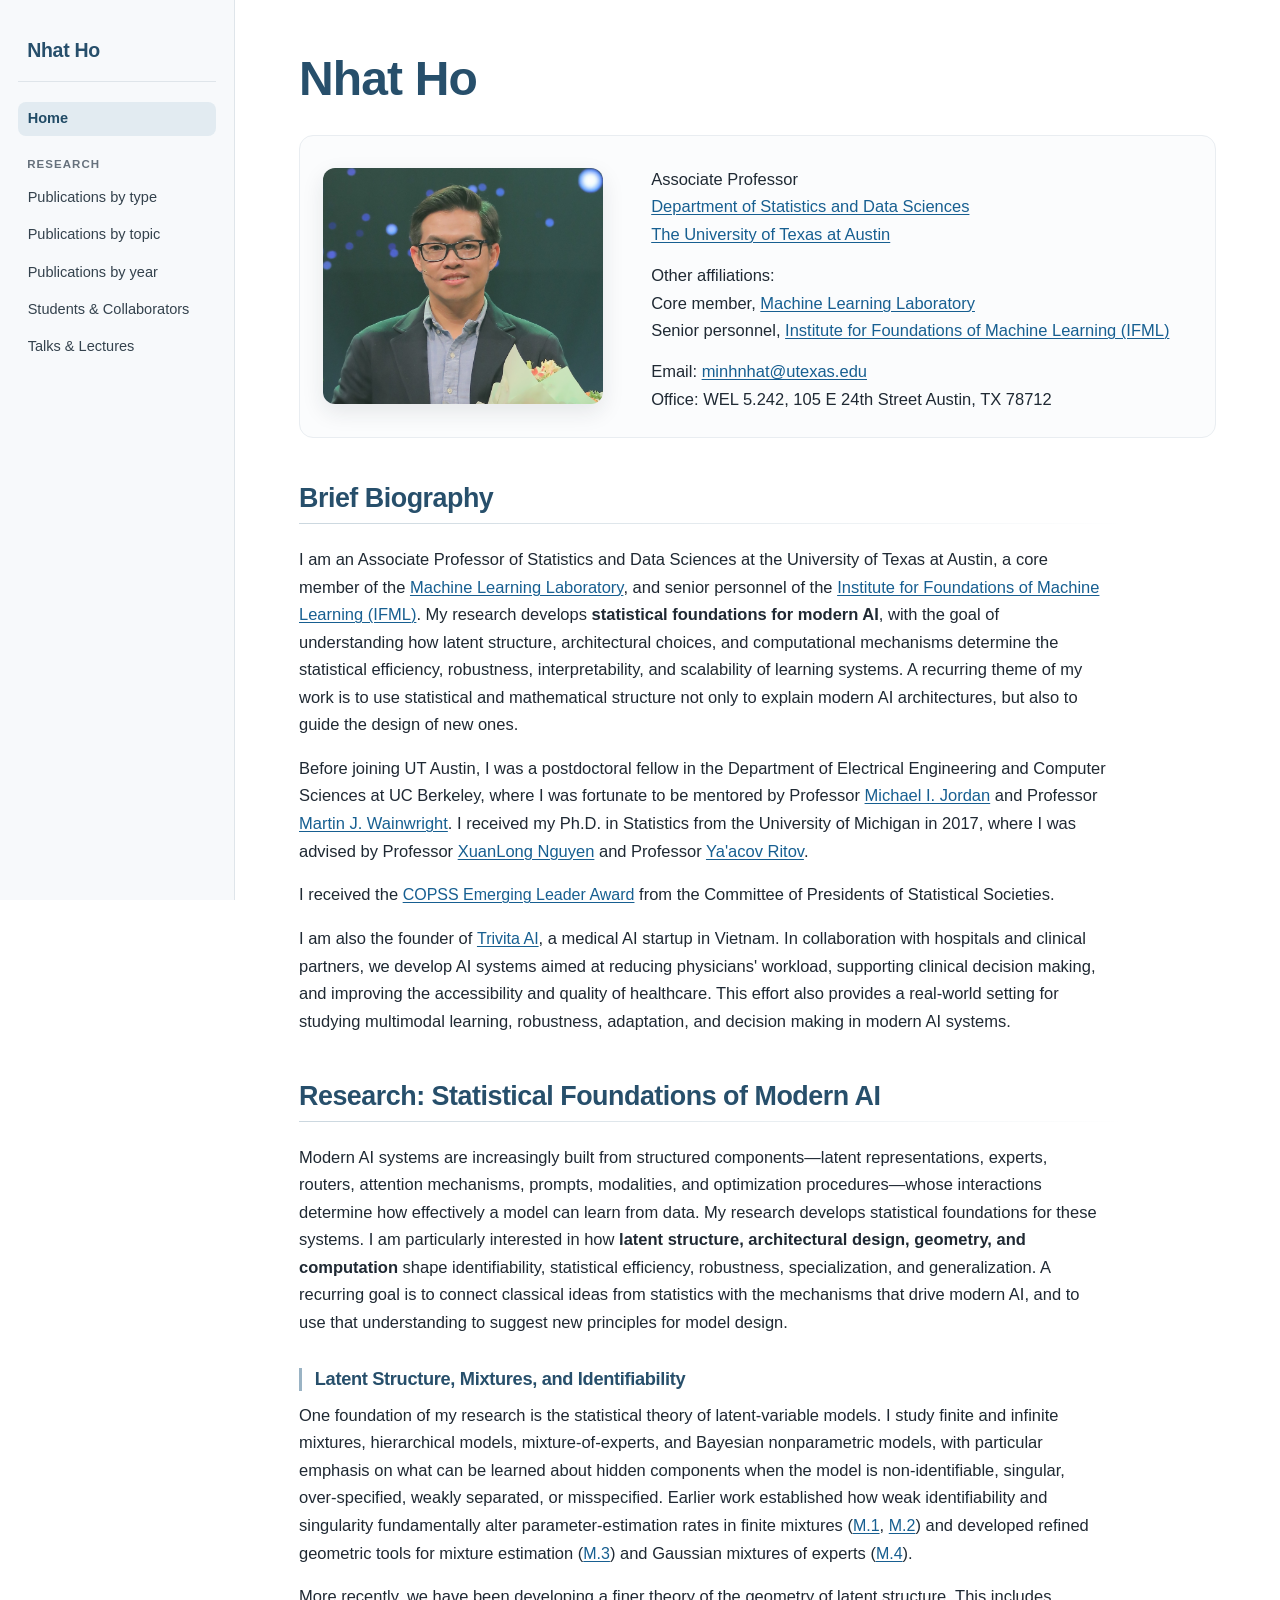
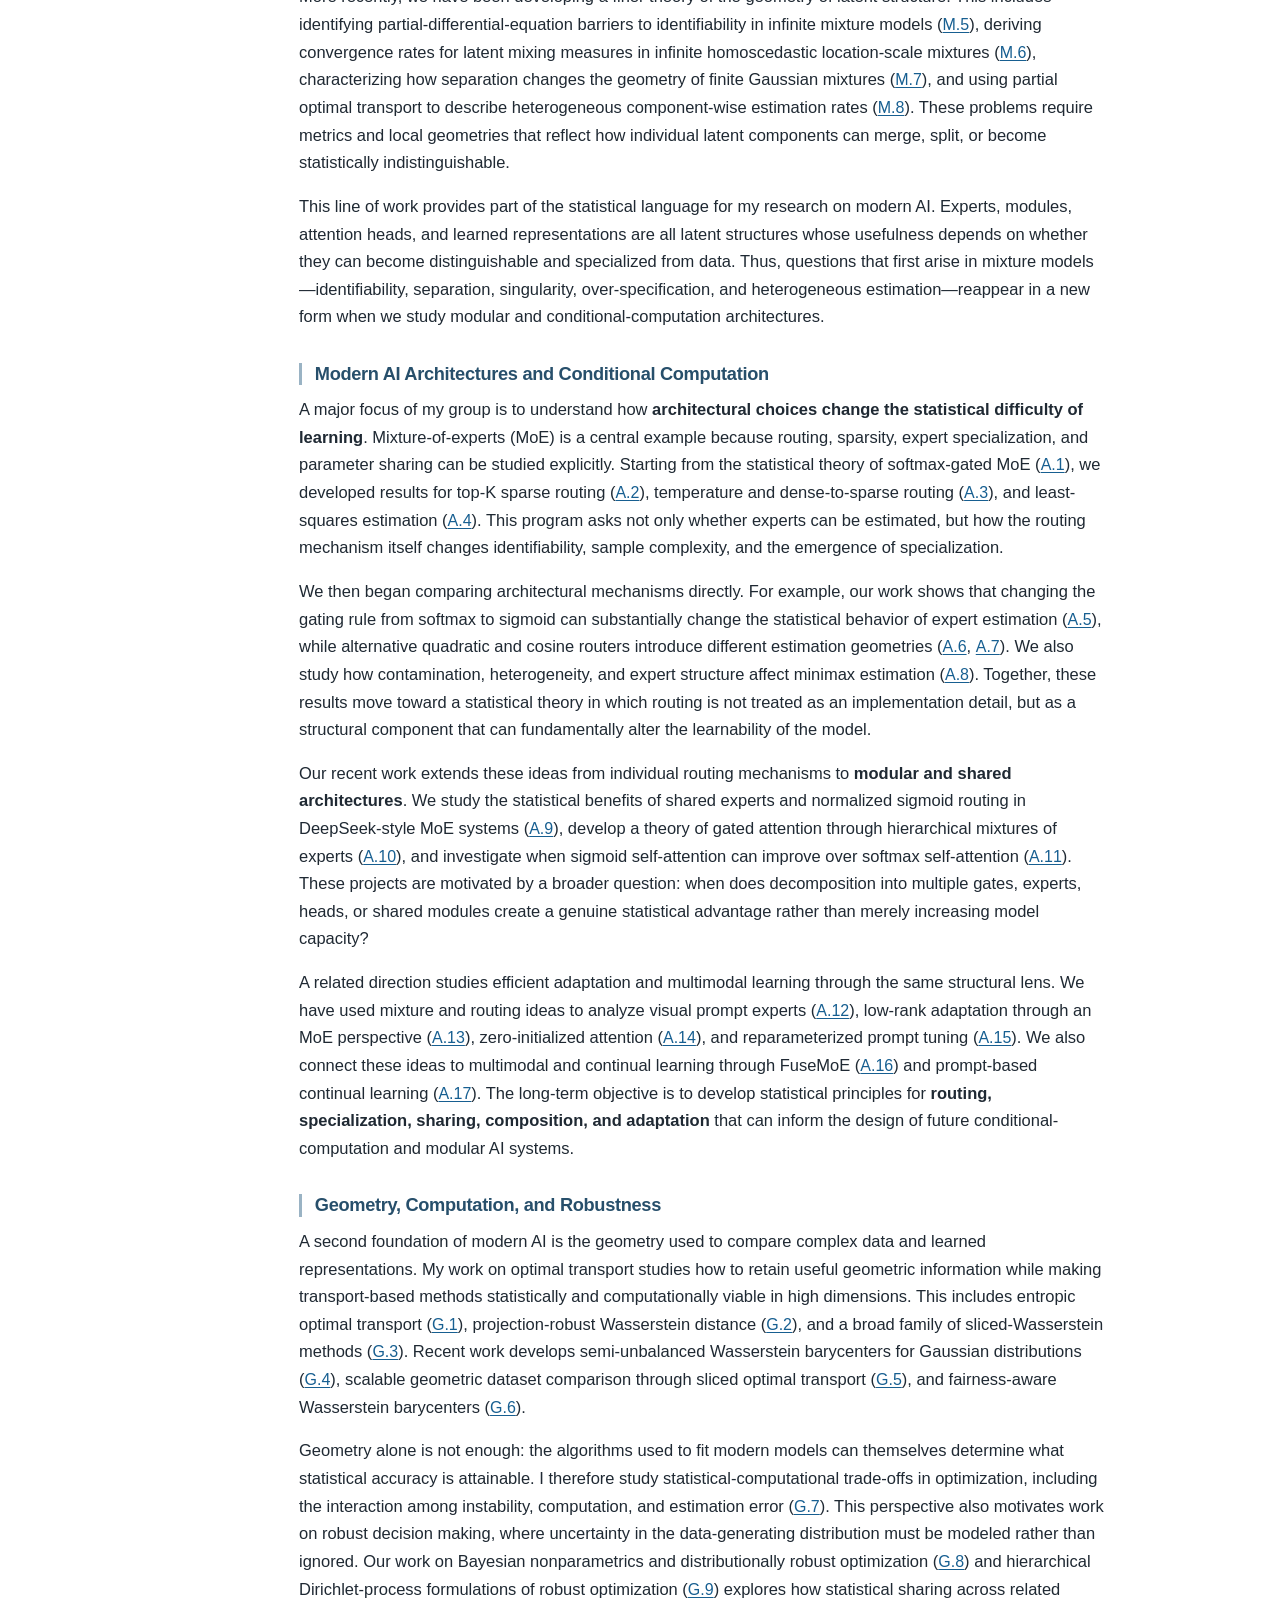
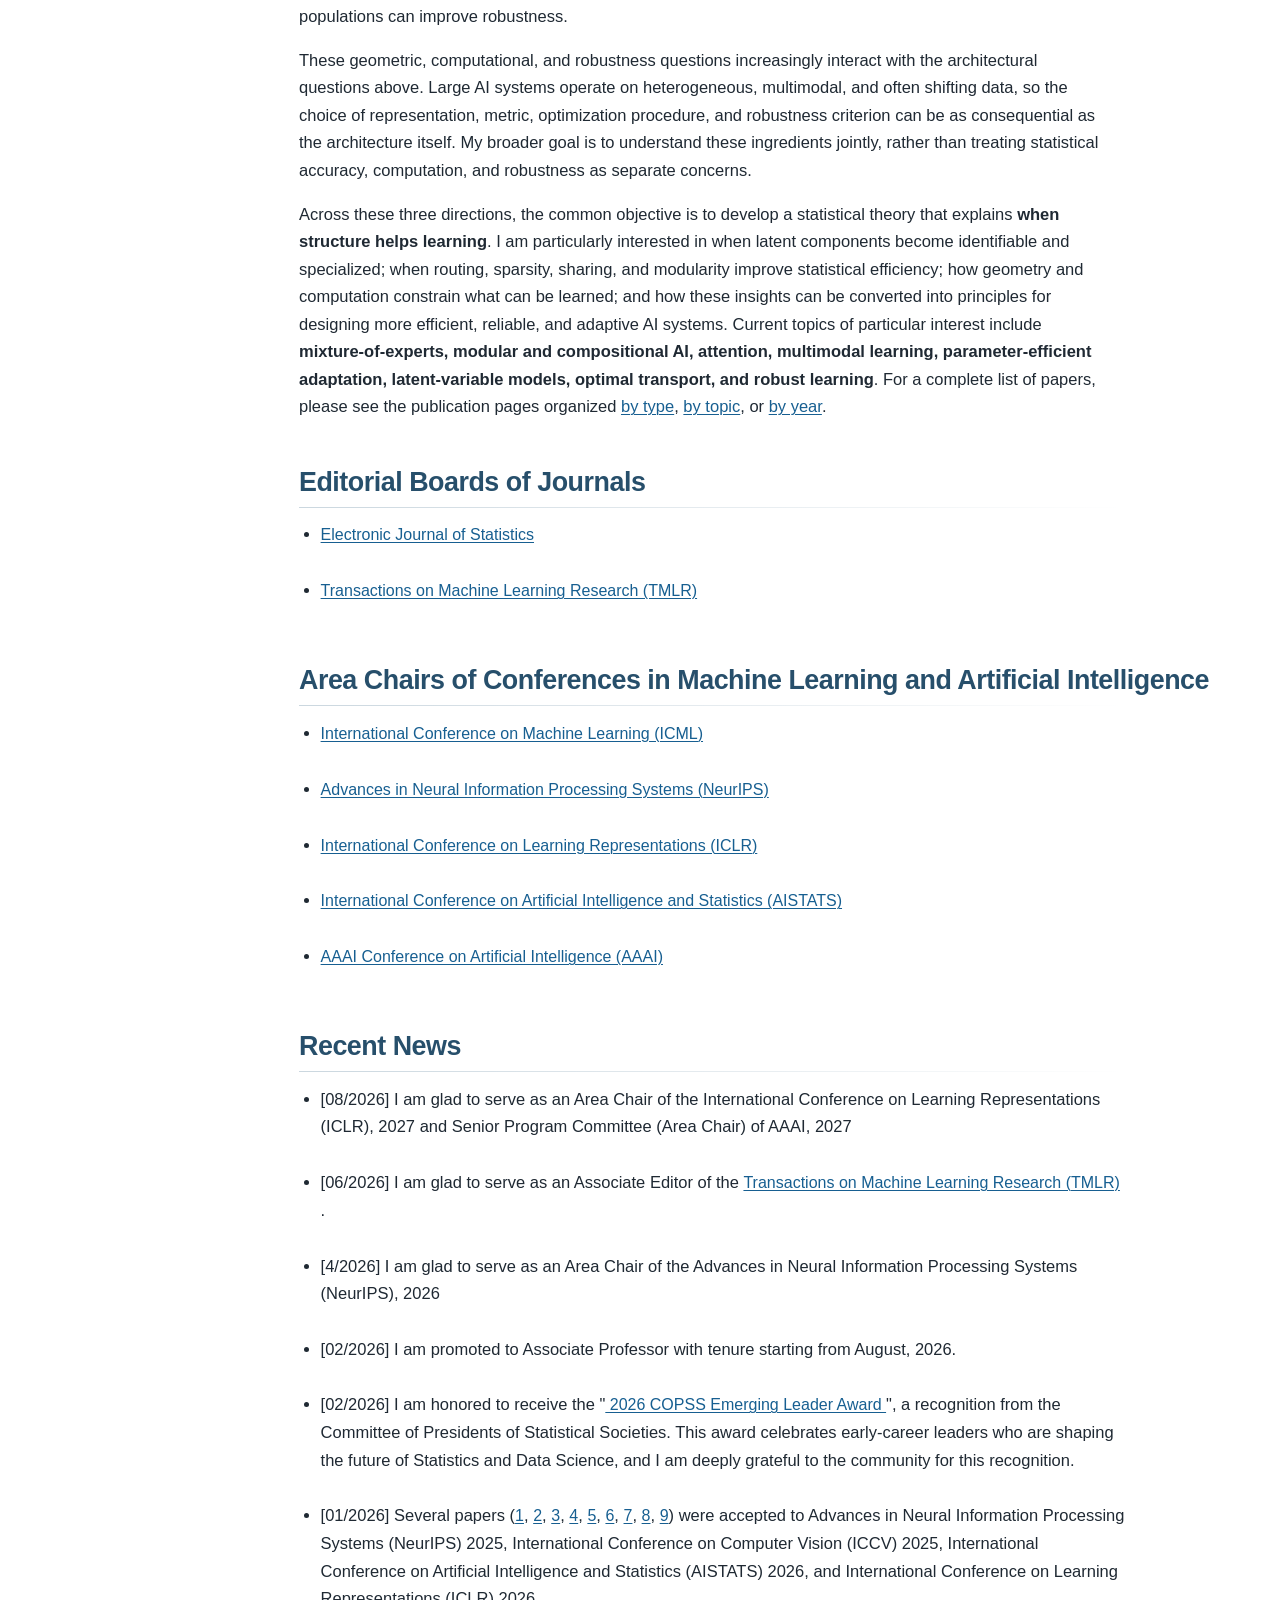
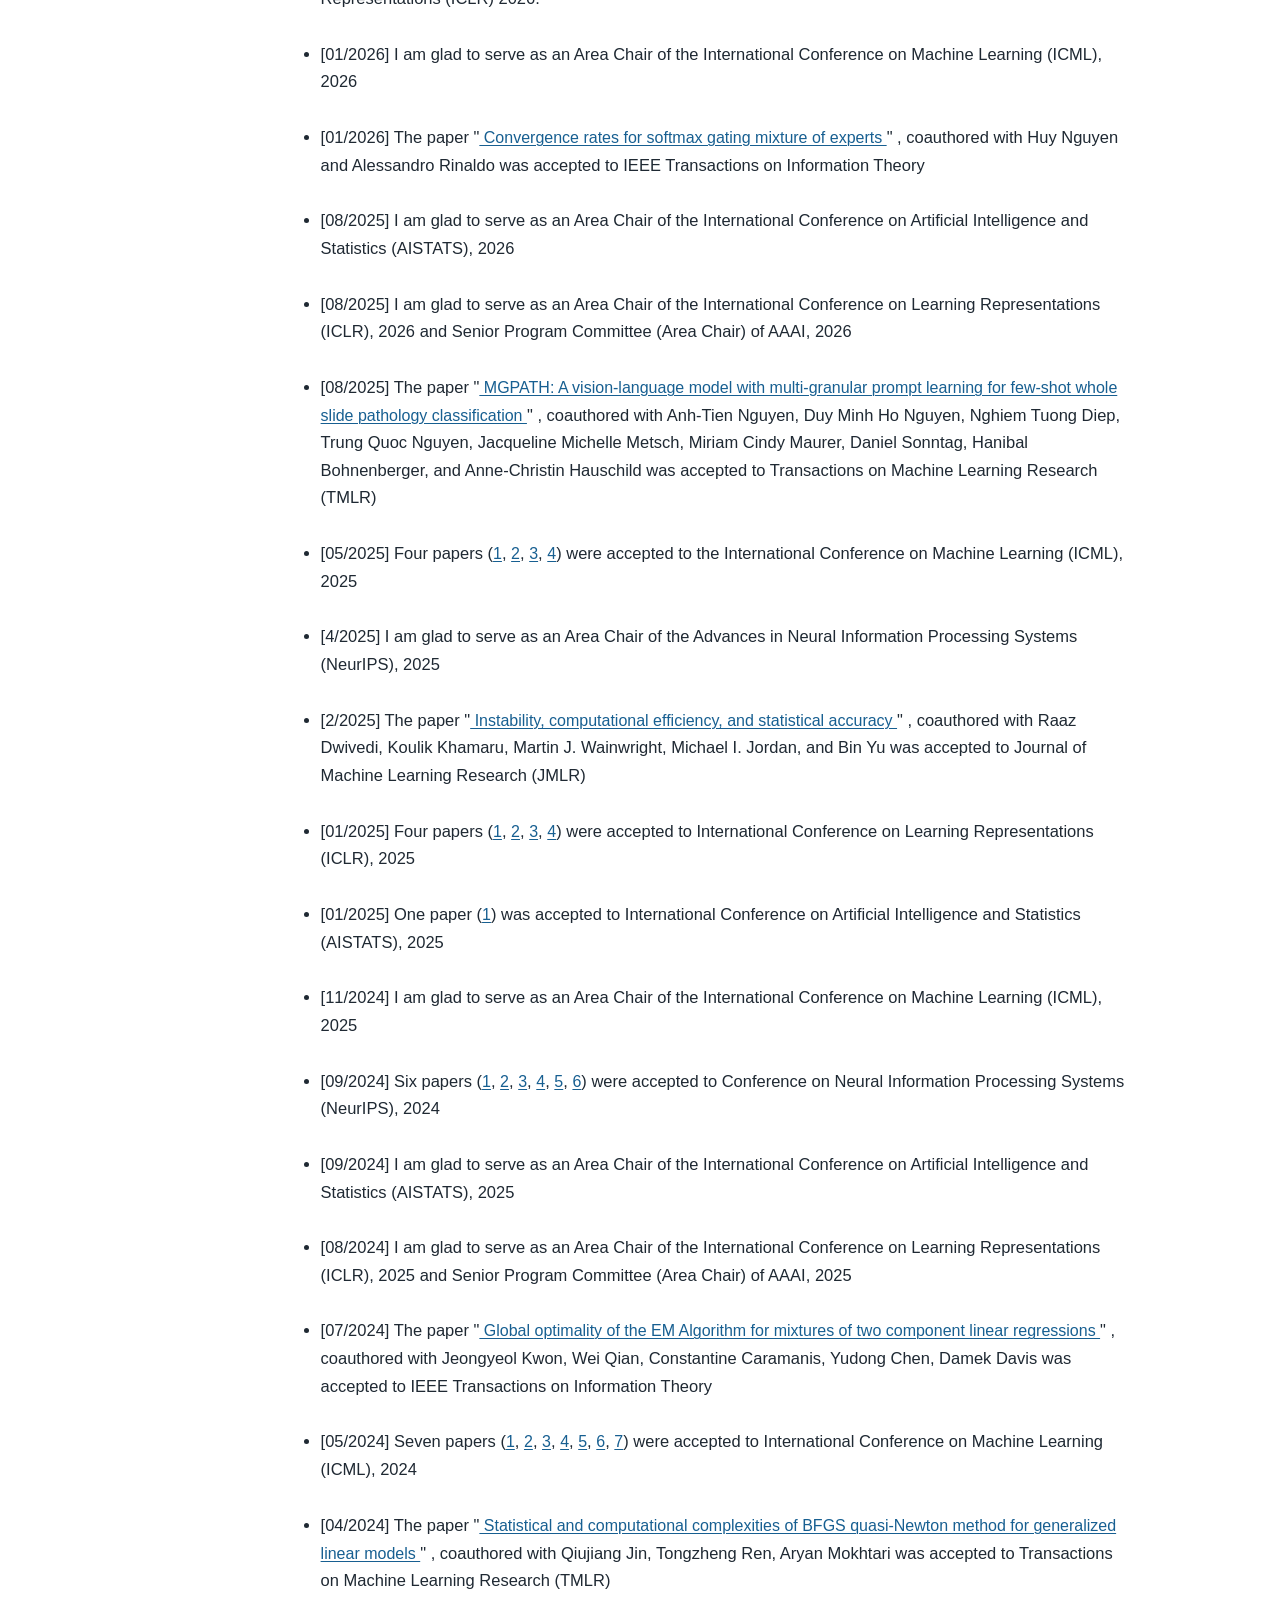
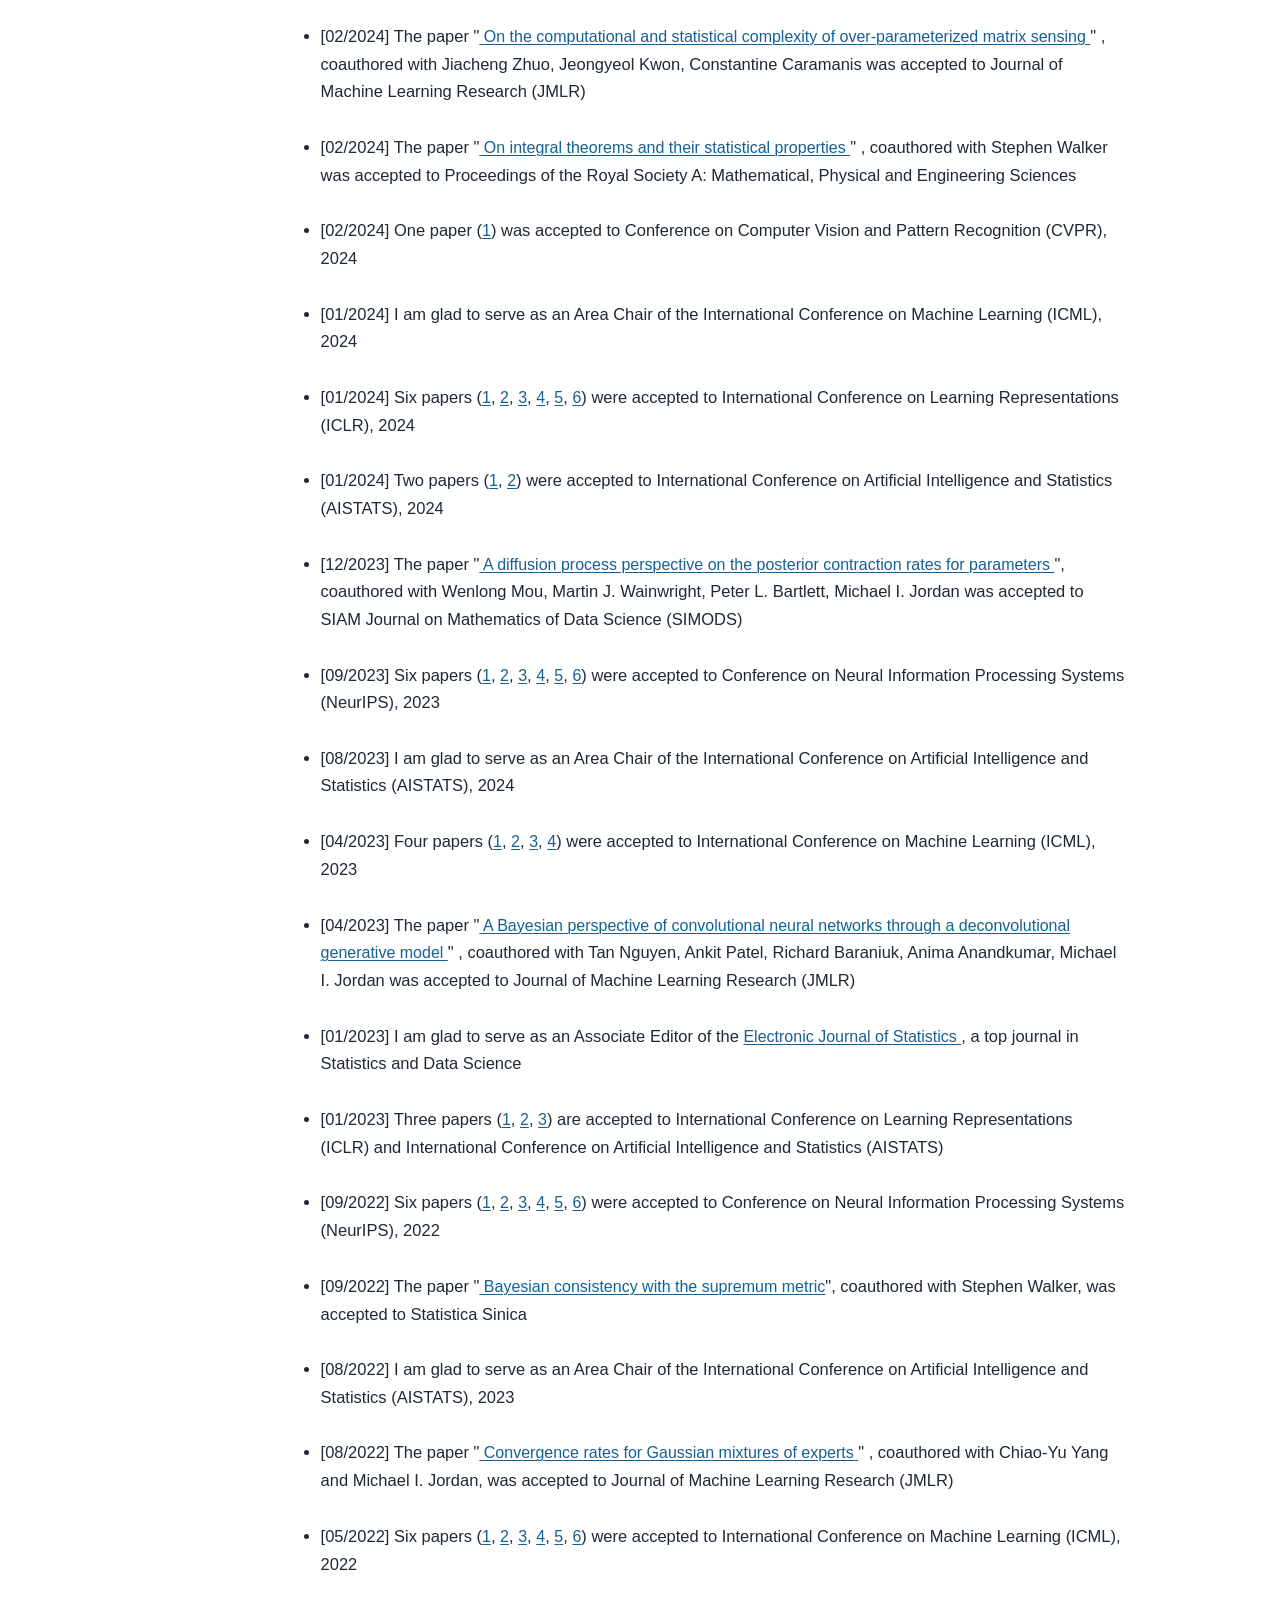
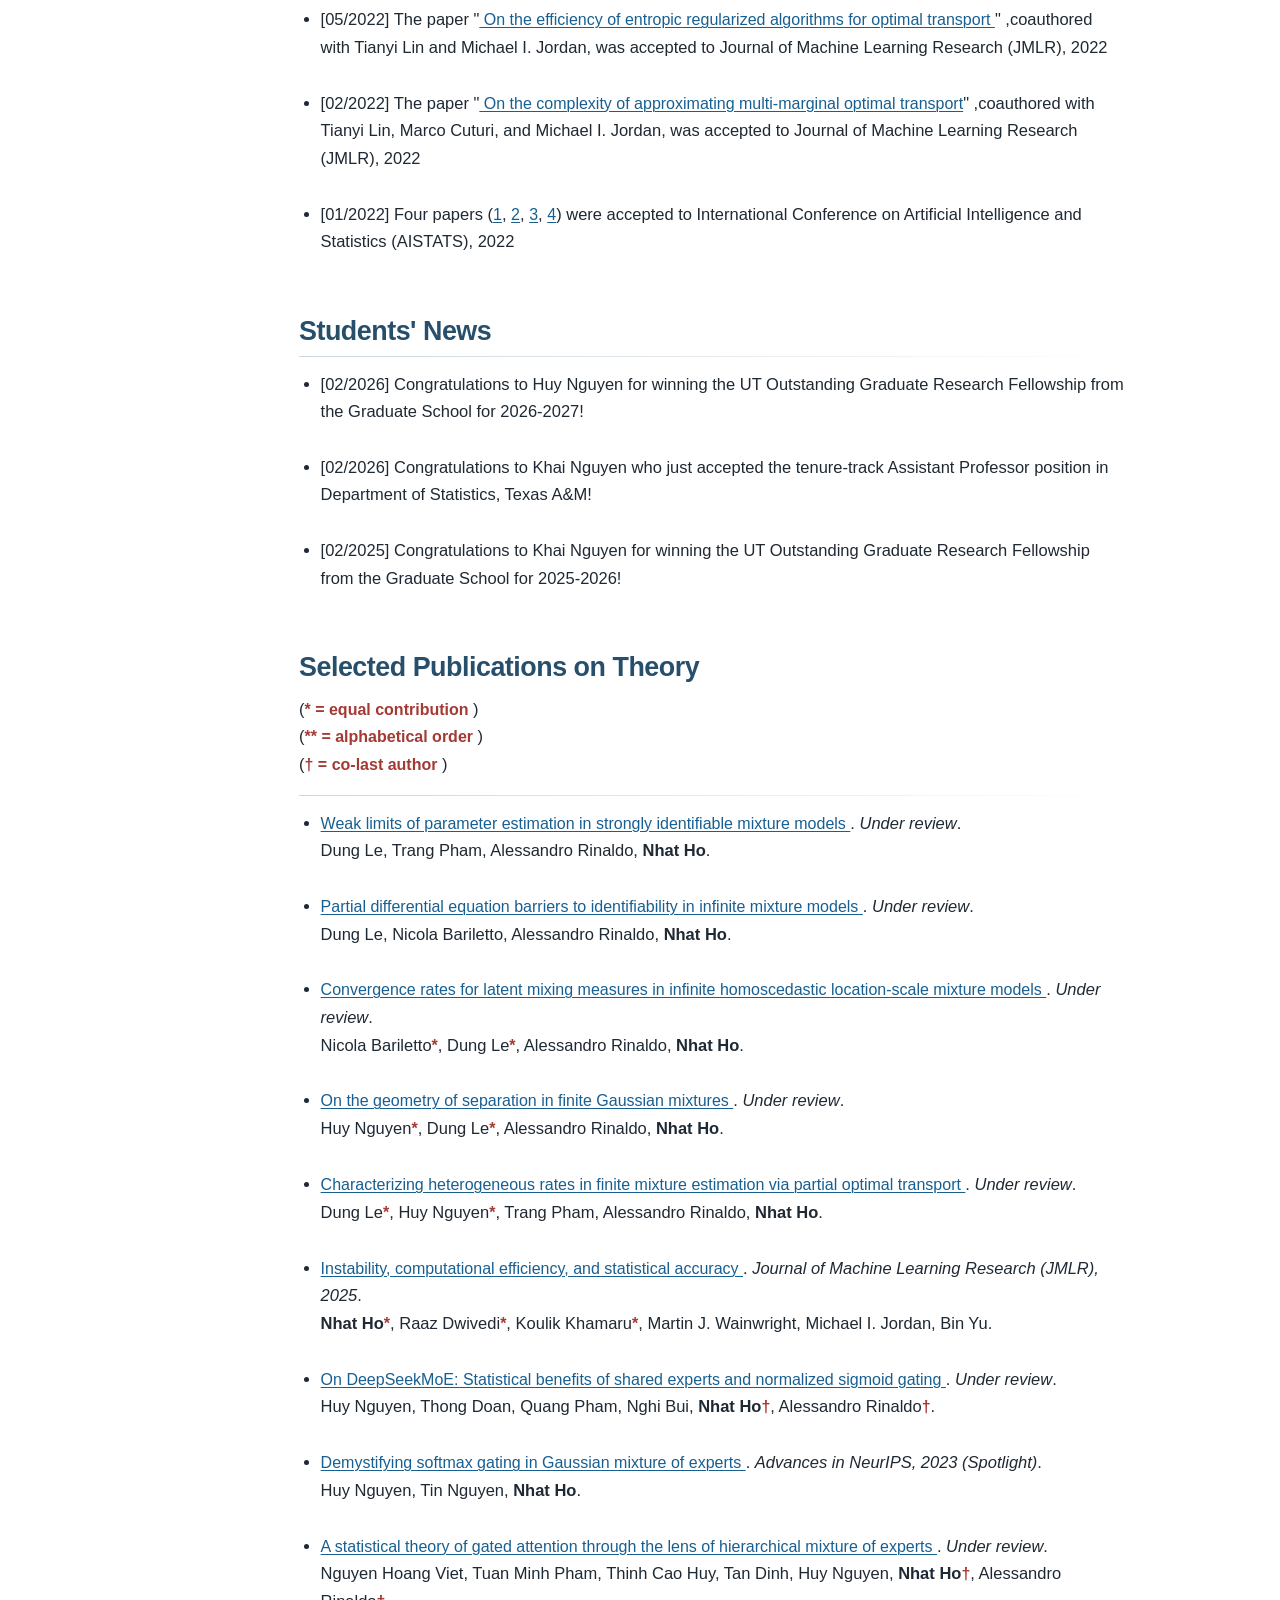
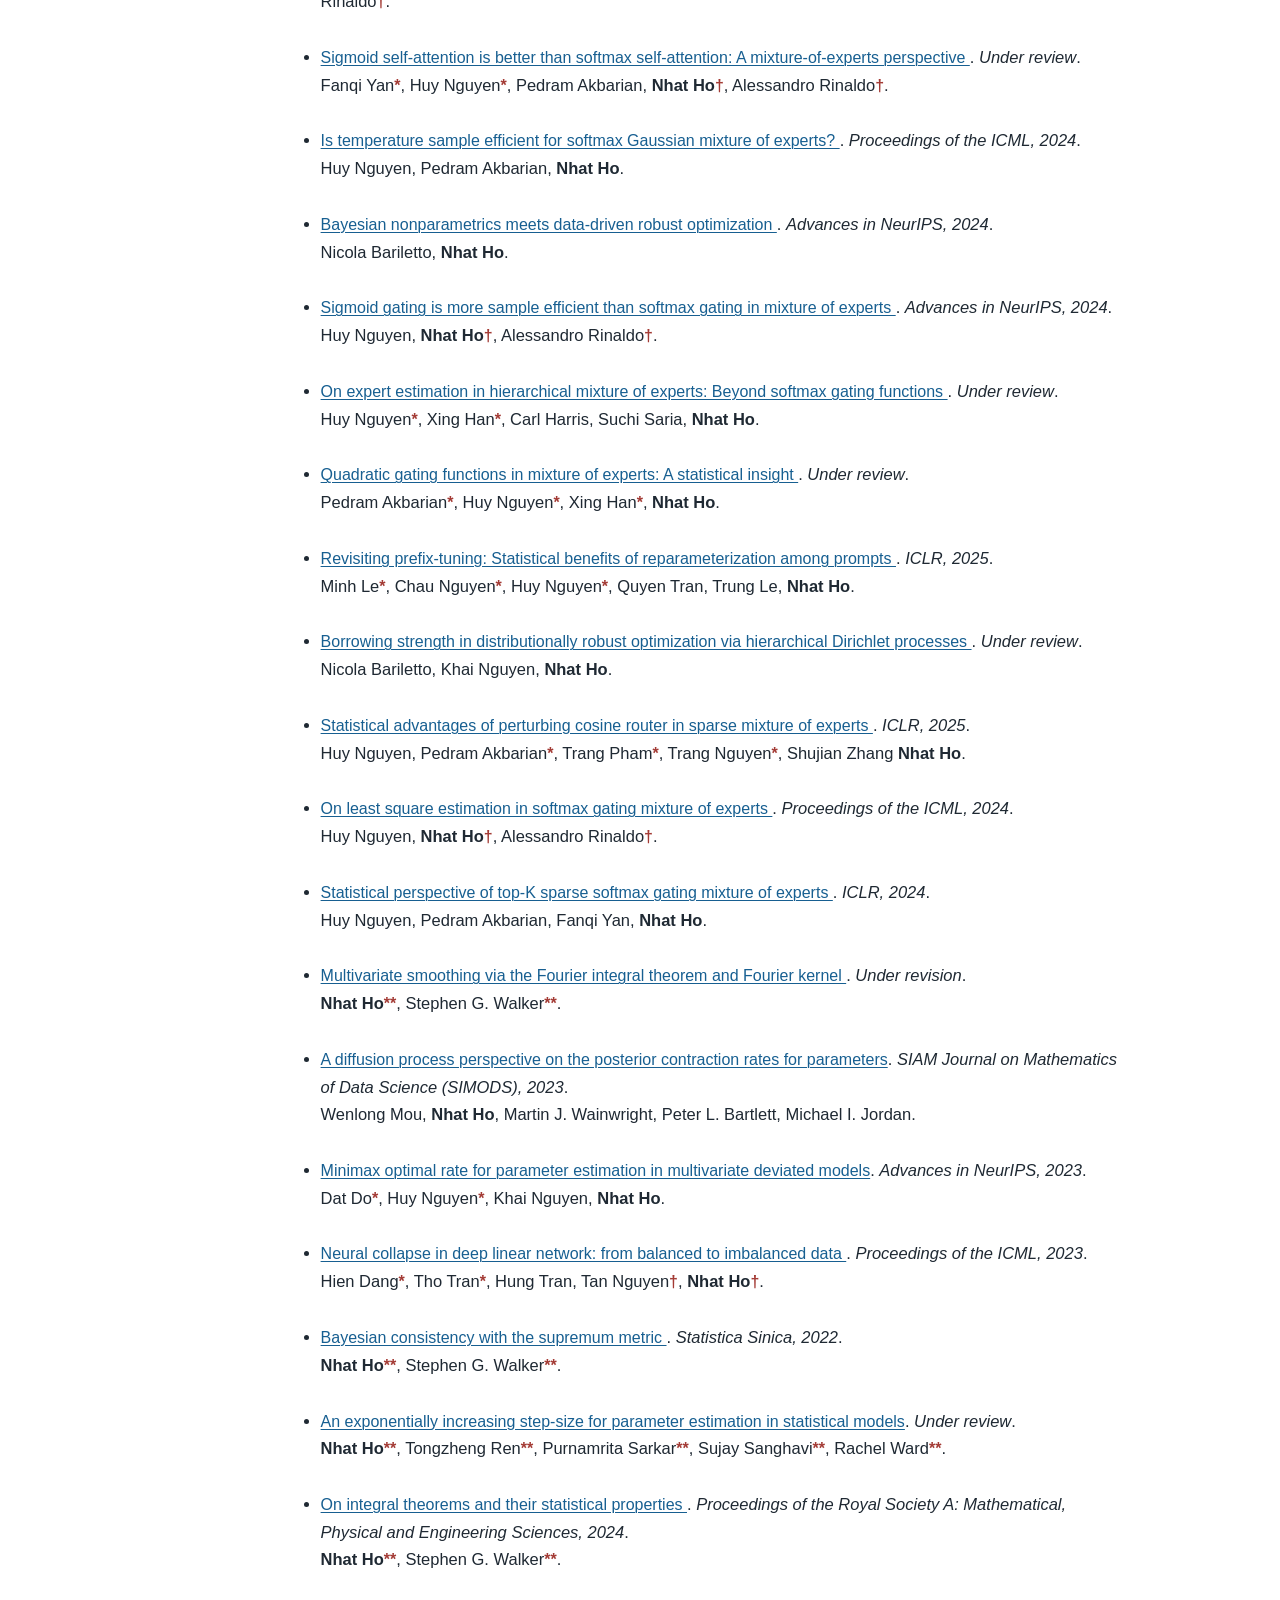
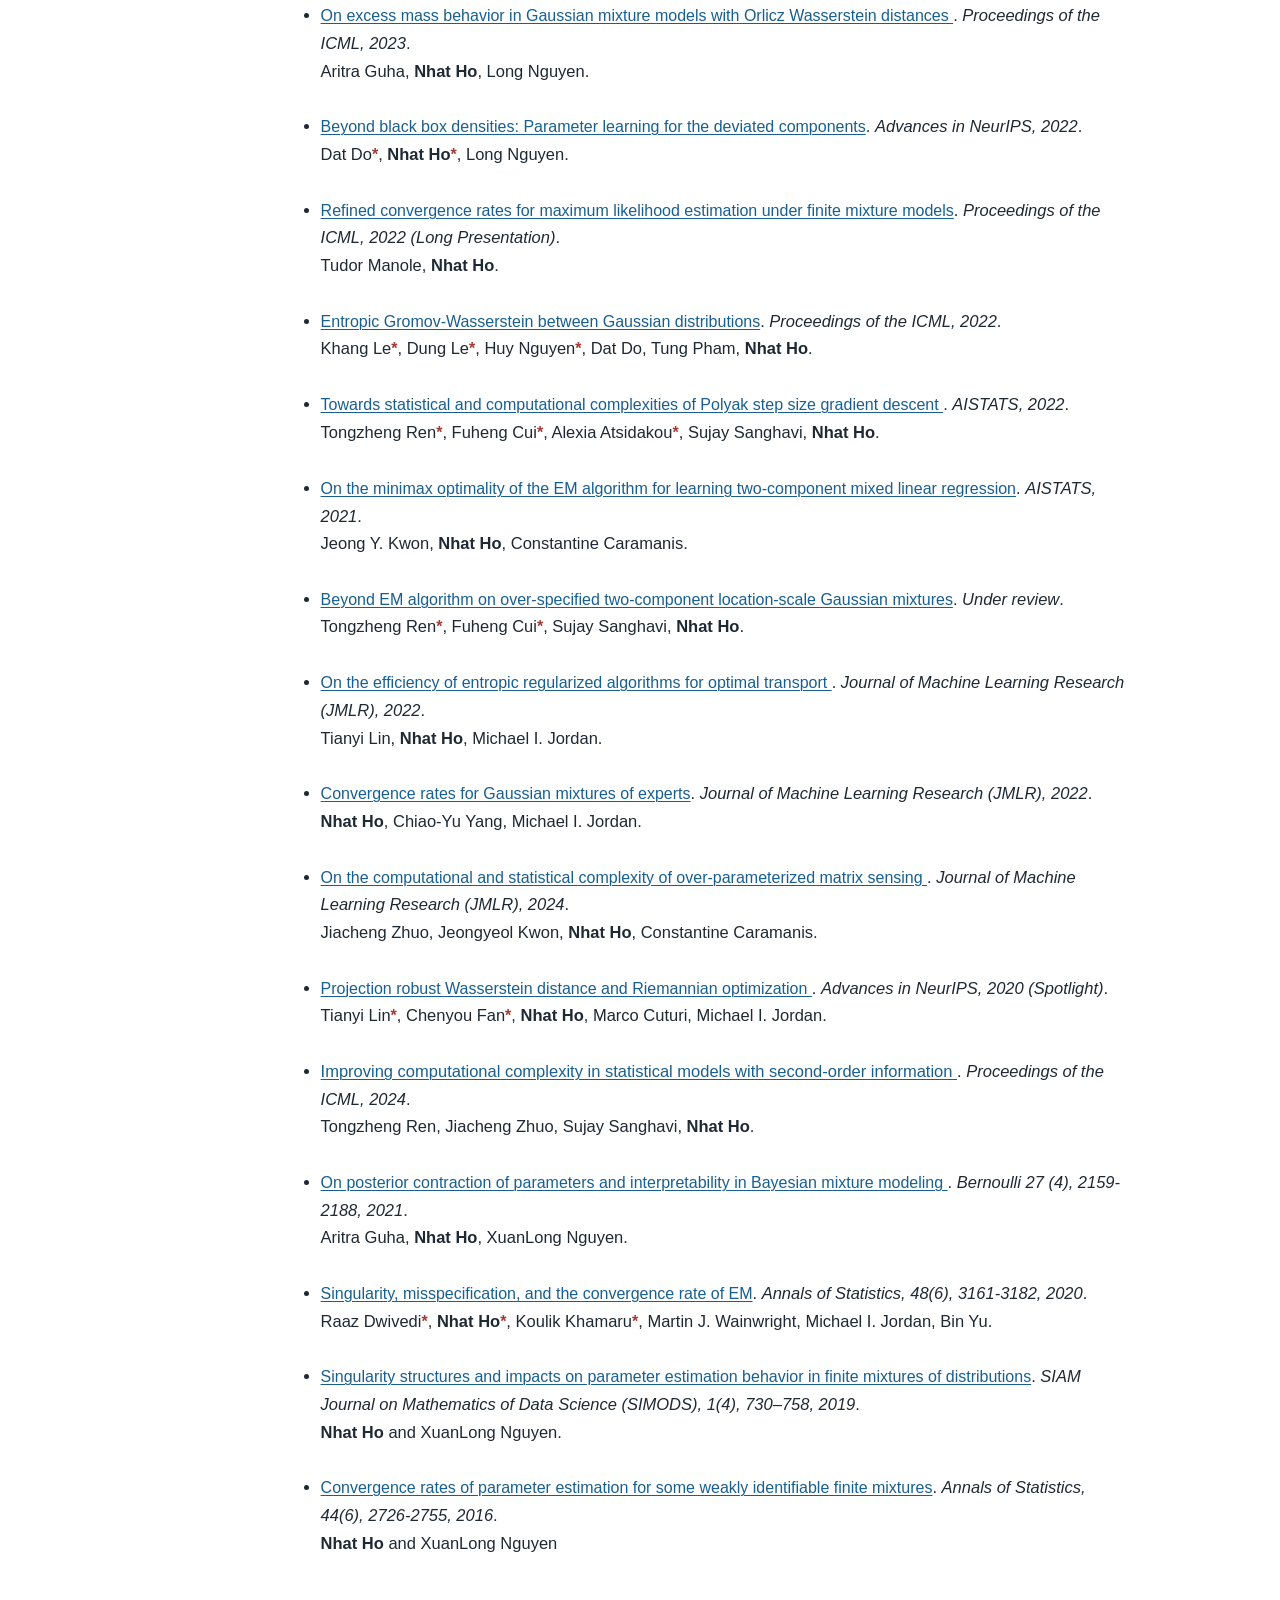
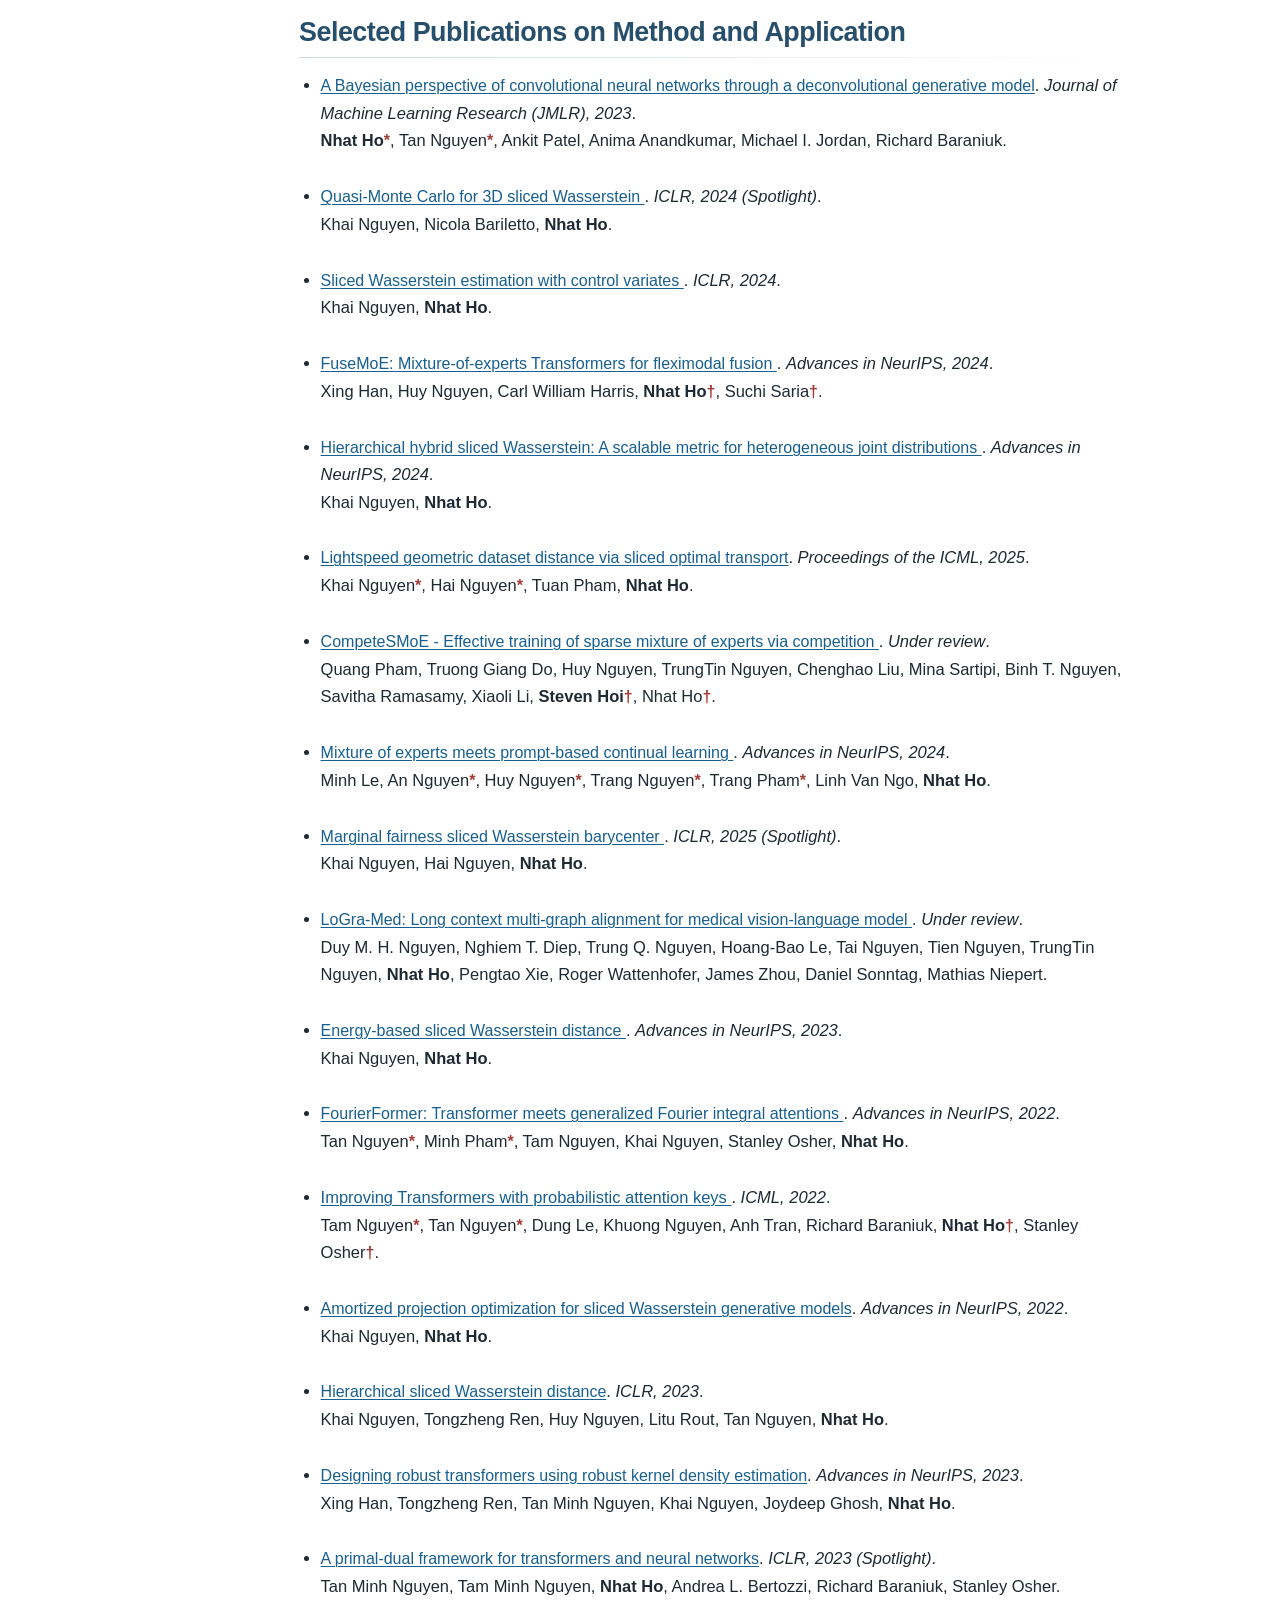
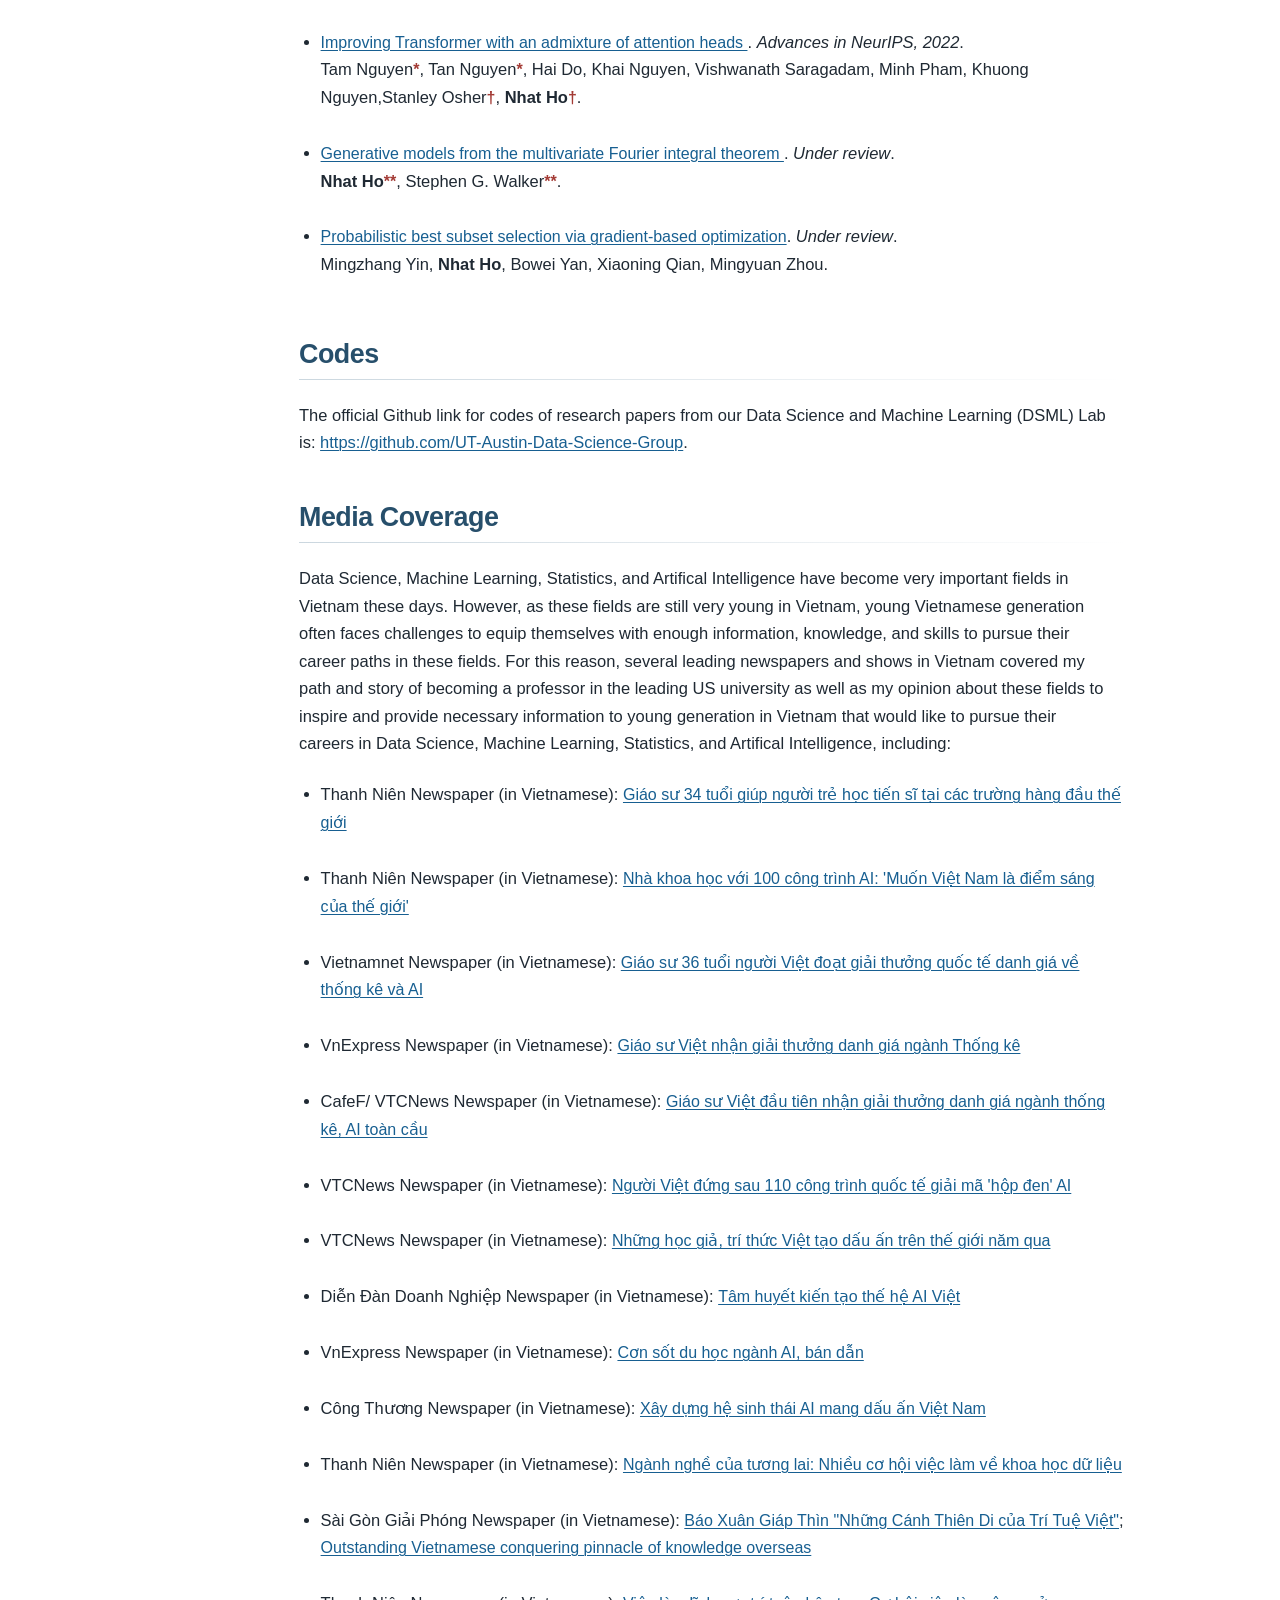
<file: index.html>
<!doctype html>
<html lang="en">
<head>




<meta charset="utf-8"/><meta content="width=device-width, initial-scale=1" name="viewport"/><meta content="Nhat Ho is an Associate Professor of Statistics and Data Sciences at The University of Texas at Austin. His research develops statistical foundations for modern AI, latent-variable models, mixture-of-experts, optimal transport, and scalable learning." name="description"/><link href="jemdoc.css" rel="stylesheet"/><title>Nhat Ho | Statistical Foundations of Modern AI</title></head>
<body>
<div id="site-shell"><aside id="layout-menu"><div class="site-name"><a href="index.html">Nhat Ho</a></div><nav aria-label="Primary navigation" class="primary-nav"><div class="menu-item"><a aria-current="page" class="current" href="index.html">Home</a></div><div class="menu-label">Research</div><div class="menu-item"><a href="publications_type.html">Publications by type</a></div><div class="menu-item"><a href="publications_topics.html">Publications by topic</a></div><div class="menu-item"><a href="publications_year.html">Publications by year</a></div><div class="menu-item"><a href="collaborators.html">Students &amp; Collaborators</a></div><div class="menu-item"><a href="workshops.html">Talks &amp; Lectures</a></div></nav></aside><main id="layout-content">
<h1>Nhat Ho</h1>
<section aria-label="Profile" class="profile-card"><div class="profile-photo"><img alt="Nhat Ho" loading="eager" src="Nhat_Ho_Profile.jpg"/></div><div class="profile-details"><p>Associate Professor <br/>
<a href="https://stat.utexas.edu/">Department of Statistics and Data Sciences</a> <br>
<a href="https://www.utexas.edu/">The University of Texas at Austin</a> <br/></p>
<p>Other affiliations: <br/>
Core member, <a href="https://ml.utexas.edu/about">Machine Learning Laboratory</a> <br/>
Senior personnel, <a href="https://www.ifml.institute/">Institute for Foundations of Machine Learning (IFML)</a> <br/></p>
<p>Email: <a href="mailto:minhnhat@utexas.edu">minhnhat@utexas.edu</a> <br/>
Office: WEL 5.242, 105 E 24th Street Austin, TX 78712 </p>
</div></section>
<h2>Brief Biography</h2>
<hr/>
<p>I am an Associate Professor of Statistics and Data Sciences at the University of Texas at Austin, a core member of the <a href="https://ml.utexas.edu/about">Machine Learning Laboratory</a>, and senior personnel of the <a href="https://www.ifml.institute/">Institute for Foundations of Machine Learning (IFML)</a>. My research develops <b>statistical foundations for modern AI</b>, with the goal of understanding how latent structure, architectural choices, and computational mechanisms determine the statistical efficiency, robustness, interpretability, and scalability of learning systems. A recurring theme of my work is to use statistical and mathematical structure not only to explain modern AI architectures, but also to guide the design of new ones.</p>
<p>Before joining UT Austin, I was a postdoctoral fellow in the Department of Electrical Engineering and Computer Sciences at UC Berkeley, where I was fortunate to be mentored by Professor <a href="https://people.eecs.berkeley.edu/~jordan/">Michael I. Jordan</a> and Professor <a href="http://people.eecs.berkeley.edu/~wainwrig/">Martin J. Wainwright</a>. I received my Ph.D. in Statistics from the University of Michigan in 2017, where I was advised by Professor <a href="http://dept.stat.lsa.umich.edu/~xuanlong/">XuanLong Nguyen</a> and Professor <a href="http://www-personal.umich.edu/~yritov/jr.html">Ya'acov Ritov</a>.</p>
<p>I received the <a href="https://community.amstat.org/copss/awards/leadership-academy"><font color="blue" size="+0.3">COPSS Emerging Leader Award</font></a> from the Committee of Presidents of Statistical Societies.</p>
<p>I am also the founder of <a href="https://trivita.ai/en/"><font color="blue" size="+0.3">Trivita AI</font></a>, a medical AI startup in Vietnam. In collaboration with hospitals and clinical partners, we develop AI systems aimed at reducing physicians' workload, supporting clinical decision making, and improving the accessibility and quality of healthcare. This effort also provides a real-world setting for studying multimodal learning, robustness, adaptation, and decision making in modern AI systems.</p>
<h2>Research: Statistical Foundations of Modern AI</h2>
<hr/>
<p>Modern AI systems are increasingly built from structured components—latent representations, experts, routers, attention mechanisms, prompts, modalities, and optimization procedures—whose interactions determine how effectively a model can learn from data. My research develops statistical foundations for these systems. I am particularly interested in how <b>latent structure, architectural design, geometry, and computation</b> shape identifiability, statistical efficiency, robustness, specialization, and generalization. A recurring goal is to connect classical ideas from statistics with the mechanisms that drive modern AI, and to use that understanding to suggest new principles for model design.</p>
<h3>Latent Structure, Mixtures, and Identifiability</h3>
<p>One foundation of my research is the statistical theory of latent-variable models. I study finite and infinite mixtures, hierarchical models, mixture-of-experts, and Bayesian nonparametric models, with particular emphasis on what can be learned about hidden components when the model is non-identifiable, singular, over-specified, weakly separated, or misspecified. Earlier work established how weak identifiability and singularity fundamentally alter parameter-estimation rates in finite mixtures (<a href="AoS_2016.pdf"><font color="blue" size="+0.3">M.1</font></a>, <a href="https://arxiv.org/pdf/1810.00828.pdf"><font color="blue" size="+0.3">M.2</font></a>) and developed refined geometric tools for mixture estimation (<a href="Refined_metric.pdf"><font color="blue" size="+0.3">M.3</font></a>) and Gaussian mixtures of experts (<a href="Mixture_Experts_Arxiv.pdf"><font color="blue" size="+0.3">M.4</font></a>).</p>
<p>More recently, we have been developing a finer theory of the geometry of latent structure. This includes identifying partial-differential-equation barriers to identifiability in infinite mixture models (<a href="Identifiability_Infinite_Mixture_final.pdf"><font color="blue" size="+0.3">M.5</font></a>), deriving convergence rates for latent mixing measures in infinite homoscedastic location-scale mixtures (<a href="Infinite_Shared_Scale_Mixture_v2.pdf"><font color="blue" size="+0.3">M.6</font></a>), characterizing how separation changes the geometry of finite Gaussian mixtures (<a href="https://arxiv.org/pdf/2606.16179"><font color="blue" size="+0.3">M.7</font></a>), and using partial optimal transport to describe heterogeneous component-wise estimation rates (<a href="https://arxiv.org/abs/2609.16622"><font color="blue" size="+0.3">M.8</font></a>). These problems require metrics and local geometries that reflect how individual latent components can merge, split, or become statistically indistinguishable.</p>
<p>This line of work provides part of the statistical language for my research on modern AI. Experts, modules, attention heads, and learned representations are all latent structures whose usefulness depends on whether they can become distinguishable and specialized from data. Thus, questions that first arise in mixture models—identifiability, separation, singularity, over-specification, and heterogeneous estimation—reappear in a new form when we study modular and conditional-computation architectures.</p>
<h3>Modern AI Architectures and Conditional Computation</h3>
<p>A major focus of my group is to understand how <b>architectural choices change the statistical difficulty of learning</b>. Mixture-of-experts (MoE) is a central example because routing, sparsity, expert specialization, and parameter sharing can be studied explicitly. Starting from the statistical theory of softmax-gated MoE (<a href="https://arxiv.org/pdf/2305.03288.pdf"><font color="blue" size="+0.3">A.1</font></a>), we developed results for top-K sparse routing (<a href="https://openreview.net/forum?id=jvtmdK69KQ"><font color="blue" size="+0.3">A.2</font></a>), temperature and dense-to-sparse routing (<a href="https://arxiv.org/pdf/2401.13875.pdff"><font color="blue" size="+0.3">A.3</font></a>), and least-squares estimation (<a href="https://arxiv.org/abs/2402.02952"><font color="blue" size="+0.3">A.4</font></a>). This program asks not only whether experts can be estimated, but how the routing mechanism itself changes identifiability, sample complexity, and the emergence of specialization.</p>
<p>We then began comparing architectural mechanisms directly. For example, our work shows that changing the gating rule from softmax to sigmoid can substantially change the statistical behavior of expert estimation (<a href="Sigmoid_MoE.pdf"><font color="blue" size="+0.3">A.5</font></a>), while alternative quadratic and cosine routers introduce different estimation geometries (<a href="https://arxiv.org/abs/2410.11222"><font color="blue" size="+0.3">A.6</font></a>, <a href="Cosine_MoE_v2.pdf"><font color="blue" size="+0.3">A.7</font></a>). We also study how contamination, heterogeneity, and expert structure affect minimax estimation (<a href="https://arxiv.org/abs/2410.12258"><font color="blue" size="+0.3">A.8</font></a>). Together, these results move toward a statistical theory in which routing is not treated as an implementation detail, but as a structural component that can fundamentally alter the learnability of the model.</p>
<p>Our recent work extends these ideas from individual routing mechanisms to <b>modular and shared architectures</b>. We study the statistical benefits of shared experts and normalized sigmoid routing in DeepSeek-style MoE systems (<a href="DeepSeekMoE_Gaussian.pdf"><font color="blue" size="+0.3">A.9</font></a>), develop a theory of gated attention through hierarchical mixtures of experts (<a href="https://www.arxiv.org/abs/2602.01468"><font color="blue" size="+0.3">A.10</font></a>), and investigate when sigmoid self-attention can improve over softmax self-attention (<a href="https://arxiv.org/abs/2502.00281"><font color="blue" size="+0.3">A.11</font></a>). These projects are motivated by a broader question: when does decomposition into multiple gates, experts, heads, or shared modules create a genuine statistical advantage rather than merely increasing model capacity?</p>
<p>A related direction studies efficient adaptation and multimodal learning through the same structural lens. We have used mixture and routing ideas to analyze visual prompt experts (<a href="https://arxiv.org/pdf/2501.18936"><font color="blue" size="+0.3">A.12</font></a>), low-rank adaptation through an MoE perspective (<a href="https://arxiv.org/abs/2502.03044"><font color="blue" size="+0.3">A.13</font></a>), zero-initialized attention (<a href="http://arxiv.org/abs/2502.03029"><font color="blue" size="+0.3">A.14</font></a>), and reparameterized prompt tuning (<a href="https://arxiv.org/abs/2410.02200"><font color="blue" size="+0.3">A.15</font></a>). We also connect these ideas to multimodal and continual learning through FuseMoE (<a href="https://arxiv.org/pdf/2402.03226.pdf"><font color="blue" size="+0.3">A.16</font></a>) and prompt-based continual learning (<a href="MoE_Continual_Learning.pdf"><font color="blue" size="+0.3">A.17</font></a>). The long-term objective is to develop statistical principles for <b>routing, specialization, sharing, composition, and adaptation</b> that can inform the design of future conditional-computation and modular AI systems.</p>
<h3>Geometry, Computation, and Robustness</h3>
<p>A second foundation of modern AI is the geometry used to compare complex data and learned representations. My work on optimal transport studies how to retain useful geometric information while making transport-based methods statistically and computationally viable in high dimensions. This includes entropic optimal transport (<a href="https://arxiv.org/pdf/1906.01437.pdf"><font color="blue" size="+0.3">G.1</font></a>), projection-robust Wasserstein distance (<a href="https://arxiv.org/pdf/2006.07458.pdf"><font color="blue" size="+0.3">G.2</font></a>), and a broad family of sliced-Wasserstein methods (<a href="Energy_sliced.pdf"><font color="blue" size="+0.3">G.3</font></a>). Recent work develops semi-unbalanced Wasserstein barycenters for Gaussian distributions (<a href="https://arxiv.org/abs/2410.08117"><font color="blue" size="+0.3">G.4</font></a>), scalable geometric dataset comparison through sliced optimal transport (<a href="https://arxiv.org/abs/2501.18901"><font color="blue" size="+0.3">G.5</font></a>), and fairness-aware Wasserstein barycenters (<a href="https://arxiv.org/abs/2405.07482"><font color="blue" size="+0.3">G.6</font></a>).</p>
<p>Geometry alone is not enough: the algorithms used to fit modern models can themselves determine what statistical accuracy is attainable. I therefore study statistical-computational trade-offs in optimization, including the interaction among instability, computation, and estimation error (<a href="https://arxiv.org/pdf/2005.11411.pdf"><font color="blue" size="+0.3">G.7</font></a>). This perspective also motivates work on robust decision making, where uncertainty in the data-generating distribution must be modeled rather than ignored. Our work on Bayesian nonparametrics and distributionally robust optimization (<a href="https://arxiv.org/abs/2401.15771"><font color="blue" size="+0.3">G.8</font></a>) and hierarchical Dirichlet-process formulations of robust optimization (<a href="HDP_optimization.pdf"><font color="blue" size="+0.3">G.9</font></a>) explores how statistical sharing across related populations can improve robustness.</p>
<p>These geometric, computational, and robustness questions increasingly interact with the architectural questions above. Large AI systems operate on heterogeneous, multimodal, and often shifting data, so the choice of representation, metric, optimization procedure, and robustness criterion can be as consequential as the architecture itself. My broader goal is to understand these ingredients jointly, rather than treating statistical accuracy, computation, and robustness as separate concerns.</p>
<p>Across these three directions, the common objective is to develop a statistical theory that explains <b>when structure helps learning</b>. I am particularly interested in when latent components become identifiable and specialized; when routing, sparsity, sharing, and modularity improve statistical efficiency; how geometry and computation constrain what can be learned; and how these insights can be converted into principles for designing more efficient, reliable, and adaptive AI systems. Current topics of particular interest include <b>mixture-of-experts, modular and compositional AI, attention, multimodal learning, parameter-efficient adaptation, latent-variable models, optimal transport, and robust learning</b>. For a complete list of papers, please see the publication pages organized <a href="publications_type.html">by type</a>, <a href="publications_topics.html">by topic</a>, or <a href="publications_year.html">by year</a>.</p>
<h2>Editorial Boards of Journals</h2>
<hr style="margin-bottom:0cm;"/>
<ul>
<li><p><a href="https://imstat.org/journals-and-publications/electronic-journal-of-statistics/"><font color="blue" size="+0.3"> Electronic Journal of Statistics </font></a></p>
</li>
</ul>
<ul>
<li><p><a href="https://jmlr.org/tmlr/index.html"><font color="blue" size="+0.3"> Transactions on Machine Learning Research (TMLR) </font></a></p>
</li>
</ul>
<h2>Area Chairs of Conferences in Machine Learning and Artificial Intelligence</h2>
<hr style="margin-bottom:0cm;"/>
<ul>
<li><p><a href="https://icml.cc/"><font color="blue" size="+0.3"> International Conference on Machine Learning (ICML) </font></a></p>
</li>
</ul>
<ul>
<li><p><a href="https://icml.cc/"><font color="blue" size="+0.3"> Advances in Neural Information Processing Systems (NeurIPS) </font></a></p>
</li>
</ul>
<ul>
<li><p><a href="https://iclr.cc/"><font color="blue" size="+0.3"> International Conference on Learning Representations (ICLR) </font></a></p>
</li>
</ul>
<ul>
<li><p><a href="https://aistats.org/aistats2023/"><font color="blue" size="+0.3"> International Conference on Artificial Intelligence and Statistics (AISTATS) </font></a></p>
</li>
</ul>
<ul>
<li><p><a href="https://aaai.org/aaai-conference/"><font color="blue" size="+0.3"> AAAI Conference on Artificial Intelligence (AAAI) </font></a></p>
</li>
</ul>
<h2> Recent News</h2>
<hr style="margin-bottom:0cm;"/>
<ul>
<li><p>[08/2026] I am glad to serve as an Area Chair of the International Conference on Learning Representations (ICLR), 2027 and Senior Program Committee (Area Chair) of AAAI, 2027</p>
</li>
<li><p>[06/2026] I am glad to serve as an Associate Editor of the <a href="https://jmlr.org/tmlr/index.html"><font color="blue" size="+0.3"> Transactions on Machine Learning Research (TMLR) </font></a>. </p>
</li>
<li><p>[4/2026] I am glad to serve as an Area Chair of the Advances in Neural Information Processing Systems (NeurIPS), 2026</p>
</li>
<li><p>[02/2026] I am promoted to Associate Professor with tenure starting from August, 2026. </p>
</li>
<li><p>[02/2026] I am honored to receive the "<a href="https://community.amstat.org/copss/awards/leadership-academy"><font color="blue" size="+0.3"> 2026 COPSS Emerging Leader Award </font></a>", a recognition from the Committee of Presidents of Statistical Societies. This award celebrates early-career leaders who are shaping the future of Statistics and Data Science, and I am deeply grateful to the community for this recognition. </p>
</li>
<li><p>[01/2026] Several papers (<a href="https://arxiv.org/pdf/2509.24483"><font color="blue" size="+0.3">1</font></a>, <a href="https://arxiv.org/pdf/2501.18936"><font color="blue" size="+0.3">2</font></a>, <a href="https://arxiv.org/pdf/2410.08117"><font color="blue" size="+0.3">3</font></a>, <a href="https://arxiv.org/pdf/2510.12744"><font color="blue" size="+0.3">4</font></a>, <a href="https://arxiv.org/pdf/2505.18455"><font color="blue" size="+0.3">5</font></a>, <a href="https://openreview.net/pdf?id=TjWdyVWBAG"><font color="blue" size="+0.3">6</font></a>, <a href="https://arxiv.org/pdf/2509.20508"><font color="blue" size="+0.3">7</font></a>, <a href="https://openaccess.thecvf.com/content/ICCV2025/papers/Phan_Beyond_Losses_Reweighting_Empowering_Multi-Task_Learning_via_the_Generalization_Perspective_ICCV_2025_paper.pdf"><font color="blue" size="+0.3">8</font></a>, <a href="https://arxiv.org/abs/2410.04196"><font color="blue" size="+0.3">9</font></a>) were accepted to Advances in Neural Information Processing Systems (NeurIPS) 2025, International Conference on Computer Vision (ICCV) 2025, International Conference on Artificial Intelligence and Statistics (AISTATS) 2026, and International Conference on Learning Representations (ICLR) 2026.</p>
</li>
<li><p>[01/2026] I am glad to serve as an Area Chair of the International Conference on Machine Learning (ICML), 2026</p>
</li>
<li><p>[01/2026] The paper "<a href="https://arxiv.org/pdf/2503.03213"><font color="blue" size="+0.3"> Convergence rates for softmax gating mixture of experts </font></a>" , coauthored with Huy Nguyen and Alessandro Rinaldo was accepted to IEEE Transactions on Information Theory</p>
</li>
<li><p>[08/2025] I am glad to serve as an Area Chair of the International Conference on Artificial Intelligence and Statistics (AISTATS), 2026</p>
</li>
<li><p>[08/2025] I am glad to serve as an Area Chair of the International Conference on Learning Representations (ICLR), 2026 and Senior Program Committee (Area Chair) of AAAI, 2026</p>
</li>
<li><p>[08/2025] The paper "<a href="Statistical_and_Computational_Complexities_of_BFGS.pdf"><font color="blue" size="+0.3"> MGPATH: A vision-language model with multi-granular prompt learning for few-shot whole slide pathology classification </font></a>" , coauthored with Anh-Tien Nguyen, Duy Minh Ho Nguyen, Nghiem Tuong Diep, Trung Quoc Nguyen, Jacqueline Michelle Metsch, Miriam Cindy Maurer, Daniel Sonntag, Hanibal Bohnenberger, and Anne-Christin Hauschild was accepted to Transactions on Machine Learning Research (TMLR)</p>
</li>
<li><p>[05/2025] Four papers (<a href="https://arxiv.org/abs/2502.03044"><font color="blue" size="+0.3">1</font></a>, <a href="https://arxiv.org/abs/2502.03029"><font color="blue" size="+0.3">2</font></a>, <a href="https://arxiv.org/abs/2501.18901"><font color="blue" size="+0.3">3</font></a>, <a href="https://arxiv.org/abs/2410.04196"><font color="blue" size="+0.3">4</font></a>) were accepted to the International Conference on Machine Learning (ICML), 2025</p>
</li>
<li><p>[4/2025] I am glad to serve as an Area Chair of the Advances in Neural Information Processing Systems (NeurIPS), 2025</p>
</li>
<li><p>[2/2025] The paper "<a href="https://arxiv.org/pdf/2005.11411.pdf"><font color="blue" size="+0.3"> Instability, computational efficiency, and statistical accuracy </font></a>" , coauthored with Raaz Dwivedi, Koulik Khamaru, Martin J. Wainwright, Michael I. Jordan, and Bin Yu was accepted to Journal of Machine Learning Research (JMLR)</p>
</li>
<li><p>[01/2025] Four papers (<a href="https://arxiv.org/abs/2405.14131"><font color="blue" size="+0.3">1</font></a>, <a href="https://arxiv.org/abs/2410.02200"><font color="blue" size="+0.3">2</font></a>, <a href="https://arxiv.org/abs/2411.01123"><font color="blue" size="+0.3">3</font></a>, <a href="https://arxiv.org/abs/2405.07482"><font color="blue" size="+0.3">4</font></a>) were accepted to International Conference on Learning Representations (ICLR), 2025</p>
</li>
<li><p>[01/2025] One paper (<a href="https://arxiv.org/abs/2410.12258"><font color="blue" size="+0.3">1</font></a>) was accepted to International Conference on Artificial Intelligence and Statistics (AISTATS), 2025</p>
</li>
<li><p>[11/2024] I am glad to serve as an Area Chair of the International Conference on Machine Learning (ICML), 2025</p>
</li>
<li><p>[09/2024] Six papers (<a href="https://arxiv.org/abs/2401.15771"><font color="blue" size="+0.3">1</font></a>, <a href="https://arxiv.org/pdf/2402.03226.pdf"><font color="blue" size="+0.3">2</font></a>, <a href="https://arxiv.org/abs/2405.13997"><font color="blue" size="+0.3">3</font></a>, <a href="https://arxiv.org/abs/2405.14124"><font color="blue" size="+0.3">4</font></a>, <a href="https://arxiv.org/abs/2404.15378"><font color="blue" size="+0.3">5</font></a>, <a href="https://arxiv.org/abs/2306.07959"><font color="blue" size="+0.3">6</font></a>) were accepted to Conference on Neural Information Processing Systems (NeurIPS), 2024</p>
</li>
<li><p>[09/2024] I am glad to serve as an Area Chair of the International Conference on Artificial Intelligence and Statistics (AISTATS), 2025</p>
</li>
<li><p>[08/2024] I am glad to serve as an Area Chair of the International Conference on Learning Representations (ICLR), 2025 and Senior Program Committee (Area Chair) of AAAI, 2025</p>
</li>
<li><p>[07/2024] The paper "<a href="Global_Convergence_EM_MoE.pdf"><font color="blue" size="+0.3"> Global optimality of the EM Algorithm for mixtures of two component linear regressions </font></a>" , coauthored with Jeongyeol Kwon, Wei Qian, Constantine Caramanis, Yudong Chen, Damek Davis was accepted to IEEE Transactions on Information Theory</p>
</li>
<li><p>[05/2024] Seven papers (<a href="https://arxiv.org/pdf/2401.13875.pdff"><font color="blue" size="+0.3">1</font></a>, <a href="https://arxiv.org/abs/2402.02952"><font color="blue" size="+0.3">2</font></a>, <a href="https://arxiv.org/abs/2401.15889"><font color="blue" size="+0.3">3</font></a>, <a href="https://arxiv.org/abs/2402.01975"><font color="blue" size="+0.3">4</font></a>, <a href="https://arxiv.org/pdf/2309.13850.pdf"><font color="blue" size="+0.3">5</font></a>, <a href="https://arxiv.org/abs/2401.02058"><font color="blue" size="+0.3">6</font></a>, <a href="Normalized_GD.pdf"><font color="blue" size="+0.3">7</font></a>) were accepted to International Conference on Machine Learning (ICML), 2024</p>
</li>
<li><p>[04/2024] The paper "<a href="Statistical_and_Computational_Complexities_of_BFGS.pdf"><font color="blue" size="+0.3"> Statistical and computational complexities of BFGS quasi-Newton method for generalized linear models </font></a>" , coauthored with Qiujiang Jin, Tongzheng Ren, Aryan Mokhtari was accepted to Transactions on Machine Learning Research (TMLR)</p>
</li>
<li><p>[02/2024] The paper "<a href="https://arxiv.org/abs/2102.02756"><font color="blue" size="+0.3"> On the computational and statistical complexity of over-parameterized matrix sensing </font></a>" , coauthored with Jiacheng Zhuo, Jeongyeol Kwon, Constantine Caramanis was accepted to Journal of Machine Learning Research (JMLR)</p>
</li>
<li><p>[02/2024] The paper "<a href="main_version.pdf"><font color="blue" size="+0.3"> On integral theorems and their statistical properties </font></a>" , coauthored with Stephen Walker was accepted to Proceedings of the Royal Society A: Mathematical, Physical and Engineering Sciences</p>
</li>
<li><p>[02/2024] One paper (<a href="OT_Shape_Correspondence.pdf"><font color="blue" size="+0.3">1</font></a>) was accepted to Conference on Computer Vision and Pattern Recognition (CVPR), 2024</p>
</li>
<li><p>[01/2024] I am glad to serve as an Area Chair of the International Conference on Machine Learning (ICML), 2024</p>
</li>
<li><p>[01/2024] Six papers (<a href="https://openreview.net/forum?id=jvtmdK69KQ"><font color="blue" size="+0.3">1</font></a>, <a href="https://openreview.net/forum?id=Wd47f7HEXg"><font color="blue" size="+0.3">2</font></a>, <a href="https://openreview.net/forum?id=4zZFGliCl9"><font color="blue" size="+0.3">3</font></a>, <a href="https://openreview.net/forum?id=StYc4hQAEi"><font color="blue" size="+0.3">4</font></a>, <a href="https://openreview.net/forum?id=gxhRR8vUQb"><font color="blue" size="+0.3">5</font></a>, <a href="https://openreview.net/forum?id=l60EM8md3t"><font color="blue" size="+0.3">6</font></a>) were accepted to International Conference on Learning Representations (ICLR), 2024</p>
</li>
<li><p>[01/2024] Two papers (<a href="https://arxiv.org/pdf/2305.07572.pdf"><font color="blue" size="+0.3">1</font></a>, <a href="https://openreview.net/forum?id=Wd47f7HEXg"><font color="blue" size="+0.3">2</font></a>) were accepted to International Conference on Artificial Intelligence and Statistics (AISTATS), 2024</p>
</li>
<li><p>[12/2023] The paper "<a href="SDE_Arxiv_submission_v2.pdf"><font color="blue" size="+0.3"> A diffusion process perspective on the posterior contraction rates for parameters </font></a>", coauthored with Wenlong Mou, Martin J. Wainwright, Peter L. Bartlett, Michael I. Jordan was accepted to SIAM Journal on Mathematics of Data Science (SIMODS)</p>
</li>
<li><p>[09/2023] Six papers (<a href="Softmax_MoE.pdf"><font color="blue" size="+0.3">1</font></a>, <a href="Energy_sliced.pdf"><font color="blue" size="+0.3">2</font></a>, <a href="https://arxiv.org/pdf/2301.11808.pdf"><font color="blue" size="+0.3">3</font></a>, <a href="https://arxiv.org/pdf/2301.03749.pdf"><font color="blue" size="+0.3">4</font></a>, <a href="https://arxiv.org/pdf/2210.05794.pdf"><font color="blue" size="+0.3">5</font></a>, <a href="https://arxiv.org/pdf/2306.11925.pdf"><font color="blue" size="+0.3">6</font></a>) were accepted to Conference on Neural Information Processing Systems (NeurIPS), 2023</p>
</li>
<li><p>[08/2023] I am glad to serve as an Area Chair of the International Conference on Artificial Intelligence and Statistics (AISTATS), 2024</p>
</li>
<li><p>[04/2023] Four papers (<a href="https://arxiv.org/pdf/2301.11496.pdf"><font color="blue" size="+0.3">1</font></a>, <a href="https://arxiv.org/pdf/2301.00437.pdf"><font color="blue" size="+0.3">2</font></a>, <a href="https://arxiv.org/pdf/2211.15779.pdf"><font color="blue" size="+0.3">3</font></a>, <a href="https://arxiv.org/pdf/2301.04791.pdf"><font color="blue" size="+0.3">4</font></a>) were accepted to International Conference on Machine Learning (ICML), 2023</p>
</li>
<li><p>[04/2023] The paper "<a href="https://arxiv.org/pdf/1811.02657.pdf"><font color="blue" size="+0.3"> A Bayesian perspective of convolutional neural networks through a deconvolutional generative model </font></a>" , coauthored with Tan Nguyen, Ankit Patel, Richard Baraniuk, Anima Anandkumar, Michael I. Jordan was accepted to Journal of Machine Learning Research (JMLR)</p>
</li>
<li><p>[01/2023] I am glad to serve as an Associate Editor of the <a href="https://imstat.org/journals-and-publications/electronic-journal-of-statistics/"><font color="blue" size="+0.3"> Electronic Journal of Statistics </font></a>, a top journal in Statistics and Data Science</p>
</li>
<li><p>[01/2023] Three papers (<a href="Hierarchical_SW.pdf"><font color="blue" size="+0.3">1</font></a>, <a href="https://openreview.net/forum?id=U_T8-5hClV"><font color="blue" size="+0.3">2</font></a>, <a href="GLOT_arxiv.pdf"><font color="blue" size="+0.3">3</font></a>) are accepted to International Conference on Learning Representations (ICLR) and International Conference on Artificial Intelligence and Statistics (AISTATS)</p>
</li>
<li><p>[09/2022] Six papers (<a href="Revisiting_Sliced_Wasserstein_Arxiv.pdf"><font color="blue" size="+0.3">1</font></a>, <a href="Fourier_former.pdf"><font color="blue" size="+0.3">2</font></a>, <a href="Amortized_Projection_Optimization_for_Mini_batch_Projected_Wasserstein.pdf"><font color="blue" size="+0.3">3</font></a>, <a href="https://tanmnguyen89.github.io/FiSHformer.pdf"><font color="blue" size="+0.3">4</font></a>, <a href="v_arxiv.pdf"><font color="blue" size="+0.3">5</font></a>, <a href="https://arxiv.org/pdf/2206.01934.pdf"><font color="blue" size="+0.3">6</font></a>) were accepted to Conference on Neural Information Processing Systems (NeurIPS), 2022</p>
</li>
<li><p>[09/2022] The paper "<a href="https://www3.stat.sinica.edu.tw/ss_newpaper/SS-2022-0062_na.pdf"><font color="blue" size="+0.3"> Bayesian consistency with the supremum metric</font></a>", coauthored with Stephen Walker, was accepted to Statistica Sinica</p>
</li>
<li><p>[08/2022] I am glad to serve as an Area Chair of the International Conference on Artificial Intelligence and Statistics (AISTATS), 2023</p>
</li>
<li><p>[08/2022] The paper "<a href="https://arxiv.org/pdf/1907.04377.pdf"><font color="blue" size="+0.3"> Convergence rates for Gaussian mixtures of experts </font></a>" , coauthored with Chiao-Yu Yang and Michael I. Jordan, was accepted to Journal of Machine Learning Research (JMLR)</p>
</li>
<li><p>[05/2022] Six papers (<a href="Refined_metric.pdf"><font color="blue" size="+0.3">1</font></a>, <a href="https://arxiv.org/pdf/2110.08678.pdf"><font color="blue" size="+0.3">2</font></a>, <a href="https://arxiv.org/pdf/2108.10961.pdf"><font color="blue" size="+0.3">3</font></a>, <a href="https://arxiv.org/pdf/2108.09645.pdf"><font color="blue" size="+0.3">4</font></a>, <a href="https://arxiv.org/pdf/2102.05912.pdf"><font color="blue" size="+0.3">5</font></a>, <a href="Architecture_Agnostic.pdf"><font color="blue" size="+0.3">6</font></a>) were accepted to International Conference on Machine Learning (ICML), 2022</p>
</li>
<li><p>[05/2022] The paper "<a href="https://arxiv.org/pdf/1906.01437.pdf"><font color="blue" size="+0.3"> On the efficiency of entropic regularized
algorithms for optimal transport </font></a>" ,coauthored with Tianyi Lin and Michael I. Jordan, was accepted to Journal of Machine Learning Research (JMLR), 2022</p>
</li>
<li><p>[02/2022] The paper "<a href="https://arxiv.org/pdf/1910.00152.pdf"><font color="blue" size="+0.3"> On the complexity of approximating multi-marginal optimal transport</font></a>" ,coauthored with Tianyi Lin, Marco Cuturi, and Michael I. Jordan, was accepted to Journal of Machine Learning Research (JMLR), 2022</p>
</li>
<li><p>[01/2022] Four papers (<a href="Polyak_Step_Size_V3.pdf"><font color="blue" size="+0.3">1</font></a>, <a href="https://arxiv.org/pdf/2108.07992.pdf"><font color="blue" size="+0.3">2</font></a>, <a href="Trend_Filtering_AISTATS.pdf"><font color="blue" size="+0.3">3</font></a>, <a href="Weak_Separation_AISTATS.pdf"><font color="blue" size="+0.3">4</font></a>) were accepted to International Conference on Artificial Intelligence and Statistics (AISTATS), 2022</p>
</li>
</ul>
<h2> Students' News</h2>
<hr style="margin-bottom:0cm;"/>
<ul>
<li><p>[02/2026] Congratulations to Huy Nguyen for winning the UT Outstanding Graduate Research Fellowship from the Graduate School for 2026-2027!</p>
<li><p>[02/2026] Congratulations to Khai Nguyen who just accepted the tenure-track Assistant Professor position in Department of Statistics, Texas A&amp;M! </p>
</li>
<li><p>[02/2025] Congratulations to Khai Nguyen for winning the UT Outstanding Graduate Research Fellowship from the Graduate School for 2025-2026! </p>
</li>
</li></ul>
<h2> Selected Publications on Theory </h2>
<p>(<font color="red" size="-0.3"><b>* = equal contribution </b></font>)
<br/> 
(<font color="red" size="-0.3"><b>** = alphabetical order </b></font>)
<br/>
(<font color="red" size="-0.3"><b><span>†</span> = co-last author </b></font>)
<br/></p>
<hr style="margin-bottom:0cm;"/>
<ul>
<li><p><a href="https://arxiv.org/pdf/2610.25857"><font color="blue" size="+0.3"> Weak limits of parameter estimation in strongly identifiable mixture models </font></a>. <i> Under review</i>. 
<br/>
Dung Le, Trang Pham, Alessandro Rinaldo, <b>Nhat Ho</b>.</p>
</li>
</ul>
<ul>
<li><p><a href="Identifiability_Infinite_Mixture_final.pdf"><font color="blue" size="+0.3"> Partial differential equation barriers to identifiability in infinite mixture models </font></a>. <i> Under review</i>. 
<br/>
Dung Le, Nicola Bariletto, Alessandro Rinaldo, <b>Nhat Ho</b>.</p>
</li>
</ul>
<ul>
<li><p><a href="Infinite_Shared_Scale_Mixture_v2.pdf"><font color="blue" size="+0.3"> Convergence rates for latent mixing measures in infinite
homoscedastic location-scale mixture models </font></a>. <i> Under review</i>. 
<br/>
Nicola Bariletto<font color="red" size="-0.3"><b>*</b></font>, Dung Le<font color="red" size="-0.3"><b>*</b></font>, Alessandro Rinaldo, <b>Nhat Ho</b>.</p>
</li>
</ul>
<ul>
<li><p><a href="https://arxiv.org/pdf/2606.16179"><font color="blue" size="+0.3"> On the geometry of separation in finite Gaussian mixtures </font></a>. <i> Under review</i>. 
<br/>
Huy Nguyen<font color="red" size="-0.3"><b>*</b></font>, Dung Le<font color="red" size="-0.3"><b>*</b></font>, Alessandro Rinaldo, <b>Nhat Ho</b>.</p>
</li>
</ul>
<ul>
<li><p><a href="https://arxiv.org/abs/2609.16622"><font color="blue" size="+0.3"> Characterizing heterogeneous rates in finite mixture estimation via partial optimal transport </font></a>. <i> Under review</i>. 
<br/>
Dung Le<font color="red" size="-0.3"><b>*</b></font>, Huy Nguyen<font color="red" size="-0.3"><b>*</b></font>, Trang Pham, Alessandro Rinaldo, <b>Nhat Ho</b>.</p>
</li>
</ul>
<ul>
<li><p><a href="https://arxiv.org/pdf/2005.11411.pdf"><font color="blue" size="+0.3"> Instability, computational efficiency, and statistical accuracy </font></a>. <i>Journal of Machine Learning Research (JMLR), 2025</i>.
<br/>
<b>Nhat Ho</b><font color="red" size="-0.3"><b>*</b></font>, Raaz Dwivedi<font color="red" size="-0.3"><b>*</b></font>, Koulik Khamaru<font color="red" size="-0.3"><b>*</b></font>, Martin J. Wainwright, Michael I. Jordan, Bin Yu.</p>
</li>
</ul>
<ul>
<li><p><a href="DeepSeekMoE_Gaussian.pdf"><font color="blue" size="+0.3"> On DeepSeekMoE: Statistical benefits of shared experts
and normalized sigmoid gating </font></a>. <i> Under review</i>. 
<br/>
Huy Nguyen, Thong Doan, Quang Pham, Nghi Bui, <b>Nhat Ho</b><font color="red" size="-0.3"><b><span>†</span></b></font>, Alessandro Rinaldo<font color="red" size="-0.3"><b><span>†</span></b></font>.</p>
</li>
</ul>
<ul>
<li><p><a href="https://arxiv.org/pdf/2305.03288.pdf"><font color="blue" size="+0.3"> Demystifying softmax gating in Gaussian mixture of
experts </font></a>. <i> Advances in NeurIPS, 2023 (Spotlight)</i>. 
<br/>
Huy Nguyen, Tin Nguyen, <b>Nhat Ho</b>.</p>
</li>
</ul>
<ul>
<li><p><a href="https://www.arxiv.org/abs/2602.01468"><font color="blue" size="+0.3"> A statistical theory of gated attention through the lens of hierarchical mixture of experts </font></a>. <i> Under review</i>. 
<br/>
Nguyen Hoang Viet, Tuan Minh Pham, Thinh Cao Huy, Tan Dinh, Huy Nguyen, <b>Nhat Ho</b><font color="red" size="-0.3"><b><span>†</span></b></font>, Alessandro Rinaldo<font color="red" size="-0.3"><b><span>†</span></b></font>.</p>
</li>
</ul>
<ul>
<li><p><a href="https://arxiv.org/abs/2502.00281"><font color="blue" size="+0.3"> Sigmoid self-attention is better than softmax self-attention: A mixture-of-experts perspective </font></a>. <i> Under review</i>. 
<br/>
Fanqi Yan<font color="red" size="-0.3"><b>*</b></font>, Huy Nguyen<font color="red" size="-0.3"><b>*</b></font>, Pedram Akbarian, <b>Nhat Ho</b><font color="red" size="-0.3"><b><span>†</span></b></font>, Alessandro Rinaldo<font color="red" size="-0.3"><b><span>†</span></b></font>.</p>
</li>
</ul>
<ul>
<li><p><a href="https://arxiv.org/pdf/2401.13875.pdff"><font color="blue" size="+0.3"> Is temperature sample efficient for softmax Gaussian mixture of experts? </font></a>. <i> Proceedings of the ICML, 2024</i>. 
<br/>
Huy Nguyen, Pedram Akbarian, <b>Nhat Ho</b>.</p>
</li>
</ul>
<ul>
<li><p><a href="https://arxiv.org/abs/2401.15771"><font color="blue" size="+0.3"> Bayesian nonparametrics meets data-driven robust optimization </font></a>. <i> Advances in NeurIPS, 2024</i>. 
<br/>
Nicola Bariletto, <b>Nhat Ho</b>.</p>
</li>
</ul>
<ul>
<li><p><a href="Sigmoid_MoE.pdf"><font color="blue" size="+0.3"> Sigmoid gating is more sample efficient than softmax gating in mixture of experts </font></a>. <i> Advances in NeurIPS, 2024</i>. 
<br/>
Huy Nguyen, <b>Nhat Ho</b><font color="red" size="-0.3"><b><span>†</span></b></font>, Alessandro Rinaldo<font color="red" size="-0.3"><b><span>†</span></b></font>.</p>
</li>
</ul>
<ul>
<li><p><a href="https://arxiv.org/abs/2410.02935"><font color="blue" size="+0.3"> On expert estimation in hierarchical mixture of experts: Beyond softmax gating functions </font></a>. <i> Under review</i>. 
<br/>
Huy Nguyen<font color="red" size="-0.3"><b>*</b></font>, Xing Han<font color="red" size="-0.3"><b>*</b></font>, Carl Harris, Suchi Saria, <b>Nhat Ho</b>.</p>
</li>
</ul>
<ul>
<li><p><a href="https://arxiv.org/abs/2410.11222"><font color="blue" size="+0.3"> Quadratic gating functions in mixture of experts: A statistical insight </font></a>. <i> Under review</i>. 
<br/>
Pedram Akbarian<font color="red" size="-0.3"><b>*</b></font>, Huy Nguyen<font color="red" size="-0.3"><b>*</b></font>, Xing Han<font color="red" size="-0.3"><b>*</b></font>, <b>Nhat Ho</b>.</p>
</li>
</ul>
<ul>
<li><p><a href="https://arxiv.org/abs/2410.02200"><font color="blue" size="+0.3"> Revisiting prefix-tuning: Statistical benefits of reparameterization among prompts </font></a>. <i> ICLR, 2025</i>. 
<br/>
Minh Le<font color="red" size="-0.3"><b>*</b></font>, Chau Nguyen<font color="red" size="-0.3"><b>*</b></font>, Huy Nguyen<font color="red" size="-0.3"><b>*</b></font>, Quyen Tran, Trung Le, <b>Nhat Ho</b>.</p>
</li>
</ul>
<ul>
<li><p><a href="HDP_optimization.pdf"><font color="blue" size="+0.3"> Borrowing strength in distributionally robust optimization via hierarchical Dirichlet processes </font></a>. <i> Under review</i>. 
<br/>
Nicola Bariletto, Khai Nguyen, <b>Nhat Ho</b>.</p>
</li>
</ul>
<ul>
<li><p><a href="Cosine_MoE_v2.pdf"><font color="blue" size="+0.3"> 	
Statistical advantages of perturbing cosine router in sparse mixture of experts </font></a>. <i> ICLR, 2025</i>. 
<br/>
Huy Nguyen, Pedram Akbarian<font color="red" size="-0.3"><b>*</b></font>, Trang Pham<font color="red" size="-0.3"><b>*</b></font>, Trang Nguyen<font color="red" size="-0.3"><b>*</b></font>, Shujian Zhang <b>Nhat Ho</b>.</p>
</li>
</ul>
<ul>
<li><p><a href="https://arxiv.org/abs/2402.02952"><font color="blue" size="+0.3"> On least square estimation in softmax gating mixture of experts </font></a>. <i> Proceedings of the ICML, 2024</i>. 
<br/>
Huy Nguyen, <b>Nhat Ho</b><font color="red" size="-0.3"><b><span>†</span></b></font>, Alessandro Rinaldo<font color="red" size="-0.3"><b><span>†</span></b></font>.</p>
</li>
</ul>
<ul>
<li><p><a href="https://openreview.net/forum?id=jvtmdK69KQ"><font color="blue" size="+0.3"> Statistical perspective of top-K sparse softmax gating mixture of experts </font></a>. <i> ICLR, 2024</i>. 
<br/>
Huy Nguyen, Pedram Akbarian, Fanqi Yan, <b>Nhat Ho</b>.</p>
</li>
</ul>
<ul>
<li><p><a href="JMLR_V1.pdf"><font color="blue" size="+0.3"> Multivariate smoothing via the Fourier integral theorem and Fourier kernel </font></a>. <i> Under revision</i>.
<br/>
<b>Nhat Ho</b><font color="red" size="-0.3"><b>**</b></font>, Stephen G. Walker<font color="red" size="-0.3"><b>**</b></font>.  </p>
</li>
</ul>
<ul>
<li><p><a href="SDE_Arxiv_submission_v2.pdf"><font color="blue" size="+0.3"> A diffusion process perspective on the posterior contraction rates for parameters</font></a>. <i> SIAM Journal on Mathematics of Data Science (SIMODS), 2023</i>.
<br/>
Wenlong Mou, <b>Nhat Ho</b>, Martin J. Wainwright, Peter L. Bartlett, Michael I. Jordan.</p>
</li>
</ul>
<ul>
<li><p><a href="https://arxiv.org/pdf/2301.11808.pdf"><font color="blue" size="+0.3"> Minimax optimal rate for parameter estimation in multivariate deviated models</font></a>. <i> Advances in NeurIPS, 2023</i>. 
<br/>
Dat Do<font color="red" size="-0.3"><b>*</b></font>, Huy Nguyen<font color="red" size="-0.3"><b>*</b></font>, Khai Nguyen, <b>Nhat Ho</b>.</p>
</li>
</ul>
<ul>
<li><p><a href="https://arxiv.org/pdf/2301.00437.pdf"><font color="blue" size="+0.3"> Neural collapse in deep linear network: from balanced to imbalanced data </font></a>. <i> Proceedings of the ICML, 2023</i>. 
<br/>
Hien Dang<font color="red" size="-0.3"><b>*</b></font>, Tho Tran<font color="red" size="-0.3"><b>*</b></font>, Hung Tran, Tan Nguyen<font color="red" size="-0.3"><b><span>†</span></b></font>, <b>Nhat Ho</b><font color="red" size="-0.3"><b><span>†</span></b></font>.</p>
</li>
</ul>
<ul>
<li><p><a href="Bayesian_Consistency_Smooth_Final.pdf"><font color="blue" size="+0.3"> Bayesian consistency with the supremum metric </font></a>. <i> Statistica Sinica, 2022</i>.
<br/>
<b>Nhat Ho</b><font color="red" size="-0.3"><b>**</b></font>, Stephen G. Walker<font color="red" size="-0.3"><b>**</b></font>.  </p>
</li>
</ul>
<ul>
<li><p><a href="Short_Arxiv_version.pdf"><font color="blue" size="+0.3"> An exponentially increasing step-size for parameter estimation in statistical models</font></a>. <i> Under review</i>. 
<br/>
<b>Nhat Ho</b><font color="red" size="-0.3"><b>**</b></font>, Tongzheng Ren<font color="red" size="-0.3"><b>**</b></font>, Purnamrita Sarkar<font color="red" size="-0.3"><b>**</b></font>, Sujay Sanghavi<font color="red" size="-0.3"><b>**</b></font>, Rachel Ward<font color="red" size="-0.3"><b>**</b></font>.</p>
</li>
</ul>
<ul>
<li><p><a href="main_version.pdf"><font color="blue" size="+0.3"> On integral theorems and their statistical properties </font></a>. <i> Proceedings of the Royal Society A: Mathematical, Physical and Engineering Sciences, 2024</i>.
<br/>
<b>Nhat Ho</b><font color="red" size="-0.3"><b>**</b></font>, Stephen G. Walker<font color="red" size="-0.3"><b>**</b></font>.  </p>
</li>
</ul>
<ul>
<li><p><a href="https://arxiv.org/pdf/2301.11496.pdf"><font color="blue" size="+0.3"> On excess mass behavior in Gaussian mixture models with Orlicz Wasserstein distances </font></a>. <i> Proceedings of the ICML, 2023</i>. 
<br/>
Aritra Guha, <b>Nhat Ho</b>, Long Nguyen.</p>
</li>
</ul>
<ul>
<li><p><a href="v_arxiv.pdf"><font color="blue" size="+0.3"> Beyond black box densities: Parameter learning for the deviated components</font></a>. <i>Advances in NeurIPS, 2022</i>.
<br/>
Dat Do<font color="red" size="-0.3"><b>*</b></font>, <b>Nhat Ho</b><font color="red" size="-0.3"><b>*</b></font>, Long Nguyen.</p>
</li>
</ul>
<ul>
<li><p><a href="Refined_metric.pdf"><font color="blue" size="+0.3"> Refined convergence rates for maximum likelihood estimation under finite mixture models</font></a>. <i> Proceedings of the ICML, 2022 (Long Presentation)</i>. 
<br/>
Tudor Manole, <b>Nhat Ho</b>.</p>
</li>
</ul>
<ul>
<li><p><a href="https://arxiv.org/pdf/2108.10961.pdf"><font color="blue" size="+0.3">  Entropic Gromov-Wasserstein between Gaussian distributions</font></a>. <i>Proceedings of the ICML, 2022</i>. 
<br/>
Khang Le<font color="red" size="-0.3"><b>*</b></font>, Dung Le<font color="red" size="-0.3"><b>*</b></font>, Huy Nguyen<font color="red" size="-0.3"><b>*</b></font>, Dat Do, Tung Pham, <b>Nhat Ho</b>.</p>
</li>
</ul>
<ul>
<li><p><a href="Polyak_Step_Size_V3.pdf"><font color="blue" size="+0.3"> Towards statistical and computational complexities of Polyak step size gradient descent </font></a>. <i>AISTATS, 2022</i>. 
<br/>
Tongzheng Ren<font color="red" size="-0.3"><b>*</b></font>, Fuheng Cui<font color="red" size="-0.3"><b>*</b></font>, Alexia Atsidakou<font color="red" size="-0.3"><b>*</b></font>, Sujay Sanghavi, <b>Nhat Ho</b>.</p>
</li>
</ul>
<ul>
<li><p><a href="https://arxiv.org/pdf/2006.02601.pdf"><font color="blue" size="+0.3"> On the minimax optimality of the EM algorithm for learning two-component mixed linear regression</font></a>. <i>AISTATS, 2021</i>. 
<br/>
Jeong Y. Kwon, <b>Nhat Ho</b>, Constantine Caramanis.</p>
</li>
</ul>
<ul>
<li><p><a href="Linear_scale_location.pdf"><font color="blue" size="+0.3"> Beyond EM algorithm on over-specified two-component location-scale Gaussian mixtures</font></a>. <i> Under review</i>. 
<br/>
Tongzheng Ren<font color="red" size="-0.3"><b>*</b></font>, Fuheng Cui<font color="red" size="-0.3"><b>*</b></font>, Sujay Sanghavi, <b>Nhat Ho</b>.</p>
</li>
</ul>
<ul>
<li><p><a href="https://arxiv.org/pdf/1906.01437.pdf"><font color="blue" size="+0.3"> On the efficiency of entropic regularized
algorithms for optimal transport </font></a>. <i> Journal of Machine Learning Research (JMLR), 2022</i>. 
<br/>
Tianyi Lin, <b>Nhat Ho</b>, Michael I. Jordan.</p>
</li>
</ul>
<ul>
<li><p><a href="Mixture_Experts_Arxiv.pdf"><font color="blue" size="+0.3"> Convergence rates for Gaussian mixtures of experts</font></a>. <i>Journal of Machine Learning Research (JMLR), 2022</i>.
<br/>
<b>Nhat Ho</b>, Chiao-Yu Yang, Michael I. Jordan.</p>
</li>
</ul>
<ul>
<li><p><a href="https://arxiv.org/pdf/2102.02756.pdf"><font color="blue" size="+0.3"> On the computational and statistical complexity of over-parameterized matrix sensing </font></a>. <i>Journal of Machine Learning Research (JMLR), 2024</i>.
<br/>
Jiacheng Zhuo, Jeongyeol Kwon, <b>Nhat Ho</b>, Constantine Caramanis.</p>
</li>
</ul>
<ul>
<li><p><a href="https://arxiv.org/pdf/2006.07458.pdf"><font color="blue" size="+0.3"> Projection robust Wasserstein distance and Riemannian optimization </font></a>. <i> Advances in NeurIPS, 2020 (Spotlight)</i>. 
<br/>
Tianyi Lin<font color="red" size="-0.3"><b>*</b></font>, Chenyou Fan<font color="red" size="-0.3"><b>*</b></font>, <b>Nhat Ho</b>, Marco Cuturi, Michael I. Jordan. </p>
</li>
</ul>
<ul>
<li><p><a <font="" color="blue" href="Normalized_GD.pdf" size="+0.3"> Improving computational complexity in statistical models with second-order information </a>. <i> Proceedings of the ICML, 2024</i>. 
<br/>
Tongzheng Ren, Jiacheng Zhuo, Sujay Sanghavi, <b>Nhat Ho</b>.</p>
</li>
</ul>
<ul>
<li><p><a href="https://arxiv.org/pdf/1901.05078.pdf"><font color="blue" size="+0.3"> On posterior contraction of parameters and interpretability in Bayesian mixture modeling </font></a>. <i> Bernoulli 27 (4), 2159-2188, 2021</i>.
<br/>
Aritra Guha, <b>Nhat Ho</b>, XuanLong Nguyen.</p>
</li>
</ul>
<ul>
<li><p><a href="https://arxiv.org/pdf/1810.00828.pdf"><font color="blue" size="+0.3"> Singularity,
misspecification, and the convergence rate of EM</font></a>. <i>Annals of Statistics, 48(6), 3161-3182, 2020</i>. 
<br/>
Raaz Dwivedi<font color="red" size="-0.3"><b>*</b></font>, <b>Nhat Ho</b><font color="red" size="-0.3"><b>*</b></font>, Koulik Khamaru<font color="red" size="-0.3"><b>*</b></font>, Martin J. Wainwright, Michael I. Jordan, Bin Yu.</p>
</li>
</ul>
<ul>
<li><p><a href="https://arxiv.org/pdf/1609.02655.pdf"><font color="blue" size="+0.3"> Singularity structures and impacts on parameter estimation behavior in finite mixtures of distributions</font></a>. <i>SIAM Journal on Mathematics of Data Science (SIMODS), 1(4), 730–758, 2019</i>.
<br/>
<b>Nhat Ho</b> and XuanLong Nguyen.</p>
</li>
</ul>
<ul>
<li><p><a href="AoS_2016.pdf"><font color="blue" size="+0.3">Convergence rates of parameter estimation for some weakly identifiable finite mixtures</font></a>. <i>Annals of Statistics, 44(6), 2726-2755, 2016</i>.
<br/>
<b>Nhat Ho</b> and XuanLong Nguyen</p>
</li>
</ul>
<h2> Selected Publications on Method and Application </h2>
<hr style="margin-bottom:0cm;"/>
<ul>
<li><p><a href="https://arxiv.org/pdf/1811.02657.pdf"><font color="blue" size="+0.3"> A Bayesian perspective of convolutional neural networks through a deconvolutional generative model</font></a>. <i>Journal of Machine Learning Research (JMLR), 2023</i>.
<br/>
<b>Nhat Ho</b><font color="red" size="-0.3"><b>*</b></font>, Tan Nguyen<font color="red" size="-0.3"><b>*</b></font>, Ankit Patel, Anima Anandkumar, Michael I. Jordan, Richard Baraniuk. </p>
</li>
</ul>
<ul>
<li><p><a href="https://openreview.net/forum?id=Wd47f7HEXg"><font color="blue" size="+0.3"> Quasi-Monte Carlo for 3D sliced Wasserstein </font></a>. <i> ICLR, 2024 (Spotlight)</i>. 
<br/>
Khai Nguyen, Nicola Bariletto, <b>Nhat Ho</b>.</p>
</li>
</ul>
<ul>
<li><p><a href="https://openreview.net/forum?id=StYc4hQAEi"><font color="blue" size="+0.3"> Sliced Wasserstein estimation with control variates </font></a>. <i> ICLR, 2024</i>. 
<br/>
Khai Nguyen, <b>Nhat Ho</b>.</p>
</li>
</ul>
<ul>
<li><p><a href="https://arxiv.org/pdf/2402.03226.pdf"><font color="blue" size="+0.3"> FuseMoE: Mixture-of-experts Transformers for fleximodal fusion </font></a>. <i> Advances in NeurIPS, 2024</i>. 
<br/>
Xing Han, Huy Nguyen, Carl William Harris,  <b>Nhat Ho</b><font color="red" size="-0.3"><b><span>†</span></b></font>, Suchi Saria<font color="red" size="-0.3"><b><span>†</span></b></font>.</p>
</li>
</ul>
<ul>
<li><p><a href="Hierarchical_Hybrid_Sliced_Wasserstein.pdf"><font color="blue" size="+0.3"> Hierarchical hybrid sliced Wasserstein: A scalable metric for heterogeneous joint distributions </font></a>. <i> Advances in NeurIPS, 2024</i>. 
<br/>
Khai Nguyen, <b>Nhat Ho</b>.</p>
</li>
</ul>
<ul>
<li><p><a href="https://arxiv.org/abs/2501.18901"><font color="blue" size="+0.3"> Lightspeed geometric dataset distance via sliced optimal transport</font></a>. <i> Proceedings of the ICML, 2025</i>. 
<br/>
Khai Nguyen<font color="red" size="-0.3"><b>*</b></font>, Hai Nguyen<font color="red" size="-0.3"><b>*</b></font>, Tuan Pham, <b>Nhat Ho</b>.</p>
</li>
</ul>
<ul>
<li><p><a href="https://arxiv.org/abs/2402.02526"><font color="blue" size="+0.3"> CompeteSMoE - Effective training of sparse mixture of experts via competition </font></a>. <i> Under review</i>. 
<br/>
Quang Pham, Truong Giang Do, Huy Nguyen, TrungTin Nguyen, Chenghao Liu, Mina Sartipi, Binh T. Nguyen, Savitha Ramasamy, Xiaoli Li, <b>Steven Hoi</b><font color="red" size="-0.3"><b><span>†</span></b></font>, Nhat Ho<font color="red" size="-0.3"><b><span>†</span></b></font>.</p>
</li>
</ul>
<ul>
<li><p><a href="MoE_Continual_Learning.pdf"><font color="blue" size="+0.3"> 	
Mixture of experts meets prompt-based continual learning </font></a>. <i> Advances in NeurIPS, 2024</i>. 
<br/>
Minh Le, An Nguyen<font color="red" size="-0.3"><b>*</b></font>, Huy Nguyen<font color="red" size="-0.3"><b>*</b></font>, Trang Nguyen<font color="red" size="-0.3"><b>*</b></font>, Trang Pham<font color="red" size="-0.3"><b>*</b></font>, Linh Van Ngo, <b>Nhat Ho</b>.</p>
</li>
</ul>
<ul>
<li><p><a href="https://arxiv.org/abs/2405.07482"><font color="blue" size="+0.3"> Marginal fairness sliced Wasserstein barycenter </font></a>. <i> ICLR, 2025 (Spotlight)</i>. 
<br/>
Khai Nguyen, Hai Nguyen, <b>Nhat Ho</b>.</p>
</li>
</ul>
<ul>
<li><p><a href="https://arxiv.org/abs/2410.02615"><font color="blue" size="+0.3"> LoGra-Med: Long context multi-graph alignment for medical vision-language model </font></a>. <i> Under review</i>. 
<br/>
Duy M. H. Nguyen, Nghiem T. Diep, Trung Q. Nguyen, Hoang-Bao Le, Tai Nguyen, Tien Nguyen, TrungTin Nguyen, <b>Nhat Ho</b>, Pengtao Xie, Roger Wattenhofer, James Zhou, Daniel Sonntag, Mathias Niepert.</p>
</li>
</ul>
<ul>
<li><p><a href="Energy_sliced.pdf"><font color="blue" size="+0.3"> Energy-based sliced Wasserstein distance </font></a>. <i> Advances in NeurIPS, 2023</i>. 
<br/>
Khai Nguyen, <b>Nhat Ho</b>.</p>
</li>
</ul>
<ul>
<li><p><a href="Fourier_former.pdf"><font color="blue" size="+0.3"> FourierFormer: Transformer meets generalized Fourier integral attentions </font></a>. <i> Advances in NeurIPS, 2022</i>. 
<br/>
Tan Nguyen<font color="red" size="-0.3"><b>*</b></font>, Minh Pham<font color="red" size="-0.3"><b>*</b></font>, Tam Nguyen, Khai Nguyen, Stanley Osher, <b>Nhat Ho</b>.</p>
</li>
</ul>
<ul>
<li><p><a <font="" color="blue" href="https://arxiv.org/pdf/2110.08678.pdf" size="+0.3"> Improving Transformers with probabilistic attention keys </a>. <i>ICML, 2022</i>. 
<br/>
Tam Nguyen<font color="red" size="-0.3"><b>*</b></font>, Tan Nguyen<font color="red" size="-0.3"><b>*</b></font>, Dung Le, Khuong Nguyen, Anh Tran, Richard Baraniuk, <b>Nhat Ho</b><font color="red" size="-0.3"><b><span>†</span></b></font>, Stanley Osher<font color="red" size="-0.3"><b><span>†</span></b></font>.</p>
</li>
</ul>
<ul>
<li><p><a href="Amortized_Projection_Optimization_for_Mini_batch_Projected_Wasserstein.pdf"><font color="blue" size="+0.3"> Amortized projection optimization for sliced Wasserstein generative models</font></a>. <i> Advances in NeurIPS, 2022</i>. 
<br/>
Khai Nguyen, <b>Nhat Ho</b>.</p>
</li>
</ul>
<ul>
<li><p><a href="Hierarchical_SW.pdf"><font color="blue" size="+0.3"> Hierarchical sliced Wasserstein distance</font></a>. <i> ICLR, 2023</i>. 
<br/>
Khai Nguyen, Tongzheng Ren, Huy Nguyen, Litu Rout, Tan Nguyen, <b>Nhat Ho</b>.</p>
</li>
</ul>
<ul>
<li><p><a href="https://arxiv.org/pdf/2210.05794.pdf"><font color="blue" size="+0.3"> Designing robust transformers using robust kernel density estimation</font></a>. <i> Advances in NeurIPS, 2023</i>. 
<br/>
Xing Han, Tongzheng Ren, Tan Minh Nguyen, Khai Nguyen, Joydeep Ghosh, <b>Nhat Ho</b>.</p>
</li>
</ul>
<ul>
<li><p><a href="ICLR_Primal_Dual.pdf"><font color="blue" size="+0.3"> A primal-dual framework for transformers and neural networks</font></a>. <i> ICLR, 2023 (Spotlight)</i>. 
<br/>
Tan Minh Nguyen, Tam Minh Nguyen, <b>Nhat Ho</b>, Andrea L. Bertozzi, Richard Baraniuk, Stanley Osher.</p>
</li>
</ul>
<ul>
<li><p><a href="ICML_FiSHformer.pdf"><font color="blue" size="+0.3">  Improving Transformer with an admixture of attention heads </font></a>. <i> Advances in NeurIPS, 2022</i>. 
<br/>
Tam Nguyen<font color="red" size="-0.3"><b>*</b></font>, Tan Nguyen<font color="red" size="-0.3"><b>*</b></font>, Hai Do, Khai Nguyen, Vishwanath Saragadam, Minh Pham, Khuong Nguyen,Stanley Osher<font color="red" size="-0.3"><b><span>†</span></b></font>, <b>Nhat Ho</b><font color="red" size="-0.3"><b><span>†</span></b></font>.</p>
</li>
</ul>
<ul>
<li><p><a href="Statistical_Fourier_Theorem.pdf"><font color="blue" size="+0.3"> Generative models from the multivariate Fourier integral theorem </font></a>. <i> Under review</i>.
<br/>
<b>Nhat Ho</b><font color="red" size="-0.3"><b>**</b></font>, Stephen G. Walker<font color="red" size="-0.3"><b>**</b></font>.  </p>
</li>
</ul>
<ul>
<li><p><a href="https://arxiv.org/pdf/2006.06448.pdf"><font color="blue" size="+0.3"> Probabilistic best subset selection via gradient-based optimization</font></a>. <i>Under review</i>. 
<br/>
Mingzhang Yin, <b>Nhat Ho</b>, Bowei Yan, Xiaoning Qian, Mingyuan Zhou.</p>
</li>
</ul>
<h2>Codes</h2>
<hr/>
<p>The official Github link for codes of research papers from our Data Science and Machine Learning (DSML) Lab is: <a href="https://github.com/UT-Austin-Data-Science-Group">https://github.com/UT-Austin-Data-Science-Group</a>.</p>
<h2>Media Coverage</h2>
<hr/>
<p> Data Science, Machine Learning, Statistics, and Artifical Intelligence have become very important fields in Vietnam these days. However, as these fields are still very young in Vietnam, young Vietnamese generation often faces challenges to equip themselves with enough information, knowledge, and skills to pursue their career paths in these fields. For this reason, several leading newspapers and shows in Vietnam covered my path and story of becoming a professor in the leading US university as well as my opinion about these fields to inspire and provide necessary information to young generation in Vietnam that would like to pursue their careers in Data Science, Machine Learning, Statistics, and Artifical Intelligence, including:
<ul>
<li><p> Thanh Niên Newspaper (in Vietnamese):  <a href="
https://thanhnien.vn/giao-su-34-tuoi-giup-nguoi-tre-hoc-tien-si-tai-cac-truong-hang-dau-the-gioi-18524012319520191.htm"><font color="blue" size="+0.3"> Giáo sư 34 tuổi giúp người trẻ học tiến sĩ tại các trường hàng đầu thế giới</font></a></p>
</li>
<li><p> Thanh Niên Newspaper (in Vietnamese):  <a href="
https://thanhnien.vn/nha-khoa-hoc-voi-100-cong-trinh-ai-muon-viet-nam-la-diem-sang-cua-the-gioi-185250717131509771.htm"><font color="blue" size="+0.3"> Nhà khoa học với 100 công trình AI: 'Muốn Việt Nam là điểm sáng của thế giới'</font></a></p>
</li>
<li><p> Vietnamnet Newspaper (in Vietnamese):  <a href="
https://vietnamnet.vn/giao-su-36-tuoi-nguoi-viet-doat-giai-thuong-quoc-te-danh-gia-ve-thong-ke-va-ai-2488673.html"><font color="blue" size="+0.3"> Giáo sư 36 tuổi người Việt đoạt giải thưởng quốc tế danh giá về thống kê và AI</font></a></p>
</li>
<li><p> VnExpress Newspaper (in Vietnamese):  <a href="
https://vnexpress.net/giao-su-viet-nhan-giai-thuong-danh-gia-nganh-thong-ke-5014692.html"><font color="blue" size="+0.3"> Giáo sư Việt nhận giải thưởng danh giá ngành Thống kê</font></a></p>
</li>
<li><p> CafeF/ VTCNews Newspaper (in Vietnamese):  <a href="
https://cafef.vn/giao-su-viet-dau-tien-nhan-giai-thuong-danh-gia-nganh-thong-ke-ai-toan-cau-188260206212528936.chn"><font color="blue" size="+0.3"> Giáo sư Việt đầu tiên nhận giải thưởng danh giá ngành thống kê, AI toàn cầu</font></a></p>
</li>
<li><p> VTCNews Newspaper (in Vietnamese):  <a href="
https://vtcnews.vn/nguoi-viet-dung-sau-110-cong-trinh-quoc-te-giai-ma-hop-den-ai-ar1002212.html?"><font color="blue" size="+0.3"> Người Việt đứng sau 110 công trình quốc tế giải mã 'hộp đen' AI</font></a></p>
</li>
<li><p> VTCNews Newspaper (in Vietnamese):  <a href="
https://vtcnews.vn/nhung-hoc-gia-tri-thuc-viet-tao-dau-an-tren-the-gioi-nam-qua-ar1003246.html"><font color="blue" size="+0.3"> Những học giả, trí thức Việt tạo dấu ấn trên thế giới năm qua</font></a></p>
</li>
<li><p> Diễn Đàn Doanh Nghiệp Newspaper (in Vietnamese):  <a href="
https://diendandoanhnghiep.vn/tam-huyet-kien-tao-the-he-ai-viet-10156587.html"><font color="blue" size="+0.3"> Tâm huyết kiến tạo thế hệ AI Việt</font></a></p>
</li>
<li><p> VnExpress Newspaper (in Vietnamese): <a href="
https://vnexpress.net/con-sot-du-hoc-nganh-ai-ban-dan-4856873.html"><font color="blue" size="+0.3"> Cơn sốt du học ngành AI, bán dẫn</font></a></p>
</li>
<li><p> Công Thương Newspaper (in Vietnamese): <a href="
https://congthuong.vn/xay-dung-he-sinh-thai-ai-mang-dau-an-viet-nam-385579.html"><font color="blue" size="+0.3"> Xây dựng hệ sinh thái AI mang dấu ấn Việt Nam</font></a></p>
</li>
<li><p> Thanh Niên Newspaper (in Vietnamese):  <a href="
https://thanhnien.vn/nganh-nghe-cua-tuong-lai-nhieu-co-hoi-viec-lam-ve-khoa-hoc-du-lieu-185240513195048291.htm?"><font color="blue" size="+0.3"> Ngành nghề của tương lai: Nhiều cơ hội việc làm về khoa học dữ liệu</font></a></p>
</li>
<li><p> Sài Gòn Giải Phóng Newspaper (in Vietnamese):  <a href="https://www.sggp.org.vn/nhung-canh-thien-di-cua-tri-tue-viet-post725895.html"><font color="blue" size="+0.3"> Báo Xuân Giáp Thìn "Những Cánh Thiên Di của Trí Tuệ Việt"</font></a>;  <a href="https://en.sggp.org.vn/outstanding-vietnamese-conquering-pinnacle-of-knowledge-overseas-post108043.html"><font color="blue" size="+0.3"> Outstanding Vietnamese conquering pinnacle of knowledge overseas</font></a></p>
</li>
<li><p> Thanh Niên Newspaper (in Vietnamese):  <a href="
https://thanhnien.vn/viec-lam-linh-vuc-tri-tue-nhan-tao-co-hoi-viec-lam-rong-mo-185240111201218672.htm?"><font color="blue" size="+0.3"> Việc làm lĩnh vực trí tuệ nhân tạo: Cơ hội việc làm rộng mở</font></a></p>
</li>
<li><p> Tuổi Trẻ Newspaper (in Vietnamese):  <a href="
https://muctim.tuoitre.vn/muon-tro-thanh-ky-su-tri-tue-nhan-tao-can-hoc-tot-nhung-mon-nao-101240705150047831.htm?"><font color="blue" size="+0.3"> Muốn trở thành kỹ sư trí tuệ nhân tạo cần học tốt những môn nào?</font></a></p>
</li>
<li><p> Thanh Niên Newspaper (in Vietnamese):  <a href="
https://thanhnien.vn/trang-bi-ky-nang-su-dung-ai-de-co-them-nhieu-co-hoi-trong-cuoc-song-18524061419065217.htm"><font color="blue" size="+0.3"> Trang bị kỹ năng sử dụng AI để có thêm nhiều cơ hội trong cuộc sống</font></a>;  <a href="
https://thanhnien.vn/muon-su-dung-ai-bat-dau-tu-dau-185240613205028134.htm"><font color="blue" size="+0.3"> Muốn sử dụng AI, bắt đầu từ đâu?</font></a>; <a href="
https://thanhnien.vn/muon-su-dung-ai-bat-dau-tu-dau-nhung-nguoi-tre-khong-loi-nhip-185240616202521488.htm"><font color="blue" size="+0.3"> Muốn sử dụng AI, bắt đầu từ đâu?: Những người trẻ không... lỗi nhịp</font></a>; <a href="
https://thanhnien.vn/muon-su-dung-ai-bat-dau-tu-dau-nho-ai-khoi-nghiep-dot-pha-185240615185956215.htm"><font color="blue" size="+0.3"> Muốn sử dụng AI, bắt đầu từ đâu?: Nhờ AI, khởi nghiệp đột phá</font></a></p>
</li>
<li><p> Diễn Đàn Doanh Nghiệp Newspaper (in Vietnamese):  <a href="
https://diendandoanhnghiep.vn/ai-du-lieu-va-tuong-lai-chuoi-cung-ung-viet-10155367.html"><font color="blue" size="+0.3"> AI, dữ liệu và tương lai chuỗi cung ứng Việt</font></a></p>
</li>
<li><p> Diễn Đàn Doanh Nghiệp Newspaper (in Vietnamese):  <a href="
https://diendandoanhnghiep.vn/nhung-yeu-to-dinh-hinh-tuong-lai-nguon-nhan-luc-10157128.html"><font color="blue" size="+0.3"> Những yếu tố định hình tương lai nguồn nhân lực</font></a></p>
</li>
<li><p> Tiền Phong Newspaper (in Vietnamese): <a href="
https://svvn.tienphong.vn/chang-trai-bac-lieu-chia-se-hanh-trinh-tro-thanh-giao-su-tai-my-ve-ai-va-khoa-hoc-cong-nghe-post1574504.tpo"><font color="blue" size="+0.3"> Chàng trai Bạc Liêu chia sẻ hành trình trở thành giáo sư tại Mỹ về AI và Khoa học công nghệ</font></a></p>
</li>
<li><p> VnExpress Newspaper (in Vietnamese): <a href="
https://vnexpress.net/tu-hoc-sinh-tinh-le-thanh-giao-su-dai-hoc-my-4654827.html"><font color="blue" size="+0.3"> Từ học sinh tỉnh lẻ thành giáo sư đại học Mỹ</font></a></p>
</li>
<li><p> Thanh Niên Newspaper (in Vietnamese):  <a href="
https://thanhnien.vn/nguoi-tre-thieu-tram-trong-ky-nang-song-185231127195628766.htm?"><font color="blue" size="+0.3"> Người trẻ thiếu trầm trọng kỹ năng sống</font></a>;  <a href="
https://thanhnien.vn/nguoi-tre-thieu-tram-trong-ky-nang-song-nguy-co-tro-thanh-toi-pham-185231128200436214.htm?"><font color="blue" size="+0.3"> Người trẻ thiếu trầm trọng kỹ năng sống: Nguy cơ trở thành tội phạm</font></a>; <a href="
https://thanhnien.vn/nguoi-tre-thieu-tram-trong-ky-nang-song-5-cach-de-tu-lap-day-lo-hong-185231130200340149.htm?"><font color="blue" size="+0.3"> Người trẻ thiếu trầm trọng kỹ năng sống: 5 cách để tự lấp đầy 'lỗ hổng'</font></a></p>
</li>
<li><p> Sài Gòn Giải Phóng Newspaper (in Vietnamese):  <a href="
https://www.sggp.org.vn/di-vao-vung-chua-tung-kham-pha-post737383.html?"><font color="blue" size="+0.3"> Đi vào vùng chưa từng khám phá</font></a></p>
</li>
<li><p> Giáo Dục Việt Nam Newspaper (in Vietnamese):  <a href="
https://giaoduc.net.vn/bai-hoc-kinh-nghiem-nhin-tu-cach-huy-dong-nguon-luc-tai-chinh-o-mot-so-dh-cua-my-post243483.gd"><font color="blue" size="+0.3"> Bài học kinh nghiệm nhìn từ cách huy động nguồn lực tài chính ở một số ĐH của Mỹ</font></a></p>
</li>
<li><p> VTV1 Television Show "Cất Cánh" (in Vietnamese): <a href="
https://www.youtube.com/watch?v=Mj-hvA9O1cs&amp;t=12s"><font color="blue" size="+0.3"> Thời khắc để bắt đầu</font></a></p>
</li>
<li><p> VTV1 Television Show "Cất Cánh" (in Vietnamese): <a href="
https://www.youtube.com/watch?v=_NX6gm_vPis&amp;ab_channel=Th%E1%BB%8BnhChannel-K%C3%AAnhT%E1%BB%95ngh%E1%BB%A3p2"><font color="blue" size="+0.3"> Tiếng gọi quê hương</font></a></p>
</li>
<li><p> VTV1 Television Show "Toàn Cảnh Báo Xuân" (in Vietnamese): <a href="
https://vtv.vn/video/toan-canh-bao-xuan-09-02-2024-662344.htm"><font color="blue" size="+0.3"> Tự hào Trí Tuệ Việt</font></a></p>
</li>
</ul>
<div id="footer">
<div id="footer-text">Nhat Ho · Department of Statistics and Data Sciences · The University of Texas at Austin</div>
</div>
</p></main></div>
</body>
</html>
</file>
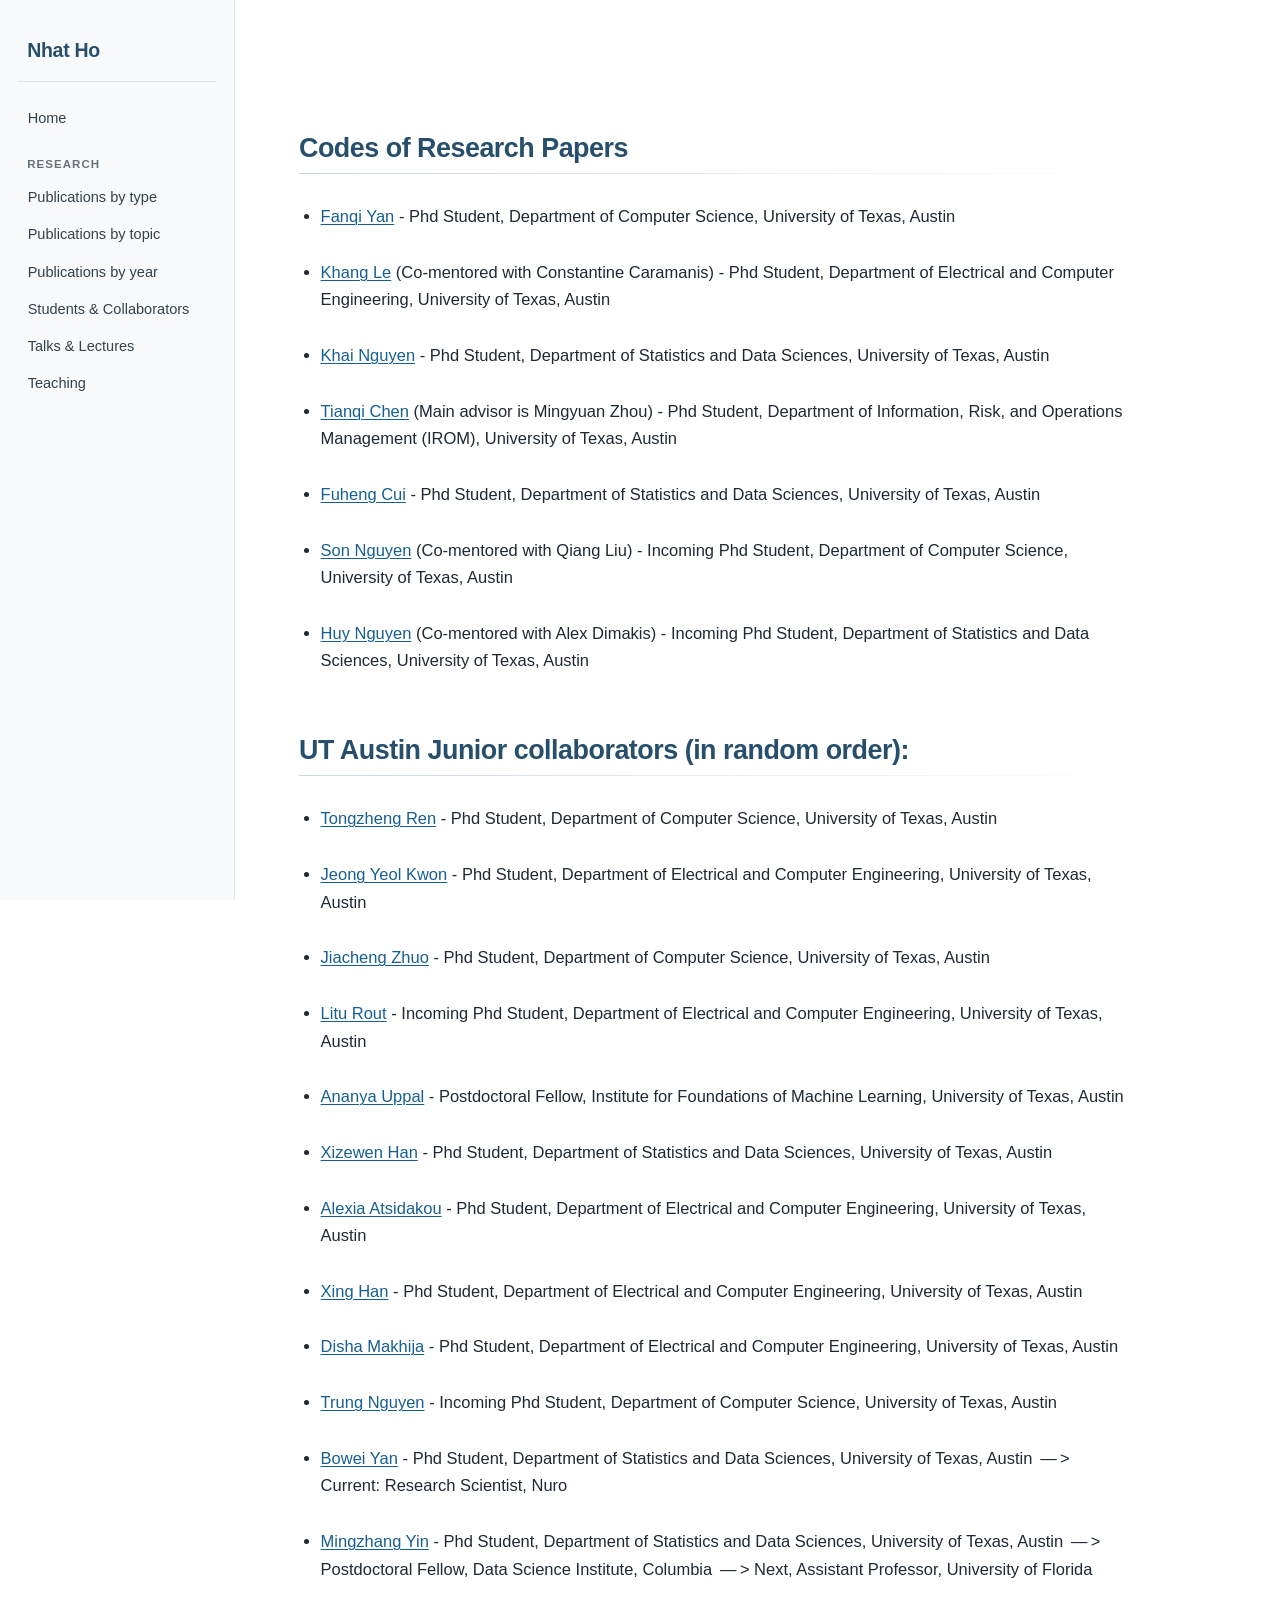
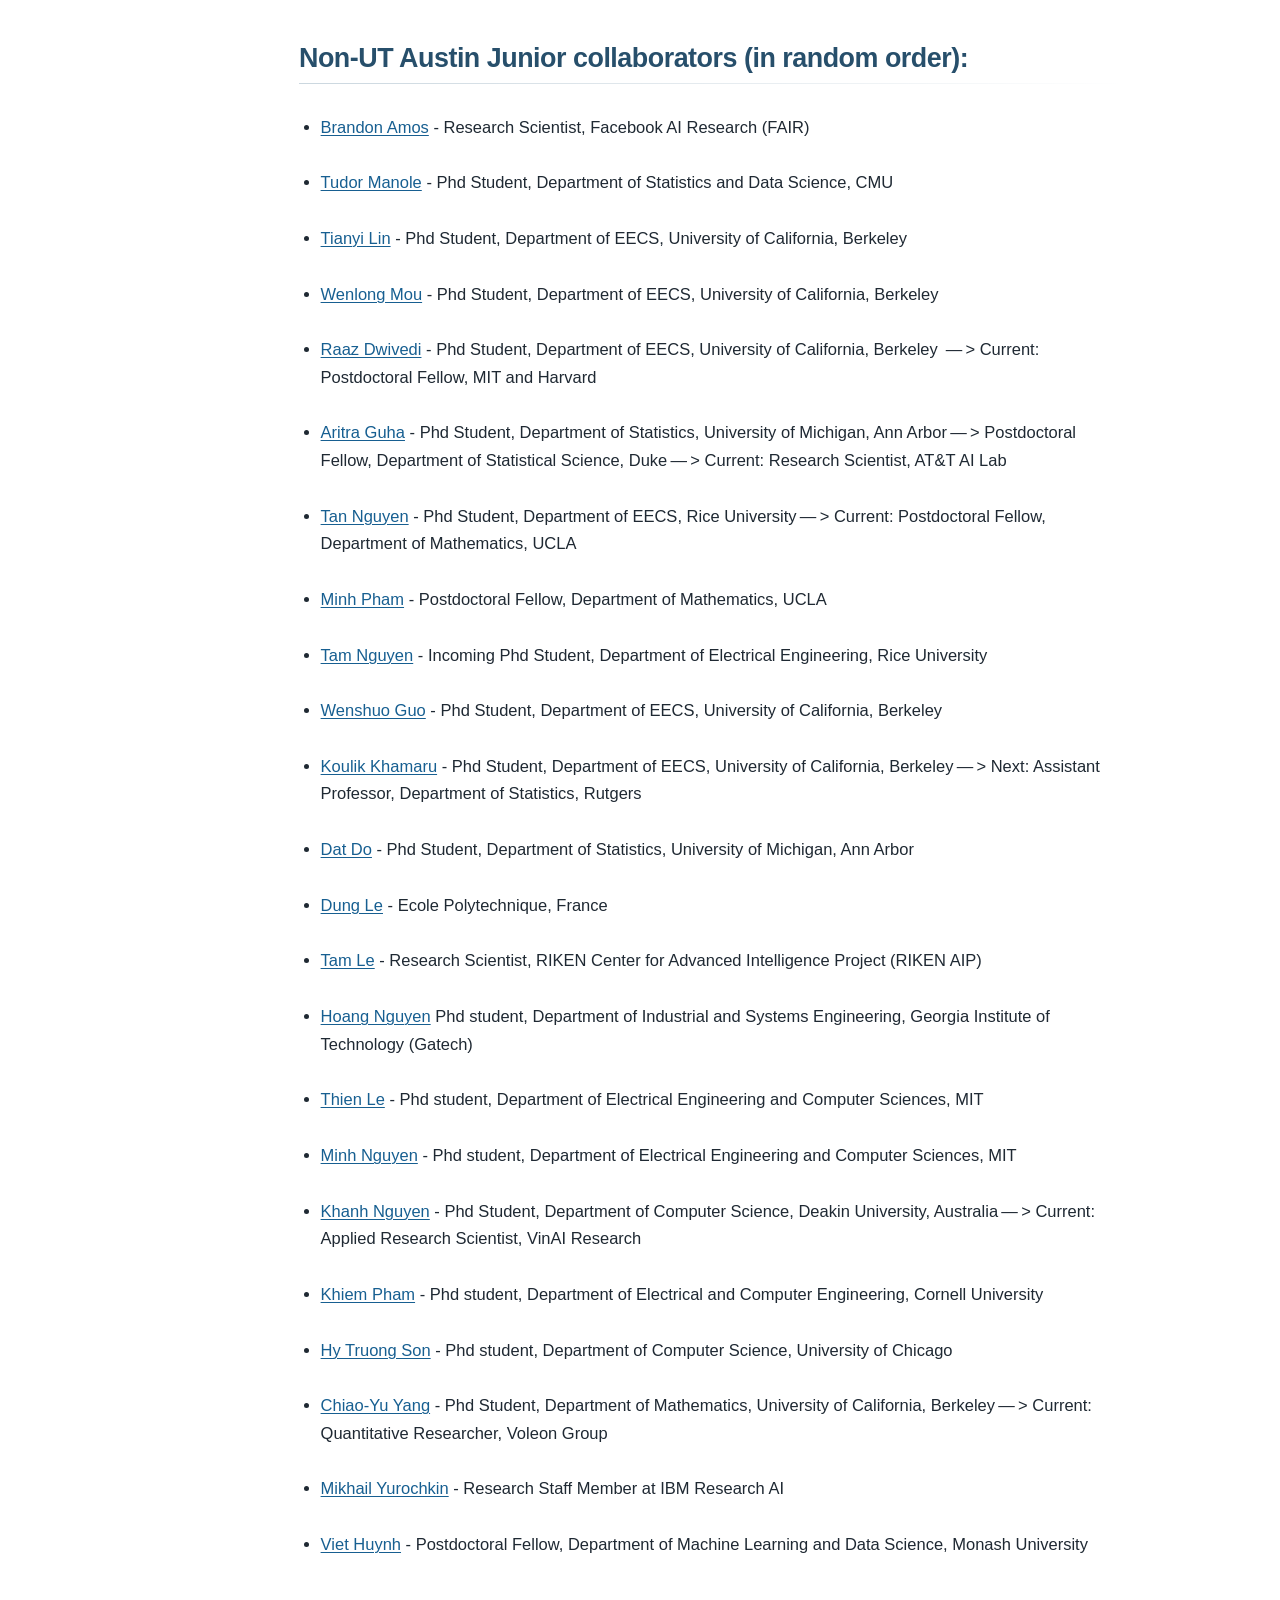
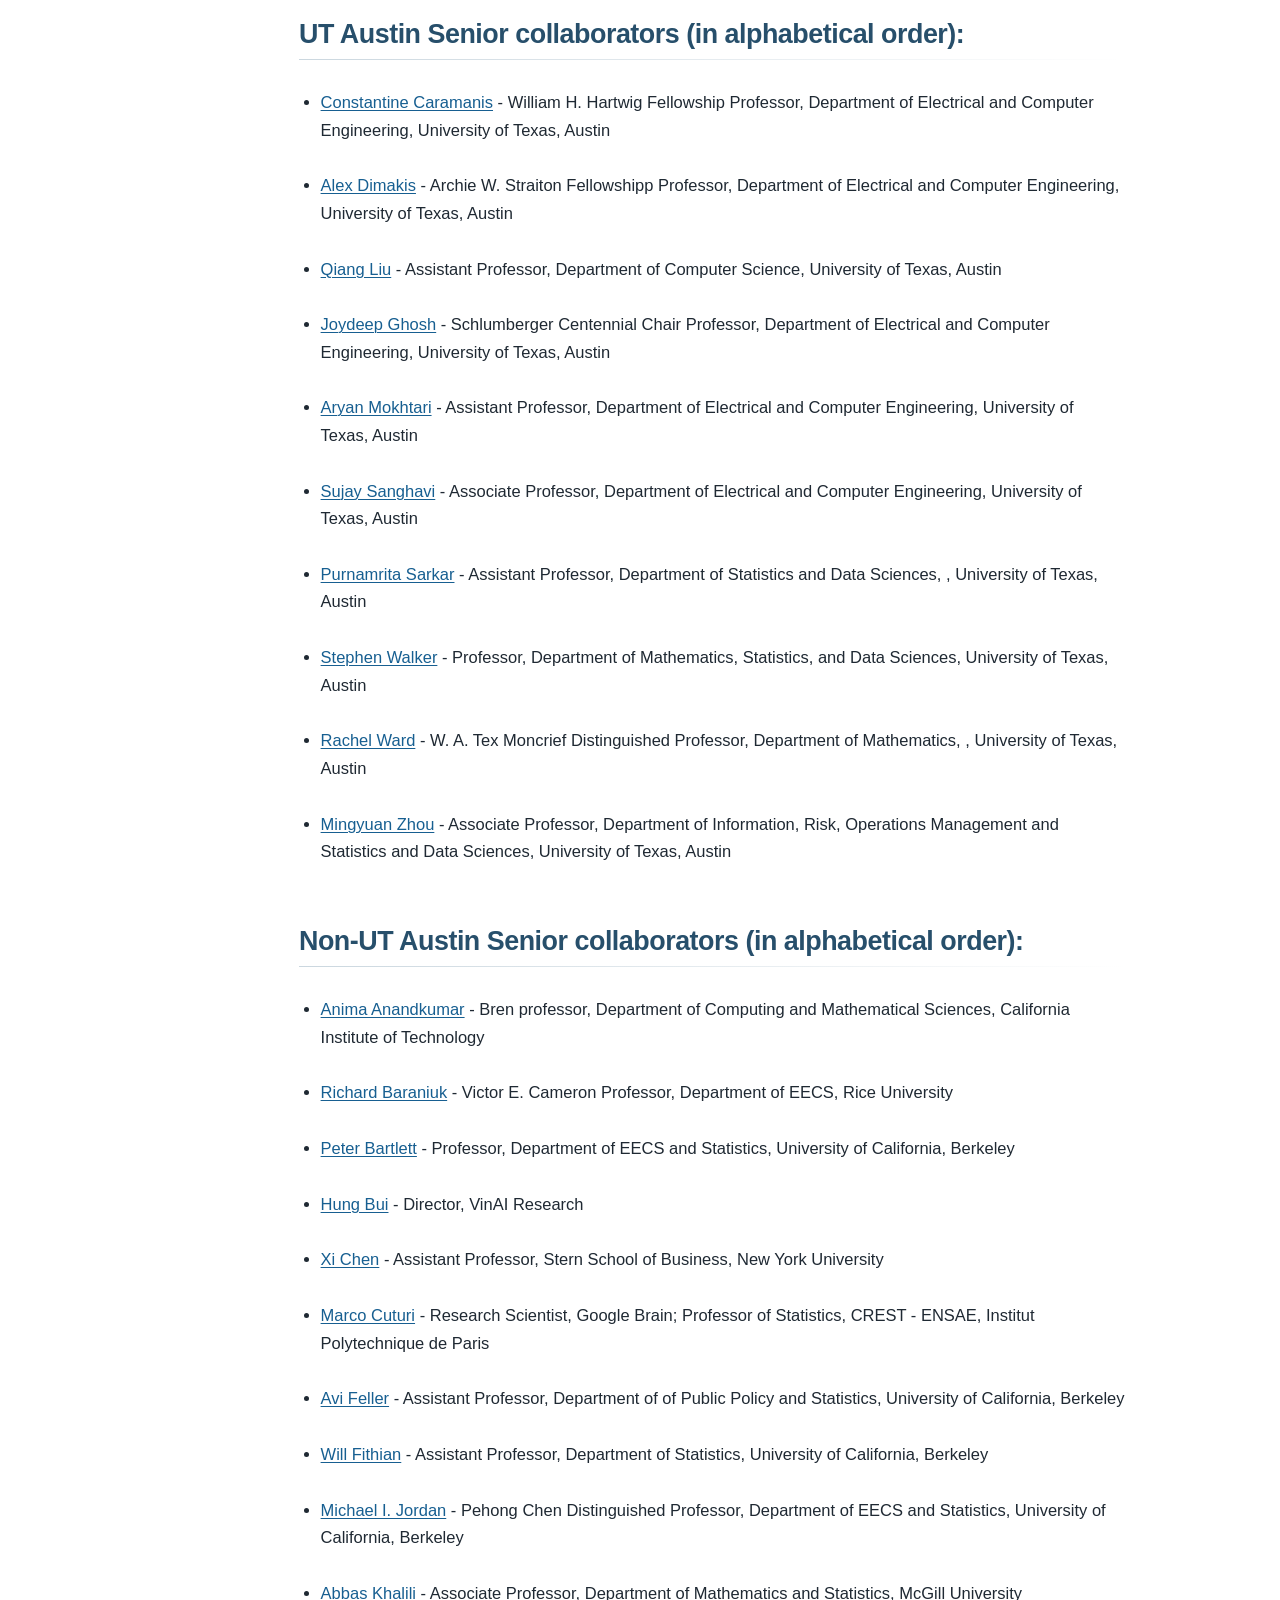
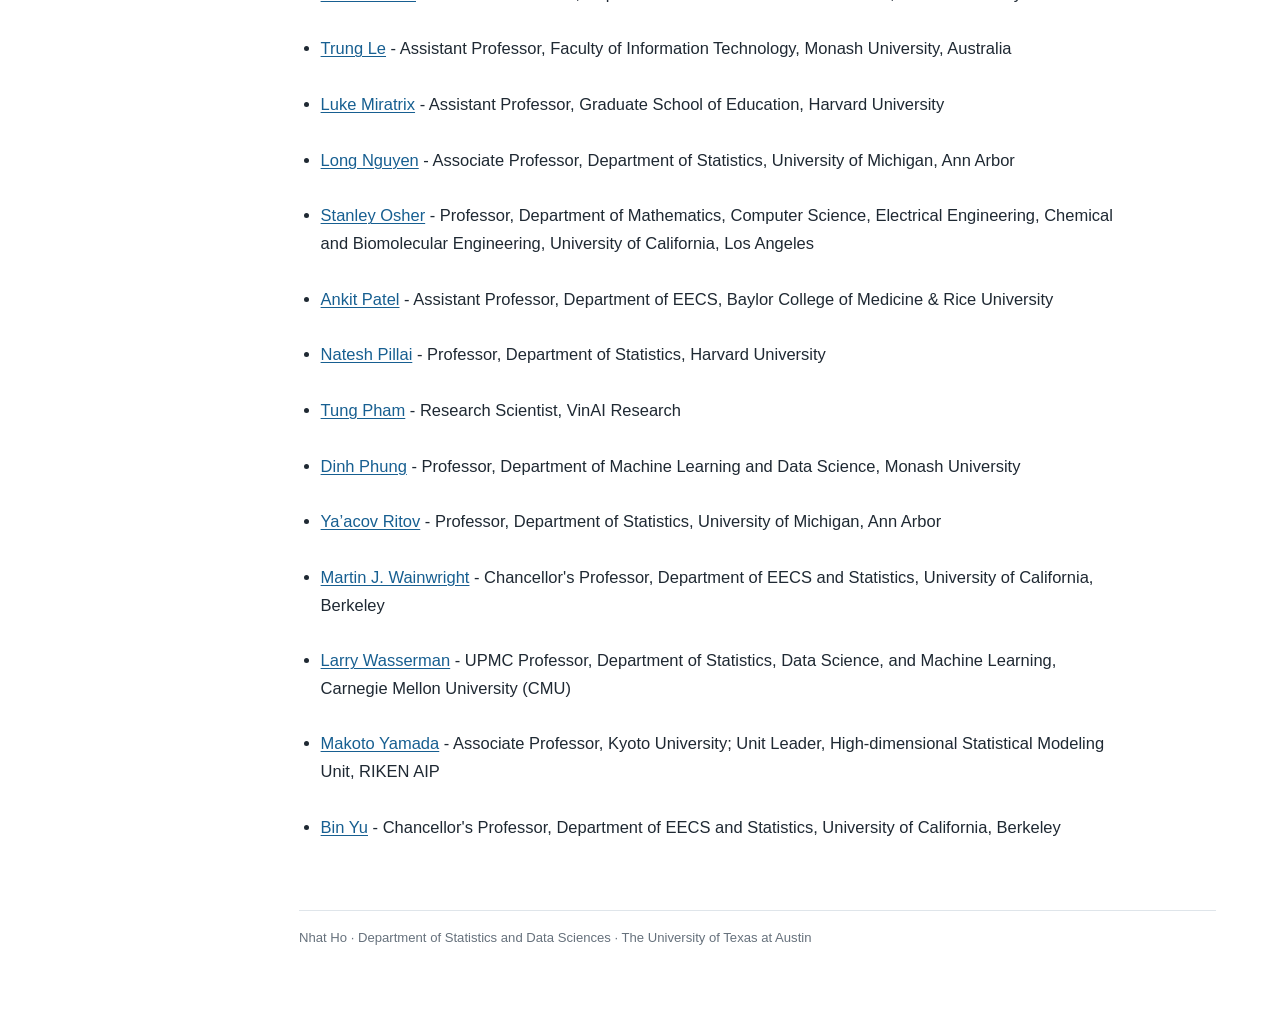
<file: codes.html>
<!doctype html>
<html lang="en">
<head>




<meta charset="utf-8"/><meta content="width=device-width, initial-scale=1" name="viewport"/><link href="jemdoc.css" rel="stylesheet"/><title>Code | Nhat Ho</title></head>
<body>
<div id="site-shell"><aside id="layout-menu"><div class="site-name"><a href="index.html">Nhat Ho</a></div><nav aria-label="Primary navigation" class="primary-nav"><div class="menu-item"><a href="index.html">Home</a></div><div class="menu-label">Research</div><div class="menu-item"><a href="publications_type.html">Publications by type</a></div><div class="menu-item"><a href="publications_topics.html">Publications by topic</a></div><div class="menu-item"><a href="publications_year.html">Publications by year</a></div><div class="menu-item"><a href="collaborators.html">Students &amp; Collaborators</a></div><div class="menu-item"><a href="workshops.html">Talks &amp; Lectures</a></div><div class="menu-item"><a href="teaching.html">Teaching</a></div></nav></aside><main id="layout-content">
<p><br/></p>
<h2>Codes of Research Papers</h2>
<hr/>
<ul>
<li><p><a href="https://franziskayan.github.io/"> Fanqi Yan</a> - Phd Student, Department of Computer Science, University of Texas, Austin</p>
</li>
<li><p><a href="https://lntk.github.io/"> Khang Le</a> (Co-mentored with Constantine Caramanis) - Phd Student, Department of Electrical and Computer Engineering, University of Texas, Austin</p>
</li>
<li><p><a href="https://khainb.github.io/"> Khai Nguyen</a> - Phd Student, Department of Statistics and Data Sciences, University of Texas, Austin</p>
</li>

<li><p><a href="https://tqch.github.io/"> Tianqi Chen</a> (Main advisor is Mingyuan Zhou) - Phd Student, Department of Information, Risk, and Operations Management (IROM), University of Texas, Austin</p>
</li>
<li><p><a href="https://cuifh.github.io"> Fuheng Cui</a> - Phd Student, Department of Statistics and Data Sciences, University of Texas, Austin</p>
</li>
<li><p><a href="https://lntk.github.io/"> Son Nguyen</a> (Co-mentored with Qiang Liu) - Incoming Phd Student, Department of Computer Science, University of Texas, Austin</p>
</li>
<li><p><a href="https://lntk.github.io/"> Huy Nguyen</a> (Co-mentored with Alex Dimakis) - Incoming Phd Student, Department of Statistics and Data Sciences, University of Texas, Austin</p>
</li>
</ul>
<h2>UT Austin Junior collaborators (in random order):</h2>
<hr/>
<ul>
<li><p><a href="https://www.cs.utexas.edu/~tzren/">Tongzheng Ren</a> - Phd Student, Department of Computer Science, University of Texas, Austin</p>
</li>
<li><p><a href="https://scholar.google.com/citations?user=QlFWnXgAAAAJ&amp;hl=en">Jeong Yeol Kwon</a> - Phd Student, Department of Electrical and Computer Engineering, University of Texas, Austin</p>
</li>
<li><p><a href="https://www.cs.utexas.edu/~jzhuo/">Jiacheng Zhuo</a> - Phd Student, Department of Computer Science, University of Texas, Austin</p>
<li><p><a href="https://liturout.github.io/">Litu Rout</a> - Incoming Phd Student, Department of Electrical and Computer Engineering, University of Texas, Austin</p>
<li><p><a href="https://ananyauppal.github.io/">Ananya Uppal</a> - Postdoctoral Fellow, Institute for Foundations of Machine Learning, University of Texas, Austin</p>
</li>
<li><p><a href="https://www.linkedin.com/in/xizewenhan"> Xizewen Han</a> - Phd Student, Department of Statistics and Data Sciences, University of Texas, Austin</p>
</li>
<li><p><a href="https://alexia-atsidakou.netlify.app/"> Alexia Atsidakou</a> - Phd Student, Department of Electrical and Computer Engineering, University of Texas, Austin</p>
</li>
<li><p><a href="https://www.linkedin.com/in/xing-han-628653b6/"> Xing Han</a> - Phd Student, Department of Electrical and Computer Engineering, University of Texas, Austin</p>
</li>
<li><p><a href="https://www.linkedin.com/in/disha-makhija-843603a0/"> Disha Makhija</a> - Phd Student, Department of Electrical and Computer Engineering, University of Texas, Austin</p>
</li>
<li><p><a href="https://www.linkedin.com/in/xing-han-628653b6/"> Trung Nguyen</a> - Incoming Phd Student, Department of Computer Science, University of Texas, Austin</p>
</li>
<li><p><a href="https://boweiyan.github.io">Bowei Yan</a> - Phd Student, Department of Statistics and Data Sciences, University of Texas, Austin  — &gt; Current: Research Scientist, Nuro</p>
</li>
<li><p><a href="https://mingzhang-yin.github.io/">Mingzhang Yin</a> - Phd Student, Department of Statistics and Data Sciences, University of Texas, Austin  — &gt; Postdoctoral Fellow, Data Science Institute, Columbia  — &gt; Next, Assistant Professor, University of Florida</p>
</li>
</li></li></ul>
<h2>Non-UT Austin Junior collaborators (in random order):</h2>
<hr/>
<ul>
<li><p><a href="http://bamos.github.io/">Brandon Amos</a> - Research Scientist, Facebook AI Research (FAIR)</p>
</li>
<li><p><a href="https://scholar.google.ca/citations?user=ATzLj8gAAAAJ&amp;hl=en">Tudor Manole</a> - Phd Student, Department of Statistics and Data Science, CMU</p>
</li>
<li><p><a href="https://tydlin.github.io/">Tianyi Lin</a> - Phd Student, Department of EECS, University of California, Berkeley</p>
</li>
<li><p><a href="http://people.eecs.berkeley.edu/~wmou/">Wenlong Mou</a> - Phd Student, Department of EECS, University of California, Berkeley</p>
</li>
<li><p><a href="https://people.eecs.berkeley.edu/~raaz.rsk/index.html">Raaz Dwivedi</a> - Phd Student, Department of EECS, University of California, Berkeley  — &gt; Current: Postdoctoral Fellow, MIT and Harvard</p>
</li>
<li><p><a href="http://www-personal.umich.edu/~aritra/">Aritra Guha</a> - Phd Student, Department of Statistics, University of Michigan, Ann Arbor — &gt; Postdoctoral Fellow, Department of Statistical Science, Duke — &gt; Current: Research Scientist, AT&amp;T AI Lab</p>
</li>
<li><p><a href="http://tannguyen.blogs.rice.edu">Tan Nguyen</a> - Phd Student, Department of EECS, Rice University — &gt; Current: Postdoctoral Fellow, Department of Mathematics, UCLA</p>
</li>
<li><p><a href="https://scholar.google.com/citations?hl=en&amp;user=VyDNoO4AAAAJ&amp;view_op=list_works&amp;sortby=pubdate">Minh Pham</a> - Postdoctoral Fellow, Department of Mathematics, UCLA</p>
</li>
<li><p><a href="https://tamnguyen9520.github.io/?fbclid=IwAR19VUKaYlRMKE5dkv-bfBw1SOw99nd_1vPqOY2RX8ZygTlpmXqbdex9mYk">Tam Nguyen</a> - Incoming Phd Student, Department of Electrical Engineering, Rice University</p>
</li>
<li><p><a href="https://rise.cs.berkeley.edu/blog/author/wguo/">Wenshuo Guo</a> - Phd Student, Department of EECS, University of California, Berkeley</p>
</li>
<li><p><a href="https://www.stat.berkeley.edu/~koulik/index.html">Koulik Khamaru</a> - Phd Student, Department of EECS, University of California, Berkeley — &gt; Next: Assistant Professor, Department of Statistics, Rutgers</p>
</li>
<li><p><a href="https://lsa.umich.edu/stats/people/phd-students/dodat.html">Dat Do</a> - Phd Student, Department of Statistics, University of Michigan, Ann Arbor</p>
</li>
<li><p><a href="https://www.imo-official.org/participant_r.aspx?id=27778">Dung Le</a> - Ecole Polytechnique, France</p>
</li>
<li><p><a href="https://sites.google.com/site/lttamvn/">Tam Le</a> - Research Scientist, RIKEN Center for Advanced Intelligence Project (RIKEN AIP)</p>
</li>
<li><p><a href="https://www.imo-official.org/participant_r.aspx?id=26060">Hoang Nguyen</a> Phd student, Department of Industrial and Systems Engineering, Georgia Institute of Technology (Gatech)</p>
</li>
<li><p><a href="https://openreview.net/profile?id=~Thien_Le1">Thien Le</a> - Phd student, Department of Electrical Engineering and Computer Sciences, MIT</p>
</li>
<li><p><a href="https://www.linkedin.com/in/quang-m-nguyen-191122b3/">Minh Nguyen</a> - Phd student, Department of Electrical Engineering and Computer Sciences, MIT</p>
</li>
<li><p><a href="https://scholar.google.ca/citations?user=BfF_HxYAAAAJ&amp;hl=en">Khanh Nguyen</a> - Phd Student, Department of Computer Science, Deakin University, Australia — &gt; Current: Applied Research Scientist, VinAI Research</p>
</li>
<li><p><a href="https://www.linkedin.com/in/khiem-duc-pham/">Khiem Pham</a> - Phd student, Department of Electrical and Computer Engineering, Cornell University</p>
</li>
<li><p><a href="http://people.cs.uchicago.edu/~hytruongson/">Hy Truong Son</a> - Phd student, Department of Computer Science, University of Chicago</p>
</li>
<li><p><a href="https://math.berkeley.edu/~chiaoyu/">Chiao-Yu Yang</a> - Phd Student, Department of Mathematics, University of California, Berkeley — &gt; Current: Quantitative Researcher, Voleon Group</p>
</li>
<li><p><a href="http://www-personal.umich.edu/~moonfolk/">Mikhail Yurochkin</a> - Research Staff Member at IBM Research AI</p>
</li>
<li><p><a href="http://www.deakin.edu.au/about-deakin/people/viet-huynh-huu">Viet Huynh</a> - Postdoctoral Fellow, Department of Machine Learning and Data Science, Monash University</p>
</li>
</ul>
<h2>UT Austin Senior collaborators (in alphabetical order):</h2>
<hr/>
<ul>
<li><p><a href="http://users.ece.utexas.edu/~cmcaram/constantine_caramanis/Home.html">Constantine Caramanis</a> - William H. Hartwig Fellowship Professor, Department of Electrical and Computer Engineering, University of Texas, Austin</p>
</li>
<li><p><a href="https://users.ece.utexas.edu/~dimakis/">Alex Dimakis</a> - Archie W. Straiton Fellowshipp Professor, Department of Electrical and Computer Engineering, University of Texas, Austin</p>
</li>
<li><p><a href="https://www.cs.utexas.edu/~lqiang/">Qiang Liu</a> - Assistant Professor, Department of Computer Science, University of Texas, Austin</p>
</li>
<li><p><a href="https://scholar.google.com/citations?user=Xnk4W5cAAAAJ&amp;hl=en">Joydeep Ghosh</a> - Schlumberger Centennial Chair Professor, Department of Electrical and Computer Engineering, University of Texas, Austin</p>
</li>
<li><p><a href="https://sites.utexas.edu/mokhtari/">Aryan Mokhtari</a> - Assistant Professor, Department of Electrical and Computer Engineering, University of Texas, Austin</p>
</li>
<li><p><a href="http://users.ece.utexas.edu/~sanghavi/">Sujay Sanghavi</a> - Associate Professor, Department of Electrical and Computer Engineering, University of Texas, Austin</p>
</li>
<li><p><a href="https://psarkar.github.io/">Purnamrita Sarkar</a> - Assistant Professor, Department of Statistics and Data Sciences, , University of Texas, Austin</p>
</li>
<li><p><a href="https://cns.utexas.edu/directory/item/15-mathematics/385-walker-stephen-g?Itemid=349">Stephen Walker</a> - Professor, Department of Mathematics, Statistics, and Data Sciences, University of Texas, Austin</p>
<li><p><a href="https://sites.google.com/prod/view/rward">Rachel Ward</a> - W. A. Tex Moncrief Distinguished Professor, Department of Mathematics, , University of Texas, Austin</p>
</li>
<li><p><a href="https://mingyuanzhou.github.io/">Mingyuan Zhou</a> - Associate Professor,  Department of Information, Risk, Operations Management and Statistics and Data Sciences, University of Texas, Austin</p>
</li>
</li></ul>
<h2>Non-UT Austin Senior collaborators (in alphabetical order):</h2>
<hr/>
<ul>
<li><p><a href="http://tensorlab.cms.caltech.edu/users/anima/">Anima Anandkumar</a> - Bren professor, Department of Computing and Mathematical Sciences, California Institute of Technology</p>
</li>
<li><p><a href="http://richb.rice.edu">Richard Baraniuk</a> - Victor E. Cameron Professor, Department of EECS, Rice University</p>
</li>
<li><p><a href="https://www.stat.berkeley.edu/~bartlett/">Peter Bartlett</a> - Professor, Department of EECS and Statistics, University of California, Berkeley</p>
</li>
<li><p><a href="https://sites.google.com/site/buihhung/">Hung Bui</a> - Director, VinAI Research</p>
</li>
<li><p><a href="http://people.stern.nyu.edu/xchen3/index.html">Xi Chen</a> - Assistant Professor, Stern School of Business, New York University</p>
</li>
<li><p><a href="http://marcocuturi.net/">Marco Cuturi</a> - Research Scientist, Google Brain; Professor of Statistics, CREST - ENSAE, Institut Polytechnique de Paris</p>
</li>
<li><p><a href="http://gsppi.berkeley.edu/avi-feller/">Avi Feller</a> - Assistant Professor, Department of of Public Policy and Statistics, University of California, Berkeley</p>
</li>
<li><p><a href="https://www.stat.berkeley.edu/~wfithian/">Will Fithian</a> - Assistant Professor, Department of Statistics, University of California, Berkeley</p>
</li>
<li><p><a href="https://people.eecs.berkeley.edu/~jordan/">Michael I. Jordan</a> - Pehong Chen Distinguished Professor, Department of EECS and Statistics, University of California, Berkeley</p>
</li>
<li><p><a href="http://www.math.mcgill.ca/khalili/">Abbas Khalili</a> - Associate Professor, Department of Mathematics and Statistics, McGill University</p>
</li>
<li><p><a href="https://scholar.google.ca/citations?user=gysdMxwAAAAJ&amp;hl=en">Trung Le</a> - Assistant Professor, Faculty of Information Technology, Monash University, Australia</p>
</li>
<li><p><a href="https://scholar.harvard.edu/lmiratrix/biocv">Luke Miratrix</a> - Assistant Professor, Graduate School of Education, Harvard University</p>
</li>
<li><p><a href="http://dept.stat.lsa.umich.edu/~xuanlong/">Long Nguyen</a> - Associate Professor, Department of Statistics, University of Michigan, Ann Arbor</p>
</li>
<li><p><a href="https://www.math.ucla.edu/~sjo/">Stanley Osher</a> - Professor, Department of Mathematics, Computer Science, Electrical Engineering,
Chemical and Biomolecular Engineering, University of California, Los Angeles</p>
</li>
<li><p><a href="https://ankitlab.co/">Ankit Patel</a> - Assistant Professor, Department of EECS, Baylor College of Medicine &amp; Rice University </p>
</li>
<li><p><a href="http://www.people.fas.harvard.edu/~pillai/Welcome.html">Natesh Pillai</a> - Professor, Department of Statistics, Harvard University</p>
</li>
<li><p><a href="https://scholar.google.com.au/citations?user=KcUuEKsAAAAJ&amp;hl=en">Tung Pham</a> - Research Scientist, VinAI Research</p>
</li>
<li><p><a href="https://research.monash.edu/en/persons/dinh-phung">Dinh Phung</a> - Professor, Department of Machine Learning and Data Science, Monash University</p>
</li>
<li><p><a href="http://www-personal.umich.edu/~yritov/jr.html">Ya’acov Ritov</a> - Professor, Department of Statistics, University of Michigan, Ann Arbor</p>
</li>
<li><p><a href="http://people.eecs.berkeley.edu/~wainwrig/">Martin J. Wainwright</a> - Chancellor's Professor, Department of EECS and Statistics, University of California, Berkeley</p>
</li>
<li><p><a href="https://www.stat.cmu.edu/~larry/">Larry Wasserman</a> - UPMC Professor, Department of Statistics, Data Science, and Machine Learning, Carnegie Mellon University (CMU)</p>
</li>
<li><p><a href="https://riken-yamada.github.io/profile.html">Makoto Yamada</a> - Associate Professor, Kyoto University; Unit Leader, High-dimensional Statistical Modeling Unit, RIKEN AIP</p>
</li>
<li><p><a href="https://www.stat.berkeley.edu/~binyu/Site/Welcome.html">Bin Yu</a> - Chancellor's Professor, Department of EECS and Statistics, University of California, Berkeley</p>
</li>
</ul>
<div id="footer">
<div id="footer-text">Nhat Ho · Department of Statistics and Data Sciences · The University of Texas at Austin</div>
</div>
</main></div>
</body>
</html>
</file>
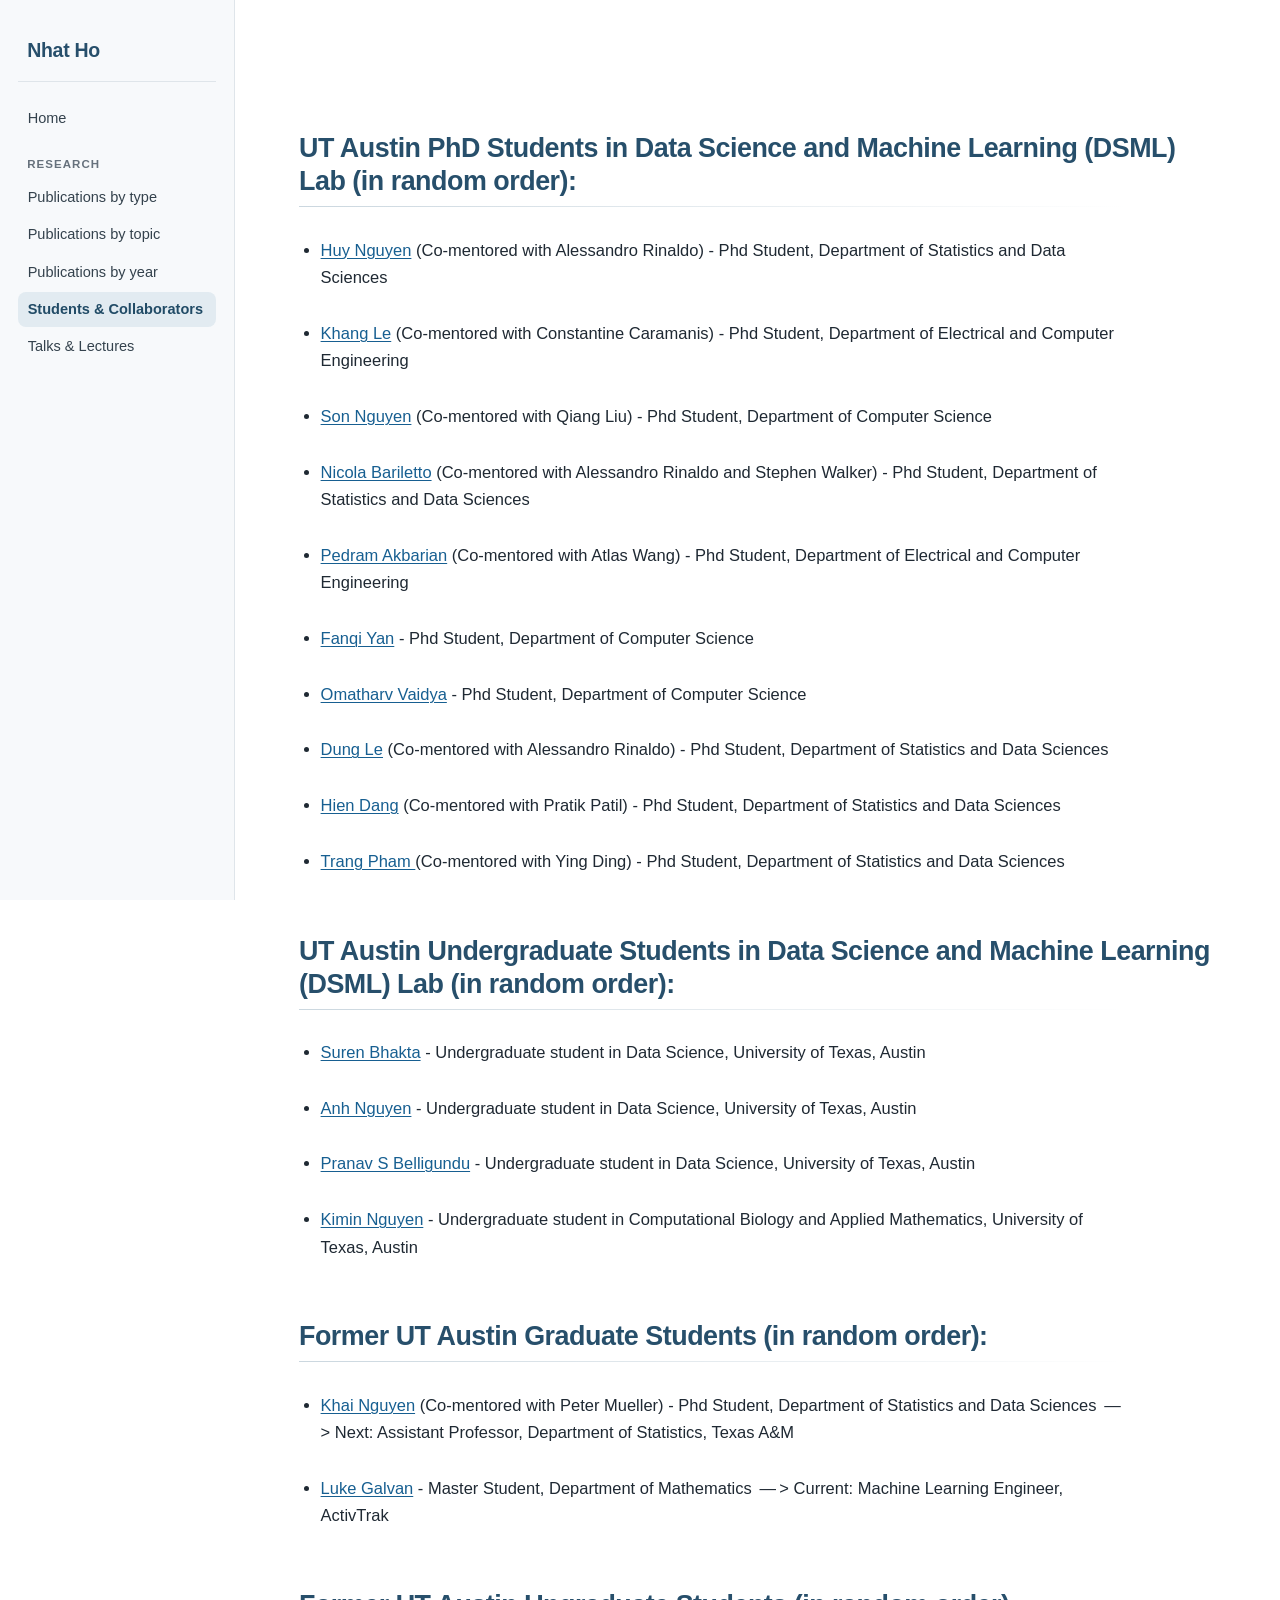
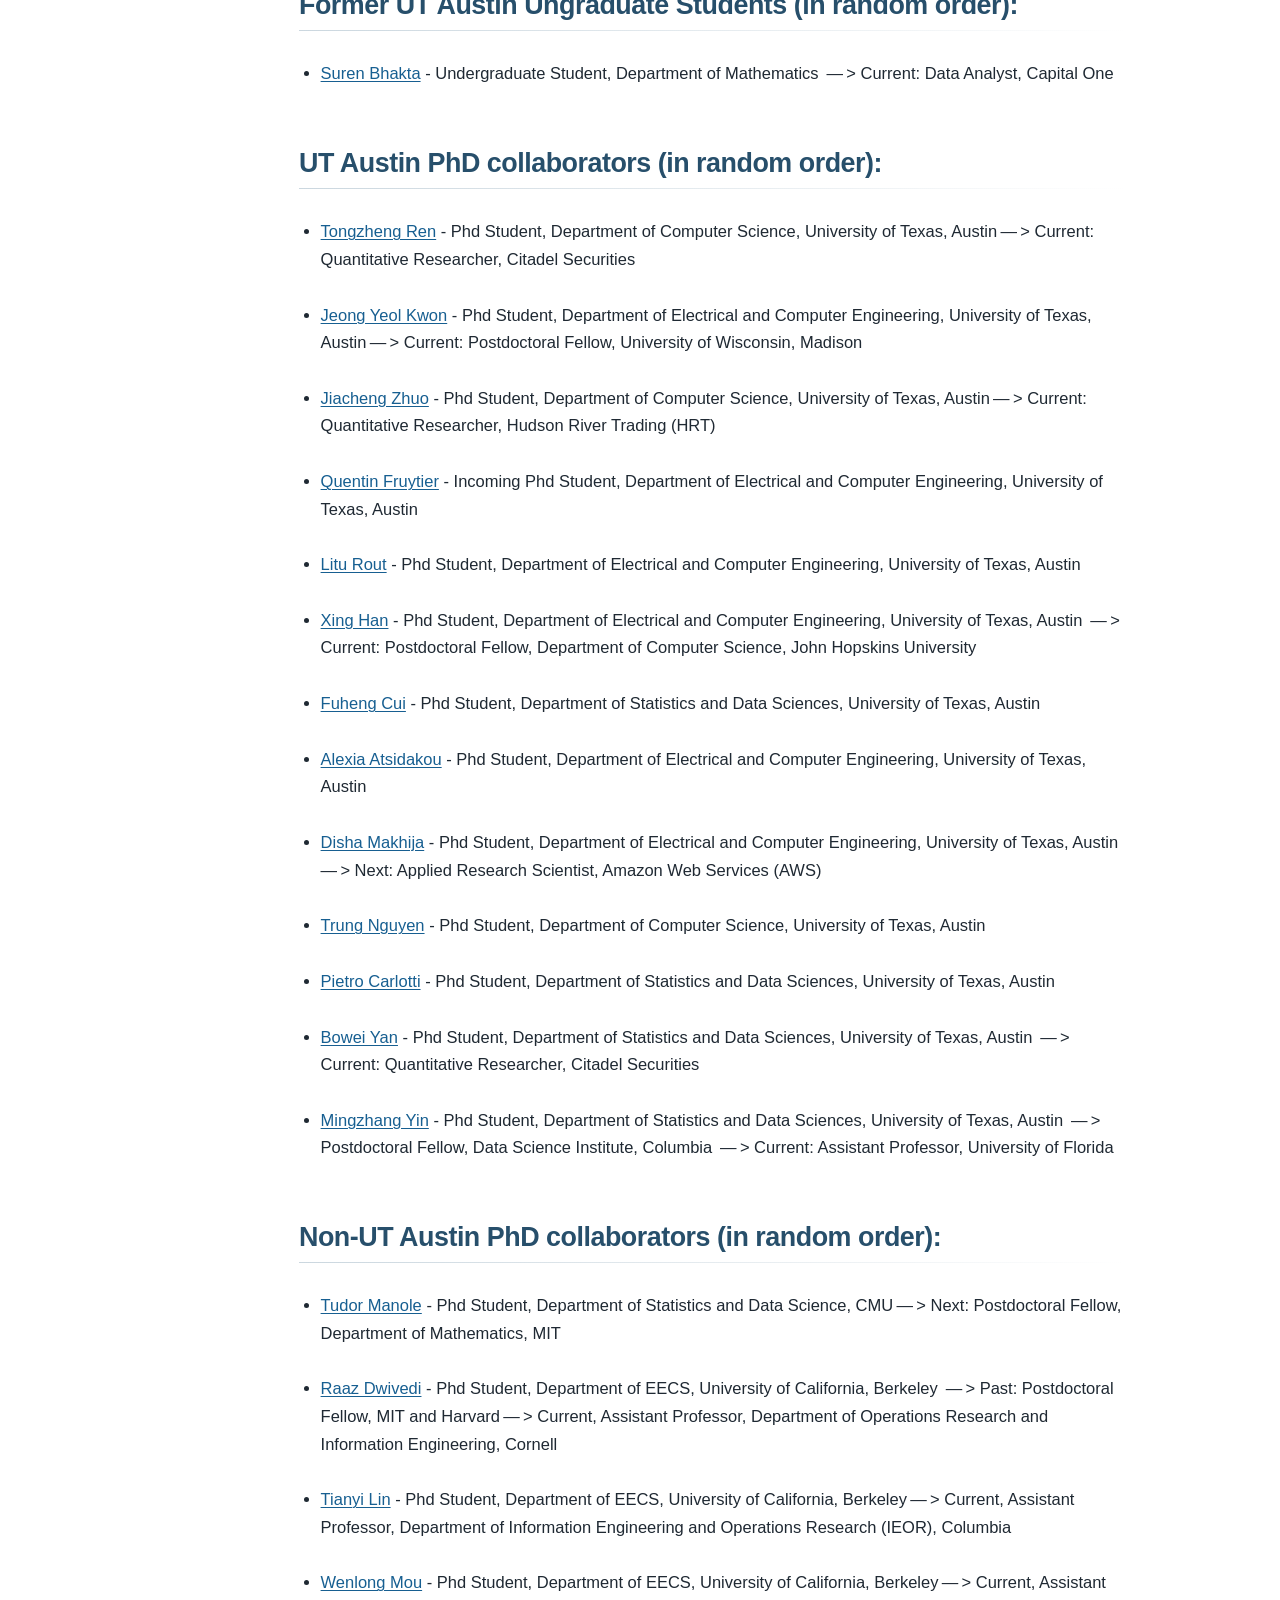
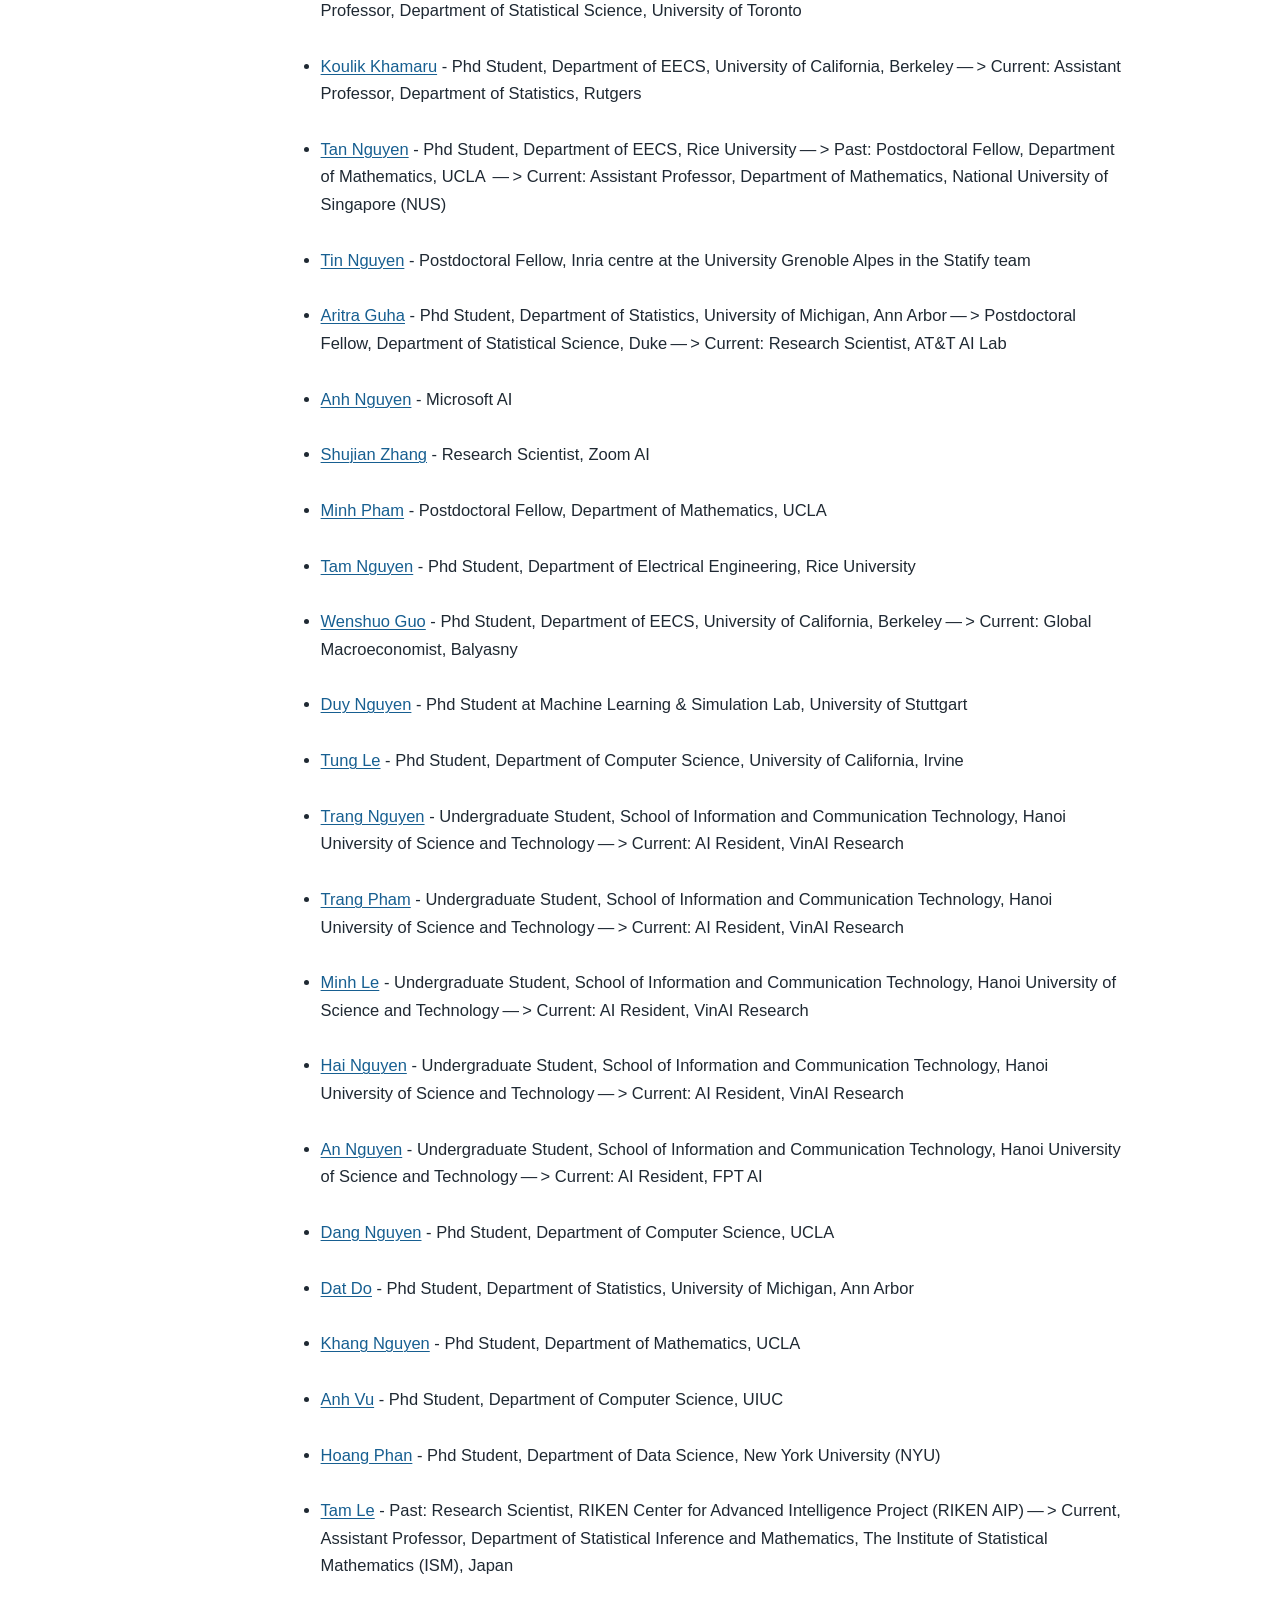
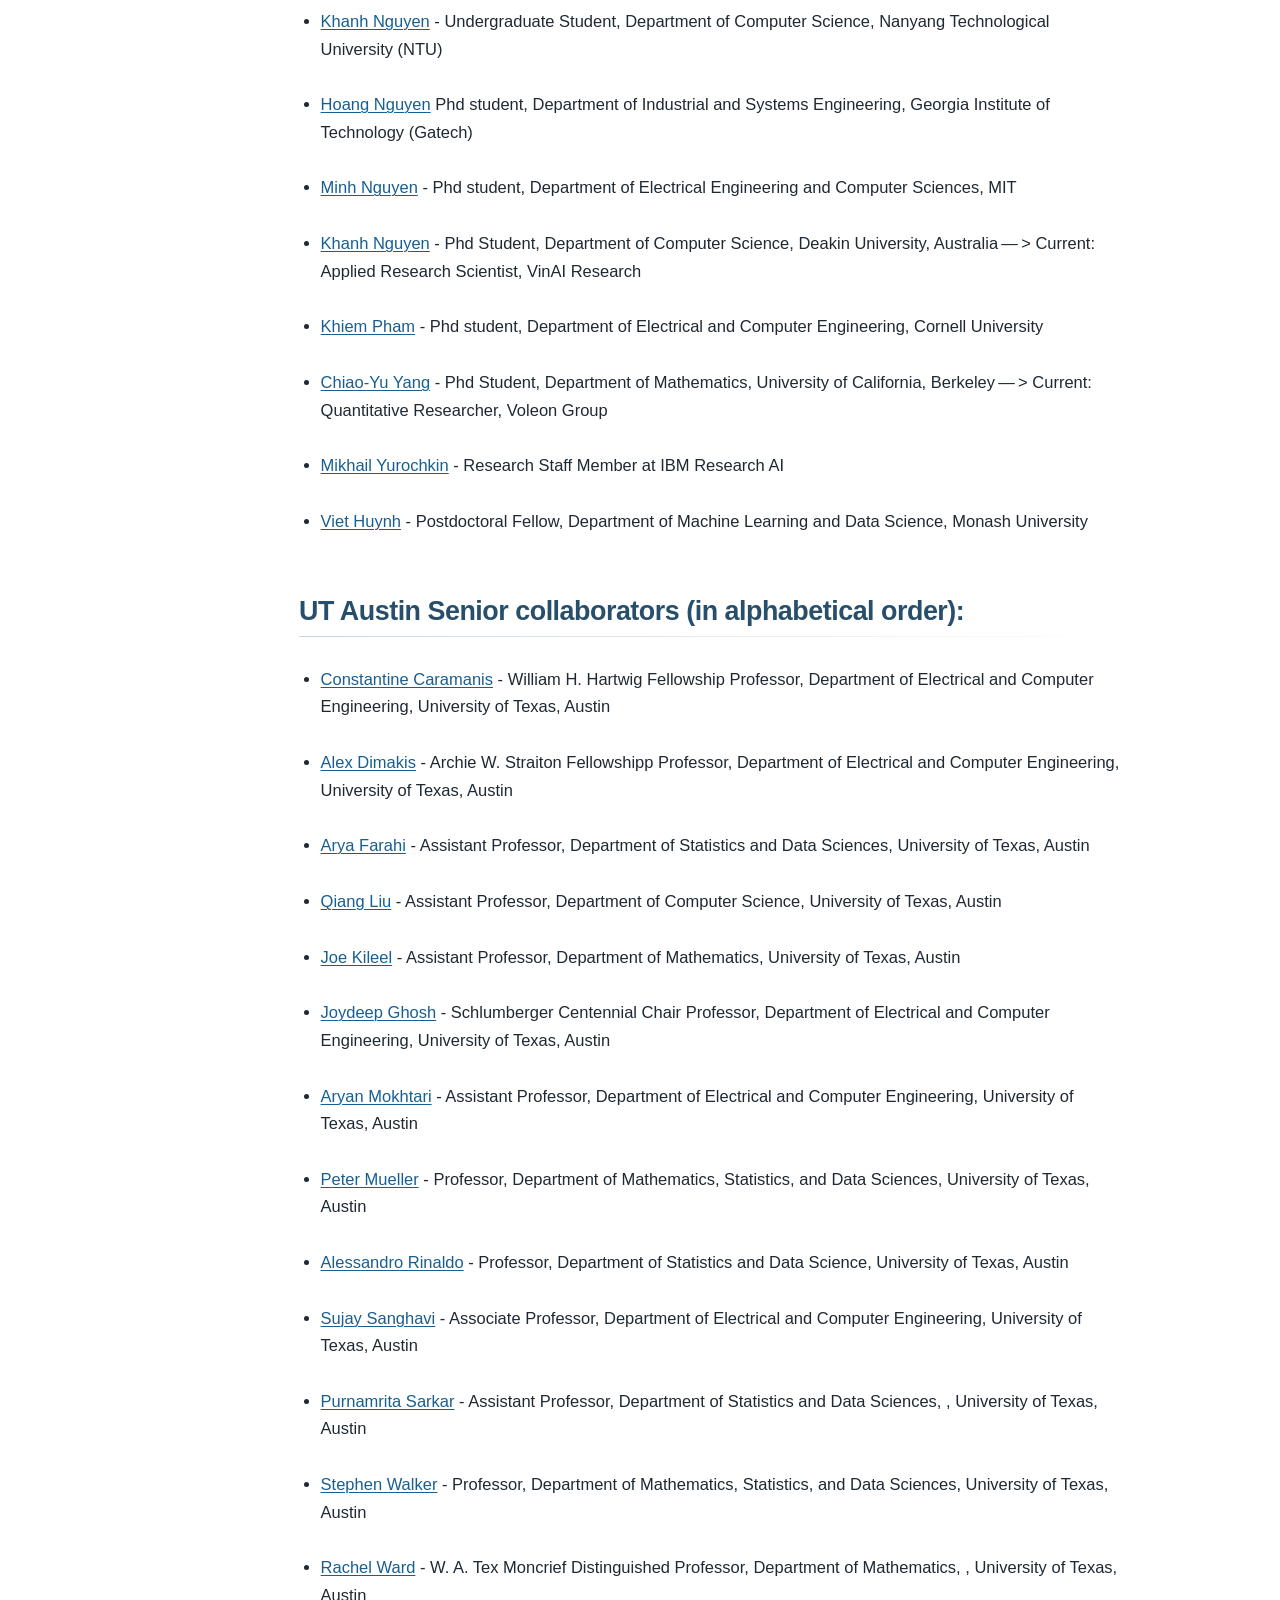
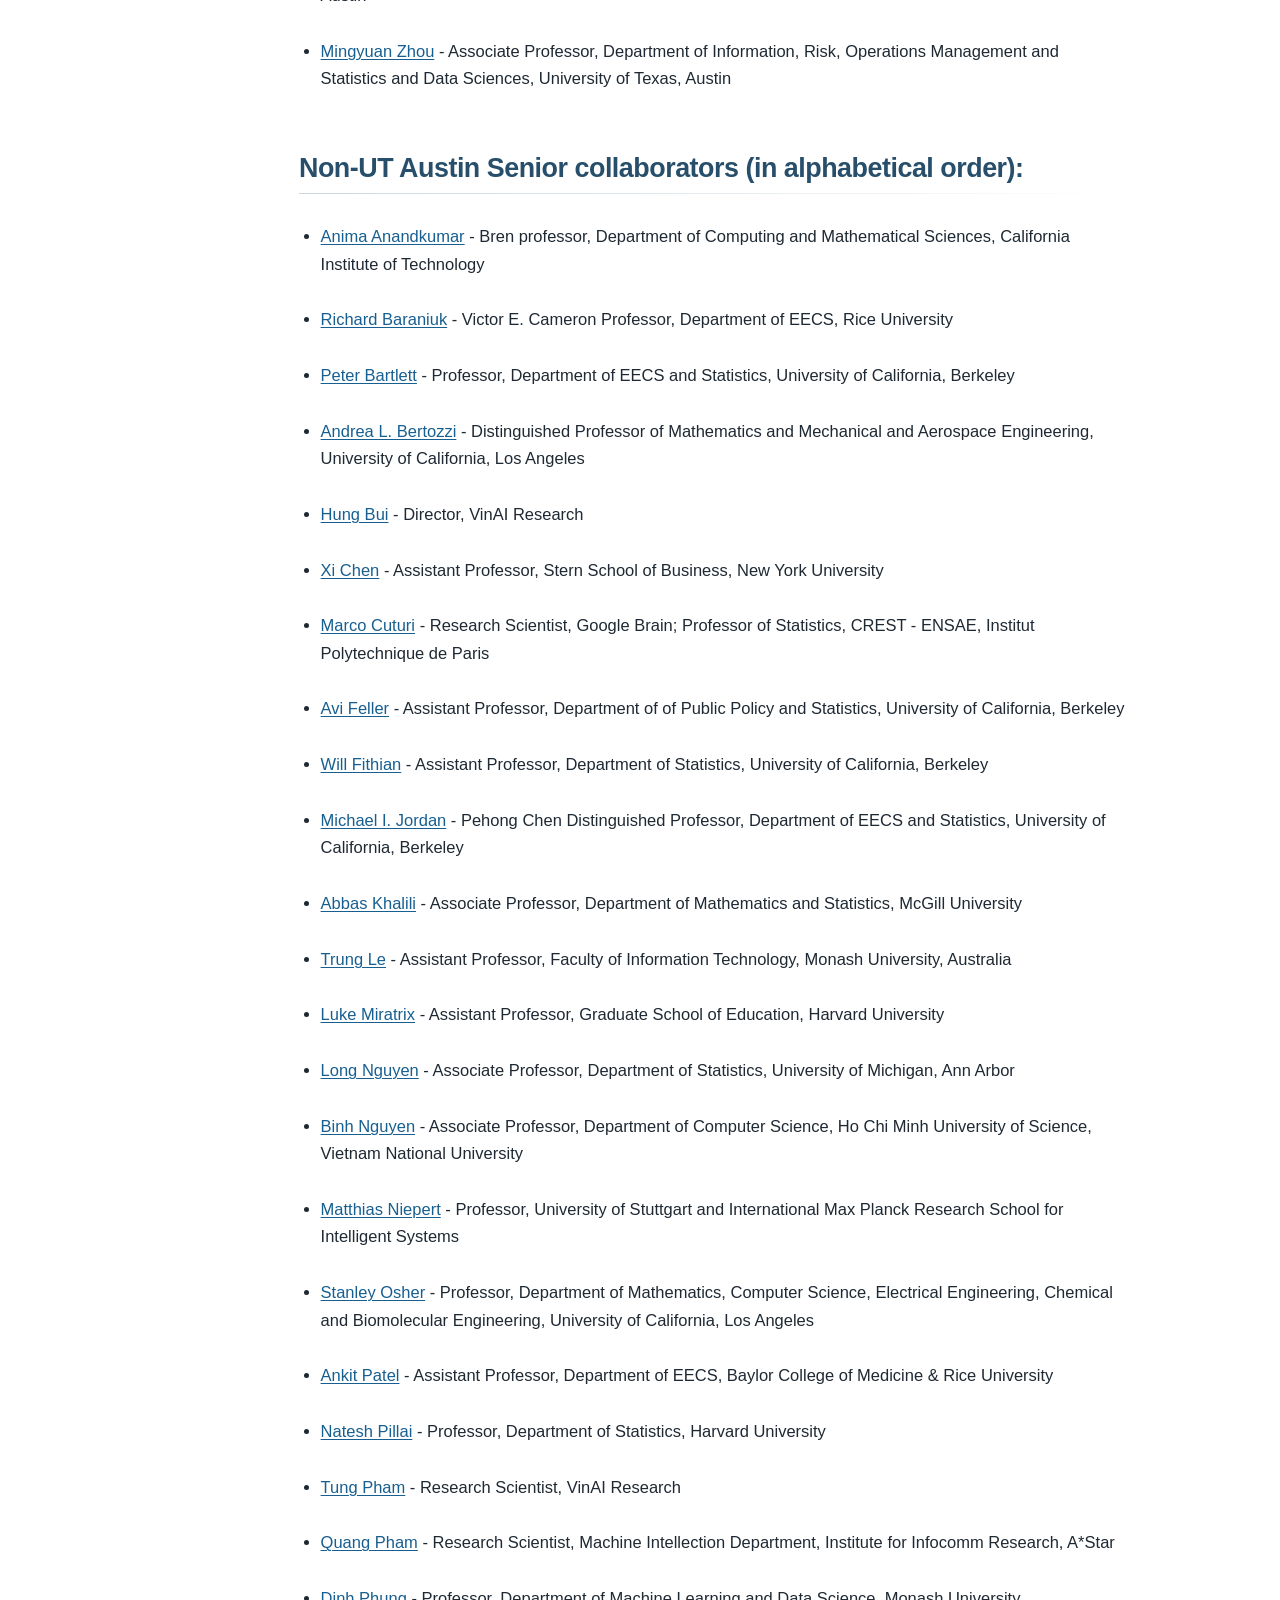
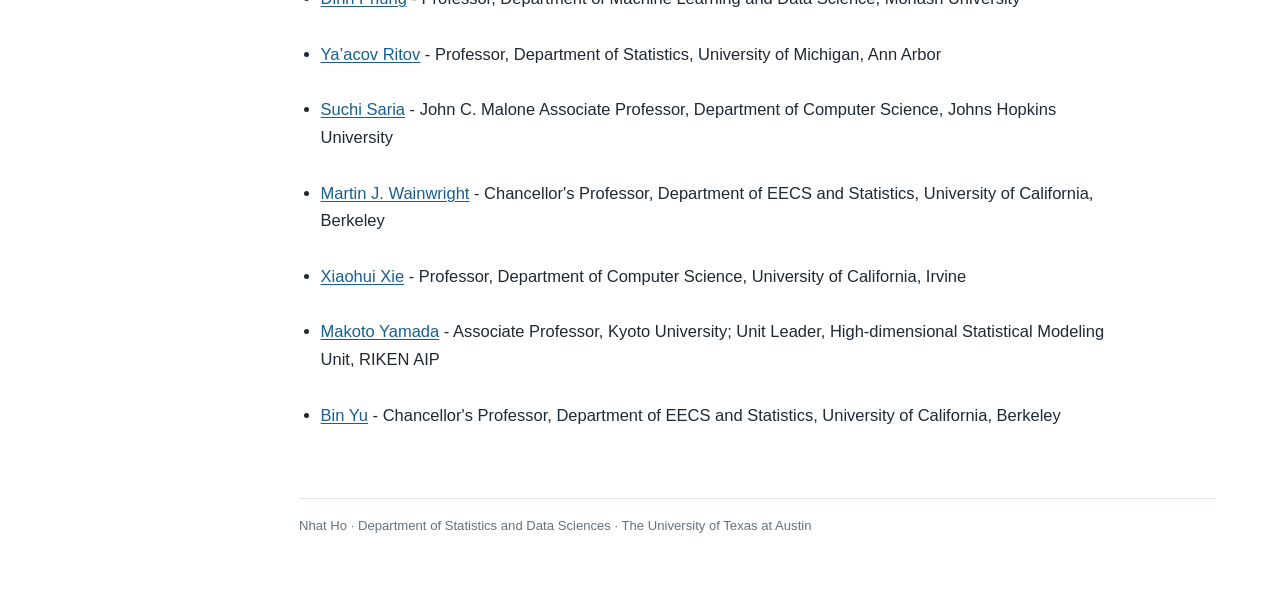
<file: collaborators.html>
<!doctype html>
<html lang="en">
<head>




<meta charset="utf-8"/><meta content="width=device-width, initial-scale=1" name="viewport"/><meta content="Students and collaborators of Nhat Ho at The University of Texas at Austin." name="description"/><link href="jemdoc.css" rel="stylesheet"/><title>Students &amp; Collaborators | Nhat Ho</title></head>
<body>
<div id="site-shell"><aside id="layout-menu"><div class="site-name"><a href="index.html">Nhat Ho</a></div><nav aria-label="Primary navigation" class="primary-nav"><div class="menu-item"><a href="index.html">Home</a></div><div class="menu-label">Research</div><div class="menu-item"><a href="publications_type.html">Publications by type</a></div><div class="menu-item"><a href="publications_topics.html">Publications by topic</a></div><div class="menu-item"><a href="publications_year.html">Publications by year</a></div><div class="menu-item"><a aria-current="page" class="current" href="collaborators.html">Students &amp; Collaborators</a></div><div class="menu-item"><a href="workshops.html">Talks &amp; Lectures</a></div></nav></aside><main id="layout-content">
<p><br/></p>
<h2>UT Austin PhD Students in Data Science and Machine Learning (DSML) Lab (in random order):</h2>
<hr/>
<ul>
<li><p><a href="https://huynm99.github.io/"> Huy Nguyen</a> (Co-mentored with Alessandro Rinaldo) - Phd Student, Department of Statistics and Data Sciences</p>
</li>
<li><p><a href="https://lntk.github.io/"> Khang Le</a> (Co-mentored with Constantine Caramanis) - Phd Student, Department of Electrical and Computer Engineering</p>
</li>
<li><p><a href="https://sonpeter.github.io/"> Son Nguyen</a> (Co-mentored with Qiang Liu) - Phd Student, Department of Computer Science</p>
</li>
<li><p><a href="https://nbariletto.github.io/"> Nicola Bariletto</a> (Co-mentored with Alessandro Rinaldo and Stephen Walker) - Phd Student, Department of Statistics and Data Sciences</p>
</li>
<li><p><a href="https://pedakb.github.io/"> Pedram Akbarian</a> (Co-mentored with Atlas Wang) - Phd Student, Department of Electrical and Computer Engineering</p>
</li>
<li><p><a href="https://franziskayan.github.io/"> Fanqi Yan</a> - Phd Student, Department of Computer Science</p>
</li>
<li><p><a href="https://www.linkedin.com/in/omatharv-b-vaidya-0b6966327/"> Omatharv Vaidya</a> - Phd Student, Department of Computer Science</p>
</li>
<li><p><a href="https://quangdung0110.github.io/">Dung Le</a> (Co-mentored with Alessandro Rinaldo) - Phd Student, Department of Statistics and Data Sciences</p>
</li>
<li><p><a href="https://hiendang80.github.io/">Hien Dang</a> (Co-mentored with Pratik Patil) - Phd Student, Department of Statistics and Data Sciences</p>
</li>
<li><p><a href="https://phamvuhuyentrang.github.io/">Trang Pham </a> (Co-mentored with Ying Ding) - Phd Student, Department of Statistics and Data Sciences</p>
</li>
</ul>
<h2>UT Austin Undergraduate Students in Data Science and Machine Learning (DSML) Lab (in random order):</h2>
<hr/>
<ul>
<li><p><a href="https://www.linkedin.com/in/suren-bhakta-2a528422b/"> Suren Bhakta</a> - Undergraduate student in Data Science, University of Texas, Austin</p>
</li>
<li><p><a href="https://www.linkedin.com/in/suren-bhakta-2a528422b/"> Anh Nguyen</a> - Undergraduate student in Data Science, University of Texas, Austin</p>
</li>
<li><p><a href="https://www.linkedin.com/in/pranav-belligundu/"> Pranav S Belligundu</a> - Undergraduate student in Data Science, University of Texas, Austin</p>
</li>
<li><p><a href="https://www.linkedin.com/in/kimin-nguyen-a41122265/"> Kimin Nguyen</a> - Undergraduate student in Computational Biology and Applied Mathematics, University of Texas, Austin</p>
</li>
</ul>
<h2> Former UT Austin Graduate Students (in random order):</h2>
<hr/>
<ul>
<li><p><a href="https://khainb.github.io/"> Khai Nguyen</a> (Co-mentored with Peter Mueller) - Phd Student, Department of Statistics and Data Sciences  — &gt; Next: Assistant Professor, Department of Statistics, Texas A&amp;M</p>
</li>
<li><p><a href="https://ldgalvan.github.io"> Luke Galvan</a> - Master Student, Department of Mathematics  — &gt; Current: Machine Learning Engineer, ActivTrak </p>
</li>
</ul>
<h2> Former UT Austin Ungraduate Students (in random order):</h2>
<hr/>
<ul>
<li><p><a href="https://www.linkedin.com/in/suren-bhakta-2a528422b/"> Suren Bhakta</a> - Undergraduate Student, Department of Mathematics  — &gt; Current: Data Analyst, Capital One</p>
</li>
</ul>
<h2>UT Austin PhD collaborators (in random order):</h2>
<hr/>
<ul>
<li><p><a href="https://www.cs.utexas.edu/~tzren/">Tongzheng Ren</a> - Phd Student, Department of Computer Science, University of Texas, Austin — &gt; Current: Quantitative Researcher, Citadel Securities</p>
</li>
<li><p><a href="https://scholar.google.com/citations?user=QlFWnXgAAAAJ&amp;hl=en">Jeong Yeol Kwon</a> - Phd Student, Department of Electrical and Computer Engineering, University of Texas, Austin — &gt; Current: Postdoctoral Fellow, University of Wisconsin, Madison</p>
</li>
<li><p><a href="https://www.cs.utexas.edu/~jzhuo/">Jiacheng Zhuo</a> - Phd Student, Department of Computer Science, University of Texas, Austin — &gt; Current: Quantitative Researcher, Hudson River Trading (HRT)</p>
<li><p><a href="https://quentin-fruytier.github.io/">Quentin Fruytier</a> - Incoming Phd Student, Department of Electrical and Computer Engineering, University of Texas, Austin</p>
</li>
<li><p><a href="https://liturout.github.io/">Litu Rout</a> - Phd Student, Department of Electrical and Computer Engineering, University of Texas, Austin</p>
<li><p><a href="https://aaronhan223.github.io/"> Xing Han</a> - Phd Student, Department of Electrical and Computer Engineering, University of Texas, Austin  — &gt; Current: Postdoctoral Fellow, Department of Computer Science, John Hopskins University</p>
</li>
<li><p><a href="https://cuifh.github.io"> Fuheng Cui</a> - Phd Student, Department of Statistics and Data Sciences, University of Texas, Austin</p>
</li>
<li><p><a href="https://alexia-atsidakou.netlify.app/"> Alexia Atsidakou</a> - Phd Student, Department of Electrical and Computer Engineering, University of Texas, Austin</p>
</li>
<li><p><a href="https://www.linkedin.com/in/disha-makhija-843603a0/"> Disha Makhija</a> - Phd Student, Department of Electrical and Computer Engineering, University of Texas, Austin — &gt; Next: Applied Research Scientist, Amazon Web Services (AWS)</p>
</li>
<li><p><a href="https://www.linkedin.com/in/xing-han-628653b6/"> Trung Nguyen</a> - Phd Student, Department of Computer Science, University of Texas, Austin</p>
</li>
<li><p><a href="https://www.linkedin.com/in/pietro-carlotti-5411561b9/en/?originalSubdomain=it"> Pietro Carlotti</a> - Phd Student, Department of Statistics and Data Sciences, University of Texas, Austin</p>
</li>
<li><p><a href="https://boweiyan.github.io">Bowei Yan</a> - Phd Student, Department of Statistics and Data Sciences, University of Texas, Austin  — &gt; Current: Quantitative Researcher, Citadel Securities</p>
</li>
<li><p><a href="https://mingzhang-yin.github.io/">Mingzhang Yin</a> - Phd Student, Department of Statistics and Data Sciences, University of Texas, Austin  — &gt; Postdoctoral Fellow, Data Science Institute, Columbia  — &gt; Current: Assistant Professor, University of Florida</p>
</li>
</li></li></ul>
<h2>Non-UT Austin PhD collaborators (in random order):</h2>
<hr/>
<ul>
<li><p><a href="https://scholar.google.ca/citations?user=ATzLj8gAAAAJ&amp;hl=en">Tudor Manole</a> - Phd Student, Department of Statistics and Data Science, CMU — &gt; Next: Postdoctoral Fellow, Department of Mathematics, MIT</p>
</li>
<li><p><a href="https://raazdwivedi.github.io/">Raaz Dwivedi</a> - Phd Student, Department of EECS, University of California, Berkeley  — &gt; Past: Postdoctoral Fellow, MIT and Harvard — &gt; Current, Assistant Professor, Department of Operations Research and Information Engineering, Cornell</p>
</li>
<li><p><a href="https://tydlin.github.io/">Tianyi Lin</a> - Phd Student, Department of EECS, University of California, Berkeley — &gt; Current, Assistant Professor, Department of Information Engineering and Operations Research (IEOR), Columbia</p>
</li>
<li><p><a href="http://people.eecs.berkeley.edu/~wmou/">Wenlong Mou</a> - Phd Student, Department of EECS, University of California, Berkeley — &gt; Current, Assistant Professor, Department of Statistical Science, University of Toronto</p>
</li>
<li><p><a href="https://www.stat.berkeley.edu/~koulik/index.html">Koulik Khamaru</a> - Phd Student, Department of EECS, University of California, Berkeley — &gt; Current: Assistant Professor, Department of Statistics, Rutgers</p>
</li>
<li><p><a href="https://tanmnguyen89.github.io/">Tan Nguyen</a> - Phd Student, Department of EECS, Rice University — &gt; Past: Postdoctoral Fellow, Department of Mathematics, UCLA  — &gt; Current: Assistant Professor, Department of Mathematics, National University of Singapore (NUS)</p>
</li>
<li><p><a href="https://trung-tinnguyen.github.io/">Tin Nguyen</a> - Postdoctoral Fellow, Inria centre at the University Grenoble Alpes in the Statify team</p>
</li>
<li><p><a href="http://www-personal.umich.edu/~aritra/">Aritra Guha</a> - Phd Student, Department of Statistics, University of Michigan, Ann Arbor — &gt; Postdoctoral Fellow, Department of Statistical Science, Duke — &gt; Current: Research Scientist, AT&amp;T AI Lab</p>
</li>
<li><p><a href="https://www.microsoft.com/en-us/research/people/anhnguyen/">Anh Nguyen</a> - Microsoft AI</p>
</li>
<li><p><a href="https://scholar.google.com/citations?user=7RmLVQkAAAAJ&amp;hl=en">Shujian Zhang</a> - Research Scientist, Zoom AI</p>
</li>
<li><p><a href="https://scholar.google.com/citations?hl=en&amp;user=VyDNoO4AAAAJ&amp;view_op=list_works&amp;sortby=pubdate">Minh Pham</a> - Postdoctoral Fellow, Department of Mathematics, UCLA</p>
</li>
<li><p><a href="https://tamnguyen9520.github.io/?fbclid=IwAR19VUKaYlRMKE5dkv-bfBw1SOw99nd_1vPqOY2RX8ZygTlpmXqbdex9mYk">Tam Nguyen</a> - Phd Student, Department of Electrical Engineering, Rice University</p>
</li>
<li><p><a href="https://people.eecs.berkeley.edu/~wguo/">Wenshuo Guo</a> - Phd Student, Department of EECS, University of California, Berkeley — &gt; Current: Global Macroeconomist, Balyasny</p>
</li>
<li><p><a href="https://scholar.google.com/citations?user=_NIyeykAAAAJ&amp;hl=en">Duy Nguyen</a> - Phd Student at Machine Learning &amp; Simulation Lab, University of Stuttgart</p>
</li>
<li><p><a href="https://tungthanhlee.github.io/">Tung Le</a> - Phd Student, Department of Computer Science, University of California, Irvine</p>
</li>
<li><p><a href="https://nguyenvuthientrang.github.io/">Trang Nguyen</a> - Undergraduate Student, School of Information and Communication Technology, Hanoi University of Science and Technology — &gt; Current: AI Resident, VinAI Research</p>
</li>
<li><p><a href="https://nguyenvuthientrang.github.io/">Trang Pham</a> - Undergraduate Student, School of Information and Communication Technology, Hanoi University of Science and Technology — &gt; Current: AI Resident, VinAI Research</p>
</li>
<li><p><a href="https://minhchuyentoancbn.github.io/">Minh Le</a> - Undergraduate Student, School of Information and Communication Technology, Hanoi University of Science and Technology — &gt; Current: AI Resident, VinAI Research</p>
</li>
<li><p><a href="https://namhainguyen2803.github.io">Hai Nguyen</a> - Undergraduate Student, School of Information and Communication Technology, Hanoi University of Science and Technology — &gt; Current: AI Resident, VinAI Research</p>
</li>
<li><p><a href="https://sg-nta.github.io/">An Nguyen</a> - Undergraduate Student, School of Information and Communication Technology, Hanoi University of Science and Technology — &gt; Current: AI Resident, FPT AI</p>
</li>
<li><p><a href="https://hsgser.github.io/">Dang Nguyen</a> - Phd Student, Department of Computer Science, UCLA</p>
</li>
<li><p><a href="https://dodat619.github.io/">Dat Do</a> - Phd Student, Department of Statistics, University of Michigan, Ann Arbor</p>
</li>
<li><p><a href="https://anhhndo.github.io/">Khang Nguyen</a> - Phd Student, Department of Mathematics, UCLA</p>
</li>
<li><p><a href="https://vltanh.github.io/">Anh Vu</a> - Phd Student, Department of Computer Science, UIUC</p>
</li>
<li><p><a href="https://viethoang1512.github.io/">Hoang Phan</a> - Phd Student, Department of Data Science, New York University (NYU)</p>
</li>
<li><p><a href="https://tamle-ml.github.io/">Tam Le</a> - Past: Research Scientist, RIKEN Center for Advanced Intelligence Project (RIKEN AIP) — &gt; Current, Assistant Professor, Department of Statistical Inference and Mathematics, The Institute of Statistical Mathematics (ISM), Japan</p>
</li>
<li><p><a href="https://khanh-nguyen-code.github.io/about.html">Khanh Nguyen</a> - Undergraduate Student, Department of Computer Science, Nanyang Technological University (NTU)</p>
</li>
<li><p><a href="https://www.imo-official.org/participant_r.aspx?id=26060">Hoang Nguyen</a> Phd student, Department of Industrial and Systems Engineering, Georgia Institute of Technology (Gatech)</p>
</li>
<li><p><a href="https://www.linkedin.com/in/quang-m-nguyen-191122b3/">Minh Nguyen</a> - Phd student, Department of Electrical Engineering and Computer Sciences, MIT</p>
</li>
<li><p><a href="https://scholar.google.ca/citations?user=BfF_HxYAAAAJ&amp;hl=en">Khanh Nguyen</a> - Phd Student, Department of Computer Science, Deakin University, Australia — &gt; Current: Applied Research Scientist, VinAI Research</p>
</li>
<li><p><a href="https://www.linkedin.com/in/khiem-duc-pham/">Khiem Pham</a> - Phd student, Department of Electrical and Computer Engineering, Cornell University</p>
</li>
<li><p><a href="https://math.berkeley.edu/~chiaoyu/">Chiao-Yu Yang</a> - Phd Student, Department of Mathematics, University of California, Berkeley — &gt; Current: Quantitative Researcher, Voleon Group</p>
</li>
<li><p><a href="http://www-personal.umich.edu/~moonfolk/">Mikhail Yurochkin</a> - Research Staff Member at IBM Research AI</p>
</li>
<li><p><a href="http://www.deakin.edu.au/about-deakin/people/viet-huynh-huu">Viet Huynh</a> - Postdoctoral Fellow, Department of Machine Learning and Data Science, Monash University</p>
</li>
</ul>
<h2>UT Austin Senior collaborators (in alphabetical order):</h2>
<hr/>
<ul>
<li><p><a href="http://users.ece.utexas.edu/~cmcaram/constantine_caramanis/Home.html">Constantine Caramanis</a> - William H. Hartwig Fellowship Professor, Department of Electrical and Computer Engineering, University of Texas, Austin</p>
</li>
<li><p><a href="https://users.ece.utexas.edu/~dimakis/">Alex Dimakis</a> - Archie W. Straiton Fellowshipp Professor, Department of Electrical and Computer Engineering, University of Texas, Austin</p>
</li>
<li><p><a href="https://afarahi.github.io/">Arya Farahi</a> - Assistant Professor, Department of Statistics and Data Sciences, University of Texas, Austin</p>
</li>
<li><p><a href="https://www.cs.utexas.edu/~lqiang/">Qiang Liu</a> - Assistant Professor, Department of Computer Science, University of Texas, Austin</p>
</li>
<li><p><a href="https://web.ma.utexas.edu/users/jkileel/">Joe Kileel</a> - Assistant Professor, Department of Mathematics, University of Texas, Austin</p>
</li>
<li><p><a href="https://scholar.google.com/citations?user=Xnk4W5cAAAAJ&amp;hl=en">Joydeep Ghosh</a> - Schlumberger Centennial Chair Professor, Department of Electrical and Computer Engineering, University of Texas, Austin</p>
</li>
<li><p><a href="https://sites.utexas.edu/mokhtari/">Aryan Mokhtari</a> - Assistant Professor, Department of Electrical and Computer Engineering, University of Texas, Austin</p>
</li>
<li><p><a href="https://web.ma.utexas.edu/users/pmueller/">Peter Mueller</a> - Professor, Department of Mathematics, Statistics, and Data Sciences, University of Texas, Austin</p>
</li>
<li><p><a href="https://arinaldo.github.io/">Alessandro Rinaldo</a> - Professor, Department of Statistics and Data Science, University of Texas, Austin</p>
</li>
<li><p><a href="http://users.ece.utexas.edu/~sanghavi/">Sujay Sanghavi</a> - Associate Professor, Department of Electrical and Computer Engineering, University of Texas, Austin</p>
</li>
<li><p><a href="https://psarkar.github.io/">Purnamrita Sarkar</a> - Assistant Professor, Department of Statistics and Data Sciences, , University of Texas, Austin</p>
</li>
<li><p><a href="https://cns.utexas.edu/directory/item/15-mathematics/385-walker-stephen-g?Itemid=349">Stephen Walker</a> - Professor, Department of Mathematics, Statistics, and Data Sciences, University of Texas, Austin</p>
<li><p><a href="https://sites.google.com/prod/view/rward">Rachel Ward</a> - W. A. Tex Moncrief Distinguished Professor, Department of Mathematics, , University of Texas, Austin</p>
</li>
<li><p><a href="https://mingyuanzhou.github.io/">Mingyuan Zhou</a> - Associate Professor,  Department of Information, Risk, Operations Management and Statistics and Data Sciences, University of Texas, Austin</p>
</li>
</li></ul>
<h2>Non-UT Austin Senior collaborators (in alphabetical order):</h2>
<hr/>
<ul>
<li><p><a href="http://tensorlab.cms.caltech.edu/users/anima/">Anima Anandkumar</a> - Bren professor, Department of Computing and Mathematical Sciences, California Institute of Technology</p>
</li>
<li><p><a href="http://richb.rice.edu">Richard Baraniuk</a> - Victor E. Cameron Professor, Department of EECS, Rice University</p>
</li>
<li><p><a href="https://www.stat.berkeley.edu/~bartlett/">Peter Bartlett</a> - Professor, Department of EECS and Statistics, University of California, Berkeley</p>
</li>
<li><p><a href="https://www.math.ucla.edu/~bertozzi/">Andrea L. Bertozzi</a> - Distinguished Professor of Mathematics and Mechanical and Aerospace Engineering, University of California, Los Angeles</p>
</li>
<li><p><a href="https://sites.google.com/site/buihhung/">Hung Bui</a> - Director, VinAI Research</p>
</li>
<li><p><a href="http://people.stern.nyu.edu/xchen3/index.html">Xi Chen</a> - Assistant Professor, Stern School of Business, New York University</p>
</li>
<li><p><a href="http://marcocuturi.net/">Marco Cuturi</a> - Research Scientist, Google Brain; Professor of Statistics, CREST - ENSAE, Institut Polytechnique de Paris</p>
</li>
<li><p><a href="http://gsppi.berkeley.edu/avi-feller/">Avi Feller</a> - Assistant Professor, Department of of Public Policy and Statistics, University of California, Berkeley</p>
</li>
<li><p><a href="https://www.stat.berkeley.edu/~wfithian/">Will Fithian</a> - Assistant Professor, Department of Statistics, University of California, Berkeley</p>
</li>
<li><p><a href="https://people.eecs.berkeley.edu/~jordan/">Michael I. Jordan</a> - Pehong Chen Distinguished Professor, Department of EECS and Statistics, University of California, Berkeley</p>
</li>
<li><p><a href="http://www.math.mcgill.ca/khalili/">Abbas Khalili</a> - Associate Professor, Department of Mathematics and Statistics, McGill University</p>
</li>
<li><p><a href="https://scholar.google.ca/citations?user=gysdMxwAAAAJ&amp;hl=en">Trung Le</a> - Assistant Professor, Faculty of Information Technology, Monash University, Australia</p>
</li>
<li><p><a href="https://scholar.harvard.edu/lmiratrix/biocv">Luke Miratrix</a> - Assistant Professor, Graduate School of Education, Harvard University</p>
</li>
<li><p><a href="http://dept.stat.lsa.umich.edu/~xuanlong/">Long Nguyen</a> - Associate Professor, Department of Statistics, University of Michigan, Ann Arbor</p>
</li>
<li><p><a href="https://sites.google.com/site/ntbinhpolytechnique">Binh Nguyen</a> - Associate Professor, Department of Computer Science, Ho Chi Minh University of Science, Vietnam National University</p>
</li>
<li><p><a href="https://www.matlog.net/">Matthias Niepert</a> - Professor, University of Stuttgart and International Max Planck Research School for Intelligent Systems</p>
</li>
<li><p><a href="https://www.math.ucla.edu/~sjo/">Stanley Osher</a> - Professor, Department of Mathematics, Computer Science, Electrical Engineering,
Chemical and Biomolecular Engineering, University of California, Los Angeles</p>
</li>
<li><p><a href="https://ankitlab.co/">Ankit Patel</a> - Assistant Professor, Department of EECS, Baylor College of Medicine &amp; Rice University </p>
</li>
<li><p><a href="http://www.people.fas.harvard.edu/~pillai/Welcome.html">Natesh Pillai</a> - Professor, Department of Statistics, Harvard University</p>
</li>
<li><p><a href="https://scholar.google.com.au/citations?user=KcUuEKsAAAAJ&amp;hl=en">Tung Pham</a> - Research Scientist, VinAI Research</p>
</li>
<li><p><a href="https://sites.google.com/view/quangpham93">Quang Pham</a> - Research Scientist, Machine Intellection Department, Institute for Infocomm Research, A*Star</p>
</li>
<li><p><a href="https://research.monash.edu/en/persons/dinh-phung">Dinh Phung</a> - Professor, Department of Machine Learning and Data Science, Monash University</p>
</li>
<li><p><a href="http://www-personal.umich.edu/~yritov/jr.html">Ya’acov Ritov</a> - Professor, Department of Statistics, University of Michigan, Ann Arbor</p>
</li>
<li><p><a href="https://suchisaria.jhu.edu/">Suchi Saria</a> - John C. Malone Associate Professor, Department of Computer Science, Johns Hopkins University</p>
</li>
<li><p><a href="http://people.eecs.berkeley.edu/~wainwrig/">Martin J. Wainwright</a> - Chancellor's Professor, Department of EECS and Statistics, University of California, Berkeley</p>
</li>
<li><p><a href="https://ics.uci.edu/~xhx/">Xiaohui Xie</a> - Professor, Department of Computer Science, University of California, Irvine</p>
</li>
<li><p><a href="https://riken-yamada.github.io/profile.html">Makoto Yamada</a> - Associate Professor, Kyoto University; Unit Leader, High-dimensional Statistical Modeling Unit, RIKEN AIP</p>
</li>
<li><p><a href="https://www.stat.berkeley.edu/~binyu/Site/Welcome.html">Bin Yu</a> - Chancellor's Professor, Department of EECS and Statistics, University of California, Berkeley</p>
</li>
</ul>
<div id="footer">
<div id="footer-text">Nhat Ho · Department of Statistics and Data Sciences · The University of Texas at Austin</div>
</div>
</main></div>
</body>
</html>
</file>
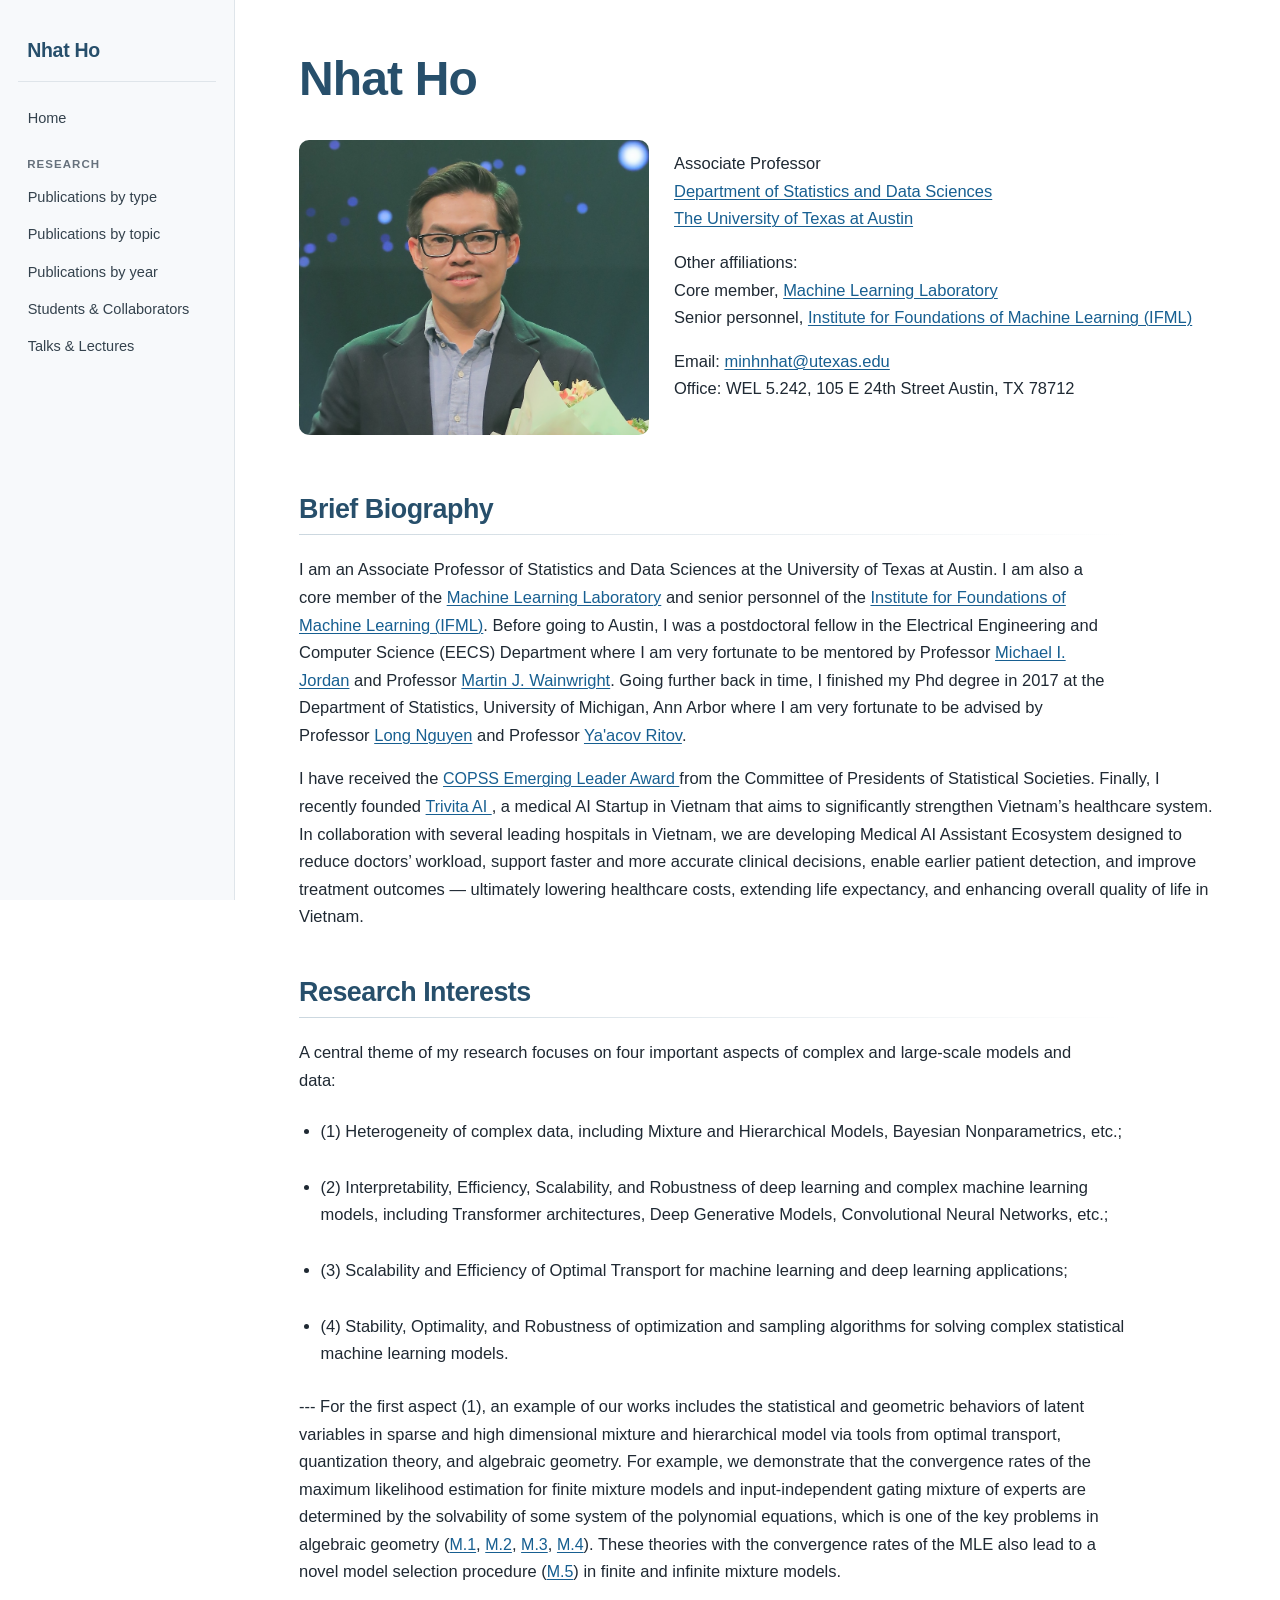
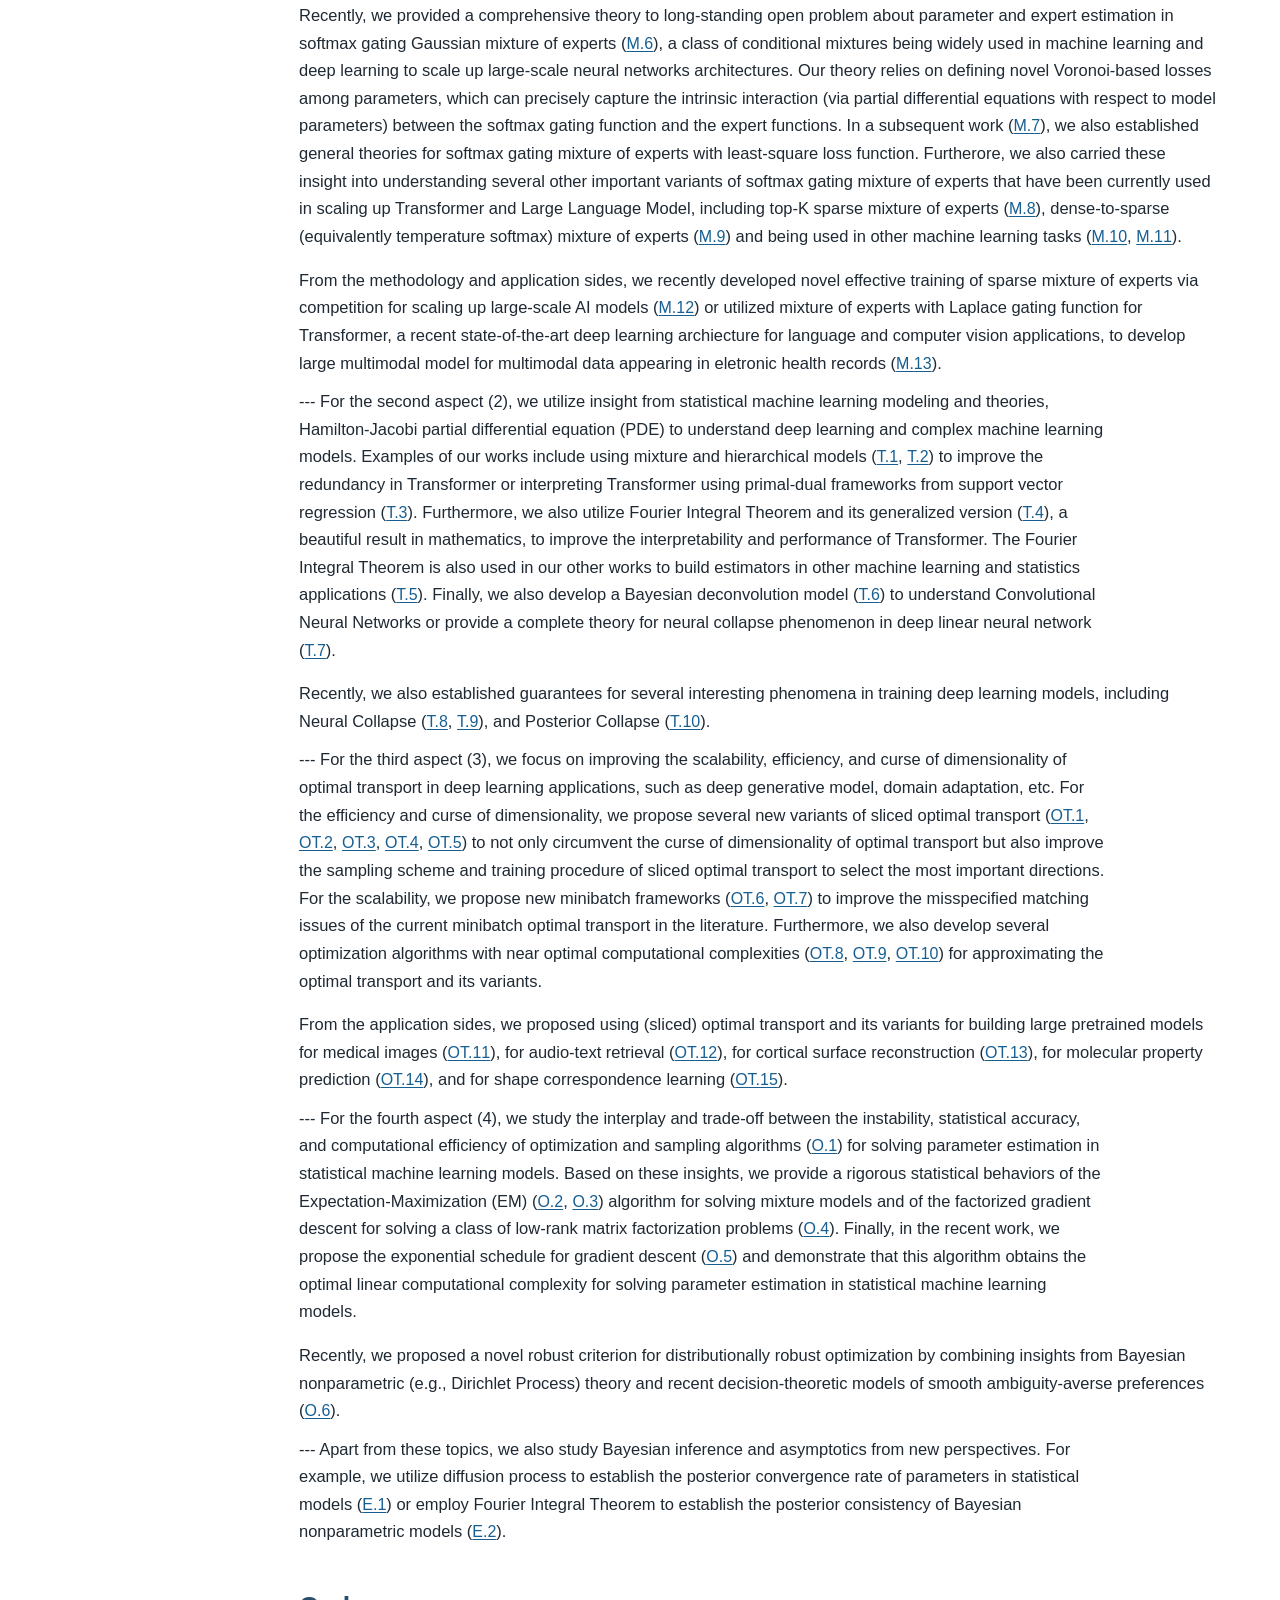
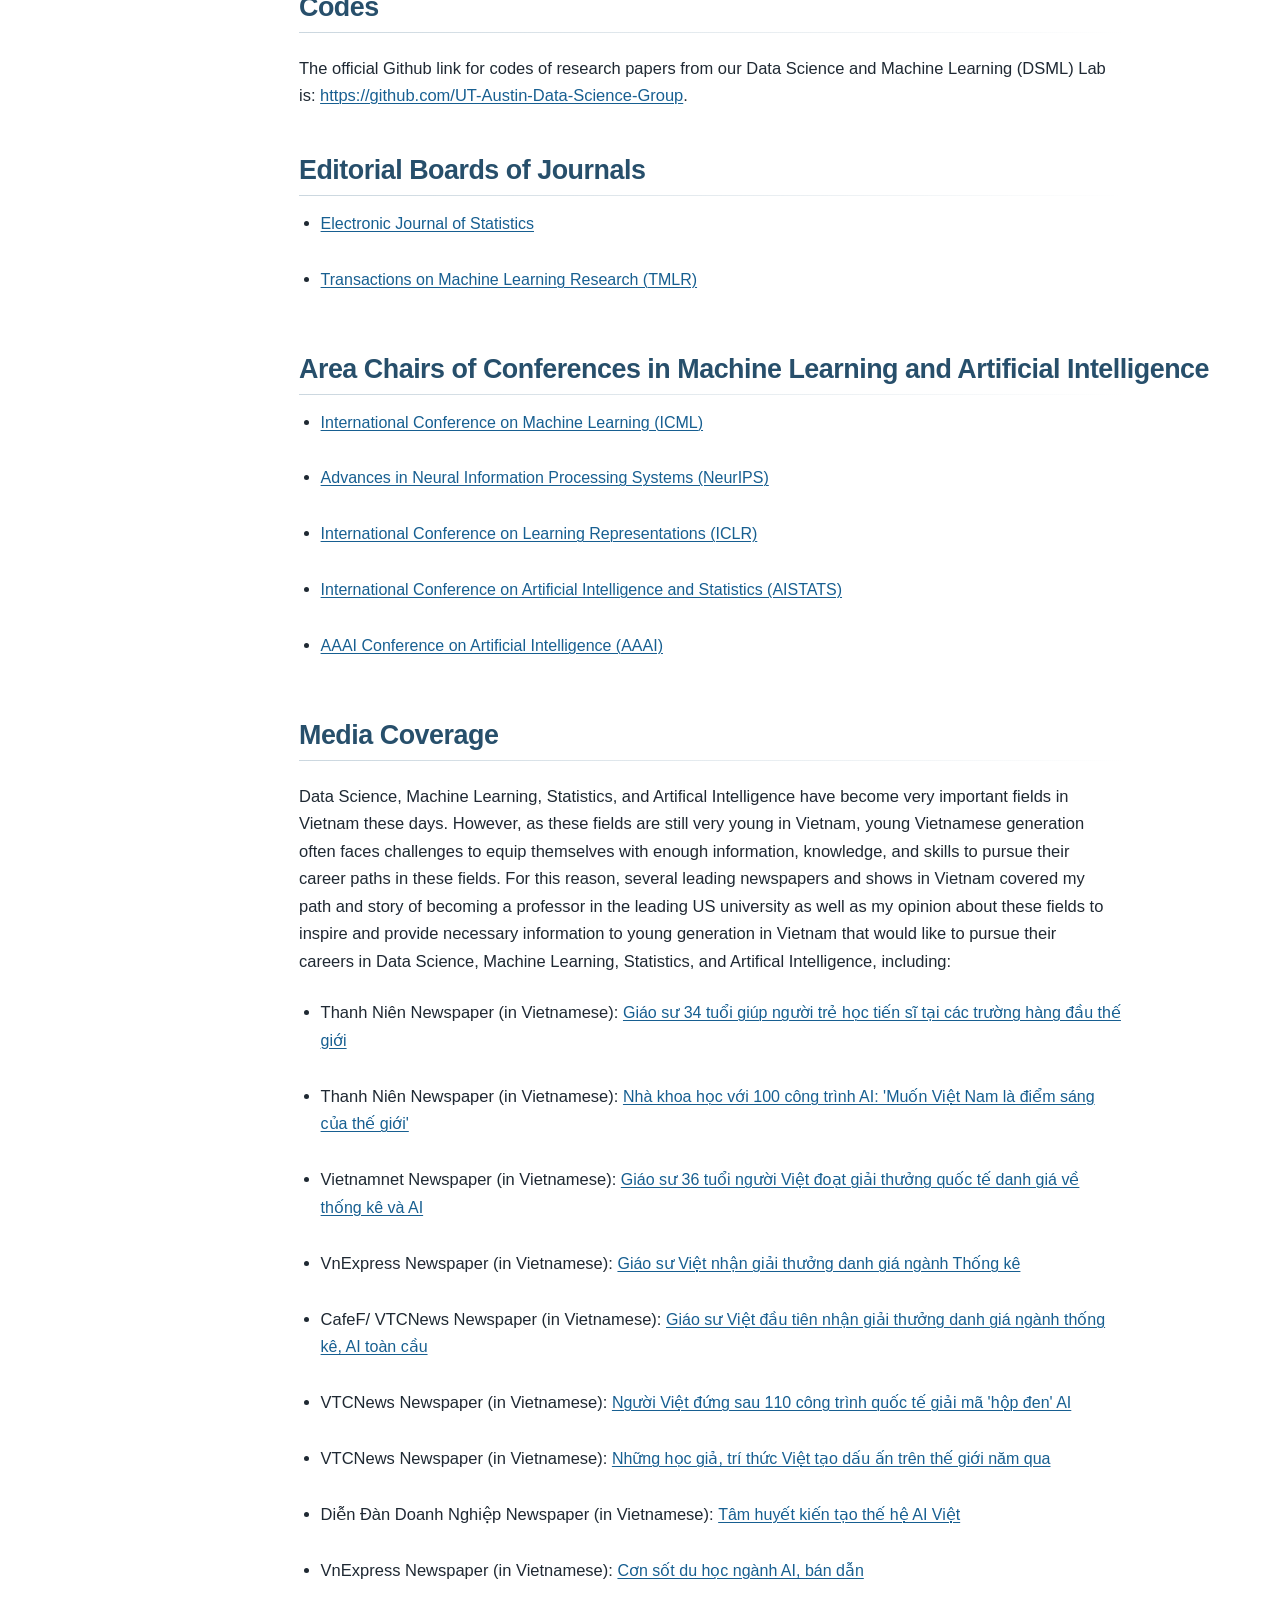
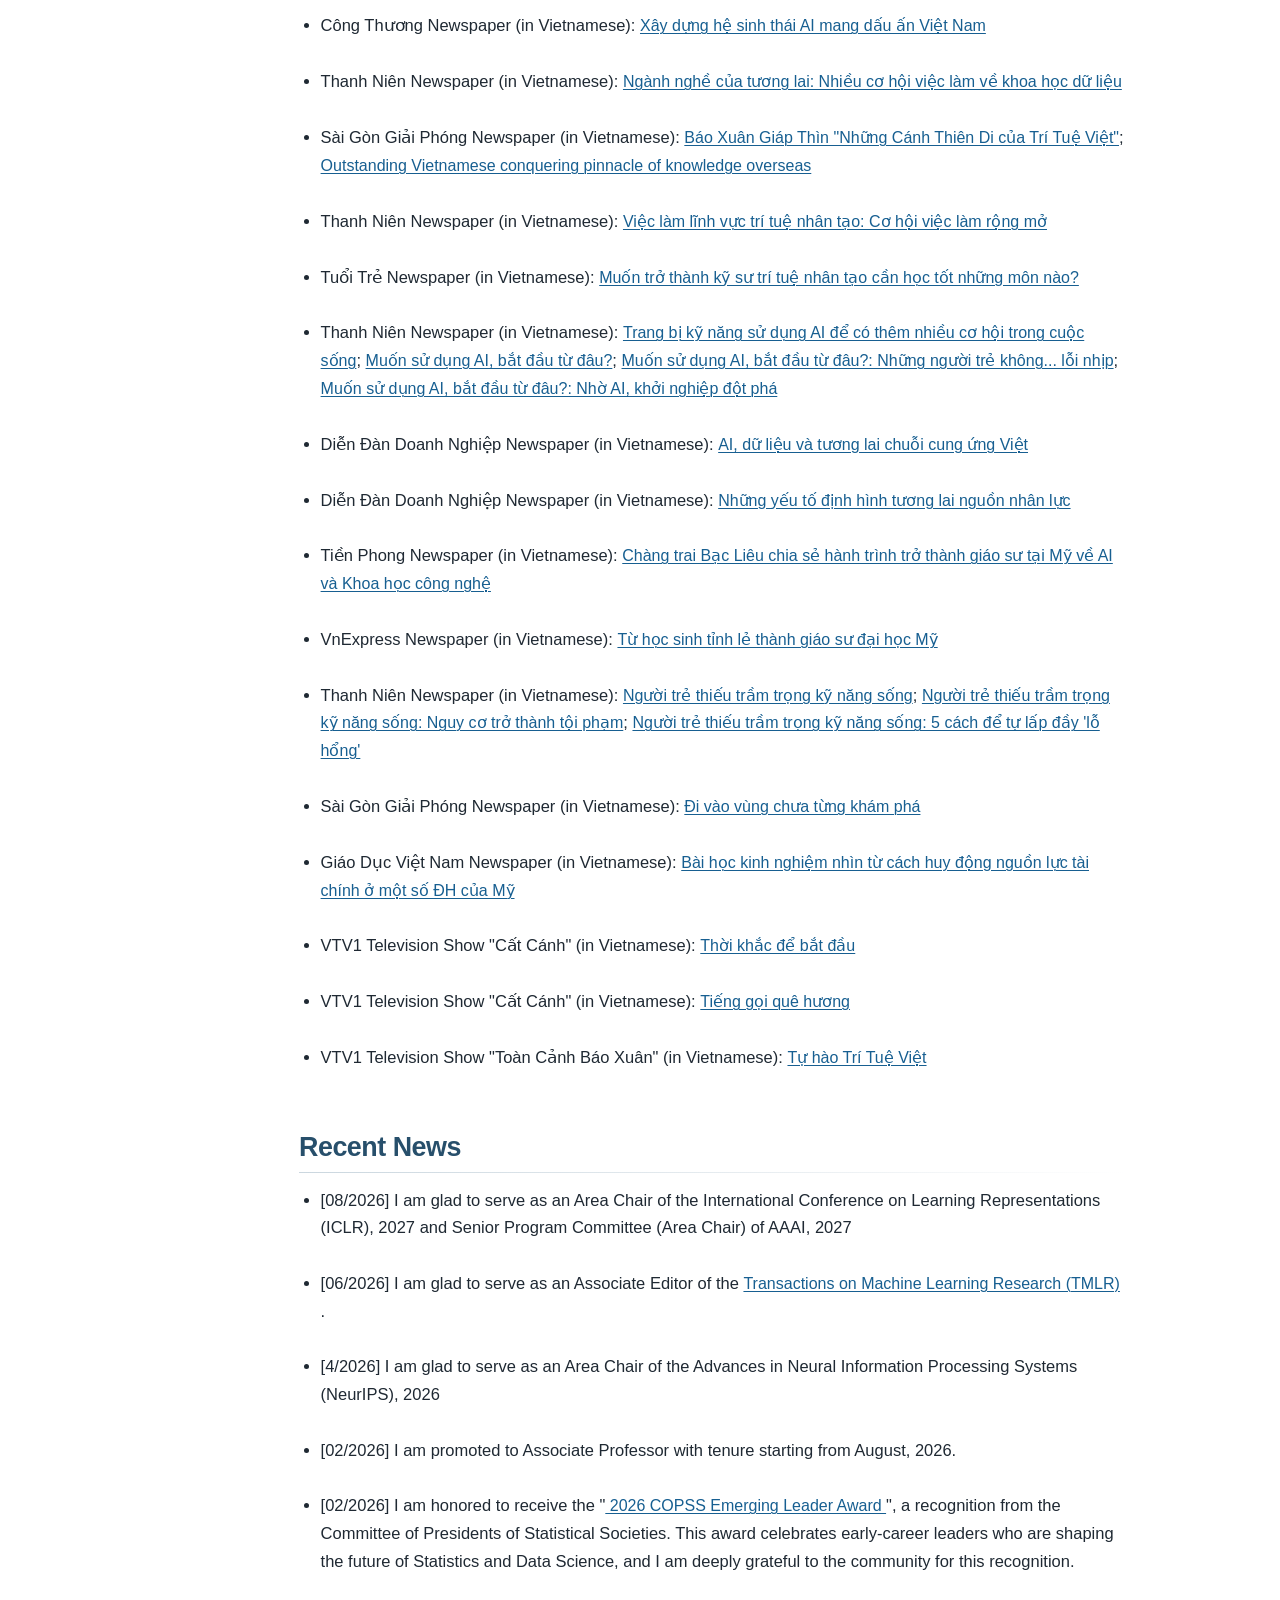
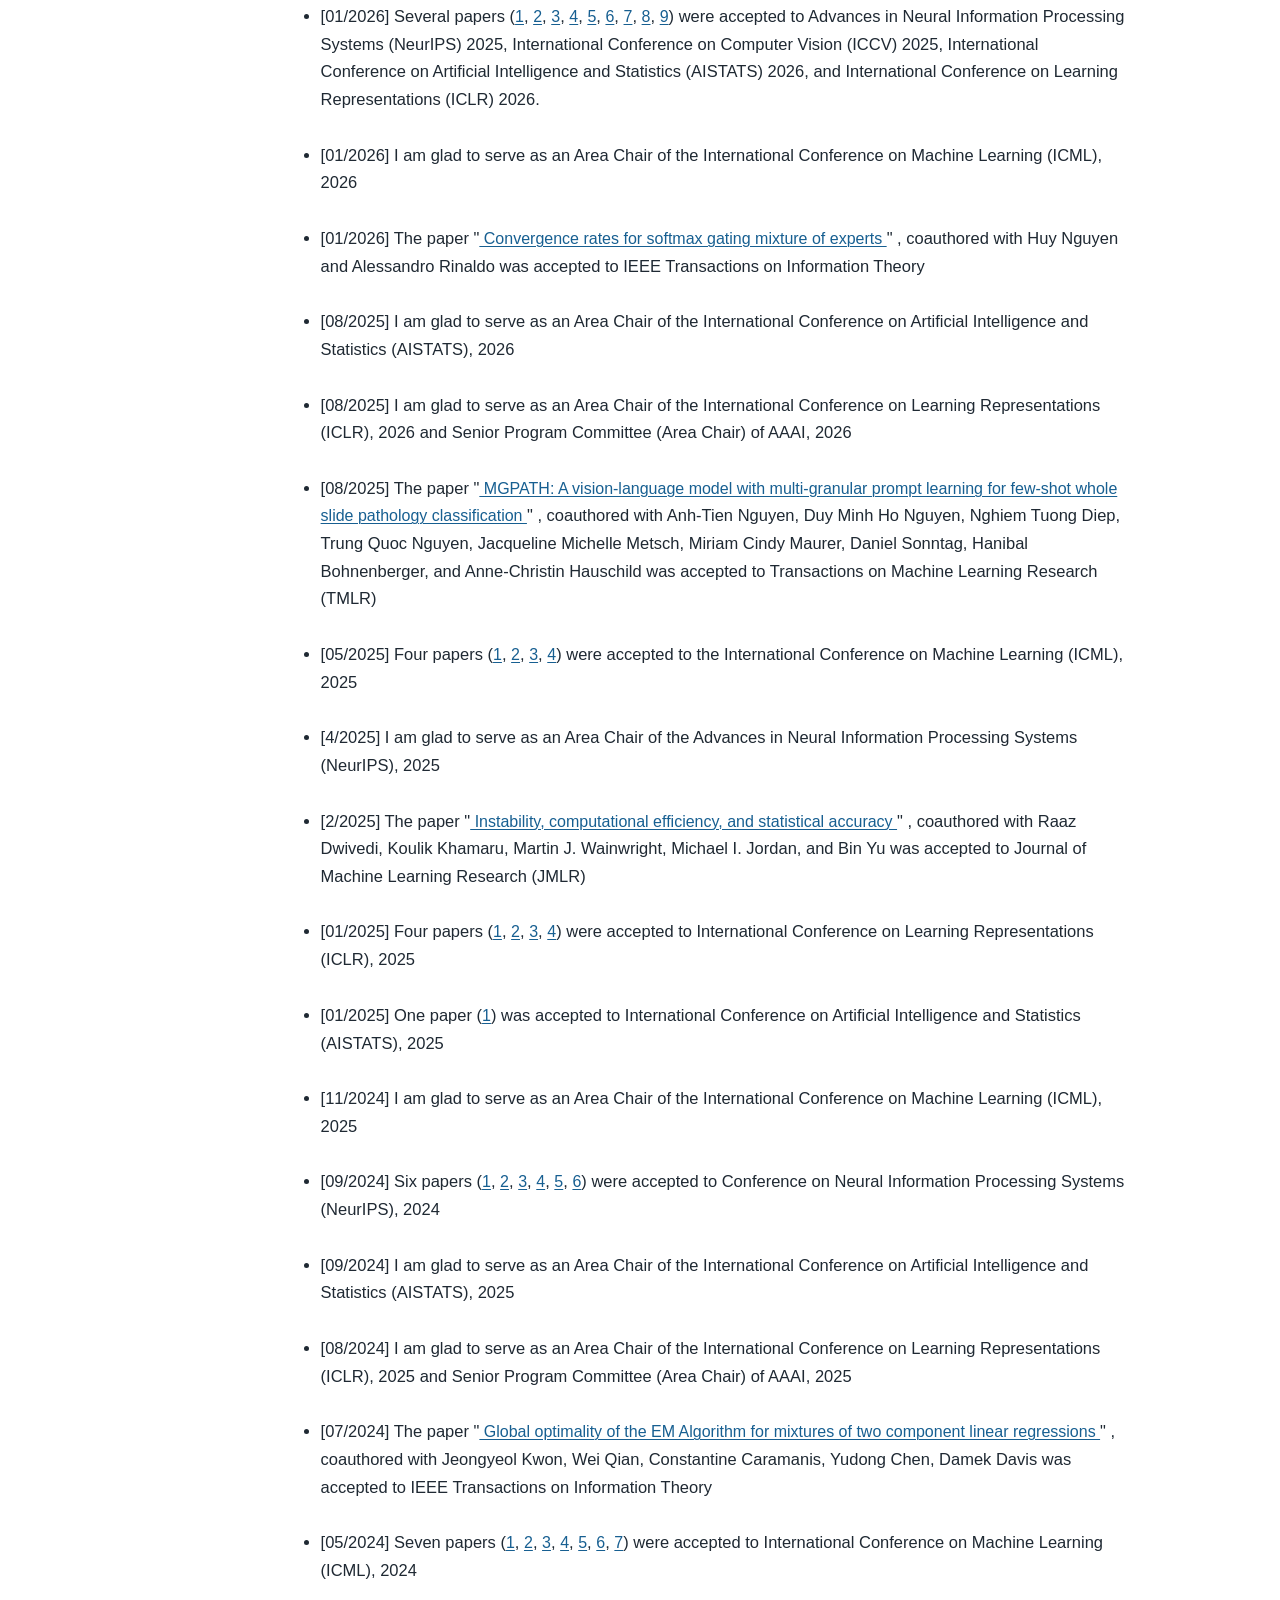
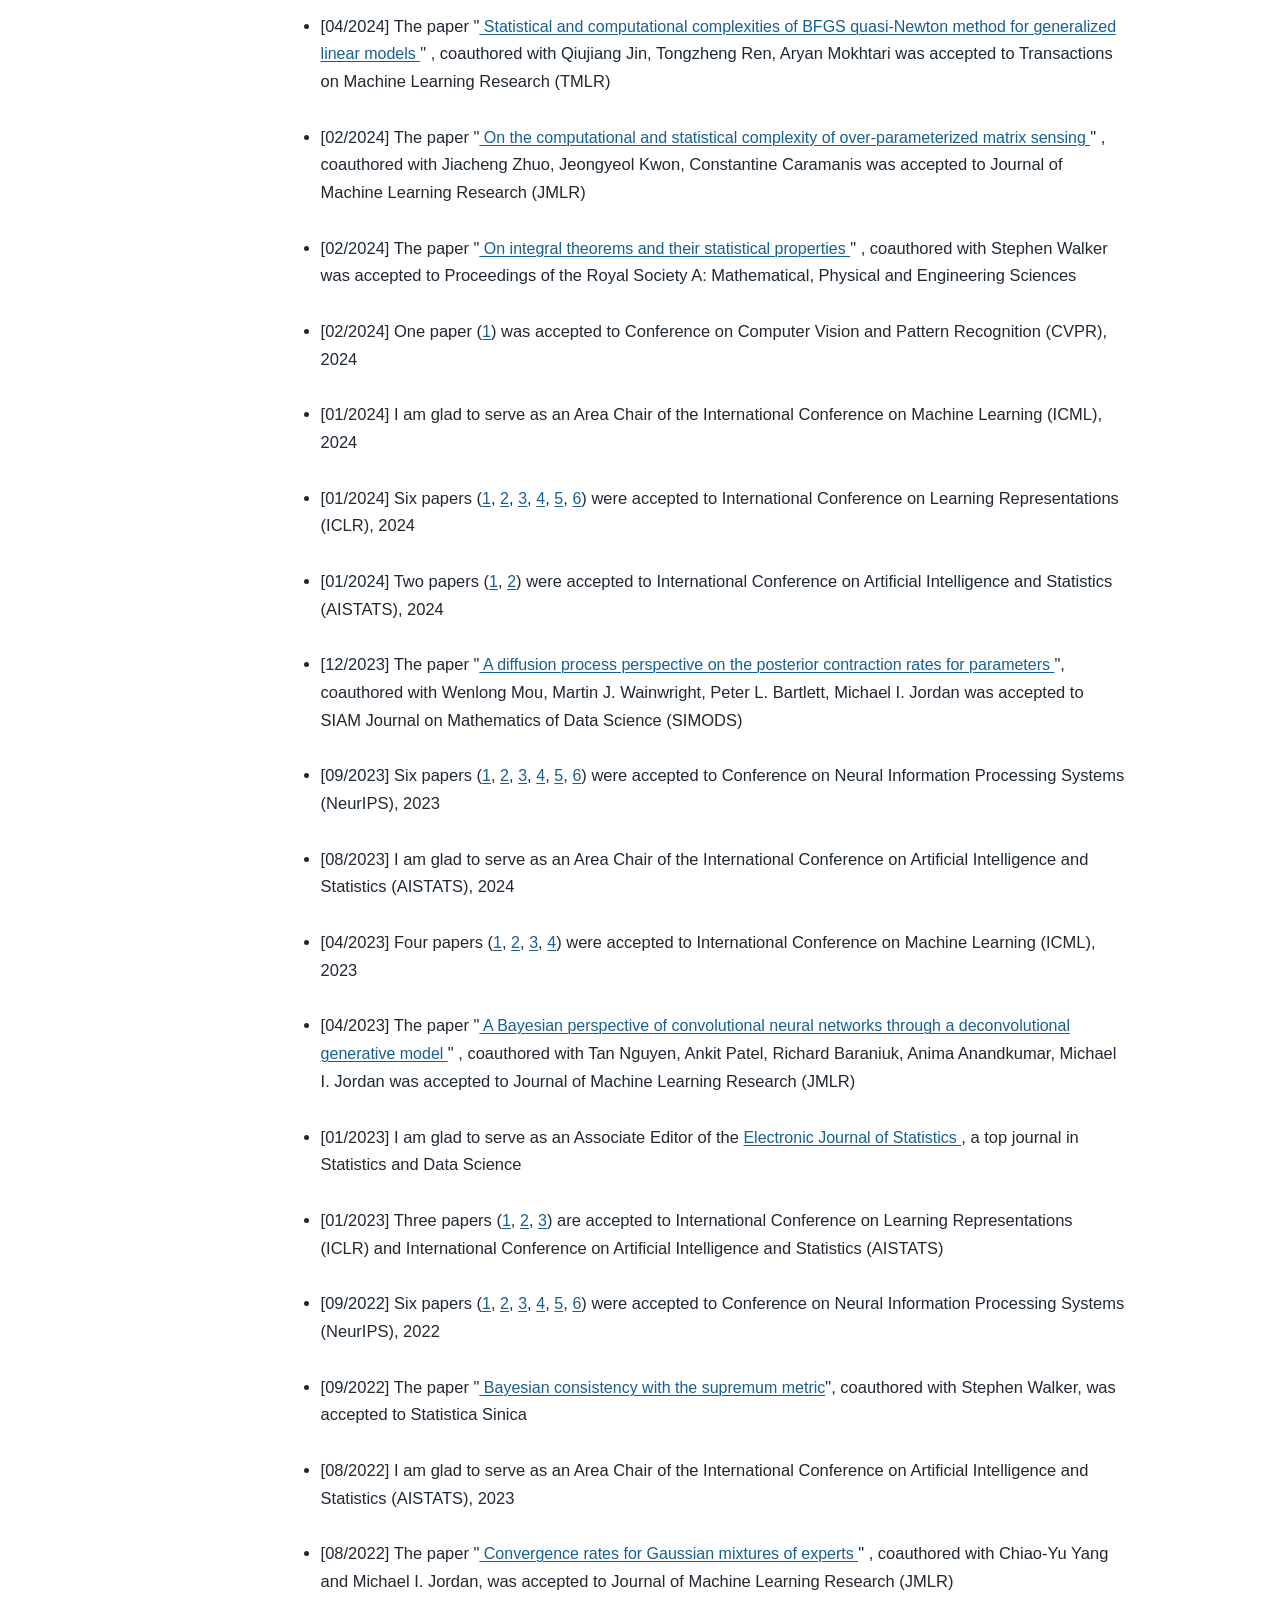
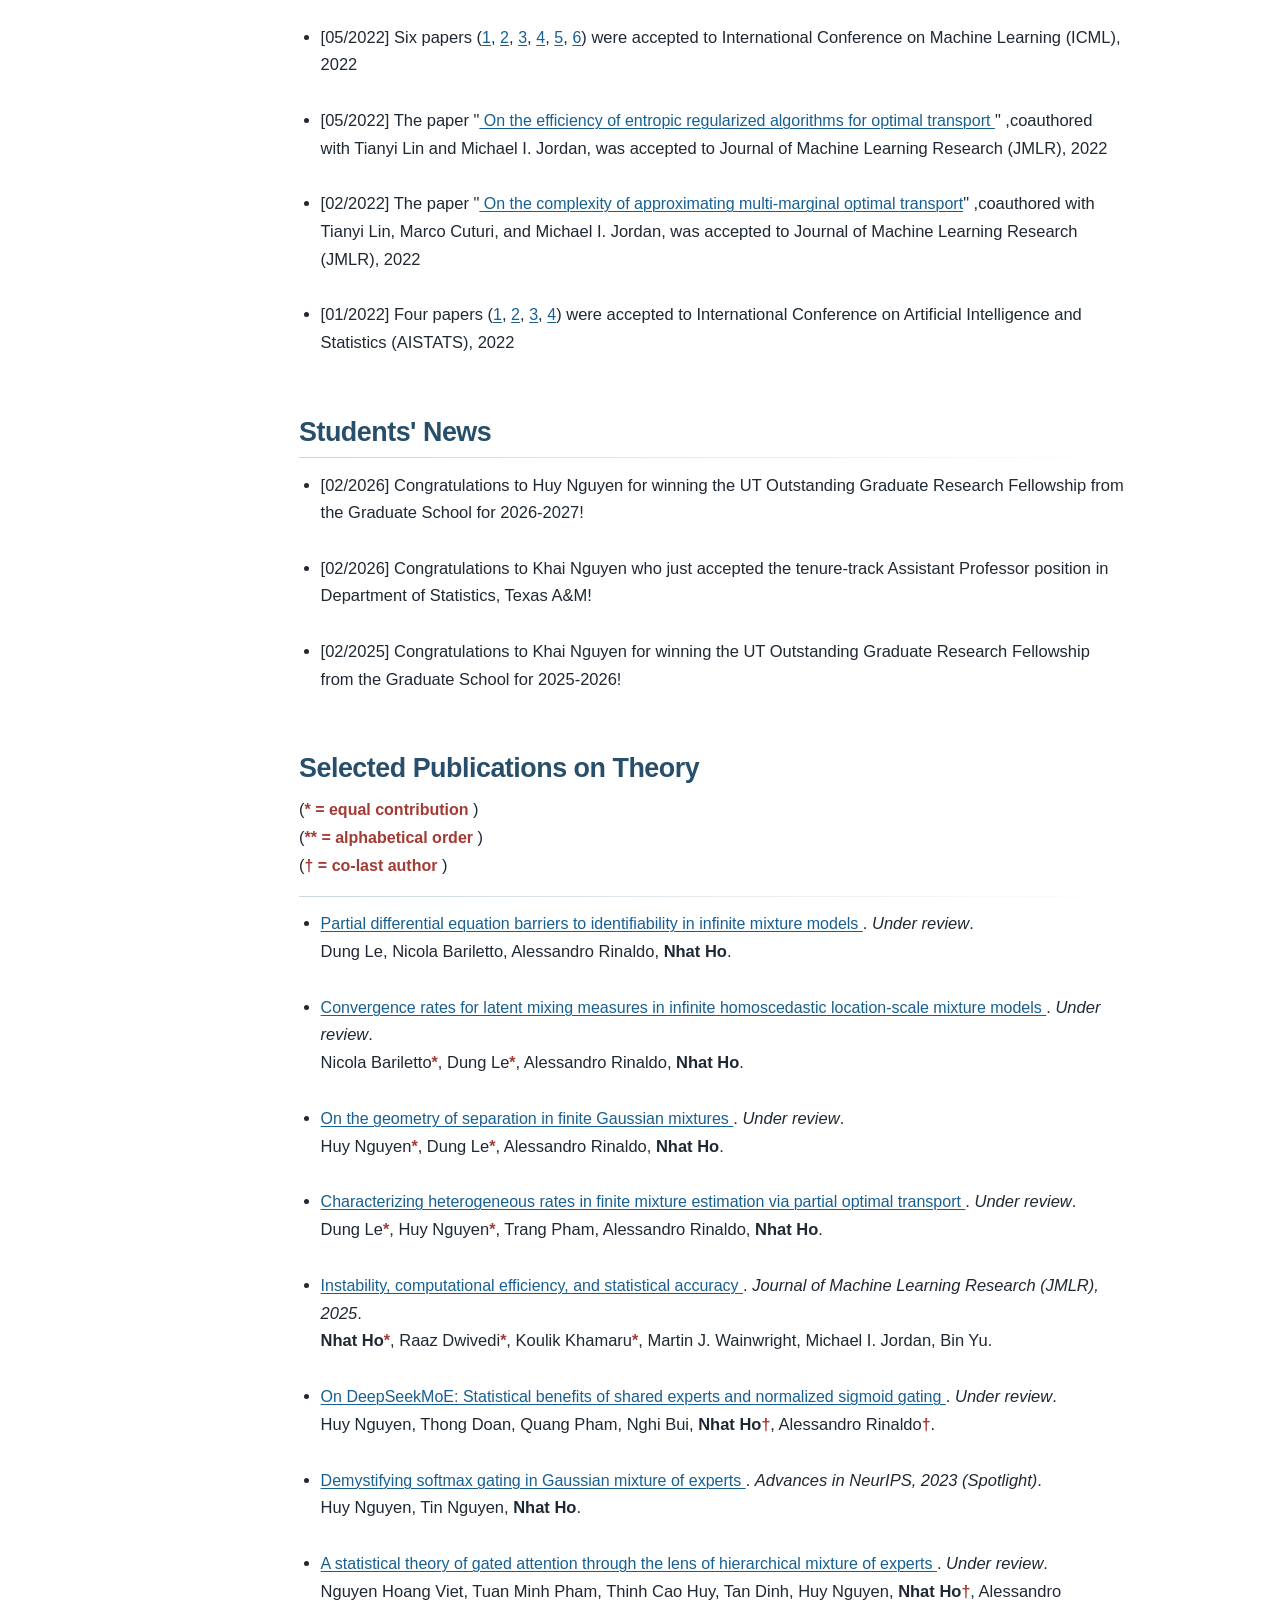
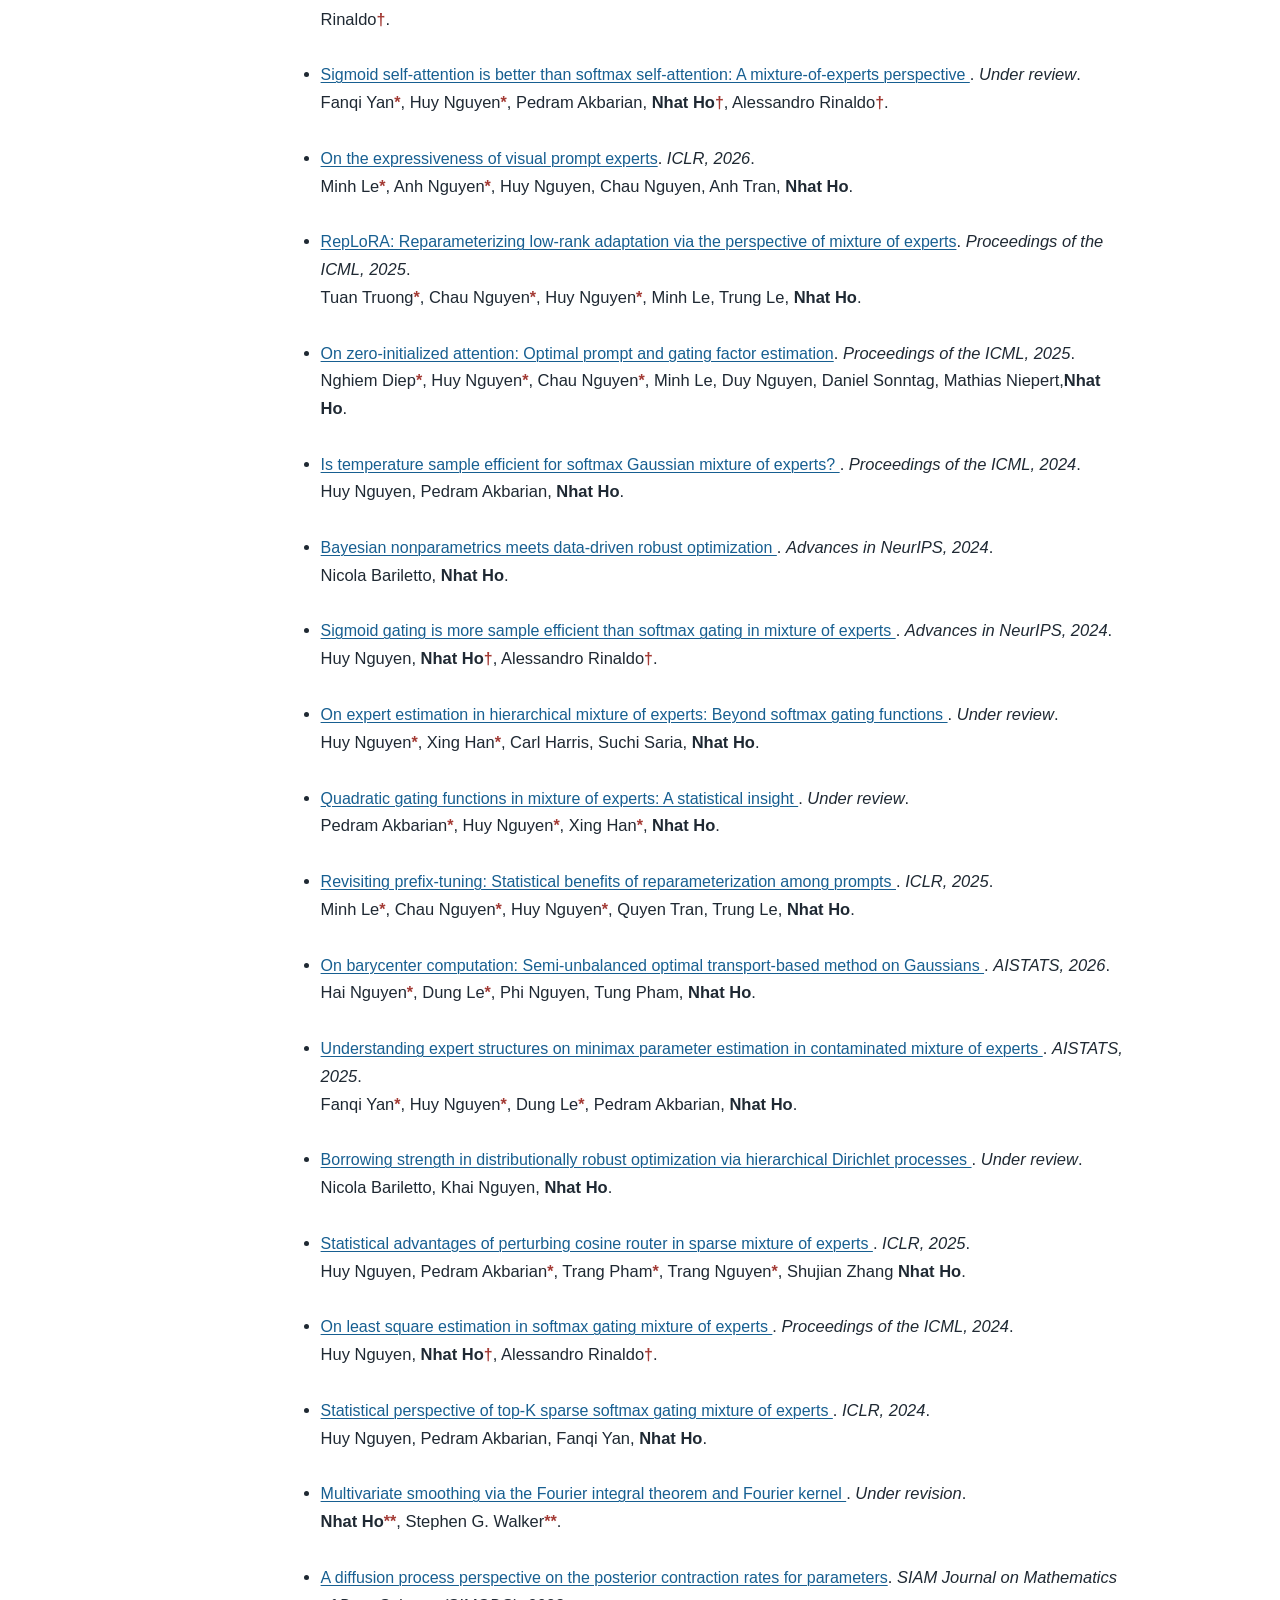
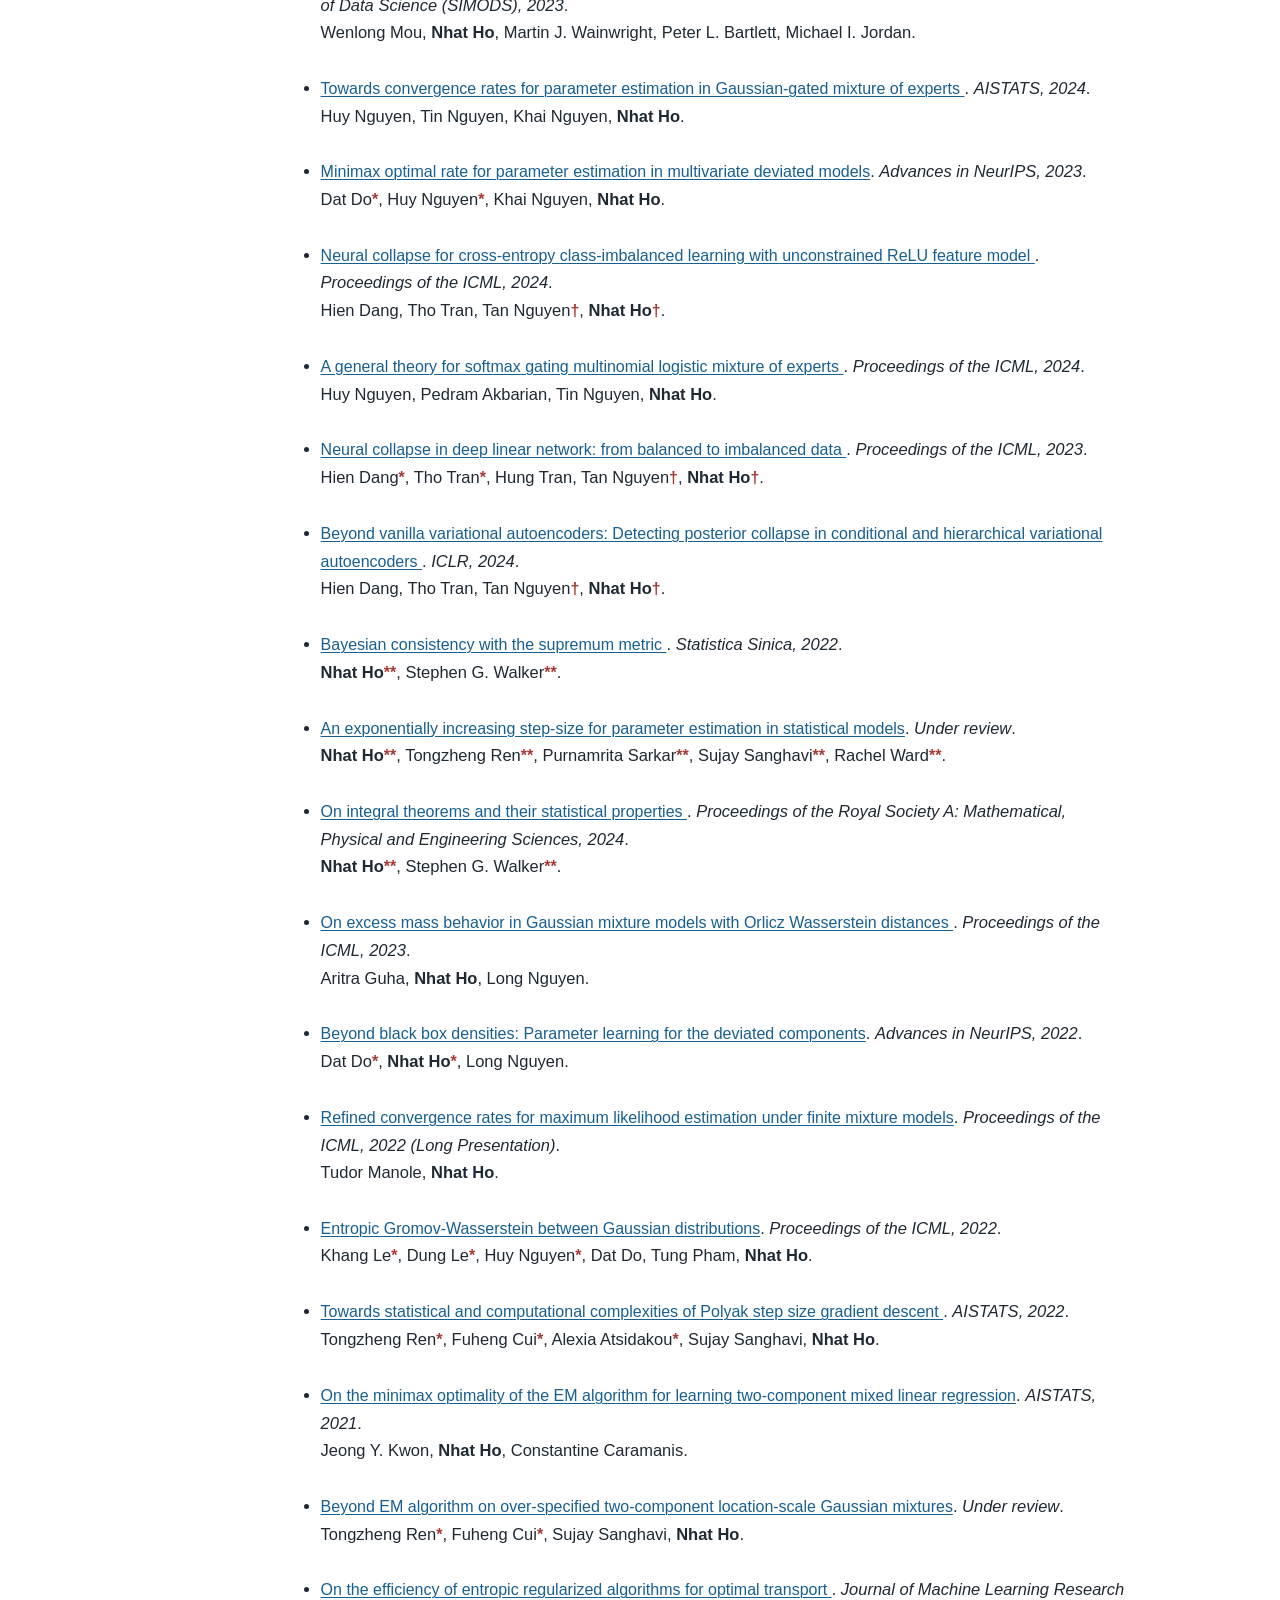
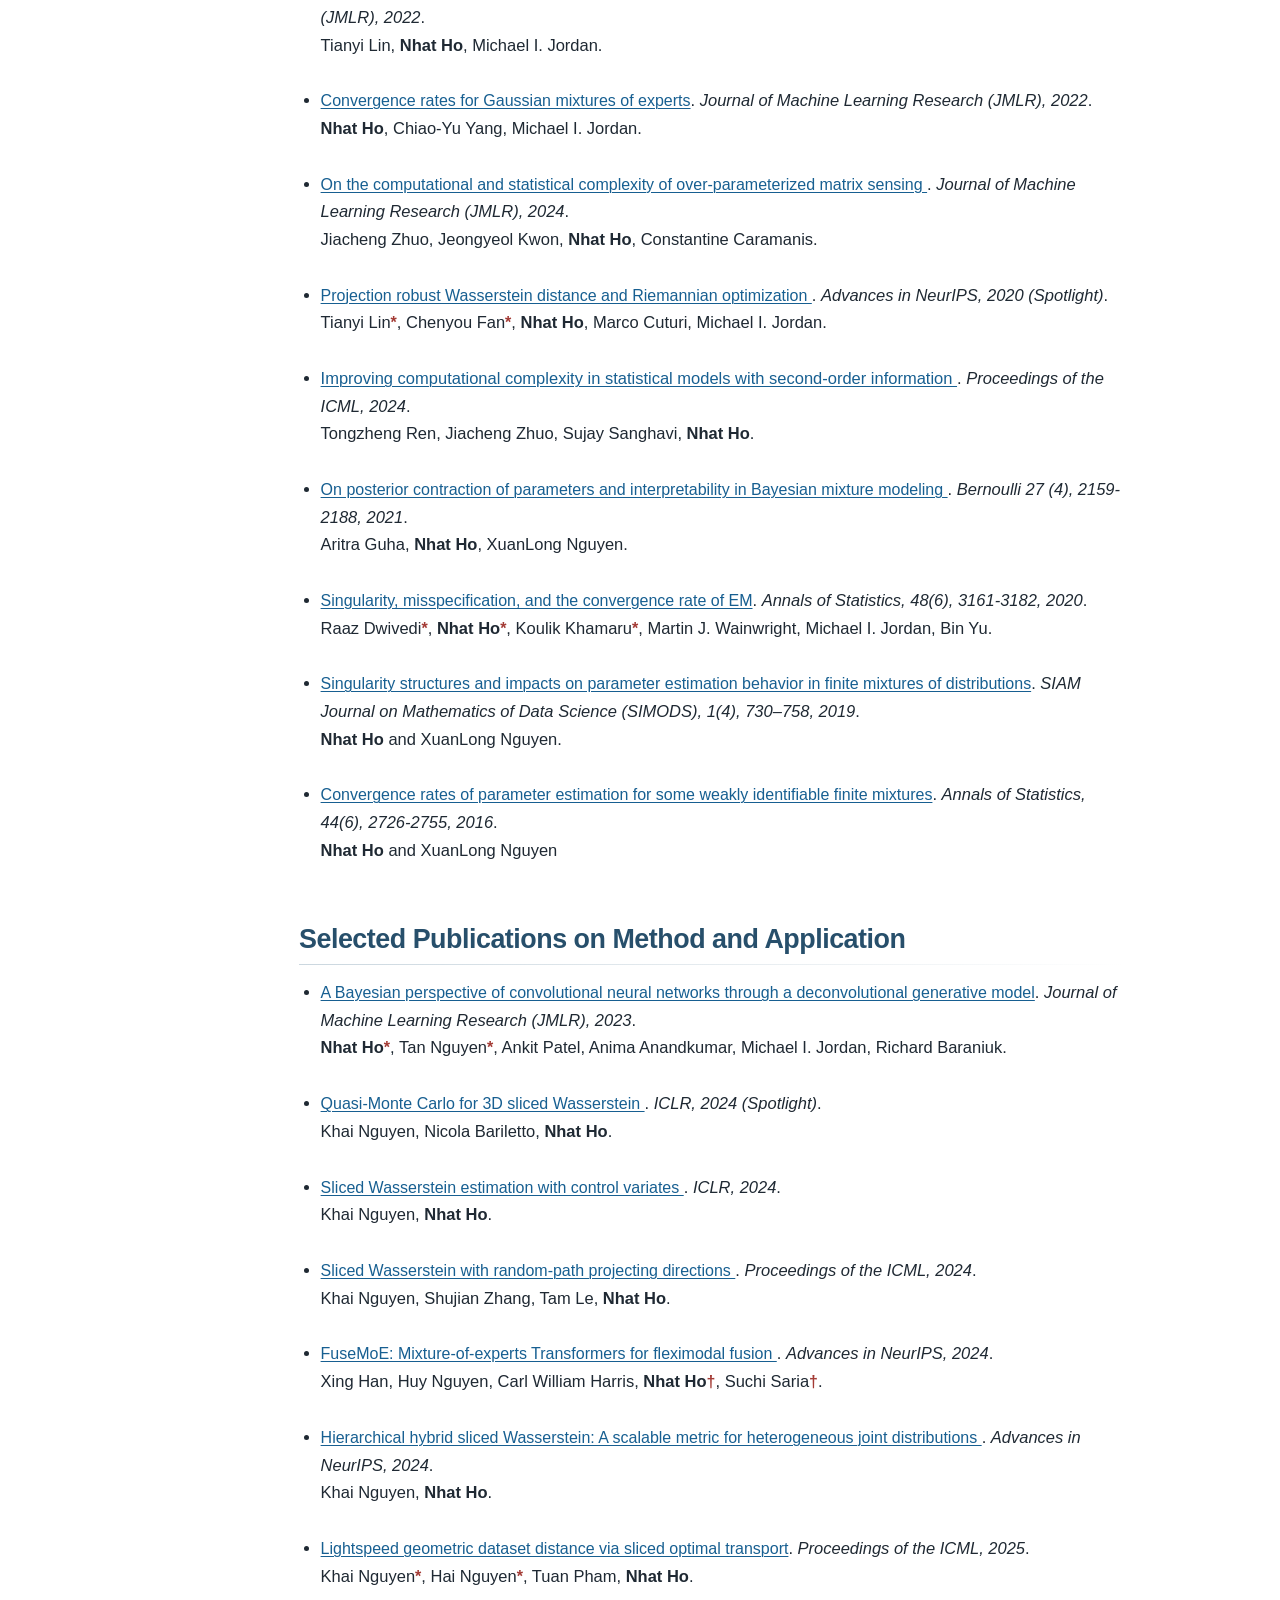
<file: index_v2.html>
<!doctype html>
<html lang="en">
<head>




<meta charset="utf-8"/><meta content="width=device-width, initial-scale=1" name="viewport"/><link href="jemdoc.css" rel="stylesheet"/><title>Nhat Ho | Archive</title></head>
<body>
<div id="site-shell"><aside id="layout-menu"><div class="site-name"><a href="index.html">Nhat Ho</a></div><nav aria-label="Primary navigation" class="primary-nav"><div class="menu-item"><a href="index.html">Home</a></div><div class="menu-label">Research</div><div class="menu-item"><a href="publications_type.html">Publications by type</a></div><div class="menu-item"><a href="publications_topics.html">Publications by topic</a></div><div class="menu-item"><a href="publications_year.html">Publications by year</a></div><div class="menu-item"><a href="collaborators.html">Students &amp; Collaborators</a></div><div class="menu-item"><a href="workshops.html">Talks &amp; Lectures</a></div></nav></aside><main id="layout-content">
<h1>Nhat Ho</h1>
<table class="imgtable"><tr><td>
<img alt="Nhat Ho" height="300px" src="Nhat_Ho_Profile.jpg" width="350px"/> </td>
<td align="left"><p>Associate Professor <br>
<a href="https://stat.utexas.edu/">Department of Statistics and Data Sciences</a> <br/>
<a href="https://www.utexas.edu/">The University of Texas at Austin</a> <br/></p>
<p>Other affiliations: <br/>
Core member, <a href="https://ml.utexas.edu/about">Machine Learning Laboratory</a> <br/>
Senior personnel, <a href="https://www.ifml.institute/">Institute for Foundations of Machine Learning (IFML)</a> <br/></p>
<p>Email: <a href="mailto:minhnhat@utexas.edu">minhnhat@utexas.edu</a> <br/>
Office: WEL 5.242, 105 E 24th Street Austin, TX 78712 </p>
</td></tr></table>
<h2>Brief Biography</h2>
<hr/>
<p>I am an Associate Professor of Statistics and Data Sciences at the University of Texas at Austin. I am also a core member of the <a href="https://ml.utexas.edu/about">Machine Learning Laboratory</a> and senior personnel of the <a href="https://www.ifml.institute/">Institute for Foundations of Machine Learning (IFML)</a>. Before going to Austin, I was a postdoctoral fellow in the Electrical Engineering and Computer Science (EECS) Department where I am very fortunate to be mentored by Professor <a href="https://people.eecs.berkeley.edu/~jordan/">Michael I. Jordan</a> and Professor <a href="http://people.eecs.berkeley.edu/~wainwrig/">Martin J. Wainwright</a>. Going further back in time, I finished my Phd degree in 2017 at the Department of Statistics, University of Michigan, Ann Arbor where I am very fortunate to be advised by Professor <a href="http://dept.stat.lsa.umich.edu/~xuanlong/">Long Nguyen</a> and Professor <a href="http://www-personal.umich.edu/~yritov/jr.html">Ya'acov Ritov</a>.</p>

I have received the <a href="https://community.amstat.org/copss/awards/leadership-academy"><font color="blue" size="+0.3"> COPSS Emerging Leader Award </font></a> from the Committee of Presidents of Statistical Societies. 

Finally, I recently founded <a href="https://trivita.ai/en/"><font color="blue" size="+0.3"> Trivita AI </font></a>, a medical AI Startup in Vietnam that aims to significantly strengthen Vietnam’s healthcare system. In collaboration with several leading hospitals in Vietnam, we are developing Medical AI Assistant Ecosystem designed to reduce doctors’ workload, support faster and more accurate clinical decisions, enable earlier patient detection, and improve treatment outcomes — ultimately lowering healthcare costs, extending life expectancy, and enhancing overall quality of life in Vietnam.
<h2>Research Interests</h2>
<hr/>
<p> A central theme of my research focuses on four important aspects of complex and large-scale models and data: 
<ul>
<li><p>(1) Heterogeneity of complex data, including Mixture and Hierarchical Models, Bayesian Nonparametrics, etc.;</p> </li>
<li><p>(2) Interpretability, Efficiency, Scalability, and Robustness of deep learning and complex machine learning models, including  Transformer architectures, Deep Generative Models, Convolutional Neural Networks, etc.;</p> </li>
<li><p>(3) Scalability and Efficiency of Optimal Transport for machine learning and deep learning applications;</p> </li>
<li><p>(4) Stability, Optimality, and Robustness of optimization and sampling algorithms for solving complex statistical machine learning models. </p> </li>
</ul>
<p> --- For the first aspect (1), an example of our works includes the statistical and geometric behaviors of latent variables in sparse and high dimensional mixture and hierarchical model via tools from optimal transport, quantization theory, and algebraic geometry. For example, we demonstrate that the convergence rates of the maximum likelihood estimation for finite mixture models and input-independent gating mixture of experts are determined by the solvability of some system of the polynomial equations, which is one of the key problems in algebraic geometry (<a href="Refined_metric.pdf"><font color="blue" size="+0.3">M.1</font></a>, <a href="Mixture_Experts_Arxiv.pdf"><font color="blue" size="+0.3">M.2</font></a>, <a href="https://arxiv.org/pdf/1609.02655.pdf"><font color="blue" size="+0.3">M.3</font></a>, <a href="AoS_2016.pdf"><font color="blue" size="+0.3">M.4</font></a>). These theories with the convergence rates of the MLE also lead to a novel model selection procedure (<a href="https://arxiv.org/pdf/1901.05078.pdf"><font color="blue" size="+0.3">M.5</font></a>) in finite and infinite mixture models.</p>

Recently, we provided a comprehensive theory to long-standing open problem about parameter and expert estimation in softmax gating Gaussian mixture of experts (<a href="https://arxiv.org/pdf/2305.03288.pdf"><font color="blue" size="+0.3">M.6</font></a>), a class of conditional mixtures being widely used in machine learning and deep learning to scale up large-scale neural networks architectures. Our theory relies on defining novel Voronoi-based losses among parameters, which can precisely capture the intrinsic interaction (via partial differential equations with respect to model parameters) between the softmax gating function and the expert functions. In a subsequent work (<a href="https://arxiv.org/abs/2402.02952"><font color="blue" size="+0.3">M.7</font></a>), we also established general theories for softmax gating mixture of experts with least-square loss function. Furtherore, we also carried these insight into understanding several other important variants of softmax gating mixture of experts that have been currently used in scaling up Transformer and Large Language Model, including top-K sparse mixture of experts (<a href="https://arxiv.org/pdf/2309.13850.pdf"><font color="blue" size="+0.3">M.8</font></a>), dense-to-sparse (equivalently temperature softmax) mixture of experts (<a href="https://arxiv.org/pdf/2401.13875.pdf"><font color="blue" size="+0.3">M.9</font></a>) and being used in other machine learning tasks (<a href="https://arxiv.org/pdf/2309.13850.pdf"><font color="blue" size="+0.3">M.10</font></a>, <a href="https://arxiv.org/pdf/2305.07572.pdf"><font color="blue" size="+0.3">M.11</font></a>). </p>

From the methodology and application sides, we recently developed novel effective training of sparse mixture of experts via competition for scaling up large-scale AI models (<a href="https://arxiv.org/abs/2402.02526"><font color="blue" size="+0.3">M.12</font></a>) or utilized mixture of experts with Laplace gating function for Transformer, a recent state-of-the-art deep learning archiecture for language and computer vision applications, to develop large multimodal model for multimodal data appearing in eletronic health records (<a href="https://arxiv.org/pdf/2402.03226.pdf"><font color="blue" size="+0.3">M.13</font></a>).

<p> --- For the second aspect (2), we utilize insight from statistical machine learning modeling and theories, Hamilton-Jacobi partial differential equation (PDE) to understand deep learning and complex machine learning models. Examples of our works include using mixture and hierarchical models (<a href="https://arxiv.org/pdf/2110.08678.pdf"><font color="blue" size="+0.3">T.1</font></a>, <a href="FiSHformer_Final.pdf"><font color="blue" size="+0.3">T.2</font></a>) to improve the redundancy in Transformer or interpreting Transformer using primal-dual frameworks from support vector regression (<a href="ICLR_Primal_Dual.pdf"><font color="blue" size="+0.3">T.3</font></a>). Furthermore, we also utilize Fourier Integral Theorem and its generalized version (<a href="FourierFormer_Final.pdf"><font color="blue" size="+0.3">T.4</font></a>), a beautiful result in mathematics, to improve the interpretability and performance of Transformer. The Fourier Integral Theorem is also used in our other works to build estimators in other machine learning and statistics applications (<a href="JMLR_V1.pdf"><font color="blue" size="+0.3">T.5</font></a>). Finally, we also develop a Bayesian deconvolution model (<a href="https://arxiv.org/pdf/1811.02657.pdf"><font color="blue" size="+0.3">T.6</font></a>) to understand Convolutional Neural Networks or provide a complete theory for neural collapse phenomenon in deep linear neural network (<a href="https://arxiv.org/pdf/2301.00437.pdf"><font color="blue" size="+0.3">T.7</font></a>).</p>

Recently, we also established guarantees for several interesting phenomena in training deep learning models, including Neural Collapse (<a href="https://arxiv.org/pdf/2301.00437.pdf"><font color="blue" size="+0.3">T.8</font></a>, <a href="https://arxiv.org/abs/2401.02058"><font color="blue" size="+0.3">T.9</font></a>), and Posterior Collapse (<a href="https://openreview.net/forum?id=4zZFGliCl9"><font color="blue" size="+0.3">T.10</font></a>).

<p> --- For the third aspect (3), we focus on improving the scalability, efficiency, and curse of dimensionality of optimal transport in deep learning applications, such as deep generative model, domain adaptation, etc. For the efficiency and curse of dimensionality, we propose several new variants of sliced optimal transport (<a href="https://arxiv.org/pdf/2209.13570.pdf"><font color="blue" size="+0.3">OT.1</font></a>, <a href="https://arxiv.org/pdf/2301.03749.pdf"><font color="blue" size="+0.3">OT.2</font></a>, <a href="Revisiting_Sliced_Wasserstein_Arxiv.pdf"><font color="blue" size="+0.3">OT.3</font></a>, <a href="Amortized_Projection_Optimization_for_Mini_batch_Projected_Wasserstein.pdf"><font color="blue" size="+0.3">OT.4</font></a>, <a href="Energy_sliced.pdf"><font color="blue" size="+0.3">OT.5</font></a>) to not only circumvent the curse of dimensionality of optimal transport but also improve the sampling scheme and training procedure of sliced optimal transport to select the most important directions. For the scalability, we propose new minibatch frameworks (<a href="https://arxiv.org/pdf/2108.09645.pdf"><font color="blue" size="+0.3">OT.6</font></a>, <a href="https://arxiv.org/pdf/2102.05912.pdf"><font color="blue" size="+0.3">OT.7</font></a>) to improve the misspecified matching issues of the current minibatch optimal transport in the literature. Furthermore, we also develop several optimization algorithms with near optimal computational complexities (<a href="https://arxiv.org/pdf/1906.01437.pdf"><font color="blue" size="+0.3">OT.8</font></a>, <a href="https://arxiv.org/pdf/2102.06857.pdf"><font color="blue" size="+0.3">OT.9</font></a>, <a href="https://arxiv.org/pdf/2006.07458.pdf"><font color="blue" size="+0.3">OT.10</font></a>) for approximating the optimal transport and its variants.</p>

From the application sides, we proposed using (sliced) optimal transport and its variants for building large pretrained models for medical images (<a href="https://arxiv.org/pdf/2306.11925.pdf"><font color="blue" size="+0.3">OT.11</font></a>), for audio-text retrieval (<a href="https://openreview.net/forum?id=l60EM8md3t"><font color="blue" size="+0.3">OT.12</font></a>), for cortical surface reconstruction (<a href="https://openreview.net/forum?id=gxhRR8vUQb"><font color="blue" size="+0.3">OT.13</font></a>), for molecular property prediction (<a href="https://arxiv.org/abs/2402.01975"><font color="blue" size="+0.3">OT.14</font></a>), and for shape correspondence learning (<a href="OT_Shape_Correspondence.pdf"><font color="blue" size="+0.3">OT.15</font></a>).

<p> --- For the fourth aspect (4), we study the interplay and trade-off between the instability, statistical accuracy, and computational efficiency of optimization and sampling algorithms (<a href="https://arxiv.org/pdf/2005.11411.pdf"><font color="blue" size="+0.3">O.1</font></a>) for solving parameter estimation in statistical machine learning models. Based on these insights, we provide a rigorous statistical behaviors of the Expectation-Maximization (EM) (<a href="https://arxiv.org/pdf/1810.00828.pdf"><font color="blue" size="+0.3">O.2</font></a>, <a href="https://arxiv.org/pdf/1902.00194.pdf"><font color="blue" size="+0.3">O.3</font></a>) algorithm for solving mixture models and of the factorized gradient descent for solving a class of low-rank matrix factorization problems (<a href="https://arxiv.org/pdf/2102.02756.pdf"><font color="blue" size="+0.3">O.4</font></a>). Finally, in the recent work, we propose the exponential schedule for gradient descent (<a href="Short_Arxiv_version.pdf"><font color="blue" size="+0.3">O.5</font></a>) and demonstrate that this algorithm obtains the optimal linear computational complexity for solving parameter estimation in statistical machine learning models.</p> 

Recently, we proposed a novel robust criterion for distributionally robust optimization by combining insights from Bayesian nonparametric (e.g., Dirichlet Process) theory and recent decision-theoretic models of smooth ambiguity-averse preferences (<a href="https://arxiv.org/abs/2401.15771"><font color="blue" size="+0.3">O.6</font></a>). 

<p> --- Apart from these topics, we also study Bayesian inference and asymptotics from new perspectives. For example, we utilize diffusion process to establish the posterior convergence rate of parameters in statistical models (<a href="SDE_Arxiv_submission_v2.pdf"><font color="blue" size="+0.3">E.1</font></a>) or employ Fourier Integral Theorem to establish the posterior consistency of Bayesian nonparametric models (<a href="Bayesian_Consistency_Smooth_Final.pdf"><font color="blue" size="+0.3">E.2</font></a>). 

<h2>Codes</h2>
<hr/>
<p>The official Github link for codes of research papers from our Data Science and Machine Learning (DSML) Lab is: <a href="https://github.com/UT-Austin-Data-Science-Group">https://github.com/UT-Austin-Data-Science-Group</a>.</p>
<h2>Editorial Boards of Journals</h2>
<hr style="margin-bottom:0cm;"/>
<ul>
<li><p><a href="https://imstat.org/journals-and-publications/electronic-journal-of-statistics/"><font color="blue" size="+0.3"> Electronic Journal of Statistics </font></a></p>
</li>
</ul>
<ul>
<li><p><a href="https://jmlr.org/tmlr/index.html"><font color="blue" size="+0.3"> Transactions on Machine Learning Research (TMLR) </font></a></p>
</li>
</ul>
<h2>Area Chairs of Conferences in Machine Learning and Artificial Intelligence</h2>
<hr style="margin-bottom:0cm;"/>
<ul>
<li><p><a href="https://icml.cc/"><font color="blue" size="+0.3"> International Conference on Machine Learning (ICML) </font></a></p>
</li>
</ul>
<ul>
<li><p><a href="https://icml.cc/"><font color="blue" size="+0.3"> Advances in Neural Information Processing Systems (NeurIPS) </font></a></p>
</li>
</ul>
<ul>
<li><p><a href="https://iclr.cc/"><font color="blue" size="+0.3"> International Conference on Learning Representations (ICLR) </font></a></p>
</li>
</ul>
<ul>
<li><p><a href="https://aistats.org/aistats2023/"><font color="blue" size="+0.3"> International Conference on Artificial Intelligence and Statistics (AISTATS) </font></a></p>
</li>
</ul>
<ul>
<li><p><a href="https://aaai.org/aaai-conference/"><font color="blue" size="+0.3"> AAAI Conference on Artificial Intelligence (AAAI) </font></a></p>
</li>
</ul>
<h2>Media Coverage</h2>
<hr/>
<p> Data Science, Machine Learning, Statistics, and Artifical Intelligence have become very important fields in Vietnam these days. However, as these fields are still very young in Vietnam, young Vietnamese generation often faces challenges to equip themselves with enough information, knowledge, and skills to pursue their career paths in these fields. For this reason, several leading newspapers and shows in Vietnam covered my path and story of becoming a professor in the leading US university as well as my opinion about these fields to inspire and provide necessary information to young generation in Vietnam that would like to pursue their careers in Data Science, Machine Learning, Statistics, and Artifical Intelligence, including:
<ul>
<li><p> Thanh Niên Newspaper (in Vietnamese):  <a href="
https://thanhnien.vn/giao-su-34-tuoi-giup-nguoi-tre-hoc-tien-si-tai-cac-truong-hang-dau-the-gioi-18524012319520191.htm"><font color="blue" size="+0.3"> Giáo sư 34 tuổi giúp người trẻ học tiến sĩ tại các trường hàng đầu thế giới</font></a></p>
</li>
<li><p> Thanh Niên Newspaper (in Vietnamese):  <a href="
https://thanhnien.vn/nha-khoa-hoc-voi-100-cong-trinh-ai-muon-viet-nam-la-diem-sang-cua-the-gioi-185250717131509771.htm"><font color="blue" size="+0.3"> Nhà khoa học với 100 công trình AI: 'Muốn Việt Nam là điểm sáng của thế giới'</font></a></p>
</li>
<li><p> Vietnamnet Newspaper (in Vietnamese):  <a href="
https://vietnamnet.vn/giao-su-36-tuoi-nguoi-viet-doat-giai-thuong-quoc-te-danh-gia-ve-thong-ke-va-ai-2488673.html"><font color="blue" size="+0.3"> Giáo sư 36 tuổi người Việt đoạt giải thưởng quốc tế danh giá về thống kê và AI</font></a></p>
</li>
<li><p> VnExpress Newspaper (in Vietnamese):  <a href="
https://vnexpress.net/giao-su-viet-nhan-giai-thuong-danh-gia-nganh-thong-ke-5014692.html"><font color="blue" size="+0.3"> Giáo sư Việt nhận giải thưởng danh giá ngành Thống kê</font></a></p>
</li>
<li><p> CafeF/ VTCNews Newspaper (in Vietnamese):  <a href="
https://cafef.vn/giao-su-viet-dau-tien-nhan-giai-thuong-danh-gia-nganh-thong-ke-ai-toan-cau-188260206212528936.chn"><font color="blue" size="+0.3"> Giáo sư Việt đầu tiên nhận giải thưởng danh giá ngành thống kê, AI toàn cầu</font></a></p>
</li>
<li><p> VTCNews Newspaper (in Vietnamese):  <a href="
https://vtcnews.vn/nguoi-viet-dung-sau-110-cong-trinh-quoc-te-giai-ma-hop-den-ai-ar1002212.html?"><font color="blue" size="+0.3"> Người Việt đứng sau 110 công trình quốc tế giải mã 'hộp đen' AI</font></a></p>
</li>
<li><p> VTCNews Newspaper (in Vietnamese):  <a href="
https://vtcnews.vn/nhung-hoc-gia-tri-thuc-viet-tao-dau-an-tren-the-gioi-nam-qua-ar1003246.html"><font color="blue" size="+0.3"> Những học giả, trí thức Việt tạo dấu ấn trên thế giới năm qua</font></a></p>
</li>
<li><p> Diễn Đàn Doanh Nghiệp Newspaper (in Vietnamese):  <a href="
https://diendandoanhnghiep.vn/tam-huyet-kien-tao-the-he-ai-viet-10156587.html"><font color="blue" size="+0.3"> Tâm huyết kiến tạo thế hệ AI Việt</font></a></p>
</li>
<li><p> VnExpress Newspaper (in Vietnamese): <a href="
https://vnexpress.net/con-sot-du-hoc-nganh-ai-ban-dan-4856873.html"><font color="blue" size="+0.3"> Cơn sốt du học ngành AI, bán dẫn</font></a></p>
</li>
<li><p> Công Thương Newspaper (in Vietnamese): <a href="
https://congthuong.vn/xay-dung-he-sinh-thai-ai-mang-dau-an-viet-nam-385579.html"><font color="blue" size="+0.3"> Xây dựng hệ sinh thái AI mang dấu ấn Việt Nam</font></a></p>
</li>
<li><p> Thanh Niên Newspaper (in Vietnamese):  <a href="
https://thanhnien.vn/nganh-nghe-cua-tuong-lai-nhieu-co-hoi-viec-lam-ve-khoa-hoc-du-lieu-185240513195048291.htm?"><font color="blue" size="+0.3"> Ngành nghề của tương lai: Nhiều cơ hội việc làm về khoa học dữ liệu</font></a></p>
</li>
<li><p> Sài Gòn Giải Phóng Newspaper (in Vietnamese):  <a href="https://www.sggp.org.vn/nhung-canh-thien-di-cua-tri-tue-viet-post725895.html"><font color="blue" size="+0.3"> Báo Xuân Giáp Thìn "Những Cánh Thiên Di của Trí Tuệ Việt"</font></a>;  <a href="https://en.sggp.org.vn/outstanding-vietnamese-conquering-pinnacle-of-knowledge-overseas-post108043.html"><font color="blue" size="+0.3"> Outstanding Vietnamese conquering pinnacle of knowledge overseas</font></a></p>
</li>
<li><p> Thanh Niên Newspaper (in Vietnamese):  <a href="
https://thanhnien.vn/viec-lam-linh-vuc-tri-tue-nhan-tao-co-hoi-viec-lam-rong-mo-185240111201218672.htm?"><font color="blue" size="+0.3"> Việc làm lĩnh vực trí tuệ nhân tạo: Cơ hội việc làm rộng mở</font></a></p>
</li>
<li><p> Tuổi Trẻ Newspaper (in Vietnamese):  <a href="
https://muctim.tuoitre.vn/muon-tro-thanh-ky-su-tri-tue-nhan-tao-can-hoc-tot-nhung-mon-nao-101240705150047831.htm?"><font color="blue" size="+0.3"> Muốn trở thành kỹ sư trí tuệ nhân tạo cần học tốt những môn nào?</font></a></p>
</li>
<li><p> Thanh Niên Newspaper (in Vietnamese):  <a href="
https://thanhnien.vn/trang-bi-ky-nang-su-dung-ai-de-co-them-nhieu-co-hoi-trong-cuoc-song-18524061419065217.htm"><font color="blue" size="+0.3"> Trang bị kỹ năng sử dụng AI để có thêm nhiều cơ hội trong cuộc sống</font></a>;  <a href="
https://thanhnien.vn/muon-su-dung-ai-bat-dau-tu-dau-185240613205028134.htm"><font color="blue" size="+0.3"> Muốn sử dụng AI, bắt đầu từ đâu?</font></a>; <a href="
https://thanhnien.vn/muon-su-dung-ai-bat-dau-tu-dau-nhung-nguoi-tre-khong-loi-nhip-185240616202521488.htm"><font color="blue" size="+0.3"> Muốn sử dụng AI, bắt đầu từ đâu?: Những người trẻ không... lỗi nhịp</font></a>; <a href="
https://thanhnien.vn/muon-su-dung-ai-bat-dau-tu-dau-nho-ai-khoi-nghiep-dot-pha-185240615185956215.htm"><font color="blue" size="+0.3"> Muốn sử dụng AI, bắt đầu từ đâu?: Nhờ AI, khởi nghiệp đột phá</font></a></p>
</li>
<li><p> Diễn Đàn Doanh Nghiệp Newspaper (in Vietnamese):  <a href="
https://diendandoanhnghiep.vn/ai-du-lieu-va-tuong-lai-chuoi-cung-ung-viet-10155367.html"><font color="blue" size="+0.3"> AI, dữ liệu và tương lai chuỗi cung ứng Việt</font></a></p>
</li>
<li><p> Diễn Đàn Doanh Nghiệp Newspaper (in Vietnamese):  <a href="
https://diendandoanhnghiep.vn/nhung-yeu-to-dinh-hinh-tuong-lai-nguon-nhan-luc-10157128.html"><font color="blue" size="+0.3"> Những yếu tố định hình tương lai nguồn nhân lực</font></a></p>
</li>
<li><p> Tiền Phong Newspaper (in Vietnamese): <a href="
https://svvn.tienphong.vn/chang-trai-bac-lieu-chia-se-hanh-trinh-tro-thanh-giao-su-tai-my-ve-ai-va-khoa-hoc-cong-nghe-post1574504.tpo"><font color="blue" size="+0.3"> Chàng trai Bạc Liêu chia sẻ hành trình trở thành giáo sư tại Mỹ về AI và Khoa học công nghệ</font></a></p>
</li>
<li><p> VnExpress Newspaper (in Vietnamese): <a href="
https://vnexpress.net/tu-hoc-sinh-tinh-le-thanh-giao-su-dai-hoc-my-4654827.html"><font color="blue" size="+0.3"> Từ học sinh tỉnh lẻ thành giáo sư đại học Mỹ</font></a></p>
</li>
<li><p> Thanh Niên Newspaper (in Vietnamese):  <a href="
https://thanhnien.vn/nguoi-tre-thieu-tram-trong-ky-nang-song-185231127195628766.htm?"><font color="blue" size="+0.3"> Người trẻ thiếu trầm trọng kỹ năng sống</font></a>;  <a href="
https://thanhnien.vn/nguoi-tre-thieu-tram-trong-ky-nang-song-nguy-co-tro-thanh-toi-pham-185231128200436214.htm?"><font color="blue" size="+0.3"> Người trẻ thiếu trầm trọng kỹ năng sống: Nguy cơ trở thành tội phạm</font></a>; <a href="
https://thanhnien.vn/nguoi-tre-thieu-tram-trong-ky-nang-song-5-cach-de-tu-lap-day-lo-hong-185231130200340149.htm?"><font color="blue" size="+0.3"> Người trẻ thiếu trầm trọng kỹ năng sống: 5 cách để tự lấp đầy 'lỗ hổng'</font></a></p>
</li>
<li><p> Sài Gòn Giải Phóng Newspaper (in Vietnamese):  <a href="
https://www.sggp.org.vn/di-vao-vung-chua-tung-kham-pha-post737383.html?"><font color="blue" size="+0.3"> Đi vào vùng chưa từng khám phá</font></a></p>
</li>
<li><p> Giáo Dục Việt Nam Newspaper (in Vietnamese):  <a href="
https://giaoduc.net.vn/bai-hoc-kinh-nghiem-nhin-tu-cach-huy-dong-nguon-luc-tai-chinh-o-mot-so-dh-cua-my-post243483.gd"><font color="blue" size="+0.3"> Bài học kinh nghiệm nhìn từ cách huy động nguồn lực tài chính ở một số ĐH của Mỹ</font></a></p>
</li>
<li><p> VTV1 Television Show "Cất Cánh" (in Vietnamese): <a href="
https://www.youtube.com/watch?v=Mj-hvA9O1cs&amp;t=12s"><font color="blue" size="+0.3"> Thời khắc để bắt đầu</font></a></p>
</li>
<li><p> VTV1 Television Show "Cất Cánh" (in Vietnamese): <a href="
https://www.youtube.com/watch?v=_NX6gm_vPis&amp;ab_channel=Th%E1%BB%8BnhChannel-K%C3%AAnhT%E1%BB%95ngh%E1%BB%A3p2"><font color="blue" size="+0.3"> Tiếng gọi quê hương</font></a></p>
</li>
<li><p> VTV1 Television Show "Toàn Cảnh Báo Xuân" (in Vietnamese): <a href="
https://vtv.vn/video/toan-canh-bao-xuan-09-02-2024-662344.htm"><font color="blue" size="+0.3"> Tự hào Trí Tuệ Việt</font></a></p>
</li>
</ul>
<h2> Recent News</h2>
<hr style="margin-bottom:0cm;"/>
<ul>
<li><p>[08/2026] I am glad to serve as an Area Chair of the International Conference on Learning Representations (ICLR), 2027 and Senior Program Committee (Area Chair) of AAAI, 2027</p>
</li>
<li><p>[06/2026] I am glad to serve as an Associate Editor of the <a href="https://jmlr.org/tmlr/index.html"><font color="blue" size="+0.3"> Transactions on Machine Learning Research (TMLR) </font></a>. </p>
</li>
<li><p>[4/2026] I am glad to serve as an Area Chair of the Advances in Neural Information Processing Systems (NeurIPS), 2026</p>
</li>
<li><p>[02/2026] I am promoted to Associate Professor with tenure starting from August, 2026. </p>
</li>
<li><p>[02/2026] I am honored to receive the "<a href="https://community.amstat.org/copss/awards/leadership-academy"><font color="blue" size="+0.3"> 2026 COPSS Emerging Leader Award </font></a>", a recognition from the Committee of Presidents of Statistical Societies. This award celebrates early-career leaders who are shaping the future of Statistics and Data Science, and I am deeply grateful to the community for this recognition. </p>
</li>
<li><p>[01/2026] Several papers (<a href="https://arxiv.org/pdf/2509.24483"><font color="blue" size="+0.3">1</font></a>, <a href="https://arxiv.org/pdf/2501.18936"><font color="blue" size="+0.3">2</font></a>, <a href="https://arxiv.org/pdf/2410.08117"><font color="blue" size="+0.3">3</font></a>, <a href="https://arxiv.org/pdf/2510.12744"><font color="blue" size="+0.3">4</font></a>, <a href="https://arxiv.org/pdf/2505.18455"><font color="blue" size="+0.3">5</font></a>, <a href="https://openreview.net/pdf?id=TjWdyVWBAG"><font color="blue" size="+0.3">6</font></a>, <a href="https://arxiv.org/pdf/2509.20508"><font color="blue" size="+0.3">7</font></a>, <a href="https://openaccess.thecvf.com/content/ICCV2025/papers/Phan_Beyond_Losses_Reweighting_Empowering_Multi-Task_Learning_via_the_Generalization_Perspective_ICCV_2025_paper.pdf"><font color="blue" size="+0.3">8</font></a>, <a href="https://arxiv.org/abs/2410.04196"><font color="blue" size="+0.3">9</font></a>) were accepted to Advances in Neural Information Processing Systems (NeurIPS) 2025, International Conference on Computer Vision (ICCV) 2025, International Conference on Artificial Intelligence and Statistics (AISTATS) 2026, and International Conference on Learning Representations (ICLR) 2026.</p>
</li>
<li><p>[01/2026] I am glad to serve as an Area Chair of the International Conference on Machine Learning (ICML), 2026</p>
</li>
<li><p>[01/2026] The paper "<a href="https://arxiv.org/pdf/2503.03213"><font color="blue" size="+0.3"> Convergence rates for softmax gating mixture of experts </font></a>" , coauthored with Huy Nguyen and Alessandro Rinaldo was accepted to IEEE Transactions on Information Theory</p>
</li>
<li><p>[08/2025] I am glad to serve as an Area Chair of the International Conference on Artificial Intelligence and Statistics (AISTATS), 2026</p>
</li>
<li><p>[08/2025] I am glad to serve as an Area Chair of the International Conference on Learning Representations (ICLR), 2026 and Senior Program Committee (Area Chair) of AAAI, 2026</p>
</li>
<li><p>[08/2025] The paper "<a href="Statistical_and_Computational_Complexities_of_BFGS.pdf"><font color="blue" size="+0.3"> MGPATH: A vision-language model with multi-granular prompt learning for few-shot whole slide pathology classification </font></a>" , coauthored with Anh-Tien Nguyen, Duy Minh Ho Nguyen, Nghiem Tuong Diep, Trung Quoc Nguyen, Jacqueline Michelle Metsch, Miriam Cindy Maurer, Daniel Sonntag, Hanibal Bohnenberger, and Anne-Christin Hauschild was accepted to Transactions on Machine Learning Research (TMLR)</p>
</li>
<li><p>[05/2025] Four papers (<a href="https://arxiv.org/abs/2502.03044"><font color="blue" size="+0.3">1</font></a>, <a href="https://arxiv.org/abs/2502.03029"><font color="blue" size="+0.3">2</font></a>, <a href="https://arxiv.org/abs/2501.18901"><font color="blue" size="+0.3">3</font></a>, <a href="https://arxiv.org/abs/2410.04196"><font color="blue" size="+0.3">4</font></a>) were accepted to the International Conference on Machine Learning (ICML), 2025</p>
</li>
<li><p>[4/2025] I am glad to serve as an Area Chair of the Advances in Neural Information Processing Systems (NeurIPS), 2025</p>
</li>
<li><p>[2/2025] The paper "<a href="https://arxiv.org/pdf/2005.11411.pdf"><font color="blue" size="+0.3"> Instability, computational efficiency, and statistical accuracy </font></a>" , coauthored with Raaz Dwivedi, Koulik Khamaru, Martin J. Wainwright, Michael I. Jordan, and Bin Yu was accepted to Journal of Machine Learning Research (JMLR)</p>
</li>
<li><p>[01/2025] Four papers (<a href="https://arxiv.org/abs/2405.14131"><font color="blue" size="+0.3">1</font></a>, <a href="https://arxiv.org/abs/2410.02200"><font color="blue" size="+0.3">2</font></a>, <a href="https://arxiv.org/abs/2411.01123"><font color="blue" size="+0.3">3</font></a>, <a href="https://arxiv.org/abs/2405.07482"><font color="blue" size="+0.3">4</font></a>) were accepted to International Conference on Learning Representations (ICLR), 2025</p>
</li>
<li><p>[01/2025] One paper (<a href="https://arxiv.org/abs/2410.12258"><font color="blue" size="+0.3">1</font></a>) was accepted to International Conference on Artificial Intelligence and Statistics (AISTATS), 2025</p>
</li>
<li><p>[11/2024] I am glad to serve as an Area Chair of the International Conference on Machine Learning (ICML), 2025</p>
</li>
<li><p>[09/2024] Six papers (<a href="https://arxiv.org/abs/2401.15771"><font color="blue" size="+0.3">1</font></a>, <a href="https://arxiv.org/pdf/2402.03226.pdf"><font color="blue" size="+0.3">2</font></a>, <a href="https://arxiv.org/abs/2405.13997"><font color="blue" size="+0.3">3</font></a>, <a href="https://arxiv.org/abs/2405.14124"><font color="blue" size="+0.3">4</font></a>, <a href="https://arxiv.org/abs/2404.15378"><font color="blue" size="+0.3">5</font></a>, <a href="https://arxiv.org/abs/2306.07959"><font color="blue" size="+0.3">6</font></a>) were accepted to Conference on Neural Information Processing Systems (NeurIPS), 2024</p>
</li>
<li><p>[09/2024] I am glad to serve as an Area Chair of the International Conference on Artificial Intelligence and Statistics (AISTATS), 2025</p>
</li>
<li><p>[08/2024] I am glad to serve as an Area Chair of the International Conference on Learning Representations (ICLR), 2025 and Senior Program Committee (Area Chair) of AAAI, 2025</p>
</li>
<li><p>[07/2024] The paper "<a href="Global_Convergence_EM_MoE.pdf"><font color="blue" size="+0.3"> Global optimality of the EM Algorithm for mixtures of two component linear regressions </font></a>" , coauthored with Jeongyeol Kwon, Wei Qian, Constantine Caramanis, Yudong Chen, Damek Davis was accepted to IEEE Transactions on Information Theory</p>
</li>
<li><p>[05/2024] Seven papers (<a href="https://arxiv.org/pdf/2401.13875.pdff"><font color="blue" size="+0.3">1</font></a>, <a href="https://arxiv.org/abs/2402.02952"><font color="blue" size="+0.3">2</font></a>, <a href="https://arxiv.org/abs/2401.15889"><font color="blue" size="+0.3">3</font></a>, <a href="https://arxiv.org/abs/2402.01975"><font color="blue" size="+0.3">4</font></a>, <a href="https://arxiv.org/pdf/2309.13850.pdf"><font color="blue" size="+0.3">5</font></a>, <a href="https://arxiv.org/abs/2401.02058"><font color="blue" size="+0.3">6</font></a>, <a href="Normalized_GD.pdf"><font color="blue" size="+0.3">7</font></a>) were accepted to International Conference on Machine Learning (ICML), 2024</p>
</li>
<li><p>[04/2024] The paper "<a href="Statistical_and_Computational_Complexities_of_BFGS.pdf"><font color="blue" size="+0.3"> Statistical and computational complexities of BFGS quasi-Newton method for generalized linear models </font></a>" , coauthored with Qiujiang Jin, Tongzheng Ren, Aryan Mokhtari was accepted to Transactions on Machine Learning Research (TMLR)</p>
</li>
<li><p>[02/2024] The paper "<a href="https://arxiv.org/abs/2102.02756"><font color="blue" size="+0.3"> On the computational and statistical complexity of over-parameterized matrix sensing </font></a>" , coauthored with Jiacheng Zhuo, Jeongyeol Kwon, Constantine Caramanis was accepted to Journal of Machine Learning Research (JMLR)</p>
</li>
<li><p>[02/2024] The paper "<a href="main_version.pdf"><font color="blue" size="+0.3"> On integral theorems and their statistical properties </font></a>" , coauthored with Stephen Walker was accepted to Proceedings of the Royal Society A: Mathematical, Physical and Engineering Sciences</p>
</li>
<li><p>[02/2024] One paper (<a href="OT_Shape_Correspondence.pdf"><font color="blue" size="+0.3">1</font></a>) was accepted to Conference on Computer Vision and Pattern Recognition (CVPR), 2024</p>
</li>
<li><p>[01/2024] I am glad to serve as an Area Chair of the International Conference on Machine Learning (ICML), 2024</p>
</li>
<li><p>[01/2024] Six papers (<a href="https://openreview.net/forum?id=jvtmdK69KQ"><font color="blue" size="+0.3">1</font></a>, <a href="https://openreview.net/forum?id=Wd47f7HEXg"><font color="blue" size="+0.3">2</font></a>, <a href="https://openreview.net/forum?id=4zZFGliCl9"><font color="blue" size="+0.3">3</font></a>, <a href="https://openreview.net/forum?id=StYc4hQAEi"><font color="blue" size="+0.3">4</font></a>, <a href="https://openreview.net/forum?id=gxhRR8vUQb"><font color="blue" size="+0.3">5</font></a>, <a href="https://openreview.net/forum?id=l60EM8md3t"><font color="blue" size="+0.3">6</font></a>) were accepted to International Conference on Learning Representations (ICLR), 2024</p>
</li>
<li><p>[01/2024] Two papers (<a href="https://arxiv.org/pdf/2305.07572.pdf"><font color="blue" size="+0.3">1</font></a>, <a href="https://openreview.net/forum?id=Wd47f7HEXg"><font color="blue" size="+0.3">2</font></a>) were accepted to International Conference on Artificial Intelligence and Statistics (AISTATS), 2024</p>
</li>
<li><p>[12/2023] The paper "<a href="SDE_Arxiv_submission_v2.pdf"><font color="blue" size="+0.3"> A diffusion process perspective on the posterior contraction rates for parameters </font></a>", coauthored with Wenlong Mou, Martin J. Wainwright, Peter L. Bartlett, Michael I. Jordan was accepted to SIAM Journal on Mathematics of Data Science (SIMODS)</p>
</li>
<li><p>[09/2023] Six papers (<a href="Softmax_MoE.pdf"><font color="blue" size="+0.3">1</font></a>, <a href="Energy_sliced.pdf"><font color="blue" size="+0.3">2</font></a>, <a href="https://arxiv.org/pdf/2301.11808.pdf"><font color="blue" size="+0.3">3</font></a>, <a href="https://arxiv.org/pdf/2301.03749.pdf"><font color="blue" size="+0.3">4</font></a>, <a href="https://arxiv.org/pdf/2210.05794.pdf"><font color="blue" size="+0.3">5</font></a>, <a href="https://arxiv.org/pdf/2306.11925.pdf"><font color="blue" size="+0.3">6</font></a>) were accepted to Conference on Neural Information Processing Systems (NeurIPS), 2023</p>
</li>
<li><p>[08/2023] I am glad to serve as an Area Chair of the International Conference on Artificial Intelligence and Statistics (AISTATS), 2024</p>
</li>
<li><p>[04/2023] Four papers (<a href="https://arxiv.org/pdf/2301.11496.pdf"><font color="blue" size="+0.3">1</font></a>, <a href="https://arxiv.org/pdf/2301.00437.pdf"><font color="blue" size="+0.3">2</font></a>, <a href="https://arxiv.org/pdf/2211.15779.pdf"><font color="blue" size="+0.3">3</font></a>, <a href="https://arxiv.org/pdf/2301.04791.pdf"><font color="blue" size="+0.3">4</font></a>) were accepted to International Conference on Machine Learning (ICML), 2023</p>
</li>
<li><p>[04/2023] The paper "<a href="https://arxiv.org/pdf/1811.02657.pdf"><font color="blue" size="+0.3"> A Bayesian perspective of convolutional neural networks through a deconvolutional generative model </font></a>" , coauthored with Tan Nguyen, Ankit Patel, Richard Baraniuk, Anima Anandkumar, Michael I. Jordan was accepted to Journal of Machine Learning Research (JMLR)</p>
</li>
<li><p>[01/2023] I am glad to serve as an Associate Editor of the <a href="https://imstat.org/journals-and-publications/electronic-journal-of-statistics/"><font color="blue" size="+0.3"> Electronic Journal of Statistics </font></a>, a top journal in Statistics and Data Science</p>
</li>
<li><p>[01/2023] Three papers (<a href="Hierarchical_SW.pdf"><font color="blue" size="+0.3">1</font></a>, <a href="https://openreview.net/forum?id=U_T8-5hClV"><font color="blue" size="+0.3">2</font></a>, <a href="GLOT_arxiv.pdf"><font color="blue" size="+0.3">3</font></a>) are accepted to International Conference on Learning Representations (ICLR) and International Conference on Artificial Intelligence and Statistics (AISTATS)</p>
</li>
<li><p>[09/2022] Six papers (<a href="Revisiting_Sliced_Wasserstein_Arxiv.pdf"><font color="blue" size="+0.3">1</font></a>, <a href="Fourier_former.pdf"><font color="blue" size="+0.3">2</font></a>, <a href="Amortized_Projection_Optimization_for_Mini_batch_Projected_Wasserstein.pdf"><font color="blue" size="+0.3">3</font></a>, <a href="https://tanmnguyen89.github.io/FiSHformer.pdf"><font color="blue" size="+0.3">4</font></a>, <a href="v_arxiv.pdf"><font color="blue" size="+0.3">5</font></a>, <a href="https://arxiv.org/pdf/2206.01934.pdf"><font color="blue" size="+0.3">6</font></a>) were accepted to Conference on Neural Information Processing Systems (NeurIPS), 2022</p>
</li>
<li><p>[09/2022] The paper "<a href="https://www3.stat.sinica.edu.tw/ss_newpaper/SS-2022-0062_na.pdf"><font color="blue" size="+0.3"> Bayesian consistency with the supremum metric</font></a>", coauthored with Stephen Walker, was accepted to Statistica Sinica</p>
</li>
<li><p>[08/2022] I am glad to serve as an Area Chair of the International Conference on Artificial Intelligence and Statistics (AISTATS), 2023</p>
</li>
<li><p>[08/2022] The paper "<a href="https://arxiv.org/pdf/1907.04377.pdf"><font color="blue" size="+0.3"> Convergence rates for Gaussian mixtures of experts </font></a>" , coauthored with Chiao-Yu Yang and Michael I. Jordan, was accepted to Journal of Machine Learning Research (JMLR)</p>
</li>
<li><p>[05/2022] Six papers (<a href="Refined_metric.pdf"><font color="blue" size="+0.3">1</font></a>, <a href="https://arxiv.org/pdf/2110.08678.pdf"><font color="blue" size="+0.3">2</font></a>, <a href="https://arxiv.org/pdf/2108.10961.pdf"><font color="blue" size="+0.3">3</font></a>, <a href="https://arxiv.org/pdf/2108.09645.pdf"><font color="blue" size="+0.3">4</font></a>, <a href="https://arxiv.org/pdf/2102.05912.pdf"><font color="blue" size="+0.3">5</font></a>, <a href="Architecture_Agnostic.pdf"><font color="blue" size="+0.3">6</font></a>) were accepted to International Conference on Machine Learning (ICML), 2022</p>
</li>
<li><p>[05/2022] The paper "<a href="https://arxiv.org/pdf/1906.01437.pdf"><font color="blue" size="+0.3"> On the efficiency of entropic regularized
algorithms for optimal transport </font></a>" ,coauthored with Tianyi Lin and Michael I. Jordan, was accepted to Journal of Machine Learning Research (JMLR), 2022</p>
</li>
<li><p>[02/2022] The paper "<a href="https://arxiv.org/pdf/1910.00152.pdf"><font color="blue" size="+0.3"> On the complexity of approximating multi-marginal optimal transport</font></a>" ,coauthored with Tianyi Lin, Marco Cuturi, and Michael I. Jordan, was accepted to Journal of Machine Learning Research (JMLR), 2022</p>
</li>
<li><p>[01/2022] Four papers (<a href="Polyak_Step_Size_V3.pdf"><font color="blue" size="+0.3">1</font></a>, <a href="https://arxiv.org/pdf/2108.07992.pdf"><font color="blue" size="+0.3">2</font></a>, <a href="Trend_Filtering_AISTATS.pdf"><font color="blue" size="+0.3">3</font></a>, <a href="Weak_Separation_AISTATS.pdf"><font color="blue" size="+0.3">4</font></a>) were accepted to International Conference on Artificial Intelligence and Statistics (AISTATS), 2022</p>
</li>
</ul>
<h2> Students' News</h2>
<hr style="margin-bottom:0cm;"/>
<ul>
<li><p>[02/2026] Congratulations to Huy Nguyen for winning the UT Outstanding Graduate Research Fellowship from the Graduate School for 2026-2027!</p>
<li><p>[02/2026] Congratulations to Khai Nguyen who just accepted the tenure-track Assistant Professor position in Department of Statistics, Texas A&amp;M! </p>
</li>
<li><p>[02/2025] Congratulations to Khai Nguyen for winning the UT Outstanding Graduate Research Fellowship from the Graduate School for 2025-2026! </p>
</li>
</li></ul>
<h2> Selected Publications on Theory </h2>
<p>(<font color="red" size="-0.3"><b>* = equal contribution </b></font>)
<br/> 
(<font color="red" size="-0.3"><b>** = alphabetical order </b></font>)
<br/>
(<font color="red" size="-0.3"><b><span>†</span> = co-last author </b></font>)
<br/></p>
<hr style="margin-bottom:0cm;"/>
<ul>
<li><p><a href="Identifiability_Infinite_Mixture_final.pdf"><font color="blue" size="+0.3"> Partial differential equation barriers to identifiability in infinite mixture models </font></a>. <i> Under review</i>. 
<br/>
Dung Le, Nicola Bariletto, Alessandro Rinaldo, <b>Nhat Ho</b>.</p>
</li>
</ul>
<ul>
<li><p><a href="Infinite_Shared_Scale_Mixture_v2.pdf"><font color="blue" size="+0.3"> Convergence rates for latent mixing measures in infinite
homoscedastic location-scale mixture models </font></a>. <i> Under review</i>. 
<br/>
Nicola Bariletto<font color="red" size="-0.3"><b>*</b></font>, Dung Le<font color="red" size="-0.3"><b>*</b></font>, Alessandro Rinaldo, <b>Nhat Ho</b>.</p>
</li>
</ul>
<ul>
<li><p><a href="https://arxiv.org/pdf/2606.16179"><font color="blue" size="+0.3"> On the geometry of separation in finite Gaussian mixtures </font></a>. <i> Under review</i>. 
<br/>
Huy Nguyen<font color="red" size="-0.3"><b>*</b></font>, Dung Le<font color="red" size="-0.3"><b>*</b></font>, Alessandro Rinaldo, <b>Nhat Ho</b>.</p>
</li>
</ul>
<ul>
<li><p><a href="https://arxiv.org/abs/2609.16622"><font color="blue" size="+0.3"> Characterizing heterogeneous rates in finite mixture estimation via partial optimal transport </font></a>. <i> Under review</i>. 
<br/>
Dung Le<font color="red" size="-0.3"><b>*</b></font>, Huy Nguyen<font color="red" size="-0.3"><b>*</b></font>, Trang Pham, Alessandro Rinaldo, <b>Nhat Ho</b>.</p>
</li>
</ul>
<ul>
<li><p><a href="https://arxiv.org/pdf/2005.11411.pdf"><font color="blue" size="+0.3"> Instability, computational efficiency, and statistical accuracy </font></a>. <i>Journal of Machine Learning Research (JMLR), 2025</i>.
<br/>
<b>Nhat Ho</b><font color="red" size="-0.3"><b>*</b></font>, Raaz Dwivedi<font color="red" size="-0.3"><b>*</b></font>, Koulik Khamaru<font color="red" size="-0.3"><b>*</b></font>, Martin J. Wainwright, Michael I. Jordan, Bin Yu.</p>
</li>
</ul>
<ul>
<li><p><a href="DeepSeekMoE_Gaussian.pdf"><font color="blue" size="+0.3"> On DeepSeekMoE: Statistical benefits of shared experts
and normalized sigmoid gating </font></a>. <i> Under review</i>. 
<br/>
Huy Nguyen, Thong Doan, Quang Pham, Nghi Bui, <b>Nhat Ho</b><font color="red" size="-0.3"><b><span>†</span></b></font>, Alessandro Rinaldo<font color="red" size="-0.3"><b><span>†</span></b></font>.</p>
</li>
</ul>
<ul>
<li><p><a href="https://arxiv.org/pdf/2305.03288.pdf"><font color="blue" size="+0.3"> Demystifying softmax gating in Gaussian mixture of
experts </font></a>. <i> Advances in NeurIPS, 2023 (Spotlight)</i>. 
<br/>
Huy Nguyen, Tin Nguyen, <b>Nhat Ho</b>.</p>
</li>
</ul>
<ul>
<li><p><a href="https://www.arxiv.org/abs/2602.01468"><font color="blue" size="+0.3"> A statistical theory of gated attention through the lens of hierarchical mixture of experts </font></a>. <i> Under review</i>. 
<br/>
Nguyen Hoang Viet, Tuan Minh Pham, Thinh Cao Huy, Tan Dinh, Huy Nguyen, <b>Nhat Ho</b><font color="red" size="-0.3"><b><span>†</span></b></font>, Alessandro Rinaldo<font color="red" size="-0.3"><b><span>†</span></b></font>.</p>
</li>
</ul>
<ul>
<li><p><a href="https://arxiv.org/abs/2502.00281"><font color="blue" size="+0.3"> Sigmoid self-attention is better than softmax self-attention: A mixture-of-experts perspective </font></a>. <i> Under review</i>. 
<br/>
Fanqi Yan<font color="red" size="-0.3"><b>*</b></font>, Huy Nguyen<font color="red" size="-0.3"><b>*</b></font>, Pedram Akbarian, <b>Nhat Ho</b><font color="red" size="-0.3"><b><span>†</span></b></font>, Alessandro Rinaldo<font color="red" size="-0.3"><b><span>†</span></b></font>.</p>
</li>
</ul>
<ul>
<li><p><a href="https://arxiv.org/pdf/2501.18936"><font color="blue" size="+0.3"> On the expressiveness of visual prompt experts</font></a>. <i> ICLR, 2026</i>. 
<br/>
Minh Le<font color="red" size="-0.3"><b>*</b></font>, Anh Nguyen<font color="red" size="-0.3"><b>*</b></font>, Huy Nguyen, Chau Nguyen, Anh Tran, <b>Nhat Ho</b>.</p>
</li>
</ul>
<ul>
<li><p><a href="https://arxiv.org/abs/2502.03044"><font color="blue" size="+0.3"> RepLoRA: Reparameterizing low-rank adaptation via the perspective of mixture of experts</font></a>. <i> Proceedings of the ICML, 2025</i>. 
<br/>
Tuan Truong<font color="red" size="-0.3"><b>*</b></font>, Chau Nguyen<font color="red" size="-0.3"><b>*</b></font>, Huy Nguyen<font color="red" size="-0.3"><b>*</b></font>, Minh Le, Trung Le, <b>Nhat Ho</b>.</p>
</li>
</ul>
<ul>
<li><p><a href="http://arxiv.org/abs/2502.03029"><font color="blue" size="+0.3"> On zero-initialized attention: Optimal prompt and gating factor estimation</font></a>. <i> Proceedings of the ICML, 2025</i>. 
<br/>
Nghiem Diep<font color="red" size="-0.3"><b>*</b></font>, Huy Nguyen<font color="red" size="-0.3"><b>*</b></font>, Chau Nguyen<font color="red" size="-0.3"><b>*</b></font>, Minh Le, Duy Nguyen, Daniel Sonntag, Mathias Niepert,<b>Nhat Ho</b>.</p>
</li>
</ul>
<ul>
<li><p><a href="https://arxiv.org/pdf/2401.13875.pdff"><font color="blue" size="+0.3"> Is temperature sample efficient for softmax Gaussian mixture of experts? </font></a>. <i> Proceedings of the ICML, 2024</i>. 
<br/>
Huy Nguyen, Pedram Akbarian, <b>Nhat Ho</b>.</p>
</li>
</ul>
<ul>
<li><p><a href="https://arxiv.org/abs/2401.15771"><font color="blue" size="+0.3"> Bayesian nonparametrics meets data-driven robust optimization </font></a>. <i> Advances in NeurIPS, 2024</i>. 
<br/>
Nicola Bariletto, <b>Nhat Ho</b>.</p>
</li>
</ul>
<ul>
<li><p><a href="Sigmoid_MoE.pdf"><font color="blue" size="+0.3"> Sigmoid gating is more sample efficient than softmax gating in mixture of experts </font></a>. <i> Advances in NeurIPS, 2024</i>. 
<br/>
Huy Nguyen, <b>Nhat Ho</b><font color="red" size="-0.3"><b><span>†</span></b></font>, Alessandro Rinaldo<font color="red" size="-0.3"><b><span>†</span></b></font>.</p>
</li>
</ul>
<ul>
<li><p><a href="https://arxiv.org/abs/2410.02935"><font color="blue" size="+0.3"> On expert estimation in hierarchical mixture of experts: Beyond softmax gating functions </font></a>. <i> Under review</i>. 
<br/>
Huy Nguyen<font color="red" size="-0.3"><b>*</b></font>, Xing Han<font color="red" size="-0.3"><b>*</b></font>, Carl Harris, Suchi Saria, <b>Nhat Ho</b>.</p>
</li>
</ul>
<ul>
<li><p><a href="https://arxiv.org/abs/2410.11222"><font color="blue" size="+0.3"> Quadratic gating functions in mixture of experts: A statistical insight </font></a>. <i> Under review</i>. 
<br/>
Pedram Akbarian<font color="red" size="-0.3"><b>*</b></font>, Huy Nguyen<font color="red" size="-0.3"><b>*</b></font>, Xing Han<font color="red" size="-0.3"><b>*</b></font>, <b>Nhat Ho</b>.</p>
</li>
</ul>
<ul>
<li><p><a href="https://arxiv.org/abs/2410.02200"><font color="blue" size="+0.3"> Revisiting prefix-tuning: Statistical benefits of reparameterization among prompts </font></a>. <i> ICLR, 2025</i>. 
<br/>
Minh Le<font color="red" size="-0.3"><b>*</b></font>, Chau Nguyen<font color="red" size="-0.3"><b>*</b></font>, Huy Nguyen<font color="red" size="-0.3"><b>*</b></font>, Quyen Tran, Trung Le, <b>Nhat Ho</b>.</p>
</li>
</ul>
<ul>
<li><p><a href="https://arxiv.org/abs/2410.08117"><font color="blue" size="+0.3"> On barycenter computation: Semi-unbalanced optimal transport-based method on Gaussians </font></a>. <i> AISTATS, 2026</i>. 
<br/>
Hai Nguyen<font color="red" size="-0.3"><b>*</b></font>, Dung Le<font color="red" size="-0.3"><b>*</b></font>, Phi Nguyen, Tung Pham, <b>Nhat Ho</b>.</p>
</li>
</ul>
<ul>
<li><p><a href="https://arxiv.org/abs/2410.12258"><font color="blue" size="+0.3"> Understanding expert structures on minimax parameter estimation in contaminated mixture of experts </font></a>. <i> AISTATS, 2025</i>. 
<br/>
Fanqi Yan<font color="red" size="-0.3"><b>*</b></font>, Huy Nguyen<font color="red" size="-0.3"><b>*</b></font>, Dung Le<font color="red" size="-0.3"><b>*</b></font>, Pedram Akbarian, <b>Nhat Ho</b>.</p>
</li>
</ul>
<ul>
<li><p><a href="HDP_optimization.pdf"><font color="blue" size="+0.3"> Borrowing strength in distributionally robust optimization via hierarchical Dirichlet processes </font></a>. <i> Under review</i>. 
<br/>
Nicola Bariletto, Khai Nguyen, <b>Nhat Ho</b>.</p>
</li>
</ul>
<ul>
<li><p><a href="Cosine_MoE_v2.pdf"><font color="blue" size="+0.3"> 	
Statistical advantages of perturbing cosine router in sparse mixture of experts </font></a>. <i> ICLR, 2025</i>. 
<br/>
Huy Nguyen, Pedram Akbarian<font color="red" size="-0.3"><b>*</b></font>, Trang Pham<font color="red" size="-0.3"><b>*</b></font>, Trang Nguyen<font color="red" size="-0.3"><b>*</b></font>, Shujian Zhang <b>Nhat Ho</b>.</p>
</li>
</ul>
<ul>
<li><p><a href="https://arxiv.org/abs/2402.02952"><font color="blue" size="+0.3"> On least square estimation in softmax gating mixture of experts </font></a>. <i> Proceedings of the ICML, 2024</i>. 
<br/>
Huy Nguyen, <b>Nhat Ho</b><font color="red" size="-0.3"><b><span>†</span></b></font>, Alessandro Rinaldo<font color="red" size="-0.3"><b><span>†</span></b></font>.</p>
</li>
</ul>
<ul>
<li><p><a href="https://openreview.net/forum?id=jvtmdK69KQ"><font color="blue" size="+0.3"> Statistical perspective of top-K sparse softmax gating mixture of experts </font></a>. <i> ICLR, 2024</i>. 
<br/>
Huy Nguyen, Pedram Akbarian, Fanqi Yan, <b>Nhat Ho</b>.</p>
</li>
</ul>
<ul>
<li><p><a href="JMLR_V1.pdf"><font color="blue" size="+0.3"> Multivariate smoothing via the Fourier integral theorem and Fourier kernel </font></a>. <i> Under revision</i>.
<br/>
<b>Nhat Ho</b><font color="red" size="-0.3"><b>**</b></font>, Stephen G. Walker<font color="red" size="-0.3"><b>**</b></font>.  </p>
</li>
</ul>
<ul>
<li><p><a href="SDE_Arxiv_submission_v2.pdf"><font color="blue" size="+0.3"> A diffusion process perspective on the posterior contraction rates for parameters</font></a>. <i> SIAM Journal on Mathematics of Data Science (SIMODS), 2023</i>.
<br/>
Wenlong Mou, <b>Nhat Ho</b>, Martin J. Wainwright, Peter L. Bartlett, Michael I. Jordan.</p>
</li>
</ul>
<ul>
<li><p><a href="https://arxiv.org/pdf/2305.07572.pdf"><font color="blue" size="+0.3"> Towards convergence rates for parameter estimation
in Gaussian-gated mixture of experts </font></a>. <i> AISTATS, 2024</i>. 
<br/>
Huy Nguyen, Tin Nguyen, Khai Nguyen, <b>Nhat Ho</b>.</p>
</li>
</ul>
<ul>
<li><p><a href="https://arxiv.org/pdf/2301.11808.pdf"><font color="blue" size="+0.3"> Minimax optimal rate for parameter estimation in multivariate deviated models</font></a>. <i> Advances in NeurIPS, 2023</i>. 
<br/>
Dat Do<font color="red" size="-0.3"><b>*</b></font>, Huy Nguyen<font color="red" size="-0.3"><b>*</b></font>, Khai Nguyen, <b>Nhat Ho</b>.</p>
</li>
</ul>
<ul>
<li><p><a href="https://arxiv.org/abs/2401.02058"><font color="blue" size="+0.3"> Neural collapse for cross-entropy class-imbalanced learning with unconstrained ReLU feature model </font></a>. <i> Proceedings of the ICML, 2024</i>. 
<br/>
Hien Dang, Tho Tran, Tan Nguyen<font color="red" size="-0.3"><b><span>†</span></b></font>, <b>Nhat Ho</b><font color="red" size="-0.3"><b><span>†</span></b></font>.</p>
</li>
</ul>
<ul>
<li><p><a href="https://arxiv.org/pdf/2309.13850.pdf"><font color="blue" size="+0.3"> A general theory for softmax gating multinomial logistic mixture of experts </font></a>. <i> Proceedings of the ICML, 2024</i>. 
<br/>
Huy Nguyen, Pedram Akbarian, Tin Nguyen, <b>Nhat Ho</b>.</p>
</li>
</ul>
<ul>
<li><p><a href="https://arxiv.org/pdf/2301.00437.pdf"><font color="blue" size="+0.3"> Neural collapse in deep linear network: from balanced to imbalanced data </font></a>. <i> Proceedings of the ICML, 2023</i>. 
<br/>
Hien Dang<font color="red" size="-0.3"><b>*</b></font>, Tho Tran<font color="red" size="-0.3"><b>*</b></font>, Hung Tran, Tan Nguyen<font color="red" size="-0.3"><b><span>†</span></b></font>, <b>Nhat Ho</b><font color="red" size="-0.3"><b><span>†</span></b></font>.</p>
</li>
</ul>
<ul>
<li><p><a href="https://openreview.net/forum?id=4zZFGliCl9"><font color="blue" size="+0.3"> Beyond vanilla variational autoencoders: Detecting posterior collapse in conditional and hierarchical variational autoencoders </font></a>. <i> ICLR, 2024</i>. 
<br/>
Hien Dang, Tho Tran, Tan Nguyen<font color="red" size="-0.3"><b><span>†</span></b></font>, <b>Nhat Ho</b><font color="red" size="-0.3"><b><span>†</span></b></font>.</p>
</li>
</ul>
<ul>
<li><p><a href="Bayesian_Consistency_Smooth_Final.pdf"><font color="blue" size="+0.3"> Bayesian consistency with the supremum metric </font></a>. <i> Statistica Sinica, 2022</i>.
<br/>
<b>Nhat Ho</b><font color="red" size="-0.3"><b>**</b></font>, Stephen G. Walker<font color="red" size="-0.3"><b>**</b></font>.  </p>
</li>
</ul>
<ul>
<li><p><a href="Short_Arxiv_version.pdf"><font color="blue" size="+0.3"> An exponentially increasing step-size for parameter estimation in statistical models</font></a>. <i> Under review</i>. 
<br/>
<b>Nhat Ho</b><font color="red" size="-0.3"><b>**</b></font>, Tongzheng Ren<font color="red" size="-0.3"><b>**</b></font>, Purnamrita Sarkar<font color="red" size="-0.3"><b>**</b></font>, Sujay Sanghavi<font color="red" size="-0.3"><b>**</b></font>, Rachel Ward<font color="red" size="-0.3"><b>**</b></font>.</p>
</li>
</ul>
<ul>
<li><p><a href="main_version.pdf"><font color="blue" size="+0.3"> On integral theorems and their statistical properties </font></a>. <i> Proceedings of the Royal Society A: Mathematical, Physical and Engineering Sciences, 2024</i>.
<br/>
<b>Nhat Ho</b><font color="red" size="-0.3"><b>**</b></font>, Stephen G. Walker<font color="red" size="-0.3"><b>**</b></font>.  </p>
</li>
</ul>
<ul>
<li><p><a href="https://arxiv.org/pdf/2301.11496.pdf"><font color="blue" size="+0.3"> On excess mass behavior in Gaussian mixture models with Orlicz Wasserstein distances </font></a>. <i> Proceedings of the ICML, 2023</i>. 
<br/>
Aritra Guha, <b>Nhat Ho</b>, Long Nguyen.</p>
</li>
</ul>
<ul>
<li><p><a href="v_arxiv.pdf"><font color="blue" size="+0.3"> Beyond black box densities: Parameter learning for the deviated components</font></a>. <i>Advances in NeurIPS, 2022</i>.
<br/>
Dat Do<font color="red" size="-0.3"><b>*</b></font>, <b>Nhat Ho</b><font color="red" size="-0.3"><b>*</b></font>, Long Nguyen.</p>
</li>
</ul>
<ul>
<li><p><a href="Refined_metric.pdf"><font color="blue" size="+0.3"> Refined convergence rates for maximum likelihood estimation under finite mixture models</font></a>. <i> Proceedings of the ICML, 2022 (Long Presentation)</i>. 
<br/>
Tudor Manole, <b>Nhat Ho</b>.</p>
</li>
</ul>
<ul>
<li><p><a href="https://arxiv.org/pdf/2108.10961.pdf"><font color="blue" size="+0.3">  Entropic Gromov-Wasserstein between Gaussian distributions</font></a>. <i>Proceedings of the ICML, 2022</i>. 
<br/>
Khang Le<font color="red" size="-0.3"><b>*</b></font>, Dung Le<font color="red" size="-0.3"><b>*</b></font>, Huy Nguyen<font color="red" size="-0.3"><b>*</b></font>, Dat Do, Tung Pham, <b>Nhat Ho</b>.</p>
</li>
</ul>
<ul>
<li><p><a href="Polyak_Step_Size_V3.pdf"><font color="blue" size="+0.3"> Towards statistical and computational complexities of Polyak step size gradient descent </font></a>. <i>AISTATS, 2022</i>. 
<br/>
Tongzheng Ren<font color="red" size="-0.3"><b>*</b></font>, Fuheng Cui<font color="red" size="-0.3"><b>*</b></font>, Alexia Atsidakou<font color="red" size="-0.3"><b>*</b></font>, Sujay Sanghavi, <b>Nhat Ho</b>.</p>
</li>
</ul>
<ul>
<li><p><a href="https://arxiv.org/pdf/2006.02601.pdf"><font color="blue" size="+0.3"> On the minimax optimality of the EM algorithm for learning two-component mixed linear regression</font></a>. <i>AISTATS, 2021</i>. 
<br/>
Jeong Y. Kwon, <b>Nhat Ho</b>, Constantine Caramanis.</p>
</li>
</ul>
<ul>
<li><p><a href="Linear_scale_location.pdf"><font color="blue" size="+0.3"> Beyond EM algorithm on over-specified two-component location-scale Gaussian mixtures</font></a>. <i> Under review</i>. 
<br/>
Tongzheng Ren<font color="red" size="-0.3"><b>*</b></font>, Fuheng Cui<font color="red" size="-0.3"><b>*</b></font>, Sujay Sanghavi, <b>Nhat Ho</b>.</p>
</li>
</ul>
<ul>
<li><p><a href="https://arxiv.org/pdf/1906.01437.pdf"><font color="blue" size="+0.3"> On the efficiency of entropic regularized
algorithms for optimal transport </font></a>. <i> Journal of Machine Learning Research (JMLR), 2022</i>. 
<br/>
Tianyi Lin, <b>Nhat Ho</b>, Michael I. Jordan.</p>
</li>
</ul>
<ul>
<li><p><a href="Mixture_Experts_Arxiv.pdf"><font color="blue" size="+0.3"> Convergence rates for Gaussian mixtures of experts</font></a>. <i>Journal of Machine Learning Research (JMLR), 2022</i>.
<br/>
<b>Nhat Ho</b>, Chiao-Yu Yang, Michael I. Jordan.</p>
</li>
</ul>
<ul>
<li><p><a href="https://arxiv.org/pdf/2102.02756.pdf"><font color="blue" size="+0.3"> On the computational and statistical complexity of over-parameterized matrix sensing </font></a>. <i>Journal of Machine Learning Research (JMLR), 2024</i>.
<br/>
Jiacheng Zhuo, Jeongyeol Kwon, <b>Nhat Ho</b>, Constantine Caramanis.</p>
</li>
</ul>
<ul>
<li><p><a href="https://arxiv.org/pdf/2006.07458.pdf"><font color="blue" size="+0.3"> Projection robust Wasserstein distance and Riemannian optimization </font></a>. <i> Advances in NeurIPS, 2020 (Spotlight)</i>. 
<br/>
Tianyi Lin<font color="red" size="-0.3"><b>*</b></font>, Chenyou Fan<font color="red" size="-0.3"><b>*</b></font>, <b>Nhat Ho</b>, Marco Cuturi, Michael I. Jordan. </p>
</li>
</ul>
<ul>
<li><p><a <font="" color="blue" href="Normalized_GD.pdf" size="+0.3"> Improving computational complexity in statistical models with second-order information </a>. <i> Proceedings of the ICML, 2024</i>. 
<br/>
Tongzheng Ren, Jiacheng Zhuo, Sujay Sanghavi, <b>Nhat Ho</b>.</p>
</li>
</ul>
<ul>
<li><p><a href="https://arxiv.org/pdf/1901.05078.pdf"><font color="blue" size="+0.3"> On posterior contraction of parameters and interpretability in Bayesian mixture modeling </font></a>. <i> Bernoulli 27 (4), 2159-2188, 2021</i>.
<br/>
Aritra Guha, <b>Nhat Ho</b>, XuanLong Nguyen.</p>
</li>
</ul>
<ul>
<li><p><a href="https://arxiv.org/pdf/1810.00828.pdf"><font color="blue" size="+0.3"> Singularity,
misspecification, and the convergence rate of EM</font></a>. <i>Annals of Statistics, 48(6), 3161-3182, 2020</i>. 
<br/>
Raaz Dwivedi<font color="red" size="-0.3"><b>*</b></font>, <b>Nhat Ho</b><font color="red" size="-0.3"><b>*</b></font>, Koulik Khamaru<font color="red" size="-0.3"><b>*</b></font>, Martin J. Wainwright, Michael I. Jordan, Bin Yu.</p>
</li>
</ul>
<ul>
<li><p><a href="https://arxiv.org/pdf/1609.02655.pdf"><font color="blue" size="+0.3"> Singularity structures and impacts on parameter estimation behavior in finite mixtures of distributions</font></a>. <i>SIAM Journal on Mathematics of Data Science (SIMODS), 1(4), 730–758, 2019</i>.
<br/>
<b>Nhat Ho</b> and XuanLong Nguyen.</p>
</li>
</ul>
<ul>
<li><p><a href="AoS_2016.pdf"><font color="blue" size="+0.3">Convergence rates of parameter estimation for some weakly identifiable finite mixtures</font></a>. <i>Annals of Statistics, 44(6), 2726-2755, 2016</i>.
<br/>
<b>Nhat Ho</b> and XuanLong Nguyen</p>
</li>
</ul>
<h2> Selected Publications on Method and Application </h2>
<hr style="margin-bottom:0cm;"/>
<ul>
<li><p><a href="https://arxiv.org/pdf/1811.02657.pdf"><font color="blue" size="+0.3"> A Bayesian perspective of convolutional neural networks through a deconvolutional generative model</font></a>. <i>Journal of Machine Learning Research (JMLR), 2023</i>.
<br/>
<b>Nhat Ho</b><font color="red" size="-0.3"><b>*</b></font>, Tan Nguyen<font color="red" size="-0.3"><b>*</b></font>, Ankit Patel, Anima Anandkumar, Michael I. Jordan, Richard Baraniuk. </p>
</li>
</ul>
<ul>
<li><p><a href="https://openreview.net/forum?id=Wd47f7HEXg"><font color="blue" size="+0.3"> Quasi-Monte Carlo for 3D sliced Wasserstein </font></a>. <i> ICLR, 2024 (Spotlight)</i>. 
<br/>
Khai Nguyen, Nicola Bariletto, <b>Nhat Ho</b>.</p>
</li>
</ul>
<ul>
<li><p><a href="https://openreview.net/forum?id=StYc4hQAEi"><font color="blue" size="+0.3"> Sliced Wasserstein estimation with control variates </font></a>. <i> ICLR, 2024</i>. 
<br/>
Khai Nguyen, <b>Nhat Ho</b>.</p>
</li>
</ul>
<ul>
<li><p><a href="https://arxiv.org/abs/2401.15889"><font color="blue" size="+0.3"> Sliced Wasserstein with random-path projecting directions </font></a>. <i> Proceedings of the ICML, 2024</i>. 
<br/>
Khai Nguyen, Shujian Zhang, Tam Le, <b>Nhat Ho</b>.</p>
</li>
</ul>
<ul>
<li><p><a href="https://arxiv.org/pdf/2402.03226.pdf"><font color="blue" size="+0.3"> FuseMoE: Mixture-of-experts Transformers for fleximodal fusion </font></a>. <i> Advances in NeurIPS, 2024</i>. 
<br/>
Xing Han, Huy Nguyen, Carl William Harris,  <b>Nhat Ho</b><font color="red" size="-0.3"><b><span>†</span></b></font>, Suchi Saria<font color="red" size="-0.3"><b><span>†</span></b></font>.</p>
</li>
</ul>
<ul>
<li><p><a href="Hierarchical_Hybrid_Sliced_Wasserstein.pdf"><font color="blue" size="+0.3"> Hierarchical hybrid sliced Wasserstein: A scalable metric for heterogeneous joint distributions </font></a>. <i> Advances in NeurIPS, 2024</i>. 
<br/>
Khai Nguyen, <b>Nhat Ho</b>.</p>
</li>
</ul>
<ul>
<li><p><a href="https://arxiv.org/abs/2501.18901"><font color="blue" size="+0.3"> Lightspeed geometric dataset distance via sliced optimal transport</font></a>. <i> Proceedings of the ICML, 2025</i>. 
<br/>
Khai Nguyen<font color="red" size="-0.3"><b>*</b></font>, Hai Nguyen<font color="red" size="-0.3"><b>*</b></font>, Tuan Pham, <b>Nhat Ho</b>.</p>
</li>
</ul>
<ul>
<li><p><a href="https://arxiv.org/abs/2402.02526"><font color="blue" size="+0.3"> CompeteSMoE - Effective training of sparse mixture of experts via competition </font></a>. <i> Under review</i>. 
<br/>
Quang Pham, Truong Giang Do, Huy Nguyen, TrungTin Nguyen, Chenghao Liu, Mina Sartipi, Binh T. Nguyen, Savitha Ramasamy, Xiaoli Li, <b>Steven Hoi</b><font color="red" size="-0.3"><b><span>†</span></b></font>, Nhat Ho<font color="red" size="-0.3"><b><span>†</span></b></font>.</p>
</li>
</ul>
<ul>
<li><p><a href="MoE_Continual_Learning.pdf"><font color="blue" size="+0.3"> 	
Mixture of experts meets prompt-based continual learning </font></a>. <i> Advances in NeurIPS, 2024</i>. 
<br/>
Minh Le, An Nguyen<font color="red" size="-0.3"><b>*</b></font>, Huy Nguyen<font color="red" size="-0.3"><b>*</b></font>, Trang Nguyen<font color="red" size="-0.3"><b>*</b></font>, Trang Pham<font color="red" size="-0.3"><b>*</b></font>, Linh Van Ngo, <b>Nhat Ho</b>.</p>
</li>
</ul>
<ul>
<li><p><a href="https://arxiv.org/abs/2405.07482"><font color="blue" size="+0.3"> Marginal fairness sliced Wasserstein barycenter </font></a>. <i> ICLR, 2025 (Spotlight)</i>. 
<br/>
Khai Nguyen, Hai Nguyen, <b>Nhat Ho</b>.</p>
</li>
</ul>
<ul>
<li><p><a href="https://arxiv.org/abs/2410.02615"><font color="blue" size="+0.3"> LoGra-Med: Long context multi-graph alignment for medical vision-language model </font></a>. <i> Under review</i>. 
<br/>
Duy M. H. Nguyen, Nghiem T. Diep, Trung Q. Nguyen, Hoang-Bao Le, Tai Nguyen, Tien Nguyen, TrungTin Nguyen, <b>Nhat Ho</b>, Pengtao Xie, Roger Wattenhofer, James Zhou, Daniel Sonntag, Mathias Niepert.</p>
</li>
</ul>
<ul>
<li><p><a href="https://arxiv.org/abs/2410.12258"><font color="blue" size="+0.3"> X-Drive: Cross-modality consistent multi-sensor data synthesis for driving scenarios </font></a>. <i> ICLR, 2025</i>. 
<br/>
Yichen Xie, Chenfeng Xu, Chensheng Peng, Shuqi Zhao, <b>Nhat Ho</b>, Alexander T. Pham, Mingyu Ding, Wei Zhan, Masayoshi Tomizuka.</p>
</li>
</ul>
<ul>
<li><p><a href="Backdoor_Continual_Learning_v2.pdf"><font color="blue" size="+0.3"> Backdoor attack in prompt-based continual learning </font></a>. <i> AAAI, 2025</i>. 
<br/>
Trang Nguyen, Anh Tran, <b>Nhat Ho</b>.</p>
</li>
</ul>
<ul>
<li><p><a href="https://arxiv.org/abs/2402.01975"><font color="blue" size="+0.3"> Structure-aware E(3)-invariant molecular conformer Aggregation Networks </font></a>. <i> Proceedings of the ICML, 2024</i>. 
<br/>
Duy Minh Ho Nguyen, Nina Lukashina, Tai Nguyen, An Thai Le, TrungTin Nguyen, <b>Nhat Ho</b>, Jan Peters, Daniel Sonntag, Viktor Zaverkin, Mathias Niepert.</p>
</li>
</ul>
<ul>
<li><p><a href="OT_Shape_Correspondence.pdf"><font color="blue" size="+0.3"> Integrating efficient optimal transport and functional maps For unsupervised shape correspondence learning</font></a>. <i> Conference on Computer Vision and Pattern Recognition (CVPR), 2024</i>. 
<br/>
Thanh Tung Le, Khai Nguyen, shanlin sun, <b>Nhat Ho</b>, Xiaohui Xie.</p>
</li>
</ul>
<ul>
<li><p><a href="Energy_sliced.pdf"><font color="blue" size="+0.3"> Energy-based sliced Wasserstein distance </font></a>. <i> Advances in NeurIPS, 2023</i>. 
<br/>
Khai Nguyen, <b>Nhat Ho</b>.</p>
</li>
</ul>
<ul>
<li><p><a href="https://arxiv.org/pdf/2301.03749.pdf"><font color="blue" size="+0.3"> Markovian sliced Wasserstein distances: Beyond
independent projections </font></a>. <i> Advances in NeurIPS, 2023</i>. 
<br/>
Khai Nguyen, Tongzheng Ren, <b>Nhat Ho</b>.</p>
</li>
</ul>
<ul>
<li><p><a href="Revisiting_Sliced_Wasserstein_Arxiv.pdf"><font color="blue" size="+0.3"> Revisiting projected Wasserstein metric on images: from vectorization to convolution</font></a>. <i> Advances in NeurIPS, 2022</i>. 
<br/>
Khai Nguyen, <b>Nhat Ho</b>.</p>
</li>
</ul>
<ul>
<li><p><a href="Fourier_former.pdf"><font color="blue" size="+0.3"> FourierFormer: Transformer meets generalized Fourier integral attentions </font></a>. <i> Advances in NeurIPS, 2022</i>. 
<br/>
Tan Nguyen<font color="red" size="-0.3"><b>*</b></font>, Minh Pham<font color="red" size="-0.3"><b>*</b></font>, Tam Nguyen, Khai Nguyen, Stanley Osher, <b>Nhat Ho</b>.</p>
</li>
</ul>
<ul>
<li><p><a <font="" color="blue" href="https://arxiv.org/pdf/2110.08678.pdf" size="+0.3"> Improving Transformers with probabilistic attention keys </a>. <i>ICML, 2022</i>. 
<br/>
Tam Nguyen<font color="red" size="-0.3"><b>*</b></font>, Tan Nguyen<font color="red" size="-0.3"><b>*</b></font>, Dung Le, Khuong Nguyen, Anh Tran, Richard Baraniuk, <b>Nhat Ho</b><font color="red" size="-0.3"><b><span>†</span></b></font>, Stanley Osher<font color="red" size="-0.3"><b><span>†</span></b></font>.</p>
</li>
</ul>
<ul>
<li><p><a href="Amortized_Projection_Optimization_for_Mini_batch_Projected_Wasserstein.pdf"><font color="blue" size="+0.3"> Amortized projection optimization for sliced Wasserstein generative models</font></a>. <i> Advances in NeurIPS, 2022</i>. 
<br/>
Khai Nguyen, <b>Nhat Ho</b>.</p>
</li>
</ul>
<ul>
<li><p><a href="Hierarchical_SW.pdf"><font color="blue" size="+0.3"> Hierarchical sliced Wasserstein distance</font></a>. <i> ICLR, 2023</i>. 
<br/>
Khai Nguyen, Tongzheng Ren, Huy Nguyen, Litu Rout, Tan Nguyen, <b>Nhat Ho</b>.</p>
</li>
</ul>
<ul>
<li><p><a href="https://arxiv.org/pdf/2210.05794.pdf"><font color="blue" size="+0.3"> Designing robust transformers using robust kernel density estimation</font></a>. <i> Advances in NeurIPS, 2023</i>. 
<br/>
Xing Han, Tongzheng Ren, Tan Minh Nguyen, Khai Nguyen, Joydeep Ghosh, <b>Nhat Ho</b>.</p>
</li>
</ul>
<ul>
<li><p><a href="ICLR_Primal_Dual.pdf"><font color="blue" size="+0.3"> A primal-dual framework for transformers and neural networks</font></a>. <i> ICLR, 2023 (Spotlight)</i>. 
<br/>
Tan Minh Nguyen, Tam Minh Nguyen, <b>Nhat Ho</b>, Andrea L. Bertozzi, Richard Baraniuk, Stanley Osher.</p>
</li>
</ul>
<ul>
<li><p><a href="https://arxiv.org/pdf/2301.04791.pdf"><font color="blue" size="+0.3"> Self-attention amortized distributional projection optimization for sliced
Wasserstein point-clouds reconstruction </font></a>. <i> Proceedings of the ICML, 2023</i>. 
<br/>
Khai Nguyen<font color="red" size="-0.3"><b>*</b></font>, Dang Nguyen<font color="red" size="-0.3"><b>*</b></font>, <b>Nhat Ho</b>.</p>
</li>
</ul>
<ul>
<li><p><a href="https://arxiv.org/pdf/2211.15779.pdf"><font color="blue" size="+0.3"> Revisiting over-smoothing and over-squashing using Ollivier's Ricci curvature </font></a>. <i> Proceedings of the ICML, 2023</i>. 
<br/>
Khang Nguyen, Tan Nguyen, Nong Hieu, Vinh Nguyen, <b>Nhat Ho</b><font color="red" size="-0.3"><b><span>†</span></b></font>, Stanley Osher<font color="red" size="-0.3"><b><span>†</span></b></font>.</p>
</li>
</ul>
<ul>
<li><p><a href="ICML_FiSHformer.pdf"><font color="blue" size="+0.3">  Improving Transformer with an admixture of attention heads </font></a>. <i> Advances in NeurIPS, 2022</i>. 
<br/>
Tam Nguyen<font color="red" size="-0.3"><b>*</b></font>, Tan Nguyen<font color="red" size="-0.3"><b>*</b></font>, Hai Do, Khai Nguyen, Vishwanath Saragadam, Minh Pham, Khuong Nguyen,Stanley Osher<font color="red" size="-0.3"><b><span>†</span></b></font>, <b>Nhat Ho</b><font color="red" size="-0.3"><b><span>†</span></b></font>.</p>
</li>
</ul>
<ul>
<li><p><a href="Statistical_Fourier_Theorem.pdf"><font color="blue" size="+0.3"> Generative models from the multivariate Fourier integral theorem </font></a>. <i> Under review</i>.
<br/>
<b>Nhat Ho</b><font color="red" size="-0.3"><b>**</b></font>, Stephen G. Walker<font color="red" size="-0.3"><b>**</b></font>.  </p>
</li>
</ul>
<ul>
<li><p><a href="https://arxiv.org/pdf/2006.06448.pdf"><font color="blue" size="+0.3"> Probabilistic best subset selection via gradient-based optimization</font></a>. <i>Under review</i>. 
<br/>
Mingzhang Yin, <b>Nhat Ho</b>, Bowei Yan, Xiaoning Qian, Mingyuan Zhou.</p>
</li>
</ul>
<div id="footer">
<div id="footer-text">Nhat Ho · Department of Statistics and Data Sciences · The University of Texas at Austin</div>
</div>
</p></p></main></div>
</body>
</html>
</file>
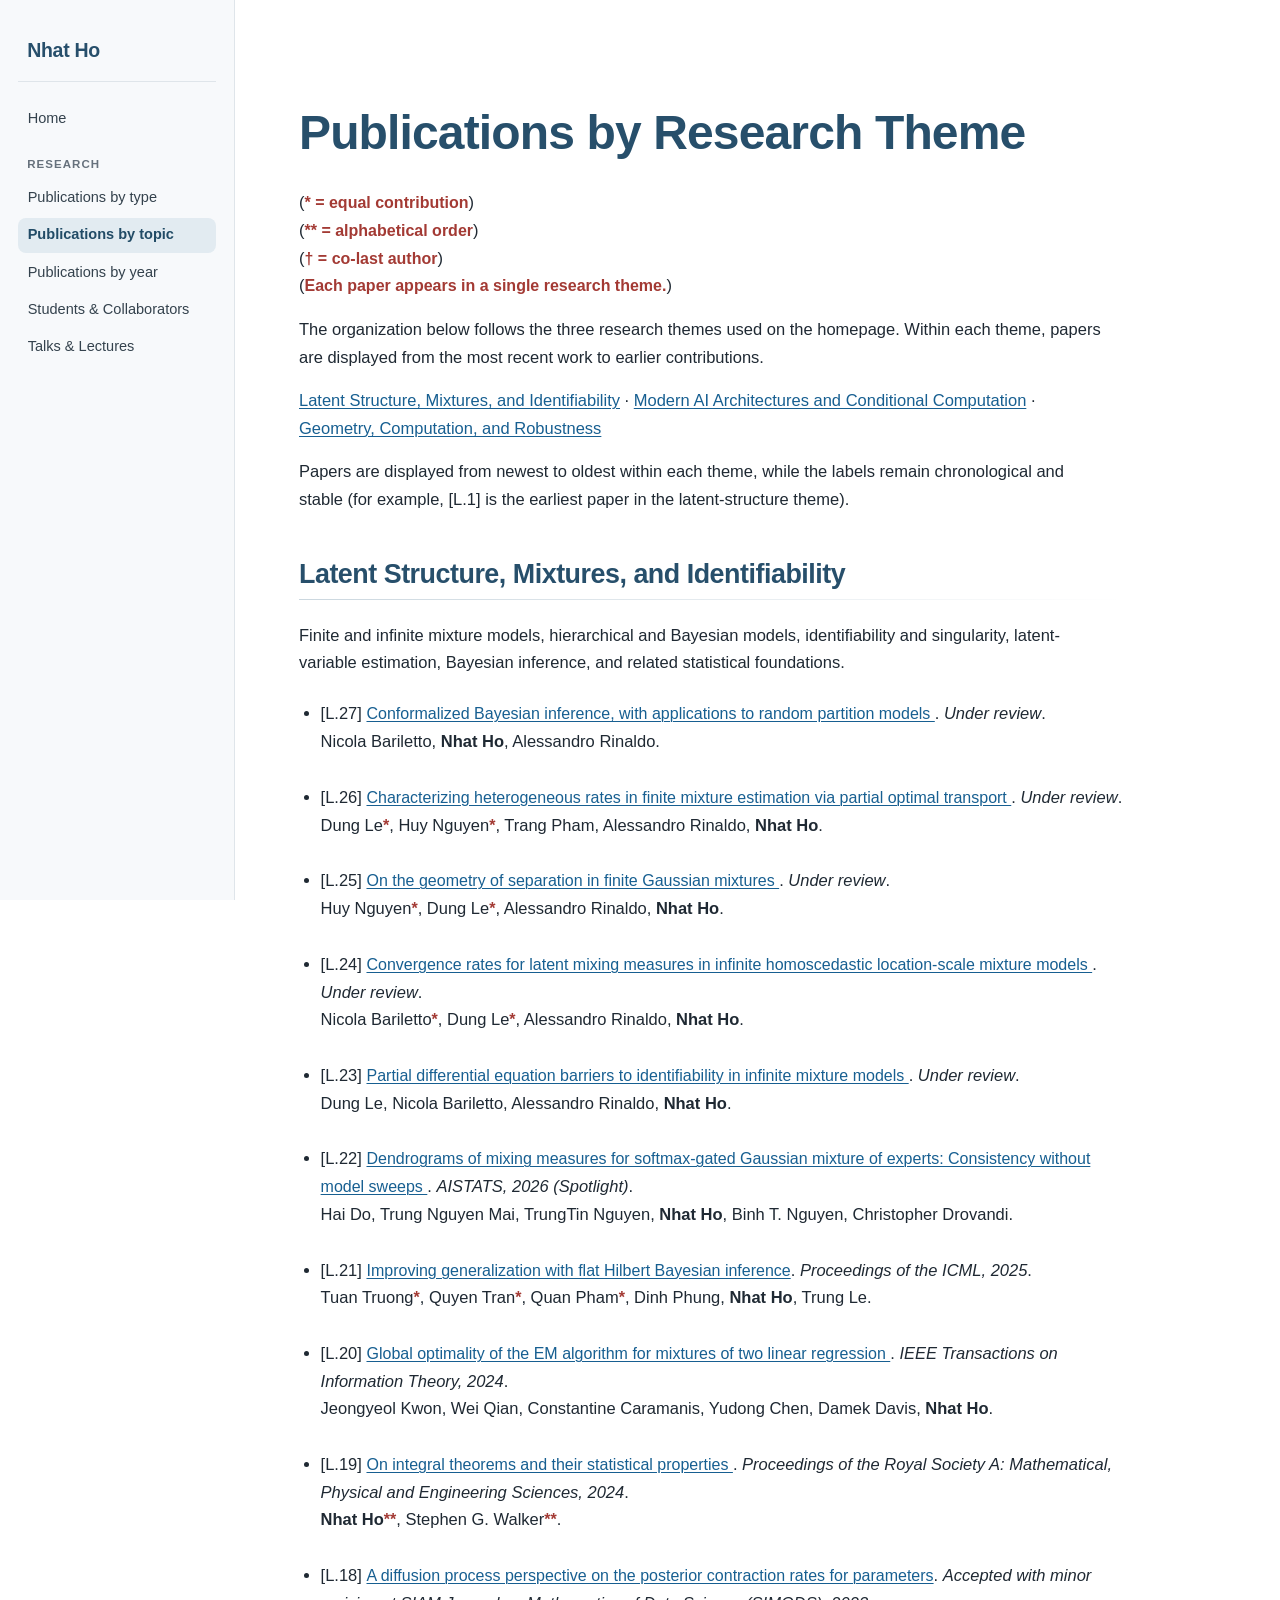
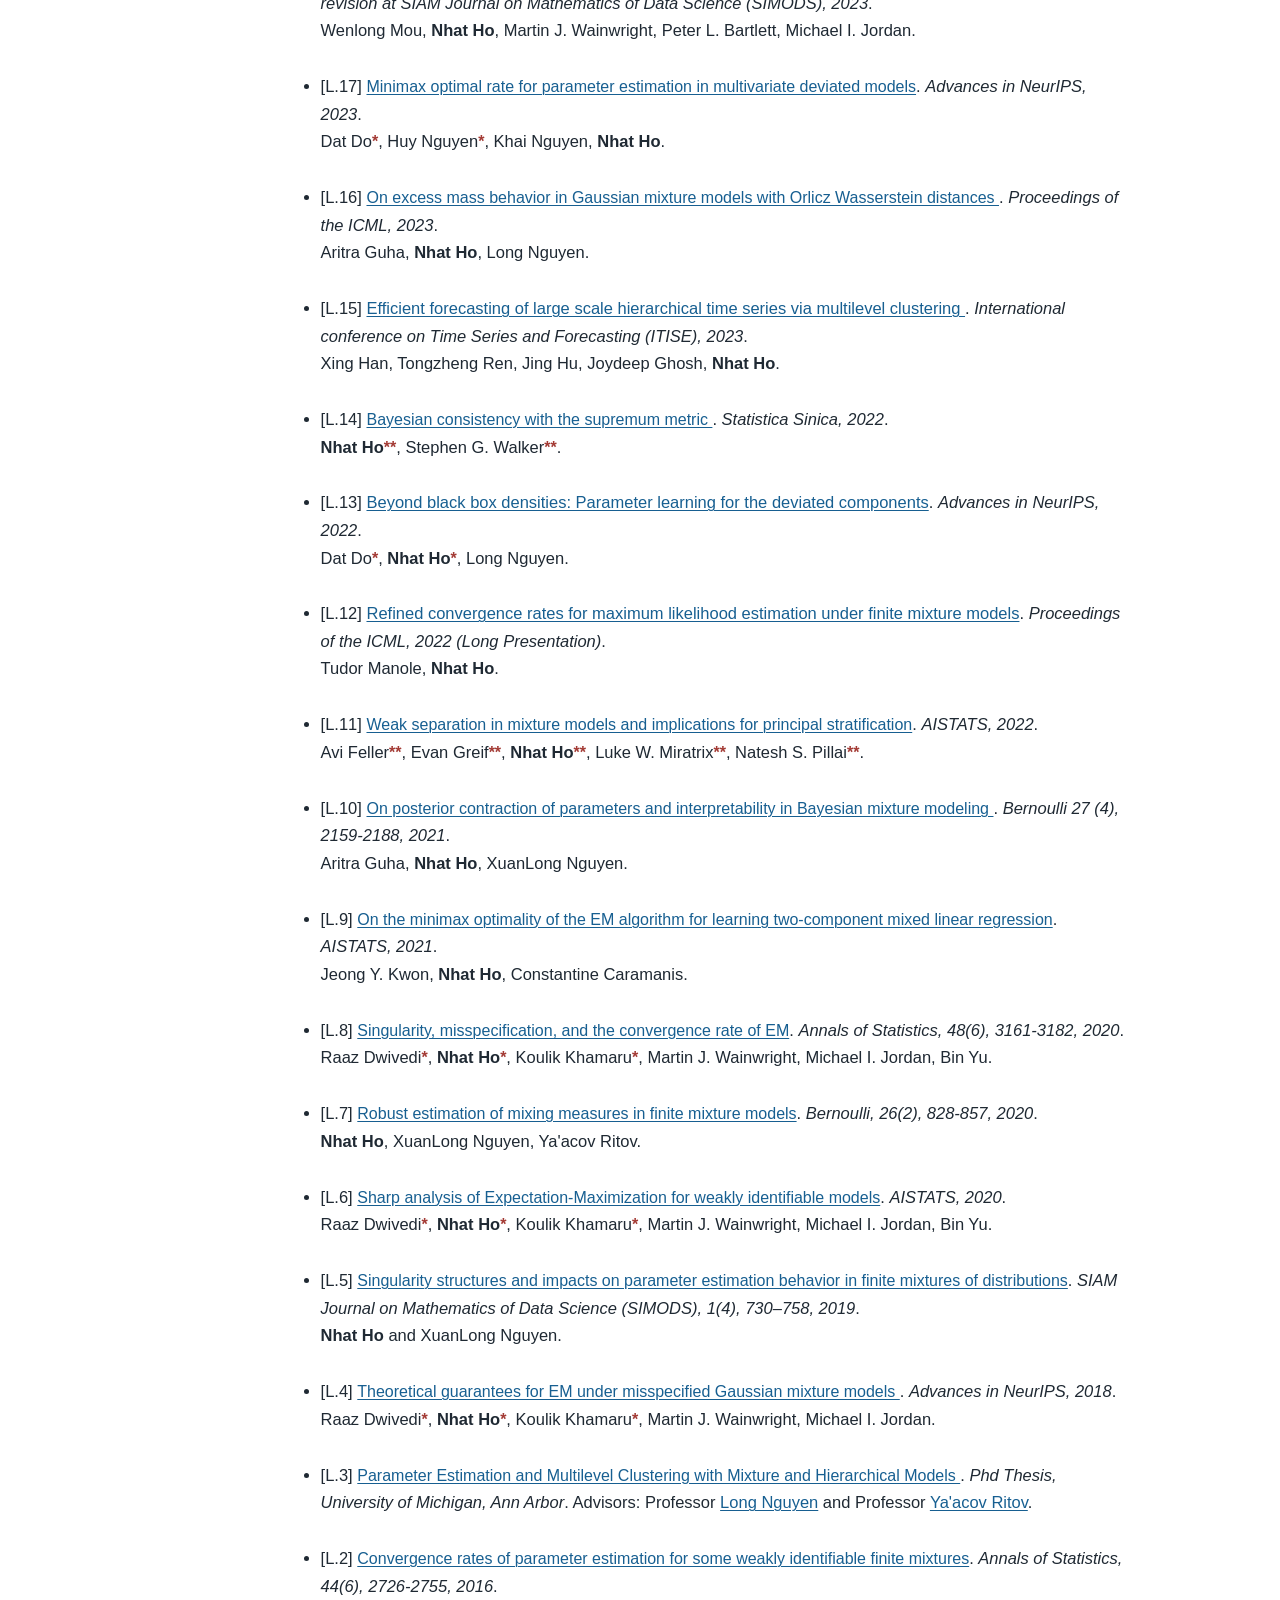
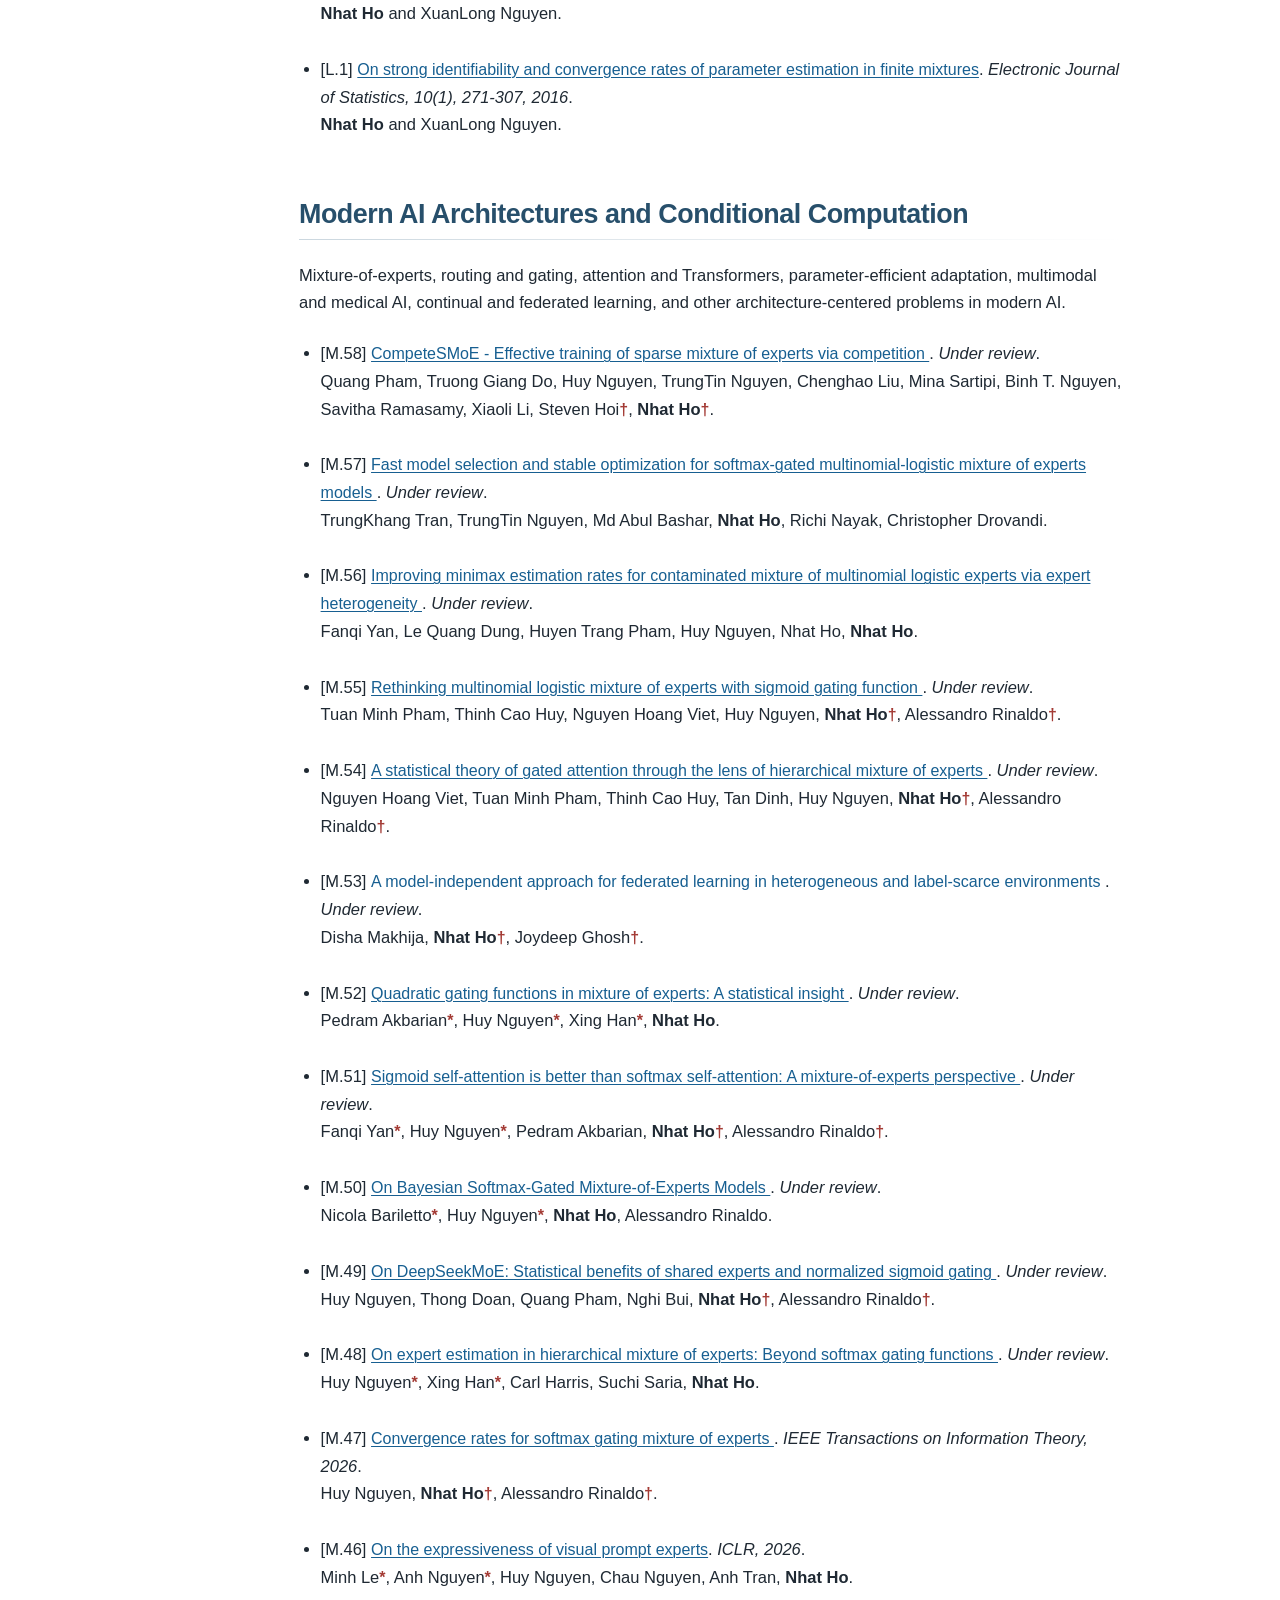
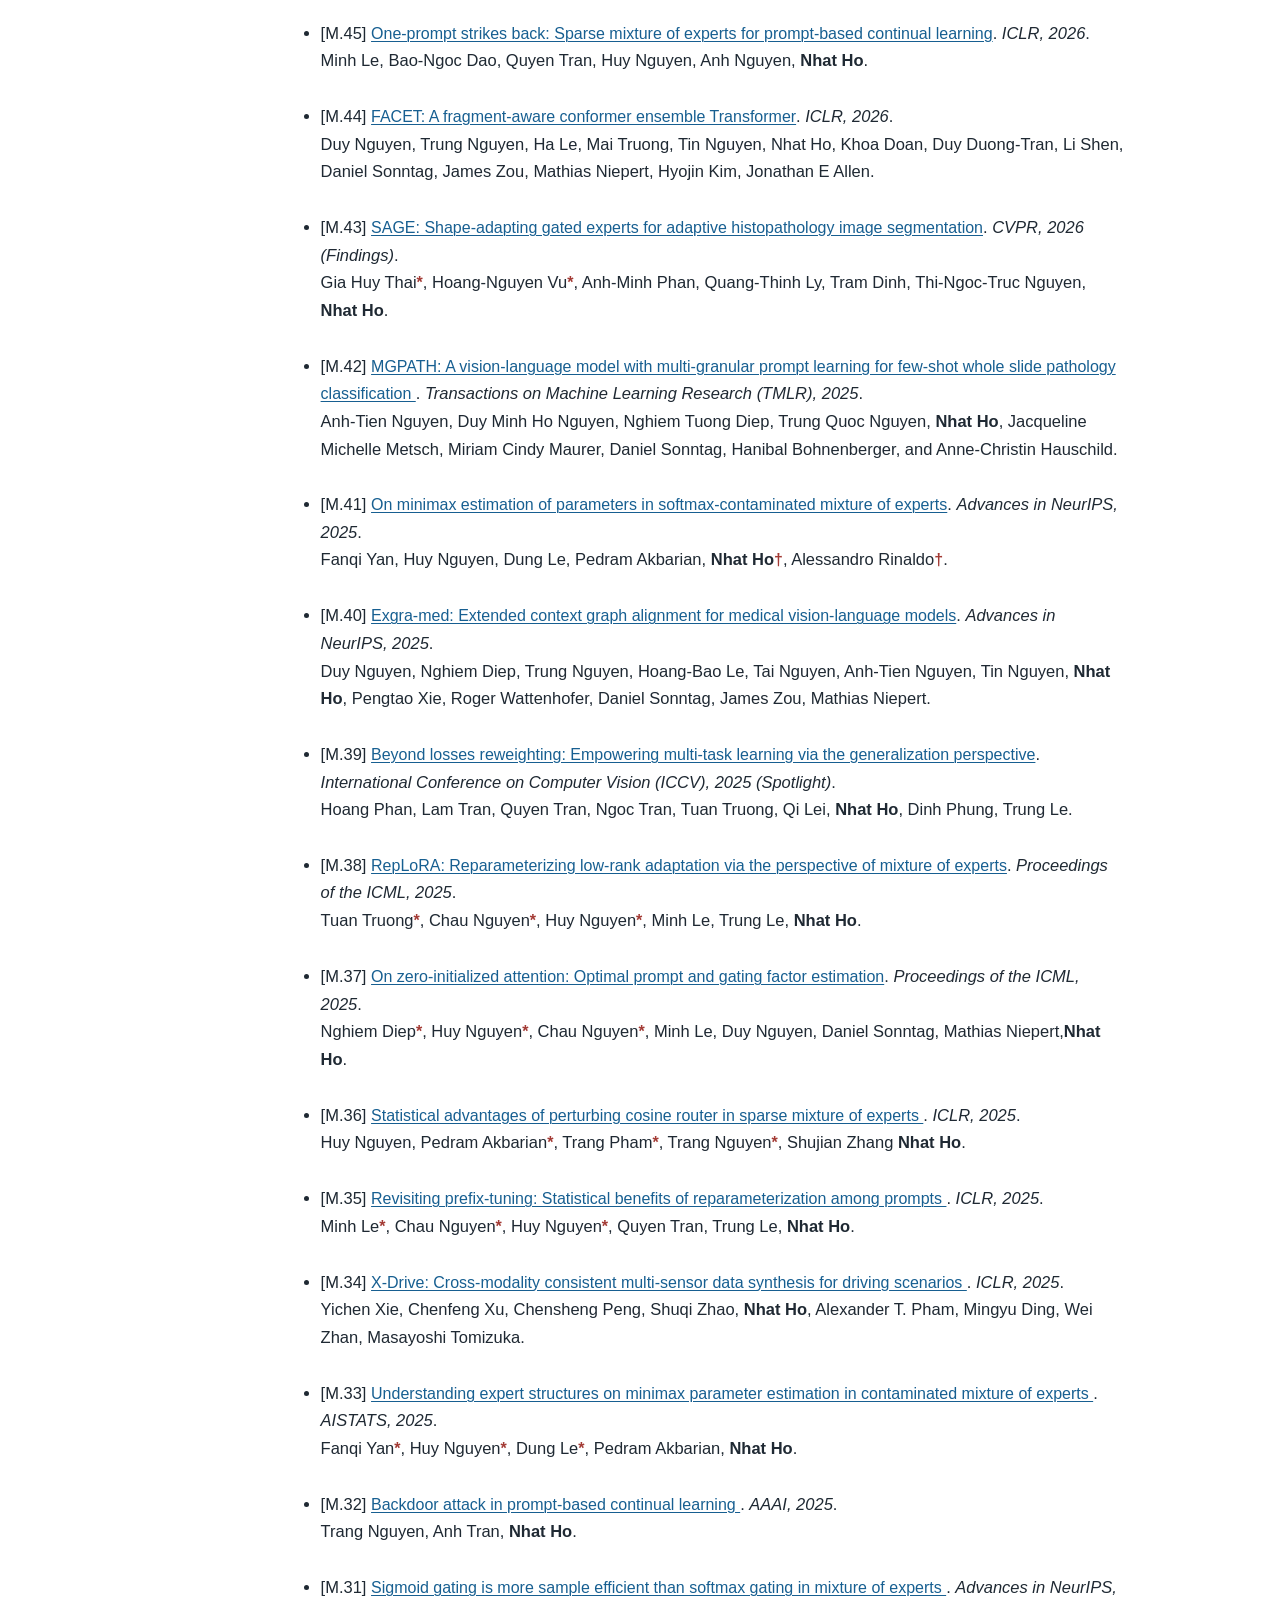
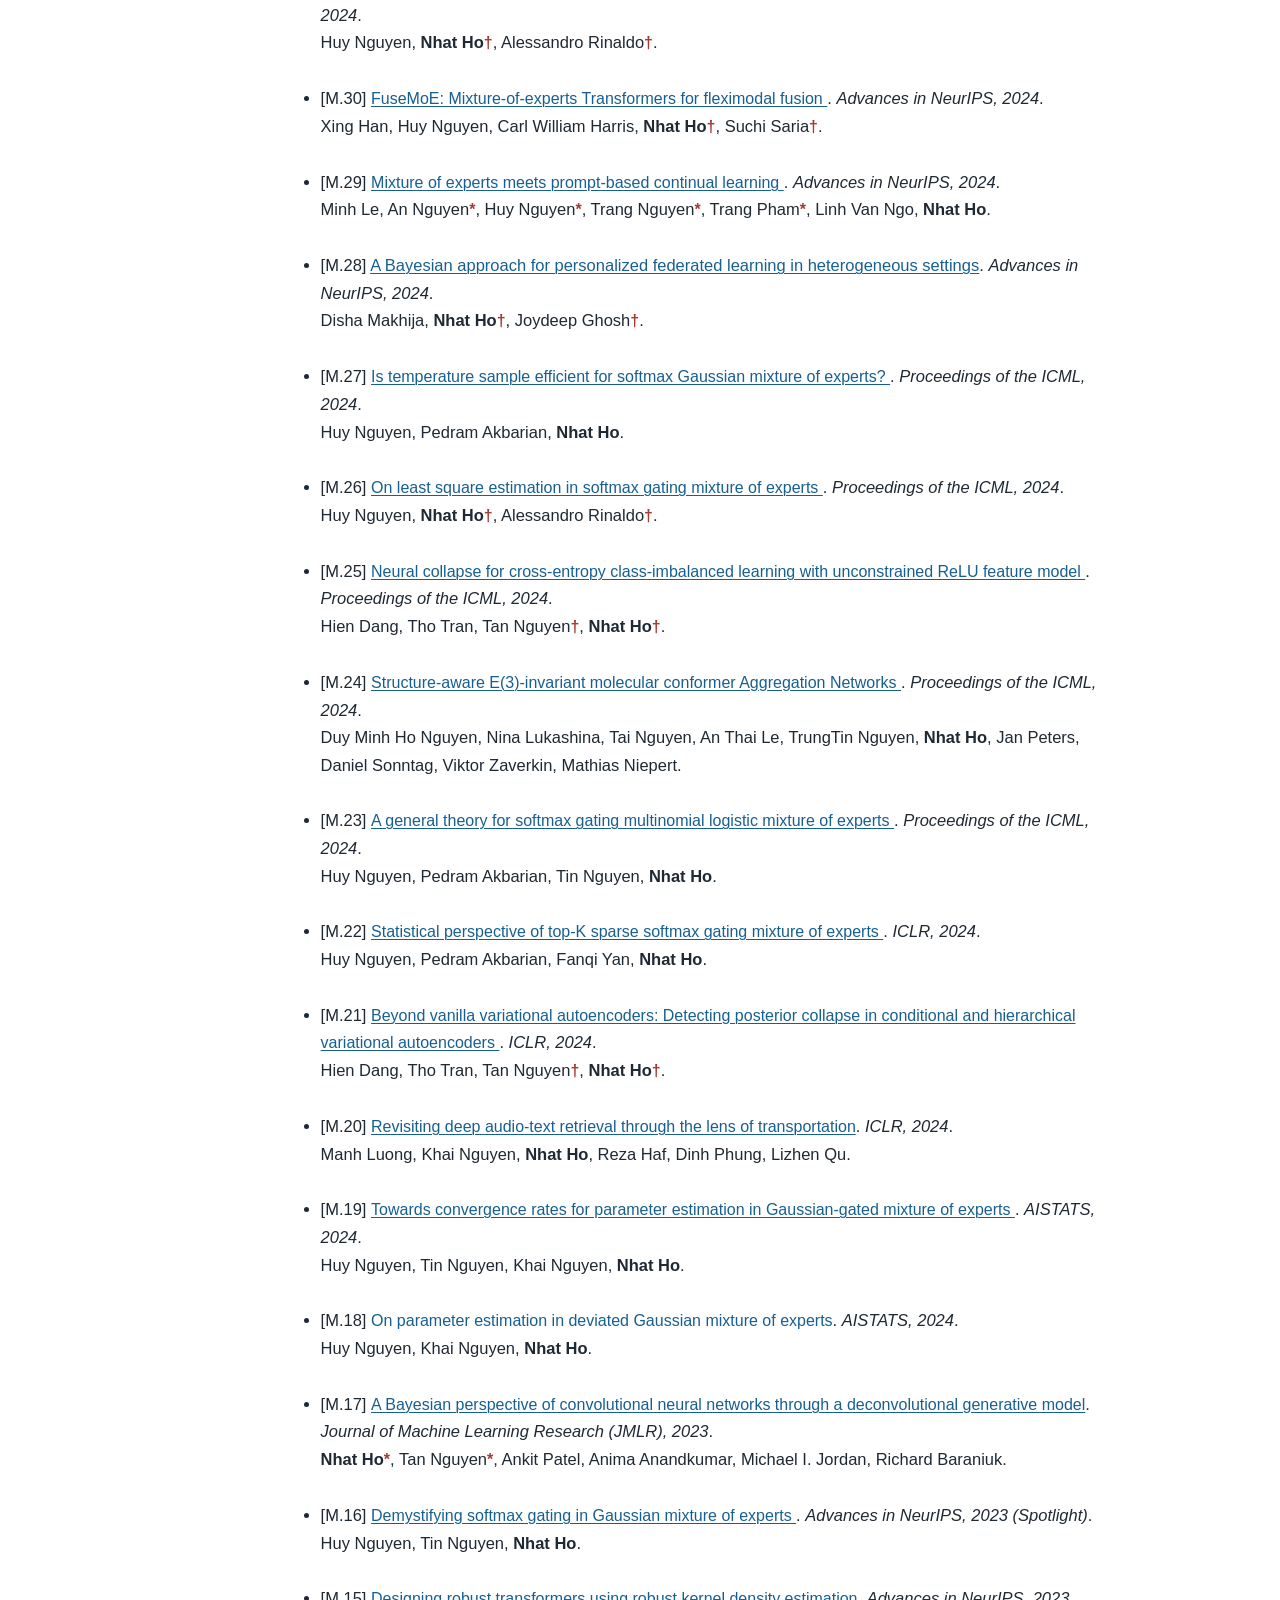
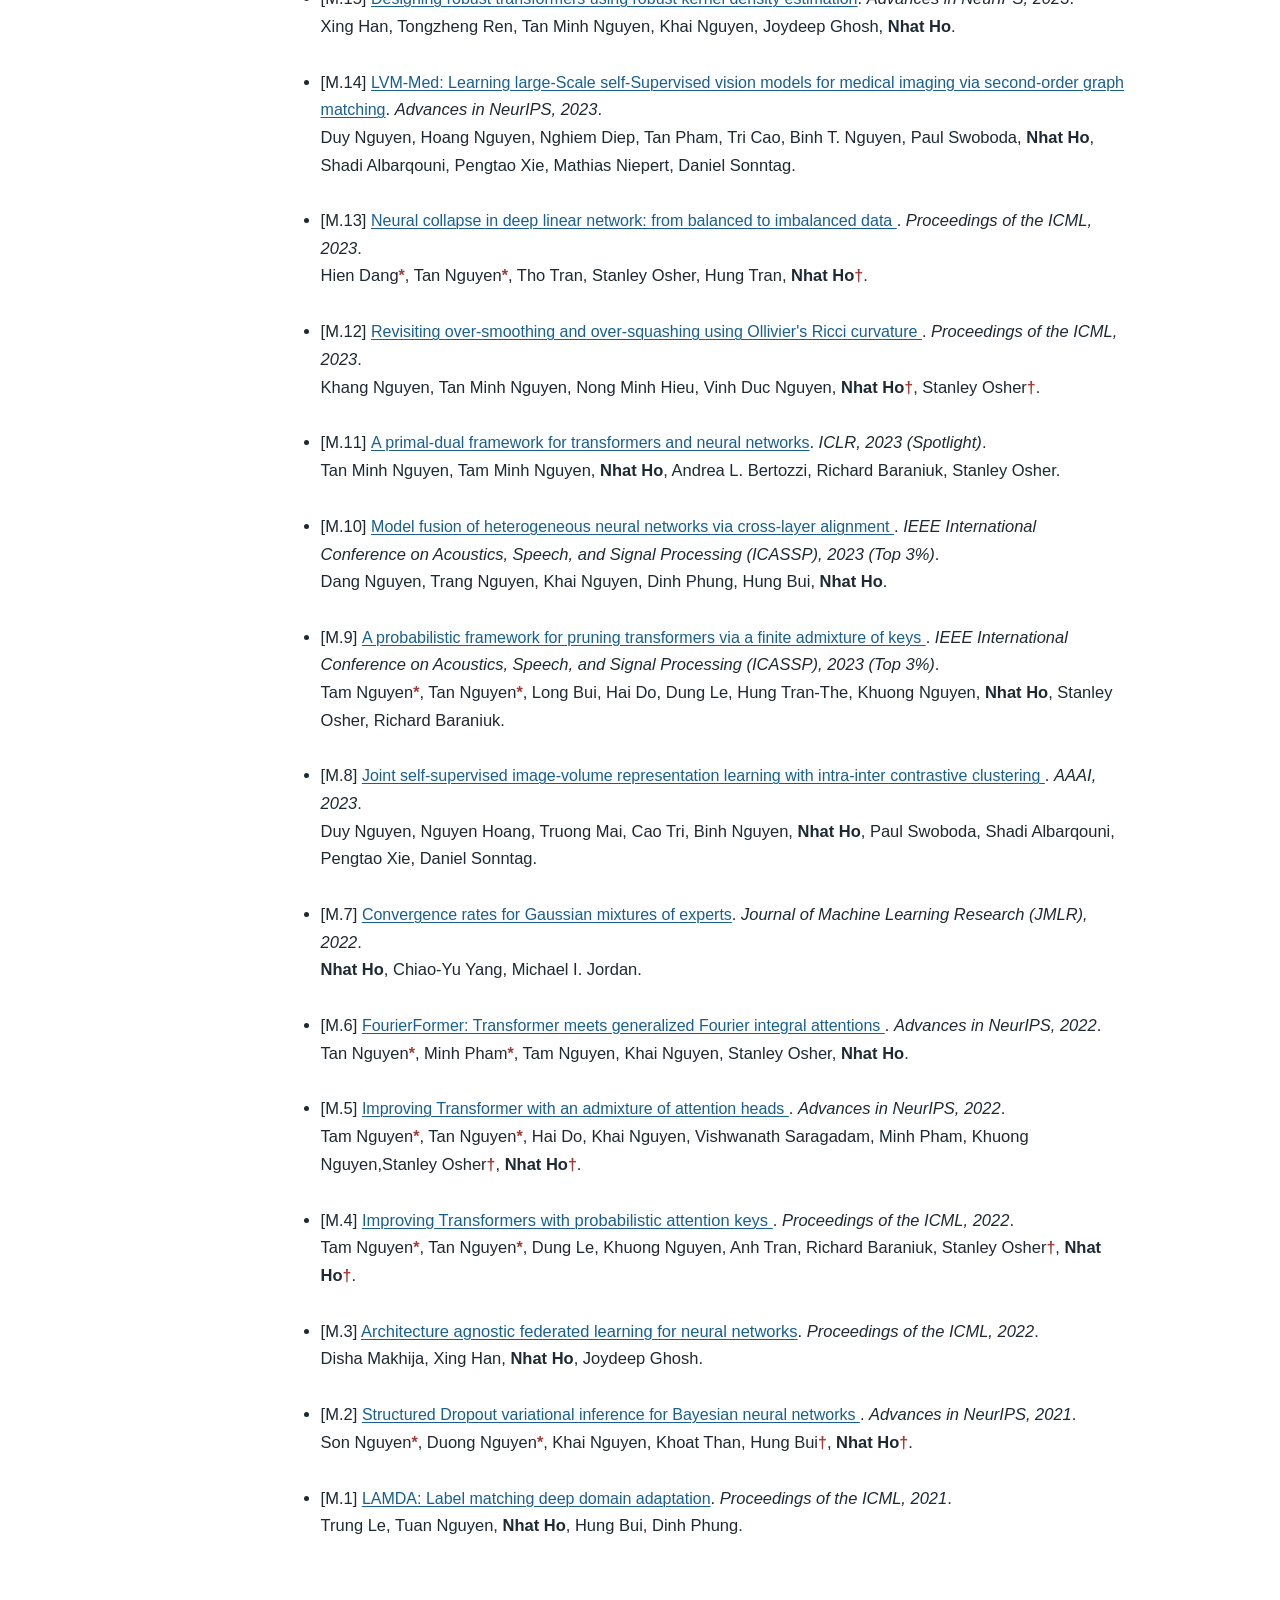
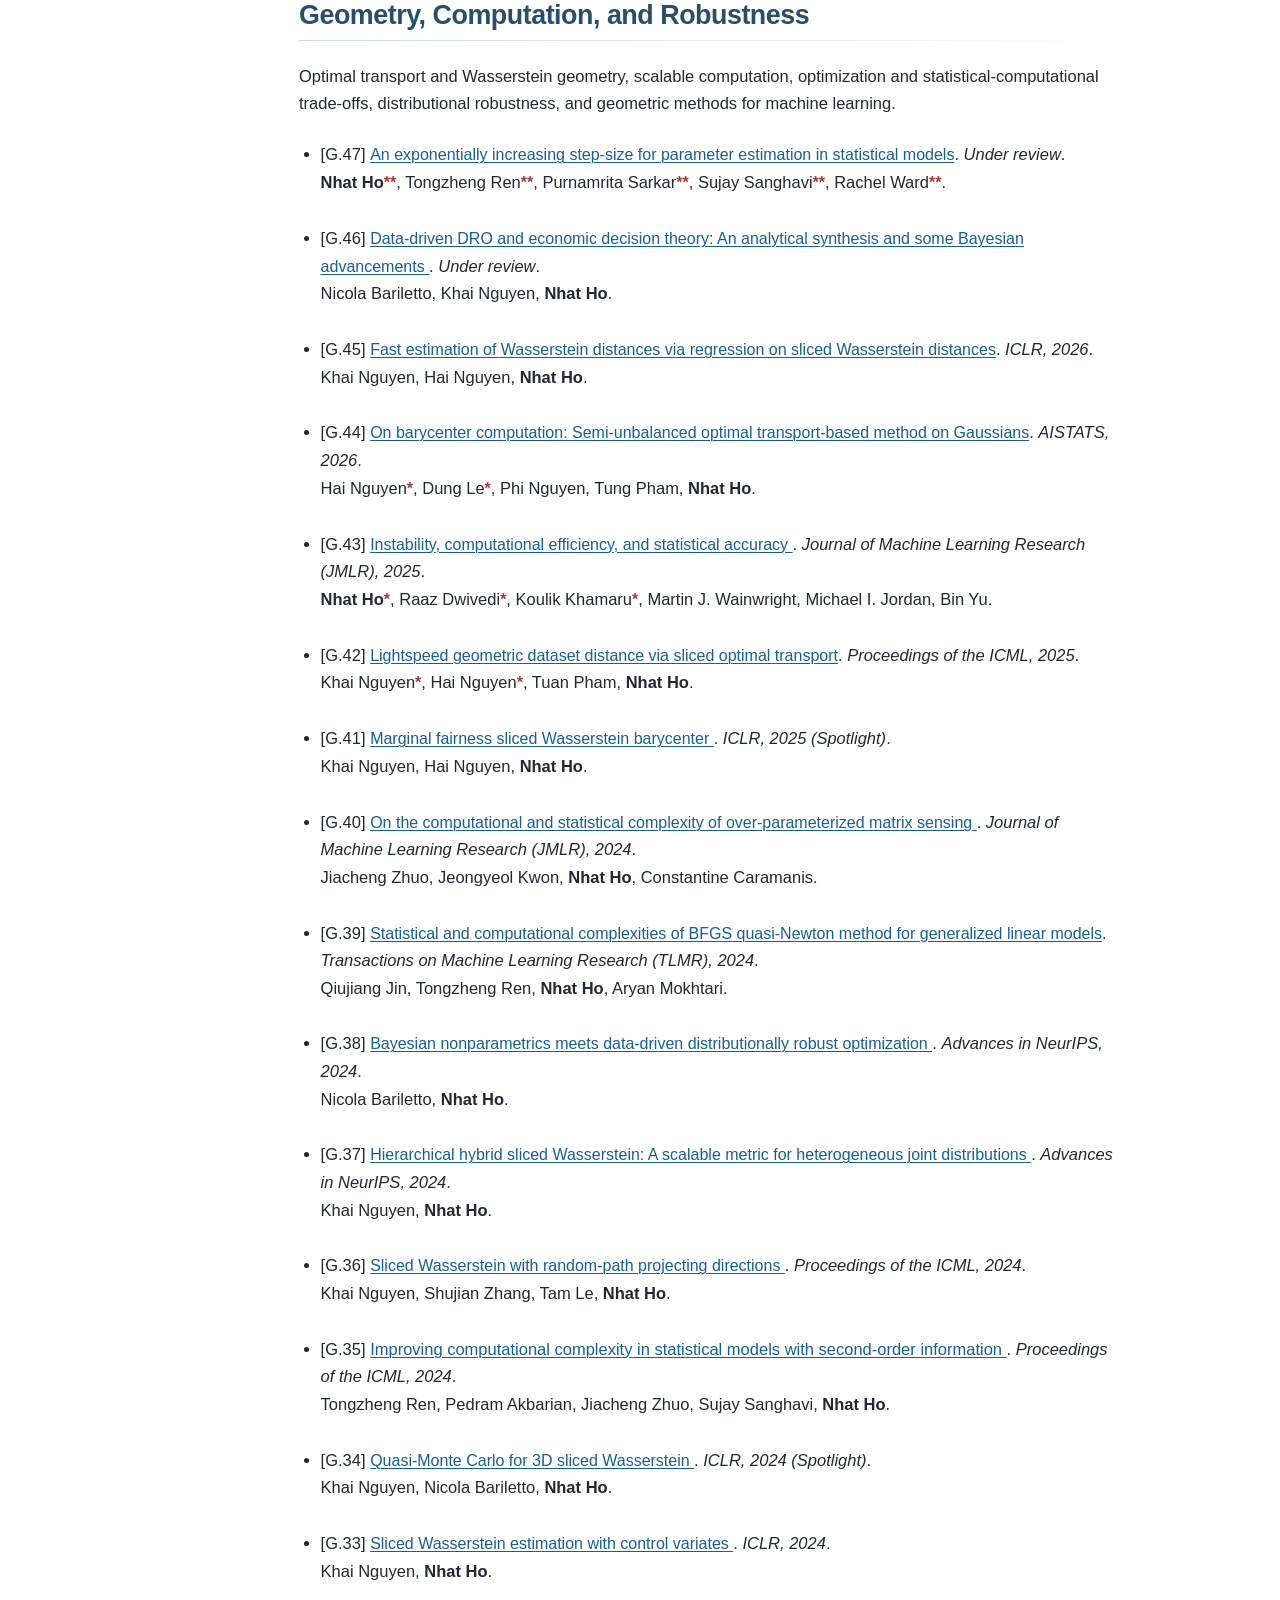
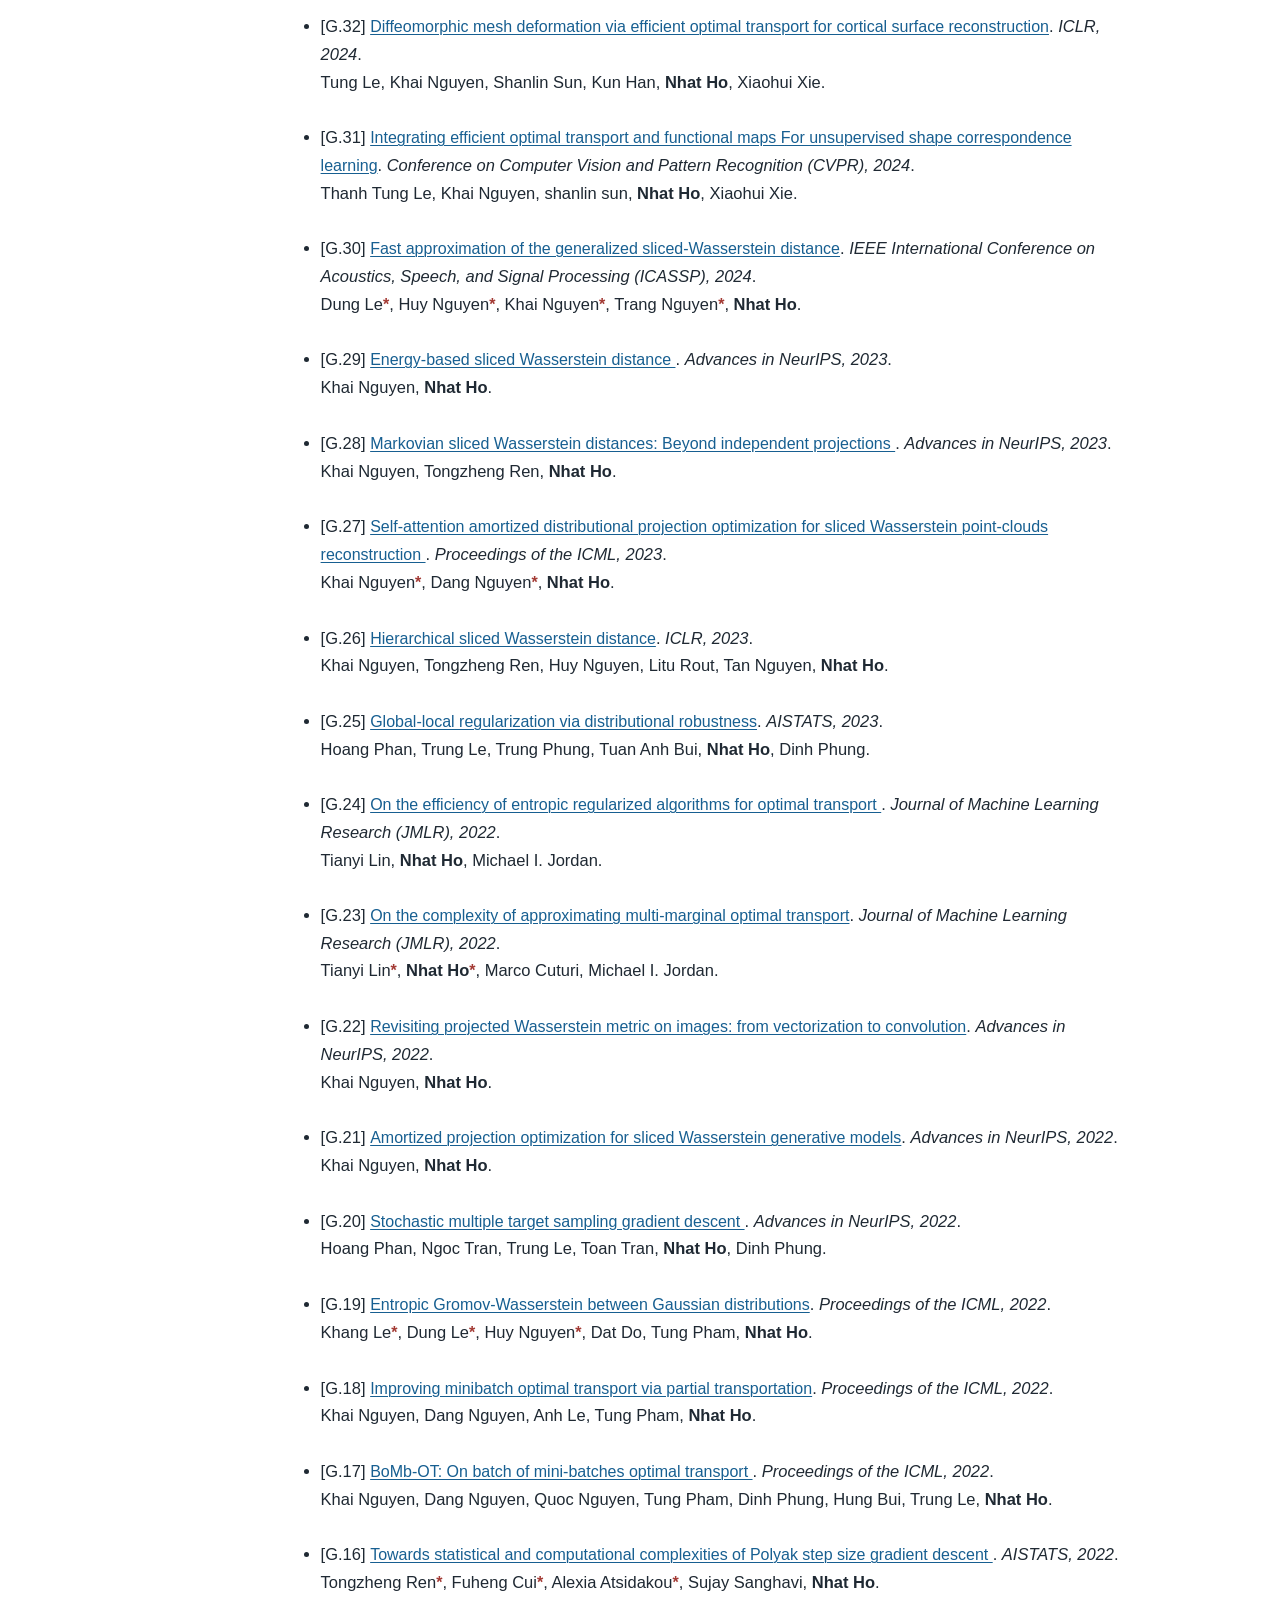
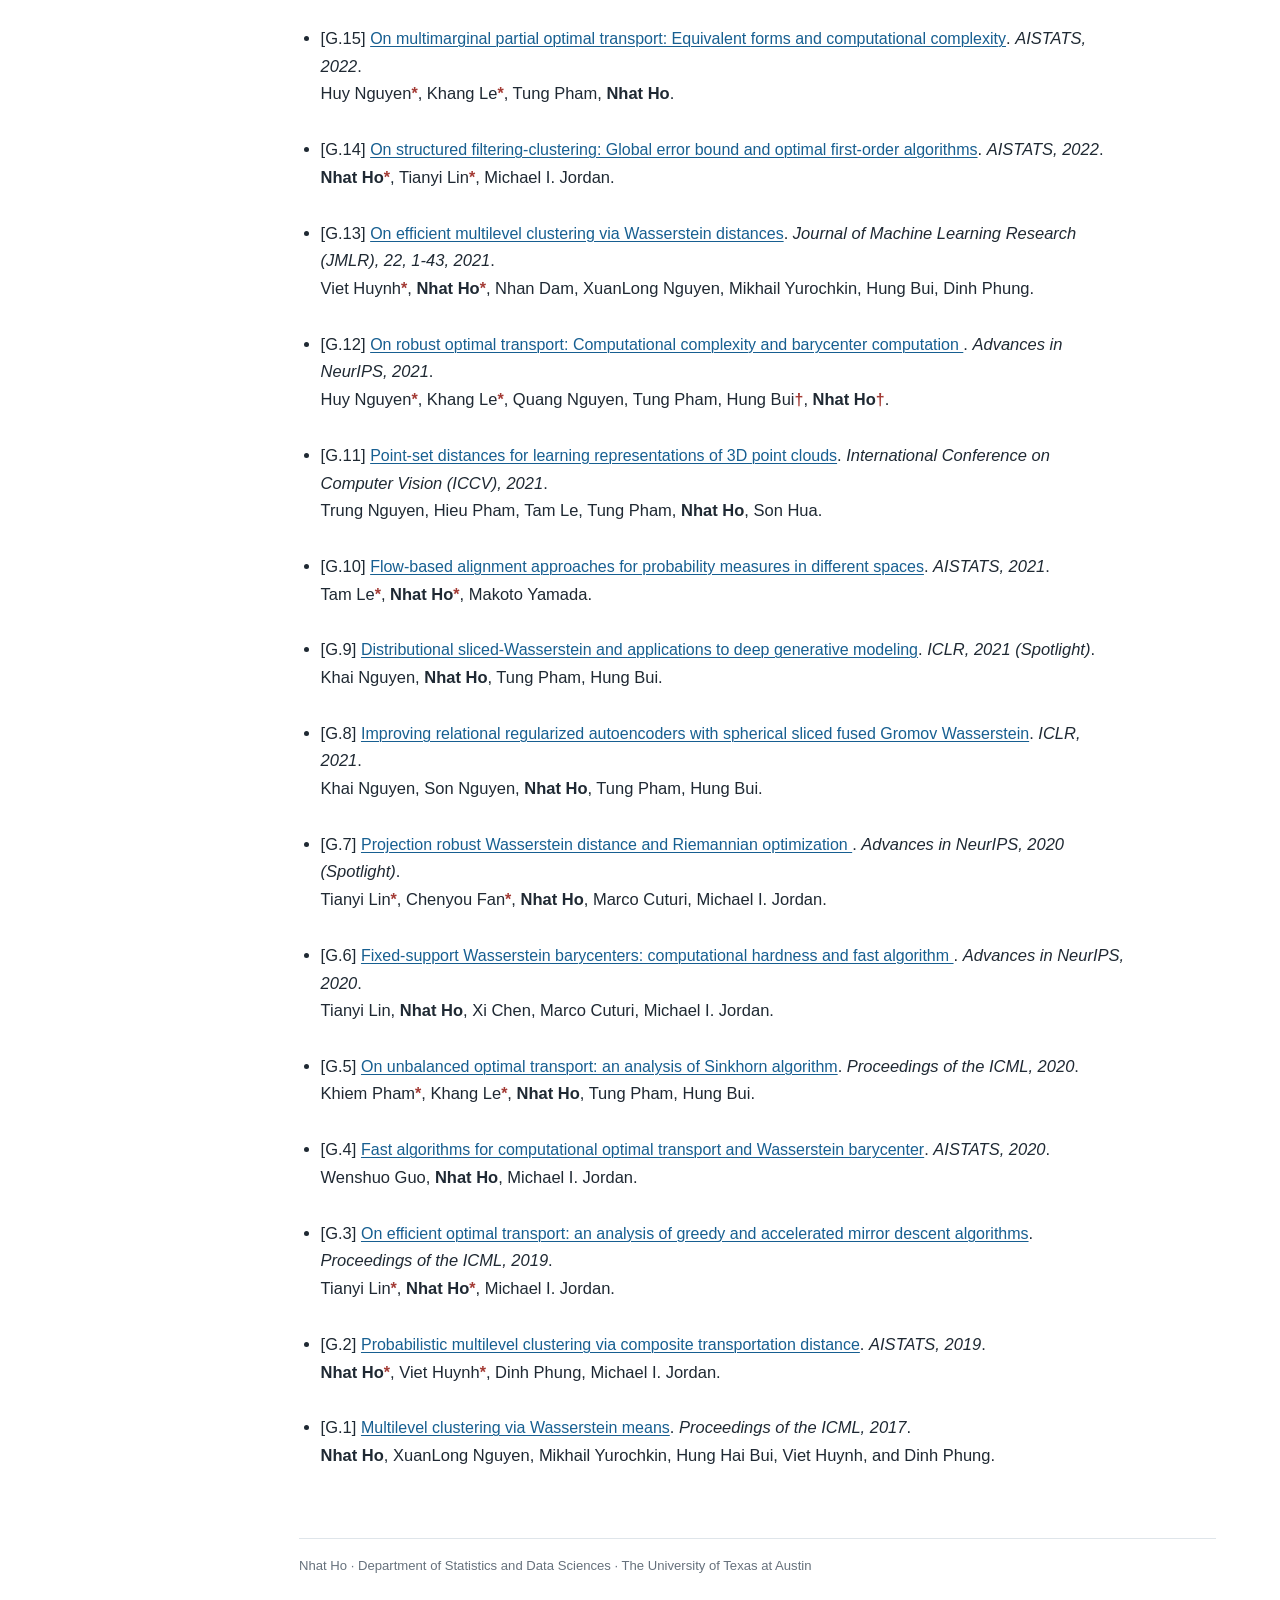
<file: publications_topics.html>
<!DOCTYPE html>

<html lang="en">
<head>
<meta charset="utf-8"/><meta content="width=device-width, initial-scale=1" name="viewport"/><meta content="Publications by Nhat Ho, organized around three research themes: latent structure and identifiability, modern AI architectures, and geometry, computation, and robustness." name="description"/><link href="jemdoc.css" rel="stylesheet"/><title>Publications by Research Theme | Nhat Ho</title></head>
<body>
<div id="site-shell"><aside id="layout-menu"><div class="site-name"><a href="index.html">Nhat Ho</a></div><nav aria-label="Primary navigation" class="primary-nav"><div class="menu-item"><a href="index.html">Home</a></div><div class="menu-label">Research</div><div class="menu-item"><a href="publications_type.html">Publications by type</a></div><div class="menu-item"><a aria-current="page" class="current" href="publications_topics.html">Publications by topic</a></div><div class="menu-item"><a href="publications_year.html">Publications by year</a></div><div class="menu-item"><a href="collaborators.html">Students &amp; Collaborators</a></div><div class="menu-item"><a href="workshops.html">Talks &amp; Lectures</a></div></nav></aside><main id="layout-content"><p><br/></p><h1>Publications by Research Theme</h1><p>(<font color="red" size="-0.3"><b>* = equal contribution</b></font>)<br/>(<font color="red" size="-0.3"><b>** = alphabetical order</b></font>)<br/>(<font color="red" size="-0.3"><b><span>†</span> = co-last author</b></font>)<br/>(<font color="red" size="-0.3"><b>Each paper appears in a single research theme.</b></font>)<br/></p><p>The organization below follows the three research themes used on the homepage. Within each theme, papers are displayed from the most recent work to earlier contributions.</p><p class="theme-nav"><a href="#latent-structure">Latent Structure, Mixtures, and Identifiability</a>  ·  <a href="#modern-ai">Modern AI Architectures and Conditional Computation</a>  ·  <a href="#geometry-computation">Geometry, Computation, and Robustness</a></p><p class="publication-order-note">Papers are displayed from newest to oldest within each theme, while the labels remain chronological and stable (for example, [L.1] is the earliest paper in the latent-structure theme).</p><h2 id="latent-structure">Latent Structure, Mixtures, and Identifiability</h2><hr/><p class="theme-description">Finite and infinite mixture models, hierarchical and Bayesian models, identifiability and singularity, latent-variable estimation, Bayesian inference, and related statistical foundations.</p>
<ul>
<li><p><span class="paper-label">[L.27]</span> <a href="https://arxiv.org/pdf/2511.05746"><font color="blue" size="+0.3"> Conformalized Bayesian inference, with applications to random partition models </font></a>. <i> Under review</i>.
<br/>
Nicola Bariletto, <b>Nhat Ho</b>, Alessandro Rinaldo.</p>
</li>
</ul><ul>
<li><p><span class="paper-label">[L.26]</span> <a href="https://arxiv.org/abs/2609.16622"><font color="blue" size="+0.3"> Characterizing heterogeneous rates in finite mixture estimation via partial optimal transport </font></a>. <i> Under review</i>. 
<br/>
Dung Le<font color="red" size="-0.3"><b>*</b></font>, Huy Nguyen<font color="red" size="-0.3"><b>*</b></font>, Trang Pham, Alessandro Rinaldo, <b>Nhat Ho</b>.</p>
</li>
</ul><ul>
<li><p><span class="paper-label">[L.25]</span> <a href="https://arxiv.org/pdf/2606.16179"><font color="blue" size="+0.3"> On the geometry of separation in finite Gaussian mixtures </font></a>. <i> Under review</i>. 
<br/>
Huy Nguyen<font color="red" size="-0.3"><b>*</b></font>, Dung Le<font color="red" size="-0.3"><b>*</b></font>, Alessandro Rinaldo, <b>Nhat Ho</b>.</p>
</li>
</ul><ul>
<li><p><span class="paper-label">[L.24]</span> <a href="Infinite_Shared_Scale_Mixture_v2.pdf"><font color="blue" size="+0.3"> Convergence rates for latent mixing measures in infinite
homoscedastic location-scale mixture models </font></a>. <i> Under review</i>. 
<br/>
Nicola Bariletto<font color="red" size="-0.3"><b>*</b></font>, Dung Le<font color="red" size="-0.3"><b>*</b></font>, Alessandro Rinaldo, <b>Nhat Ho</b>.</p>
</li>
</ul><ul>
<li><p><span class="paper-label">[L.23]</span> <a href="Identifiability_Infinite_Mixture_final.pdf"><font color="blue" size="+0.3"> Partial differential equation barriers to identifiability in infinite mixture models </font></a>. <i> Under review</i>. 
<br/>
Dung Le, Nicola Bariletto, Alessandro Rinaldo, <b>Nhat Ho</b>.</p>
</li>
</ul><ul>
<li><p><span class="paper-label">[L.22]</span> <a href="https://arxiv.org/pdf/2510.12744"><font color="blue" size="+0.3"> Dendrograms of mixing measures for softmax-gated Gaussian mixture of experts: Consistency without model sweeps </font></a>. <i> AISTATS, 2026 (Spotlight)</i>. 
<br/>
Hai Do, Trung Nguyen Mai, TrungTin Nguyen, <b>Nhat Ho</b>, Binh T. Nguyen, Christopher Drovandi.</p>
</li>
</ul><ul>
<li><p><span class="paper-label">[L.21]</span> <a href="https://arxiv.org/abs/2410.04196"><font color="blue" size="+0.3"> Improving generalization with flat Hilbert Bayesian inference</font></a>. <i> Proceedings of the ICML, 2025</i>. 
<br/>
Tuan Truong<font color="red" size="-0.3"><b>*</b></font>, Quyen Tran<font color="red" size="-0.3"><b>*</b></font>, Quan Pham<font color="red" size="-0.3"><b>*</b></font>, Dinh Phung, <b>Nhat Ho</b>, Trung Le.</p>
</li>
</ul><ul>
<li><p><span class="paper-label">[L.20]</span> <a href="Global_Convergence_EM_MoE.pdf"><font color="blue" size="+0.3"> Global optimality of the EM algorithm for mixtures of two linear regression </font></a>. <i>IEEE Transactions on Information Theory, 2024</i>.
<br/>
Jeongyeol Kwon, Wei Qian, Constantine Caramanis, Yudong Chen, Damek Davis, <b>Nhat Ho</b>.</p>
</li>
</ul><ul>
<li><p><span class="paper-label">[L.19]</span> <a href="main_version.pdf"><font color="blue" size="+0.3"> On integral theorems and their statistical properties </font></a>. <i> Proceedings of the Royal Society A: Mathematical, Physical and Engineering Sciences, 2024</i>.
<br/>
<b>Nhat Ho</b><font color="red" size="-0.3"><b>**</b></font>, Stephen G. Walker<font color="red" size="-0.3"><b>**</b></font>.  </p>
</li>
</ul><ul>
<li><p><span class="paper-label">[L.18]</span> <a href="SDE_Arxiv_submission_v2.pdf"><font color="blue" size="+0.3"> A diffusion process perspective on the posterior contraction rates for parameters</font></a>. <i> Accepted with minor revision at SIAM Journal on Mathematics of Data Science (SIMODS), 2023</i>.
<br/>
Wenlong Mou, <b>Nhat Ho</b>, Martin J. Wainwright, Peter L. Bartlett, Michael I. Jordan.</p>
</li>
</ul><ul>
<li><p><span class="paper-label">[L.17]</span> <a href="https://arxiv.org/pdf/2301.11808.pdf"><font color="blue" size="+0.3"> Minimax optimal rate for parameter estimation in multivariate deviated models</font></a>. <i> Advances in NeurIPS, 2023</i>. 
<br/>
Dat Do<font color="red" size="-0.3"><b>*</b></font>, Huy Nguyen<font color="red" size="-0.3"><b>*</b></font>, Khai Nguyen, <b>Nhat Ho</b>.</p>
</li>
</ul><ul>
<li><p><span class="paper-label">[L.16]</span> <a href="https://arxiv.org/pdf/2301.11496.pdf"><font color="blue" size="+0.3"> On excess mass behavior in Gaussian mixture models with Orlicz Wasserstein distances </font></a>. <i> Proceedings of the ICML, 2023</i>. 
<br/>
Aritra Guha, <b>Nhat Ho</b>, Long Nguyen.</p>
</li>
</ul><ul>
<li><p><span class="paper-label">[L.15]</span> <a <font="" color="blue" href="HTS_Cluster_arxiv.pdf" size="+0.3"> Efficient forecasting of large scale hierarchical time series via multilevel clustering </a>. <i> International conference on Time Series and Forecasting (ITISE), 2023</i>. 
<br/>
Xing Han, Tongzheng Ren, Jing Hu, Joydeep Ghosh, <b>Nhat Ho</b>.</p>
</li>
</ul><ul>
<li><p><span class="paper-label">[L.14]</span> <a href="Bayesian_Consistency_Smooth_Final.pdf"><font color="blue" size="+0.3"> Bayesian consistency with the supremum metric </font></a>. <i> Statistica Sinica, 2022</i>.
<br/>
<b>Nhat Ho</b><font color="red" size="-0.3"><b>**</b></font>, Stephen G. Walker<font color="red" size="-0.3"><b>**</b></font>.  </p>
</li>
</ul><ul>
<li><p><span class="paper-label">[L.13]</span> <a <font="" color="blue" href="v_arxiv.pdf" size="+0.3"> Beyond black box densities: Parameter learning for the deviated components</a>. <i>Advances in NeurIPS, 2022</i>.
<br/>
Dat Do<font color="red" size="-0.3"><b>*</b></font>, <b>Nhat Ho</b><font color="red" size="-0.3"><b>*</b></font>, Long Nguyen.</p>
</li>
</ul><ul>
<li><p><span class="paper-label">[L.12]</span> <a <font="" color="blue" href="Refined_metric.pdf" size="+0.3"> Refined convergence rates for maximum likelihood estimation under finite mixture models</a>. <i> Proceedings of the ICML, 2022 (Long Presentation)</i>. 
<br/>
Tudor Manole, <b>Nhat Ho</b>.
</p></li>
</ul><ul>
<li><p><span class="paper-label">[L.11]</span> <a href="Full_JASA.pdf"><font color="blue" size="+0.3"> Weak separation in mixture models and implications for principal stratification</font></a>. <i>AISTATS, 2022</i>.
<br/> 
Avi Feller<font color="red" size="-0.3"><b>**</b></font>, Evan Greif<font color="red" size="-0.3"><b>**</b></font>, <b>Nhat Ho</b><font color="red" size="-0.3"><b>**</b></font>, Luke W. Miratrix<font color="red" size="-0.3"><b>**</b></font>, Natesh S.
Pillai<font color="red" size="-0.3"><b>**</b></font>. </p>
</li>
</ul><ul>
<li><p><span class="paper-label">[L.10]</span> <a href="https://arxiv.org/pdf/1901.05078.pdf"><font color="blue" size="+0.3"> On posterior contraction of parameters and interpretability in Bayesian mixture modeling </font></a>. <i> Bernoulli 27 (4), 2159-2188, 2021</i>.
<br/>
Aritra Guha, <b>Nhat Ho</b>, XuanLong Nguyen.</p>
</li>
</ul><ul>
<li><p><span class="paper-label">[L.9]</span> <a href="https://arxiv.org/pdf/2006.02601.pdf"><font color="blue" size="+0.3"> On the minimax optimality of the EM algorithm for learning two-component mixed linear regression</font></a>. <i> AISTATS, 2021</i>. 
<br/>
Jeong Y. Kwon, <b>Nhat Ho</b>, Constantine Caramanis.</p>
</li>
</ul><ul>
<li><p><span class="paper-label">[L.8]</span> <a href="https://arxiv.org/pdf/1810.00828.pdf"><font color="blue" size="+0.3"> Singularity,
misspecification, and the convergence rate of EM</font></a>. <i>Annals of Statistics, 48(6), 3161-3182, 2020</i>. 
<br/>
Raaz Dwivedi<font color="red" size="-0.3"><b>*</b></font>, <b>Nhat Ho</b><font color="red" size="-0.3"><b>*</b></font>, Koulik Khamaru<font color="red" size="-0.3"><b>*</b></font>, Martin J. Wainwright, Michael I. Jordan, Bin Yu.</p>
</li>
</ul><ul>
<li><p><span class="paper-label">[L.7]</span> <a href="https://arxiv.org/pdf/1709.08094.pdf"><font color="blue" size="+0.3"> Robust estimation of mixing measures in finite mixture models</font></a>. <i>Bernoulli, 26(2), 828-857, 2020</i>.
<br/>
<b>Nhat Ho</b>, XuanLong Nguyen, Ya'acov Ritov.</p>
</li>
</ul><ul>
<li><p><span class="paper-label">[L.6]</span> <a href="https://arxiv.org/pdf/1902.00194.pdf"><font color="blue" size="+0.3"> Sharp analysis of Expectation-Maximization for weakly identifiable models</font></a>. <i>AISTATS, 2020</i>.
<br/>
Raaz Dwivedi<font color="red" size="-0.3"><b>*</b></font>, <b>Nhat Ho</b><font color="red" size="-0.3"><b>*</b></font>, Koulik Khamaru<font color="red" size="-0.3"><b>*</b></font>, Martin J. Wainwright, Michael I. Jordan, Bin Yu.</p>
</li>
</ul><ul>
<li><p><span class="paper-label">[L.5]</span> <a href="https://arxiv.org/pdf/1609.02655.pdf"><font color="blue" size="+0.3"> Singularity structures and impacts on parameter estimation behavior in finite mixtures of distributions</font></a>. <i>SIAM Journal on Mathematics of Data Science (SIMODS), 1(4), 730–758, 2019</i>.
<br/>
<b>Nhat Ho</b> and XuanLong Nguyen.  </p>
</li>
</ul><ul>
<li><p><span class="paper-label">[L.4]</span> <a href="EM_misspecified_unified.pdf"><font color="blue" size="+0.3"> Theoretical guarantees for EM under misspecified Gaussian mixture models </font></a>. <i>Advances in NeurIPS, 2018</i>.
<br/>
Raaz Dwivedi<font color="red" size="-0.3"><b>*</b></font>, <b>Nhat Ho</b><font color="red" size="-0.3"><b>*</b></font>, Koulik Khamaru<font color="red" size="-0.3"><b>*</b></font>, Martin J. Wainwright, Michael I. Jordan. </p>
</li>
</ul><ul>
<li><p><span class="paper-label">[L.3]</span> <a href="https://deepblue.lib.umich.edu/bitstream/handle/2027.42/140958/minhnhat_1.pdf?sequence=1&amp;isAllowed=y"><font color="blue" size="+0.3"> Parameter Estimation and Multilevel Clustering with Mixture and Hierarchical Models </font></a>. <i>Phd Thesis, University of Michigan, Ann Arbor</i>. Advisors: Professor <a href="http://dept.stat.lsa.umich.edu/~xuanlong/">Long Nguyen</a> and Professor <a href="http://www-personal.umich.edu/~yritov/jr.html">Ya'acov Ritov</a>.
</p></li>
</ul><ul>
<li><p><span class="paper-label">[L.2]</span> <a href="AoS_2016.pdf"><font color="blue" size="+0.3">Convergence rates of parameter estimation for some weakly identifiable finite mixtures</font></a>. <i>Annals of Statistics, 44(6), 2726-2755, 2016</i>.
<br/>
<b>Nhat Ho</b> and XuanLong Nguyen. </p>
</li>
</ul><ul>
<li><p><span class="paper-label">[L.1]</span> <a href="Ejs_2016.pdf"><font color="blue" size="+0.3">On strong identifiability and convergence rates of
parameter estimation in finite mixtures</font></a>. <i>Electronic Journal of Statistics, 10(1), 271-307, 2016</i>.
<br/>
<b>Nhat Ho</b> and XuanLong Nguyen.</p>
</li>
</ul><h2 id="modern-ai">Modern AI Architectures and Conditional Computation</h2><hr/><p class="theme-description">Mixture-of-experts, routing and gating, attention and Transformers, parameter-efficient adaptation, multimodal and medical AI, continual and federated learning, and other architecture-centered problems in modern AI.</p><ul>
<li><p><span class="paper-label">[M.58]</span> <a href="https://arxiv.org/abs/2402.02526"><font color="blue" size="+0.3"> CompeteSMoE - Effective training of sparse mixture of experts via competition </font></a>. <i> Under review</i>. 
<br/>
Quang Pham, Truong Giang Do, Huy Nguyen, TrungTin Nguyen, Chenghao Liu, Mina Sartipi, Binh T. Nguyen, Savitha Ramasamy, Xiaoli Li, Steven Hoi<font color="red" size="-0.3"><b><span>†</span></b></font>, <b>Nhat Ho</b><font color="red" size="-0.3"><b><span>†</span></b></font>.</p>
</li>
</ul><ul>
<li><p><span class="paper-label">[M.57]</span> <a href="https://www.arxiv.org/abs/2602.07997"><font color="blue" size="+0.3"> Fast model selection and stable optimization for softmax-gated multinomial-logistic mixture of experts models
 </font></a>. <i> Under review</i>. 
<br/>
TrungKhang Tran, TrungTin Nguyen, Md Abul Bashar, <b>Nhat Ho</b>, Richi Nayak, Christopher Drovandi.</p>
</li>
</ul><ul>
<li><p><span class="paper-label">[M.56]</span> <a href="https://arxiv.org/abs/2602.01466"><font color="blue" size="+0.3"> Improving minimax estimation rates for contaminated mixture of multinomial logistic experts via expert heterogeneity </font></a>. <i> Under review</i>. 
<br/>
Fanqi Yan, Le Quang Dung, Huyen Trang Pham, Huy Nguyen, Nhat Ho, <b>Nhat Ho</b>.</p>
</li>
</ul><ul>
<li><p><span class="paper-label">[M.55]</span> <a href="https://arxiv.org/abs/2602.01466"><font color="blue" size="+0.3"> Rethinking multinomial logistic mixture of experts with sigmoid gating function </font></a>. <i> Under review</i>. 
<br/>
Tuan Minh Pham, Thinh Cao Huy, Nguyen Hoang Viet, Huy Nguyen, <b>Nhat Ho</b><font color="red" size="-0.3"><b><span>†</span></b></font>, Alessandro Rinaldo<font color="red" size="-0.3"><b><span>†</span></b></font>.</p>
</li>
</ul><ul>
<li><p><span class="paper-label">[M.54]</span> <a href="https://www.arxiv.org/abs/2602.01468"><font color="blue" size="+0.3"> A statistical theory of gated attention through the lens of hierarchical mixture of experts </font></a>. <i> Under review</i>. 
<br/>
Nguyen Hoang Viet, Tuan Minh Pham, Thinh Cao Huy, Tan Dinh, Huy Nguyen, <b>Nhat Ho</b><font color="red" size="-0.3"><b><span>†</span></b></font>, Alessandro Rinaldo<font color="red" size="-0.3"><b><span>†</span></b></font>.</p>
</li>
</ul><ul>
<li><p><span class="paper-label">[M.53]</span> <font color="blue" size="+0.3"> A model-independent approach for federated learning in heterogeneous and label-scarce environments </font>. <i> Under review</i>.
<br/>
Disha Makhija, <b>Nhat Ho</b><font color="red" size="-0.3"><b><span>†</span></b></font>, Joydeep Ghosh<font color="red" size="-0.3"><b><span>†</span></b></font>.</p>
</li>
</ul><ul>
<li><p><span class="paper-label">[M.52]</span> <a href="https://arxiv.org/abs/2410.11222"><font color="blue" size="+0.3"> Quadratic gating functions in mixture of experts: A statistical insight </font></a>. <i> Under review</i>. 
<br/>
Pedram Akbarian<font color="red" size="-0.3"><b>*</b></font>, Huy Nguyen<font color="red" size="-0.3"><b>*</b></font>, Xing Han<font color="red" size="-0.3"><b>*</b></font>, <b>Nhat Ho</b>.</p>
</li>
</ul><ul>
<li><p><span class="paper-label">[M.51]</span> <a href="https://arxiv.org/abs/2502.00281"><font color="blue" size="+0.3"> Sigmoid self-attention is better than softmax self-attention: A mixture-of-experts perspective </font></a>. <i> Under review</i>. 
<br/>
Fanqi Yan<font color="red" size="-0.3"><b>*</b></font>, Huy Nguyen<font color="red" size="-0.3"><b>*</b></font>, Pedram Akbarian, <b>Nhat Ho</b><font color="red" size="-0.3"><b><span>†</span></b></font>, Alessandro Rinaldo<font color="red" size="-0.3"><b><span>†</span></b></font>.</p>
</li>
</ul><ul>
<li><p><span class="paper-label">[M.50]</span> <a href="https://arxiv.org/abs/2604.20551"><font color="blue" size="+0.3"> On Bayesian Softmax-Gated Mixture-of-Experts Models </font></a>. <i> Under review</i>. 
<br/>
Nicola Bariletto<font color="red" size="-0.3"><b>*</b></font>, Huy Nguyen<font color="red" size="-0.3"><b>*</b></font>, <b>Nhat Ho</b>, Alessandro Rinaldo.</p>
</li>
</ul><ul>
<li><p><span class="paper-label">[M.49]</span> <a href="DeepSeekMoE_Gaussian.pdf"><font color="blue" size="+0.3"> On DeepSeekMoE: Statistical benefits of shared experts
and normalized sigmoid gating </font></a>. <i> Under review</i>. 
<br/>
Huy Nguyen, Thong Doan, Quang Pham, Nghi Bui, <b>Nhat Ho</b><font color="red" size="-0.3"><b><span>†</span></b></font>, Alessandro Rinaldo<font color="red" size="-0.3"><b><span>†</span></b></font>.</p>
</li>
</ul><ul>
<li><p><span class="paper-label">[M.48]</span> <a href="https://arxiv.org/abs/2410.02935"><font color="blue" size="+0.3"> On expert estimation in hierarchical mixture of experts: Beyond softmax gating functions </font></a>. <i> Under review</i>. 
<br/>
Huy Nguyen<font color="red" size="-0.3"><b>*</b></font>, Xing Han<font color="red" size="-0.3"><b>*</b></font>, Carl Harris, Suchi Saria, <b>Nhat Ho</b>.</p>
</li>
</ul><ul>
<li><p><span class="paper-label">[M.47]</span> <a href="https://arxiv.org/pdf/2503.03213?"><font color="blue" size="+0.3"> Convergence rates for softmax gating mixture of experts </font></a>. <i> IEEE Transactions on Information Theory, 2026</i>.
<br/>
Huy Nguyen, <b>Nhat Ho</b><font color="red" size="-0.3"><b><span>†</span></b></font>, Alessandro Rinaldo<font color="red" size="-0.3"><b><span>†</span></b></font>.</p>
</li>
</ul><ul>
<li><p><span class="paper-label">[M.46]</span> <a href="https://arxiv.org/pdf/2501.18936"><font color="blue" size="+0.3"> On the expressiveness of visual prompt experts</font></a>. <i> ICLR, 2026</i>. 
<br/>
Minh Le<font color="red" size="-0.3"><b>*</b></font>, Anh Nguyen<font color="red" size="-0.3"><b>*</b></font>, Huy Nguyen, Chau Nguyen, Anh Tran, <b>Nhat Ho</b>.</p>
</li>
</ul><ul>
<li><p><span class="paper-label">[M.45]</span> <a href="https://arxiv.org/pdf/2509.24483?"><font color="blue" size="+0.3"> One-prompt strikes back: Sparse mixture of experts for prompt-based continual learning</font></a>. <i> ICLR, 2026</i>. 
<br/>
Minh Le, Bao-Ngoc Dao, Quyen Tran, Huy Nguyen, Anh Nguyen, <b>Nhat Ho</b>.</p>
</li>
</ul><ul>
<li><p><span class="paper-label">[M.44]</span> <a href="https://arxiv.org/pdf/2509.20508"><font color="blue" size="+0.3"> FACET: A fragment-aware conformer ensemble Transformer</font></a>. <i> ICLR, 2026</i>. 
<br/>
Duy Nguyen, Trung Nguyen, Ha Le, Mai Truong, Tin Nguyen, Nhat Ho, Khoa Doan, Duy Duong-Tran, Li Shen, Daniel Sonntag, James Zou, Mathias Niepert, Hyojin Kim, Jonathan E Allen.</p>
</li>
</ul><ul>
<li><p><span class="paper-label">[M.43]</span> <a href="https://arxiv.org/pdf/2410.08117"><font color="blue" size="+0.3"> SAGE: Shape-adapting gated experts for adaptive histopathology image segmentation</font></a>. <i> CVPR, 2026 (Findings)</i>. 
<br/>
Gia Huy Thai<font color="red" size="-0.3"><b>*</b></font>, Hoang-Nguyen Vu<font color="red" size="-0.3"><b>*</b></font>, Anh-Minh Phan, Quang-Thinh Ly, Tram Dinh, Thi-Ngoc-Truc Nguyen, <b>Nhat Ho</b>.</p>
</li>
</ul><ul>
<li><p><span class="paper-label">[M.42]</span> <a href="https://arxiv.org/pdf/2005.11411.pdf"><font color="blue" size="+0.3">  MGPATH: A vision-language model with multi-granular prompt learning for few-shot whole slide pathology classification </font></a>. <i> Transactions on Machine Learning Research (TMLR), 2025</i>.
<br/>
Anh-Tien Nguyen, Duy Minh Ho Nguyen, Nghiem Tuong Diep, Trung Quoc Nguyen, <b>Nhat Ho</b>, Jacqueline Michelle Metsch, Miriam Cindy Maurer, Daniel Sonntag, Hanibal Bohnenberger, and Anne-Christin Hauschild.</p>
</li>
</ul><ul>
<li><p><span class="paper-label">[M.41]</span> <a href="https://arxiv.org/pdf/2505.18455"><font color="blue" size="+0.3"> On minimax estimation of parameters in softmax-contaminated mixture of experts</font></a>. <i> Advances in NeurIPS, 2025</i>. 
<br/>
Fanqi Yan, Huy Nguyen, Dung Le, Pedram Akbarian, <b>Nhat Ho</b><font color="red" size="-0.3"><b><span>†</span></b></font>, Alessandro Rinaldo<font color="red" size="-0.3"><b><span>†</span></b></font>.</p>
</li>
</ul><ul>
<li><p><span class="paper-label">[M.40]</span> <a href="https://arxiv.org/abs/2502.03044"><font color="blue" size="+0.3"> Exgra-med: Extended context graph alignment for medical vision-language models</font></a>. <i> Advances in NeurIPS, 2025</i>. 
<br/>
Duy Nguyen, Nghiem Diep, Trung Nguyen, Hoang-Bao Le, Tai Nguyen, Anh-Tien Nguyen, Tin Nguyen, <b>Nhat Ho</b>, Pengtao Xie, Roger Wattenhofer, Daniel Sonntag, James Zou, Mathias Niepert.</p>
</li>
</ul><ul>
<li><p><span class="paper-label">[M.39]</span> <a href="https://openaccess.thecvf.com/content/ICCV2025/papers/Phan_Beyond_Losses_Reweighting_Empowering_Multi-Task_Learning_via_the_Generalization_Perspective_ICCV_2025_paper.pdf"><font color="blue" size="+0.3"> Beyond losses reweighting: Empowering multi-task learning via the generalization perspective</font></a>. <i>International Conference on Computer Vision (ICCV), 2025 (Spotlight)</i>.
<br/>
Hoang Phan, Lam Tran, Quyen Tran, Ngoc Tran, Tuan Truong, Qi Lei, <b>Nhat Ho</b>, Dinh Phung, Trung Le.  </p>
</li>
</ul><ul>
<li><p><span class="paper-label">[M.38]</span> <a href="https://arxiv.org/abs/2502.03044"><font color="blue" size="+0.3"> RepLoRA: Reparameterizing low-rank adaptation via the perspective of mixture of experts</font></a>. <i> Proceedings of the ICML, 2025</i>. 
<br/>
Tuan Truong<font color="red" size="-0.3"><b>*</b></font>, Chau Nguyen<font color="red" size="-0.3"><b>*</b></font>, Huy Nguyen<font color="red" size="-0.3"><b>*</b></font>, Minh Le, Trung Le, <b>Nhat Ho</b>.</p>
</li>
</ul><ul>
<li><p><span class="paper-label">[M.37]</span> <a href="http://arxiv.org/abs/2502.03029"><font color="blue" size="+0.3"> On zero-initialized attention: Optimal prompt and gating factor estimation</font></a>. <i> Proceedings of the ICML, 2025</i>. 
<br/>
Nghiem Diep<font color="red" size="-0.3"><b>*</b></font>, Huy Nguyen<font color="red" size="-0.3"><b>*</b></font>, Chau Nguyen<font color="red" size="-0.3"><b>*</b></font>, Minh Le, Duy Nguyen, Daniel Sonntag, Mathias Niepert,<b>Nhat Ho</b>.</p>
</li>
</ul><ul>
<li><p><span class="paper-label">[M.36]</span> <a href="Cosine_MoE_v2.pdf"><font color="blue" size="+0.3"> 	
Statistical advantages of perturbing cosine router in sparse mixture of experts </font></a>. <i> ICLR, 2025</i>. 
<br/>
Huy Nguyen, Pedram Akbarian<font color="red" size="-0.3"><b>*</b></font>, Trang Pham<font color="red" size="-0.3"><b>*</b></font>, Trang Nguyen<font color="red" size="-0.3"><b>*</b></font>, Shujian Zhang <b>Nhat Ho</b>.</p>
</li>
</ul><ul>
<li><p><span class="paper-label">[M.35]</span> <a href="https://arxiv.org/abs/2410.02200"><font color="blue" size="+0.3"> Revisiting prefix-tuning: Statistical benefits of reparameterization among prompts </font></a>. <i> ICLR, 2025</i>. 
<br/>
Minh Le<font color="red" size="-0.3"><b>*</b></font>, Chau Nguyen<font color="red" size="-0.3"><b>*</b></font>, Huy Nguyen<font color="red" size="-0.3"><b>*</b></font>, Quyen Tran, Trung Le, <b>Nhat Ho</b>.</p>
</li>
</ul><ul>
<li><p><span class="paper-label">[M.34]</span> <a href="https://arxiv.org/abs/2410.12258"><font color="blue" size="+0.3"> X-Drive: Cross-modality consistent multi-sensor data synthesis for driving scenarios </font></a>. <i> ICLR, 2025</i>. 
<br/>
Yichen Xie, Chenfeng Xu, Chensheng Peng, Shuqi Zhao, <b>Nhat Ho</b>, Alexander T. Pham, Mingyu Ding, Wei Zhan, Masayoshi Tomizuka.</p>
</li>
</ul><ul>
<li><p><span class="paper-label">[M.33]</span> <a href="https://arxiv.org/abs/2410.12258"><font color="blue" size="+0.3"> Understanding expert structures on minimax parameter estimation in contaminated mixture of experts </font></a>. <i> AISTATS, 2025</i>. 
<br/>
Fanqi Yan<font color="red" size="-0.3"><b>*</b></font>, Huy Nguyen<font color="red" size="-0.3"><b>*</b></font>, Dung Le<font color="red" size="-0.3"><b>*</b></font>, Pedram Akbarian, <b>Nhat Ho</b>.</p>
</li>
</ul><ul>
<li><p><span class="paper-label">[M.32]</span> <a href="Backdoor_Continual_Learning_v2.pdf"><font color="blue" size="+0.3"> Backdoor attack in prompt-based continual learning </font></a>. <i> AAAI, 2025</i>. 
<br/>
Trang Nguyen, Anh Tran, <b>Nhat Ho</b>.</p>
</li>
</ul><ul>
<li><p><span class="paper-label">[M.31]</span> <a href="Sigmoid_MoE.pdf"><font color="blue" size="+0.3"> Sigmoid gating is more sample efficient than softmax gating in mixture of experts </font></a>. <i> Advances in NeurIPS, 2024</i>. 
<br/>
Huy Nguyen, <b>Nhat Ho</b><font color="red" size="-0.3"><b><span>†</span></b></font>, Alessandro Rinaldo<font color="red" size="-0.3"><b><span>†</span></b></font>.</p>
</li>
</ul><ul>
<li><p><span class="paper-label">[M.30]</span> <a href="https://arxiv.org/pdf/2402.03226.pdf"><font color="blue" size="+0.3"> FuseMoE: Mixture-of-experts Transformers for fleximodal fusion </font></a>. <i> Advances in NeurIPS, 2024</i>. 
<br/>
Xing Han, Huy Nguyen, Carl William Harris,  <b>Nhat Ho</b><font color="red" size="-0.3"><b><span>†</span></b></font>, Suchi Saria<font color="red" size="-0.3"><b><span>†</span></b></font>.</p>
</li>
</ul><ul>
<li><p><span class="paper-label">[M.29]</span> <a href="MoE_Continual_Learning.pdf"><font color="blue" size="+0.3"> 	
Mixture of experts meets prompt-based continual learning </font></a>. <i> Advances in NeurIPS, 2024</i>. 
<br/>
Minh Le, An Nguyen<font color="red" size="-0.3"><b>*</b></font>, Huy Nguyen<font color="red" size="-0.3"><b>*</b></font>, Trang Nguyen<font color="red" size="-0.3"><b>*</b></font>, Trang Pham<font color="red" size="-0.3"><b>*</b></font>, Linh Van Ngo, <b>Nhat Ho</b>.</p>
</li>
</ul><ul>
<li><p><span class="paper-label">[M.28]</span> <a <font="" color="blue" href="arxiv_Federated_Self_supervised_Learning_for_Heterogeneous_Clients.pdf" size="+0.3"> A Bayesian approach for personalized federated learning in heterogeneous settings</a>. <i> Advances in NeurIPS, 2024</i>.
<br/>
Disha Makhija, <b>Nhat Ho</b><font color="red" size="-0.3"><b><span>†</span></b></font>, Joydeep Ghosh<font color="red" size="-0.3"><b><span>†</span></b></font>.</p>
</li>
</ul><ul>
<li><p><span class="paper-label">[M.27]</span> <a href="https://arxiv.org/pdf/2401.13875.pdff"><font color="blue" size="+0.3"> Is temperature sample efficient for softmax Gaussian mixture of experts? </font></a>. <i> Proceedings of the ICML, 2024</i>. 
<br/>
Huy Nguyen, Pedram Akbarian, <b>Nhat Ho</b>.</p>
</li>
</ul><ul>
<li><p><span class="paper-label">[M.26]</span> <a href="https://arxiv.org/abs/2402.02952"><font color="blue" size="+0.3"> On least square estimation in softmax gating mixture of experts </font></a>. <i> Proceedings of the ICML, 2024</i>. 
<br/>
Huy Nguyen, <b>Nhat Ho</b><font color="red" size="-0.3"><b><span>†</span></b></font>, Alessandro Rinaldo<font color="red" size="-0.3"><b><span>†</span></b></font>.</p>
</li>
</ul><ul>
<li><p><span class="paper-label">[M.25]</span> <a href="https://arxiv.org/abs/2401.02058"><font color="blue" size="+0.3"> Neural collapse for cross-entropy class-imbalanced learning with unconstrained ReLU feature model </font></a>. <i> Proceedings of the ICML, 2024</i>. 
<br/>
Hien Dang, Tho Tran, Tan Nguyen<font color="red" size="-0.3"><b><span>†</span></b></font>, <b>Nhat Ho</b><font color="red" size="-0.3"><b><span>†</span></b></font>.</p>
</li>
</ul><ul>
<li><p><span class="paper-label">[M.24]</span> <a href="https://arxiv.org/abs/2402.01975"><font color="blue" size="+0.3"> Structure-aware E(3)-invariant molecular conformer Aggregation Networks </font></a>. <i> Proceedings of the ICML, 2024</i>. 
<br/>
Duy Minh Ho Nguyen, Nina Lukashina, Tai Nguyen, An Thai Le, TrungTin Nguyen, <b>Nhat Ho</b>, Jan Peters, Daniel Sonntag, Viktor Zaverkin, Mathias Niepert.</p>
</li>
</ul><ul>
<li><p><span class="paper-label">[M.23]</span> <a href="https://arxiv.org/pdf/2309.13850.pdf"><font color="blue" size="+0.3"> A general theory for softmax gating multinomial logistic mixture of experts </font></a>. <i> Proceedings of the ICML, 2024</i>. 
<br/>
Huy Nguyen, Pedram Akbarian, Tin Nguyen, <b>Nhat Ho</b>.</p>
</li>
</ul><ul>
<li><p><span class="paper-label">[M.22]</span> <a href="https://openreview.net/forum?id=jvtmdK69KQ"><font color="blue" size="+0.3"> Statistical perspective of top-K sparse softmax gating mixture of experts </font></a>. <i> ICLR, 2024</i>. 
<br/>
Huy Nguyen, Pedram Akbarian, Fanqi Yan, <b>Nhat Ho</b>.</p>
</li>
</ul><ul>
<li><p><span class="paper-label">[M.21]</span> <a href="https://openreview.net/forum?id=4zZFGliCl9"><font color="blue" size="+0.3"> Beyond vanilla variational autoencoders: Detecting posterior collapse in conditional and hierarchical variational autoencoders </font></a>. <i> ICLR, 2024</i>. 
<br/>
Hien Dang, Tho Tran, Tan Nguyen<font color="red" size="-0.3"><b><span>†</span></b></font>, <b>Nhat Ho</b><font color="red" size="-0.3"><b><span>†</span></b></font>.</p>
</li>
</ul><ul>
<li><p><span class="paper-label">[M.20]</span> <a href="https://openreview.net/forum?id=l60EM8md3t"><font color="blue" size="+0.3"> Revisiting deep audio-text retrieval through the lens of transportation</font></a>. <i> ICLR, 2024</i>. 
<br/>
Manh Luong, Khai Nguyen, <b>Nhat Ho</b>, Reza Haf, Dinh Phung, Lizhen Qu.</p>
</li>
</ul><ul>
<li><p><span class="paper-label">[M.19]</span> <a href="https://arxiv.org/pdf/2305.07572.pdf"><font color="blue" size="+0.3"> Towards convergence rates for parameter estimation
in Gaussian-gated mixture of experts </font></a>. <i> AISTATS, 2024</i>. 
<br/>
Huy Nguyen, Tin Nguyen, Khai Nguyen, <b>Nhat Ho</b>.</p>
</li>
</ul><ul>
<li><p><span class="paper-label">[M.18]</span> <font color="blue" size="+0.3"> On parameter estimation in deviated Gaussian mixture of experts</font>. <i> AISTATS, 2024</i>. 
<br/>
Huy Nguyen, Khai Nguyen, <b>Nhat Ho</b>.</p>
</li>
</ul><ul>
<li><p><span class="paper-label">[M.17]</span> <a href="https://arxiv.org/pdf/1811.02657.pdf"><font color="blue" size="+0.3"> A Bayesian perspective of convolutional neural networks through a deconvolutional generative model</font></a>. <i>Journal of Machine Learning Research (JMLR), 2023</i>.
<br/>
<b>Nhat Ho</b><font color="red" size="-0.3"><b>*</b></font>, Tan Nguyen<font color="red" size="-0.3"><b>*</b></font>, Ankit Patel, Anima Anandkumar, Michael I. Jordan, Richard Baraniuk. </p>
</li>
</ul><ul>
<li><p><span class="paper-label">[M.16]</span> <a href="Softmax_MoE.pdf"><font color="blue" size="+0.3"> Demystifying softmax gating in Gaussian mixture of
experts </font></a>. <i> Advances in NeurIPS, 2023 (Spotlight)</i>. 
<br/>
Huy Nguyen, Tin Nguyen, <b>Nhat Ho</b>.</p>
</li>
</ul><ul>
<li><p><span class="paper-label">[M.15]</span> <a href="https://arxiv.org/pdf/2210.05794.pdf"><font color="blue" size="+0.3"> Designing robust transformers using robust kernel density estimation</font></a>. <i> Advances in NeurIPS, 2023</i>. 
<br/>
Xing Han, Tongzheng Ren, Tan Minh Nguyen, Khai Nguyen, Joydeep Ghosh, <b>Nhat Ho</b>.</p>
</li>
</ul><ul>
<li><p><span class="paper-label">[M.14]</span> <a href="https://arxiv.org/pdf/2306.11925.pdf"><font color="blue" size="+0.3"> LVM-Med: Learning large-Scale self-Supervised vision models for medical imaging via second-order graph matching</font></a>. <i> Advances in NeurIPS, 2023</i>. 
<br/>
Duy Nguyen, Hoang Nguyen, Nghiem Diep, Tan Pham, Tri Cao, Binh T.  Nguyen, Paul Swoboda, <b>Nhat Ho</b>, Shadi Albarqouni, Pengtao Xie, Mathias Niepert, Daniel Sonntag.</p>
</li>
</ul><ul>
<li><p><span class="paper-label">[M.13]</span> <a href="https://arxiv.org/pdf/2301.00437.pdf"><font color="blue" size="+0.3"> Neural collapse in deep linear network: from balanced to imbalanced data </font></a>. <i> Proceedings of the ICML, 2023</i>. 
<br/>
Hien Dang<font color="red" size="-0.3"><b>*</b></font>, Tan Nguyen<font color="red" size="-0.3"><b>*</b></font>, Tho Tran, Stanley Osher, Hung Tran, <b>Nhat Ho</b><font color="red" size="-0.3"><b><span>†</span></b></font>.</p>
</li>
</ul><ul>
<li><p><span class="paper-label">[M.12]</span> <a href="https://arxiv.org/pdf/2211.15779.pdf"><font color="blue" size="+0.3"> Revisiting over-smoothing and over-squashing using Ollivier's Ricci curvature </font></a>. <i> Proceedings of the ICML, 2023</i>. 
<br/>
Khang Nguyen, Tan Minh Nguyen, Nong Minh Hieu, Vinh Duc Nguyen, <b>Nhat Ho</b><font color="red" size="-0.3"><b><span>†</span></b></font>, Stanley Osher<font color="red" size="-0.3"><b><span>†</span></b></font>.</p>
</li>
</ul><ul>
<li><p><span class="paper-label">[M.11]</span> <a href="ICLR_Primal_Dual.pdf"><font color="blue" size="+0.3"> A primal-dual framework for transformers and neural networks</font></a>. <i> ICLR, 2023 (Spotlight)</i>. 
<br/>
Tan Minh Nguyen, Tam Minh Nguyen, <b>Nhat Ho</b>, Andrea L. Bertozzi, Richard Baraniuk, Stanley Osher.</p>
</li>
</ul><ul>
<li><p><span class="paper-label">[M.10]</span> <a href="https://arxiv.org/pdf/2110.15538.pdf"><font color="blue" size="+0.3"> Model fusion of heterogeneous neural networks via cross-layer alignment </font></a>. <i>IEEE International Conference on Acoustics, Speech, and Signal Processing (ICASSP), 2023 (Top 3%)</i>. 
<br/>
Dang Nguyen, Trang Nguyen, Khai Nguyen, Dinh Phung, Hung Bui, <b>Nhat Ho</b>.</p>
</li>
</ul><ul>
<li><p><span class="paper-label">[M.9]</span> <a href="FiAK_Transformer.pdf"><font color="blue" size="+0.3"> A probabilistic framework for pruning transformers via a finite admixture of keys </font></a>. <i>IEEE International Conference on Acoustics, Speech, and Signal Processing (ICASSP), 2023 (Top 3%)</i>.
<br/>
Tam Nguyen<font color="red" size="-0.3"><b>*</b></font>, Tan Nguyen<font color="red" size="-0.3"><b>*</b></font>, Long Bui, Hai Do, Dung Le, Hung Tran-The, Khuong Nguyen, <b>Nhat Ho</b>, Stanley Osher, Richard Baraniuk.</p>
</li>
</ul><ul>
<li><p><span class="paper-label">[M.8]</span> <a href="https://arxiv.org/pdf/2212.01893.pdf"> <font color="blue" size="+0.3">  Joint self-supervised image-volume representation learning with intra-inter contrastive clustering </font></a>. <i> AAAI, 2023</i>. 
<br/>
Duy Nguyen, Nguyen Hoang, Truong Mai, Cao Tri, Binh Nguyen, <b>Nhat Ho</b>, Paul Swoboda, Shadi Albarqouni, Pengtao Xie, Daniel Sonntag.</p>
</li>
</ul><ul>
<li><p><span class="paper-label">[M.7]</span> <a href="Mixture_Experts_Arxiv.pdf"><font color="blue" size="+0.3"> Convergence rates for Gaussian mixtures of experts</font></a>. <i>Journal of Machine Learning Research (JMLR), 2022</i>.
<br/>
<b>Nhat Ho</b>, Chiao-Yu Yang, Michael I. Jordan.</p>
</li>
</ul><ul>
<li><p><span class="paper-label">[M.6]</span> <a href="Fourier_former.pdf"><font color="blue" size="+0.3"> FourierFormer: Transformer meets generalized Fourier integral attentions </font></a>. <i> Advances in NeurIPS, 2022</i>. 
<br/>
Tan Nguyen<font color="red" size="-0.3"><b>*</b></font>, Minh Pham<font color="red" size="-0.3"><b>*</b></font>, Tam Nguyen, Khai Nguyen, Stanley Osher, <b>Nhat Ho</b>.</p>
</li>
</ul><ul>
<li><p><span class="paper-label">[M.5]</span> <a href="ICML_FiSHformer.pdf"><font color="blue" size="+0.3">  Improving Transformer with an admixture of attention heads </font></a>. <i> Advances in NeurIPS, 2022</i>. 
<br/>
Tam Nguyen<font color="red" size="-0.3"><b>*</b></font>, Tan Nguyen<font color="red" size="-0.3"><b>*</b></font>, Hai Do, Khai Nguyen, Vishwanath Saragadam, Minh Pham, Khuong Nguyen,Stanley Osher<font color="red" size="-0.3"><b><span>†</span></b></font>, <b>Nhat Ho</b><font color="red" size="-0.3"><b><span>†</span></b></font>.</p>
</li>
</ul><ul>
<li><p><span class="paper-label">[M.4]</span> <a <font="" color="blue" href="https://arxiv.org/pdf/2110.08678.pdf" size="+0.3"> Improving Transformers with probabilistic attention keys </a>. <i>Proceedings of the ICML, 2022</i>. 
<br/>
Tam Nguyen<font color="red" size="-0.3"><b>*</b></font>, Tan Nguyen<font color="red" size="-0.3"><b>*</b></font>, Dung Le, Khuong Nguyen, Anh Tran, Richard Baraniuk, Stanley Osher<font color="red" size="-0.3"><b><span>†</span></b></font>, <b>Nhat Ho</b><font color="red" size="-0.3"><b><span>†</span></b></font>.</p>
</li>
</ul><ul>
<li><p><span class="paper-label">[M.3]</span> <a <font="" color="blue" href="Architecture_Agnostic.pdf" size="+0.3"> Architecture agnostic federated learning for neural networks</a>. <i> Proceedings of the ICML, 2022</i>.
<br/>
Disha Makhija, Xing Han, <b>Nhat Ho</b>, Joydeep Ghosh.</p>
</li>
</ul><ul>
<li><p><span class="paper-label">[M.2]</span> <a href="https://arxiv.org/pdf/2102.07927.pdf"><font color="blue" size="+0.3"> Structured Dropout variational inference for Bayesian neural networks </font></a>. <i>Advances in NeurIPS, 2021</i>.
<br/>
Son Nguyen<font color="red" size="-0.3"><b>*</b></font>, Duong Nguyen<font color="red" size="-0.3"><b>*</b></font>, Khai Nguyen, Khoat Than, Hung Bui<font color="red" size="-0.3"><b><span>†</span></b></font>, <b>Nhat Ho</b><font color="red" size="-0.3"><b><span>†</span></b></font>.</p>
</li>
</ul><ul>
<li><p><span class="paper-label">[M.1]</span> <a href="LAMDA_v1.pdf"><font color="blue" size="+0.3"> LAMDA: Label matching deep domain adaptation</font></a>. <i>Proceedings of the ICML, 2021</i>.
<br/>
Trung Le, Tuan Nguyen, <b>Nhat Ho</b>, Hung Bui, Dinh Phung.  </p>
</li>
</ul><h2 id="geometry-computation">Geometry, Computation, and Robustness</h2><hr/><p class="theme-description">Optimal transport and Wasserstein geometry, scalable computation, optimization and statistical-computational trade-offs, distributional robustness, and geometric methods for machine learning.</p>
<ul>
<li><p><span class="paper-label">[G.47]</span> <a href="Short_Arxiv_version.pdf"><font color="blue" size="+0.3"> An exponentially increasing step-size for parameter estimation in statistical models</font></a>. <i> Under review</i>. 
<br/>
<b>Nhat Ho</b><font color="red" size="-0.3"><b>**</b></font>, Tongzheng Ren<font color="red" size="-0.3"><b>**</b></font>, Purnamrita Sarkar<font color="red" size="-0.3"><b>**</b></font>, Sujay Sanghavi<font color="red" size="-0.3"><b>**</b></font>, Rachel Ward<font color="red" size="-0.3"><b>**</b></font>.</p>
</li>
</ul><ul>
<li><p><span class="paper-label">[G.46]</span> <a href="https://arxiv.org/abs/2405.13160"><font color="blue" size="+0.3"> Data-driven DRO and economic decision theory: An analytical synthesis and some Bayesian advancements </font></a>. <i> Under review</i>.
<br/>
Nicola Bariletto, Khai Nguyen, <b>Nhat Ho</b>.</p>
</li>
</ul><ul>
<li><p><span class="paper-label">[G.45]</span> <a href="https://arxiv.org/pdf/2509.20508"><font color="blue" size="+0.3"> Fast estimation of Wasserstein distances via regression on sliced Wasserstein distances</font></a>. <i> ICLR, 2026</i>. 
<br/>
Khai Nguyen, Hai Nguyen, <b>Nhat Ho</b>.</p>
</li>
</ul><ul>
<li><p><span class="paper-label">[G.44]</span> <a href="https://arxiv.org/pdf/2410.08117"><font color="blue" size="+0.3"> On barycenter computation: Semi-unbalanced optimal transport-based method on Gaussians</font></a>. <i> AISTATS, 2026</i>. 
<br/>
Hai Nguyen<font color="red" size="-0.3"><b>*</b></font>, Dung Le<font color="red" size="-0.3"><b>*</b></font>, Phi Nguyen, Tung Pham, <b>Nhat Ho</b>.</p>
</li>
</ul><ul>
<li><p><span class="paper-label">[G.43]</span> <a href="https://arxiv.org/pdf/2005.11411.pdf"><font color="blue" size="+0.3"> Instability, computational efficiency, and statistical accuracy </font></a>. <i>Journal of Machine Learning Research (JMLR), 2025</i>.
<br/>
<b>Nhat Ho</b><font color="red" size="-0.3"><b>*</b></font>, Raaz Dwivedi<font color="red" size="-0.3"><b>*</b></font>, Koulik Khamaru<font color="red" size="-0.3"><b>*</b></font>, Martin J. Wainwright, Michael I. Jordan, Bin Yu.</p>
</li>
</ul><ul>
<li><p><span class="paper-label">[G.42]</span> <a href="https://arxiv.org/abs/2501.18901"><font color="blue" size="+0.3"> Lightspeed geometric dataset distance via sliced optimal transport</font></a>. <i> Proceedings of the ICML, 2025</i>. 
<br/>
Khai Nguyen<font color="red" size="-0.3"><b>*</b></font>, Hai Nguyen<font color="red" size="-0.3"><b>*</b></font>, Tuan Pham, <b>Nhat Ho</b>.</p>
</li>
</ul><ul>
<li><p><span class="paper-label">[G.41]</span> <a href="https://arxiv.org/abs/2405.07482"><font color="blue" size="+0.3"> Marginal fairness sliced Wasserstein barycenter </font></a>. <i> ICLR, 2025 (Spotlight)</i>. 
<br/>
Khai Nguyen, Hai Nguyen, <b>Nhat Ho</b>.</p>
</li>
</ul><ul>
<li><p><span class="paper-label">[G.40]</span> <a href="https://arxiv.org/pdf/2102.02756.pdf"><font color="blue" size="+0.3"> On the computational and statistical complexity of over-parameterized matrix sensing </font></a>. <i>Journal of Machine Learning Research (JMLR), 2024</i>.
<br/>
Jiacheng Zhuo, Jeongyeol Kwon, <b>Nhat Ho</b>, Constantine Caramanis.</p>
</li>
</ul><ul>
<li><p><span class="paper-label">[G.39]</span> <a href="Statistical_and_Computational_Complexities_of_BFGS.pdf"><font color="blue" size="+0.3"> Statistical and computational complexities of BFGS quasi-Newton method for generalized linear models</font></a>. <i> Transactions on Machine Learning Research (TLMR), 2024</i>. 
<br/>
Qiujiang Jin, Tongzheng Ren, <b>Nhat Ho</b>, Aryan Mokhtari.</p>
</li>
</ul><ul>
<li><p><span class="paper-label">[G.38]</span> <a href="https://arxiv.org/abs/2401.15771"><font color="blue" size="+0.3"> Bayesian nonparametrics meets data-driven distributionally robust optimization </font></a>. <i> Advances in NeurIPS, 2024</i>. 
<br/>
Nicola Bariletto, <b>Nhat Ho</b>.</p>
</li>
</ul><ul>
<li><p><span class="paper-label">[G.37]</span> <a href="https://arxiv.org/abs/2404.15378"><font color="blue" size="+0.3"> Hierarchical hybrid sliced Wasserstein: A scalable metric for heterogeneous joint distributions </font></a>. <i> Advances in NeurIPS, 2024</i>. 
<br/>
Khai Nguyen, <b>Nhat Ho</b>.</p>
</li>
</ul><ul>
<li><p><span class="paper-label">[G.36]</span> <a href="https://arxiv.org/abs/2401.15889"><font color="blue" size="+0.3"> Sliced Wasserstein with random-path projecting directions </font></a>. <i> Proceedings of the ICML, 2024</i>. 
<br/>
Khai Nguyen, Shujian Zhang, Tam Le, <b>Nhat Ho</b>.</p>
</li>
</ul><ul>
<li><p><span class="paper-label">[G.35]</span> <a <font="" color="blue" href="Normalized_GD.pdf" size="+0.3"> Improving computational complexity in statistical models with second-order information </a>. <i> Proceedings of the ICML, 2024</i>. 
<br/>
Tongzheng Ren, Pedram Akbarian, Jiacheng Zhuo, Sujay Sanghavi, <b>Nhat Ho</b>.</p>
</li>
</ul><ul>
<li><p><span class="paper-label">[G.34]</span> <a href="https://openreview.net/forum?id=Wd47f7HEXg"><font color="blue" size="+0.3"> Quasi-Monte Carlo for 3D sliced Wasserstein </font></a>. <i> ICLR, 2024 (Spotlight)</i>. 
<br/>
Khai Nguyen, Nicola Bariletto, <b>Nhat Ho</b>.</p>
</li>
</ul><ul>
<li><p><span class="paper-label">[G.33]</span> <a href="https://openreview.net/forum?id=StYc4hQAEi"><font color="blue" size="+0.3"> Sliced Wasserstein estimation with control variates </font></a>. <i> ICLR, 2024</i>. 
<br/>
Khai Nguyen, <b>Nhat Ho</b>.</p>
</li>
</ul><ul>
<li><p><span class="paper-label">[G.32]</span> <a href="https://openreview.net/forum?id=gxhRR8vUQb"><font color="blue" size="+0.3"> Diffeomorphic mesh deformation via efficient optimal transport for cortical surface reconstruction</font></a>. <i> ICLR, 2024</i>. 
<br/>
Tung Le, Khai Nguyen, Shanlin Sun, Kun Han, <b>Nhat Ho</b>, Xiaohui Xie.</p>
</li>
</ul><ul>
<li><p><span class="paper-label">[G.31]</span> <a href="OT_Shape_Correspondence.pdf"><font color="blue" size="+0.3"> Integrating efficient optimal transport and functional maps For unsupervised shape correspondence learning</font></a>. <i> Conference on Computer Vision and Pattern Recognition (CVPR), 2024</i>. 
<br/>
Thanh Tung Le, Khai Nguyen, shanlin sun, <b>Nhat Ho</b>, Xiaohui Xie.</p>
</li>
</ul><ul>
<li><p><span class="paper-label">[G.30]</span> <a href="https://arxiv.org/pdf/2210.10268.pdf"><font color="blue" size="+0.3"> Fast approximation of the generalized sliced-Wasserstein distance</font></a>. <i> IEEE International Conference on Acoustics, Speech, and Signal Processing (ICASSP), 2024</i>. 
<br/>
Dung Le<font color="red" size="-0.3"><b>*</b></font>, Huy Nguyen<font color="red" size="-0.3"><b>*</b></font>, Khai Nguyen<font color="red" size="-0.3"><b>*</b></font>, Trang Nguyen<font color="red" size="-0.3"><b>*</b></font>, <b>Nhat Ho</b>.</p>
</li>
</ul><ul>
<li><p><span class="paper-label">[G.29]</span> <a href="Energy_sliced.pdf"><font color="blue" size="+0.3"> Energy-based sliced Wasserstein distance </font></a>. <i> Advances in NeurIPS, 2023</i>. 
<br/>
Khai Nguyen, <b>Nhat Ho</b>.</p>
</li>
</ul><ul>
<li><p><span class="paper-label">[G.28]</span> <a href="https://arxiv.org/pdf/2301.03749.pdf"><font color="blue" size="+0.3"> Markovian sliced Wasserstein distances: Beyond
independent projections </font></a>. <i> Advances in NeurIPS, 2023</i>. 
<br/>
Khai Nguyen, Tongzheng Ren, <b>Nhat Ho</b>.</p>
</li>
</ul><ul>
<li><p><span class="paper-label">[G.27]</span> <a href="https://arxiv.org/pdf/2301.04791.pdf"><font color="blue" size="+0.3"> Self-attention amortized distributional projection optimization for sliced
Wasserstein point-clouds reconstruction </font></a>. <i> Proceedings of the ICML, 2023</i>. 
<br/>
Khai Nguyen<font color="red" size="-0.3"><b>*</b></font>, Dang Nguyen<font color="red" size="-0.3"><b>*</b></font>, <b>Nhat Ho</b>.</p>
</li>
</ul><ul>
<li><p><span class="paper-label">[G.26]</span> <a href="Hierarchical_SW.pdf"><font color="blue" size="+0.3"> Hierarchical sliced Wasserstein distance</font></a>. <i> ICLR, 2023</i>. 
<br/>
Khai Nguyen, Tongzheng Ren, Huy Nguyen, Litu Rout, Tan Nguyen, <b>Nhat Ho</b>.</p>
</li>
</ul><ul>
<li><p><span class="paper-label">[G.25]</span> <a href="GLOT_arxiv.pdf"><font color="blue" size="+0.3"> Global-local regularization via distributional robustness</font></a>. <i> AISTATS, 2023</i>.
<br/>
Hoang Phan, Trung Le, Trung Phung, Tuan Anh Bui, <b>Nhat Ho</b>, Dinh Phung.</p>
</li>
</ul><ul>
<li><p><span class="paper-label">[G.24]</span> <a href="https://arxiv.org/pdf/1906.01437.pdf"><font color="blue" size="+0.3"> On the efficiency of entropic regularized
algorithms for optimal transport </font></a>. <i> Journal of Machine Learning Research (JMLR), 2022</i>. 
<br/>
Tianyi Lin, <b>Nhat Ho</b>, Michael I. Jordan.</p>
</li>
</ul><ul>
<li><p><span class="paper-label">[G.23]</span> <a href="https://arxiv.org/pdf/1910.00152.pdf"><font color="blue" size="+0.3"> On the complexity of approximating multi-marginal optimal transport</font></a>. <i>Journal of Machine Learning Research (JMLR), 2022</i>. 
<br/>
Tianyi Lin<font color="red" size="-0.3"><b>*</b></font>, <b>Nhat Ho</b><font color="red" size="-0.3"><b>*</b></font>, Marco Cuturi, Michael I. Jordan. </p>
</li>
</ul><ul>
<li><p><span class="paper-label">[G.22]</span> <a href="Revisiting_Sliced_Wasserstein_Arxiv.pdf"><font color="blue" size="+0.3"> Revisiting projected Wasserstein metric on images: from vectorization to convolution</font></a>. <i> Advances in NeurIPS, 2022</i>. 
<br/>
Khai Nguyen, <b>Nhat Ho</b>.</p>
</li>
</ul><ul>
<li><p><span class="paper-label">[G.21]</span> <a href="Amortized_Projection_Optimization_for_Mini_batch_Projected_Wasserstein.pdf"><font color="blue" size="+0.3"> Amortized projection optimization for sliced Wasserstein generative models</font></a>. <i> Advances in NeurIPS, 2022</i>. 
<br/>
Khai Nguyen, <b>Nhat Ho</b>.</p>
</li>
</ul><ul>
<li><p><span class="paper-label">[G.20]</span> <a href="https://arxiv.org/pdf/2206.01934.pdf"><font color="blue" size="+0.3"> Stochastic multiple target sampling gradient descent
</font></a>. <i> Advances in NeurIPS, 2022</i>. 
<br/>
Hoang Phan, Ngoc Tran, Trung Le, Toan Tran, <b>Nhat Ho</b>, Dinh Phung.</p>
</li>
</ul><ul>
<li><p><span class="paper-label">[G.19]</span> <a href="https://arxiv.org/pdf/2108.10961.pdf"><font color="blue" size="+0.3">  Entropic Gromov-Wasserstein between Gaussian distributions</font></a>. <i>Proceedings of the ICML, 2022</i>. 
<br/>
Khang Le<font color="red" size="-0.3"><b>*</b></font>, Dung Le<font color="red" size="-0.3"><b>*</b></font>, Huy Nguyen<font color="red" size="-0.3"><b>*</b></font>, Dat Do, Tung Pham, <b>Nhat Ho</b>.</p>
</li>
</ul><ul>
<li><p><span class="paper-label">[G.18]</span> <a href="https://arxiv.org/pdf/2108.09645.pdf"><font color="blue" size="+0.3">  Improving minibatch optimal transport via partial transportation</font></a>. <i>Proceedings of the ICML, 2022</i>. 
<br/>
Khai Nguyen, Dang Nguyen, Anh Le, Tung Pham, <b>Nhat Ho</b>.</p>
</li>
</ul><ul>
<li><p><span class="paper-label">[G.17]</span> <a href="https://arxiv.org/pdf/2102.05912.pdf"><font color="blue" size="+0.3"> BoMb-OT: On batch of mini-batches optimal transport </font></a>. <i>Proceedings of the ICML, 2022</i>.
<br/>
Khai Nguyen, Dang Nguyen, Quoc Nguyen, Tung Pham, Dinh Phung, Hung Bui, Trung Le, <b>Nhat Ho</b>.</p>
</li>
</ul><ul>
<li><p><span class="paper-label">[G.16]</span> <a href="Polyak_Step_Size_V3.pdf"><font color="blue" size="+0.3"> Towards statistical and computational complexities of Polyak step size gradient descent </font></a>. <i>AISTATS, 2022</i>. 
<br/>
Tongzheng Ren<font color="red" size="-0.3"><b>*</b></font>, Fuheng Cui<font color="red" size="-0.3"><b>*</b></font>, Alexia Atsidakou<font color="red" size="-0.3"><b>*</b></font>, Sujay Sanghavi, <b>Nhat Ho</b>.</p>
</li>
</ul><ul>
<li><p><span class="paper-label">[G.15]</span> <a href="https://arxiv.org/pdf/2108.07992.pdf"><font color="blue" size="+0.3">  On multimarginal partial optimal transport: Equivalent forms and computational complexity</font></a>. <i>AISTATS, 2022</i>. 
<br/>
Huy Nguyen<font color="red" size="-0.3"><b>*</b></font>, Khang Le<font color="red" size="-0.3"><b>*</b></font>, Tung Pham, <b>Nhat Ho</b>.</p>
</li>
</ul><ul>
<li><p><span class="paper-label">[G.14]</span> <a href="Arxiv_TF.pdf"><font color="blue" size="+0.3"> On structured filtering-clustering: Global error bound and optimal first-order algorithms</font></a>. <i>AISTATS, 2022</i>. 
<br/>
<b>Nhat Ho</b><font color="red" size="-0.3"><b>*</b></font>, Tianyi Lin<font color="red" size="-0.3"><b>*</b></font>, Michael I. Jordan.</p>
</li>
</ul><ul>
<li><p><span class="paper-label">[G.13]</span> <a href="https://arxiv.org/pdf/1909.08787.pdf"><font color="blue" size="+0.3"> On efficient multilevel clustering via Wasserstein distances</font></a>. <i>Journal of Machine Learning Research (JMLR), 22, 1-43, 2021</i>.
<br/>
Viet Huynh<font color="red" size="-0.3"><b>*</b></font>, <b>Nhat Ho</b><font color="red" size="-0.3"><b>*</b></font>, Nhan Dam, XuanLong Nguyen, Mikhail Yurochkin, Hung Bui, Dinh Phung.</p>
</li>
</ul><ul>
<li><p><span class="paper-label">[G.12]</span> <a href="https://arxiv.org/pdf/2102.06857.pdf"><font color="blue" size="+0.3"> On robust optimal transport: Computational complexity and barycenter computation </font></a>. <i>Advances in NeurIPS, 2021</i>.
<br/>
Huy Nguyen<font color="red" size="-0.3"><b>*</b></font>, Khang Le<font color="red" size="-0.3"><b>*</b></font>, Quang Nguyen, Tung Pham, Hung Bui<font color="red" size="-0.3"><b><span>†</span></b></font>, <b>Nhat Ho</b><font color="red" size="-0.3"><b><span>†</span></b></font>.</p>
</li>
</ul><ul>
<li><p><span class="paper-label">[G.11]</span> <a href="https://openaccess.thecvf.com/content/ICCV2021/papers/Nguyen_Point-Set_Distances_for_Learning_Representations_of_3D_Point_Clouds_ICCV_2021_paper.pdf"><font color="blue" size="+0.3"> Point-set distances for learning representations of 3D point clouds</font></a>. <i>International Conference on Computer Vision (ICCV), 2021</i>.
<br/>
Trung Nguyen, Hieu Pham, Tam Le, Tung Pham, <b>Nhat Ho</b>, Son Hua.  </p>
</li>
</ul><ul>
<li><p><span class="paper-label">[G.10]</span> <a href="https://arxiv.org/pdf/1910.04462.pdf"><font color="blue" size="+0.3"> Flow-based alignment approaches
for probability measures in different spaces</font></a>. <i>AISTATS, 2021</i>. 
<br/>
Tam Le<font color="red" size="-0.3"><b>*</b></font>, <b>Nhat Ho</b><font color="red" size="-0.3"><b>*</b></font>, Makoto Yamada.</p>
</li>
</ul><ul>
<li><p><span class="paper-label">[G.9]</span> <a href="https://arxiv.org/pdf/2002.07367.pdf"><font color="blue" size="+0.3"> Distributional sliced-Wasserstein and applications to deep generative modeling</font></a>. <i>ICLR, 2021 (Spotlight)</i>.
<br/>
Khai Nguyen, <b>Nhat Ho</b>, Tung Pham, Hung Bui.  </p>
</li>
</ul><ul>
<li><p><span class="paper-label">[G.8]</span> <a href="https://arxiv.org/pdf/2010.01787.pdf"><font color="blue" size="+0.3"> Improving relational regularized autoencoders with spherical sliced fused Gromov Wasserstein</font></a>. <i>ICLR, 2021</i>.
<br/>
Khai Nguyen, Son Nguyen, <b>Nhat Ho</b>, Tung Pham, Hung Bui.  </p>
</li>
</ul><ul>
<li><p><span class="paper-label">[G.7]</span> <a href="https://arxiv.org/pdf/2006.07458.pdf"><font color="blue" size="+0.3"> Projection robust Wasserstein distance and Riemannian optimization </font></a>. <i> Advances in NeurIPS, 2020 (Spotlight)</i>. 
<br/>
Tianyi Lin<font color="red" size="-0.3"><b>*</b></font>, Chenyou Fan<font color="red" size="-0.3"><b>*</b></font>, <b>Nhat Ho</b>, Marco Cuturi, Michael I. Jordan. </p>
</li>
</ul><ul>
<li><p><span class="paper-label">[G.6]</span> <a href="https://arxiv.org/pdf/2002.04783.pdf"><font color="blue" size="+0.3"> Fixed-support Wasserstein barycenters:
computational hardness and fast algorithm </font></a>. <i> Advances in NeurIPS, 2020</i>. 
<br/>
Tianyi Lin, <b>Nhat Ho</b>, Xi Chen, Marco Cuturi, Michael I. Jordan. </p>
</li>
</ul><ul>
<li><p><span class="paper-label">[G.5]</span> <a href="https://arxiv.org/pdf/2002.03293.pdf"><font color="blue" size="+0.3"> On unbalanced optimal transport: an analysis of Sinkhorn algorithm</font></a>. <i>Proceedings of the ICML, 2020</i>. 
<br/>
Khiem Pham<font color="red" size="-0.3"><b>*</b></font>, Khang Le<font color="red" size="-0.3"><b>*</b></font>, <b>Nhat Ho</b>, Tung Pham, Hung Bui.</p>
</li>
</ul><ul>
<li><p><span class="paper-label">[G.4]</span> <a href="https://arxiv.org/pdf/1905.09952.pdf"><font color="blue" size="+0.3"> Fast algorithms for computational optimal transport and Wasserstein barycenter</font></a>. <i>AISTATS, 2020</i>. 
<br/>
Wenshuo Guo, <b>Nhat Ho</b>, Michael I. Jordan. </p>
</li>
</ul><ul>
<li><p><span class="paper-label">[G.3]</span> <a href="https://arxiv.org/pdf/1901.06482.pdf"><font color="blue" size="+0.3"> On efficient optimal transport: an analysis of greedy and accelerated mirror descent algorithms</font></a>. <i>Proceedings of the ICML, 2019</i>.
<br/>
Tianyi Lin<font color="red" size="-0.3"><b>*</b></font>, <b>Nhat Ho</b><font color="red" size="-0.3"><b>*</b></font>, Michael I. Jordan.</p>
</li>
</ul><ul>
<li><p><span class="paper-label">[G.2]</span> <a href="https://arxiv.org/pdf/1810.11911.pdf"><font color="blue" size="+0.3"> Probabilistic multilevel clustering via composite transportation distance</font></a>. <i>AISTATS, 2019</i>.
<br/>
<b>Nhat Ho</b><font color="red" size="-0.3"><b>*</b></font>, Viet Huynh<font color="red" size="-0.3"><b>*</b></font>, Dinh Phung, Michael I. Jordan. </p>
</li>
</ul><ul>
<li><p><span class="paper-label">[G.1]</span> <a href="https://arxiv.org/pdf/1706.03883.pdf"><font color="blue" size="+0.3"> Multilevel clustering via Wasserstein means</font></a>. <i>Proceedings of the ICML, 2017</i>.
<br/>
<b>Nhat Ho</b>, XuanLong Nguyen, Mikhail Yurochkin, Hung Hai Bui, Viet Huynh, and Dinh Phung.</p>
</li>
</ul><div id="footer">
<div id="footer-text">Nhat Ho · Department of Statistics and Data Sciences · The University of Texas at Austin</div>
</div></main></div>
</body>
</html>
</file>
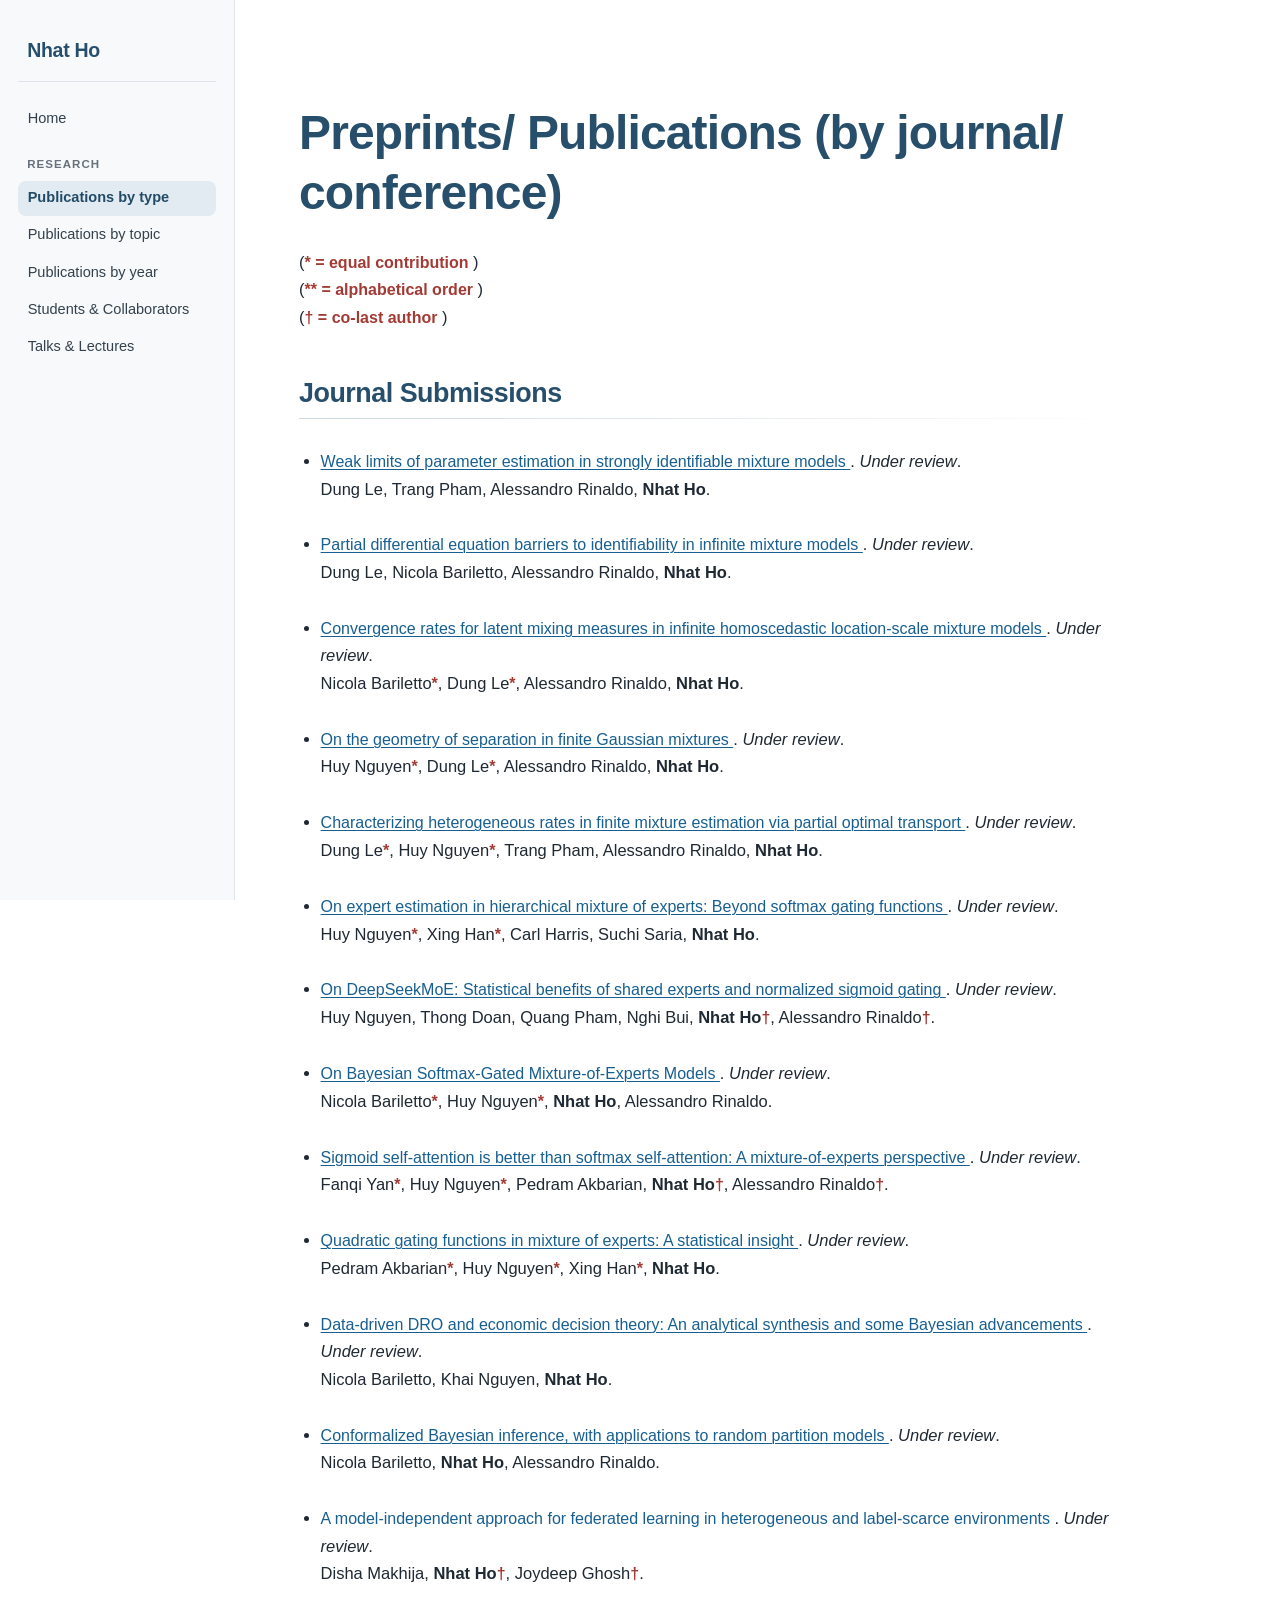
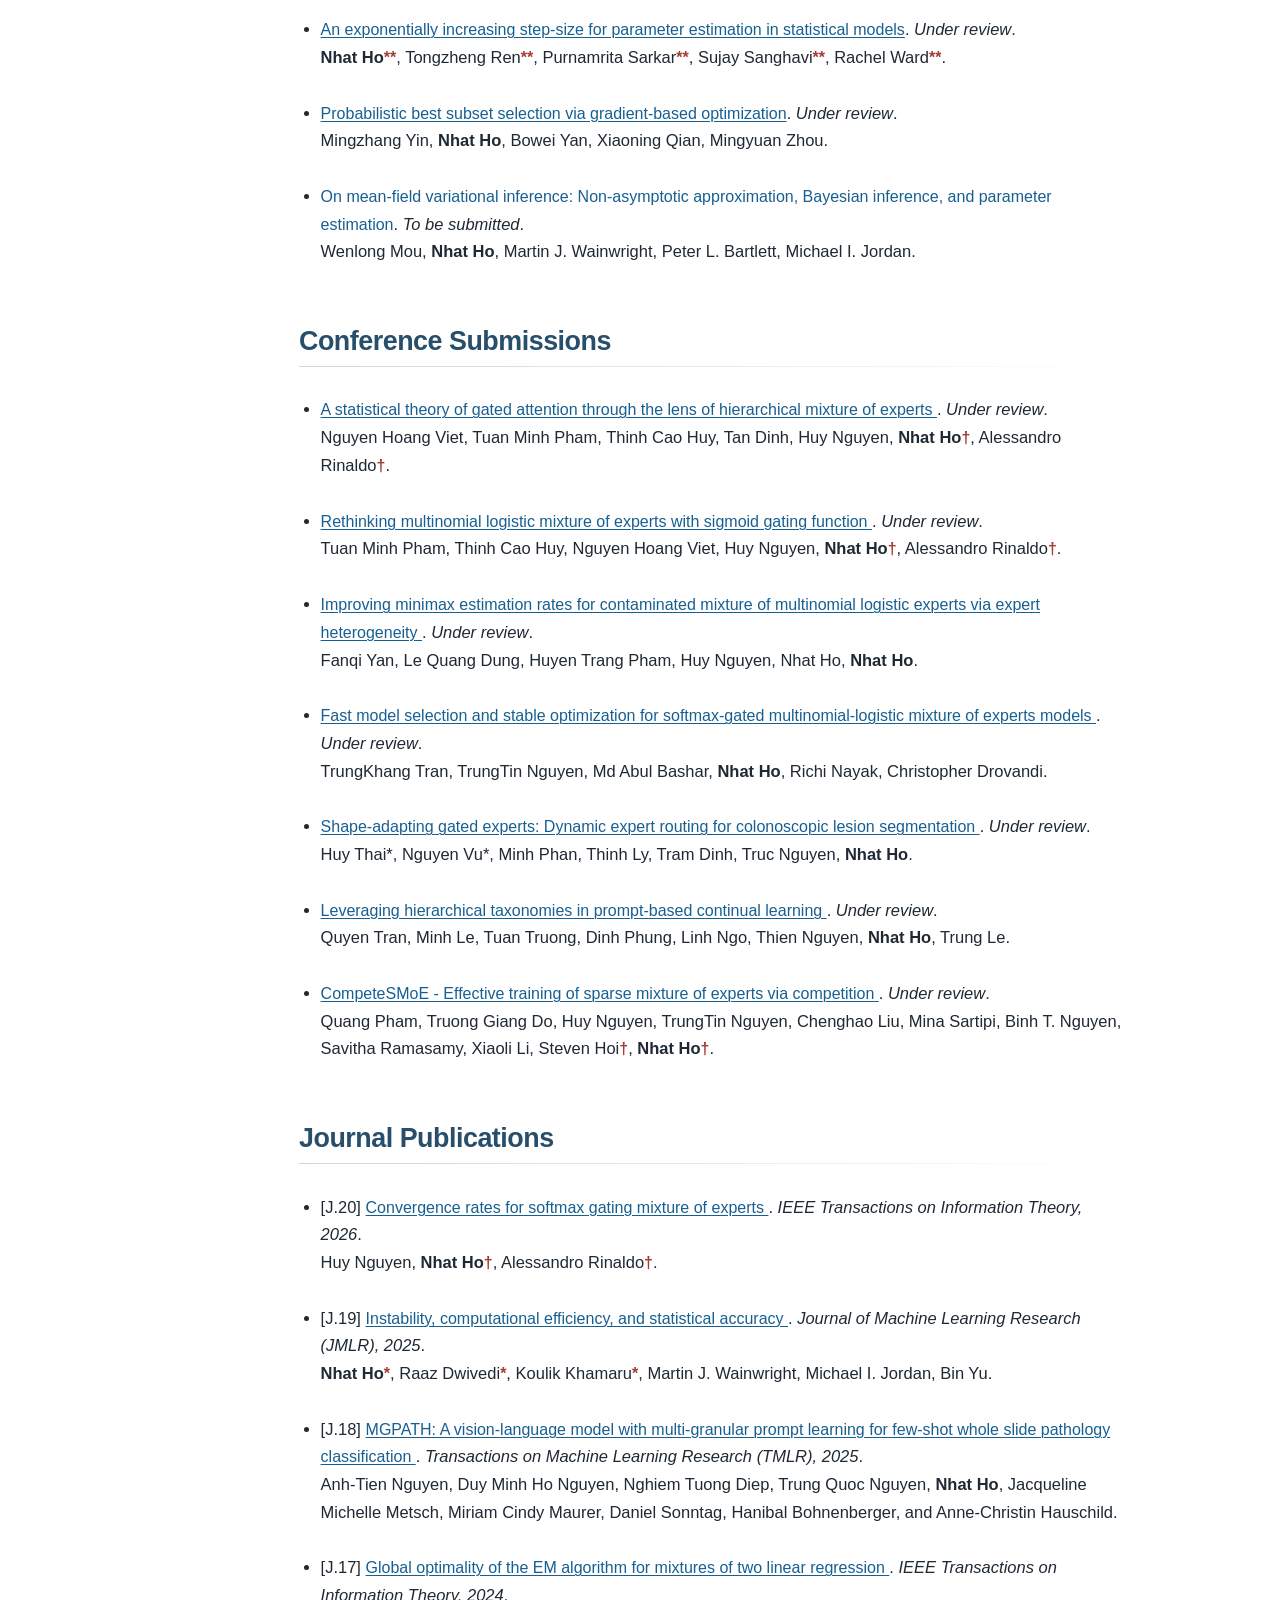
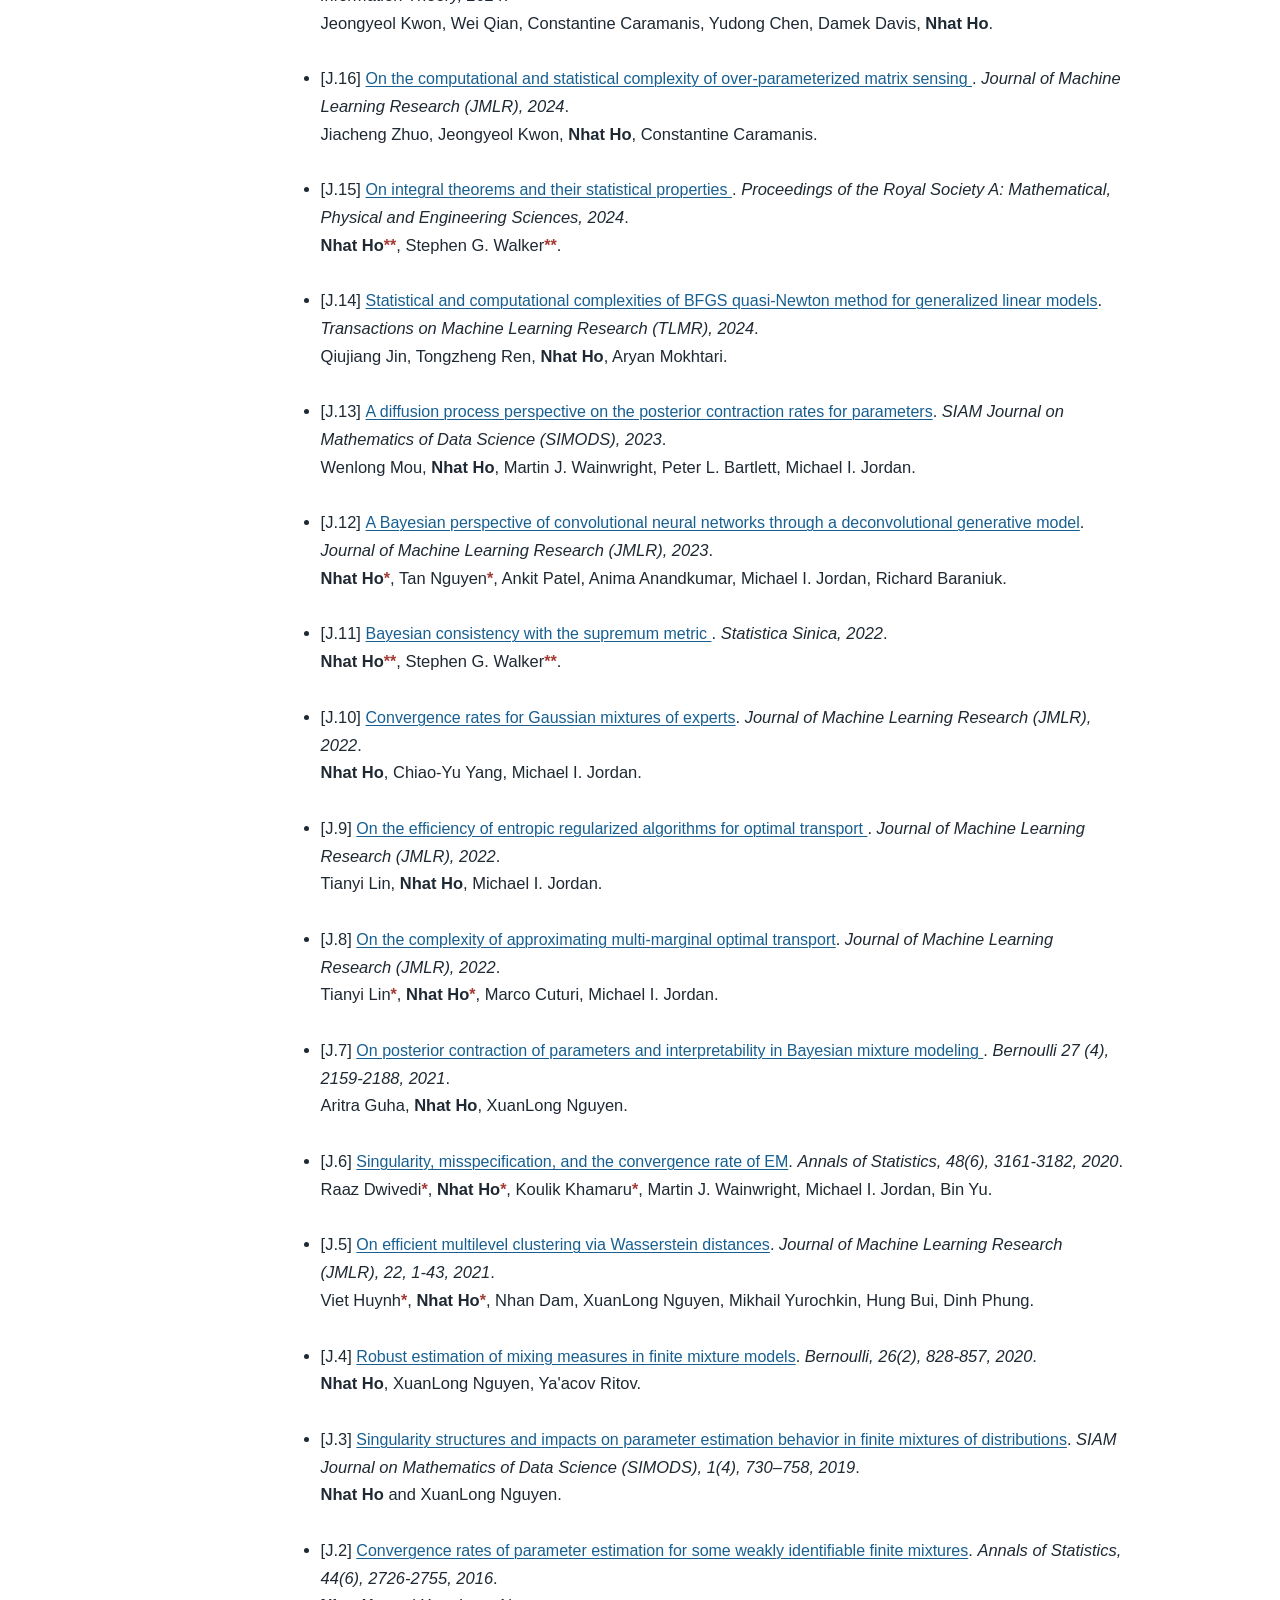
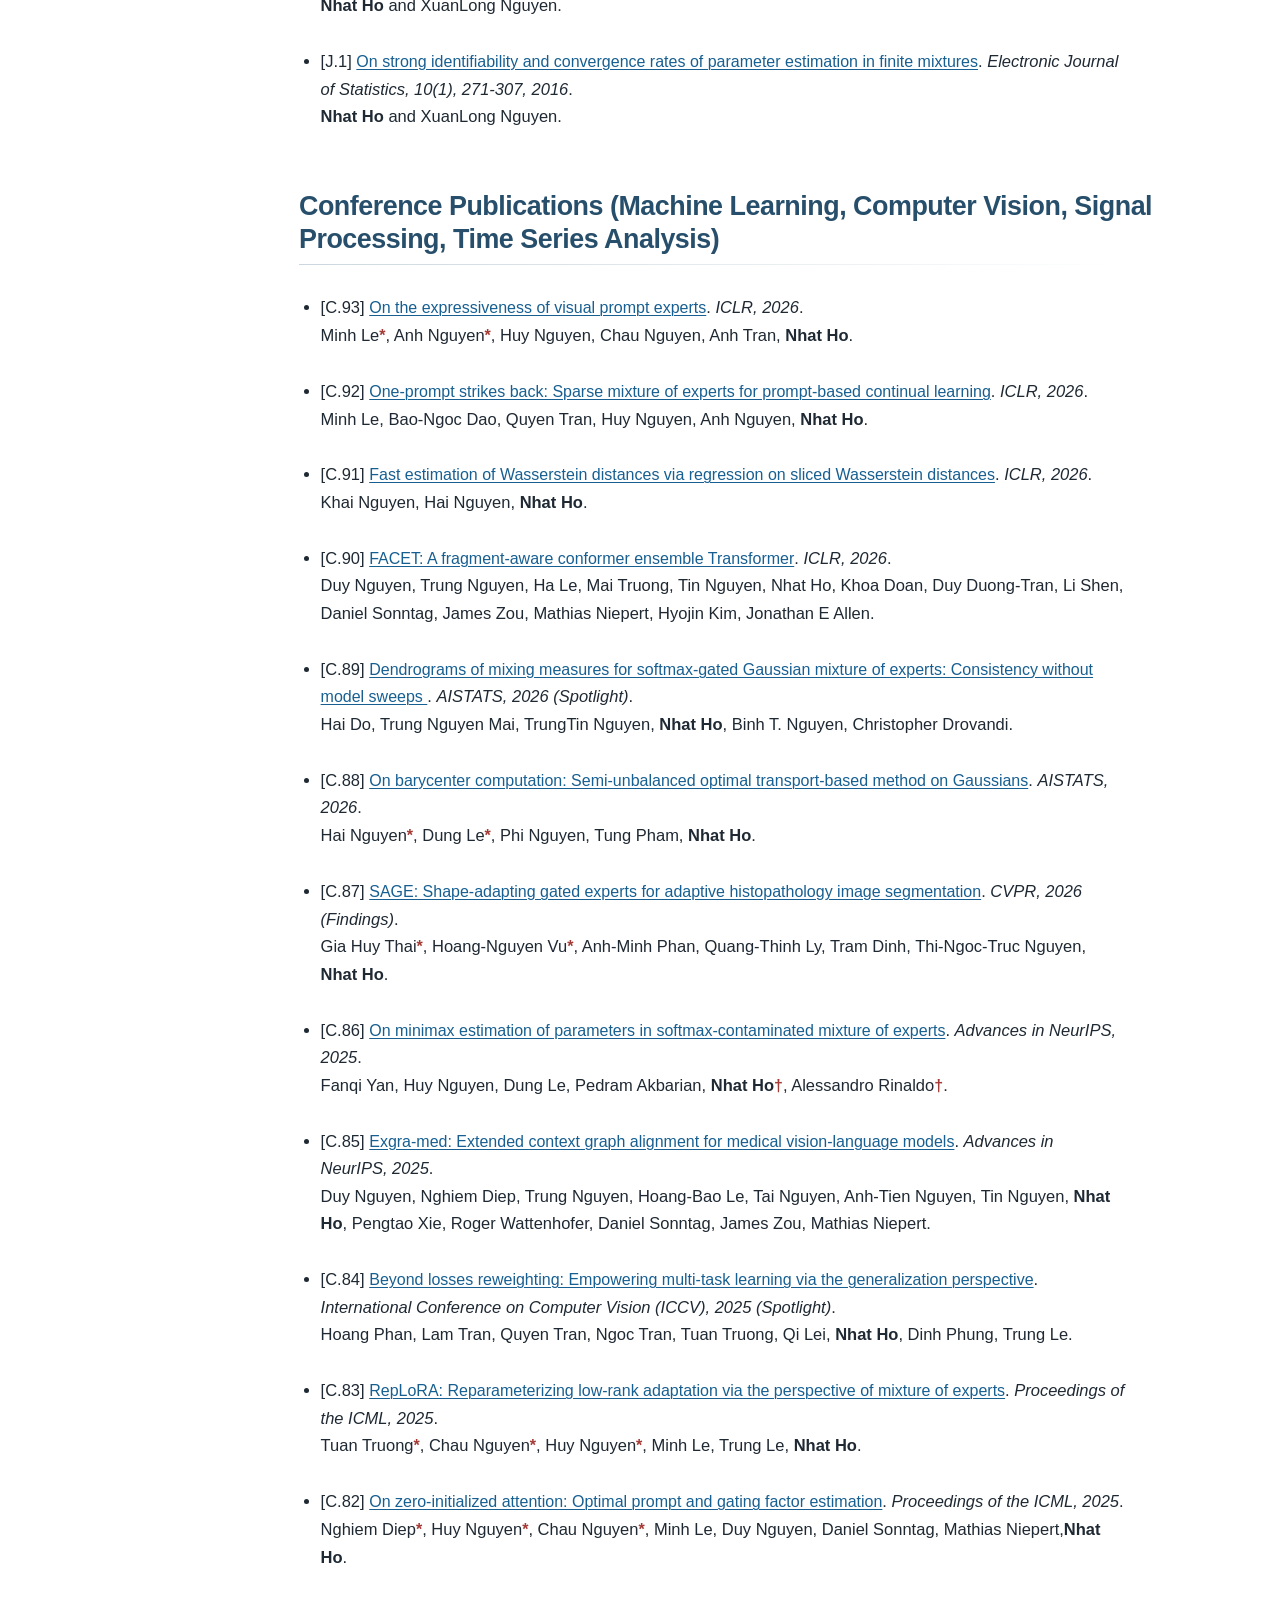
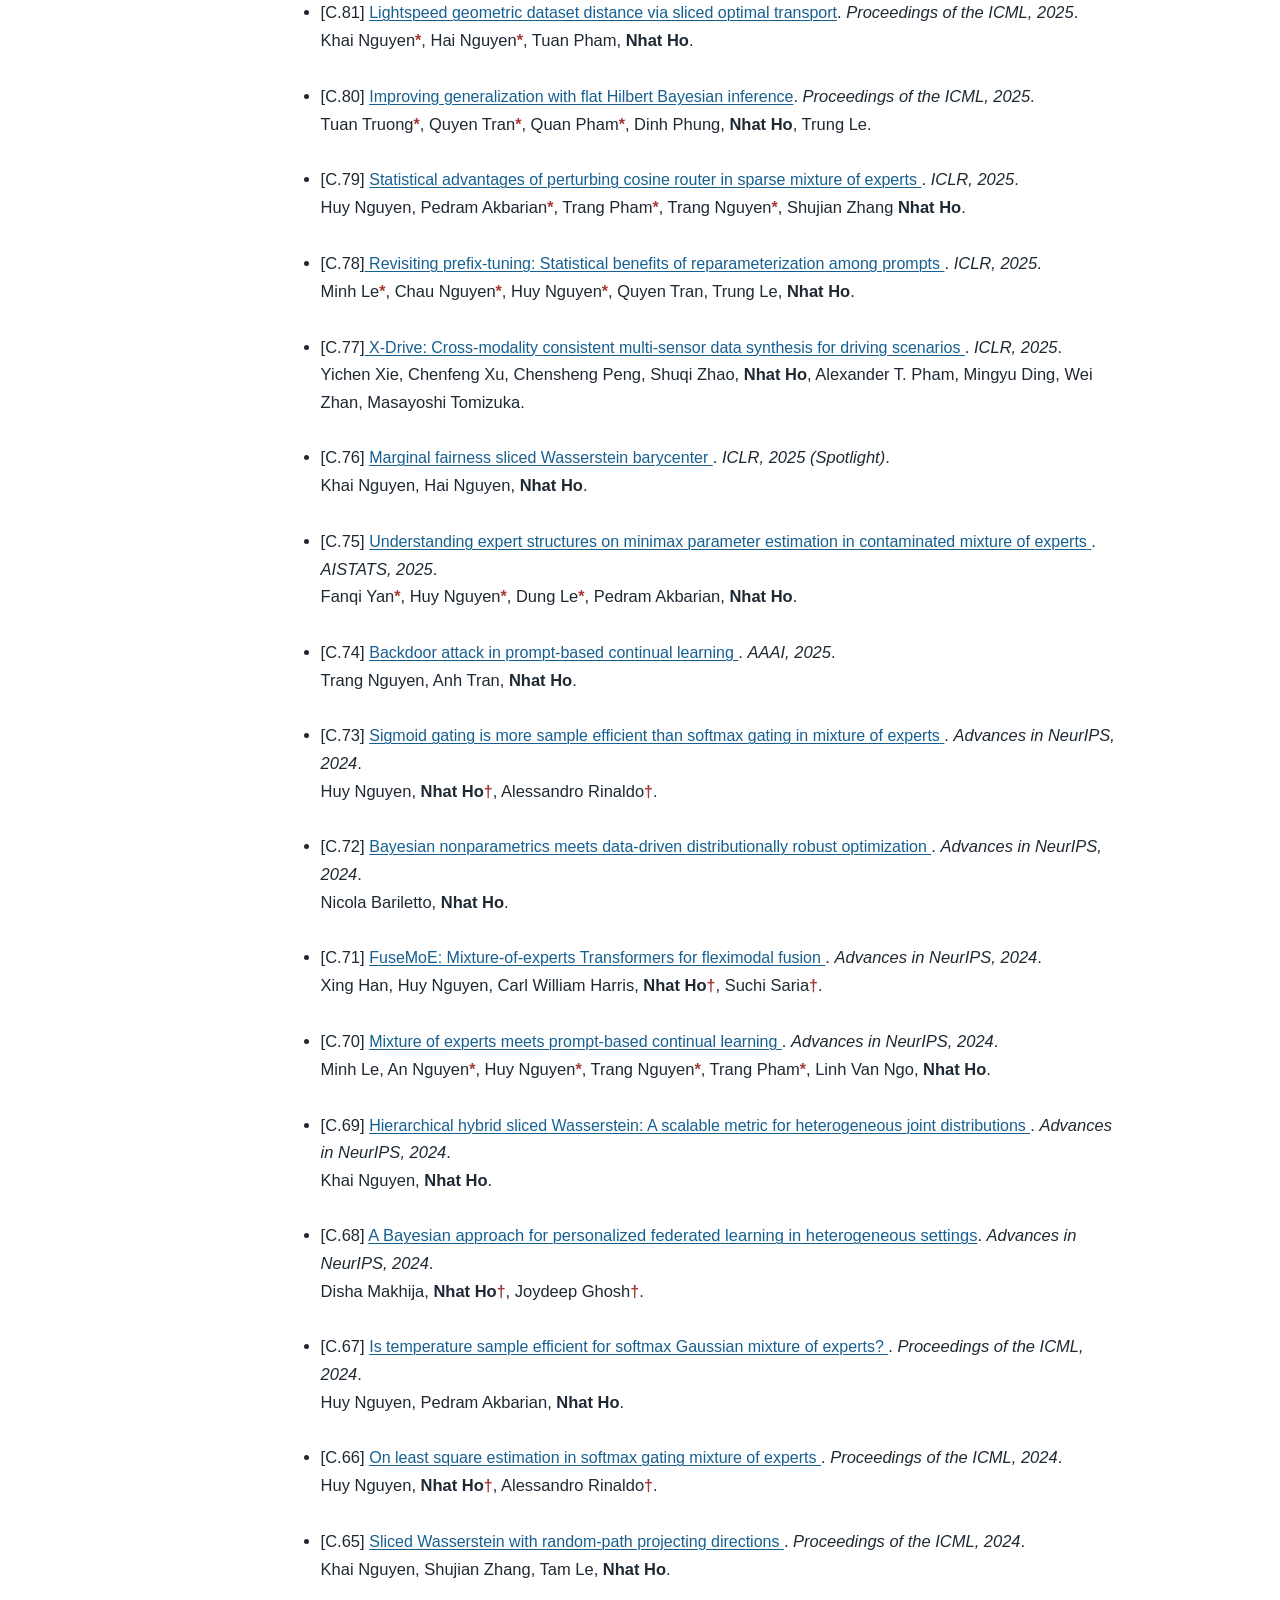
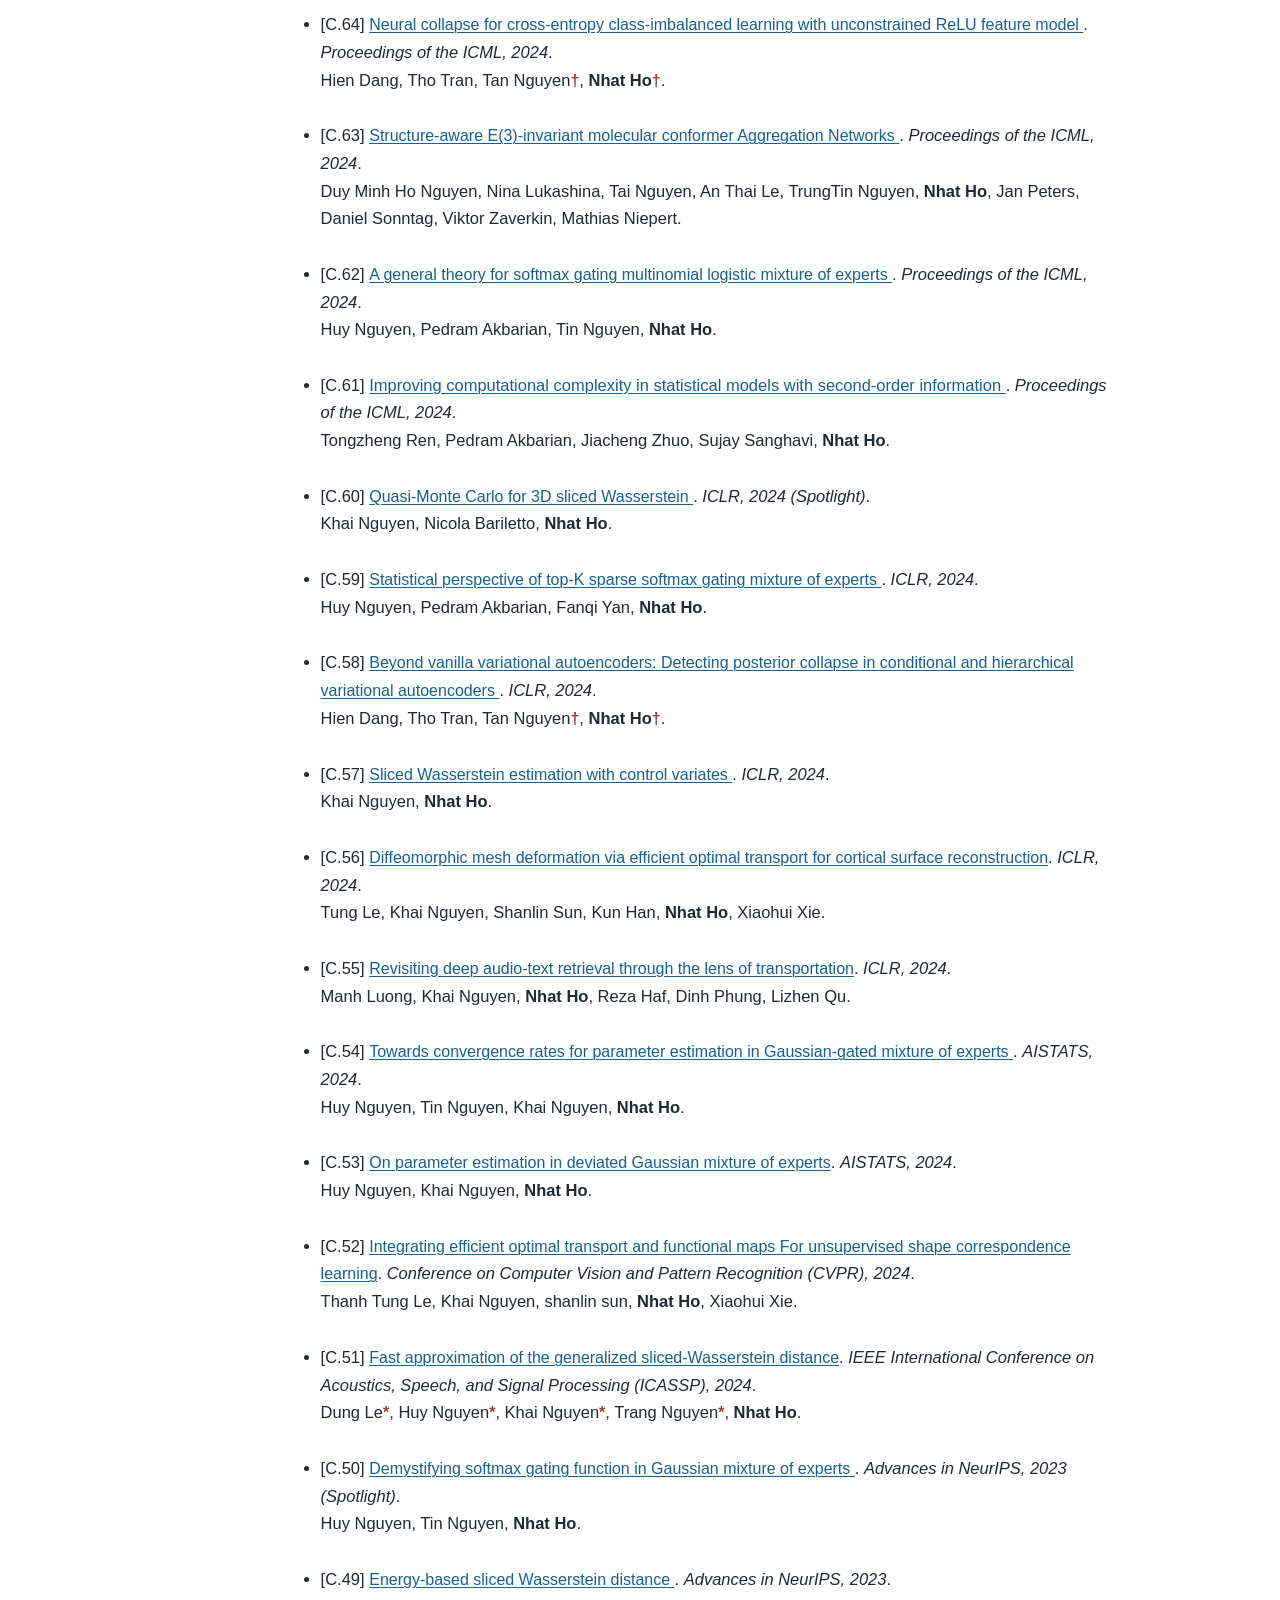
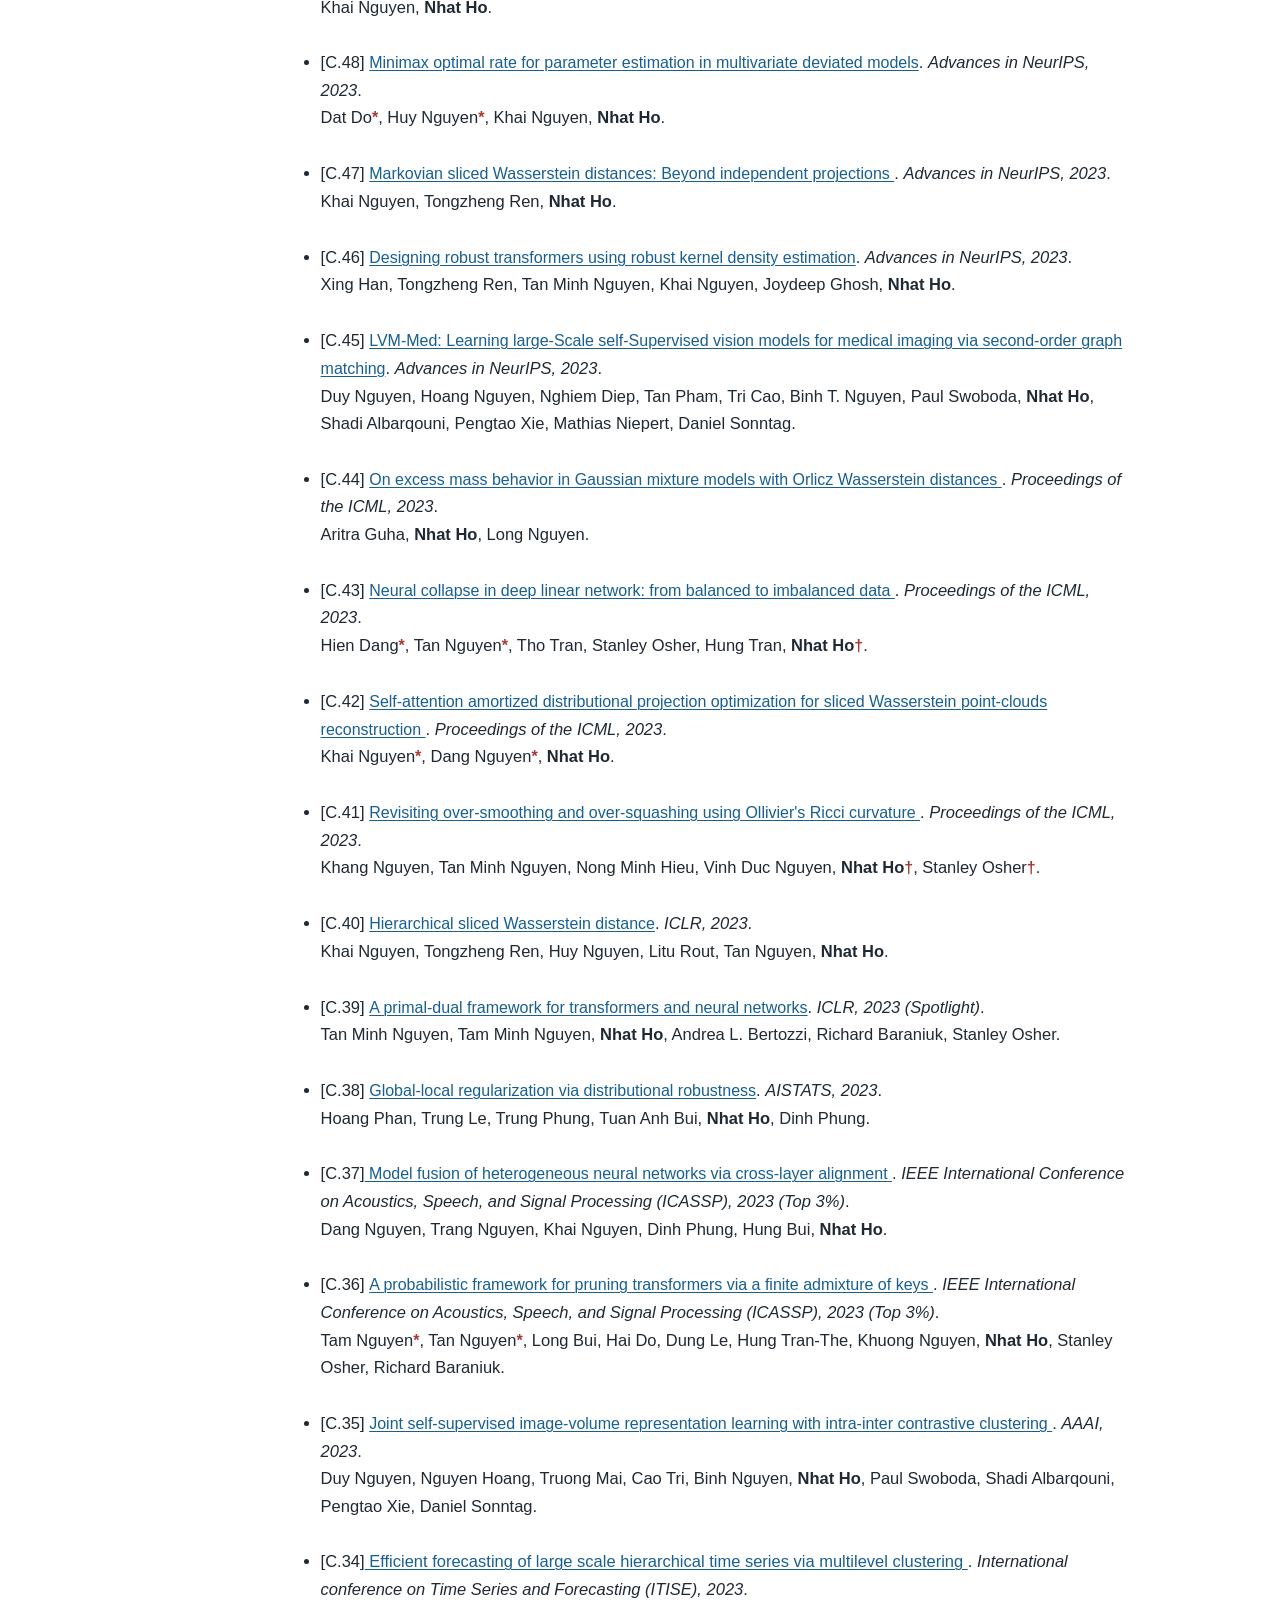
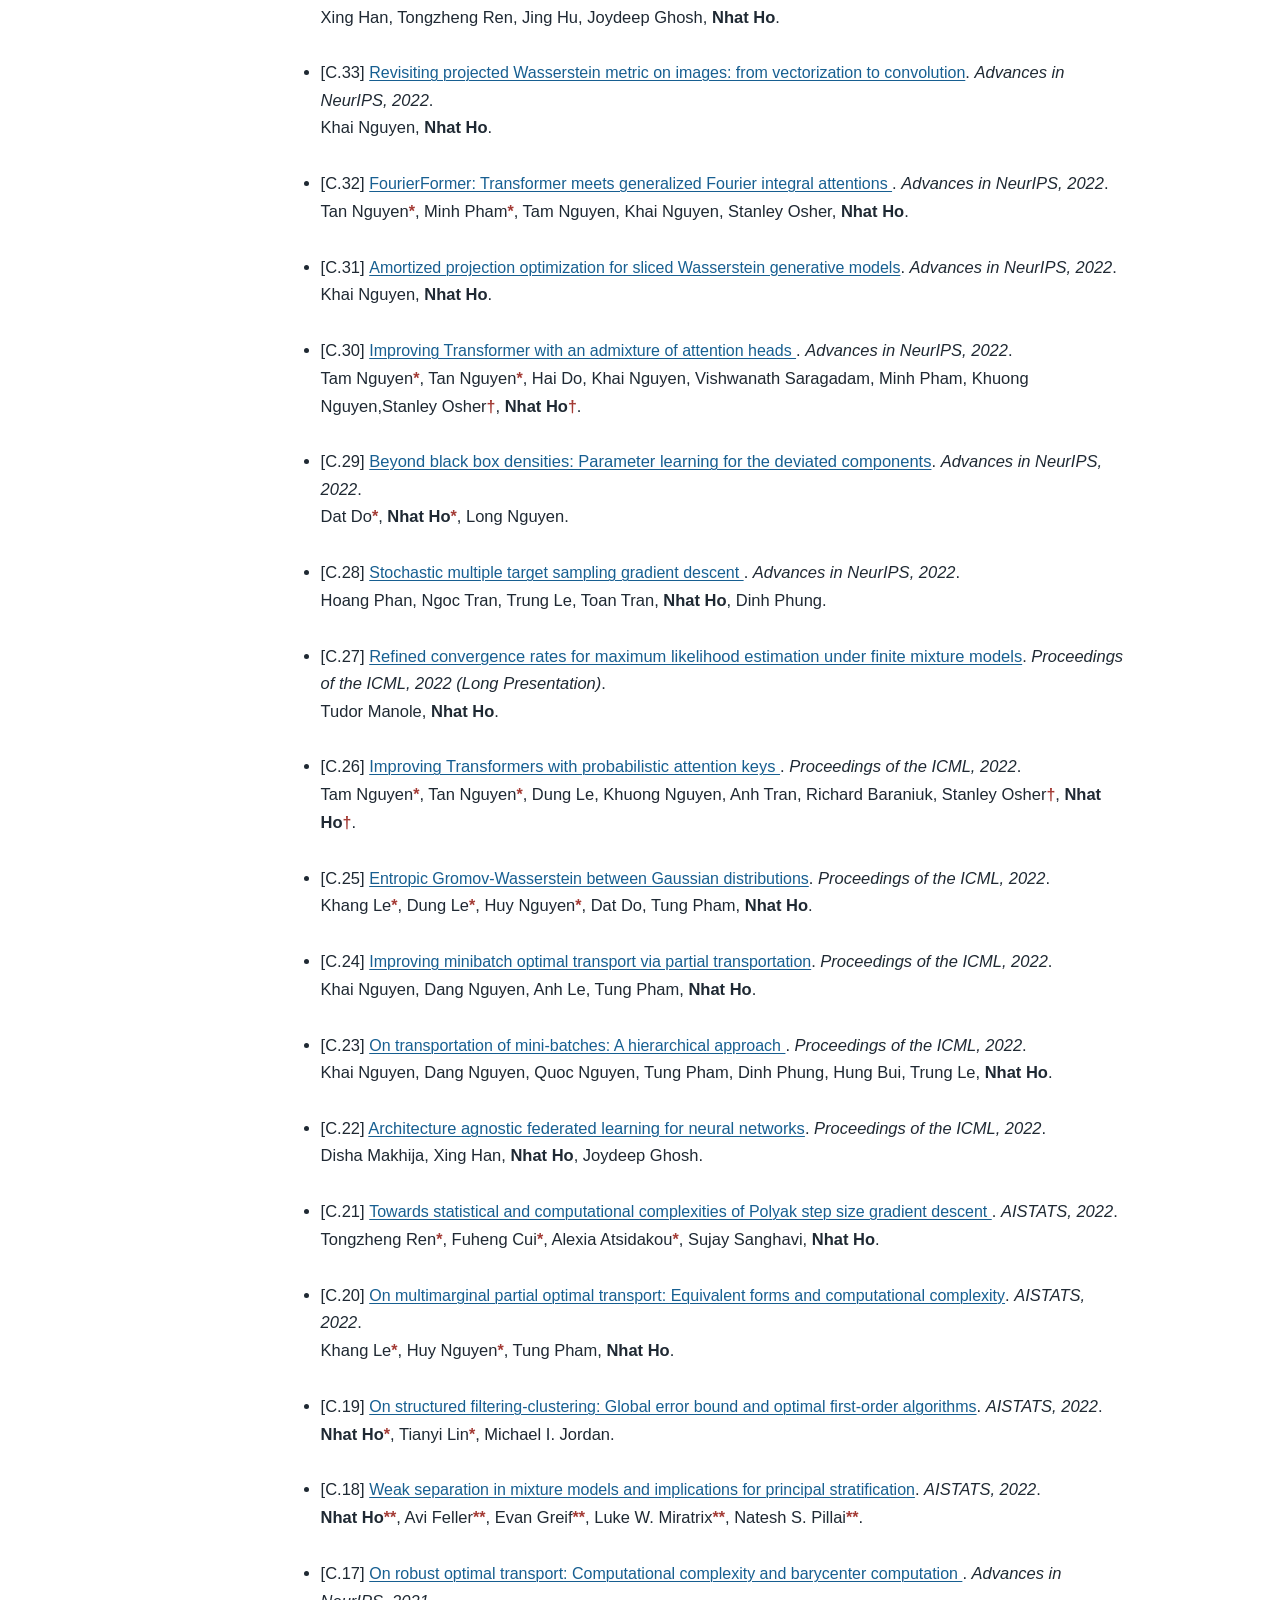
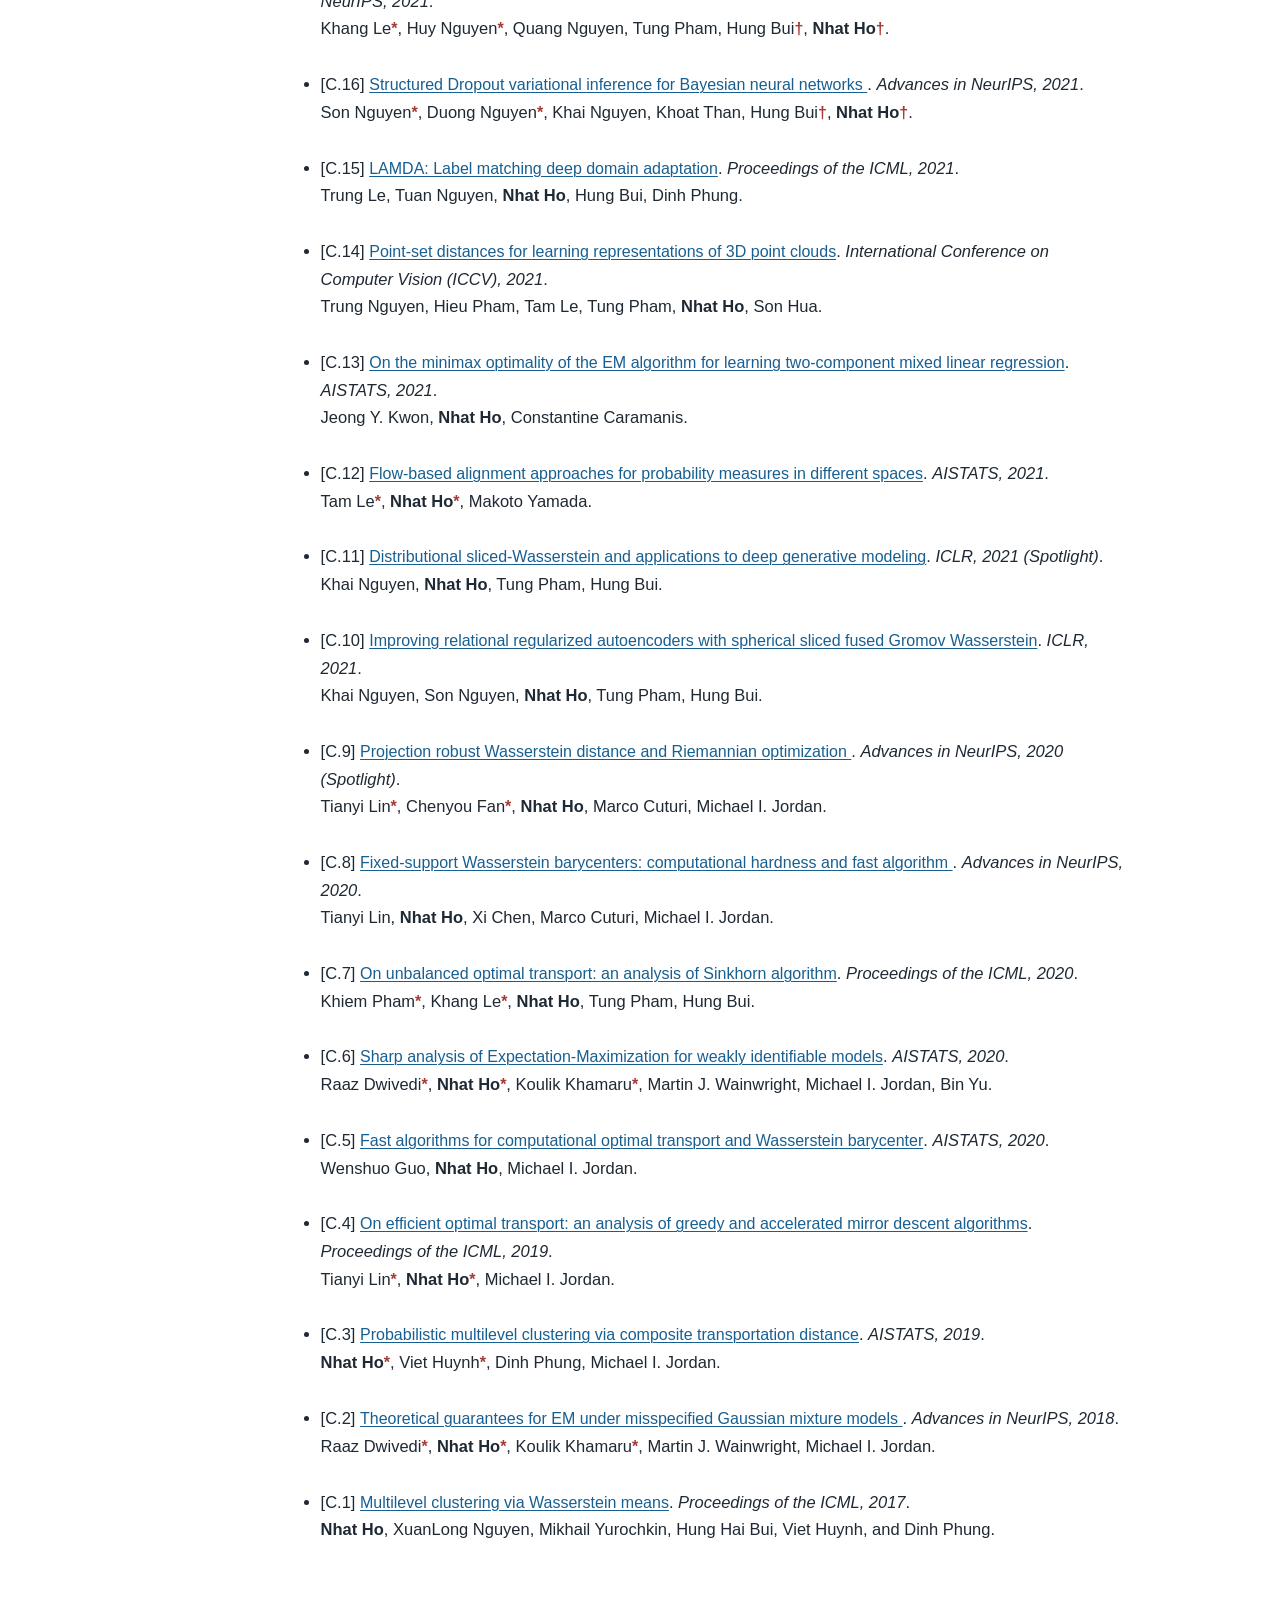
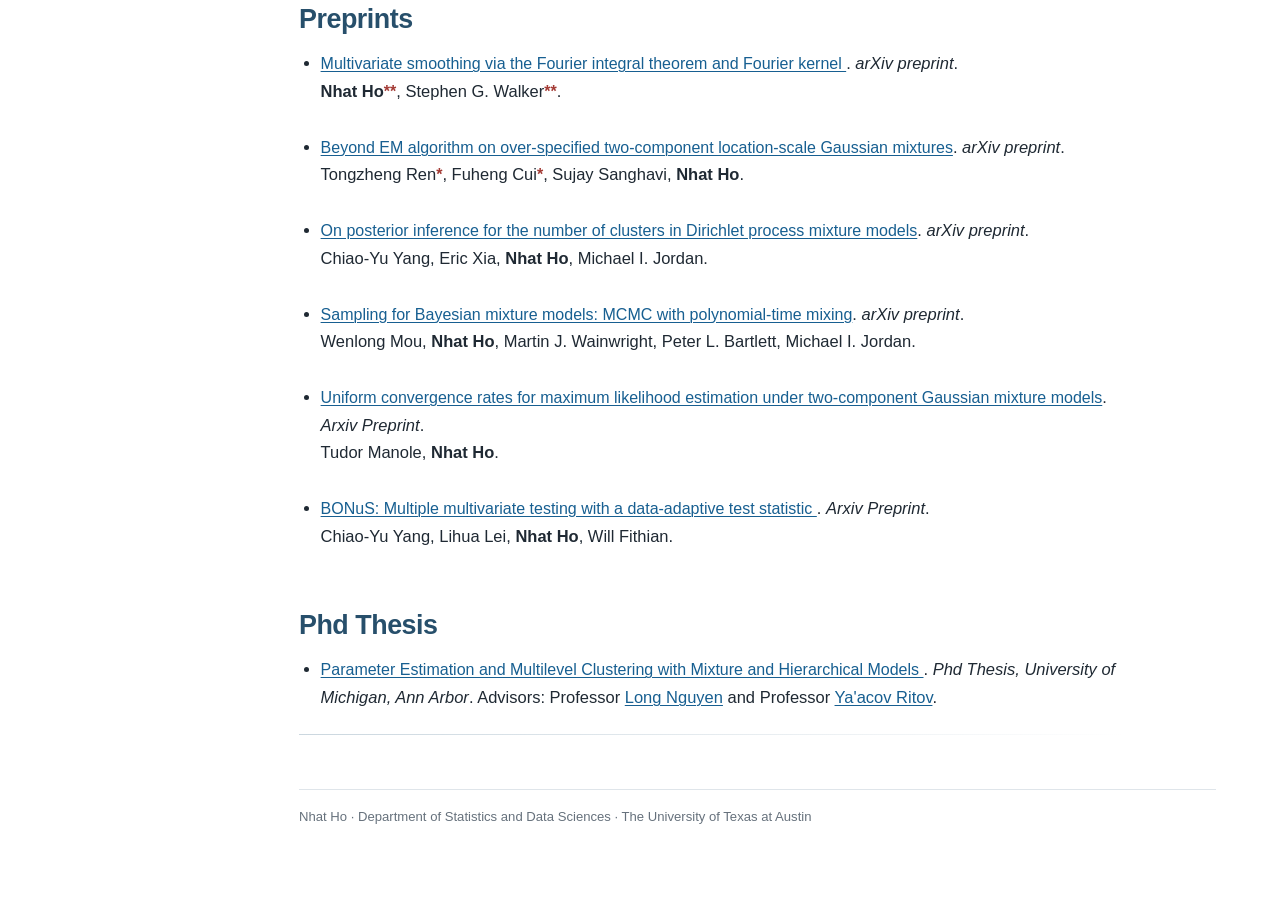
<file: publications_type.html>
<!doctype html>
<html lang="en">
<head>




<meta charset="utf-8"/><meta content="width=device-width, initial-scale=1" name="viewport"/><meta content="Publications by Nhat Ho, organized by publication type." name="description"/><link href="jemdoc.css" rel="stylesheet"/><title>Publications by Type | Nhat Ho</title></head>
<body>
<div id="site-shell"><aside id="layout-menu"><div class="site-name"><a href="index.html">Nhat Ho</a></div><nav aria-label="Primary navigation" class="primary-nav"><div class="menu-item"><a href="index.html">Home</a></div><div class="menu-label">Research</div><div class="menu-item"><a aria-current="page" class="current" href="publications_type.html">Publications by type</a></div><div class="menu-item"><a href="publications_topics.html">Publications by topic</a></div><div class="menu-item"><a href="publications_year.html">Publications by year</a></div><div class="menu-item"><a href="collaborators.html">Students &amp; Collaborators</a></div><div class="menu-item"><a href="workshops.html">Talks &amp; Lectures</a></div></nav></aside><main id="layout-content">
<p><br/></p>
<h1>Preprints/ Publications (by journal/ conference)</h1>
<p>(<font color="red" size="-0.3"><b>* = equal contribution </b></font>)
<br/> 
(<font color="red" size="-0.3"><b>** = alphabetical order </b></font>)
<br/>
(<font color="red" size="-0.3"><b><span>†</span> = co-last author </b></font>)
<br/></p>
<h2>Journal Submissions</h2>
<hr/>
<ul>
<li><p><a href="https://arxiv.org/pdf/2610.25857"><font color="blue" size="+0.3"> Weak limits of parameter estimation in strongly identifiable mixture models </font></a>. <i> Under review</i>. 
<br/>
Dung Le, Trang Pham, Alessandro Rinaldo, <b>Nhat Ho</b>.</p>
</li>
</ul>
<ul>
<li><p><a href="Identifiability_Infinite_Mixture_final.pdf"><font color="blue" size="+0.3"> Partial differential equation barriers to identifiability in infinite mixture models </font></a>. <i> Under review</i>. 
<br/>
Dung Le, Nicola Bariletto, Alessandro Rinaldo, <b>Nhat Ho</b>.</p>
</li>
</ul>
<ul>
<li><p><a href="Infinite_Shared_Scale_Mixture_v2.pdf"><font color="blue" size="+0.3"> Convergence rates for latent mixing measures in infinite
homoscedastic location-scale mixture models </font></a>. <i> Under review</i>. 
<br/>
Nicola Bariletto<font color="red" size="-0.3"><b>*</b></font>, Dung Le<font color="red" size="-0.3"><b>*</b></font>, Alessandro Rinaldo, <b>Nhat Ho</b>.</p>
</li>
</ul>
<ul>
<li><p><a href="https://arxiv.org/pdf/2606.16179"><font color="blue" size="+0.3"> On the geometry of separation in finite Gaussian mixtures </font></a>. <i> Under review</i>. 
<br/>
Huy Nguyen<font color="red" size="-0.3"><b>*</b></font>, Dung Le<font color="red" size="-0.3"><b>*</b></font>, Alessandro Rinaldo, <b>Nhat Ho</b>.</p>
</li>
</ul>
<ul>
<li><p><a href="https://arxiv.org/abs/2609.16622"><font color="blue" size="+0.3"> Characterizing heterogeneous rates in finite mixture estimation via partial optimal transport </font></a>. <i> Under review</i>. 
<br/>
Dung Le<font color="red" size="-0.3"><b>*</b></font>, Huy Nguyen<font color="red" size="-0.3"><b>*</b></font>, Trang Pham, Alessandro Rinaldo, <b>Nhat Ho</b>.</p>
</li>
</ul>
<ul>
<li><p><a href="https://arxiv.org/abs/2410.02935"><font color="blue" size="+0.3"> On expert estimation in hierarchical mixture of experts: Beyond softmax gating functions </font></a>. <i> Under review</i>. 
<br/>
Huy Nguyen<font color="red" size="-0.3"><b>*</b></font>, Xing Han<font color="red" size="-0.3"><b>*</b></font>, Carl Harris, Suchi Saria, <b>Nhat Ho</b>.</p>
</li>
</ul>
<ul>
<li><p><a href="DeepSeekMoE_Gaussian.pdf"><font color="blue" size="+0.3"> On DeepSeekMoE: Statistical benefits of shared experts
and normalized sigmoid gating </font></a>. <i> Under review</i>. 
<br/>
Huy Nguyen, Thong Doan, Quang Pham, Nghi Bui, <b>Nhat Ho</b><font color="red" size="-0.3"><b><span>†</span></b></font>, Alessandro Rinaldo<font color="red" size="-0.3"><b><span>†</span></b></font>.</p>
</li>
</ul>
<ul>
<li><p><a href="https://arxiv.org/abs/2604.20551"><font color="blue" size="+0.3"> On Bayesian Softmax-Gated Mixture-of-Experts Models </font></a>. <i> Under review</i>. 
<br/>
Nicola Bariletto<font color="red" size="-0.3"><b>*</b></font>, Huy Nguyen<font color="red" size="-0.3"><b>*</b></font>, <b>Nhat Ho</b>, Alessandro Rinaldo.</p>
</li>
</ul>
<ul>
<li><p><a href="https://arxiv.org/abs/2502.00281"><font color="blue" size="+0.3"> Sigmoid self-attention is better than softmax self-attention: A mixture-of-experts perspective </font></a>. <i> Under review</i>. 
<br/>
Fanqi Yan<font color="red" size="-0.3"><b>*</b></font>, Huy Nguyen<font color="red" size="-0.3"><b>*</b></font>, Pedram Akbarian, <b>Nhat Ho</b><font color="red" size="-0.3"><b><span>†</span></b></font>, Alessandro Rinaldo<font color="red" size="-0.3"><b><span>†</span></b></font>.</p>
</li>
</ul>
<ul>
<li><p><a href="https://arxiv.org/abs/2410.11222"><font color="blue" size="+0.3"> Quadratic gating functions in mixture of experts: A statistical insight </font></a>. <i> Under review</i>. 
<br/>
Pedram Akbarian<font color="red" size="-0.3"><b>*</b></font>, Huy Nguyen<font color="red" size="-0.3"><b>*</b></font>, Xing Han<font color="red" size="-0.3"><b>*</b></font>, <b>Nhat Ho</b>.</p>
</li>
</ul>
<ul>
<li><p><a href="https://arxiv.org/abs/2405.13160"><font color="blue" size="+0.3"> Data-driven DRO and economic decision theory: An analytical synthesis and some Bayesian advancements </font></a>. <i> Under review</i>.
<br/>
Nicola Bariletto, Khai Nguyen, <b>Nhat Ho</b>.</p>
</li>
</ul>
<ul>
<li><p><a href="https://arxiv.org/pdf/2511.05746"><font color="blue" size="+0.3"> Conformalized Bayesian inference, with applications to random partition models </font></a>. <i> Under review</i>.
<br/>
Nicola Bariletto, <b>Nhat Ho</b>, Alessandro Rinaldo.</p>
</li>
</ul>
<ul>
<li><p><font color="blue" size="+0.3"> A model-independent approach for federated learning in heterogeneous and label-scarce environments </font>. <i> Under review</i>.
<br/>
Disha Makhija, <b>Nhat Ho</b><font color="red" size="-0.3"><b><span>†</span></b></font>, Joydeep Ghosh<font color="red" size="-0.3"><b><span>†</span></b></font>.</p>
</li>
</ul>
<ul>
<li><p><a href="Short_Arxiv_version.pdf"><font color="blue" size="+0.3"> An exponentially increasing step-size for parameter estimation in statistical models</font></a>. <i> Under review</i>. 
<br/>
<b>Nhat Ho</b><font color="red" size="-0.3"><b>**</b></font>, Tongzheng Ren<font color="red" size="-0.3"><b>**</b></font>, Purnamrita Sarkar<font color="red" size="-0.3"><b>**</b></font>, Sujay Sanghavi<font color="red" size="-0.3"><b>**</b></font>, Rachel Ward<font color="red" size="-0.3"><b>**</b></font>.</p>
</li>
</ul>
<ul>
<li><p><a href="https://arxiv.org/pdf/2006.06448.pdf"><font color="blue" size="+0.3"> Probabilistic best subset selection via gradient-based optimization</font></a>. <i>Under review</i>. 
<br/>
Mingzhang Yin, <b>Nhat Ho</b>, Bowei Yan, Xiaoning Qian, Mingyuan Zhou.</p>
</li>
</ul>
<ul>
<li><p><font color="blue" size="+0.3"> On mean-field variational inference: Non-asymptotic approximation, Bayesian inference, and parameter estimation</font>. <i>To be submitted</i>.
<br/>
Wenlong Mou, <b>Nhat Ho</b>, Martin J. Wainwright, Peter L. Bartlett, Michael I. Jordan.</p>
</li>
</ul>
<h2>Conference Submissions</h2>
<hr/>
<ul>
<li><p><a href="https://www.arxiv.org/abs/2602.01468"><font color="blue" size="+0.3"> A statistical theory of gated attention through the lens of hierarchical mixture of experts </font></a>. <i> Under review</i>. 
<br/>
Nguyen Hoang Viet, Tuan Minh Pham, Thinh Cao Huy, Tan Dinh, Huy Nguyen, <b>Nhat Ho</b><font color="red" size="-0.3"><b><span>†</span></b></font>, Alessandro Rinaldo<font color="red" size="-0.3"><b><span>†</span></b></font>.</p>
</li>
</ul>
<ul>
<li><p><a href="https://arxiv.org/abs/2602.01466"><font color="blue" size="+0.3"> Rethinking multinomial logistic mixture of experts with sigmoid gating function </font></a>. <i> Under review</i>. 
<br/>
Tuan Minh Pham, Thinh Cao Huy, Nguyen Hoang Viet, Huy Nguyen, <b>Nhat Ho</b><font color="red" size="-0.3"><b><span>†</span></b></font>, Alessandro Rinaldo<font color="red" size="-0.3"><b><span>†</span></b></font>.</p>
</li>
</ul>
<ul>
<li><p><a href="https://arxiv.org/abs/2602.01466"><font color="blue" size="+0.3"> Improving minimax estimation rates for contaminated mixture of multinomial logistic experts via expert heterogeneity </font></a>. <i> Under review</i>. 
<br/>
Fanqi Yan, Le Quang Dung, Huyen Trang Pham, Huy Nguyen, Nhat Ho, <b>Nhat Ho</b>.</p>
</li>
</ul>
<ul>
<li><p><a href="https://www.arxiv.org/abs/2602.07997"><font color="blue" size="+0.3"> Fast model selection and stable optimization for softmax-gated multinomial-logistic mixture of experts models
 </font></a>. <i> Under review</i>. 
<br/>
TrungKhang Tran, TrungTin Nguyen, Md Abul Bashar, <b>Nhat Ho</b>, Richi Nayak, Christopher Drovandi.</p>
</li>
</ul>
<ul>
<li><p><a href="https://arxiv.org/pdf/2511.18493"><font color="blue" size="+0.3"> Shape-adapting gated experts: Dynamic expert routing for colonoscopic lesion segmentation </font></a>. <i> Under review</i>. 
<br/>
Huy Thai*, Nguyen Vu*, Minh Phan, Thinh Ly, Tram Dinh, Truc Nguyen, <b>Nhat Ho</b>.</p>
</li>
</ul>
<ul>
<li><p><a href="https://arxiv.org/abs/2410.04327"><font color="blue" size="+0.3"> Leveraging hierarchical taxonomies in prompt-based continual learning </font></a>. <i> Under review</i>. 
<br/>
Quyen Tran, Minh Le, Tuan Truong, Dinh Phung, Linh Ngo, Thien Nguyen, <b>Nhat Ho</b>, Trung Le.</p>
</li>
</ul>
<ul>
<li><p><a href="https://arxiv.org/abs/2402.02526"><font color="blue" size="+0.3"> CompeteSMoE - Effective training of sparse mixture of experts via competition </font></a>. <i> Under review</i>. 
<br/>
Quang Pham, Truong Giang Do, Huy Nguyen, TrungTin Nguyen, Chenghao Liu, Mina Sartipi, Binh T. Nguyen, Savitha Ramasamy, Xiaoli Li, Steven Hoi<font color="red" size="-0.3"><b><span>†</span></b></font>, <b>Nhat Ho</b><font color="red" size="-0.3"><b><span>†</span></b></font>.</p>
</li>
</ul>
<h2>Journal Publications</h2>
<hr/>
<ul>
<li><p>[J.20] <a href="https://arxiv.org/pdf/2503.03213?"><font color="blue" size="+0.3"> Convergence rates for softmax gating mixture of experts </font></a>. <i> IEEE Transactions on Information Theory, 2026</i>.
<br/>
Huy Nguyen, <b>Nhat Ho</b><font color="red" size="-0.3"><b><span>†</span></b></font>, Alessandro Rinaldo<font color="red" size="-0.3"><b><span>†</span></b></font>.</p>
</li>
</ul>
<ul>
<li><p> [J.19] <a href="https://arxiv.org/pdf/2005.11411.pdf"><font color="blue" size="+0.3"> Instability, computational efficiency, and statistical accuracy </font></a>. <i> Journal of Machine Learning Research (JMLR), 2025</i>.
<br/>
<b>Nhat Ho</b><font color="red" size="-0.3"><b>*</b></font>, Raaz Dwivedi<font color="red" size="-0.3"><b>*</b></font>, Koulik Khamaru<font color="red" size="-0.3"><b>*</b></font>, Martin J. Wainwright, Michael I. Jordan, Bin Yu.</p>
</li>
</ul>
<ul>
<li><p> [J.18] <a href="https://arxiv.org/pdf/2005.11411.pdf"><font color="blue" size="+0.3">  MGPATH: A vision-language model with multi-granular prompt learning for few-shot whole slide pathology classification </font></a>. <i> Transactions on Machine Learning Research (TMLR), 2025</i>.
<br/>
Anh-Tien Nguyen, Duy Minh Ho Nguyen, Nghiem Tuong Diep, Trung Quoc Nguyen, <b>Nhat Ho</b>, Jacqueline Michelle Metsch, Miriam Cindy Maurer, Daniel Sonntag, Hanibal Bohnenberger, and Anne-Christin Hauschild.</p>
</li>
</ul>
<ul>
<li><p> [J.17] <a href="Global_Convergence_EM_MoE.pdf"><font color="blue" size="+0.3"> Global optimality of the EM algorithm for mixtures of two linear regression </font></a>. <i>IEEE Transactions on Information Theory, 2024</i>.
<br/>
Jeongyeol Kwon, Wei Qian, Constantine Caramanis, Yudong Chen, Damek Davis, <b>Nhat Ho</b>.</p>
</li>
</ul>
<ul>
<li><p> [J.16] <a href="https://arxiv.org/pdf/2102.02756.pdf"><font color="blue" size="+0.3"> On the computational and statistical complexity of over-parameterized matrix sensing </font></a>. <i>Journal of Machine Learning Research (JMLR), 2024</i>.
<br/>
Jiacheng Zhuo, Jeongyeol Kwon, <b>Nhat Ho</b>, Constantine Caramanis.</p>
</li>
</ul>
<ul>
<li><p> [J.15] <a href="main_version.pdf"><font color="blue" size="+0.3"> On integral theorems and their statistical properties </font></a>. <i> Proceedings of the Royal Society A: Mathematical, Physical and Engineering Sciences, 2024</i>.
<br/>
<b>Nhat Ho</b><font color="red" size="-0.3"><b>**</b></font>, Stephen G. Walker<font color="red" size="-0.3"><b>**</b></font>.  </p>
</li>
</ul>
<ul>
<li><p> [J.14] <a href="Statistical_and_Computational_Complexities_of_BFGS.pdf"><font color="blue" size="+0.3"> Statistical and computational complexities of BFGS quasi-Newton method for generalized linear models</font></a>. <i> Transactions on Machine Learning Research (TLMR), 2024</i>. 
<br/>
Qiujiang Jin, Tongzheng Ren, <b>Nhat Ho</b>, Aryan Mokhtari.</p>
</li>
</ul>
<ul>
<li><p>[J.13] <a href="SDE_Arxiv_submission_v2.pdf"><font color="blue" size="+0.3"> A diffusion process perspective on the posterior contraction rates for parameters</font></a>. <i> SIAM Journal on Mathematics of Data Science (SIMODS), 2023</i>.
<br/>
Wenlong Mou, <b>Nhat Ho</b>, Martin J. Wainwright, Peter L. Bartlett, Michael I. Jordan.</p>
</li>
</ul>
<ul>
<li><p> [J.12] <a href="https://arxiv.org/pdf/1811.02657.pdf"><font color="blue" size="+0.3"> A Bayesian perspective of convolutional neural networks through a deconvolutional generative model</font></a>. <i>Journal of Machine Learning Research (JMLR), 2023</i>.
<br/>
<b>Nhat Ho</b><font color="red" size="-0.3"><b>*</b></font>, Tan Nguyen<font color="red" size="-0.3"><b>*</b></font>, Ankit Patel, Anima Anandkumar, Michael I. Jordan, Richard Baraniuk. </p>
</li>
</ul>
<ul>
<li><p> [J.11] <a href="Bayesian_Consistency_Smooth_Final.pdf"><font color="blue" size="+0.3"> Bayesian consistency with the supremum metric </font></a>. <i> Statistica Sinica, 2022</i>.
<br/>
<b>Nhat Ho</b><font color="red" size="-0.3"><b>**</b></font>, Stephen G. Walker<font color="red" size="-0.3"><b>**</b></font>.  </p>
</li>
</ul>
<ul>
<li><p> [J.10] <a href="Mixture_Experts_Arxiv.pdf"><font color="blue" size="+0.3"> Convergence rates for Gaussian mixtures of experts</font></a>. <i>Journal of Machine Learning Research (JMLR), 2022</i>.
<br/>
<b>Nhat Ho</b>, Chiao-Yu Yang, Michael I. Jordan.</p>
</li>
</ul>
<ul>
<li><p> [J.9] <a href="https://arxiv.org/pdf/1906.01437.pdf"><font color="blue" size="+0.3"> On the efficiency of entropic regularized
algorithms for optimal transport </font></a>. <i> Journal of Machine Learning Research (JMLR), 2022</i>. 
<br/>
Tianyi Lin, <b>Nhat Ho</b>, Michael I. Jordan.</p>
</li>
</ul>
<ul>
<li><p> [J.8] <a href="https://arxiv.org/pdf/1910.00152.pdf"><font color="blue" size="+0.3"> On the complexity of approximating multi-marginal optimal transport</font></a>. <i>Journal of Machine Learning Research (JMLR), 2022</i>. 
<br/>
Tianyi Lin<font color="red" size="-0.3"><b>*</b></font>, <b>Nhat Ho</b><font color="red" size="-0.3"><b>*</b></font>, Marco Cuturi, Michael I. Jordan. </p>
</li>
</ul>
<ul>
<li><p> [J.7] <a href="https://arxiv.org/pdf/1901.05078.pdf"><font color="blue" size="+0.3"> On posterior contraction of parameters and interpretability in Bayesian mixture modeling </font></a>. <i> Bernoulli 27 (4), 2159-2188, 2021</i>.
<br/>
Aritra Guha, <b>Nhat Ho</b>, XuanLong Nguyen.</p>
</li>
</ul>
<ul>
<li><p> [J.6] <a href="https://arxiv.org/pdf/1810.00828.pdf"><font color="blue" size="+0.3"> Singularity,
misspecification, and the convergence rate of EM</font></a>. <i>Annals of Statistics, 48(6), 3161-3182, 2020</i>. 
<br/>
Raaz Dwivedi<font color="red" size="-0.3"><b>*</b></font>, <b>Nhat Ho</b><font color="red" size="-0.3"><b>*</b></font>, Koulik Khamaru<font color="red" size="-0.3"><b>*</b></font>, Martin J. Wainwright, Michael I. Jordan, Bin Yu.</p>
</li>
</ul>
<ul>
<li><p> [J.5] <a href="https://www.jmlr.org/papers/volume22/19-782/19-782.pdf"><font color="blue" size="+0.3"> On efficient multilevel clustering via Wasserstein distances</font></a>. <i>Journal of Machine Learning Research (JMLR), 22, 1-43, 2021</i>.
<br/>
Viet Huynh<font color="red" size="-0.3"><b>*</b></font>, <b>Nhat Ho</b><font color="red" size="-0.3"><b>*</b></font>, Nhan Dam, XuanLong Nguyen, Mikhail Yurochkin, Hung Bui, Dinh Phung.</p>
</li>
</ul>
<ul>
<li><p> [J.4] <a href="https://arxiv.org/pdf/1709.08094.pdf"><font color="blue" size="+0.3"> Robust estimation of mixing measures in finite mixture models</font></a>. <i>Bernoulli, 26(2), 828-857, 2020</i>.
<br/>
<b>Nhat Ho</b>, XuanLong Nguyen, Ya'acov Ritov.</p>
</li>
</ul>
<ul>
<li><p> [J.3] <a href="https://arxiv.org/pdf/1609.02655.pdf"><font color="blue" size="+0.3"> Singularity structures and impacts on parameter estimation behavior in finite mixtures of distributions</font></a>. <i>SIAM Journal on Mathematics of Data Science (SIMODS), 1(4), 730–758, 2019</i>.
<br/>
<b>Nhat Ho</b> and XuanLong Nguyen.  </p>
</li>
</ul>
<ul>
<li><p> [J.2] <a href="AoS_2016.pdf"><font color="blue" size="+0.3">Convergence rates of parameter estimation for some weakly identifiable finite mixtures</font></a>. <i>Annals of Statistics, 44(6), 2726-2755, 2016</i>.
<br/>
<b>Nhat Ho</b> and XuanLong Nguyen. </p>
</li>
</ul>
<ul>
<li><p> [J.1] <a href="Ejs_2016.pdf"><font color="blue" size="+0.3">On strong identifiability and convergence rates of
parameter estimation in finite mixtures</font></a>. <i>Electronic Journal of Statistics, 10(1), 271-307, 2016</i>.
<br/>
<b>Nhat Ho</b> and XuanLong Nguyen.</p>
</li>
</ul>
<h2>Conference Publications (Machine Learning, Computer Vision, Signal Processing, Time Series Analysis)</h2>
<hr/>
<ul>
<li><p>[C.93] <a href="https://arxiv.org/pdf/2501.18936"><font color="blue" size="+0.3"> On the expressiveness of visual prompt experts</font></a>. <i> ICLR, 2026</i>. 
<br/>
Minh Le<font color="red" size="-0.3"><b>*</b></font>, Anh Nguyen<font color="red" size="-0.3"><b>*</b></font>, Huy Nguyen, Chau Nguyen, Anh Tran, <b>Nhat Ho</b>.</p>
</li>
</ul>
<ul>
<li><p>[C.92] <a href="https://arxiv.org/pdf/2509.24483?"><font color="blue" size="+0.3"> One-prompt strikes back: Sparse mixture of experts for prompt-based continual learning</font></a>. <i> ICLR, 2026</i>. 
<br/>
Minh Le, Bao-Ngoc Dao, Quyen Tran, Huy Nguyen, Anh Nguyen, <b>Nhat Ho</b>.</p>
</li>
</ul>
<ul>
<li><p>[C.91] <a href="https://arxiv.org/pdf/2509.20508"><font color="blue" size="+0.3"> Fast estimation of Wasserstein distances via regression on sliced Wasserstein distances</font></a>. <i> ICLR, 2026</i>. 
<br/>
Khai Nguyen, Hai Nguyen, <b>Nhat Ho</b>.</p>
</li>
</ul>
<ul>
<li><p>[C.90] <a href="https://arxiv.org/pdf/2509.20508"><font color="blue" size="+0.3"> FACET: A fragment-aware conformer ensemble Transformer</font></a>. <i> ICLR, 2026</i>. 
<br/>
Duy Nguyen, Trung Nguyen, Ha Le, Mai Truong, Tin Nguyen, Nhat Ho, Khoa Doan, Duy Duong-Tran, Li Shen, Daniel Sonntag, James Zou, Mathias Niepert, Hyojin Kim, Jonathan E Allen.</p>
</li>
</ul>
<ul>
<li><p>[C.89] <a href="https://arxiv.org/pdf/2510.12744"><font color="blue" size="+0.3"> Dendrograms of mixing measures for softmax-gated Gaussian mixture of experts: Consistency without model sweeps </font></a>. <i> AISTATS, 2026 (Spotlight)</i>. 
<br/>
Hai Do, Trung Nguyen Mai, TrungTin Nguyen, <b>Nhat Ho</b>, Binh T. Nguyen, Christopher Drovandi.</p>
</li>
</ul>
<ul>
<li><p>[C.88] <a href="https://arxiv.org/pdf/2410.08117"><font color="blue" size="+0.3"> On barycenter computation: Semi-unbalanced optimal transport-based method on Gaussians</font></a>. <i> AISTATS, 2026</i>. 
<br/>
Hai Nguyen<font color="red" size="-0.3"><b>*</b></font>, Dung Le<font color="red" size="-0.3"><b>*</b></font>, Phi Nguyen, Tung Pham, <b>Nhat Ho</b>.</p>
</li>
</ul>
<ul>
<li><p>[C.87] <a href="https://arxiv.org/pdf/2410.08117"><font color="blue" size="+0.3"> SAGE: Shape-adapting gated experts for adaptive histopathology image segmentation</font></a>. <i> CVPR, 2026 (Findings)</i>. 
<br/>
Gia Huy Thai<font color="red" size="-0.3"><b>*</b></font>, Hoang-Nguyen Vu<font color="red" size="-0.3"><b>*</b></font>, Anh-Minh Phan, Quang-Thinh Ly, Tram Dinh, Thi-Ngoc-Truc Nguyen, <b>Nhat Ho</b>.</p>
</li>
</ul>
<ul>
<li><p>[C.86] <a href="https://arxiv.org/pdf/2505.18455"><font color="blue" size="+0.3"> On minimax estimation of parameters in softmax-contaminated mixture of experts</font></a>. <i> Advances in NeurIPS, 2025</i>. 
<br/>
Fanqi Yan, Huy Nguyen, Dung Le, Pedram Akbarian, <b>Nhat Ho</b><font color="red" size="-0.3"><b><span>†</span></b></font>, Alessandro Rinaldo<font color="red" size="-0.3"><b><span>†</span></b></font>.</p>
</li>
</ul>
<ul>
<li><p>[C.85] <a href="https://arxiv.org/abs/2502.03044"><font color="blue" size="+0.3"> Exgra-med: Extended context graph alignment for medical vision-language models</font></a>. <i> Advances in NeurIPS, 2025</i>. 
<br/>
Duy Nguyen, Nghiem Diep, Trung Nguyen, Hoang-Bao Le, Tai Nguyen, Anh-Tien Nguyen, Tin Nguyen, <b>Nhat Ho</b>, Pengtao Xie, Roger Wattenhofer, Daniel Sonntag, James Zou, Mathias Niepert.</p>
</li>
</ul>
<ul>
<li><p> [C.84] <a href="https://openaccess.thecvf.com/content/ICCV2025/papers/Phan_Beyond_Losses_Reweighting_Empowering_Multi-Task_Learning_via_the_Generalization_Perspective_ICCV_2025_paper.pdf"><font color="blue" size="+0.3"> Beyond losses reweighting: Empowering multi-task learning via the generalization perspective</font></a>. <i>International Conference on Computer Vision (ICCV), 2025 (Spotlight)</i>.
<br/>
Hoang Phan, Lam Tran, Quyen Tran, Ngoc Tran, Tuan Truong, Qi Lei, <b>Nhat Ho</b>, Dinh Phung, Trung Le.  </p>
</li>
</ul>
<ul>
<li><p>[C.83] <a href="https://arxiv.org/abs/2502.03044"><font color="blue" size="+0.3"> RepLoRA: Reparameterizing low-rank adaptation via the perspective of mixture of experts</font></a>. <i> Proceedings of the ICML, 2025</i>. 
<br/>
Tuan Truong<font color="red" size="-0.3"><b>*</b></font>, Chau Nguyen<font color="red" size="-0.3"><b>*</b></font>, Huy Nguyen<font color="red" size="-0.3"><b>*</b></font>, Minh Le, Trung Le, <b>Nhat Ho</b>.</p>
</li>
</ul>
<ul>
<li><p>[C.82] <a href="http://arxiv.org/abs/2502.03029"><font color="blue" size="+0.3"> On zero-initialized attention: Optimal prompt and gating factor estimation</font></a>. <i> Proceedings of the ICML, 2025</i>. 
<br/>
Nghiem Diep<font color="red" size="-0.3"><b>*</b></font>, Huy Nguyen<font color="red" size="-0.3"><b>*</b></font>, Chau Nguyen<font color="red" size="-0.3"><b>*</b></font>, Minh Le, Duy Nguyen, Daniel Sonntag, Mathias Niepert,<b>Nhat Ho</b>.</p>
</li>
</ul>
<ul>
<li><p>[C.81] <a href="https://arxiv.org/abs/2501.18901"><font color="blue" size="+0.3"> Lightspeed geometric dataset distance via sliced optimal transport</font></a>. <i> Proceedings of the ICML, 2025</i>. 
<br/>
Khai Nguyen<font color="red" size="-0.3"><b>*</b></font>, Hai Nguyen<font color="red" size="-0.3"><b>*</b></font>, Tuan Pham, <b>Nhat Ho</b>.</p>
</li>
</ul>
<ul>
<li><p>[C.80] <a href="https://arxiv.org/abs/2410.04196"><font color="blue" size="+0.3"> Improving generalization with flat Hilbert Bayesian inference</font></a>. <i> Proceedings of the ICML, 2025</i>. 
<br/>
Tuan Truong<font color="red" size="-0.3"><b>*</b></font>, Quyen Tran<font color="red" size="-0.3"><b>*</b></font>, Quan Pham<font color="red" size="-0.3"><b>*</b></font>, Dinh Phung, <b>Nhat Ho</b>, Trung Le.</p>
</li>
</ul>
<ul>
<li><p>[C.79] <a href="Cosine_MoE_v2.pdf"><font color="blue" size="+0.3"> 	
Statistical advantages of perturbing cosine router in sparse mixture of experts </font></a>. <i> ICLR, 2025</i>. 
<br/>
Huy Nguyen, Pedram Akbarian<font color="red" size="-0.3"><b>*</b></font>, Trang Pham<font color="red" size="-0.3"><b>*</b></font>, Trang Nguyen<font color="red" size="-0.3"><b>*</b></font>, Shujian Zhang <b>Nhat Ho</b>.</p>
</li>
</ul>
<ul>
<li><p>[C.78]<a href="https://arxiv.org/abs/2410.02200"><font color="blue" size="+0.3"> Revisiting prefix-tuning: Statistical benefits of reparameterization among prompts </font></a>. <i> ICLR, 2025</i>. 
<br/>
Minh Le<font color="red" size="-0.3"><b>*</b></font>, Chau Nguyen<font color="red" size="-0.3"><b>*</b></font>, Huy Nguyen<font color="red" size="-0.3"><b>*</b></font>, Quyen Tran, Trung Le, <b>Nhat Ho</b>.</p>
</li>
</ul>
<ul>
<li><p>[C.77]<a href="https://arxiv.org/abs/2410.12258"><font color="blue" size="+0.3"> X-Drive: Cross-modality consistent multi-sensor data synthesis for driving scenarios </font></a>. <i> ICLR, 2025</i>. 
<br/>
Yichen Xie, Chenfeng Xu, Chensheng Peng, Shuqi Zhao, <b>Nhat Ho</b>, Alexander T. Pham, Mingyu Ding, Wei Zhan, Masayoshi Tomizuka.</p>
</li>
</ul>
<ul>
<li><p>[C.76] <a href="https://arxiv.org/abs/2405.07482"><font color="blue" size="+0.3"> Marginal fairness sliced Wasserstein barycenter </font></a>. <i> ICLR, 2025 (Spotlight)</i>. 
<br/>
Khai Nguyen, Hai Nguyen, <b>Nhat Ho</b>.</p>
</li>
</ul>
<ul>
<li><p>[C.75] <a href="https://arxiv.org/abs/2410.12258"><font color="blue" size="+0.3"> Understanding expert structures on minimax parameter estimation in contaminated mixture of experts </font></a>. <i> AISTATS, 2025</i>. 
<br/>
Fanqi Yan<font color="red" size="-0.3"><b>*</b></font>, Huy Nguyen<font color="red" size="-0.3"><b>*</b></font>, Dung Le<font color="red" size="-0.3"><b>*</b></font>, Pedram Akbarian, <b>Nhat Ho</b>.</p>
</li>
</ul>
<ul>
<li><p>[C.74] <a href="Backdoor_Continual_Learning_v2.pdf"><font color="blue" size="+0.3"> Backdoor attack in prompt-based continual learning </font></a>. <i> AAAI, 2025</i>. 
<br/>
Trang Nguyen, Anh Tran, <b>Nhat Ho</b>.</p>
</li>
</ul>
<ul>
<li><p>[C.73] <a href="Sigmoid_MoE.pdf"><font color="blue" size="+0.3"> Sigmoid gating is more sample efficient than softmax gating in mixture of experts </font></a>. <i> Advances in NeurIPS, 2024</i>. 
<br/>
Huy Nguyen, <b>Nhat Ho</b><font color="red" size="-0.3"><b><span>†</span></b></font>, Alessandro Rinaldo<font color="red" size="-0.3"><b><span>†</span></b></font>.</p>
</li>
</ul>
<ul>
<li><p>[C.72] <a href="https://arxiv.org/abs/2401.15771"><font color="blue" size="+0.3"> Bayesian nonparametrics meets data-driven distributionally robust optimization </font></a>. <i> Advances in NeurIPS, 2024</i>. 
<br/>
Nicola Bariletto, <b>Nhat Ho</b>.</p>
</li>
</ul>
<ul>
<li><p>[C.71] <a href="https://arxiv.org/pdf/2402.03226.pdf"><font color="blue" size="+0.3"> FuseMoE: Mixture-of-experts Transformers for fleximodal fusion </font></a>. <i> Advances in NeurIPS, 2024</i>. 
<br/>
Xing Han, Huy Nguyen, Carl William Harris,  <b>Nhat Ho</b><font color="red" size="-0.3"><b><span>†</span></b></font>, Suchi Saria<font color="red" size="-0.3"><b><span>†</span></b></font>.</p>
</li>
</ul>
<ul>
<li><p>[C.70] <a href="MoE_Continual_Learning.pdf"><font color="blue" size="+0.3"> 	
Mixture of experts meets prompt-based continual learning </font></a>. <i> Advances in NeurIPS, 2024</i>. 
<br/>
Minh Le, An Nguyen<font color="red" size="-0.3"><b>*</b></font>, Huy Nguyen<font color="red" size="-0.3"><b>*</b></font>, Trang Nguyen<font color="red" size="-0.3"><b>*</b></font>, Trang Pham<font color="red" size="-0.3"><b>*</b></font>, Linh Van Ngo, <b>Nhat Ho</b>.</p>
</li>
</ul>
<ul>
<li><p>[C.69] <a href="https://arxiv.org/abs/2404.15378"><font color="blue" size="+0.3"> Hierarchical hybrid sliced Wasserstein: A scalable metric for heterogeneous joint distributions </font></a>. <i> Advances in NeurIPS, 2024</i>. 
<br/>
Khai Nguyen, <b>Nhat Ho</b>.</p>
</li>
</ul>
<ul>
<li><p>[C.68] <a <font="" color="blue" href="arxiv_Federated_Self_supervised_Learning_for_Heterogeneous_Clients.pdf" size="+0.3"> A Bayesian approach for personalized federated learning in heterogeneous settings</a>. <i> Advances in NeurIPS, 2024</i>.
<br/>
Disha Makhija, <b>Nhat Ho</b><font color="red" size="-0.3"><b><span>†</span></b></font>, Joydeep Ghosh<font color="red" size="-0.3"><b><span>†</span></b></font>.</p>
</li>
</ul>
<ul>
<li><p>[C.67] <a href="https://arxiv.org/pdf/2401.13875.pdff"><font color="blue" size="+0.3"> Is temperature sample efficient for softmax Gaussian mixture of experts? </font></a>. <i> Proceedings of the ICML, 2024</i>. 
<br/>
Huy Nguyen, Pedram Akbarian, <b>Nhat Ho</b>.</p>
</li>
</ul>
<ul>
<li><p>[C.66] <a href="https://arxiv.org/abs/2402.02952"><font color="blue" size="+0.3"> On least square estimation in softmax gating mixture of experts </font></a>. <i> Proceedings of the ICML, 2024</i>. 
<br/>
Huy Nguyen, <b>Nhat Ho</b><font color="red" size="-0.3"><b><span>†</span></b></font>, Alessandro Rinaldo<font color="red" size="-0.3"><b><span>†</span></b></font>.</p>
</li>
</ul>
<ul>
<li><p>[C.65] <a href="https://arxiv.org/abs/2401.15889"><font color="blue" size="+0.3"> Sliced Wasserstein with random-path projecting directions </font></a>. <i> Proceedings of the ICML, 2024</i>. 
<br/>
Khai Nguyen, Shujian Zhang, Tam Le, <b>Nhat Ho</b>.</p>
</li>
</ul>
<ul>
<li><p>[C.64] <a href="https://arxiv.org/abs/2401.02058"><font color="blue" size="+0.3"> Neural collapse for cross-entropy class-imbalanced learning with unconstrained ReLU feature model </font></a>. <i> Proceedings of the ICML, 2024</i>. 
<br/>
Hien Dang, Tho Tran, Tan Nguyen<font color="red" size="-0.3"><b><span>†</span></b></font>, <b>Nhat Ho</b><font color="red" size="-0.3"><b><span>†</span></b></font>.</p>
</li>
</ul>
<ul>
<li><p>[C.63] <a href="https://arxiv.org/abs/2402.01975"><font color="blue" size="+0.3"> Structure-aware E(3)-invariant molecular conformer Aggregation Networks </font></a>. <i> Proceedings of the ICML, 2024</i>. 
<br/>
Duy Minh Ho Nguyen, Nina Lukashina, Tai Nguyen, An Thai Le, TrungTin Nguyen, <b>Nhat Ho</b>, Jan Peters, Daniel Sonntag, Viktor Zaverkin, Mathias Niepert.</p>
</li>
</ul>
<ul>
<li><p>[C.62] <a href="https://arxiv.org/pdf/2309.13850.pdf"><font color="blue" size="+0.3"> A general theory for softmax gating multinomial logistic mixture of experts </font></a>. <i> Proceedings of the ICML, 2024</i>. 
<br/>
Huy Nguyen, Pedram Akbarian, Tin Nguyen, <b>Nhat Ho</b>.</p>
</li>
</ul>
<ul>
<li><p>[C.61] <a <font="" color="blue" href="Normalized_GD.pdf" size="+0.3"> Improving computational complexity in statistical models with second-order information </a>. <i> Proceedings of the ICML, 2024</i>. 
<br/>
Tongzheng Ren, Pedram Akbarian, Jiacheng Zhuo, Sujay Sanghavi, <b>Nhat Ho</b>.</p>
</li>
</ul>
<ul>
<li><p>[C.60] <a href="https://openreview.net/forum?id=Wd47f7HEXg"><font color="blue" size="+0.3"> Quasi-Monte Carlo for 3D sliced Wasserstein </font></a>. <i> ICLR, 2024 (Spotlight)</i>. 
<br/>
Khai Nguyen, Nicola Bariletto, <b>Nhat Ho</b>.</p>
</li>
</ul>
<ul>
<li><p>[C.59] <a href="https://openreview.net/forum?id=jvtmdK69KQ"><font color="blue" size="+0.3"> Statistical perspective of top-K sparse softmax gating mixture of experts </font></a>. <i> ICLR, 2024</i>. 
<br/>
Huy Nguyen, Pedram Akbarian, Fanqi Yan, <b>Nhat Ho</b>.</p>
</li>
</ul>
<ul>
<li><p>[C.58] <a href="https://openreview.net/forum?id=4zZFGliCl9"><font color="blue" size="+0.3"> Beyond vanilla variational autoencoders: Detecting posterior collapse in conditional and hierarchical variational autoencoders </font></a>. <i> ICLR, 2024</i>. 
<br/>
Hien Dang, Tho Tran, Tan Nguyen<font color="red" size="-0.3"><b><span>†</span></b></font>, <b>Nhat Ho</b><font color="red" size="-0.3"><b><span>†</span></b></font>.</p>
</li>
</ul>
<ul>
<li><p>[C.57] <a href="https://openreview.net/forum?id=StYc4hQAEi"><font color="blue" size="+0.3"> Sliced Wasserstein estimation with control variates </font></a>. <i> ICLR, 2024</i>. 
<br/>
Khai Nguyen, <b>Nhat Ho</b>.</p>
</li>
</ul>
<ul>
<li><p>[C.56] <a href="https://openreview.net/forum?id=gxhRR8vUQb"><font color="blue" size="+0.3"> Diffeomorphic mesh deformation via efficient optimal transport for cortical surface reconstruction</font></a>. <i> ICLR, 2024</i>. 
<br/>
Tung Le, Khai Nguyen, Shanlin Sun, Kun Han, <b>Nhat Ho</b>, Xiaohui Xie.</p>
</li>
</ul>
<ul>
<li><p>[C.55] <a href="https://openreview.net/forum?id=l60EM8md3t"><font color="blue" size="+0.3"> Revisiting deep audio-text retrieval through the lens of transportation</font></a>. <i> ICLR, 2024</i>. 
<br/>
Manh Luong, Khai Nguyen, <b>Nhat Ho</b>, Reza Haf, Dinh Phung, Lizhen Qu.</p>
</li>
</ul>
<ul>
<li><p>[C.54] <a href="https://arxiv.org/pdf/2305.07572.pdf"><font color="blue" size="+0.3"> Towards convergence rates for parameter estimation
in Gaussian-gated mixture of experts </font></a>. <i> AISTATS, 2024</i>. 
<br/>
Huy Nguyen, Tin Nguyen, Khai Nguyen, <b>Nhat Ho</b>.</p>
</li>
</ul>
<ul>
<li><p>[C.53] <a href="https://arxiv.org/abs/2402.05220"><font color="blue" size="+0.3"> On parameter estimation in deviated Gaussian mixture of experts</font></a>. <i> AISTATS, 2024</i>. 
<br/>
Huy Nguyen, Khai Nguyen, <b>Nhat Ho</b>.</p>
</li>
</ul>
<ul>
<li><p>[C.52] <a href="OT_Shape_Correspondence.pdf"><font color="blue" size="+0.3"> Integrating efficient optimal transport and functional maps For unsupervised shape correspondence learning</font></a>. <i> Conference on Computer Vision and Pattern Recognition (CVPR), 2024</i>. 
<br/>
Thanh Tung Le, Khai Nguyen, shanlin sun, <b>Nhat Ho</b>, Xiaohui Xie.</p>
</li>
</ul>
<ul>
<li><p>[C.51] <a href="https://arxiv.org/pdf/2210.10268.pdf"><font color="blue" size="+0.3"> Fast approximation of the generalized sliced-Wasserstein distance</font></a>. <i> IEEE International Conference on Acoustics, Speech, and Signal Processing (ICASSP), 2024</i>. 
<br/>
Dung Le<font color="red" size="-0.3"><b>*</b></font>, Huy Nguyen<font color="red" size="-0.3"><b>*</b></font>, Khai Nguyen<font color="red" size="-0.3"><b>*</b></font>, Trang Nguyen<font color="red" size="-0.3"><b>*</b></font>, <b>Nhat Ho</b>.</p>
</li>
</ul>
<ul>
<li><p>[C.50] <a href="https://arxiv.org/pdf/2305.03288.pdf"><font color="blue" size="+0.3"> Demystifying softmax gating function in Gaussian mixture of
experts </font></a>. <i> Advances in NeurIPS, 2023 (Spotlight)</i>. 
<br/>
Huy Nguyen, Tin Nguyen, <b>Nhat Ho</b>.</p>
</li>
</ul>
<ul>
<li><p>[C.49] <a href="https://arxiv.org/pdf/2304.13586.pdf"><font color="blue" size="+0.3"> Energy-based sliced Wasserstein distance </font></a>. <i> Advances in NeurIPS, 2023</i>. 
<br/>
Khai Nguyen, <b>Nhat Ho</b>.</p>
</li>
</ul>
<ul>
<li><p>[C.48] <a href="https://arxiv.org/pdf/2301.11808.pdf"><font color="blue" size="+0.3"> Minimax optimal rate for parameter estimation in multivariate deviated models</font></a>. <i> Advances in NeurIPS, 2023</i>. 
<br/>
Dat Do<font color="red" size="-0.3"><b>*</b></font>, Huy Nguyen<font color="red" size="-0.3"><b>*</b></font>, Khai Nguyen, <b>Nhat Ho</b>.</p>
</li>
</ul>
<ul>
<li><p>[C.47] <a href="https://arxiv.org/pdf/2301.03749.pdf"><font color="blue" size="+0.3"> Markovian sliced Wasserstein distances: Beyond
independent projections </font></a>. <i> Advances in NeurIPS, 2023</i>. 
<br/>
Khai Nguyen, Tongzheng Ren, <b>Nhat Ho</b>.</p>
</li>
</ul>
<ul>
<li><p>[C.46] <a href="https://arxiv.org/pdf/2210.05794.pdf"><font color="blue" size="+0.3"> Designing robust transformers using robust kernel density estimation</font></a>. <i> Advances in NeurIPS, 2023</i>. 
<br/>
Xing Han, Tongzheng Ren, Tan Minh Nguyen, Khai Nguyen, Joydeep Ghosh, <b>Nhat Ho</b>.</p>
</li>
</ul>
<ul>
<li><p>[C.45] <a href="https://arxiv.org/pdf/2306.11925.pdf"><font color="blue" size="+0.3"> LVM-Med: Learning large-Scale self-Supervised vision models for medical imaging via second-order graph matching</font></a>. <i> Advances in NeurIPS, 2023</i>. 
<br/>
Duy Nguyen, Hoang Nguyen, Nghiem Diep, Tan Pham, Tri Cao, Binh T.  Nguyen, Paul Swoboda, <b>Nhat Ho</b>, Shadi Albarqouni, Pengtao Xie, Mathias Niepert, Daniel Sonntag.</p>
</li>
</ul>
<ul>
<li><p>[C.44] <a href="https://arxiv.org/pdf/2301.11496.pdf"><font color="blue" size="+0.3"> On excess mass behavior in Gaussian mixture models with Orlicz Wasserstein distances </font></a>. <i> Proceedings of the ICML, 2023</i>. 
<br/>
Aritra Guha, <b>Nhat Ho</b>, Long Nguyen.</p>
</li>
</ul>
<ul>
<li><p>[C.43] <a href="https://arxiv.org/pdf/2301.00437.pdf"><font color="blue" size="+0.3"> Neural collapse in deep linear network: from balanced to imbalanced data </font></a>. <i> Proceedings of the ICML, 2023</i>. 
<br/>
Hien Dang<font color="red" size="-0.3"><b>*</b></font>, Tan Nguyen<font color="red" size="-0.3"><b>*</b></font>, Tho Tran, Stanley Osher, Hung Tran, <b>Nhat Ho</b><font color="red" size="-0.3"><b><span>†</span></b></font>.</p>
</li>
</ul>
<ul>
<li><p>[C.42] <a href="https://arxiv.org/pdf/2301.04791.pdf"><font color="blue" size="+0.3"> Self-attention amortized distributional projection optimization for sliced
Wasserstein point-clouds reconstruction </font></a>. <i> Proceedings of the ICML, 2023</i>. 
<br/>
Khai Nguyen<font color="red" size="-0.3"><b>*</b></font>, Dang Nguyen<font color="red" size="-0.3"><b>*</b></font>, <b>Nhat Ho</b>.</p>
</li>
</ul>
<ul>
<li><p>[C.41] <a href="https://arxiv.org/pdf/2211.15779.pdf"><font color="blue" size="+0.3"> Revisiting over-smoothing and over-squashing using Ollivier's Ricci curvature </font></a>. <i> Proceedings of the ICML, 2023</i>. 
<br/>
Khang Nguyen, Tan Minh Nguyen, Nong Minh Hieu, Vinh Duc Nguyen, <b>Nhat Ho</b><font color="red" size="-0.3"><b><span>†</span></b></font>, Stanley Osher<font color="red" size="-0.3"><b><span>†</span></b></font>.</p>
</li>
</ul>
<ul>
<li><p>[C.40] <a href="Hierarchical_SW.pdf"><font color="blue" size="+0.3"> Hierarchical sliced Wasserstein distance</font></a>. <i> ICLR, 2023</i>. 
<br/>
Khai Nguyen, Tongzheng Ren, Huy Nguyen, Litu Rout, Tan Nguyen, <b>Nhat Ho</b>.</p>
</li>
</ul>
<ul>
<li><p>[C.39] <a href="ICLR_Primal_Dual.pdf"><font color="blue" size="+0.3"> A primal-dual framework for transformers and neural networks</font></a>. <i> ICLR, 2023 (Spotlight)</i>. 
<br/>
Tan Minh Nguyen, Tam Minh Nguyen, <b>Nhat Ho</b>, Andrea L. Bertozzi, Richard Baraniuk, Stanley Osher.</p>
</li>
</ul>
<ul>
<li><p>[C.38] <a href="GLOT_arxiv.pdf"><font color="blue" size="+0.3"> Global-local regularization via distributional robustness</font></a>. <i> AISTATS, 2023</i>.
<br/>
Hoang Phan, Trung Le, Trung Phung, Tuan Anh Bui, <b>Nhat Ho</b>, Dinh Phung.</p>
</li>
</ul>
<ul>
<li><p>[C.37]<a href="https://arxiv.org/pdf/2110.15538.pdf"><font color="blue" size="+0.3"> Model fusion of heterogeneous neural networks via cross-layer alignment </font></a>. <i>IEEE International Conference on Acoustics, Speech, and Signal Processing (ICASSP), 2023 (Top 3%)</i>. 
<br/>
Dang Nguyen, Trang Nguyen, Khai Nguyen, Dinh Phung, Hung Bui, <b>Nhat Ho</b>.</p>
</li>
</ul>
<ul>
<li><p>[C.36] <a href="FiAK_Transformer.pdf"><font color="blue" size="+0.3"> A probabilistic framework for pruning transformers via a finite admixture of keys </font></a>. <i>IEEE International Conference on Acoustics, Speech, and Signal Processing (ICASSP), 2023 (Top 3%)</i>.
<br/>
Tam Nguyen<font color="red" size="-0.3"><b>*</b></font>, Tan Nguyen<font color="red" size="-0.3"><b>*</b></font>, Long Bui, Hai Do, Dung Le, Hung Tran-The, Khuong Nguyen, <b>Nhat Ho</b>, Stanley Osher, Richard Baraniuk.</p>
</li>
</ul>
<ul>
<li><p>[C.35] <a href="https://arxiv.org/pdf/2212.01893.pdf"> <font color="blue" size="+0.3">  Joint self-supervised image-volume representation learning with intra-inter contrastive clustering </font></a>. <i> AAAI, 2023</i>. 
<br/>
Duy Nguyen, Nguyen Hoang, Truong Mai, Cao Tri, Binh Nguyen, <b>Nhat Ho</b>, Paul Swoboda, Shadi Albarqouni, Pengtao Xie, Daniel Sonntag.</p>
</li>
</ul>
<ul>
<li><p>[C.34]<a <font="" color="blue" href="HTS_Cluster_arxiv.pdf" size="+0.3"> Efficient forecasting of large scale hierarchical time series via multilevel clustering </a>. <i> International conference on Time Series and Forecasting (ITISE), 2023</i>. 
<br/>
Xing Han, Tongzheng Ren, Jing Hu, Joydeep Ghosh, <b>Nhat Ho</b>.</p>
</li>
</ul>
<ul>
<li><p>[C.33] <a href="https://arxiv.org/pdf/2204.01188.pdf"><font color="blue" size="+0.3"> Revisiting projected Wasserstein metric on images: from vectorization to convolution</font></a>. <i> Advances in NeurIPS, 2022</i>. 
<br/>
Khai Nguyen, <b>Nhat Ho</b>.</p>
</li>
</ul>
<ul>
<li><p>[C.32] <a href="https://arxiv.org/pdf/2206.00206.pdf"><font color="blue" size="+0.3"> FourierFormer: Transformer meets generalized Fourier integral attentions </font></a>. <i> Advances in NeurIPS, 2022</i>. 
<br/>
Tan Nguyen<font color="red" size="-0.3"><b>*</b></font>, Minh Pham<font color="red" size="-0.3"><b>*</b></font>, Tam Nguyen, Khai Nguyen, Stanley Osher, <b>Nhat Ho</b>.</p>
</li>
</ul>
<ul>
<li><p>[C.31] <a href="https://arxiv.org/pdf/2203.13417.pdf"><font color="blue" size="+0.3"> Amortized projection optimization for sliced Wasserstein generative models</font></a>. <i> Advances in NeurIPS, 2022</i>. 
<br/>
Khai Nguyen, <b>Nhat Ho</b>.</p>
</li>
</ul>
<ul>
<li><p>[C.30] <a href="https://openreview.net/pdf/872ba8e8fd9e355923f481f12b29ab2748bfa192.pdf"><font color="blue" size="+0.3">  Improving Transformer with an admixture of attention heads </font></a>. <i> Advances in NeurIPS, 2022</i>. 
<br/>
Tam Nguyen<font color="red" size="-0.3"><b>*</b></font>, Tan Nguyen<font color="red" size="-0.3"><b>*</b></font>, Hai Do, Khai Nguyen, Vishwanath Saragadam, Minh Pham, Khuong Nguyen,Stanley Osher<font color="red" size="-0.3"><b><span>†</span></b></font>, <b>Nhat Ho</b><font color="red" size="-0.3"><b><span>†</span></b></font>.</p>
</li>
</ul>
<ul>
<li><p>[C.29] <a <font="" color="blue" href="https://arxiv.org/pdf/2202.02651.pdf" size="+0.3"> Beyond black box densities: Parameter learning for the deviated components</a>. <i>Advances in NeurIPS, 2022</i>.
<br/>
Dat Do<font color="red" size="-0.3"><b>*</b></font>, <b>Nhat Ho</b><font color="red" size="-0.3"><b>*</b></font>, Long Nguyen.</p>
</li>
</ul>
<ul>
<li><p>[C.28] <a href="https://arxiv.org/pdf/2206.01934.pdf"><font color="blue" size="+0.3"> Stochastic multiple target sampling gradient descent
</font></a>. <i> Advances in NeurIPS, 2022</i>. 
<br/>
Hoang Phan, Ngoc Tran, Trung Le, Toan Tran, <b>Nhat Ho</b>, Dinh Phung.</p>
</li>
</ul>
<ul>
<li><p> [C.27] <a <font="" color="blue" href="https://arxiv.org/pdf/2202.08786.pdf" size="+0.3"> Refined convergence rates for maximum likelihood estimation under finite mixture models</a>. <i> Proceedings of the ICML, 2022 (Long Presentation)</i>. 
<br/>
Tudor Manole, <b>Nhat Ho</b>.
</p></li>
</ul>
<ul>
<li><p> [C.26] <a <font="" color="blue" href="https://arxiv.org/pdf/2110.08678.pdf" size="+0.3"> Improving Transformers with probabilistic attention keys </a>. <i>Proceedings of the ICML, 2022</i>. 
<br/>
Tam Nguyen<font color="red" size="-0.3"><b>*</b></font>, Tan Nguyen<font color="red" size="-0.3"><b>*</b></font>, Dung Le, Khuong Nguyen, Anh Tran, Richard Baraniuk, Stanley Osher<font color="red" size="-0.3"><b><span>†</span></b></font>, <b>Nhat Ho</b><font color="red" size="-0.3"><b><span>†</span></b></font>.</p>
</li>
</ul>
<ul>
<li><p> [C.25] <a href="https://arxiv.org/pdf/2108.10961.pdf"><font color="blue" size="+0.3">  Entropic Gromov-Wasserstein between Gaussian distributions</font></a>. <i>Proceedings of the ICML, 2022</i>. 
<br/>
Khang Le<font color="red" size="-0.3"><b>*</b></font>, Dung Le<font color="red" size="-0.3"><b>*</b></font>, Huy Nguyen<font color="red" size="-0.3"><b>*</b></font>, Dat Do, Tung Pham, <b>Nhat Ho</b>.</p>
</li>
</ul>
<ul>
<li><p> [C.24] <a href="https://arxiv.org/pdf/2108.09645.pdf"><font color="blue" size="+0.3">  Improving minibatch optimal transport via partial transportation</font></a>. <i>Proceedings of the ICML, 2022</i>. 
<br/>
Khai Nguyen, Dang Nguyen, Anh Le, Tung Pham, <b>Nhat Ho</b>.</p>
</li>
</ul>
<ul>
<li><p> [C.23] <a href="https://arxiv.org/pdf/2102.05912.pdf"><font color="blue" size="+0.3"> On transportation of mini-batches: A hierarchical approach </font></a>. <i>Proceedings of the ICML, 2022</i>.
<br/>
Khai Nguyen, Dang Nguyen, Quoc Nguyen, Tung Pham, Dinh Phung, Hung Bui, Trung Le, <b>Nhat Ho</b>.</p>
</li>
</ul>
<ul>
<li><p> [C.22] <a <font="" color="blue" href="https://arxiv.org/pdf/2202.07757.pdf" size="+0.3"> Architecture agnostic federated learning for neural networks</a>. <i> Proceedings of the ICML, 2022</i>.
<br/>
Disha Makhija, Xing Han, <b>Nhat Ho</b>, Joydeep Ghosh.</p>
</li>
</ul>
<ul>
<li><p> [C.21] <a href="Polyak_Step_Size_V3.pdf"><font color="blue" size="+0.3"> Towards statistical and computational complexities of Polyak step size gradient descent </font></a>. <i>AISTATS, 2022</i>. 
<br/>
Tongzheng Ren<font color="red" size="-0.3"><b>*</b></font>, Fuheng Cui<font color="red" size="-0.3"><b>*</b></font>, Alexia Atsidakou<font color="red" size="-0.3"><b>*</b></font>, Sujay Sanghavi, <b>Nhat Ho</b>.</p>
</li>
</ul>
<ul>
<li><p> [C.20] <a href="https://arxiv.org/pdf/2108.07992.pdf"><font color="blue" size="+0.3">  On multimarginal partial optimal transport: Equivalent forms and computational complexity</font></a>. <i>AISTATS, 2022</i>. 
<br/>
Khang Le<font color="red" size="-0.3"><b>*</b></font>, Huy Nguyen<font color="red" size="-0.3"><b>*</b></font>, Tung Pham, <b>Nhat Ho</b>.</p>
</li>
</ul>
<ul>
<li><p> [C.19] <a href="Trend_Filtering_AISTATS.pdf"><font color="blue" size="+0.3"> On structured filtering-clustering: Global error bound and optimal first-order algorithms</font></a>. <i>AISTATS, 2022</i>. 
<br/>
<b>Nhat Ho</b><font color="red" size="-0.3"><b>*</b></font>, Tianyi Lin<font color="red" size="-0.3"><b>*</b></font>, Michael I. Jordan.</p>
</li>
</ul>
<ul>
<li><p> [C.18] <a href="Weak_Separation_AISTATS.pdf"><font color="blue" size="+0.3"> Weak separation in mixture models and implications for principal stratification</font></a>. <i>AISTATS, 2022</i>.
<br/>
<b>Nhat Ho</b><font color="red" size="-0.3"><b>**</b></font>, Avi Feller<font color="red" size="-0.3"><b>**</b></font>, Evan Greif<font color="red" size="-0.3"><b>**</b></font>, Luke W. Miratrix<font color="red" size="-0.3"><b>**</b></font>, Natesh S.
Pillai<font color="red" size="-0.3"><b>**</b></font>. </p>
</li>
</ul>
<ul>
<li><p> [C.17] <a href="https://arxiv.org/pdf/2102.06857.pdf"><font color="blue" size="+0.3"> On robust optimal transport: Computational complexity and barycenter computation </font></a>. <i>Advances in NeurIPS, 2021</i>.
<br/>
Khang Le<font color="red" size="-0.3"><b>*</b></font>, Huy Nguyen<font color="red" size="-0.3"><b>*</b></font>, Quang Nguyen, Tung Pham, Hung Bui<font color="red" size="-0.3"><b><span>†</span></b></font>, <b>Nhat Ho</b><font color="red" size="-0.3"><b><span>†</span></b></font>.</p>
</li>
</ul>
<ul>
<li><p> [C.16] <a href="https://arxiv.org/pdf/2102.07927.pdf"><font color="blue" size="+0.3"> Structured Dropout variational inference for Bayesian neural networks </font></a>. <i>Advances in NeurIPS, 2021</i>.
<br/>
Son Nguyen<font color="red" size="-0.3"><b>*</b></font>, Duong Nguyen<font color="red" size="-0.3"><b>*</b></font>, Khai Nguyen, Khoat Than, Hung Bui<font color="red" size="-0.3"><b><span>†</span></b></font>, <b>Nhat Ho</b><font color="red" size="-0.3"><b><span>†</span></b></font>.</p>
</li>
</ul>
<ul>
<li><p> [C.15] <a href="LAMDA_ICML.pdf"><font color="blue" size="+0.3"> LAMDA: Label matching deep domain adaptation</font></a>. <i>Proceedings of the ICML, 2021</i>.
<br/>
Trung Le, Tuan Nguyen, <b>Nhat Ho</b>, Hung Bui, Dinh Phung.  </p>
</li>
</ul>
<ul>
<li><p> [C.14] <a href="https://openaccess.thecvf.com/content/ICCV2021/papers/Nguyen_Point-Set_Distances_for_Learning_Representations_of_3D_Point_Clouds_ICCV_2021_paper.pdf"><font color="blue" size="+0.3"> Point-set distances for learning representations of 3D point clouds</font></a>. <i>International Conference on Computer Vision (ICCV), 2021</i>.
<br/>
Trung Nguyen, Hieu Pham, Tam Le, Tung Pham, <b>Nhat Ho</b>, Son Hua.  </p>
</li>
</ul>
<ul>
<li><p> [C.13] <a href="https://arxiv.org/pdf/2006.02601.pdf"><font color="blue" size="+0.3"> On the minimax optimality of the EM algorithm for learning two-component mixed linear regression</font></a>. <i> AISTATS, 2021</i>. 
<br/>
Jeong Y. Kwon, <b>Nhat Ho</b>, Constantine Caramanis.</p>
</li>
</ul>
<ul>
<li><p> [C.12] <a href="Tree_Gromov_AISTATS.pdf"><font color="blue" size="+0.3"> Flow-based alignment approaches
for probability measures in different spaces</font></a>. <i>AISTATS, 2021</i>. 
<br/>
Tam Le<font color="red" size="-0.3"><b>*</b></font>, <b>Nhat Ho</b><font color="red" size="-0.3"><b>*</b></font>, Makoto Yamada.</p>
</li>
</ul>
<ul>
<li><p> [C.11] <a href="https://arxiv.org/pdf/2002.07367.pdf"><font color="blue" size="+0.3"> Distributional sliced-Wasserstein and applications to deep generative modeling</font></a>. <i>ICLR, 2021 (Spotlight)</i>.
<br/>
Khai Nguyen, <b>Nhat Ho</b>, Tung Pham, Hung Bui.  </p>
</li>
</ul>
<ul>
<li><p> [C.10] <a href="https://arxiv.org/pdf/2010.01787.pdf"><font color="blue" size="+0.3"> Improving relational regularized autoencoders with spherical sliced fused Gromov Wasserstein</font></a>. <i>ICLR, 2021</i>.
<br/>
Khai Nguyen, Son Nguyen, <b>Nhat Ho</b>, Tung Pham, Hung Bui.  </p>
</li>
</ul>
<ul>
<li><p> [C.9] <a href="https://arxiv.org/pdf/2006.07458.pdf"><font color="blue" size="+0.3"> Projection robust Wasserstein distance and Riemannian optimization </font></a>. <i> Advances in NeurIPS, 2020 (Spotlight)</i>. 
<br/>
Tianyi Lin<font color="red" size="-0.3"><b>*</b></font>, Chenyou Fan<font color="red" size="-0.3"><b>*</b></font>, <b>Nhat Ho</b>, Marco Cuturi, Michael I. Jordan. </p>
</li>
</ul>
<ul>
<li><p> [C.8] <a href="https://arxiv.org/pdf/2002.04783.pdf"><font color="blue" size="+0.3"> Fixed-support Wasserstein barycenters:
computational hardness and fast algorithm </font></a>. <i> Advances in NeurIPS, 2020</i>. 
<br/>
Tianyi Lin, <b>Nhat Ho</b>, Xi Chen, Marco Cuturi, Michael I. Jordan. </p>
</li>
</ul>
<ul>
<li><p> [C.7] <a href="https://arxiv.org/pdf/2002.03293.pdf"><font color="blue" size="+0.3"> On unbalanced optimal transport: an analysis of Sinkhorn algorithm</font></a>. <i>Proceedings of the ICML, 2020</i>. 
<br/>
Khiem Pham<font color="red" size="-0.3"><b>*</b></font>, Khang Le<font color="red" size="-0.3"><b>*</b></font>, <b>Nhat Ho</b>, Tung Pham, Hung Bui.</p>
</li>
</ul>
<ul>
<li><p> [C.6] <a href="https://arxiv.org/pdf/1902.00194.pdf"><font color="blue" size="+0.3"> Sharp analysis of Expectation-Maximization for weakly identifiable models</font></a>. <i>AISTATS, 2020</i>.
<br/>
Raaz Dwivedi<font color="red" size="-0.3"><b>*</b></font>, <b>Nhat Ho</b><font color="red" size="-0.3"><b>*</b></font>, Koulik Khamaru<font color="red" size="-0.3"><b>*</b></font>, Martin J. Wainwright, Michael I. Jordan, Bin Yu.</p>
</li>
</ul>
<ul>
<li><p> [C.5] <a href="https://arxiv.org/pdf/1905.09952.pdf"><font color="blue" size="+0.3"> Fast algorithms for computational optimal transport and Wasserstein barycenter</font></a>. <i>AISTATS, 2020</i>. 
<br/>
Wenshuo Guo, <b>Nhat Ho</b>, Michael I. Jordan. </p>
</li>
</ul>
<ul>
<li><p>[C.4] <a href="https://arxiv.org/pdf/1901.06482.pdf"><font color="blue" size="+0.3"> On efficient optimal transport: an analysis of greedy and accelerated mirror descent algorithms</font></a>. <i>Proceedings of the ICML, 2019</i>.
<br/>
Tianyi Lin<font color="red" size="-0.3"><b>*</b></font>, <b>Nhat Ho</b><font color="red" size="-0.3"><b>*</b></font>, Michael I. Jordan.</p>
</li>
</ul>
<ul>
<li><p> [C.3] <a href="https://arxiv.org/pdf/1810.11911.pdf"><font color="blue" size="+0.3"> Probabilistic multilevel clustering via composite transportation distance</font></a>. <i>AISTATS, 2019</i>.
<br/>
<b>Nhat Ho</b><font color="red" size="-0.3"><b>*</b></font>, Viet Huynh<font color="red" size="-0.3"><b>*</b></font>, Dinh Phung, Michael I. Jordan. </p>
</li>
</ul>
<ul>
<li><p> [C.2] <a href="EM_misspecified_unified.pdf"><font color="blue" size="+0.3"> Theoretical guarantees for EM under misspecified Gaussian mixture models </font></a>. <i>Advances in NeurIPS, 2018</i>.
<br/>
Raaz Dwivedi<font color="red" size="-0.3"><b>*</b></font>, <b>Nhat Ho</b><font color="red" size="-0.3"><b>*</b></font>, Koulik Khamaru<font color="red" size="-0.3"><b>*</b></font>, Martin J. Wainwright, Michael I. Jordan. </p>
</li>
</ul>
<ul>
<li><p>[C.1] <a href="https://arxiv.org/pdf/1706.03883.pdf"><font color="blue" size="+0.3"> Multilevel clustering via Wasserstein means</font></a>. <i>Proceedings of the ICML, 2017</i>.
<br/>
<b>Nhat Ho</b>, XuanLong Nguyen, Mikhail Yurochkin, Hung Hai Bui, Viet Huynh, and Dinh Phung.</p>
</li>
</ul>
<h2> Preprints</h2>
<ul>
<li><p><a href="JMLR_V1.pdf"><font color="blue" size="+0.3"> Multivariate smoothing via the Fourier integral theorem and Fourier kernel </font></a>. <i> arXiv preprint</i>.
<br/>
<b>Nhat Ho</b><font color="red" size="-0.3"><b>**</b></font>, Stephen G. Walker<font color="red" size="-0.3"><b>**</b></font>.  </p>
</li>
</ul>
<ul>
<li><p><a href="Linear_scale_location.pdf"><font color="blue" size="+0.3"> Beyond EM algorithm on over-specified two-component location-scale Gaussian mixtures</font></a>. <i> arXiv preprint</i>. 
<br/>
Tongzheng Ren<font color="red" size="-0.3"><b>*</b></font>, Fuheng Cui<font color="red" size="-0.3"><b>*</b></font>, Sujay Sanghavi, <b>Nhat Ho</b>.</p>
</li>
</ul>
<ul>
<li><p><a href="DPMM_Extension_Work.pdf"><font color="blue" size="+0.3"> On posterior inference for the number of clusters in Dirichlet process mixture models</font></a>. <i>arXiv preprint</i>. 
<br/>
Chiao-Yu Yang, Eric Xia, <b>Nhat Ho</b>, Michael I. Jordan. </p>
</li>
</ul>
<ul>
<li><p><a href="https://arxiv.org/pdf/1912.05153.pdf"><font color="blue" size="+0.3"> Sampling for Bayesian mixture models: MCMC with polynomial-time mixing</font></a>. <i>arXiv preprint</i>.
<br/>
Wenlong Mou, <b>Nhat Ho</b>, Martin J. Wainwright, Peter L. Bartlett, Michael I. Jordan. </p>
</li>
</ul>
<ul>
<li><p><a href="https://arxiv.org/pdf/2006.00704.pdf"><font color="blue" size="+0.3"> Uniform convergence rates for maximum likelihood estimation under two-component Gaussian mixture models</font></a>. <i>Arxiv Preprint</i>. 
<br/>
Tudor Manole, <b>Nhat Ho</b>.</p>
</li>
</ul>
<ul>
<li><p><a href="BONuS__Arxiv_.pdf"><font color="blue" size="+0.3"> BONuS: Multiple multivariate testing with a data-adaptive test statistic </font></a>. <i>Arxiv Preprint</i>.
<br/>
Chiao-Yu Yang, Lihua Lei, <b>Nhat Ho</b>, Will Fithian.</p>
</li>
</ul>
<h2> Phd Thesis</h2>
<ul>
<li><p><a href="https://deepblue.lib.umich.edu/bitstream/handle/2027.42/140958/minhnhat_1.pdf?sequence=1&amp;isAllowed=y"><font color="blue" size="+0.3"> Parameter Estimation and Multilevel Clustering with Mixture and Hierarchical Models </font></a>. <i>Phd Thesis, University of Michigan, Ann Arbor</i>. Advisors: Professor <a href="http://dept.stat.lsa.umich.edu/~xuanlong/">Long Nguyen</a> and Professor <a href="http://www-personal.umich.edu/~yritov/jr.html">Ya'acov Ritov</a>.
</p></li>
</ul>
<hr/>
<div id="footer">
<div id="footer-text">Nhat Ho · Department of Statistics and Data Sciences · The University of Texas at Austin</div>
</div>
</main></div>
</body>
</html>
</file>
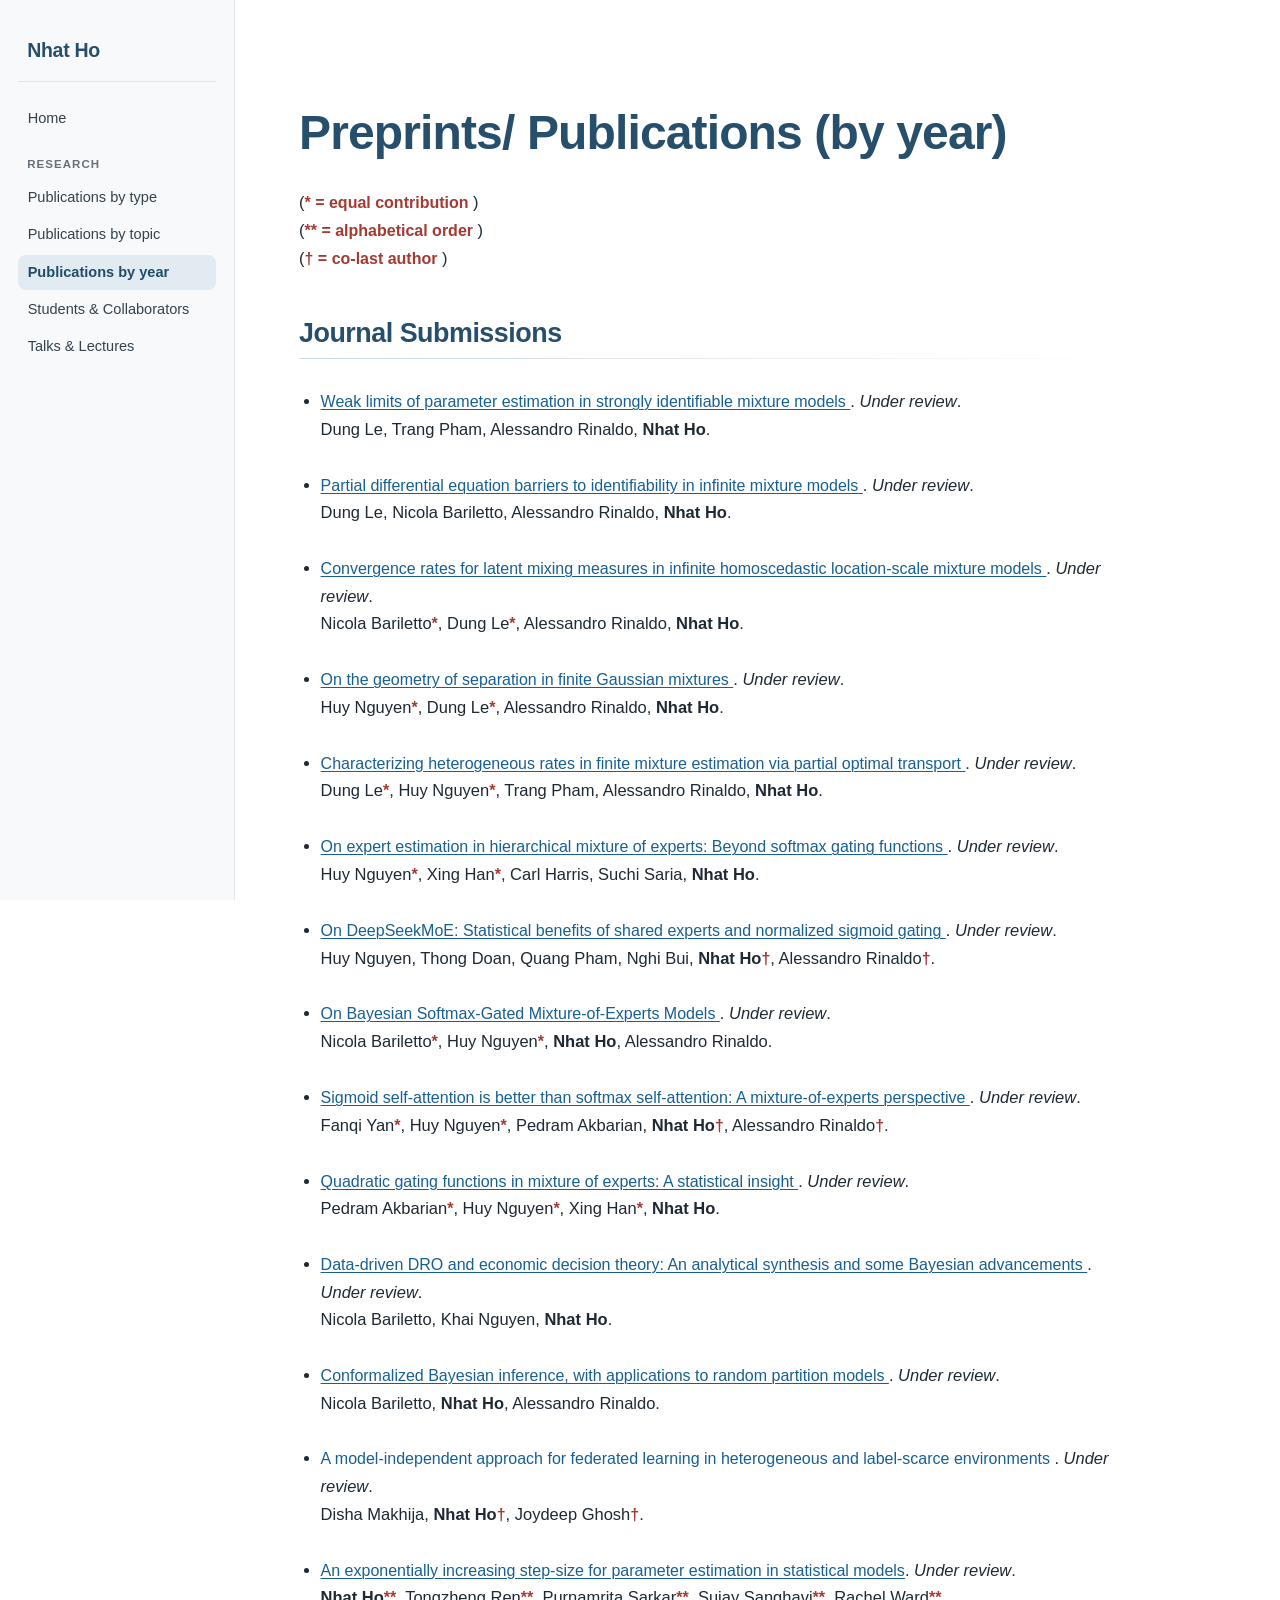
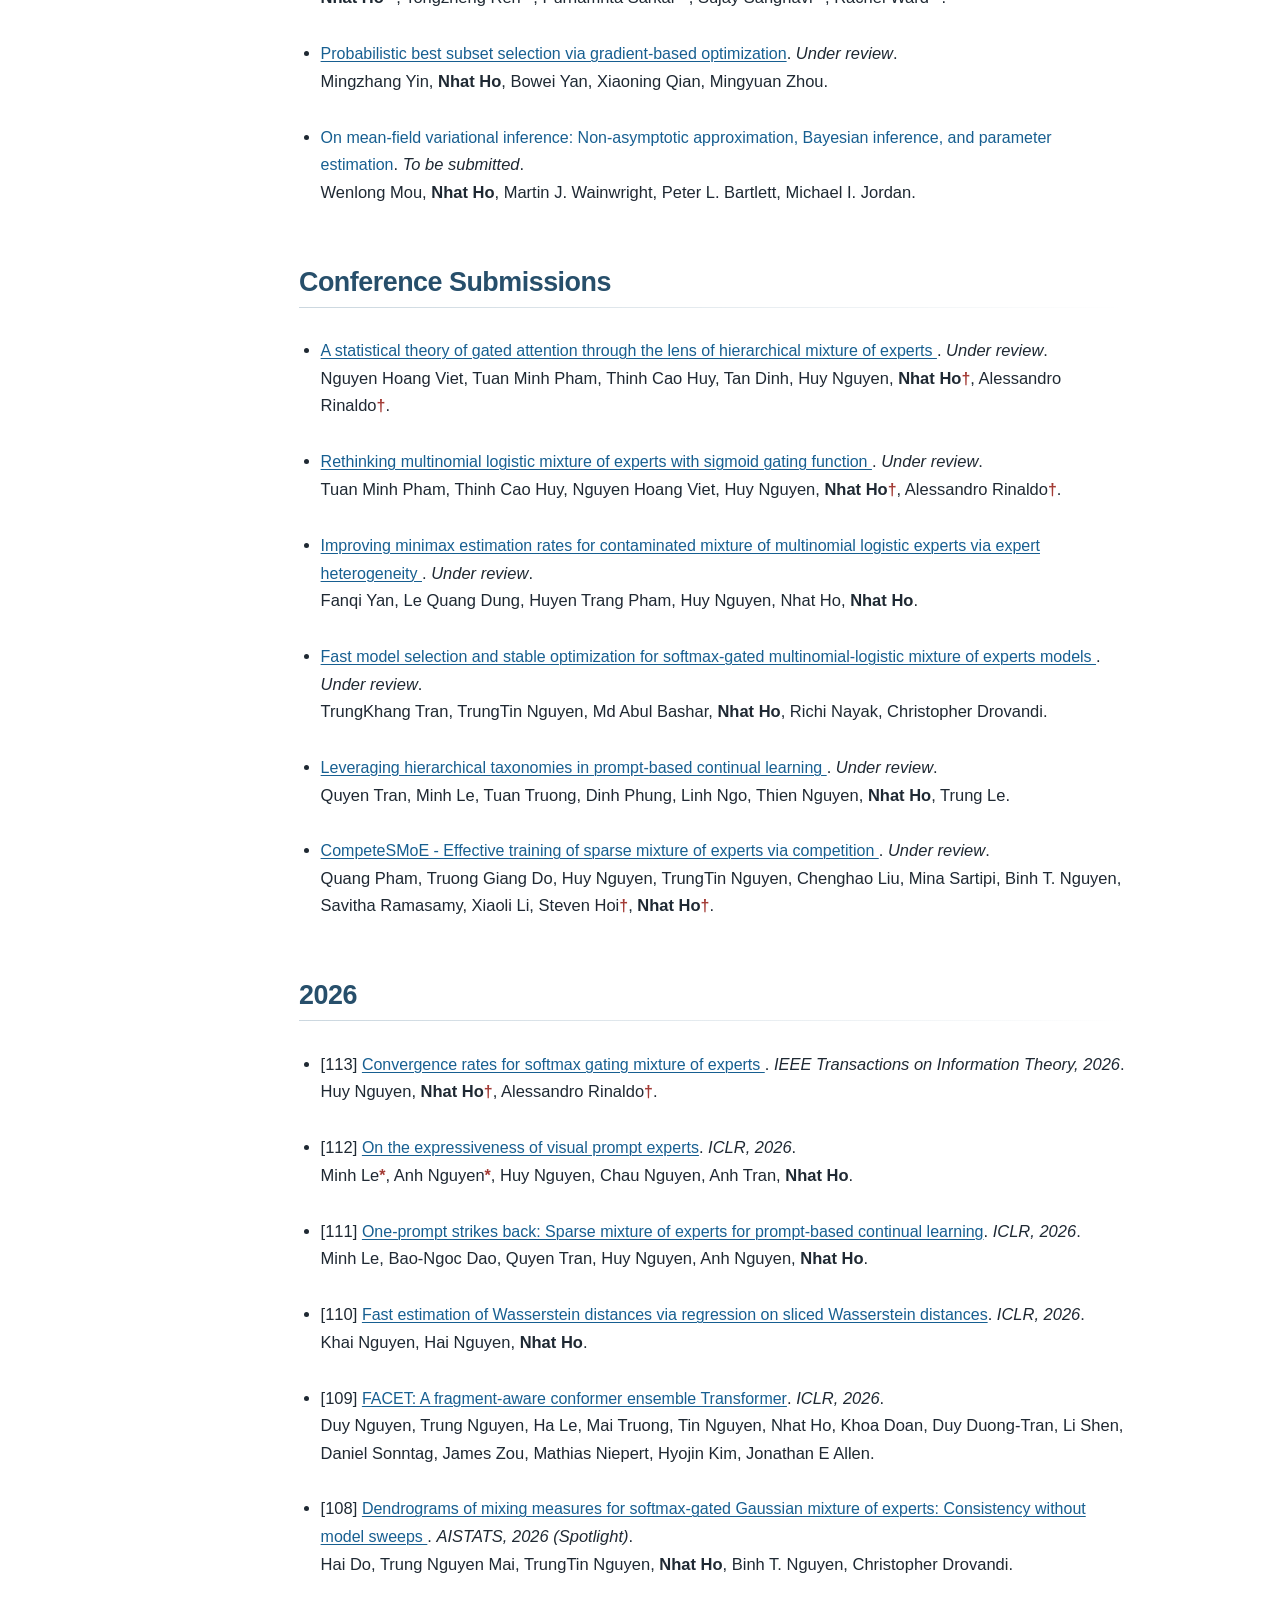
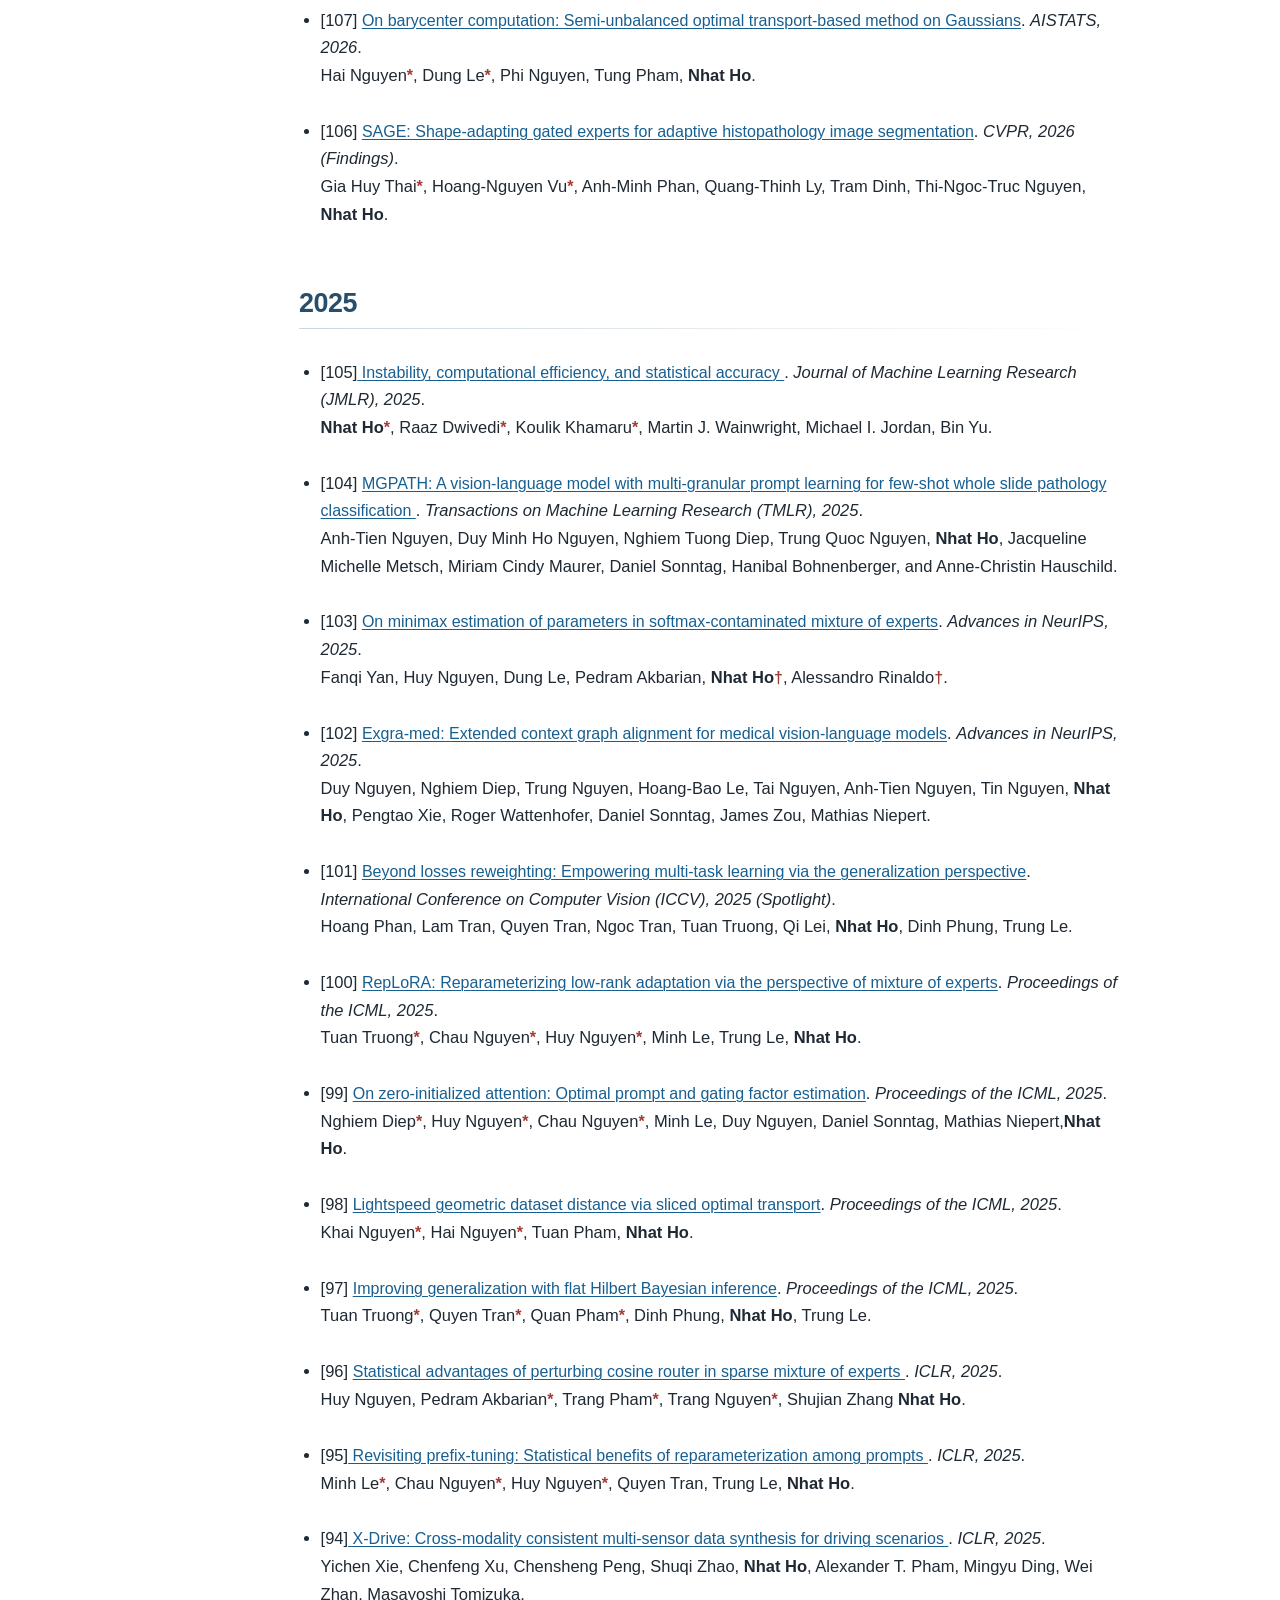
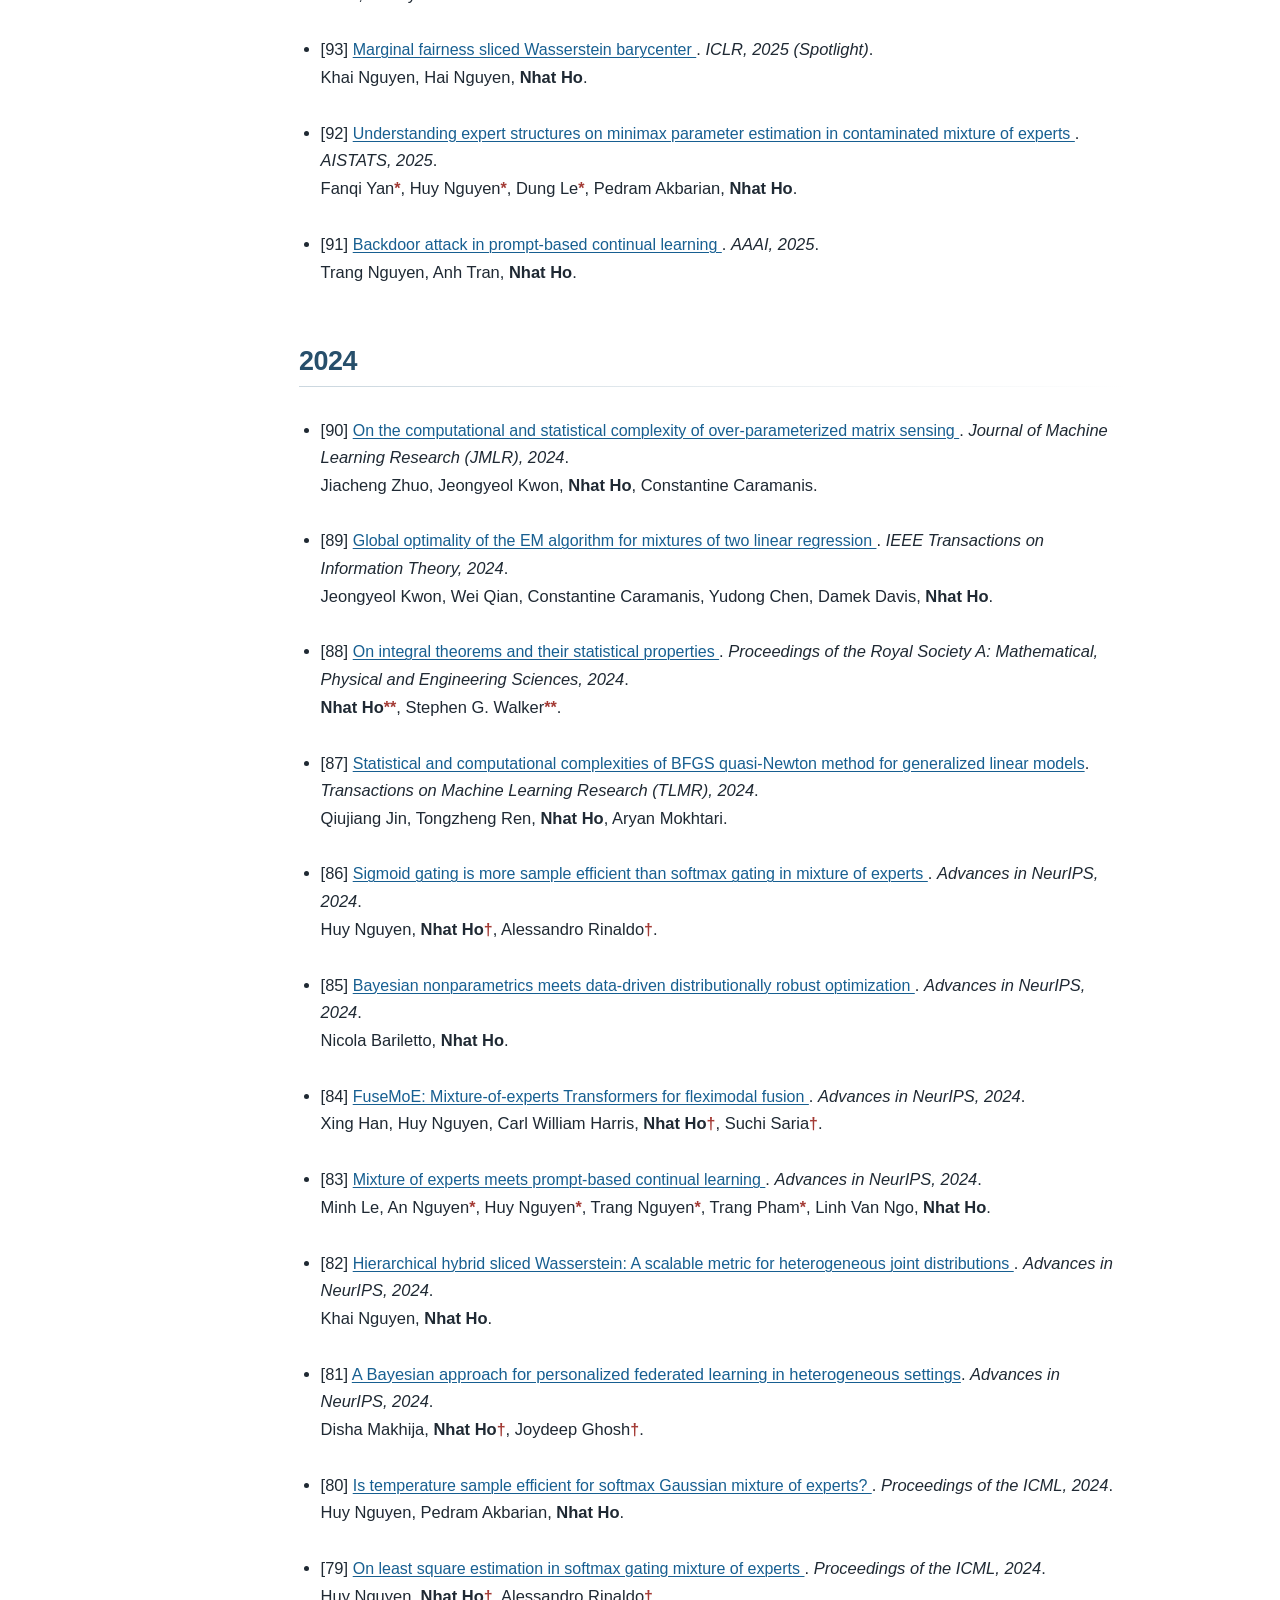
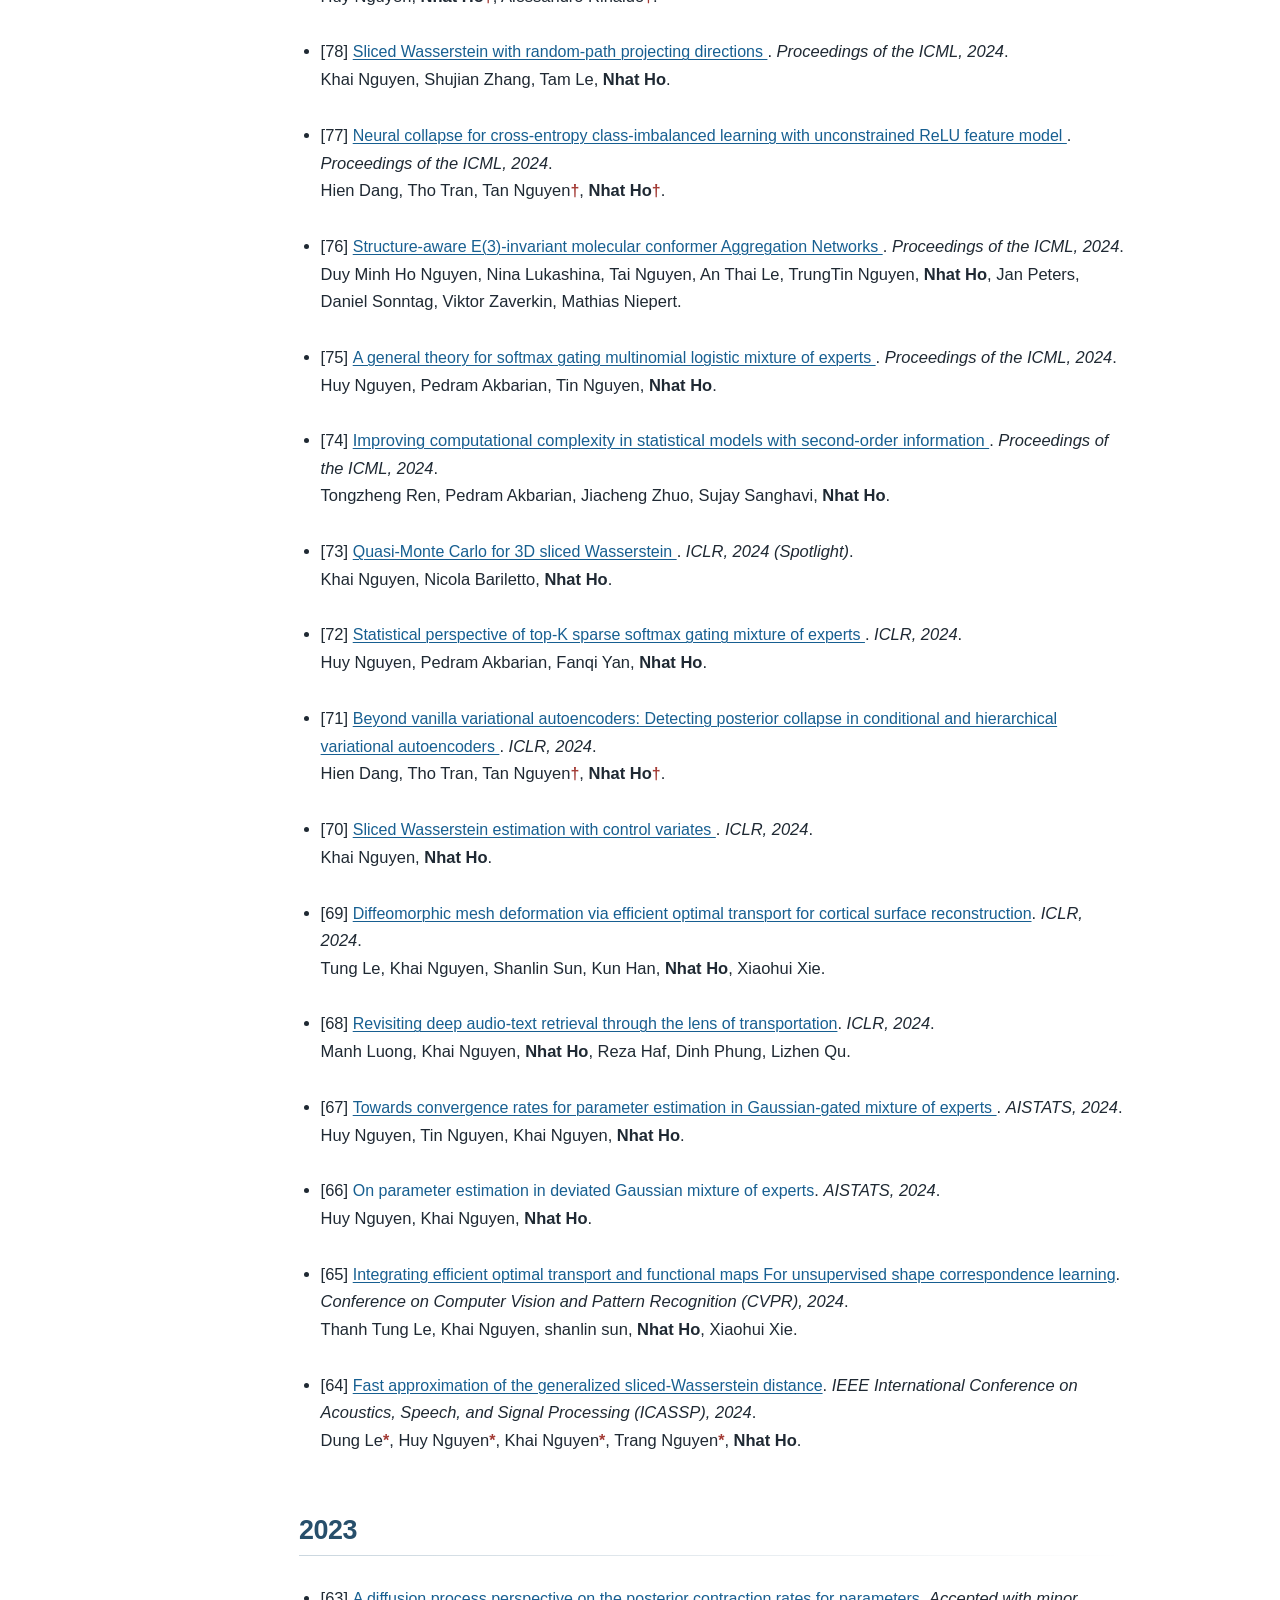
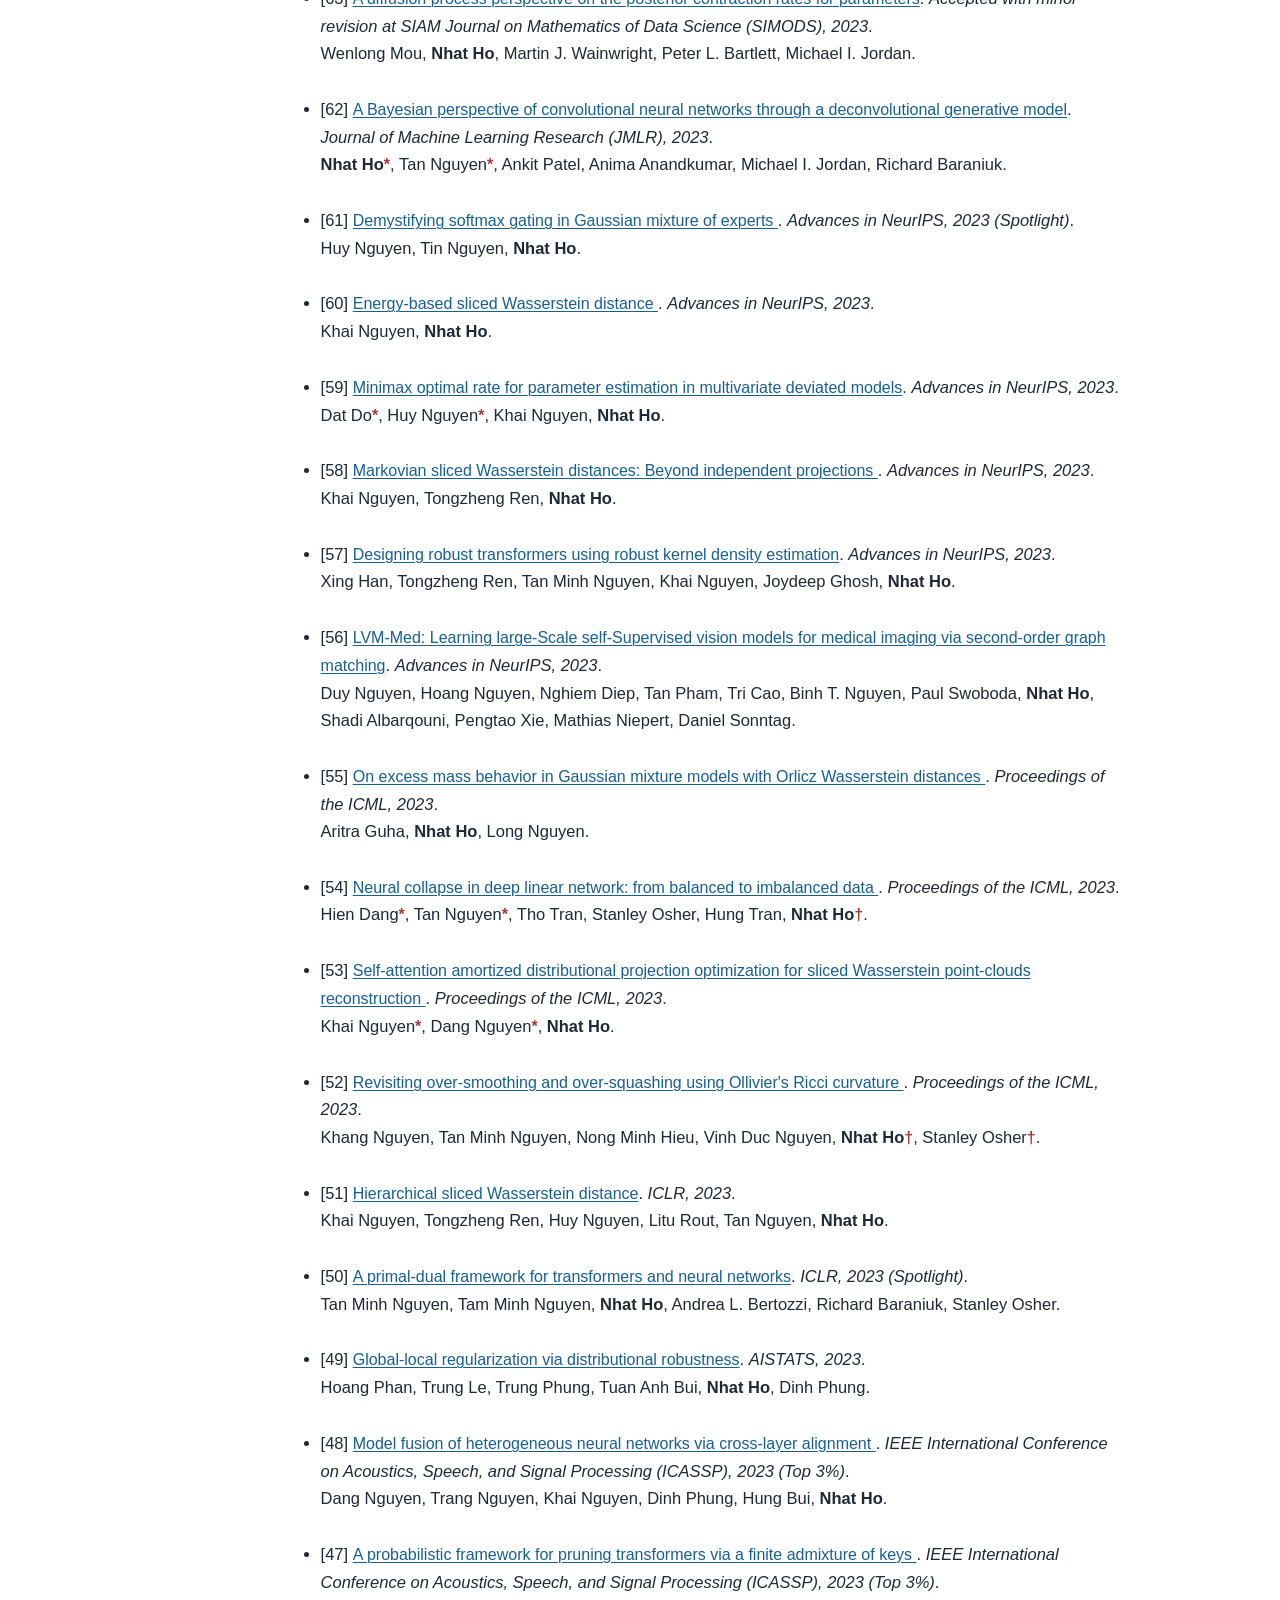
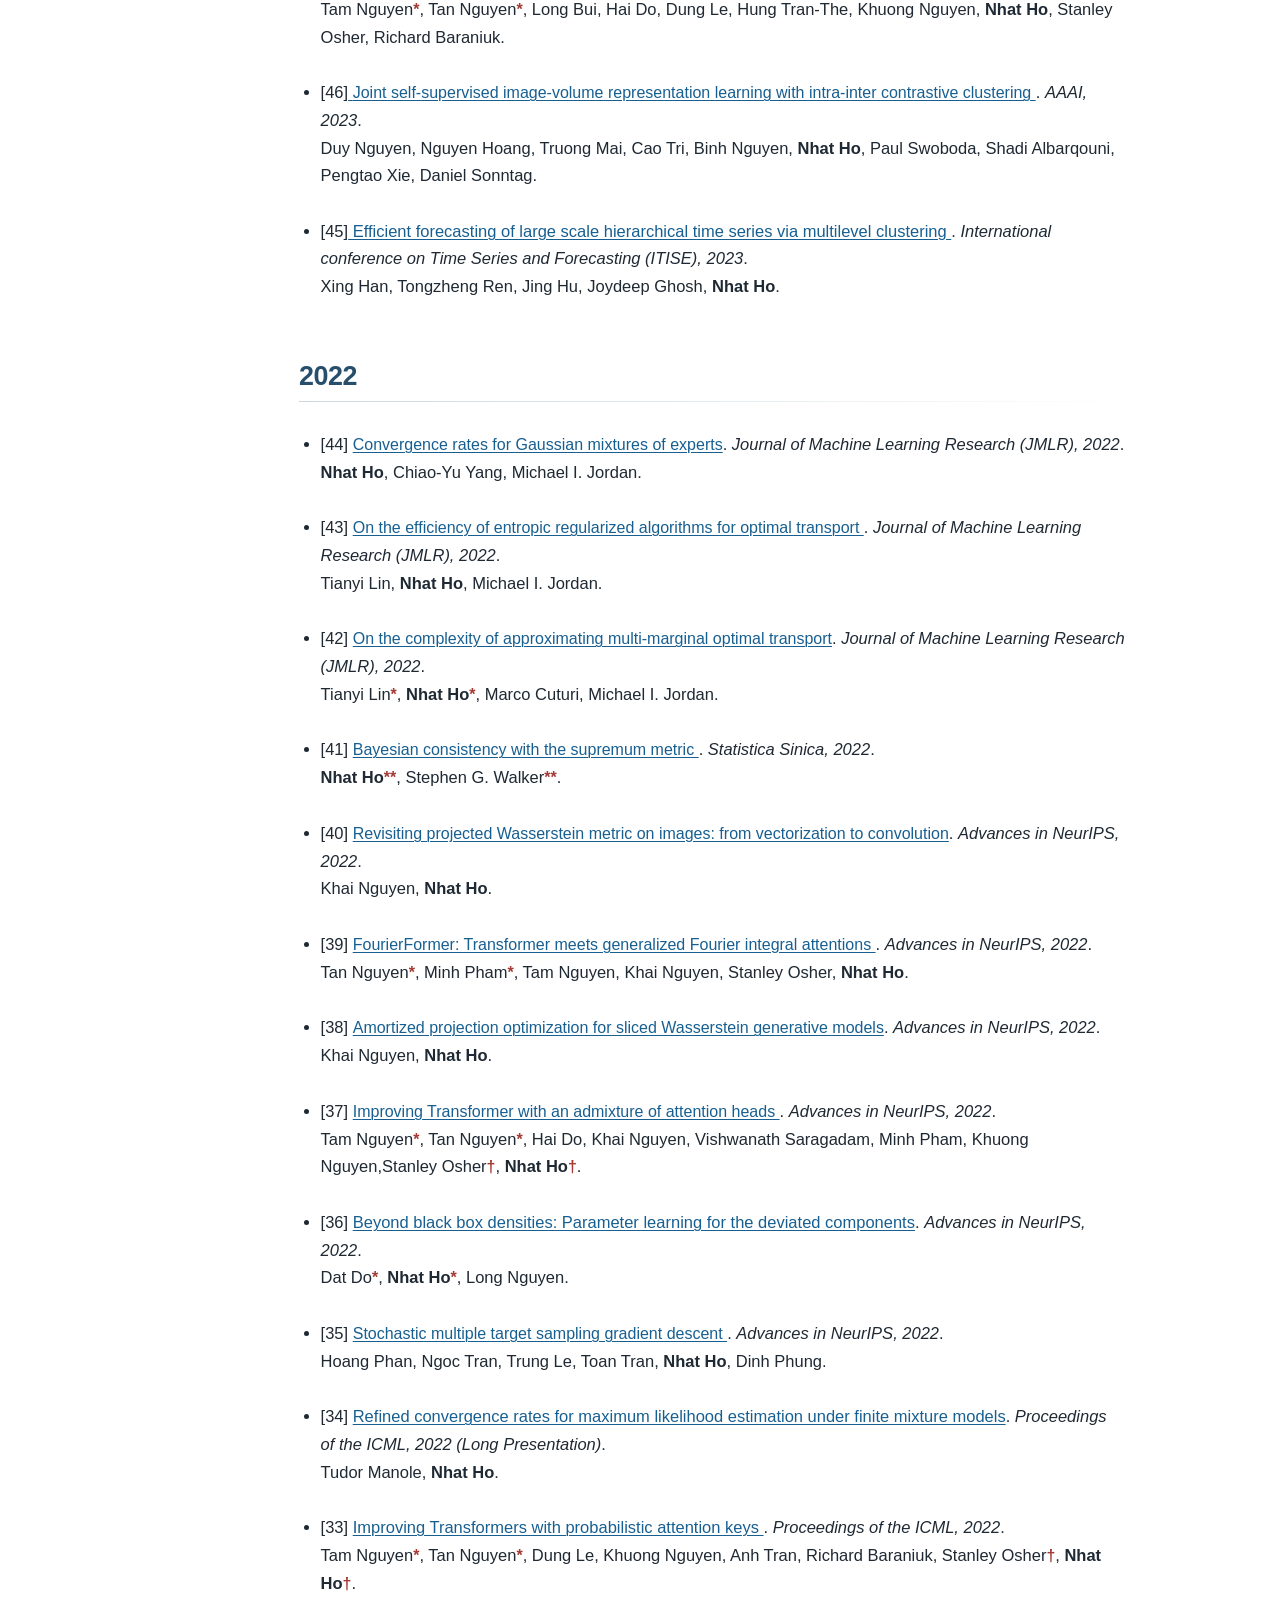
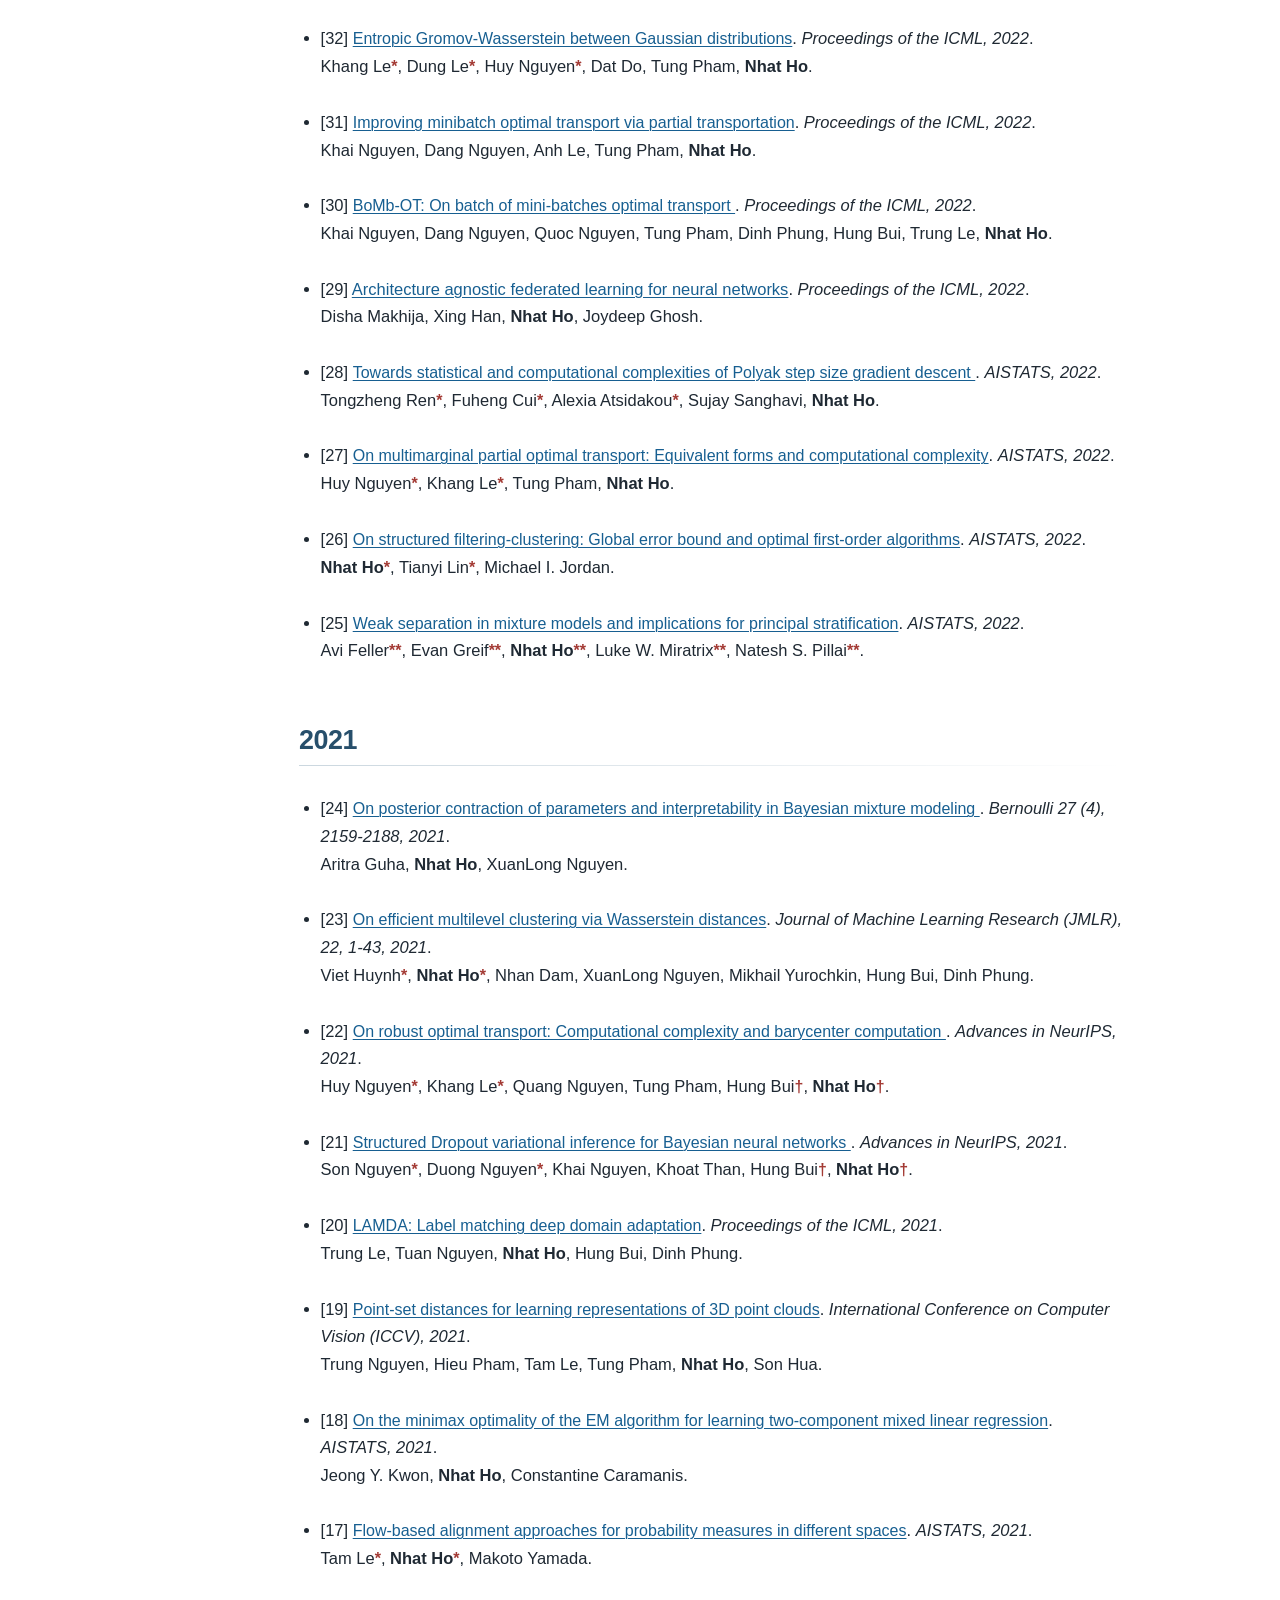
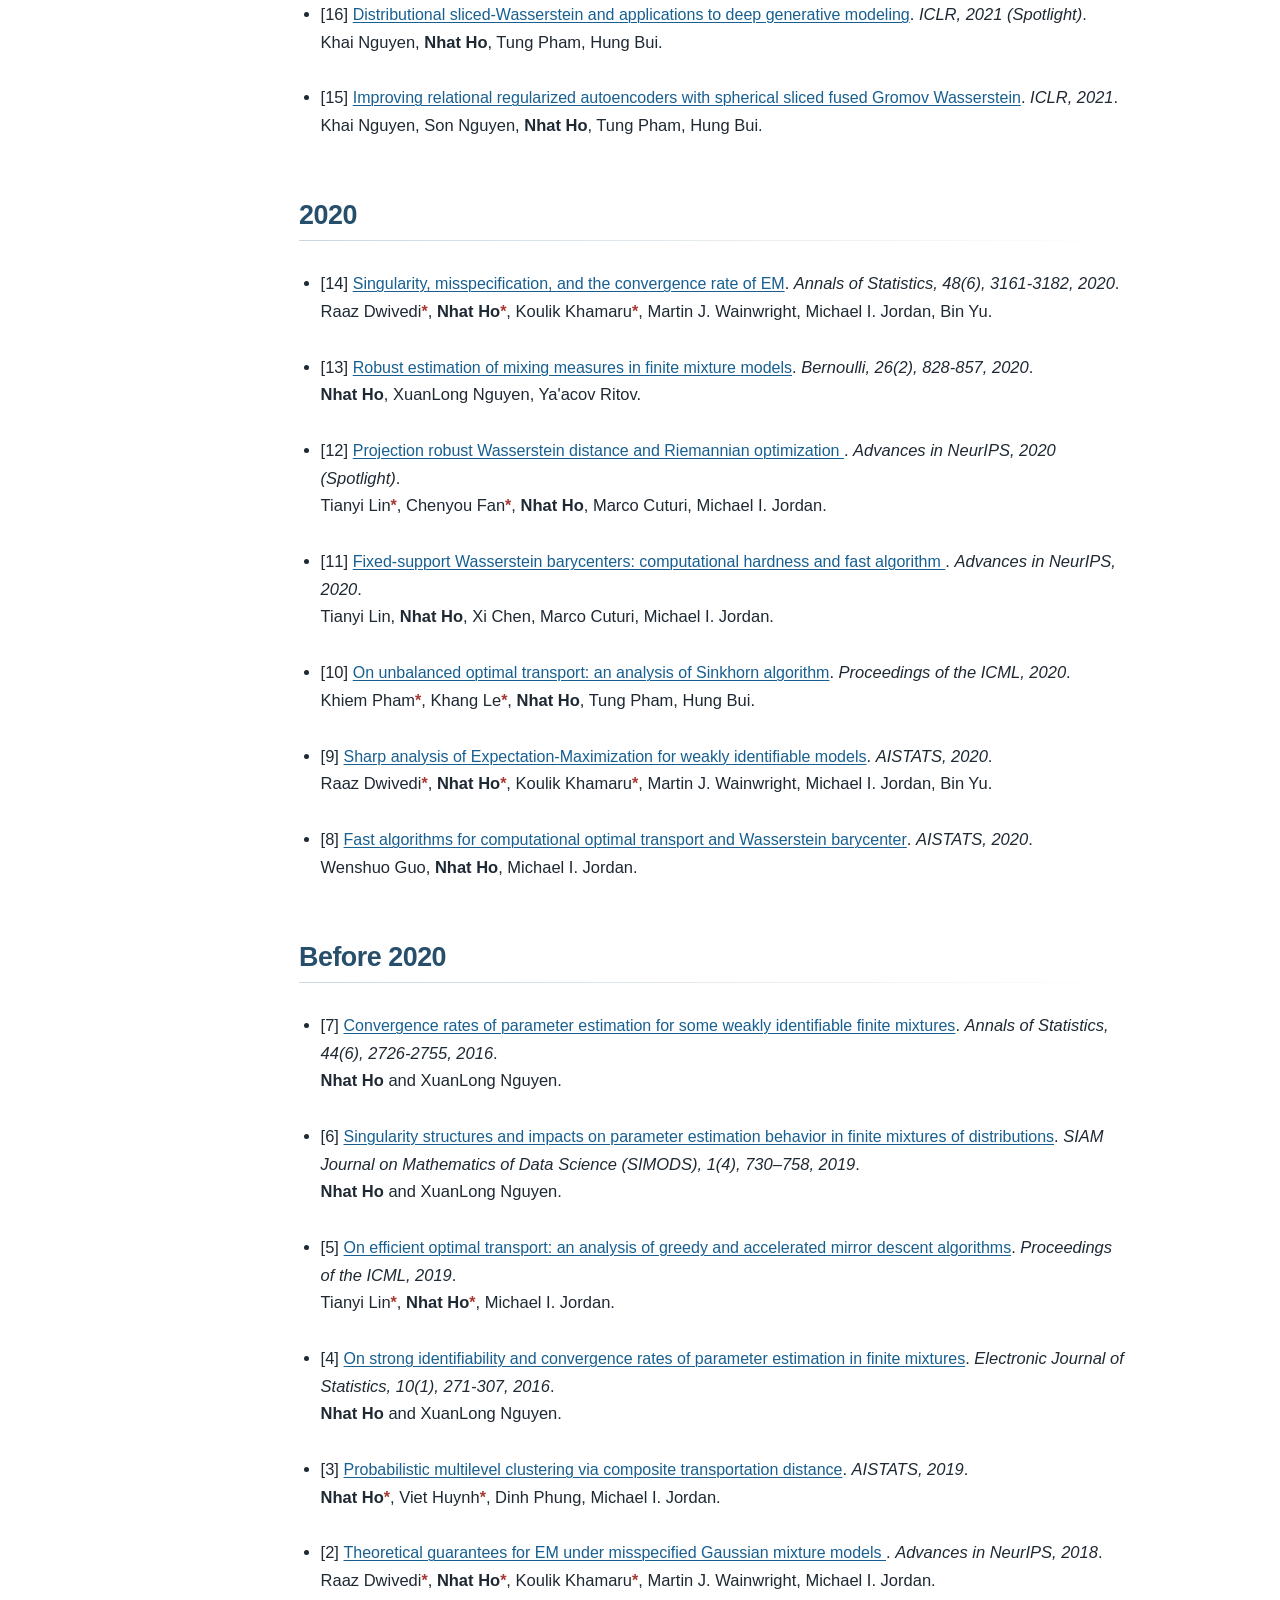
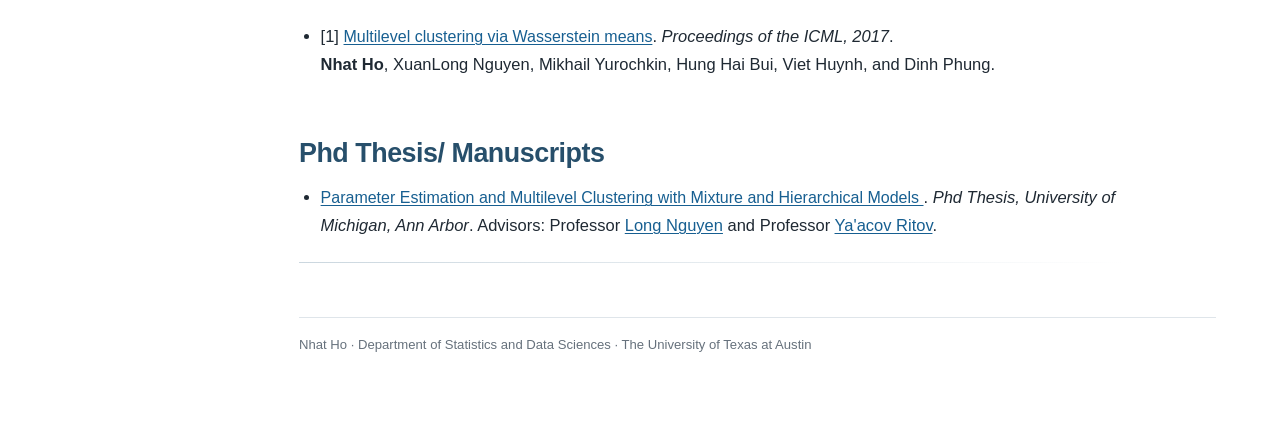
<file: publications_year.html>
<!doctype html>
<html lang="en">
<head>




<meta charset="utf-8"/><meta content="width=device-width, initial-scale=1" name="viewport"/><meta content="Publications by Nhat Ho, organized by year." name="description"/><link href="jemdoc.css" rel="stylesheet"/><title>Publications by Year | Nhat Ho</title></head>
<body>
<div id="site-shell"><aside id="layout-menu"><div class="site-name"><a href="index.html">Nhat Ho</a></div><nav aria-label="Primary navigation" class="primary-nav"><div class="menu-item"><a href="index.html">Home</a></div><div class="menu-label">Research</div><div class="menu-item"><a href="publications_type.html">Publications by type</a></div><div class="menu-item"><a href="publications_topics.html">Publications by topic</a></div><div class="menu-item"><a aria-current="page" class="current" href="publications_year.html">Publications by year</a></div><div class="menu-item"><a href="collaborators.html">Students &amp; Collaborators</a></div><div class="menu-item"><a href="workshops.html">Talks &amp; Lectures</a></div></nav></aside><main id="layout-content">
<p><br/></p>
<h1>Preprints/ Publications (by year)</h1>
<p>(<font color="red" size="-0.3"><b>* = equal contribution </b></font>)
<br/> 
(<font color="red" size="-0.3"><b>** = alphabetical order </b></font>)
<br/>
(<font color="red" size="-0.3"><b><span>†</span> = co-last author </b></font>)
<br/></p>
<h2>Journal Submissions</h2>
<hr/>
<ul>
<li><p><a href="https://arxiv.org/pdf/2610.25857"><font color="blue" size="+0.3"> Weak limits of parameter estimation in strongly identifiable mixture models </font></a>. <i> Under review</i>. 
<br/>
Dung Le, Trang Pham, Alessandro Rinaldo, <b>Nhat Ho</b>.</p>
</li>
</ul>
<ul>
<li><p><a href="Identifiability_Infinite_Mixture_final.pdf"><font color="blue" size="+0.3"> Partial differential equation barriers to identifiability in infinite mixture models </font></a>. <i> Under review</i>. 
<br/>
Dung Le, Nicola Bariletto, Alessandro Rinaldo, <b>Nhat Ho</b>.</p>
</li>
</ul>
<ul>
<li><p><a href="Infinite_Shared_Scale_Mixture_v2.pdf"><font color="blue" size="+0.3"> Convergence rates for latent mixing measures in infinite
homoscedastic location-scale mixture models </font></a>. <i> Under review</i>. 
<br/>
Nicola Bariletto<font color="red" size="-0.3"><b>*</b></font>, Dung Le<font color="red" size="-0.3"><b>*</b></font>, Alessandro Rinaldo, <b>Nhat Ho</b>.</p>
</li>
</ul>
<ul>
<li><p><a href="https://arxiv.org/pdf/2606.16179"><font color="blue" size="+0.3"> On the geometry of separation in finite Gaussian mixtures </font></a>. <i> Under review</i>. 
<br/>
Huy Nguyen<font color="red" size="-0.3"><b>*</b></font>, Dung Le<font color="red" size="-0.3"><b>*</b></font>, Alessandro Rinaldo, <b>Nhat Ho</b>.</p>
</li>
</ul>
<ul>
<li><p><a href="https://arxiv.org/abs/2609.16622"><font color="blue" size="+0.3"> Characterizing heterogeneous rates in finite mixture estimation via partial optimal transport </font></a>. <i> Under review</i>. 
<br/>
Dung Le<font color="red" size="-0.3"><b>*</b></font>, Huy Nguyen<font color="red" size="-0.3"><b>*</b></font>, Trang Pham, Alessandro Rinaldo, <b>Nhat Ho</b>.</p>
</li>
</ul>
<ul>
<li><p><a href="https://arxiv.org/abs/2410.02935"><font color="blue" size="+0.3"> On expert estimation in hierarchical mixture of experts: Beyond softmax gating functions </font></a>. <i> Under review</i>. 
<br/>
Huy Nguyen<font color="red" size="-0.3"><b>*</b></font>, Xing Han<font color="red" size="-0.3"><b>*</b></font>, Carl Harris, Suchi Saria, <b>Nhat Ho</b>.</p>
</li>
</ul>
<ul>
<li><p><a href="DeepSeekMoE_Gaussian.pdf"><font color="blue" size="+0.3"> On DeepSeekMoE: Statistical benefits of shared experts
and normalized sigmoid gating </font></a>. <i> Under review</i>. 
<br/>
Huy Nguyen, Thong Doan, Quang Pham, Nghi Bui, <b>Nhat Ho</b><font color="red" size="-0.3"><b><span>†</span></b></font>, Alessandro Rinaldo<font color="red" size="-0.3"><b><span>†</span></b></font>.</p>
</li>
</ul>
<ul>
<li><p><a href="https://arxiv.org/abs/2604.20551"><font color="blue" size="+0.3"> On Bayesian Softmax-Gated Mixture-of-Experts Models </font></a>. <i> Under review</i>. 
<br/>
Nicola Bariletto<font color="red" size="-0.3"><b>*</b></font>, Huy Nguyen<font color="red" size="-0.3"><b>*</b></font>, <b>Nhat Ho</b>, Alessandro Rinaldo.</p>
</li>
</ul>
<ul>
<li><p><a href="https://arxiv.org/abs/2502.00281"><font color="blue" size="+0.3"> Sigmoid self-attention is better than softmax self-attention: A mixture-of-experts perspective </font></a>. <i> Under review</i>. 
<br/>
Fanqi Yan<font color="red" size="-0.3"><b>*</b></font>, Huy Nguyen<font color="red" size="-0.3"><b>*</b></font>, Pedram Akbarian, <b>Nhat Ho</b><font color="red" size="-0.3"><b><span>†</span></b></font>, Alessandro Rinaldo<font color="red" size="-0.3"><b><span>†</span></b></font>.</p>
</li>
</ul>
<ul>
<li><p><a href="https://arxiv.org/abs/2410.11222"><font color="blue" size="+0.3"> Quadratic gating functions in mixture of experts: A statistical insight </font></a>. <i> Under review</i>. 
<br/>
Pedram Akbarian<font color="red" size="-0.3"><b>*</b></font>, Huy Nguyen<font color="red" size="-0.3"><b>*</b></font>, Xing Han<font color="red" size="-0.3"><b>*</b></font>, <b>Nhat Ho</b>.</p>
</li>
</ul>
<ul>
<li><p><a href="https://arxiv.org/abs/2405.13160"><font color="blue" size="+0.3"> Data-driven DRO and economic decision theory: An analytical synthesis and some Bayesian advancements </font></a>. <i> Under review</i>.
<br/>
Nicola Bariletto, Khai Nguyen, <b>Nhat Ho</b>.</p>
</li>
</ul>
<ul>
<li><p><a href="https://arxiv.org/pdf/2511.05746"><font color="blue" size="+0.3"> Conformalized Bayesian inference, with applications to random partition models </font></a>. <i> Under review</i>.
<br/>
Nicola Bariletto, <b>Nhat Ho</b>, Alessandro Rinaldo.</p>
</li>
</ul>
<ul>
<li><p><font color="blue" size="+0.3"> A model-independent approach for federated learning in heterogeneous and label-scarce environments </font>. <i> Under review</i>.
<br/>
Disha Makhija, <b>Nhat Ho</b><font color="red" size="-0.3"><b><span>†</span></b></font>, Joydeep Ghosh<font color="red" size="-0.3"><b><span>†</span></b></font>.</p>
</li>
</ul>
<ul>
<li><p><a href="Short_Arxiv_version.pdf"><font color="blue" size="+0.3"> An exponentially increasing step-size for parameter estimation in statistical models</font></a>. <i> Under review</i>. 
<br/>
<b>Nhat Ho</b><font color="red" size="-0.3"><b>**</b></font>, Tongzheng Ren<font color="red" size="-0.3"><b>**</b></font>, Purnamrita Sarkar<font color="red" size="-0.3"><b>**</b></font>, Sujay Sanghavi<font color="red" size="-0.3"><b>**</b></font>, Rachel Ward<font color="red" size="-0.3"><b>**</b></font>.</p>
</li>
</ul>
<ul>
<li><p><a href="https://arxiv.org/pdf/2006.06448.pdf"><font color="blue" size="+0.3"> Probabilistic best subset selection via gradient-based optimization</font></a>. <i>Under review</i>. 
<br/>
Mingzhang Yin, <b>Nhat Ho</b>, Bowei Yan, Xiaoning Qian, Mingyuan Zhou.</p>
</li>
</ul>
<ul>
<li><p><font color="blue" size="+0.3"> On mean-field variational inference: Non-asymptotic approximation, Bayesian inference, and parameter estimation</font>. <i>To be submitted</i>.
<br/>
Wenlong Mou, <b>Nhat Ho</b>, Martin J. Wainwright, Peter L. Bartlett, Michael I. Jordan.</p>
</li>
</ul>
<h2>Conference Submissions</h2>
<hr/>
<ul>
<li><p><a href="https://www.arxiv.org/abs/2602.01468"><font color="blue" size="+0.3"> A statistical theory of gated attention through the lens of hierarchical mixture of experts </font></a>. <i> Under review</i>. 
<br/>
Nguyen Hoang Viet, Tuan Minh Pham, Thinh Cao Huy, Tan Dinh, Huy Nguyen, <b>Nhat Ho</b><font color="red" size="-0.3"><b><span>†</span></b></font>, Alessandro Rinaldo<font color="red" size="-0.3"><b><span>†</span></b></font>.</p>
</li>
</ul>
<ul>
<li><p><a href="https://arxiv.org/abs/2602.01466"><font color="blue" size="+0.3"> Rethinking multinomial logistic mixture of experts with sigmoid gating function </font></a>. <i> Under review</i>. 
<br/>
Tuan Minh Pham, Thinh Cao Huy, Nguyen Hoang Viet, Huy Nguyen, <b>Nhat Ho</b><font color="red" size="-0.3"><b><span>†</span></b></font>, Alessandro Rinaldo<font color="red" size="-0.3"><b><span>†</span></b></font>.</p>
</li>
</ul>
<ul>
<li><p><a href="https://arxiv.org/abs/2602.01466"><font color="blue" size="+0.3"> Improving minimax estimation rates for contaminated mixture of multinomial logistic experts via expert heterogeneity </font></a>. <i> Under review</i>. 
<br/>
Fanqi Yan, Le Quang Dung, Huyen Trang Pham, Huy Nguyen, Nhat Ho, <b>Nhat Ho</b>.</p>
</li>
</ul>
<ul>
<li><p><a href="https://www.arxiv.org/abs/2602.07997"><font color="blue" size="+0.3"> Fast model selection and stable optimization for softmax-gated multinomial-logistic mixture of experts models
 </font></a>. <i> Under review</i>. 
<br/>
TrungKhang Tran, TrungTin Nguyen, Md Abul Bashar, <b>Nhat Ho</b>, Richi Nayak, Christopher Drovandi.</p>
</li>
</ul>
<ul>
<li><p><a href="https://arxiv.org/abs/2410.04327"><font color="blue" size="+0.3"> Leveraging hierarchical taxonomies in prompt-based continual learning </font></a>. <i> Under review</i>. 
<br/>
Quyen Tran, Minh Le, Tuan Truong, Dinh Phung, Linh Ngo, Thien Nguyen, <b>Nhat Ho</b>, Trung Le.</p>
</li>
</ul>
<ul>
<li><p><a href="https://arxiv.org/abs/2402.02526"><font color="blue" size="+0.3"> CompeteSMoE - Effective training of sparse mixture of experts via competition </font></a>. <i> Under review</i>. 
<br/>
Quang Pham, Truong Giang Do, Huy Nguyen, TrungTin Nguyen, Chenghao Liu, Mina Sartipi, Binh T. Nguyen, Savitha Ramasamy, Xiaoli Li, Steven Hoi<font color="red" size="-0.3"><b><span>†</span></b></font>, <b>Nhat Ho</b><font color="red" size="-0.3"><b><span>†</span></b></font>.</p>
</li>
</ul>
<h2>2026</h2>
<hr/>
<ul>
<li><p>[113] <a href="https://arxiv.org/pdf/2503.03213?"><font color="blue" size="+0.3"> Convergence rates for softmax gating mixture of experts </font></a>. <i> IEEE Transactions on Information Theory, 2026</i>.
<br/>
Huy Nguyen, <b>Nhat Ho</b><font color="red" size="-0.3"><b><span>†</span></b></font>, Alessandro Rinaldo<font color="red" size="-0.3"><b><span>†</span></b></font>.</p>
</li>
</ul>
<ul>
<li><p>[112] <a href="https://arxiv.org/pdf/2501.18936"><font color="blue" size="+0.3"> On the expressiveness of visual prompt experts</font></a>. <i> ICLR, 2026</i>. 
<br/>
Minh Le<font color="red" size="-0.3"><b>*</b></font>, Anh Nguyen<font color="red" size="-0.3"><b>*</b></font>, Huy Nguyen, Chau Nguyen, Anh Tran, <b>Nhat Ho</b>.</p>
</li>
</ul>
<ul>
<li><p>[111] <a href="https://arxiv.org/pdf/2509.24483?"><font color="blue" size="+0.3"> One-prompt strikes back: Sparse mixture of experts for prompt-based continual learning</font></a>. <i> ICLR, 2026</i>. 
<br/>
Minh Le, Bao-Ngoc Dao, Quyen Tran, Huy Nguyen, Anh Nguyen, <b>Nhat Ho</b>.</p>
</li>
</ul>
<ul>
<li><p>[110] <a href="https://arxiv.org/pdf/2509.20508"><font color="blue" size="+0.3"> Fast estimation of Wasserstein distances via regression on sliced Wasserstein distances</font></a>. <i> ICLR, 2026</i>. 
<br/>
Khai Nguyen, Hai Nguyen, <b>Nhat Ho</b>.</p>
</li>
</ul>
<ul>
<li><p>[109] <a href="https://arxiv.org/pdf/2509.20508"><font color="blue" size="+0.3"> FACET: A fragment-aware conformer ensemble Transformer</font></a>. <i> ICLR, 2026</i>. 
<br/>
Duy Nguyen, Trung Nguyen, Ha Le, Mai Truong, Tin Nguyen, Nhat Ho, Khoa Doan, Duy Duong-Tran, Li Shen, Daniel Sonntag, James Zou, Mathias Niepert, Hyojin Kim, Jonathan E Allen.</p>
</li>
</ul>
<ul>
<li><p>[108] <a href="https://arxiv.org/pdf/2510.12744"><font color="blue" size="+0.3"> Dendrograms of mixing measures for softmax-gated Gaussian mixture of experts: Consistency without model sweeps </font></a>. <i> AISTATS, 2026 (Spotlight)</i>. 
<br/>
Hai Do, Trung Nguyen Mai, TrungTin Nguyen, <b>Nhat Ho</b>, Binh T. Nguyen, Christopher Drovandi.</p>
</li>
</ul>
<ul>
<li><p>[107] <a href="https://arxiv.org/pdf/2410.08117"><font color="blue" size="+0.3"> On barycenter computation: Semi-unbalanced optimal transport-based method on Gaussians</font></a>. <i> AISTATS, 2026</i>. 
<br/>
Hai Nguyen<font color="red" size="-0.3"><b>*</b></font>, Dung Le<font color="red" size="-0.3"><b>*</b></font>, Phi Nguyen, Tung Pham, <b>Nhat Ho</b>.</p>
</li>
</ul>
<ul>
<li><p>[106] <a href="https://arxiv.org/pdf/2410.08117"><font color="blue" size="+0.3"> SAGE: Shape-adapting gated experts for adaptive histopathology image segmentation</font></a>. <i> CVPR, 2026 (Findings)</i>. 
<br/>
Gia Huy Thai<font color="red" size="-0.3"><b>*</b></font>, Hoang-Nguyen Vu<font color="red" size="-0.3"><b>*</b></font>, Anh-Minh Phan, Quang-Thinh Ly, Tram Dinh, Thi-Ngoc-Truc Nguyen, <b>Nhat Ho</b>.</p>
</li>
</ul>
<h2>2025</h2>
<hr/>
<ul>
<li><p> [105]<a href="https://arxiv.org/pdf/2005.11411.pdf"><font color="blue" size="+0.3"> Instability, computational efficiency, and statistical accuracy </font></a>. <i>Journal of Machine Learning Research (JMLR), 2025</i>.
<br/>
<b>Nhat Ho</b><font color="red" size="-0.3"><b>*</b></font>, Raaz Dwivedi<font color="red" size="-0.3"><b>*</b></font>, Koulik Khamaru<font color="red" size="-0.3"><b>*</b></font>, Martin J. Wainwright, Michael I. Jordan, Bin Yu.</p>
</li>
</ul>
<ul>
<li><p> [104] <a href="https://arxiv.org/pdf/2005.11411.pdf"><font color="blue" size="+0.3">  MGPATH: A vision-language model with multi-granular prompt learning for few-shot whole slide pathology classification </font></a>. <i> Transactions on Machine Learning Research (TMLR), 2025</i>.
<br/>
Anh-Tien Nguyen, Duy Minh Ho Nguyen, Nghiem Tuong Diep, Trung Quoc Nguyen, <b>Nhat Ho</b>, Jacqueline Michelle Metsch, Miriam Cindy Maurer, Daniel Sonntag, Hanibal Bohnenberger, and Anne-Christin Hauschild.</p>
</li>
</ul>
<ul>
<li><p>[103] <a href="https://arxiv.org/pdf/2505.18455"><font color="blue" size="+0.3"> On minimax estimation of parameters in softmax-contaminated mixture of experts</font></a>. <i> Advances in NeurIPS, 2025</i>. 
<br/>
Fanqi Yan, Huy Nguyen, Dung Le, Pedram Akbarian, <b>Nhat Ho</b><font color="red" size="-0.3"><b><span>†</span></b></font>, Alessandro Rinaldo<font color="red" size="-0.3"><b><span>†</span></b></font>.</p>
</li>
</ul>
<ul>
<li><p>[102] <a href="https://arxiv.org/abs/2502.03044"><font color="blue" size="+0.3"> Exgra-med: Extended context graph alignment for medical vision-language models</font></a>. <i> Advances in NeurIPS, 2025</i>. 
<br/>
Duy Nguyen, Nghiem Diep, Trung Nguyen, Hoang-Bao Le, Tai Nguyen, Anh-Tien Nguyen, Tin Nguyen, <b>Nhat Ho</b>, Pengtao Xie, Roger Wattenhofer, Daniel Sonntag, James Zou, Mathias Niepert.</p>
</li>
</ul>
<ul>
<li><p> [101] <a href="https://openaccess.thecvf.com/content/ICCV2025/papers/Phan_Beyond_Losses_Reweighting_Empowering_Multi-Task_Learning_via_the_Generalization_Perspective_ICCV_2025_paper.pdf"><font color="blue" size="+0.3"> Beyond losses reweighting: Empowering multi-task learning via the generalization perspective</font></a>. <i>International Conference on Computer Vision (ICCV), 2025 (Spotlight)</i>.
<br/>
Hoang Phan, Lam Tran, Quyen Tran, Ngoc Tran, Tuan Truong, Qi Lei, <b>Nhat Ho</b>, Dinh Phung, Trung Le.  </p>
</li>
</ul>
<ul>
<li><p>[100] <a href="https://arxiv.org/abs/2502.03044"><font color="blue" size="+0.3"> RepLoRA: Reparameterizing low-rank adaptation via the perspective of mixture of experts</font></a>. <i> Proceedings of the ICML, 2025</i>. 
<br/>
Tuan Truong<font color="red" size="-0.3"><b>*</b></font>, Chau Nguyen<font color="red" size="-0.3"><b>*</b></font>, Huy Nguyen<font color="red" size="-0.3"><b>*</b></font>, Minh Le, Trung Le, <b>Nhat Ho</b>.</p>
</li>
</ul>
<ul>
<li><p>[99] <a href="http://arxiv.org/abs/2502.03029"><font color="blue" size="+0.3"> On zero-initialized attention: Optimal prompt and gating factor estimation</font></a>. <i> Proceedings of the ICML, 2025</i>. 
<br/>
Nghiem Diep<font color="red" size="-0.3"><b>*</b></font>, Huy Nguyen<font color="red" size="-0.3"><b>*</b></font>, Chau Nguyen<font color="red" size="-0.3"><b>*</b></font>, Minh Le, Duy Nguyen, Daniel Sonntag, Mathias Niepert,<b>Nhat Ho</b>.</p>
</li>
</ul>
<ul>
<li><p>[98] <a href="https://arxiv.org/abs/2501.18901"><font color="blue" size="+0.3"> Lightspeed geometric dataset distance via sliced optimal transport</font></a>. <i> Proceedings of the ICML, 2025</i>. 
<br/>
Khai Nguyen<font color="red" size="-0.3"><b>*</b></font>, Hai Nguyen<font color="red" size="-0.3"><b>*</b></font>, Tuan Pham, <b>Nhat Ho</b>.</p>
</li>
</ul>
<ul>
<li><p>[97] <a href="https://arxiv.org/abs/2410.04196"><font color="blue" size="+0.3"> Improving generalization with flat Hilbert Bayesian inference</font></a>. <i> Proceedings of the ICML, 2025</i>. 
<br/>
Tuan Truong<font color="red" size="-0.3"><b>*</b></font>, Quyen Tran<font color="red" size="-0.3"><b>*</b></font>, Quan Pham<font color="red" size="-0.3"><b>*</b></font>, Dinh Phung, <b>Nhat Ho</b>, Trung Le.</p>
</li>
</ul>
<ul>
<li><p>[96] <a href="Cosine_MoE_v2.pdf"><font color="blue" size="+0.3"> 	
Statistical advantages of perturbing cosine router in sparse mixture of experts </font></a>. <i> ICLR, 2025</i>. 
<br/>
Huy Nguyen, Pedram Akbarian<font color="red" size="-0.3"><b>*</b></font>, Trang Pham<font color="red" size="-0.3"><b>*</b></font>, Trang Nguyen<font color="red" size="-0.3"><b>*</b></font>, Shujian Zhang <b>Nhat Ho</b>.</p>
</li>
</ul>
<ul>
<li><p>[95]<a href="https://arxiv.org/abs/2410.02200"><font color="blue" size="+0.3"> Revisiting prefix-tuning: Statistical benefits of reparameterization among prompts </font></a>. <i> ICLR, 2025</i>. 
<br/>
Minh Le<font color="red" size="-0.3"><b>*</b></font>, Chau Nguyen<font color="red" size="-0.3"><b>*</b></font>, Huy Nguyen<font color="red" size="-0.3"><b>*</b></font>, Quyen Tran, Trung Le, <b>Nhat Ho</b>.</p>
</li>
</ul>
<ul>
<li><p>[94]<a href="https://arxiv.org/abs/2410.12258"><font color="blue" size="+0.3"> X-Drive: Cross-modality consistent multi-sensor data synthesis for driving scenarios </font></a>. <i> ICLR, 2025</i>. 
<br/>
Yichen Xie, Chenfeng Xu, Chensheng Peng, Shuqi Zhao, <b>Nhat Ho</b>, Alexander T. Pham, Mingyu Ding, Wei Zhan, Masayoshi Tomizuka.</p>
</li>
</ul>
<ul>
<li><p>[93] <a href="https://arxiv.org/abs/2405.07482"><font color="blue" size="+0.3"> Marginal fairness sliced Wasserstein barycenter </font></a>. <i> ICLR, 2025 (Spotlight)</i>. 
<br/>
Khai Nguyen, Hai Nguyen, <b>Nhat Ho</b>.</p>
</li>
</ul>
<ul>
<li><p>[92] <a href="https://arxiv.org/abs/2410.12258"><font color="blue" size="+0.3"> Understanding expert structures on minimax parameter estimation in contaminated mixture of experts </font></a>. <i> AISTATS, 2025</i>. 
<br/>
Fanqi Yan<font color="red" size="-0.3"><b>*</b></font>, Huy Nguyen<font color="red" size="-0.3"><b>*</b></font>, Dung Le<font color="red" size="-0.3"><b>*</b></font>, Pedram Akbarian, <b>Nhat Ho</b>.</p>
</li>
</ul>
<ul>
<li><p>[91] <a href="Backdoor_Continual_Learning_v2.pdf"><font color="blue" size="+0.3"> Backdoor attack in prompt-based continual learning </font></a>. <i> AAAI, 2025</i>. 
<br/>
Trang Nguyen, Anh Tran, <b>Nhat Ho</b>.</p>
</li>
</ul>
<h2>2024</h2>
<hr/>
<ul>
<li><p>[90] <a href="https://arxiv.org/pdf/2102.02756.pdf"><font color="blue" size="+0.3"> On the computational and statistical complexity of over-parameterized matrix sensing </font></a>. <i>Journal of Machine Learning Research (JMLR), 2024</i>.
<br/>
Jiacheng Zhuo, Jeongyeol Kwon, <b>Nhat Ho</b>, Constantine Caramanis.</p>
</li>
</ul>
<ul>
<li><p> [89] <a href="Global_Convergence_EM_MoE.pdf"><font color="blue" size="+0.3"> Global optimality of the EM algorithm for mixtures of two linear regression </font></a>. <i>IEEE Transactions on Information Theory, 2024</i>.
<br/>
Jeongyeol Kwon, Wei Qian, Constantine Caramanis, Yudong Chen, Damek Davis, <b>Nhat Ho</b>.</p>
</li>
</ul>
<ul>
<li><p> [88] <a href="main_version.pdf"><font color="blue" size="+0.3"> On integral theorems and their statistical properties </font></a>. <i> Proceedings of the Royal Society A: Mathematical, Physical and Engineering Sciences, 2024</i>.
<br/>
<b>Nhat Ho</b><font color="red" size="-0.3"><b>**</b></font>, Stephen G. Walker<font color="red" size="-0.3"><b>**</b></font>.  </p>
</li>
</ul>
<ul>
<li><p> [87] <a href="Statistical_and_Computational_Complexities_of_BFGS.pdf"><font color="blue" size="+0.3"> Statistical and computational complexities of BFGS quasi-Newton method for generalized linear models</font></a>. <i> Transactions on Machine Learning Research (TLMR), 2024</i>. 
<br/>
Qiujiang Jin, Tongzheng Ren, <b>Nhat Ho</b>, Aryan Mokhtari.</p>
</li>
</ul>
<ul>
<li><p>[86] <a href="Sigmoid_MoE.pdf"><font color="blue" size="+0.3"> Sigmoid gating is more sample efficient than softmax gating in mixture of experts </font></a>. <i> Advances in NeurIPS, 2024</i>. 
<br/>
Huy Nguyen, <b>Nhat Ho</b><font color="red" size="-0.3"><b><span>†</span></b></font>, Alessandro Rinaldo<font color="red" size="-0.3"><b><span>†</span></b></font>.</p>
</li>
</ul>
<ul>
<li><p>[85] <a href="https://arxiv.org/abs/2401.15771"><font color="blue" size="+0.3"> Bayesian nonparametrics meets data-driven distributionally robust optimization </font></a>. <i> Advances in NeurIPS, 2024</i>. 
<br/>
Nicola Bariletto, <b>Nhat Ho</b>.</p>
</li>
</ul>
<ul>
<li><p>[84] <a href="https://arxiv.org/pdf/2402.03226.pdf"><font color="blue" size="+0.3"> FuseMoE: Mixture-of-experts Transformers for fleximodal fusion </font></a>. <i> Advances in NeurIPS, 2024</i>. 
<br/>
Xing Han, Huy Nguyen, Carl William Harris,  <b>Nhat Ho</b><font color="red" size="-0.3"><b><span>†</span></b></font>, Suchi Saria<font color="red" size="-0.3"><b><span>†</span></b></font>.</p>
</li>
</ul>
<ul>
<li><p>[83] <a href="MoE_Continual_Learning.pdf"><font color="blue" size="+0.3"> 	
Mixture of experts meets prompt-based continual learning </font></a>. <i> Advances in NeurIPS, 2024</i>. 
<br/>
Minh Le, An Nguyen<font color="red" size="-0.3"><b>*</b></font>, Huy Nguyen<font color="red" size="-0.3"><b>*</b></font>, Trang Nguyen<font color="red" size="-0.3"><b>*</b></font>, Trang Pham<font color="red" size="-0.3"><b>*</b></font>, Linh Van Ngo, <b>Nhat Ho</b>.</p>
</li>
</ul>
<ul>
<li><p>[82] <a href="https://arxiv.org/abs/2404.15378"><font color="blue" size="+0.3"> Hierarchical hybrid sliced Wasserstein: A scalable metric for heterogeneous joint distributions </font></a>. <i> Advances in NeurIPS, 2024</i>. 
<br/>
Khai Nguyen, <b>Nhat Ho</b>.</p>
</li>
</ul>
<ul>
<li><p>[81] <a <font="" color="blue" href="arxiv_Federated_Self_supervised_Learning_for_Heterogeneous_Clients.pdf" size="+0.3"> A Bayesian approach for personalized federated learning in heterogeneous settings</a>. <i> Advances in NeurIPS, 2024</i>.
<br/>
Disha Makhija, <b>Nhat Ho</b><font color="red" size="-0.3"><b><span>†</span></b></font>, Joydeep Ghosh<font color="red" size="-0.3"><b><span>†</span></b></font>.</p>
</li>
</ul>
<ul>
<li><p>[80] <a href="https://arxiv.org/pdf/2401.13875.pdff"><font color="blue" size="+0.3"> Is temperature sample efficient for softmax Gaussian mixture of experts? </font></a>. <i> Proceedings of the ICML, 2024</i>. 
<br/>
Huy Nguyen, Pedram Akbarian, <b>Nhat Ho</b>.</p>
</li>
</ul>
<ul>
<li><p>[79] <a href="https://arxiv.org/abs/2402.02952"><font color="blue" size="+0.3"> On least square estimation in softmax gating mixture of experts </font></a>. <i> Proceedings of the ICML, 2024</i>. 
<br/>
Huy Nguyen, <b>Nhat Ho</b><font color="red" size="-0.3"><b><span>†</span></b></font>, Alessandro Rinaldo<font color="red" size="-0.3"><b><span>†</span></b></font>.</p>
</li>
</ul>
<ul>
<li><p>[78] <a href="https://arxiv.org/abs/2401.15889"><font color="blue" size="+0.3"> Sliced Wasserstein with random-path projecting directions </font></a>. <i> Proceedings of the ICML, 2024</i>. 
<br/>
Khai Nguyen, Shujian Zhang, Tam Le, <b>Nhat Ho</b>.</p>
</li>
</ul>
<ul>
<li><p>[77] <a href="https://arxiv.org/abs/2401.02058"><font color="blue" size="+0.3"> Neural collapse for cross-entropy class-imbalanced learning with unconstrained ReLU feature model </font></a>. <i> Proceedings of the ICML, 2024</i>. 
<br/>
Hien Dang, Tho Tran, Tan Nguyen<font color="red" size="-0.3"><b><span>†</span></b></font>, <b>Nhat Ho</b><font color="red" size="-0.3"><b><span>†</span></b></font>.</p>
</li>
</ul>
<ul>
<li><p>[76] <a href="https://arxiv.org/abs/2402.01975"><font color="blue" size="+0.3"> Structure-aware E(3)-invariant molecular conformer Aggregation Networks </font></a>. <i> Proceedings of the ICML, 2024</i>. 
<br/>
Duy Minh Ho Nguyen, Nina Lukashina, Tai Nguyen, An Thai Le, TrungTin Nguyen, <b>Nhat Ho</b>, Jan Peters, Daniel Sonntag, Viktor Zaverkin, Mathias Niepert.</p>
</li>
</ul>
<ul>
<li><p>[75] <a href="https://arxiv.org/pdf/2309.13850.pdf"><font color="blue" size="+0.3"> A general theory for softmax gating multinomial logistic mixture of experts </font></a>. <i> Proceedings of the ICML, 2024</i>. 
<br/>
Huy Nguyen, Pedram Akbarian, Tin Nguyen, <b>Nhat Ho</b>.</p>
</li>
</ul>
<ul>
<li><p>[74] <a <font="" color="blue" href="Normalized_GD.pdf" size="+0.3"> Improving computational complexity in statistical models with second-order information </a>. <i> Proceedings of the ICML, 2024</i>. 
<br/>
Tongzheng Ren, Pedram Akbarian, Jiacheng Zhuo, Sujay Sanghavi, <b>Nhat Ho</b>.</p>
</li>
</ul>
<ul>
<li><p>[73] <a href="https://openreview.net/forum?id=Wd47f7HEXg"><font color="blue" size="+0.3"> Quasi-Monte Carlo for 3D sliced Wasserstein </font></a>. <i> ICLR, 2024 (Spotlight)</i>. 
<br/>
Khai Nguyen, Nicola Bariletto, <b>Nhat Ho</b>.</p>
</li>
</ul>
<ul>
<li><p>[72] <a href="https://openreview.net/forum?id=jvtmdK69KQ"><font color="blue" size="+0.3"> Statistical perspective of top-K sparse softmax gating mixture of experts </font></a>. <i> ICLR, 2024</i>. 
<br/>
Huy Nguyen, Pedram Akbarian, Fanqi Yan, <b>Nhat Ho</b>.</p>
</li>
</ul>
<ul>
<li><p>[71] <a href="https://openreview.net/forum?id=4zZFGliCl9"><font color="blue" size="+0.3"> Beyond vanilla variational autoencoders: Detecting posterior collapse in conditional and hierarchical variational autoencoders </font></a>. <i> ICLR, 2024</i>. 
<br/>
Hien Dang, Tho Tran, Tan Nguyen<font color="red" size="-0.3"><b><span>†</span></b></font>, <b>Nhat Ho</b><font color="red" size="-0.3"><b><span>†</span></b></font>.</p>
</li>
</ul>
<ul>
<li><p>[70] <a href="https://openreview.net/forum?id=StYc4hQAEi"><font color="blue" size="+0.3"> Sliced Wasserstein estimation with control variates </font></a>. <i> ICLR, 2024</i>. 
<br/>
Khai Nguyen, <b>Nhat Ho</b>.</p>
</li>
</ul>
<ul>
<li><p>[69] <a href="https://openreview.net/forum?id=gxhRR8vUQb"><font color="blue" size="+0.3"> Diffeomorphic mesh deformation via efficient optimal transport for cortical surface reconstruction</font></a>. <i> ICLR, 2024</i>. 
<br/>
Tung Le, Khai Nguyen, Shanlin Sun, Kun Han, <b>Nhat Ho</b>, Xiaohui Xie.</p>
</li>
</ul>
<ul>
<li><p>[68] <a href="https://openreview.net/forum?id=l60EM8md3t"><font color="blue" size="+0.3"> Revisiting deep audio-text retrieval through the lens of transportation</font></a>. <i> ICLR, 2024</i>. 
<br/>
Manh Luong, Khai Nguyen, <b>Nhat Ho</b>, Reza Haf, Dinh Phung, Lizhen Qu.</p>
</li>
</ul>
<ul>
<li><p>[67] <a href="https://arxiv.org/pdf/2305.07572.pdf"><font color="blue" size="+0.3"> Towards convergence rates for parameter estimation
in Gaussian-gated mixture of experts </font></a>. <i> AISTATS, 2024</i>. 
<br/>
Huy Nguyen, Tin Nguyen, Khai Nguyen, <b>Nhat Ho</b>.</p>
</li>
</ul>
<ul>
<li><p>[66] <font color="blue" size="+0.3"> On parameter estimation in deviated Gaussian mixture of experts</font>. <i> AISTATS, 2024</i>. 
<br/>
Huy Nguyen, Khai Nguyen, <b>Nhat Ho</b>.</p>
</li>
</ul>
<ul>
<li><p>[65] <a href="OT_Shape_Correspondence.pdf"><font color="blue" size="+0.3"> Integrating efficient optimal transport and functional maps For unsupervised shape correspondence learning</font></a>. <i> Conference on Computer Vision and Pattern Recognition (CVPR), 2024</i>. 
<br/>
Thanh Tung Le, Khai Nguyen, shanlin sun, <b>Nhat Ho</b>, Xiaohui Xie.</p>
</li>
</ul>
<ul>
<li><p>[64] <a href="https://arxiv.org/pdf/2210.10268.pdf"><font color="blue" size="+0.3"> Fast approximation of the generalized sliced-Wasserstein distance</font></a>. <i> IEEE International Conference on Acoustics, Speech, and Signal Processing (ICASSP), 2024</i>. 
<br/>
Dung Le<font color="red" size="-0.3"><b>*</b></font>, Huy Nguyen<font color="red" size="-0.3"><b>*</b></font>, Khai Nguyen<font color="red" size="-0.3"><b>*</b></font>, Trang Nguyen<font color="red" size="-0.3"><b>*</b></font>, <b>Nhat Ho</b>.</p>
</li>
</ul>
<h2>2023</h2>
<hr/>
<ul>
<li><p>[63] <a href="SDE_Arxiv_submission_v2.pdf"><font color="blue" size="+0.3"> A diffusion process perspective on the posterior contraction rates for parameters</font></a>. <i> Accepted with minor revision at SIAM Journal on Mathematics of Data Science (SIMODS), 2023</i>.
<br/>
Wenlong Mou, <b>Nhat Ho</b>, Martin J. Wainwright, Peter L. Bartlett, Michael I. Jordan.</p>
</li>
</ul>
<ul>
<li><p> [62] <a href="https://arxiv.org/pdf/1811.02657.pdf"><font color="blue" size="+0.3"> A Bayesian perspective of convolutional neural networks through a deconvolutional generative model</font></a>. <i>Journal of Machine Learning Research (JMLR), 2023</i>.
<br/>
<b>Nhat Ho</b><font color="red" size="-0.3"><b>*</b></font>, Tan Nguyen<font color="red" size="-0.3"><b>*</b></font>, Ankit Patel, Anima Anandkumar, Michael I. Jordan, Richard Baraniuk. </p>
</li>
</ul>
<ul>
<li><p>[61] <a href="Softmax_MoE.pdf"><font color="blue" size="+0.3"> Demystifying softmax gating in Gaussian mixture of
experts </font></a>. <i> Advances in NeurIPS, 2023 (Spotlight)</i>. 
<br/>
Huy Nguyen, Tin Nguyen, <b>Nhat Ho</b>.</p>
</li>
</ul>
<ul>
<li><p>[60] <a href="Energy_sliced.pdf"><font color="blue" size="+0.3"> Energy-based sliced Wasserstein distance </font></a>. <i> Advances in NeurIPS, 2023</i>. 
<br/>
Khai Nguyen, <b>Nhat Ho</b>.</p>
</li>
</ul>
<ul>
<li><p>[59] <a href="https://arxiv.org/pdf/2301.11808.pdf"><font color="blue" size="+0.3"> Minimax optimal rate for parameter estimation in multivariate deviated models</font></a>. <i> Advances in NeurIPS, 2023</i>. 
<br/>
Dat Do<font color="red" size="-0.3"><b>*</b></font>, Huy Nguyen<font color="red" size="-0.3"><b>*</b></font>, Khai Nguyen, <b>Nhat Ho</b>.</p>
</li>
</ul>
<ul>
<li><p>[58] <a href="https://arxiv.org/pdf/2301.03749.pdf"><font color="blue" size="+0.3"> Markovian sliced Wasserstein distances: Beyond
independent projections </font></a>. <i> Advances in NeurIPS, 2023</i>. 
<br/>
Khai Nguyen, Tongzheng Ren, <b>Nhat Ho</b>.</p>
</li>
</ul>
<ul>
<li><p>[57] <a href="https://arxiv.org/pdf/2210.05794.pdf"><font color="blue" size="+0.3"> Designing robust transformers using robust kernel density estimation</font></a>. <i> Advances in NeurIPS, 2023</i>. 
<br/>
Xing Han, Tongzheng Ren, Tan Minh Nguyen, Khai Nguyen, Joydeep Ghosh, <b>Nhat Ho</b>.</p>
</li>
</ul>
<ul>
<li><p>[56] <a href="https://arxiv.org/pdf/2306.11925.pdf"><font color="blue" size="+0.3"> LVM-Med: Learning large-Scale self-Supervised vision models for medical imaging via second-order graph matching</font></a>. <i> Advances in NeurIPS, 2023</i>. 
<br/>
Duy Nguyen, Hoang Nguyen, Nghiem Diep, Tan Pham, Tri Cao, Binh T.  Nguyen, Paul Swoboda, <b>Nhat Ho</b>, Shadi Albarqouni, Pengtao Xie, Mathias Niepert, Daniel Sonntag.</p>
</li>
</ul>
<ul>
<li><p>[55] <a href="https://arxiv.org/pdf/2301.11496.pdf"><font color="blue" size="+0.3"> On excess mass behavior in Gaussian mixture models with Orlicz Wasserstein distances </font></a>. <i> Proceedings of the ICML, 2023</i>. 
<br/>
Aritra Guha, <b>Nhat Ho</b>, Long Nguyen.</p>
</li>
</ul>
<ul>
<li><p>[54] <a href="https://arxiv.org/pdf/2301.00437.pdf"><font color="blue" size="+0.3"> Neural collapse in deep linear network: from balanced to imbalanced data </font></a>. <i> Proceedings of the ICML, 2023</i>. 
<br/>
Hien Dang<font color="red" size="-0.3"><b>*</b></font>, Tan Nguyen<font color="red" size="-0.3"><b>*</b></font>, Tho Tran, Stanley Osher, Hung Tran, <b>Nhat Ho</b><font color="red" size="-0.3"><b><span>†</span></b></font>.</p>
</li>
</ul>
<ul>
<li><p>[53] <a href="https://arxiv.org/pdf/2301.04791.pdf"><font color="blue" size="+0.3"> Self-attention amortized distributional projection optimization for sliced
Wasserstein point-clouds reconstruction </font></a>. <i> Proceedings of the ICML, 2023</i>. 
<br/>
Khai Nguyen<font color="red" size="-0.3"><b>*</b></font>, Dang Nguyen<font color="red" size="-0.3"><b>*</b></font>, <b>Nhat Ho</b>.</p>
</li>
</ul>
<ul>
<li><p>[52] <a href="https://arxiv.org/pdf/2211.15779.pdf"><font color="blue" size="+0.3"> Revisiting over-smoothing and over-squashing using Ollivier's Ricci curvature </font></a>. <i> Proceedings of the ICML, 2023</i>. 
<br/>
Khang Nguyen, Tan Minh Nguyen, Nong Minh Hieu, Vinh Duc Nguyen, <b>Nhat Ho</b><font color="red" size="-0.3"><b><span>†</span></b></font>, Stanley Osher<font color="red" size="-0.3"><b><span>†</span></b></font>.</p>
</li>
</ul>
<ul>
<li><p>[51] <a href="Hierarchical_SW.pdf"><font color="blue" size="+0.3"> Hierarchical sliced Wasserstein distance</font></a>. <i> ICLR, 2023</i>. 
<br/>
Khai Nguyen, Tongzheng Ren, Huy Nguyen, Litu Rout, Tan Nguyen, <b>Nhat Ho</b>.</p>
</li>
</ul>
<ul>
<li><p> [50] <a href="ICLR_Primal_Dual.pdf"><font color="blue" size="+0.3"> A primal-dual framework for transformers and neural networks</font></a>. <i> ICLR, 2023 (Spotlight)</i>. 
<br/>
Tan Minh Nguyen, Tam Minh Nguyen, <b>Nhat Ho</b>, Andrea L. Bertozzi, Richard Baraniuk, Stanley Osher.</p>
</li>
</ul>
<ul>
<li><p>[49] <a href="GLOT_arxiv.pdf"><font color="blue" size="+0.3"> Global-local regularization via distributional robustness</font></a>. <i> AISTATS, 2023</i>.
<br/>
Hoang Phan, Trung Le, Trung Phung, Tuan Anh Bui, <b>Nhat Ho</b>, Dinh Phung.</p>
</li>
</ul>
<ul>
<li><p>[48] <a href="https://arxiv.org/pdf/2110.15538.pdf"><font color="blue" size="+0.3"> Model fusion of heterogeneous neural networks via cross-layer alignment </font></a>. <i>IEEE International Conference on Acoustics, Speech, and Signal Processing (ICASSP), 2023 (Top 3%)</i>. 
<br/>
Dang Nguyen, Trang Nguyen, Khai Nguyen, Dinh Phung, Hung Bui, <b>Nhat Ho</b>.</p>
</li>
</ul>
<ul>
<li><p>[47] <a href="FiAK_Transformer.pdf"><font color="blue" size="+0.3"> A probabilistic framework for pruning transformers via a finite admixture of keys </font></a>. <i>IEEE International Conference on Acoustics, Speech, and Signal Processing (ICASSP), 2023 (Top 3%)</i>.
<br/>
Tam Nguyen<font color="red" size="-0.3"><b>*</b></font>, Tan Nguyen<font color="red" size="-0.3"><b>*</b></font>, Long Bui, Hai Do, Dung Le, Hung Tran-The, Khuong Nguyen, <b>Nhat Ho</b>, Stanley Osher, Richard Baraniuk.</p>
</li>
</ul>
<ul>
<li><p> [46]<a href="https://arxiv.org/pdf/2212.01893.pdf"> <font color="blue" size="+0.3">  Joint self-supervised image-volume representation learning with intra-inter contrastive clustering </font></a>. <i> AAAI, 2023</i>. 
<br/>
Duy Nguyen, Nguyen Hoang, Truong Mai, Cao Tri, Binh Nguyen, <b>Nhat Ho</b>, Paul Swoboda, Shadi Albarqouni, Pengtao Xie, Daniel Sonntag.</p>
</li>
</ul>
<ul>
<li><p> [45]<a <font="" color="blue" href="HTS_Cluster_arxiv.pdf" size="+0.3"> Efficient forecasting of large scale hierarchical time series via multilevel clustering </a>. <i> International conference on Time Series and Forecasting (ITISE), 2023</i>. 
<br/>
Xing Han, Tongzheng Ren, Jing Hu, Joydeep Ghosh, <b>Nhat Ho</b>.</p>
</li>
</ul>
<h2>2022</h2>
<hr/>
<ul>
<li><p> [44] <a href="Mixture_Experts_Arxiv.pdf"><font color="blue" size="+0.3"> Convergence rates for Gaussian mixtures of experts</font></a>. <i>Journal of Machine Learning Research (JMLR), 2022</i>.
<br/>
<b>Nhat Ho</b>, Chiao-Yu Yang, Michael I. Jordan.</p>
</li>
</ul>
<ul>
<li><p> [43] <a href="https://arxiv.org/pdf/1906.01437.pdf"><font color="blue" size="+0.3"> On the efficiency of entropic regularized
algorithms for optimal transport </font></a>. <i> Journal of Machine Learning Research (JMLR), 2022</i>. 
<br/>
Tianyi Lin, <b>Nhat Ho</b>, Michael I. Jordan.</p>
</li>
</ul>
<ul>
<li><p> [42] <a href="https://arxiv.org/pdf/1910.00152.pdf"><font color="blue" size="+0.3"> On the complexity of approximating multi-marginal optimal transport</font></a>. <i>Journal of Machine Learning Research (JMLR), 2022</i>. 
<br/>
Tianyi Lin<font color="red" size="-0.3"><b>*</b></font>, <b>Nhat Ho</b><font color="red" size="-0.3"><b>*</b></font>, Marco Cuturi, Michael I. Jordan. </p>
</li>
</ul>
<ul>
<li><p> [41] <a href="Bayesian_Consistency_Smooth_Final.pdf"><font color="blue" size="+0.3"> Bayesian consistency with the supremum metric </font></a>. <i> Statistica Sinica, 2022</i>.
<br/>
<b>Nhat Ho</b><font color="red" size="-0.3"><b>**</b></font>, Stephen G. Walker<font color="red" size="-0.3"><b>**</b></font>.  </p>
</li>
</ul>
<ul>
<li><p> [40] <a href="Revisiting_Sliced_Wasserstein_Arxiv.pdf"><font color="blue" size="+0.3"> Revisiting projected Wasserstein metric on images: from vectorization to convolution</font></a>. <i> Advances in NeurIPS, 2022</i>. 
<br/>
Khai Nguyen, <b>Nhat Ho</b>.</p>
</li>
</ul>
<ul>
<li><p> [39] <a href="Fourier_former.pdf"><font color="blue" size="+0.3"> FourierFormer: Transformer meets generalized Fourier integral attentions </font></a>. <i> Advances in NeurIPS, 2022</i>. 
<br/>
Tan Nguyen<font color="red" size="-0.3"><b>*</b></font>, Minh Pham<font color="red" size="-0.3"><b>*</b></font>, Tam Nguyen, Khai Nguyen, Stanley Osher, <b>Nhat Ho</b>.</p>
</li>
</ul>
<ul>
<li><p> [38] <a href="Amortized_Projection_Optimization_for_Mini_batch_Projected_Wasserstein.pdf"><font color="blue" size="+0.3"> Amortized projection optimization for sliced Wasserstein generative models</font></a>. <i> Advances in NeurIPS, 2022</i>. 
<br/>
Khai Nguyen, <b>Nhat Ho</b>.</p>
</li>
</ul>
<ul>
<li><p> [37] <a href="ICML_FiSHformer.pdf"><font color="blue" size="+0.3">  Improving Transformer with an admixture of attention heads </font></a>. <i> Advances in NeurIPS, 2022</i>. 
<br/>
Tam Nguyen<font color="red" size="-0.3"><b>*</b></font>, Tan Nguyen<font color="red" size="-0.3"><b>*</b></font>, Hai Do, Khai Nguyen, Vishwanath Saragadam, Minh Pham, Khuong Nguyen,Stanley Osher<font color="red" size="-0.3"><b><span>†</span></b></font>, <b>Nhat Ho</b><font color="red" size="-0.3"><b><span>†</span></b></font>.</p>
</li>
</ul>
<ul>
<li><p> [36] <a <font="" color="blue" href="v_arxiv.pdf" size="+0.3"> Beyond black box densities: Parameter learning for the deviated components</a>. <i>Advances in NeurIPS, 2022</i>.
<br/>
Dat Do<font color="red" size="-0.3"><b>*</b></font>, <b>Nhat Ho</b><font color="red" size="-0.3"><b>*</b></font>, Long Nguyen.</p>
</li>
</ul>
<ul>
<li><p> [35] <a href="https://arxiv.org/pdf/2206.01934.pdf"><font color="blue" size="+0.3"> Stochastic multiple target sampling gradient descent
</font></a>. <i> Advances in NeurIPS, 2022</i>. 
<br/>
Hoang Phan, Ngoc Tran, Trung Le, Toan Tran, <b>Nhat Ho</b>, Dinh Phung.</p>
</li>
</ul>
<ul>
<li><p> [34] <a <font="" color="blue" href="Refined_metric.pdf" size="+0.3"> Refined convergence rates for maximum likelihood estimation under finite mixture models</a>. <i> Proceedings of the ICML, 2022 (Long Presentation)</i>. 
<br/>
Tudor Manole, <b>Nhat Ho</b>.
</p></li>
</ul>
<ul>
<li><p> [33] <a <font="" color="blue" href="https://arxiv.org/pdf/2110.08678.pdf" size="+0.3"> Improving Transformers with probabilistic attention keys </a>. <i>Proceedings of the ICML, 2022</i>. 
<br/>
Tam Nguyen<font color="red" size="-0.3"><b>*</b></font>, Tan Nguyen<font color="red" size="-0.3"><b>*</b></font>, Dung Le, Khuong Nguyen, Anh Tran, Richard Baraniuk, Stanley Osher<font color="red" size="-0.3"><b><span>†</span></b></font>, <b>Nhat Ho</b><font color="red" size="-0.3"><b><span>†</span></b></font>.</p>
</li>
</ul>
<ul>
<li><p> [32] <a href="https://arxiv.org/pdf/2108.10961.pdf"><font color="blue" size="+0.3">  Entropic Gromov-Wasserstein between Gaussian distributions</font></a>. <i>Proceedings of the ICML, 2022</i>. 
<br/>
Khang Le<font color="red" size="-0.3"><b>*</b></font>, Dung Le<font color="red" size="-0.3"><b>*</b></font>, Huy Nguyen<font color="red" size="-0.3"><b>*</b></font>, Dat Do, Tung Pham, <b>Nhat Ho</b>.</p>
</li>
</ul>
<ul>
<li><p> [31] <a href="https://arxiv.org/pdf/2108.09645.pdf"><font color="blue" size="+0.3">  Improving minibatch optimal transport via partial transportation</font></a>. <i>Proceedings of the ICML, 2022</i>. 
<br/>
Khai Nguyen, Dang Nguyen, Anh Le, Tung Pham, <b>Nhat Ho</b>.</p>
</li>
</ul>
<ul>
<li><p> [30] <a href="https://arxiv.org/pdf/2102.05912.pdf"><font color="blue" size="+0.3"> BoMb-OT: On batch of mini-batches optimal transport </font></a>. <i>Proceedings of the ICML, 2022</i>.
<br/>
Khai Nguyen, Dang Nguyen, Quoc Nguyen, Tung Pham, Dinh Phung, Hung Bui, Trung Le, <b>Nhat Ho</b>.</p>
</li>
</ul>
<ul>
<li><p> [29] <a <font="" color="blue" href="Architecture_Agnostic.pdf" size="+0.3"> Architecture agnostic federated learning for neural networks</a>. <i> Proceedings of the ICML, 2022</i>.
<br/>
Disha Makhija, Xing Han, <b>Nhat Ho</b>, Joydeep Ghosh.</p>
</li>
</ul>
<ul>
<li><p> [28] <a href="Polyak_Step_Size_V3.pdf"><font color="blue" size="+0.3"> Towards statistical and computational complexities of Polyak step size gradient descent </font></a>. <i>AISTATS, 2022</i>. 
<br/>
Tongzheng Ren<font color="red" size="-0.3"><b>*</b></font>, Fuheng Cui<font color="red" size="-0.3"><b>*</b></font>, Alexia Atsidakou<font color="red" size="-0.3"><b>*</b></font>, Sujay Sanghavi, <b>Nhat Ho</b>.</p>
</li>
</ul>
<ul>
<li><p> [27] <a href="https://arxiv.org/pdf/2108.07992.pdf"><font color="blue" size="+0.3">  On multimarginal partial optimal transport: Equivalent forms and computational complexity</font></a>. <i>AISTATS, 2022</i>. 
<br/>
Huy Nguyen<font color="red" size="-0.3"><b>*</b></font>, Khang Le<font color="red" size="-0.3"><b>*</b></font>, Tung Pham, <b>Nhat Ho</b>.</p>
</li>
</ul>
<ul>
<li><p> [26] <a href="Arxiv_TF.pdf"><font color="blue" size="+0.3"> On structured filtering-clustering: Global error bound and optimal first-order algorithms</font></a>. <i>AISTATS, 2022</i>. 
<br/>
<b>Nhat Ho</b><font color="red" size="-0.3"><b>*</b></font>, Tianyi Lin<font color="red" size="-0.3"><b>*</b></font>, Michael I. Jordan.</p>
</li>
</ul>
<ul>
<li><p> [25] <a href="Full_JASA.pdf"><font color="blue" size="+0.3"> Weak separation in mixture models and implications for principal stratification</font></a>. <i>AISTATS, 2022</i>.
<br/> 
Avi Feller<font color="red" size="-0.3"><b>**</b></font>, Evan Greif<font color="red" size="-0.3"><b>**</b></font>, <b>Nhat Ho</b><font color="red" size="-0.3"><b>**</b></font>, Luke W. Miratrix<font color="red" size="-0.3"><b>**</b></font>, Natesh S.
Pillai<font color="red" size="-0.3"><b>**</b></font>. </p>
</li>
</ul>
<h2>2021</h2>
<hr/>
<ul>
<li><p> [24] <a href="https://arxiv.org/pdf/1901.05078.pdf"><font color="blue" size="+0.3"> On posterior contraction of parameters and interpretability in Bayesian mixture modeling </font></a>. <i> Bernoulli 27 (4), 2159-2188, 2021</i>.
<br/>
Aritra Guha, <b>Nhat Ho</b>, XuanLong Nguyen.</p>
</li>
</ul>
<ul>
<li><p> [23] <a href="https://arxiv.org/pdf/1909.08787.pdf"><font color="blue" size="+0.3"> On efficient multilevel clustering via Wasserstein distances</font></a>. <i>Journal of Machine Learning Research (JMLR), 22, 1-43, 2021</i>.
<br/>
Viet Huynh<font color="red" size="-0.3"><b>*</b></font>, <b>Nhat Ho</b><font color="red" size="-0.3"><b>*</b></font>, Nhan Dam, XuanLong Nguyen, Mikhail Yurochkin, Hung Bui, Dinh Phung.</p>
</li>
</ul>
<ul>
<li><p> [22] <a href="https://arxiv.org/pdf/2102.06857.pdf"><font color="blue" size="+0.3"> On robust optimal transport: Computational complexity and barycenter computation </font></a>. <i>Advances in NeurIPS, 2021</i>.
<br/>
Huy Nguyen<font color="red" size="-0.3"><b>*</b></font>, Khang Le<font color="red" size="-0.3"><b>*</b></font>, Quang Nguyen, Tung Pham, Hung Bui<font color="red" size="-0.3"><b><span>†</span></b></font>, <b>Nhat Ho</b><font color="red" size="-0.3"><b><span>†</span></b></font>.</p>
</li>
</ul>
<ul>
<li><p> [21] <a href="https://arxiv.org/pdf/2102.07927.pdf"><font color="blue" size="+0.3"> Structured Dropout variational inference for Bayesian neural networks </font></a>. <i>Advances in NeurIPS, 2021</i>.
<br/>
Son Nguyen<font color="red" size="-0.3"><b>*</b></font>, Duong Nguyen<font color="red" size="-0.3"><b>*</b></font>, Khai Nguyen, Khoat Than, Hung Bui<font color="red" size="-0.3"><b><span>†</span></b></font>, <b>Nhat Ho</b><font color="red" size="-0.3"><b><span>†</span></b></font>.</p>
</li>
</ul>
<ul>
<li><p> [20] <a href="LAMDA_v1.pdf"><font color="blue" size="+0.3"> LAMDA: Label matching deep domain adaptation</font></a>. <i>Proceedings of the ICML, 2021</i>.
<br/>
Trung Le, Tuan Nguyen, <b>Nhat Ho</b>, Hung Bui, Dinh Phung.  </p>
</li>
</ul>
<ul>
<li><p> [19] <a href="https://openaccess.thecvf.com/content/ICCV2021/papers/Nguyen_Point-Set_Distances_for_Learning_Representations_of_3D_Point_Clouds_ICCV_2021_paper.pdf"><font color="blue" size="+0.3"> Point-set distances for learning representations of 3D point clouds</font></a>. <i>International Conference on Computer Vision (ICCV), 2021</i>.
<br/>
Trung Nguyen, Hieu Pham, Tam Le, Tung Pham, <b>Nhat Ho</b>, Son Hua.  </p>
</li>
</ul>
<ul>
<li><p> [18] <a href="https://arxiv.org/pdf/2006.02601.pdf"><font color="blue" size="+0.3"> On the minimax optimality of the EM algorithm for learning two-component mixed linear regression</font></a>. <i> AISTATS, 2021</i>. 
<br/>
Jeong Y. Kwon, <b>Nhat Ho</b>, Constantine Caramanis.</p>
</li>
</ul>
<ul>
<li><p> [17] <a href="https://arxiv.org/pdf/1910.04462.pdf"><font color="blue" size="+0.3"> Flow-based alignment approaches
for probability measures in different spaces</font></a>. <i>AISTATS, 2021</i>. 
<br/>
Tam Le<font color="red" size="-0.3"><b>*</b></font>, <b>Nhat Ho</b><font color="red" size="-0.3"><b>*</b></font>, Makoto Yamada.</p>
</li>
</ul>
<ul>
<li><p> [16] <a href="https://arxiv.org/pdf/2002.07367.pdf"><font color="blue" size="+0.3"> Distributional sliced-Wasserstein and applications to deep generative modeling</font></a>. <i>ICLR, 2021 (Spotlight)</i>.
<br/>
Khai Nguyen, <b>Nhat Ho</b>, Tung Pham, Hung Bui.  </p>
</li>
</ul>
<ul>
<li><p> [15] <a href="https://arxiv.org/pdf/2010.01787.pdf"><font color="blue" size="+0.3"> Improving relational regularized autoencoders with spherical sliced fused Gromov Wasserstein</font></a>. <i>ICLR, 2021</i>.
<br/>
Khai Nguyen, Son Nguyen, <b>Nhat Ho</b>, Tung Pham, Hung Bui.  </p>
</li>
</ul>
<h2>2020</h2>
<hr/>
<ul>
<li><p> [14] <a href="https://arxiv.org/pdf/1810.00828.pdf"><font color="blue" size="+0.3"> Singularity,
misspecification, and the convergence rate of EM</font></a>. <i>Annals of Statistics, 48(6), 3161-3182, 2020</i>. 
<br/>
Raaz Dwivedi<font color="red" size="-0.3"><b>*</b></font>, <b>Nhat Ho</b><font color="red" size="-0.3"><b>*</b></font>, Koulik Khamaru<font color="red" size="-0.3"><b>*</b></font>, Martin J. Wainwright, Michael I. Jordan, Bin Yu.</p>
</li>
</ul>
<ul>
<li><p> [13] <a href="https://arxiv.org/pdf/1709.08094.pdf"><font color="blue" size="+0.3"> Robust estimation of mixing measures in finite mixture models</font></a>. <i>Bernoulli, 26(2), 828-857, 2020</i>.
<br/>
<b>Nhat Ho</b>, XuanLong Nguyen, Ya'acov Ritov.</p>
</li>
</ul>
<ul>
<li><p> [12] <a href="https://arxiv.org/pdf/2006.07458.pdf"><font color="blue" size="+0.3"> Projection robust Wasserstein distance and Riemannian optimization </font></a>. <i> Advances in NeurIPS, 2020 (Spotlight)</i>. 
<br/>
Tianyi Lin<font color="red" size="-0.3"><b>*</b></font>, Chenyou Fan<font color="red" size="-0.3"><b>*</b></font>, <b>Nhat Ho</b>, Marco Cuturi, Michael I. Jordan. </p>
</li>
</ul>
<ul>
<li><p> [11] <a href="https://arxiv.org/pdf/2002.04783.pdf"><font color="blue" size="+0.3"> Fixed-support Wasserstein barycenters:
computational hardness and fast algorithm </font></a>. <i> Advances in NeurIPS, 2020</i>. 
<br/>
Tianyi Lin, <b>Nhat Ho</b>, Xi Chen, Marco Cuturi, Michael I. Jordan. </p>
</li>
</ul>
<ul>
<li><p> [10] <a href="https://arxiv.org/pdf/2002.03293.pdf"><font color="blue" size="+0.3"> On unbalanced optimal transport: an analysis of Sinkhorn algorithm</font></a>. <i>Proceedings of the ICML, 2020</i>. 
<br/>
Khiem Pham<font color="red" size="-0.3"><b>*</b></font>, Khang Le<font color="red" size="-0.3"><b>*</b></font>, <b>Nhat Ho</b>, Tung Pham, Hung Bui.</p>
</li>
</ul>
<ul>
<li><p> [9] <a href="https://arxiv.org/pdf/1902.00194.pdf"><font color="blue" size="+0.3"> Sharp analysis of Expectation-Maximization for weakly identifiable models</font></a>. <i>AISTATS, 2020</i>.
<br/>
Raaz Dwivedi<font color="red" size="-0.3"><b>*</b></font>, <b>Nhat Ho</b><font color="red" size="-0.3"><b>*</b></font>, Koulik Khamaru<font color="red" size="-0.3"><b>*</b></font>, Martin J. Wainwright, Michael I. Jordan, Bin Yu.</p>
</li>
</ul>
<ul>
<li><p> [8] <a href="https://arxiv.org/pdf/1905.09952.pdf"><font color="blue" size="+0.3"> Fast algorithms for computational optimal transport and Wasserstein barycenter</font></a>. <i>AISTATS, 2020</i>. 
<br/>
Wenshuo Guo, <b>Nhat Ho</b>, Michael I. Jordan. </p>
</li>
</ul>
<h2> Before 2020</h2>
<hr/>
<ul>
<li><p> [7] <a href="AoS_2016.pdf"><font color="blue" size="+0.3">Convergence rates of parameter estimation for some weakly identifiable finite mixtures</font></a>. <i>Annals of Statistics, 44(6), 2726-2755, 2016</i>.
<br/>
<b>Nhat Ho</b> and XuanLong Nguyen. </p>
</li>
</ul>
<ul>
<li><p> [6] <a href="https://arxiv.org/pdf/1609.02655.pdf"><font color="blue" size="+0.3"> Singularity structures and impacts on parameter estimation behavior in finite mixtures of distributions</font></a>. <i>SIAM Journal on Mathematics of Data Science (SIMODS), 1(4), 730–758, 2019</i>.
<br/>
<b>Nhat Ho</b> and XuanLong Nguyen.  </p>
</li>
</ul>
<ul>
<li><p> [5] <a href="https://arxiv.org/pdf/1901.06482.pdf"><font color="blue" size="+0.3"> On efficient optimal transport: an analysis of greedy and accelerated mirror descent algorithms</font></a>. <i>Proceedings of the ICML, 2019</i>.
<br/>
Tianyi Lin<font color="red" size="-0.3"><b>*</b></font>, <b>Nhat Ho</b><font color="red" size="-0.3"><b>*</b></font>, Michael I. Jordan.</p>
</li>
</ul>
<ul>
<li><p> [4] <a href="Ejs_2016.pdf"><font color="blue" size="+0.3">On strong identifiability and convergence rates of
parameter estimation in finite mixtures</font></a>. <i>Electronic Journal of Statistics, 10(1), 271-307, 2016</i>.
<br/>
<b>Nhat Ho</b> and XuanLong Nguyen.</p>
</li>
</ul>
<ul>
<li><p> [3] <a href="https://arxiv.org/pdf/1810.11911.pdf"><font color="blue" size="+0.3"> Probabilistic multilevel clustering via composite transportation distance</font></a>. <i>AISTATS, 2019</i>.
<br/>
<b>Nhat Ho</b><font color="red" size="-0.3"><b>*</b></font>, Viet Huynh<font color="red" size="-0.3"><b>*</b></font>, Dinh Phung, Michael I. Jordan. </p>
</li>
</ul>
<ul>
<li><p> [2] <a href="EM_misspecified_unified.pdf"><font color="blue" size="+0.3"> Theoretical guarantees for EM under misspecified Gaussian mixture models </font></a>. <i>Advances in NeurIPS, 2018</i>.
<br/>
Raaz Dwivedi<font color="red" size="-0.3"><b>*</b></font>, <b>Nhat Ho</b><font color="red" size="-0.3"><b>*</b></font>, Koulik Khamaru<font color="red" size="-0.3"><b>*</b></font>, Martin J. Wainwright, Michael I. Jordan. </p>
</li>
</ul>
<ul>
<li><p> [1] <a href="https://arxiv.org/pdf/1706.03883.pdf"><font color="blue" size="+0.3"> Multilevel clustering via Wasserstein means</font></a>. <i>Proceedings of the ICML, 2017</i>.
<br/>
<b>Nhat Ho</b>, XuanLong Nguyen, Mikhail Yurochkin, Hung Hai Bui, Viet Huynh, and Dinh Phung.</p>
</li>
</ul>
<h2> Phd Thesis/ Manuscripts</h2>
<ul>
<li><p><a href="https://deepblue.lib.umich.edu/bitstream/handle/2027.42/140958/minhnhat_1.pdf?sequence=1&amp;isAllowed=y"><font color="blue" size="+0.3"> Parameter Estimation and Multilevel Clustering with Mixture and Hierarchical Models </font></a>. <i>Phd Thesis, University of Michigan, Ann Arbor</i>. Advisors: Professor <a href="http://dept.stat.lsa.umich.edu/~xuanlong/">Long Nguyen</a> and Professor <a href="http://www-personal.umich.edu/~yritov/jr.html">Ya'acov Ritov</a>.
</p></li>
</ul>
<hr/>
<div id="footer">
<div id="footer-text">Nhat Ho · Department of Statistics and Data Sciences · The University of Texas at Austin</div>
</div>
</main></div>
</body>
</html>
</file>
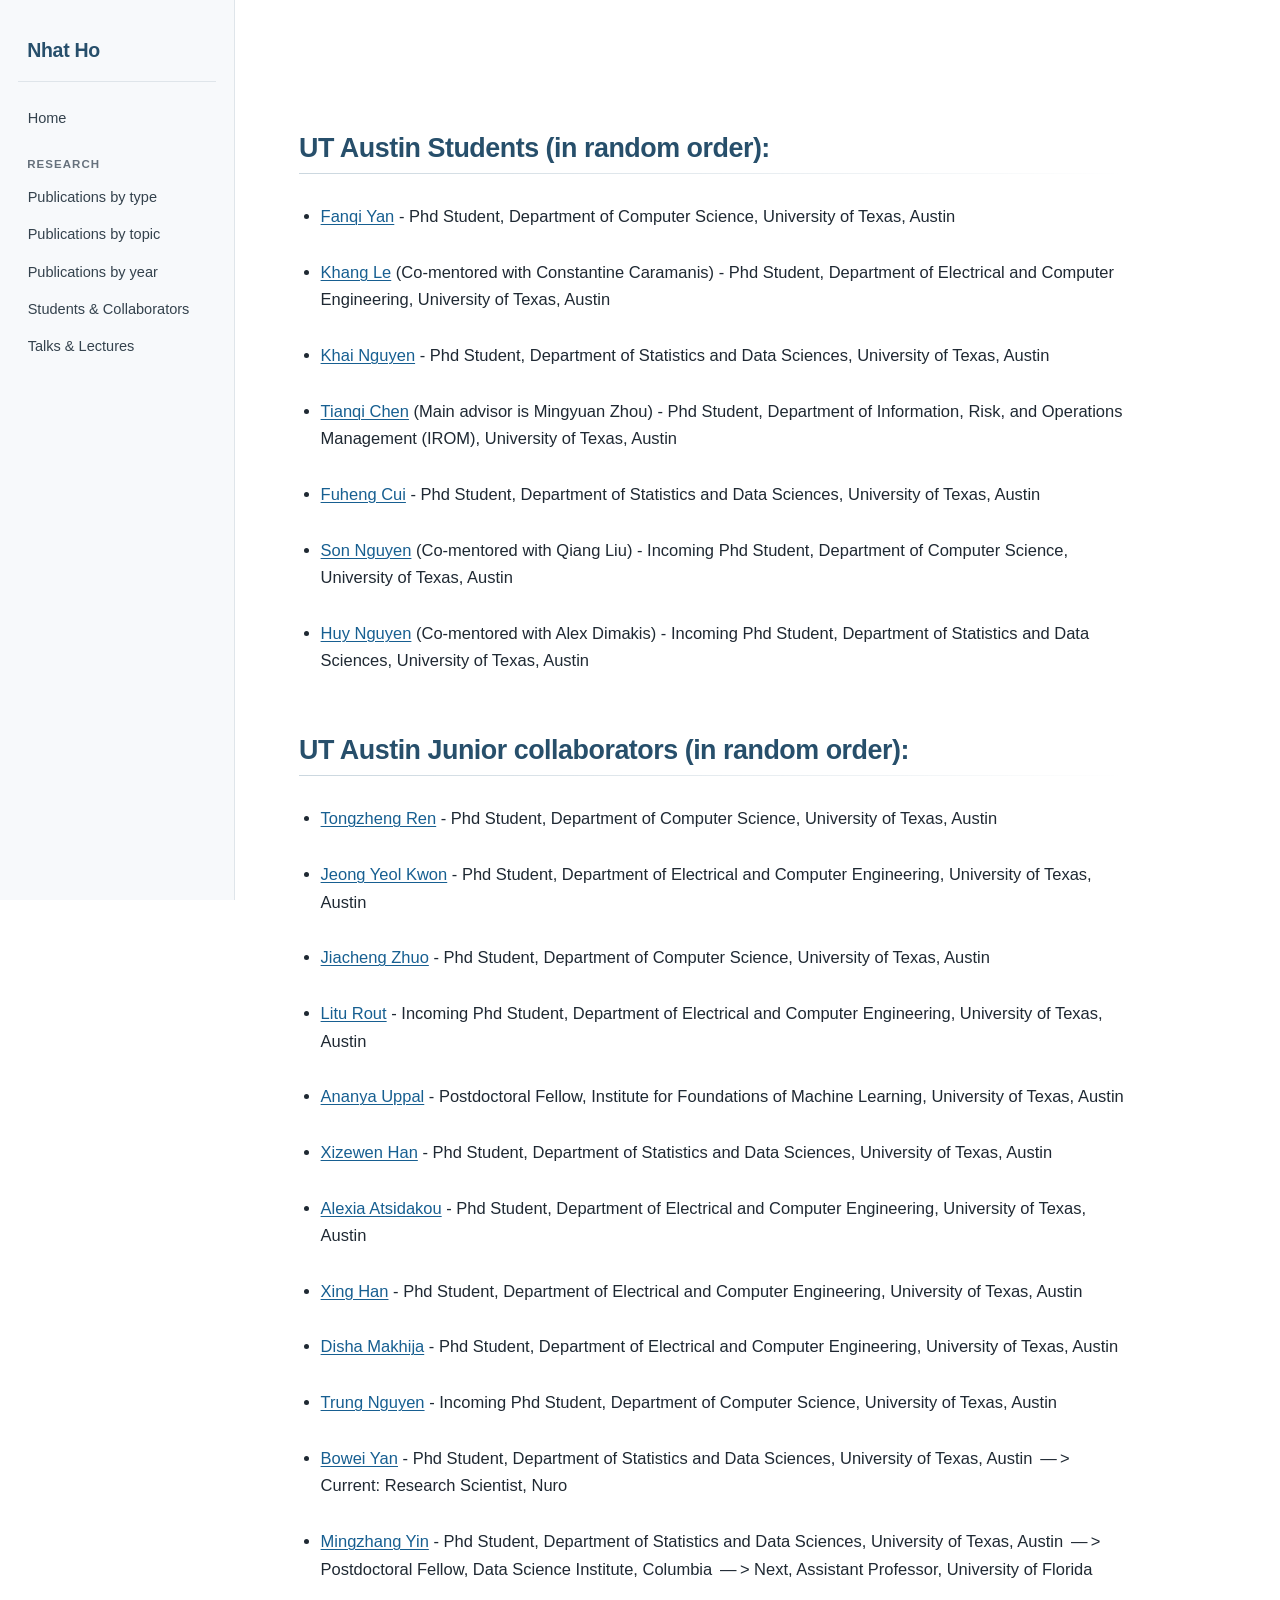
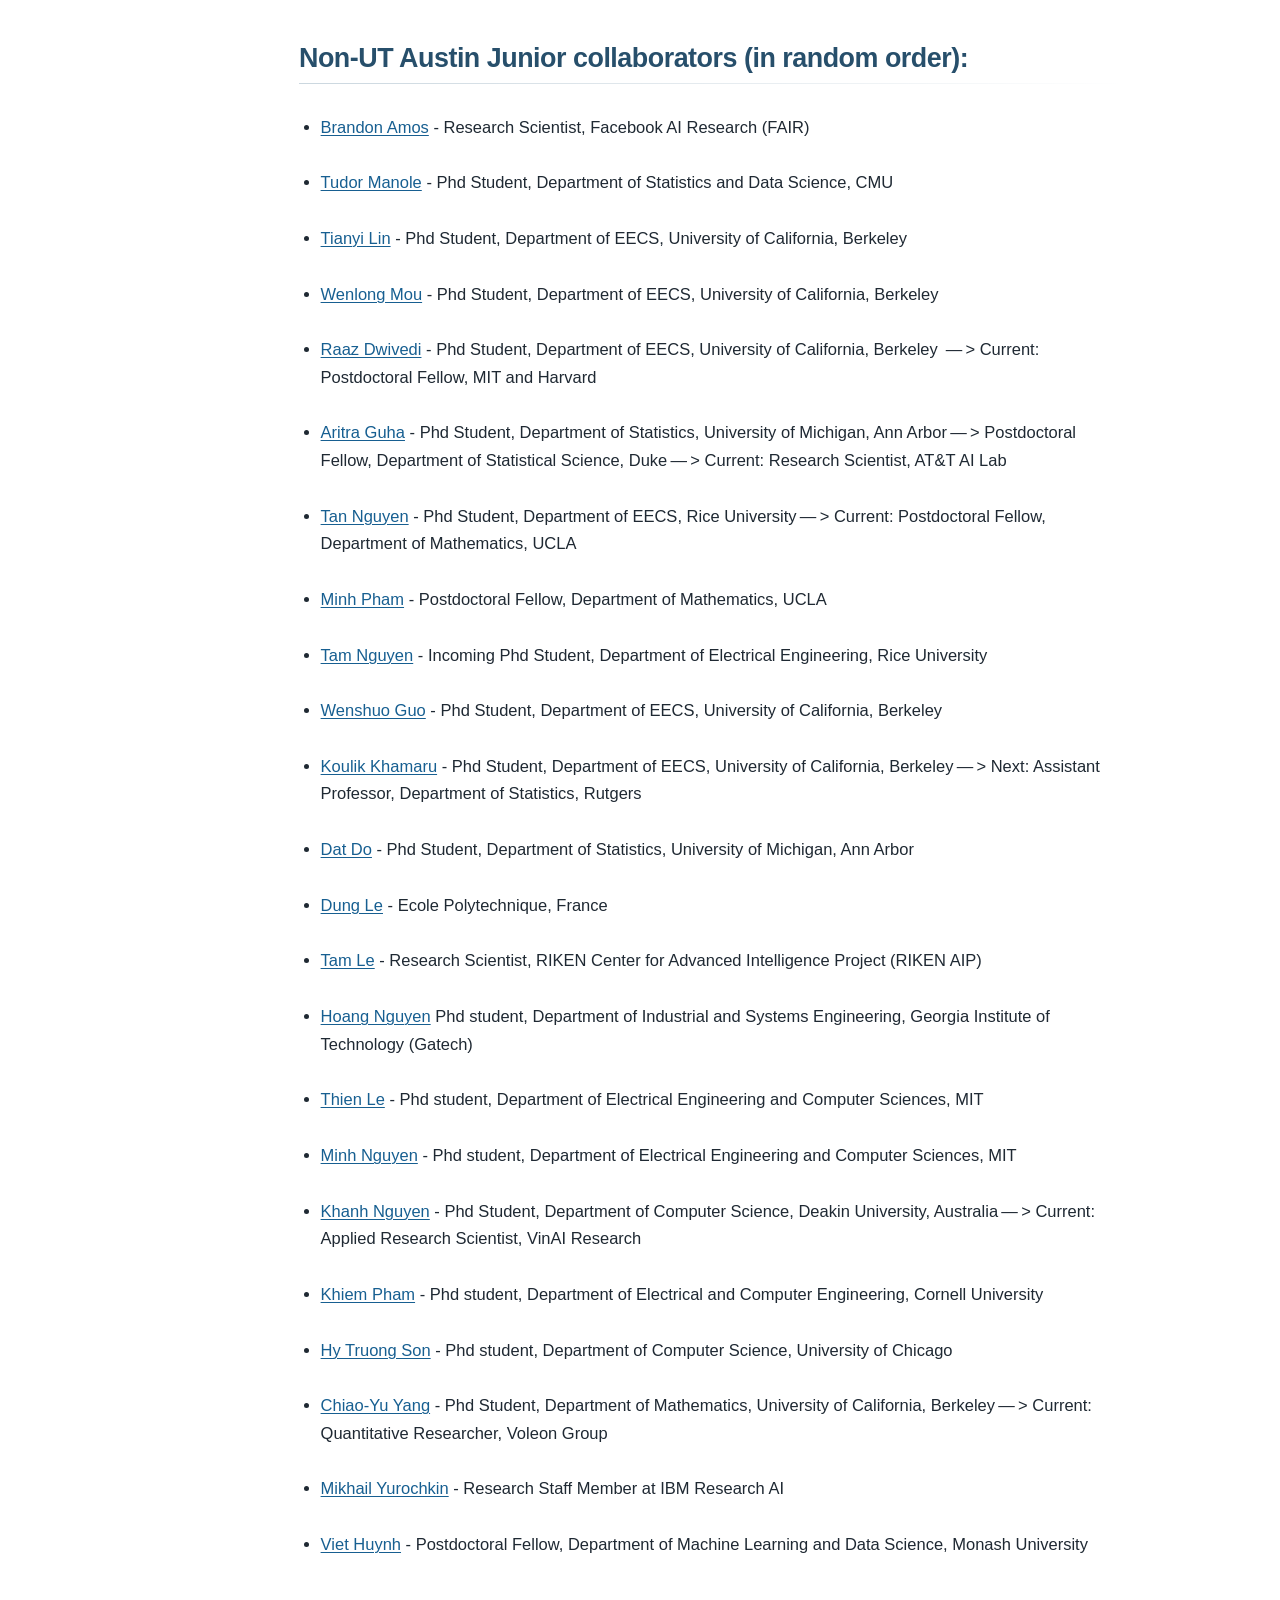
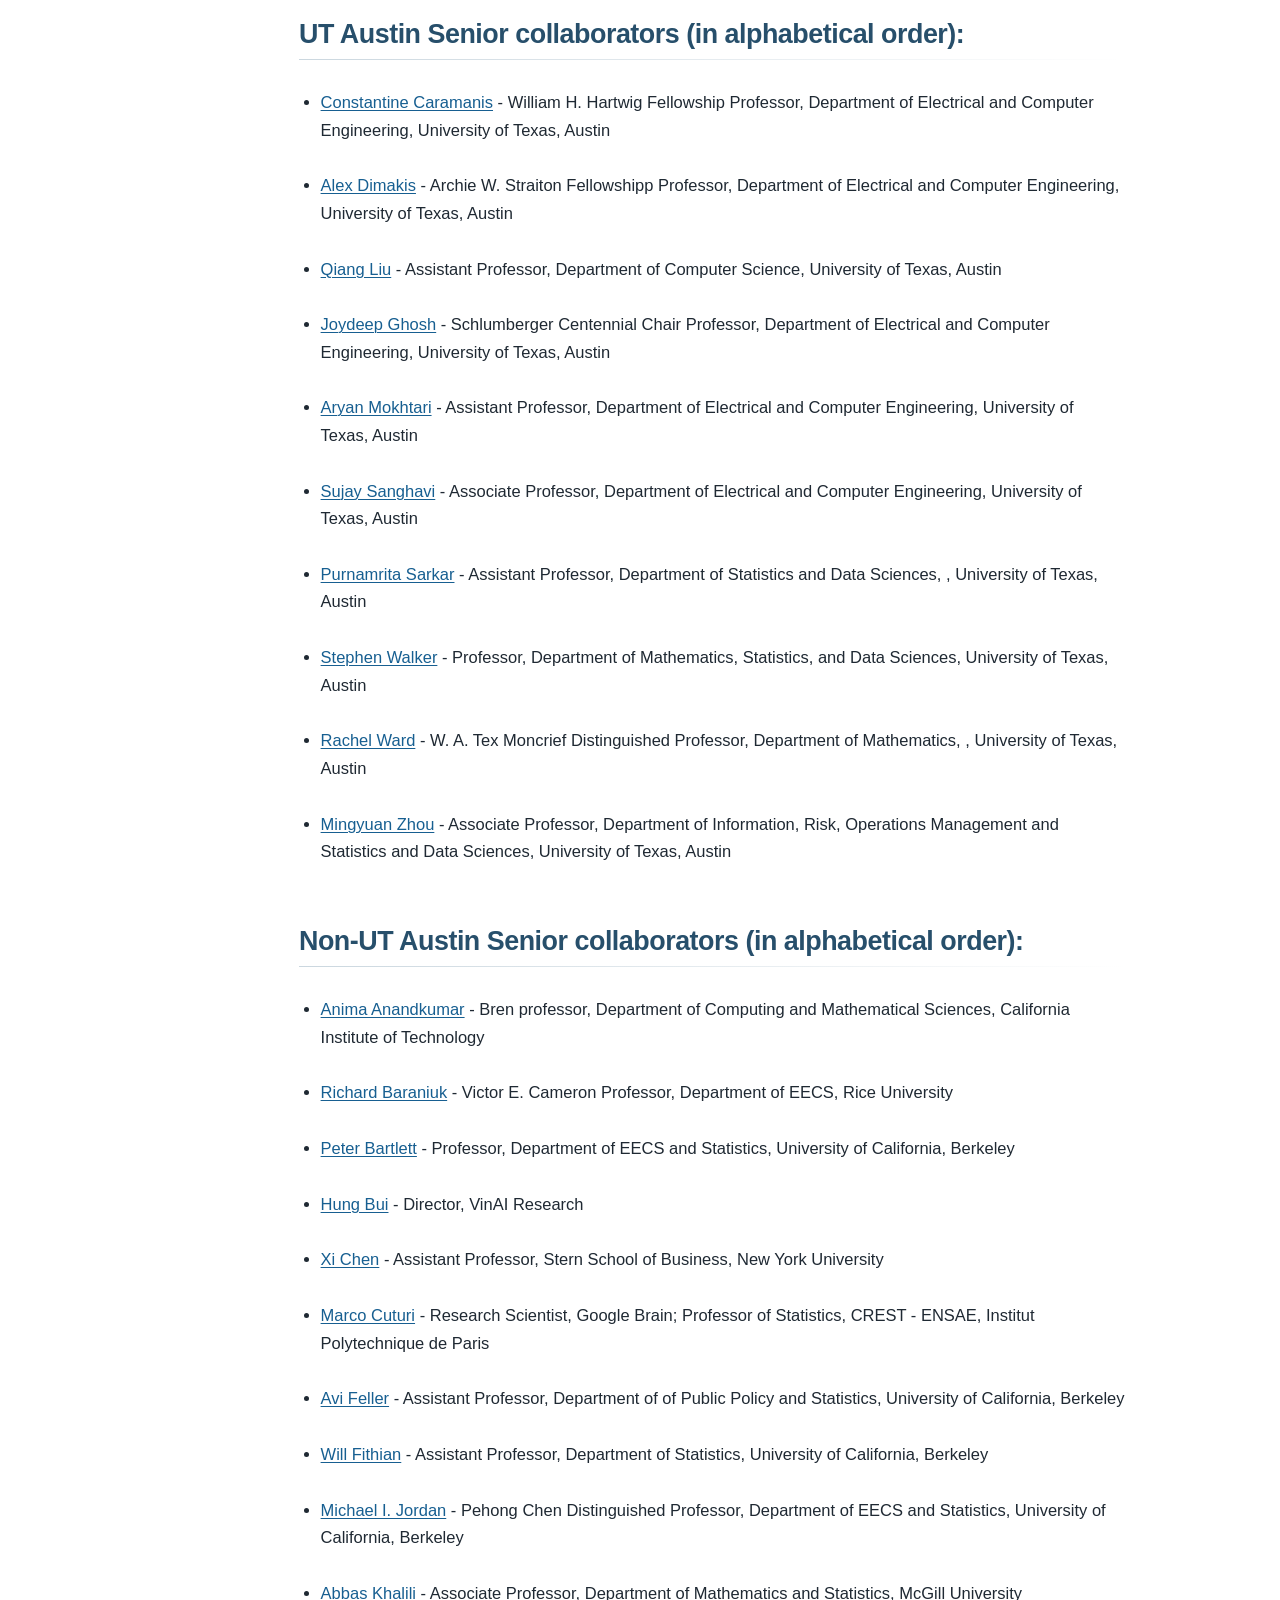
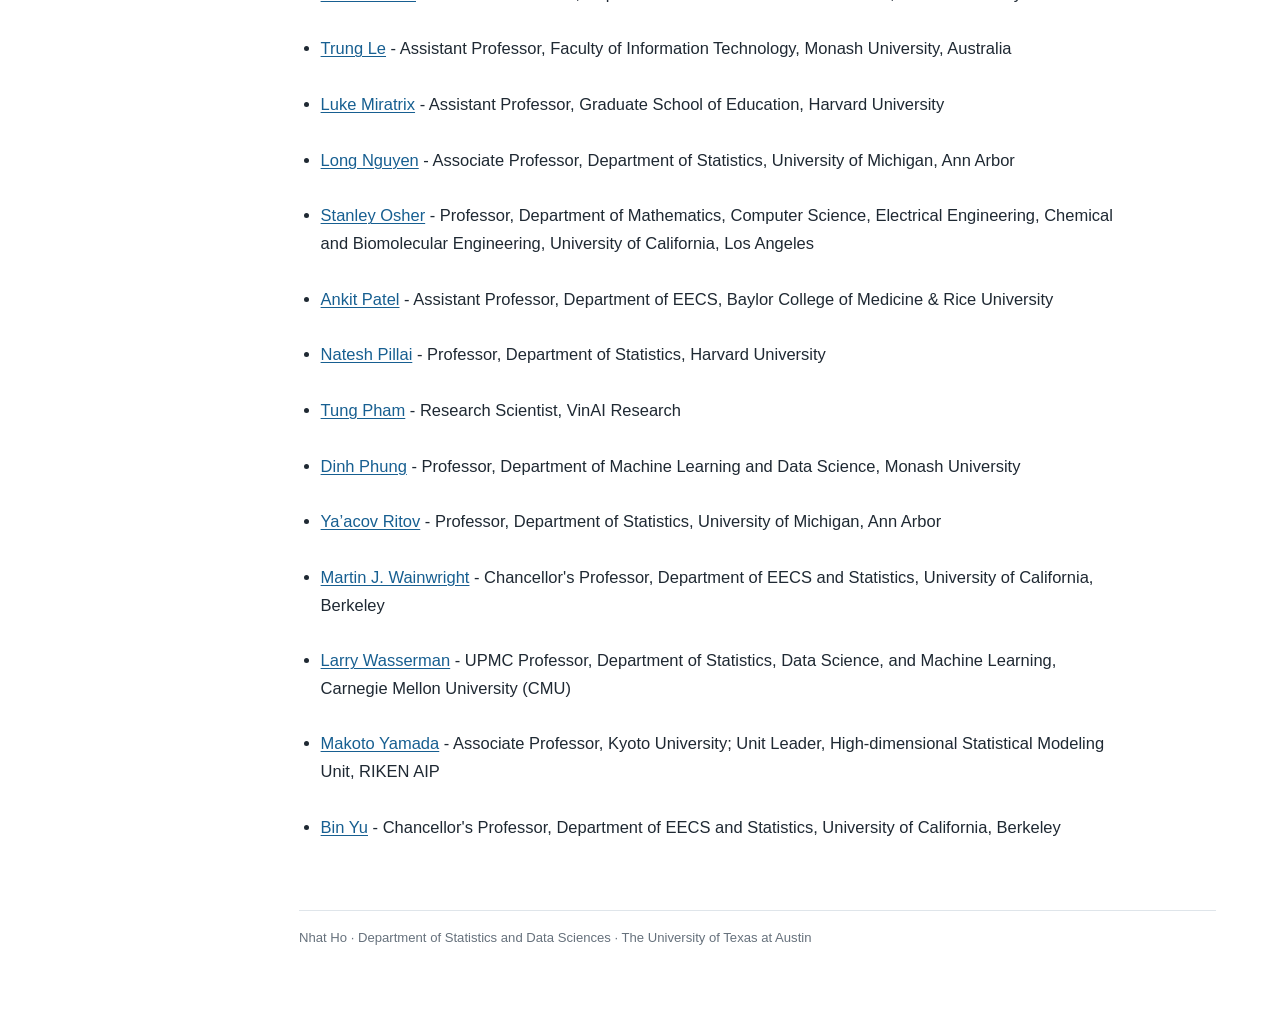
<file: teaching.html>
<!doctype html>
<html lang="en">
<head>




<meta charset="utf-8"/><meta content="width=device-width, initial-scale=1" name="viewport"/><meta content="Teaching by Nhat Ho at The University of Texas at Austin." name="description"/><link href="jemdoc.css" rel="stylesheet"/><title>Teaching | Nhat Ho</title></head>
<body>
<div id="site-shell"><aside id="layout-menu"><div class="site-name"><a href="index.html">Nhat Ho</a></div><nav aria-label="Primary navigation" class="primary-nav"><div class="menu-item"><a href="index.html">Home</a></div><div class="menu-label">Research</div><div class="menu-item"><a href="publications_type.html">Publications by type</a></div><div class="menu-item"><a href="publications_topics.html">Publications by topic</a></div><div class="menu-item"><a href="publications_year.html">Publications by year</a></div><div class="menu-item"><a href="collaborators.html">Students &amp; Collaborators</a></div><div class="menu-item"><a href="workshops.html">Talks &amp; Lectures</a></div></nav></aside><main id="layout-content">
<p><br/></p>
<h2>UT Austin Students (in random order):</h2>
<hr/>
<ul>
<li><p><a href="https://franziskayan.github.io/"> Fanqi Yan</a> - Phd Student, Department of Computer Science, University of Texas, Austin</p>
</li>
<li><p><a href="https://lntk.github.io/"> Khang Le</a> (Co-mentored with Constantine Caramanis) - Phd Student, Department of Electrical and Computer Engineering, University of Texas, Austin</p>
</li>
<li><p><a href="https://khainb.github.io/"> Khai Nguyen</a> - Phd Student, Department of Statistics and Data Sciences, University of Texas, Austin</p>
</li>

<li><p><a href="https://tqch.github.io/"> Tianqi Chen</a> (Main advisor is Mingyuan Zhou) - Phd Student, Department of Information, Risk, and Operations Management (IROM), University of Texas, Austin</p>
</li>
<li><p><a href="https://cuifh.github.io"> Fuheng Cui</a> - Phd Student, Department of Statistics and Data Sciences, University of Texas, Austin</p>
</li>
<li><p><a href="https://lntk.github.io/"> Son Nguyen</a> (Co-mentored with Qiang Liu) - Incoming Phd Student, Department of Computer Science, University of Texas, Austin</p>
</li>
<li><p><a href="https://lntk.github.io/"> Huy Nguyen</a> (Co-mentored with Alex Dimakis) - Incoming Phd Student, Department of Statistics and Data Sciences, University of Texas, Austin</p>
</li>
</ul>
<h2>UT Austin Junior collaborators (in random order):</h2>
<hr/>
<ul>
<li><p><a href="https://www.cs.utexas.edu/~tzren/">Tongzheng Ren</a> - Phd Student, Department of Computer Science, University of Texas, Austin</p>
</li>
<li><p><a href="https://scholar.google.com/citations?user=QlFWnXgAAAAJ&amp;hl=en">Jeong Yeol Kwon</a> - Phd Student, Department of Electrical and Computer Engineering, University of Texas, Austin</p>
</li>
<li><p><a href="https://www.cs.utexas.edu/~jzhuo/">Jiacheng Zhuo</a> - Phd Student, Department of Computer Science, University of Texas, Austin</p>
<li><p><a href="https://liturout.github.io/">Litu Rout</a> - Incoming Phd Student, Department of Electrical and Computer Engineering, University of Texas, Austin</p>
<li><p><a href="https://ananyauppal.github.io/">Ananya Uppal</a> - Postdoctoral Fellow, Institute for Foundations of Machine Learning, University of Texas, Austin</p>
</li>
<li><p><a href="https://www.linkedin.com/in/xizewenhan"> Xizewen Han</a> - Phd Student, Department of Statistics and Data Sciences, University of Texas, Austin</p>
</li>
<li><p><a href="https://alexia-atsidakou.netlify.app/"> Alexia Atsidakou</a> - Phd Student, Department of Electrical and Computer Engineering, University of Texas, Austin</p>
</li>
<li><p><a href="https://www.linkedin.com/in/xing-han-628653b6/"> Xing Han</a> - Phd Student, Department of Electrical and Computer Engineering, University of Texas, Austin</p>
</li>
<li><p><a href="https://www.linkedin.com/in/disha-makhija-843603a0/"> Disha Makhija</a> - Phd Student, Department of Electrical and Computer Engineering, University of Texas, Austin</p>
</li>
<li><p><a href="https://www.linkedin.com/in/xing-han-628653b6/"> Trung Nguyen</a> - Incoming Phd Student, Department of Computer Science, University of Texas, Austin</p>
</li>
<li><p><a href="https://boweiyan.github.io">Bowei Yan</a> - Phd Student, Department of Statistics and Data Sciences, University of Texas, Austin  — &gt; Current: Research Scientist, Nuro</p>
</li>
<li><p><a href="https://mingzhang-yin.github.io/">Mingzhang Yin</a> - Phd Student, Department of Statistics and Data Sciences, University of Texas, Austin  — &gt; Postdoctoral Fellow, Data Science Institute, Columbia  — &gt; Next, Assistant Professor, University of Florida</p>
</li>
</li></li></ul>
<h2>Non-UT Austin Junior collaborators (in random order):</h2>
<hr/>
<ul>
<li><p><a href="http://bamos.github.io/">Brandon Amos</a> - Research Scientist, Facebook AI Research (FAIR)</p>
</li>
<li><p><a href="https://scholar.google.ca/citations?user=ATzLj8gAAAAJ&amp;hl=en">Tudor Manole</a> - Phd Student, Department of Statistics and Data Science, CMU</p>
</li>
<li><p><a href="https://tydlin.github.io/">Tianyi Lin</a> - Phd Student, Department of EECS, University of California, Berkeley</p>
</li>
<li><p><a href="http://people.eecs.berkeley.edu/~wmou/">Wenlong Mou</a> - Phd Student, Department of EECS, University of California, Berkeley</p>
</li>
<li><p><a href="https://people.eecs.berkeley.edu/~raaz.rsk/index.html">Raaz Dwivedi</a> - Phd Student, Department of EECS, University of California, Berkeley  — &gt; Current: Postdoctoral Fellow, MIT and Harvard</p>
</li>
<li><p><a href="http://www-personal.umich.edu/~aritra/">Aritra Guha</a> - Phd Student, Department of Statistics, University of Michigan, Ann Arbor — &gt; Postdoctoral Fellow, Department of Statistical Science, Duke — &gt; Current: Research Scientist, AT&amp;T AI Lab</p>
</li>
<li><p><a href="http://tannguyen.blogs.rice.edu">Tan Nguyen</a> - Phd Student, Department of EECS, Rice University — &gt; Current: Postdoctoral Fellow, Department of Mathematics, UCLA</p>
</li>
<li><p><a href="https://scholar.google.com/citations?hl=en&amp;user=VyDNoO4AAAAJ&amp;view_op=list_works&amp;sortby=pubdate">Minh Pham</a> - Postdoctoral Fellow, Department of Mathematics, UCLA</p>
</li>
<li><p><a href="https://tamnguyen9520.github.io/?fbclid=IwAR19VUKaYlRMKE5dkv-bfBw1SOw99nd_1vPqOY2RX8ZygTlpmXqbdex9mYk">Tam Nguyen</a> - Incoming Phd Student, Department of Electrical Engineering, Rice University</p>
</li>
<li><p><a href="https://rise.cs.berkeley.edu/blog/author/wguo/">Wenshuo Guo</a> - Phd Student, Department of EECS, University of California, Berkeley</p>
</li>
<li><p><a href="https://www.stat.berkeley.edu/~koulik/index.html">Koulik Khamaru</a> - Phd Student, Department of EECS, University of California, Berkeley — &gt; Next: Assistant Professor, Department of Statistics, Rutgers</p>
</li>
<li><p><a href="https://lsa.umich.edu/stats/people/phd-students/dodat.html">Dat Do</a> - Phd Student, Department of Statistics, University of Michigan, Ann Arbor</p>
</li>
<li><p><a href="https://www.imo-official.org/participant_r.aspx?id=27778">Dung Le</a> - Ecole Polytechnique, France</p>
</li>
<li><p><a href="https://sites.google.com/site/lttamvn/">Tam Le</a> - Research Scientist, RIKEN Center for Advanced Intelligence Project (RIKEN AIP)</p>
</li>
<li><p><a href="https://www.imo-official.org/participant_r.aspx?id=26060">Hoang Nguyen</a> Phd student, Department of Industrial and Systems Engineering, Georgia Institute of Technology (Gatech)</p>
</li>
<li><p><a href="https://openreview.net/profile?id=~Thien_Le1">Thien Le</a> - Phd student, Department of Electrical Engineering and Computer Sciences, MIT</p>
</li>
<li><p><a href="https://www.linkedin.com/in/quang-m-nguyen-191122b3/">Minh Nguyen</a> - Phd student, Department of Electrical Engineering and Computer Sciences, MIT</p>
</li>
<li><p><a href="https://scholar.google.ca/citations?user=BfF_HxYAAAAJ&amp;hl=en">Khanh Nguyen</a> - Phd Student, Department of Computer Science, Deakin University, Australia — &gt; Current: Applied Research Scientist, VinAI Research</p>
</li>
<li><p><a href="https://www.linkedin.com/in/khiem-duc-pham/">Khiem Pham</a> - Phd student, Department of Electrical and Computer Engineering, Cornell University</p>
</li>
<li><p><a href="http://people.cs.uchicago.edu/~hytruongson/">Hy Truong Son</a> - Phd student, Department of Computer Science, University of Chicago</p>
</li>
<li><p><a href="https://math.berkeley.edu/~chiaoyu/">Chiao-Yu Yang</a> - Phd Student, Department of Mathematics, University of California, Berkeley — &gt; Current: Quantitative Researcher, Voleon Group</p>
</li>
<li><p><a href="http://www-personal.umich.edu/~moonfolk/">Mikhail Yurochkin</a> - Research Staff Member at IBM Research AI</p>
</li>
<li><p><a href="http://www.deakin.edu.au/about-deakin/people/viet-huynh-huu">Viet Huynh</a> - Postdoctoral Fellow, Department of Machine Learning and Data Science, Monash University</p>
</li>
</ul>
<h2>UT Austin Senior collaborators (in alphabetical order):</h2>
<hr/>
<ul>
<li><p><a href="http://users.ece.utexas.edu/~cmcaram/constantine_caramanis/Home.html">Constantine Caramanis</a> - William H. Hartwig Fellowship Professor, Department of Electrical and Computer Engineering, University of Texas, Austin</p>
</li>
<li><p><a href="https://users.ece.utexas.edu/~dimakis/">Alex Dimakis</a> - Archie W. Straiton Fellowshipp Professor, Department of Electrical and Computer Engineering, University of Texas, Austin</p>
</li>
<li><p><a href="https://www.cs.utexas.edu/~lqiang/">Qiang Liu</a> - Assistant Professor, Department of Computer Science, University of Texas, Austin</p>
</li>
<li><p><a href="https://scholar.google.com/citations?user=Xnk4W5cAAAAJ&amp;hl=en">Joydeep Ghosh</a> - Schlumberger Centennial Chair Professor, Department of Electrical and Computer Engineering, University of Texas, Austin</p>
</li>
<li><p><a href="https://sites.utexas.edu/mokhtari/">Aryan Mokhtari</a> - Assistant Professor, Department of Electrical and Computer Engineering, University of Texas, Austin</p>
</li>
<li><p><a href="http://users.ece.utexas.edu/~sanghavi/">Sujay Sanghavi</a> - Associate Professor, Department of Electrical and Computer Engineering, University of Texas, Austin</p>
</li>
<li><p><a href="https://psarkar.github.io/">Purnamrita Sarkar</a> - Assistant Professor, Department of Statistics and Data Sciences, , University of Texas, Austin</p>
</li>
<li><p><a href="https://cns.utexas.edu/directory/item/15-mathematics/385-walker-stephen-g?Itemid=349">Stephen Walker</a> - Professor, Department of Mathematics, Statistics, and Data Sciences, University of Texas, Austin</p>
<li><p><a href="https://sites.google.com/prod/view/rward">Rachel Ward</a> - W. A. Tex Moncrief Distinguished Professor, Department of Mathematics, , University of Texas, Austin</p>
</li>
<li><p><a href="https://mingyuanzhou.github.io/">Mingyuan Zhou</a> - Associate Professor,  Department of Information, Risk, Operations Management and Statistics and Data Sciences, University of Texas, Austin</p>
</li>
</li></ul>
<h2>Non-UT Austin Senior collaborators (in alphabetical order):</h2>
<hr/>
<ul>
<li><p><a href="http://tensorlab.cms.caltech.edu/users/anima/">Anima Anandkumar</a> - Bren professor, Department of Computing and Mathematical Sciences, California Institute of Technology</p>
</li>
<li><p><a href="http://richb.rice.edu">Richard Baraniuk</a> - Victor E. Cameron Professor, Department of EECS, Rice University</p>
</li>
<li><p><a href="https://www.stat.berkeley.edu/~bartlett/">Peter Bartlett</a> - Professor, Department of EECS and Statistics, University of California, Berkeley</p>
</li>
<li><p><a href="https://sites.google.com/site/buihhung/">Hung Bui</a> - Director, VinAI Research</p>
</li>
<li><p><a href="http://people.stern.nyu.edu/xchen3/index.html">Xi Chen</a> - Assistant Professor, Stern School of Business, New York University</p>
</li>
<li><p><a href="http://marcocuturi.net/">Marco Cuturi</a> - Research Scientist, Google Brain; Professor of Statistics, CREST - ENSAE, Institut Polytechnique de Paris</p>
</li>
<li><p><a href="http://gsppi.berkeley.edu/avi-feller/">Avi Feller</a> - Assistant Professor, Department of of Public Policy and Statistics, University of California, Berkeley</p>
</li>
<li><p><a href="https://www.stat.berkeley.edu/~wfithian/">Will Fithian</a> - Assistant Professor, Department of Statistics, University of California, Berkeley</p>
</li>
<li><p><a href="https://people.eecs.berkeley.edu/~jordan/">Michael I. Jordan</a> - Pehong Chen Distinguished Professor, Department of EECS and Statistics, University of California, Berkeley</p>
</li>
<li><p><a href="http://www.math.mcgill.ca/khalili/">Abbas Khalili</a> - Associate Professor, Department of Mathematics and Statistics, McGill University</p>
</li>
<li><p><a href="https://scholar.google.ca/citations?user=gysdMxwAAAAJ&amp;hl=en">Trung Le</a> - Assistant Professor, Faculty of Information Technology, Monash University, Australia</p>
</li>
<li><p><a href="https://scholar.harvard.edu/lmiratrix/biocv">Luke Miratrix</a> - Assistant Professor, Graduate School of Education, Harvard University</p>
</li>
<li><p><a href="http://dept.stat.lsa.umich.edu/~xuanlong/">Long Nguyen</a> - Associate Professor, Department of Statistics, University of Michigan, Ann Arbor</p>
</li>
<li><p><a href="https://www.math.ucla.edu/~sjo/">Stanley Osher</a> - Professor, Department of Mathematics, Computer Science, Electrical Engineering,
Chemical and Biomolecular Engineering, University of California, Los Angeles</p>
</li>
<li><p><a href="https://ankitlab.co/">Ankit Patel</a> - Assistant Professor, Department of EECS, Baylor College of Medicine &amp; Rice University </p>
</li>
<li><p><a href="http://www.people.fas.harvard.edu/~pillai/Welcome.html">Natesh Pillai</a> - Professor, Department of Statistics, Harvard University</p>
</li>
<li><p><a href="https://scholar.google.com.au/citations?user=KcUuEKsAAAAJ&amp;hl=en">Tung Pham</a> - Research Scientist, VinAI Research</p>
</li>
<li><p><a href="https://research.monash.edu/en/persons/dinh-phung">Dinh Phung</a> - Professor, Department of Machine Learning and Data Science, Monash University</p>
</li>
<li><p><a href="http://www-personal.umich.edu/~yritov/jr.html">Ya’acov Ritov</a> - Professor, Department of Statistics, University of Michigan, Ann Arbor</p>
</li>
<li><p><a href="http://people.eecs.berkeley.edu/~wainwrig/">Martin J. Wainwright</a> - Chancellor's Professor, Department of EECS and Statistics, University of California, Berkeley</p>
</li>
<li><p><a href="https://www.stat.cmu.edu/~larry/">Larry Wasserman</a> - UPMC Professor, Department of Statistics, Data Science, and Machine Learning, Carnegie Mellon University (CMU)</p>
</li>
<li><p><a href="https://riken-yamada.github.io/profile.html">Makoto Yamada</a> - Associate Professor, Kyoto University; Unit Leader, High-dimensional Statistical Modeling Unit, RIKEN AIP</p>
</li>
<li><p><a href="https://www.stat.berkeley.edu/~binyu/Site/Welcome.html">Bin Yu</a> - Chancellor's Professor, Department of EECS and Statistics, University of California, Berkeley</p>
</li>
</ul>
<div id="footer">
<div id="footer-text">Nhat Ho · Department of Statistics and Data Sciences · The University of Texas at Austin</div>
</div>
</main></div>
</body>
</html>
</file>
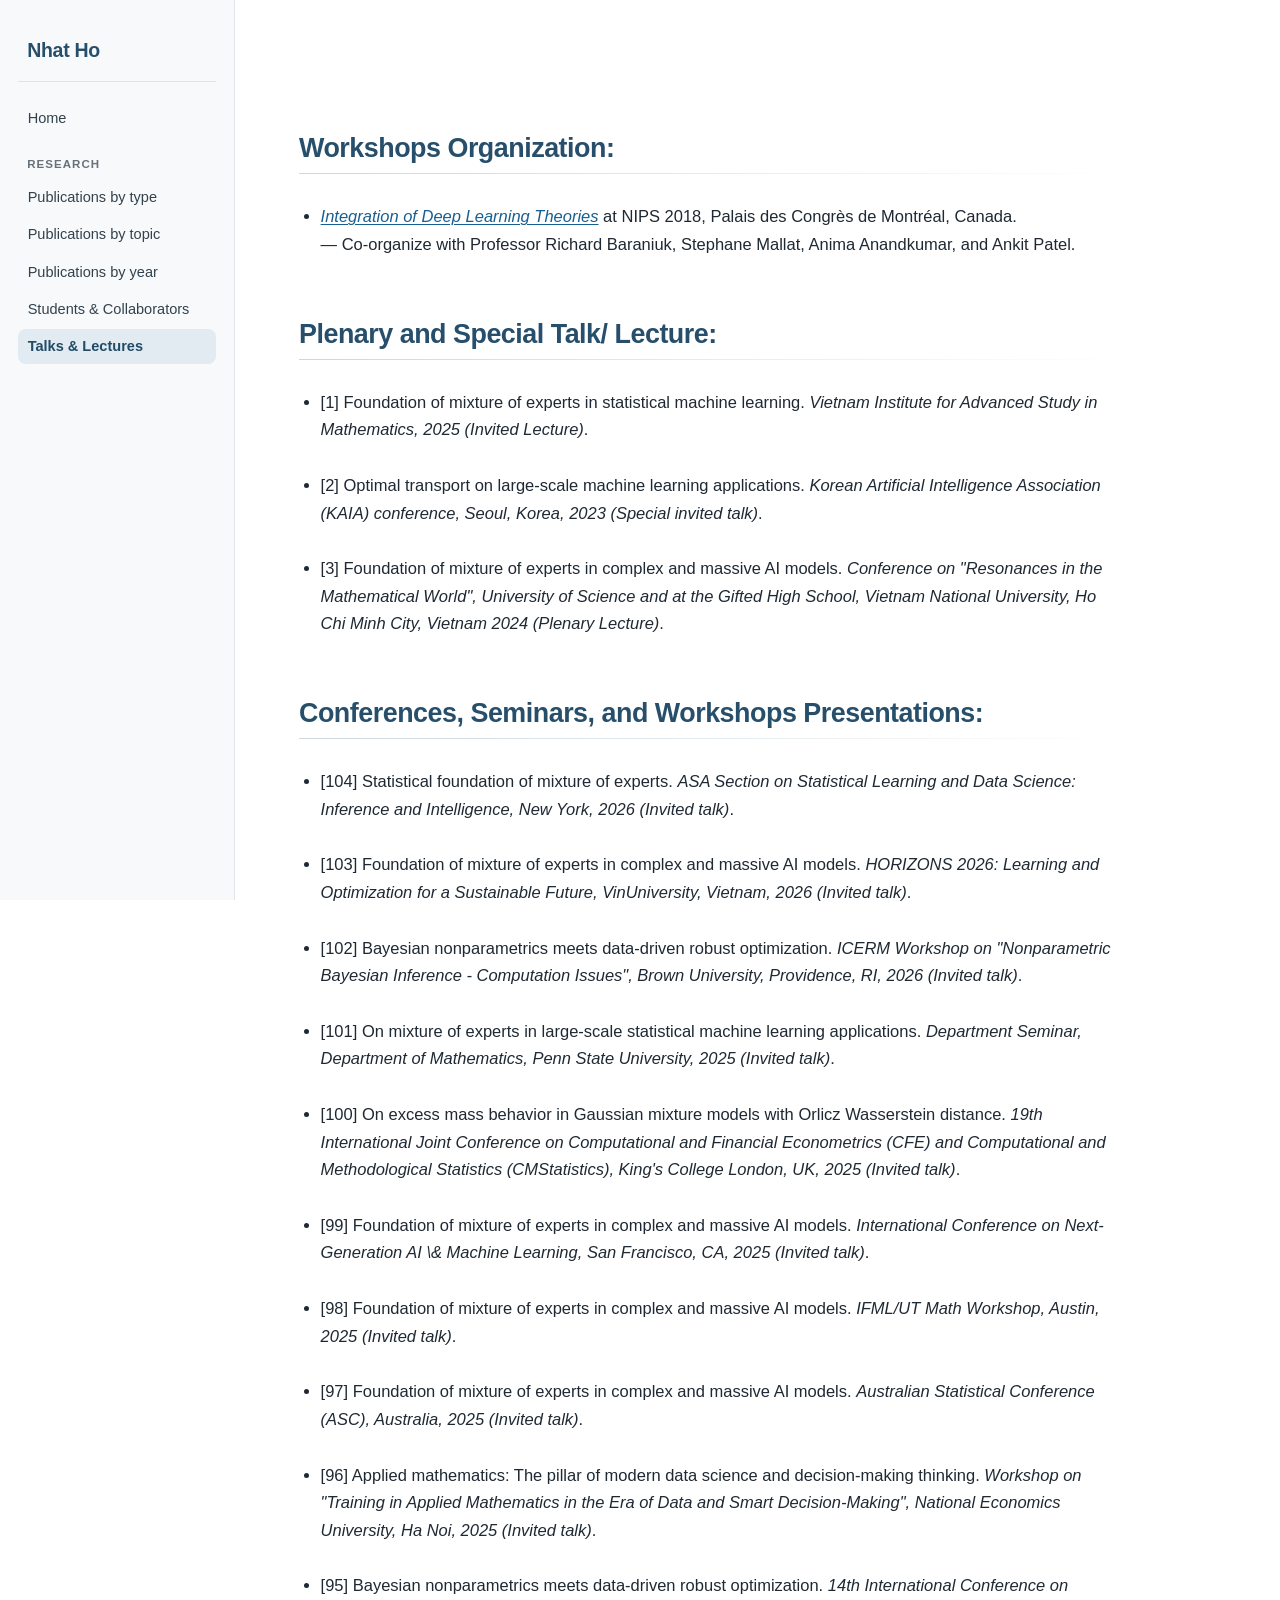
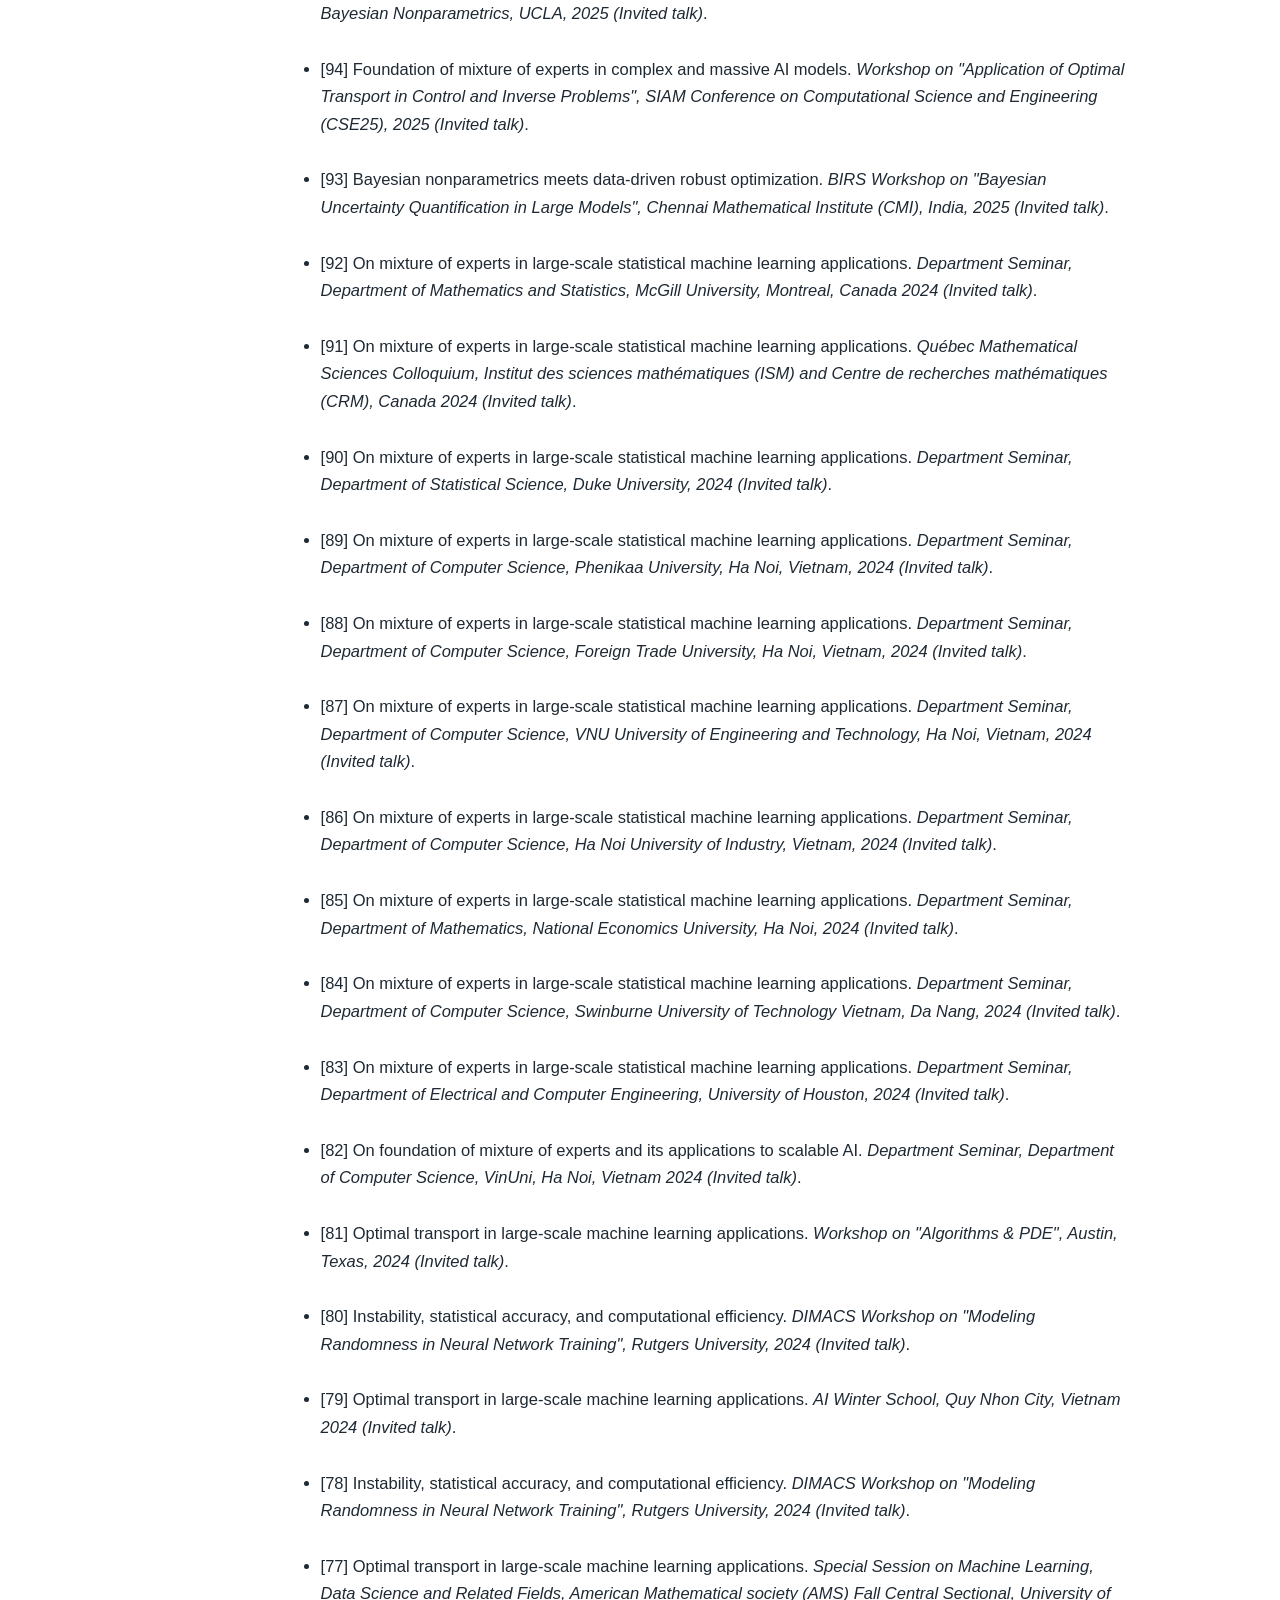
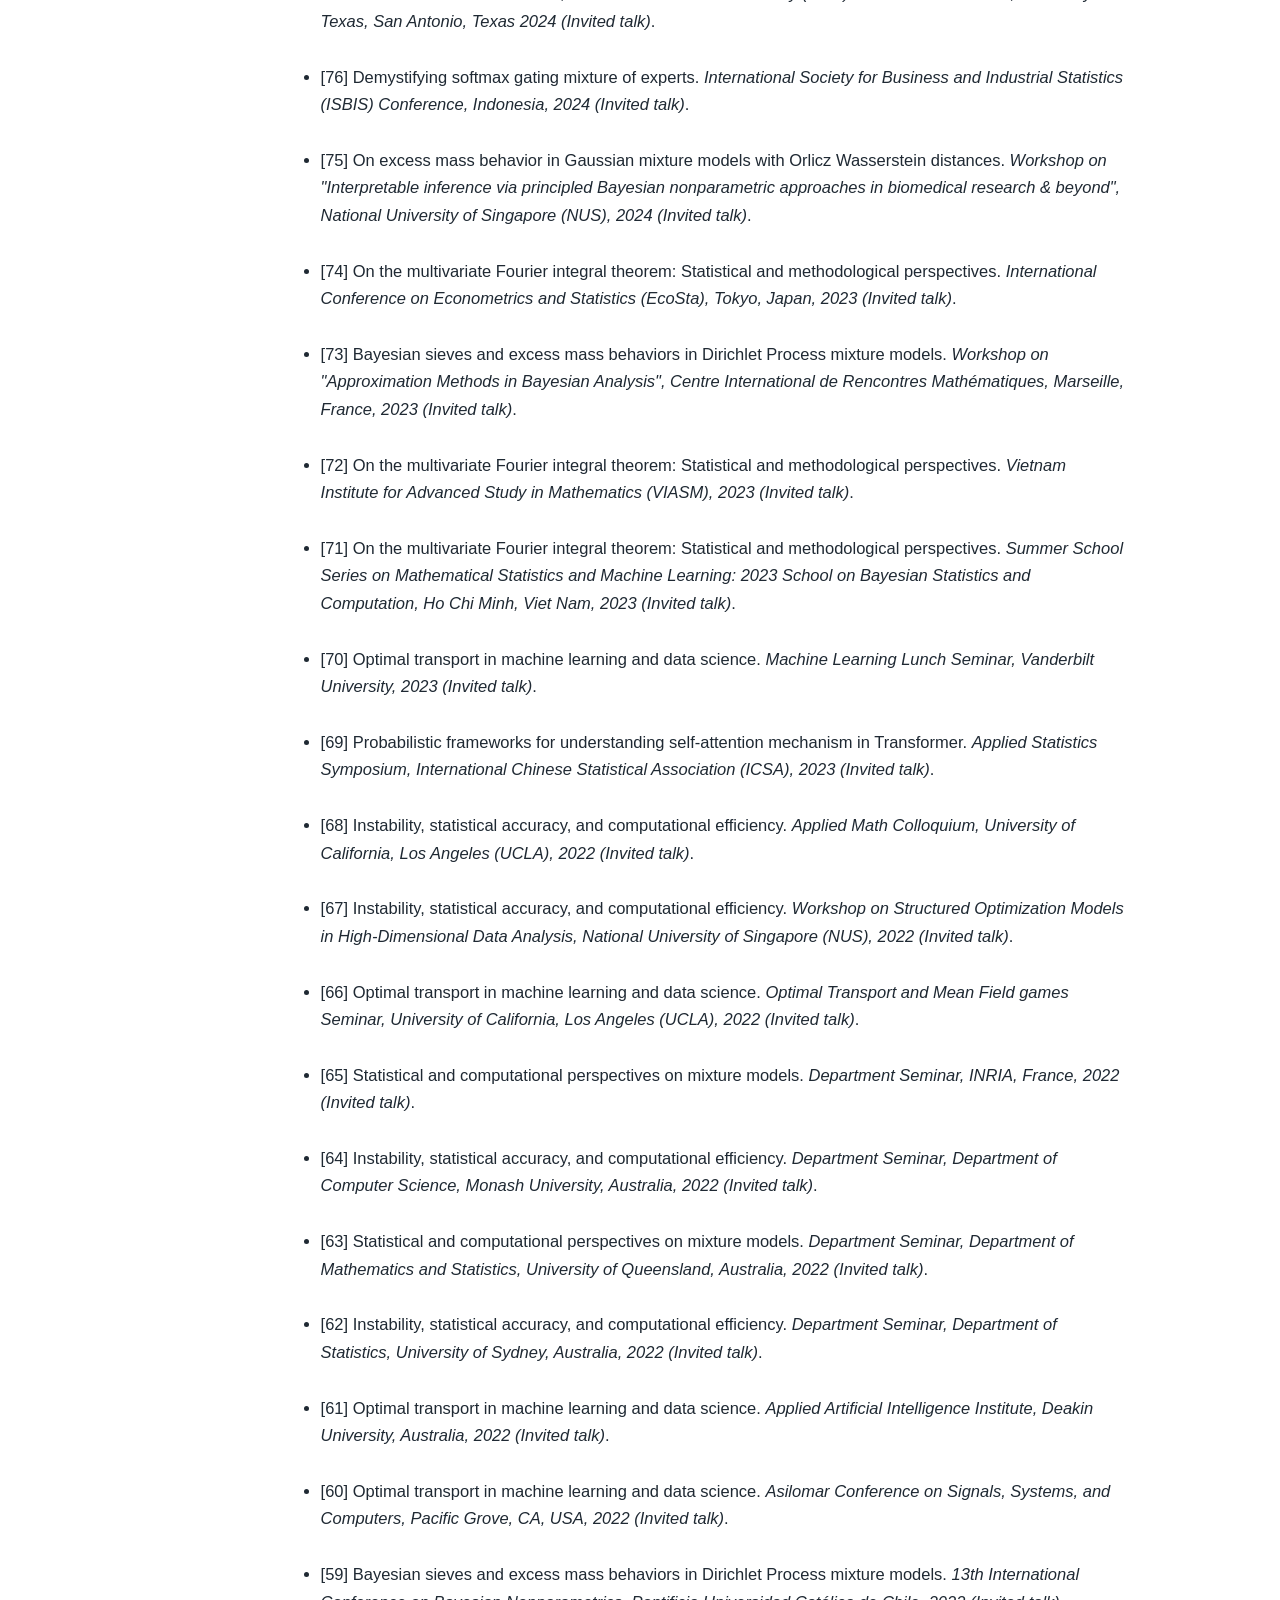
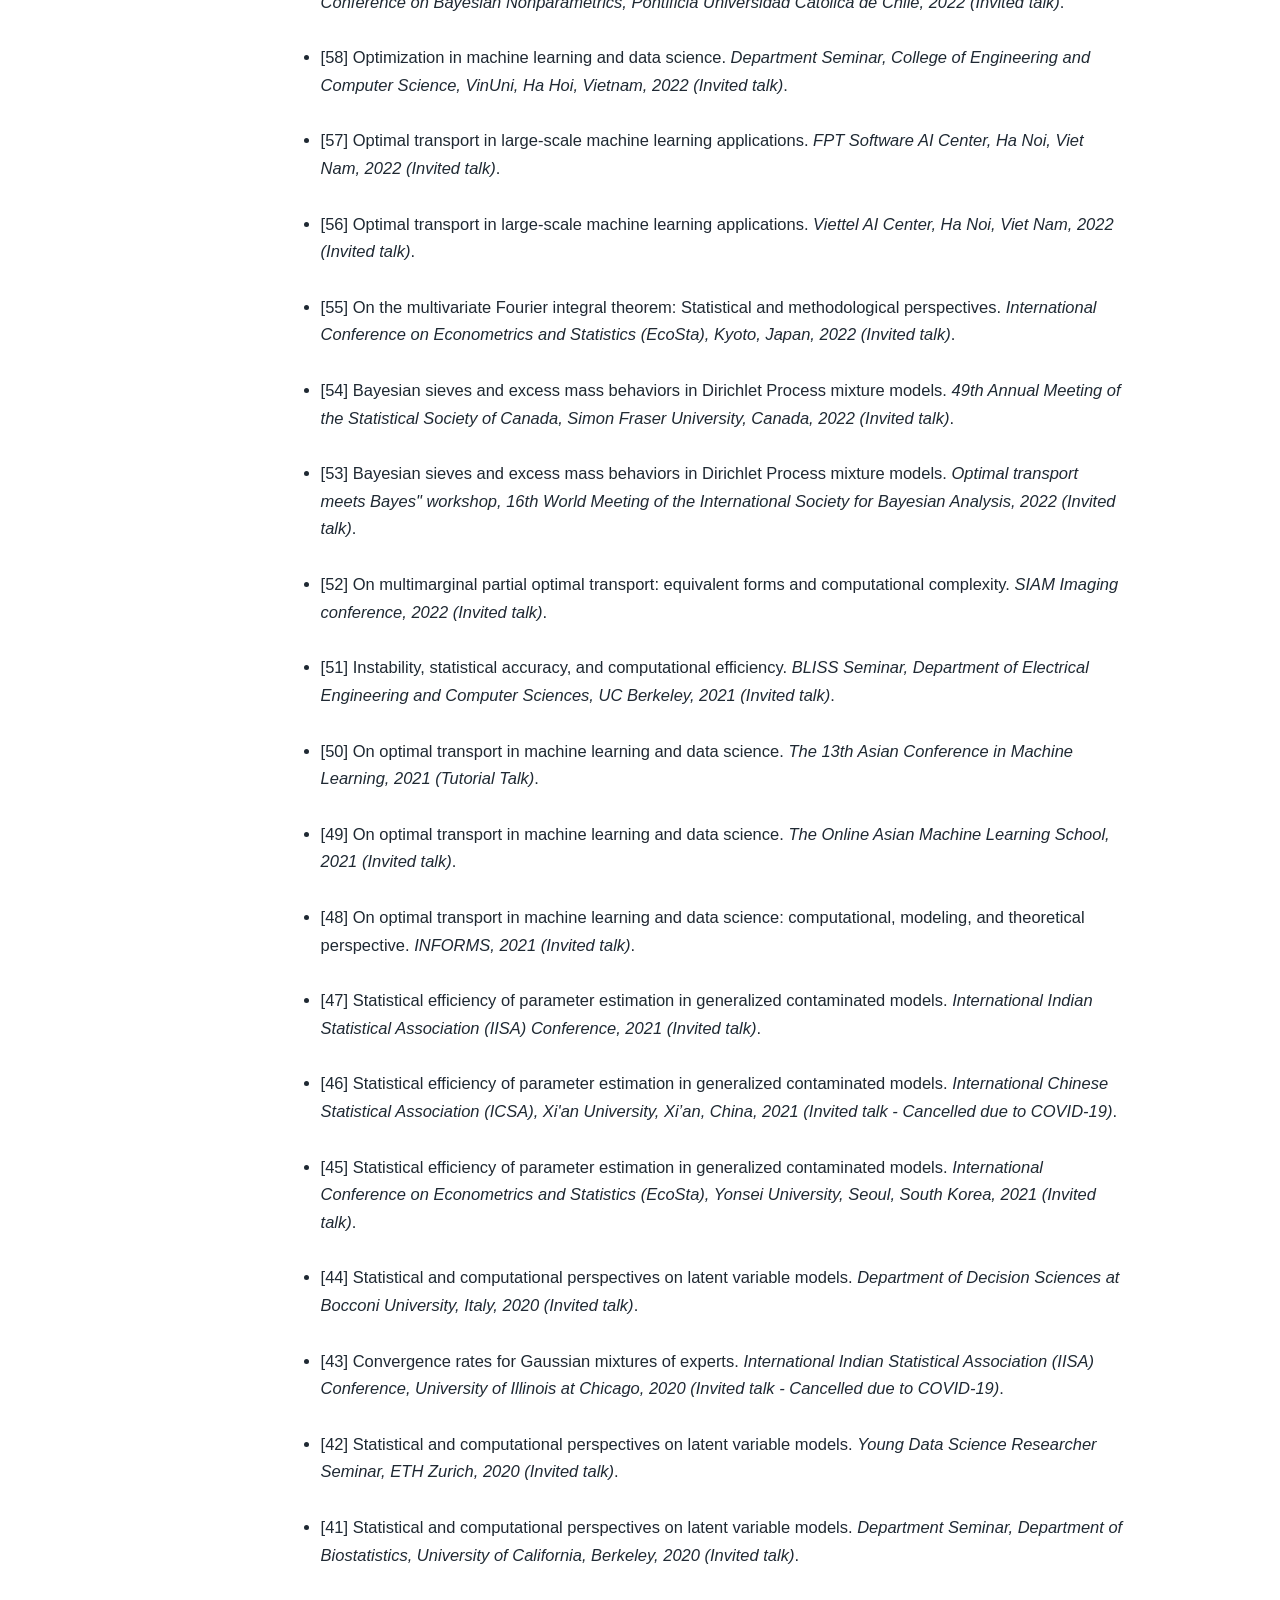
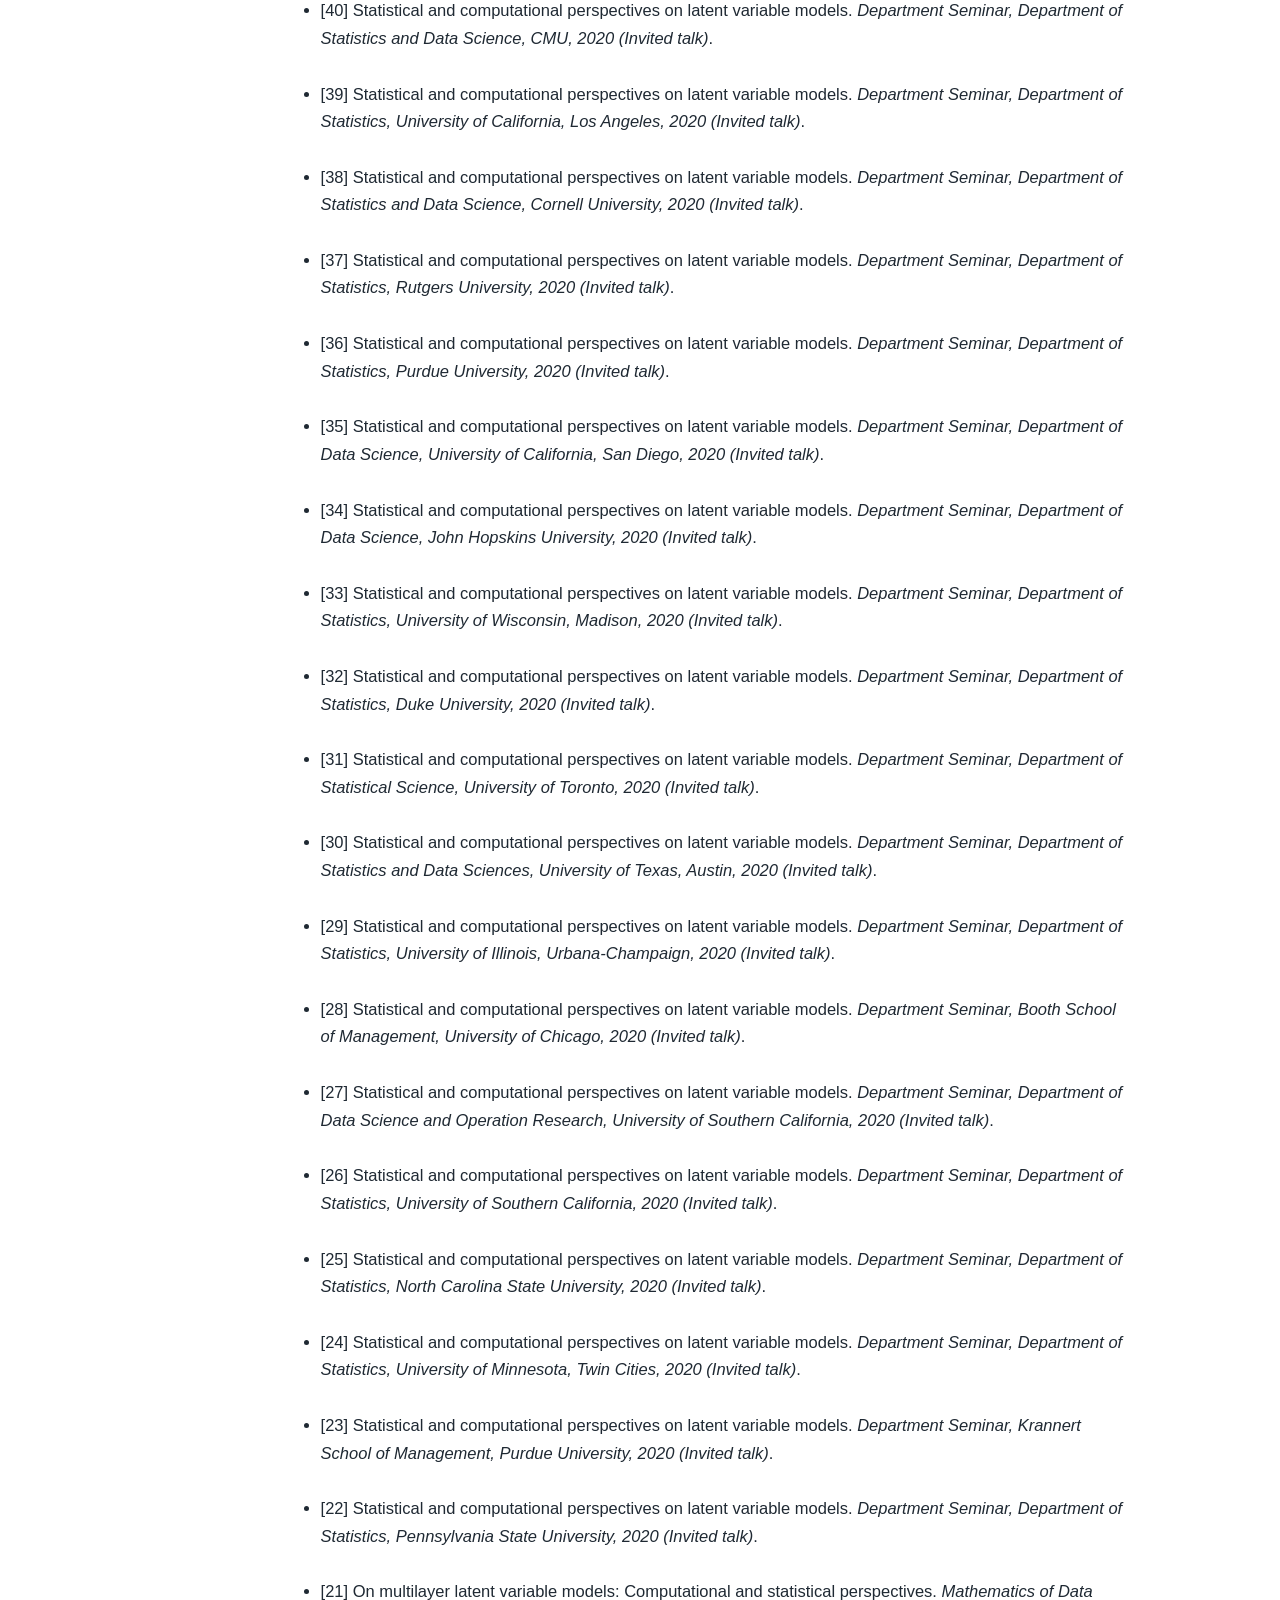
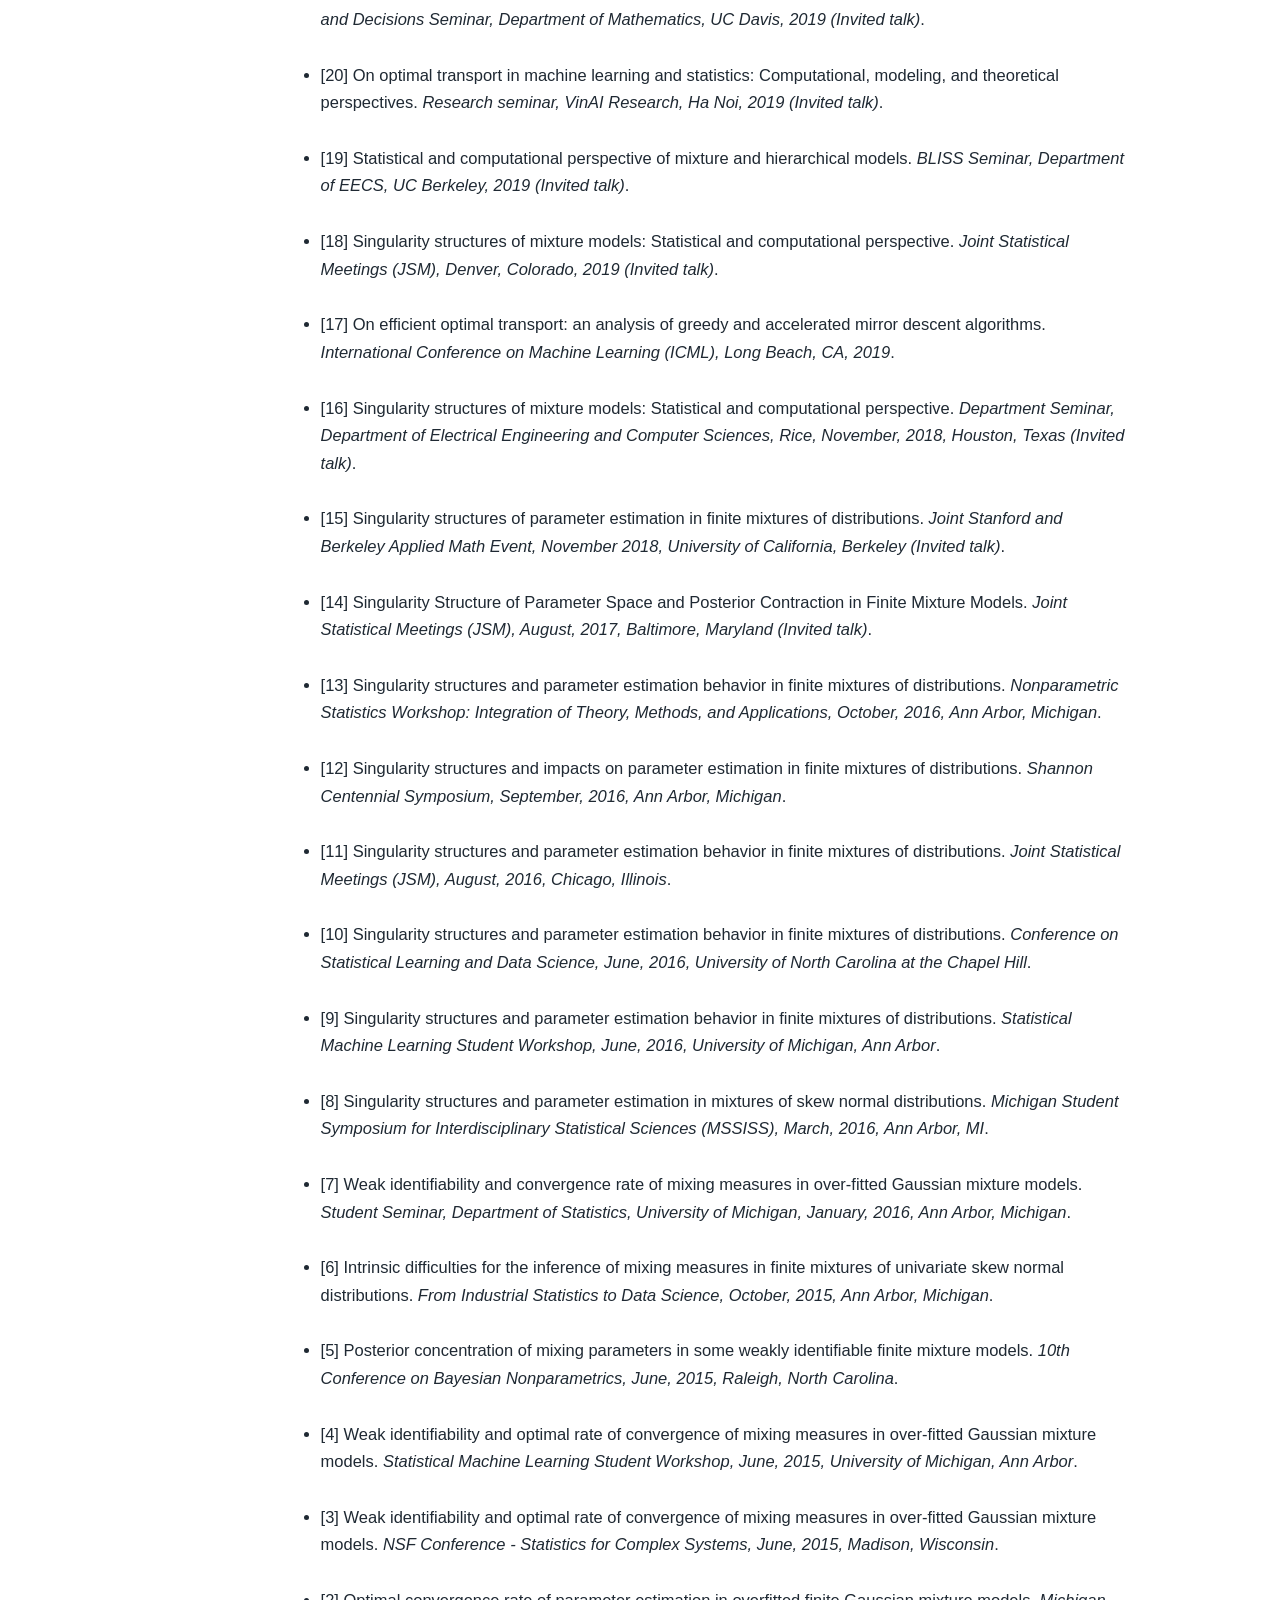
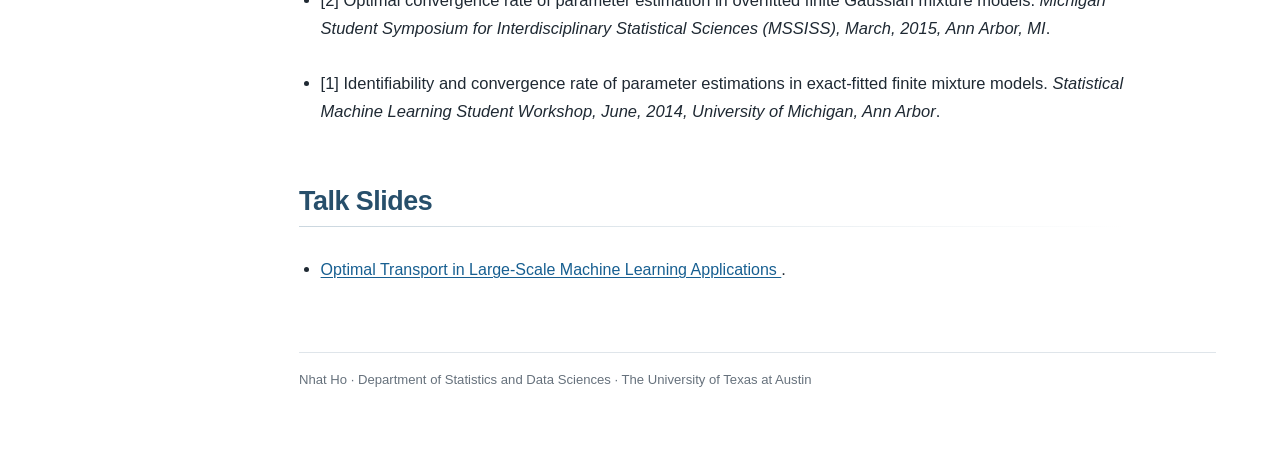
<file: workshops.html>
<!doctype html>
<html lang="en">
<head>




<meta charset="utf-8"/><meta content="width=device-width, initial-scale=1" name="viewport"/><meta content="Invited talks, workshops, lectures, and presentations by Nhat Ho." name="description"/><link href="jemdoc.css" rel="stylesheet"/><title>Talks &amp; Lectures | Nhat Ho</title></head>
<body>
<div id="site-shell"><aside id="layout-menu"><div class="site-name"><a href="index.html">Nhat Ho</a></div><nav aria-label="Primary navigation" class="primary-nav"><div class="menu-item"><a href="index.html">Home</a></div><div class="menu-label">Research</div><div class="menu-item"><a href="publications_type.html">Publications by type</a></div><div class="menu-item"><a href="publications_topics.html">Publications by topic</a></div><div class="menu-item"><a href="publications_year.html">Publications by year</a></div><div class="menu-item"><a href="collaborators.html">Students &amp; Collaborators</a></div><div class="menu-item"><a aria-current="page" class="current" href="workshops.html">Talks &amp; Lectures</a></div></nav></aside><main id="layout-content">
<p><br/></p>
<h2>Workshops Organization:</h2>
<hr/>
<ul>
<li><p><a href="https://nips.cc/Conferences/2018/Schedule?showEvent=10916"><i>Integration of Deep Learning Theories</i></a> at NIPS 2018, Palais des Congrès de Montréal, Canada. 
<br/>
— Co-organize with Professor Richard Baraniuk, Stephane Mallat, Anima Anandkumar, and Ankit Patel.</p>
</li>
</ul>
<h2>Plenary and Special Talk/ Lecture:</h2>
<hr/>
<ul>
<li><p> [1] Foundation of mixture of experts in statistical machine learning. <i>Vietnam Institute for Advanced Study in Mathematics, 2025 (Invited Lecture)</i>.</p>
</li>
<li><p> [2] Optimal transport on large-scale machine learning applications. <i> Korean Artificial Intelligence Association (KAIA) conference,  Seoul,  Korea, 2023 (Special invited talk)</i>.</p>
</li>
<li><p> [3] Foundation of mixture of experts in complex
and massive AI models. <i> Conference on "Resonances in the Mathematical World",   University of Science and at the Gifted
High School, Vietnam National University, Ho Chi Minh City,  Vietnam 2024 (Plenary Lecture)</i>.</p>
</li>
</ul>
<h2>Conferences, Seminars, and Workshops Presentations:</h2>
<hr/>
<ul>
<li><p> [104] Statistical foundation of mixture of experts. <i>ASA Section on Statistical Learning and Data Science: Inference and Intelligence, New York, 2026 (Invited talk)</i>.</p>
</li>
<li><p> [103] Foundation of mixture of experts in complex
and massive AI models. <i>HORIZONS 2026: Learning and Optimization for a Sustainable Future, VinUniversity, Vietnam, 2026 (Invited talk)</i>.</p>
</li>
<li><p> [102] Bayesian nonparametrics meets data-driven robust optimization. <i>ICERM Workshop on "Nonparametric Bayesian Inference - Computation Issues", Brown University, Providence, RI, 2026 (Invited talk)</i>.</p>
</li>
<li><p> [101] On mixture of experts in large-scale statistical machine learning applications. <i>Department Seminar,  Department of Mathematics,  Penn State University, 2025 (Invited talk)</i>.</p>
</li>
<li><p> [100] On excess mass behavior in Gaussian mixture models with Orlicz Wasserstein distance. <i>19th International Joint Conference on Computational and Financial Econometrics (CFE) and Computational and Methodological Statistics (CMStatistics), King's College London, UK, 2025 (Invited talk)</i>.</p>
</li>
<li><p> [99] Foundation of mixture of experts in complex
and massive AI models. <i>International Conference on Next-Generation AI \&amp; Machine Learning, San Francisco, CA, 2025 (Invited talk)</i>.</p>
</li>
<li><p> [98] Foundation of mixture of experts in complex
and massive AI models. <i>IFML/UT Math Workshop, Austin, 2025 (Invited talk)</i>.</p>
</li>
<li><p> [97] Foundation of mixture of experts in complex
and massive AI models. <i>Australian Statistical Conference (ASC), Australia, 2025 (Invited talk)</i>.</p>
</li>
<li><p> [96] Applied mathematics: The pillar of modern data science and decision-making thinking. <i>Workshop on "Training in Applied Mathematics in the Era of Data and Smart Decision-Making", National Economics University, Ha Noi, 2025 (Invited talk)</i>.</p>
</li>
<li><p> [95] Bayesian nonparametrics meets data-driven robust optimization. <i>14th International Conference on Bayesian Nonparametrics, UCLA, 2025 (Invited talk)</i>.</p>
</li>
<li><p> [94] Foundation of mixture of experts in complex
and massive AI models. <i>Workshop on "Application of Optimal Transport in Control and Inverse Problems",  SIAM Conference on Computational Science and Engineering (CSE25), 2025 (Invited talk)</i>.</p>
</li>
<li><p> [93] Bayesian nonparametrics meets data-driven robust optimization. <i>BIRS Workshop on "Bayesian Uncertainty Quantification in Large Models",  Chennai Mathematical Institute (CMI),  India, 2025 (Invited talk)</i>.</p>
</li>
<li><p> [92] On mixture of experts in large-scale statistical machine learning applications. <i>Department Seminar,  Department of Mathematics and Statistics,  McGill University, Montreal, Canada 2024 (Invited talk)</i>.</p>
</li>
<li><p> [91] On mixture of experts in large-scale statistical machine learning applications. <i>Québec Mathematical Sciences Colloquium,  Institut des sciences mathématiques (ISM) and Centre de recherches mathématiques (CRM), Canada 2024 (Invited talk)</i>.</p>
</li>
<li><p> [90] On mixture of experts in large-scale statistical machine learning applications. <i>Department Seminar,  Department of Statistical Science,  Duke University, 2024 (Invited talk)</i>.</p>
</li>
<li><p> [89] On mixture of experts in large-scale statistical machine learning applications. <i>Department Seminar,  Department of Computer Science,  Phenikaa University, Ha Noi, Vietnam, 2024 (Invited talk)</i>.</p>
</li>
<li><p> [88] On mixture of experts in large-scale statistical machine learning applications. <i>Department Seminar,  Department of Computer Science,  Foreign Trade University, Ha Noi, Vietnam, 2024 (Invited talk)</i>.</p>
</li>
<li><p> [87] On mixture of experts in large-scale statistical machine learning applications. <i>Department Seminar,  Department of Computer Science, VNU University of Engineering and Technology, Ha Noi, Vietnam, 2024 (Invited talk)</i>.</p>
</li>
<li><p> [86] On mixture of experts in large-scale statistical machine learning applications. <i>Department Seminar,  Department of Computer Science, Ha Noi University of Industry, Vietnam, 2024 (Invited talk)</i>.</p>
</li>
<li><p> [85] On mixture of experts in large-scale statistical machine learning applications. <i>Department Seminar,  Department of Mathematics, National Economics University, Ha Noi, 2024 (Invited talk)</i>.</p>
</li>
<li><p> [84] On mixture of experts in large-scale statistical machine learning applications. <i>Department Seminar,  Department of Computer Science, Swinburne University of Technology Vietnam, Da Nang, 2024 (Invited talk)</i>.</p>
</li>
<li><p> [83] On mixture of experts in large-scale statistical machine learning applications. <i>Department Seminar,  Department of Electrical and Computer Engineering,  University of Houston, 2024 (Invited talk)</i>.</p>
</li>
<li><p> [82] On foundation of mixture of experts and its applications to scalable AI. <i>Department Seminar,  Department of Computer Science,  VinUni, Ha Noi, Vietnam 2024 (Invited talk)</i>.</p>
</li>
<li><p> [81] Optimal transport in large-scale machine learning applications. <i>Workshop on "Algorithms &amp; PDE",  Austin, Texas,  2024 (Invited talk)</i>.</p>
</li>
<li><p> [80] Instability, statistical accuracy, and computational efficiency. <i>DIMACS Workshop on "Modeling Randomness in Neural Network Training", Rutgers University,  2024 (Invited talk)</i>.</p>
</li>
<li><p> [79] Optimal transport in large-scale machine learning applications. <i>AI Winter School,  Quy Nhon City, Vietnam  2024 (Invited talk)</i>.</p>
</li>
<li><p> [78] Instability, statistical accuracy, and computational efficiency. <i>DIMACS Workshop on "Modeling Randomness in Neural Network Training", Rutgers University,  2024 (Invited talk)</i>.</p>
</li>
<li><p> [77] Optimal transport in large-scale machine learning applications. <i>Special Session on Machine Learning, Data Science and Related Fields,  American Mathematical society (AMS) Fall Central Sectional, University of Texas,  San Antonio, Texas 2024 (Invited talk)</i>.</p>
</li>
<li><p> [76] Demystifying softmax gating mixture of experts. <i>International Society for Business and Industrial Statistics (ISBIS) Conference,  Indonesia,  2024 (Invited talk)</i>.</p>
</li>
<li><p> [75] On excess mass behavior in Gaussian mixture models with Orlicz Wasserstein distances. <i>Workshop on
"Interpretable inference via principled Bayesian nonparametric approaches in
biomedical research &amp; beyond", National University of Singapore (NUS), 2024 (Invited talk)</i>.</p>
</li>
<li><p> [74] On the multivariate Fourier integral theorem: Statistical and methodological perspectives. <i>International Conference on Econometrics and Statistics (EcoSta),  Tokyo, Japan, 2023 (Invited talk)</i>.</p>
</li>
<li><p> [73] Bayesian sieves and excess mass behaviors in Dirichlet Process mixture models. <i> Workshop on "Approximation Methods in Bayesian Analysis", Centre International de Rencontres Mathématiques, Marseille, France, 2023 (Invited talk)</i>.</p>
</li>
<li><p> [72] On the multivariate Fourier integral theorem: Statistical and methodological perspectives. <i> Vietnam Institute for Advanced Study in Mathematics (VIASM), 2023 (Invited talk)</i>.</p>
</li>
<li><p> [71] On the multivariate Fourier integral theorem: Statistical and methodological perspectives. <i> Summer School Series on Mathematical Statistics and Machine Learning: 2023 School on Bayesian Statistics and Computation, Ho Chi Minh, Viet Nam, 2023 (Invited talk)</i>.</p>
</li>
<li><p> [70] Optimal transport in machine learning and data science. <i>Machine Learning Lunch Seminar, Vanderbilt University, 2023 (Invited talk)</i>.</p>
</li>
<li><p> [69] Probabilistic frameworks for understanding self-attention mechanism in Transformer. <i>Applied Statistics Symposium, International Chinese Statistical Association (ICSA), 2023 (Invited talk)</i>.</p>
</li>
<li><p> [68] Instability, statistical accuracy, and computational efficiency. <i>Applied Math Colloquium, University of California, Los Angeles (UCLA), 2022 (Invited talk)</i>.</p>
</li>
<li><p> [67] Instability, statistical accuracy, and computational efficiency. <i>Workshop on Structured Optimization Models in High-Dimensional Data Analysis, National University of Singapore (NUS), 2022
(Invited talk)</i>.</p>
</li>
<li><p> [66] Optimal transport in machine learning and data science. <i>Optimal Transport and Mean Field games Seminar, University of California, Los Angeles (UCLA), 2022 (Invited talk)</i>.</p>
</li>
<li><p> [65] Statistical and computational perspectives on mixture models. <i>Department Seminar, INRIA, France, 2022 (Invited talk)</i>.</p>
</li>
<li><p> [64] Instability, statistical accuracy, and computational efficiency. <i>Department Seminar, Department of Computer Science, Monash University, Australia, 2022 (Invited talk)</i>.</p>
</li>
<li><p> [63] Statistical and computational perspectives on mixture models. <i>Department Seminar, Department of Mathematics and Statistics, University of Queensland, Australia, 2022 (Invited talk)</i>.</p>
</li>
<li><p> [62] Instability, statistical accuracy, and computational efficiency. <i>Department Seminar, Department of Statistics, University of Sydney, Australia, 2022 (Invited talk)</i>.</p>
</li>
<li><p> [61] Optimal transport in machine learning and data science. <i>Applied Artificial Intelligence Institute, Deakin University, Australia, 2022 (Invited talk)</i>.</p>
</li>
<li><p> [60] Optimal transport in machine learning and data science. <i>Asilomar Conference on Signals, Systems, and Computers, Pacific Grove, CA, USA, 2022 (Invited talk)</i>.</p>
</li>
<li><p> [59] Bayesian sieves and excess mass behaviors in Dirichlet Process mixture models. <i>13th International Conference on Bayesian Nonparametrics, Pontificia Universidad Católica de Chile, 2022 (Invited talk)</i>.</p>
</li>
<li><p> [58] Optimization in machine learning and data science. <i> Department Seminar, College of Engineering and Computer Science, VinUni, Ha Hoi, Vietnam, 2022 (Invited talk)</i>.</p>
</li>
<li><p> [57] Optimal transport in large-scale machine learning applications. <i>FPT Software AI Center, Ha Noi, Viet Nam, 2022 (Invited talk)</i>.</p>
</li>
<li><p> [56] Optimal transport in large-scale machine learning applications. <i>Viettel AI Center, Ha Noi, Viet Nam, 2022 (Invited talk)</i>.</p>
</li>
<li><p> [55] On the multivariate Fourier integral theorem: Statistical and methodological perspectives. <i>International Conference on Econometrics and Statistics (EcoSta),  Kyoto, Japan, 2022 (Invited talk)</i>.</p>
</li>
<li><p> [54] Bayesian sieves and excess mass behaviors in Dirichlet Process mixture models. <i>49th Annual Meeting of the Statistical Society of Canada, Simon Fraser University, Canada, 2022 (Invited talk)</i>.</p>
</li>
<li><p> [53] Bayesian sieves and excess mass behaviors in Dirichlet Process mixture models. <i>Optimal transport meets Bayes" workshop, 16th World Meeting of the International Society for Bayesian Analysis, 2022 (Invited talk)</i>.</p>
</li>
<li><p> [52] On multimarginal partial optimal transport: equivalent forms and computational complexity. <i>SIAM Imaging conference, 2022 (Invited talk)</i>.</p>
</li>
<li><p> [51] Instability, statistical accuracy, and computational efficiency. <i>BLISS Seminar, Department of Electrical Engineering and Computer Sciences, UC Berkeley, 2021 (Invited talk)</i>.</p>
</li>
<li><p> [50] On optimal transport in machine learning and data science. <i>The 13th Asian Conference in Machine Learning, 2021 (Tutorial Talk)</i>.</p>
</li>
<li><p> [49] On optimal transport in machine learning and data science. <i>The Online Asian Machine Learning School, 2021 (Invited talk)</i>.</p>
</li>
<li><p> [48] On optimal transport in machine learning and data science: computational, modeling, and theoretical perspective. <i>INFORMS, 2021 (Invited talk)</i>.</p>
</li>
<li><p> [47] Statistical efficiency of parameter estimation in generalized contaminated models. <i>International Indian Statistical Association (IISA) Conference, 2021 (Invited talk)</i>.</p>
</li>
<li><p> [46] Statistical efficiency of parameter estimation in generalized contaminated models. <i>International Chinese Statistical Association (ICSA), Xi'an University, Xi’an, China, 2021 (Invited talk - Cancelled due to COVID-19)</i>.</p>
</li>
<li><p> [45] Statistical efficiency of parameter estimation in generalized contaminated models. <i>International Conference on Econometrics and Statistics (EcoSta), Yonsei University, Seoul, South Korea, 2021 (Invited talk)</i>.</p>
</li>
<li><p> [44] Statistical and computational perspectives on latent variable models. <i>Department of Decision Sciences at Bocconi University, Italy, 2020 (Invited talk)</i>.</p>
</li>
<li><p> [43] Convergence rates for Gaussian mixtures of experts. <i>International Indian Statistical Association (IISA) Conference, University of Illinois at Chicago, 2020 (Invited talk - Cancelled due to COVID-19)</i>.</p>
</li>
<li><p> [42] Statistical and computational perspectives on latent variable models. <i>Young Data Science Researcher Seminar, ETH Zurich, 2020 (Invited talk)</i>.</p>
</li>
<li><p> [41] Statistical and computational perspectives on latent variable models. <i>Department Seminar, Department of Biostatistics, University of California, Berkeley, 2020 (Invited talk)</i>.</p>
</li>
<li><p> [40] Statistical and computational perspectives on latent variable models. <i>Department Seminar, Department of Statistics and Data Science, CMU, 2020 (Invited talk)</i>.</p>
</li>
<li><p> [39] Statistical and computational perspectives on latent variable models. <i>Department Seminar, Department of Statistics, University of California, Los Angeles, 2020 (Invited talk)</i>.</p>
</li>
<li><p> [38] Statistical and computational perspectives on latent variable models. <i>Department Seminar, Department of Statistics and Data Science, Cornell University, 2020 (Invited talk)</i>.</p>
</li>
<li><p> [37] Statistical and computational perspectives on latent variable models. <i>Department Seminar, Department of Statistics, Rutgers University, 2020 (Invited talk)</i>.</p>
</li>
<li><p> [36] Statistical and computational perspectives on latent variable models. <i>Department Seminar, Department of Statistics, Purdue University, 2020 (Invited talk)</i>.</p>
</li>
<li><p> [35] Statistical and computational perspectives on latent variable models. <i>Department Seminar, Department of Data Science, University of California, San Diego, 2020 (Invited talk)</i>.</p>
</li>
<li><p> [34] Statistical and computational perspectives on latent variable models. <i>Department Seminar, Department of Data Science, John Hopskins University, 2020 (Invited talk)</i>.</p>
</li>
<li><p> [33] Statistical and computational perspectives on latent variable models. <i>Department Seminar, Department of Statistics, University of 
Wisconsin, Madison, 2020 (Invited talk)</i>.</p>
</li>
<li><p> [32] Statistical and computational perspectives on latent variable models. <i>Department Seminar, Department of Statistics, Duke University, 2020 (Invited talk)</i>.</p>
</li>
<li><p> [31] Statistical and computational perspectives on latent variable models. <i>Department Seminar, Department of Statistical Science, University of Toronto, 2020 (Invited talk)</i>.</p>
</li>
<li><p> [30] Statistical and computational perspectives on latent variable models. <i>Department Seminar, Department of Statistics and Data Sciences, University of Texas, Austin, 2020 (Invited talk)</i>.</p>
</li>
<li><p> [29] Statistical and computational perspectives on latent variable models. <i>Department Seminar, Department of Statistics, University of Illinois, Urbana-Champaign, 2020 (Invited talk)</i>.</p>
</li>
<li><p> [28] Statistical and computational perspectives on latent variable models. <i>Department Seminar, Booth School of Management, University of Chicago, 2020 (Invited talk)</i>.</p>
</li>
<li><p> [27] Statistical and computational perspectives on latent variable models. <i>Department Seminar, Department of Data Science and Operation Research, University of Southern California, 2020 (Invited talk)</i>.</p>
</li>
<li><p> [26] Statistical and computational perspectives on latent variable models. <i>Department Seminar, Department of Statistics, University of Southern California, 2020 (Invited talk)</i>.</p>
</li>
<li><p> [25] Statistical and computational perspectives on latent variable models. <i>Department Seminar, Department of Statistics, North Carolina State University, 2020 (Invited talk)</i>.</p>
</li>
<li><p> [24] Statistical and computational perspectives on latent variable models. <i>Department Seminar, Department of Statistics, University of Minnesota, Twin Cities, 2020 (Invited talk)</i>.</p>
</li>
<li><p> [23] Statistical and computational perspectives on latent variable models. <i>Department Seminar, Krannert School of Management, Purdue University, 2020 (Invited talk)</i>.</p>
</li>
<li><p> [22] Statistical and computational perspectives on latent variable models. <i>Department Seminar, Department of Statistics, Pennsylvania State University, 2020 (Invited talk)</i>.</p>
</li>
<li><p> [21] On multilayer latent variable models: Computational and statistical perspectives. <i>Mathematics of Data and Decisions Seminar, Department of Mathematics, UC Davis, 2019 (Invited talk)</i>.</p>
</li>
<li><p> [20] On optimal transport in machine learning and statistics: Computational, modeling, and theoretical perspectives. <i>Research seminar, VinAI Research, Ha Noi, 2019 (Invited talk)</i>.</p>
</li>
<li><p> [19] Statistical and computational perspective of mixture and hierarchical models. <i>BLISS Seminar, Department of EECS, UC Berkeley, 2019 (Invited talk)</i>.</p>
</li>
<li><p> [18] Singularity structures of mixture models: Statistical and computational perspective. <i>Joint Statistical Meetings (JSM), Denver, Colorado, 2019 (Invited talk)</i>.</p>
</li>
<li><p> [17] On efficient optimal transport: an analysis of greedy and accelerated mirror descent algorithms. <i>International Conference on Machine Learning (ICML), Long Beach, CA, 2019</i>.</p>
</li>
<li><p> [16] Singularity structures of mixture models: Statistical and computational perspective. <i>Department
Seminar, Department of Electrical Engineering and Computer Sciences, Rice, November, 2018,
Houston, Texas (Invited talk)</i>.</p>
</li>
<li><p> [15] Singularity structures of parameter estimation in finite mixtures of distributions. <i>Joint Stanford and Berkeley Applied Math Event, November 2018, University of California, Berkeley (Invited talk)</i>.</p>
</li>
<li><p> [14] Singularity Structure of Parameter Space and Posterior Contraction in Finite Mixture Models.  <i>Joint Statistical Meetings (JSM), August, 2017, Baltimore, Maryland (Invited talk)</i>.</p>
</li>
<li><p> [13] Singularity structures and parameter estimation behavior in finite mixtures of distributions. <i>Nonparametric Statistics Workshop: Integration of Theory, Methods, and Applications, October, 2016, Ann Arbor, Michigan</i>.</p>
</li>
<li><p> [12] Singularity structures and impacts on parameter estimation in finite mixtures of distributions. <i>Shannon Centennial Symposium, September, 2016, Ann Arbor, Michigan</i>.</p>
</li>
<li><p> [11] Singularity structures and parameter estimation behavior in finite mixtures of distributions. <i>Joint Statistical Meetings (JSM), August, 2016, Chicago, Illinois</i>.</p>
</li>
<li><p> [10] Singularity structures and parameter estimation behavior in finite mixtures of distributions. <i>Conference on Statistical Learning and Data Science, June, 2016, University of North Carolina at the Chapel Hill</i>.</p>
</li>
<li><p> [9] Singularity structures and parameter estimation behavior in finite mixtures of distributions. <i>Statistical Machine Learning Student Workshop, June, 2016, University of Michigan, Ann Arbor</i>. </p>
</li>
<li><p> [8] Singularity structures and parameter estimation in mixtures of skew normal distributions. <i>Michigan Student Symposium for Interdisciplinary Statistical
Sciences (MSSISS), March, 2016, Ann Arbor, MI</i>.</p>
</li>
<li><p> [7] Weak identifiability and convergence rate of mixing measures in over-fitted Gaussian mixture models. <i>Student Seminar, Department of Statistics, University of Michigan, January, 2016, Ann Arbor, Michigan</i>.</p>
</li>
<li><p> [6] Intrinsic difficulties for the inference of mixing measures in finite mixtures of
univariate skew normal distributions. <i>From Industrial Statistics to Data Science, October, 2015, Ann Arbor, Michigan</i>.</p>
</li>
<li><p> [5] Posterior concentration of mixing parameters in some weakly identifiable finite
mixture models. <i>10th Conference on Bayesian Nonparametrics, June, 2015, Raleigh,
North Carolina</i>.</p>
</li>
<li><p> [4] Weak identifiability and optimal rate of convergence of mixing measures in over-fitted Gaussian mixture models. <i>Statistical Machine Learning Student Workshop, June, 2015, University of
Michigan, Ann Arbor</i>.</p>
</li>
<li><p> [3] Weak identifiability and optimal rate of convergence of mixing measures in
over-fitted Gaussian mixture models. <i>NSF Conference - Statistics for Complex
Systems, June, 2015, Madison, Wisconsin</i>.</p>
</li>
<li><p> [2] Optimal convergence rate of parameter estimation in overfitted finite Gaussian
mixture models. <i>Michigan Student Symposium for Interdisciplinary Statistical
Sciences (MSSISS), March, 2015, Ann Arbor, MI</i>.</p>
</li>
<li><p> [1] Identifiability and convergence rate of parameter estimations in exact-fitted finite
mixture models. <i>Statistical Machine Learning Student Workshop, June, 2014, University of
Michigan, Ann Arbor</i>.</p>
</li>
</ul>
<h2>Talk Slides</h2>
<hr/>
<ul>
<li><p><a href="Optimal_Transport.pdf"><font color="blue" size="+0.3"> Optimal Transport in Large-Scale Machine Learning Applications </font></a>.</p>
</li>
</ul>
<div id="footer">
<div id="footer-text">Nhat Ho · Department of Statistics and Data Sciences · The University of Texas at Austin</div>
</div>
</main></div>
</body>
</html>
</file>
<file: jemdoc.css>
/* Modern academic theme for Nhat Ho's homepage
   Keeps the restrained Jemdoc character while adding responsive layout,
   contemporary typography, clearer hierarchy, and better mobile behavior. */

:root {
  --bg: #f4f6f8;
  --surface: #ffffff;
  --sidebar: #f7f9fb;
  --text: #1f2933;
  --muted: #66717c;
  --heading: #274f6b;
  --accent: #2f6688;
  --accent-dark: #214b66;
  --link: #175f91;
  --link-hover: #a64b00;
  --border: #dfe5ea;
  --soft-border: #e9edf1;
  --shadow: 0 12px 34px rgba(31, 41, 51, 0.07);
  --radius: 14px;
  --content-width: 1100px;
  --sidebar-width: 235px;
}

* { box-sizing: border-box; }

html {
  scroll-behavior: smooth;
  -webkit-text-size-adjust: 100%;
}

body {
  margin: 0;
  background: var(--bg);
  color: var(--text);
  font-family: -apple-system, BlinkMacSystemFont, "Segoe UI", Roboto, Helvetica, Arial, sans-serif;
  font-size: 16.5px;
  line-height: 1.67;
  text-rendering: optimizeLegibility;
}

#site-shell {
  display: grid;
  grid-template-columns: var(--sidebar-width) minmax(0, 1fr);
  width: min(1440px, 100%);
  min-height: 100vh;
  margin: 0 auto;
  background: var(--surface);
  box-shadow: var(--shadow);
}

#layout-menu {
  position: sticky;
  top: 0;
  align-self: start;
  height: 100vh;
  padding: 2.1rem 1.15rem 2rem;
  background: var(--sidebar);
  border-right: 1px solid var(--border);
  overflow-y: auto;
}

.site-name {
  margin: 0 0 1.2rem;
  padding: 0 .55rem .95rem;
  border-bottom: 1px solid var(--border);
  font-size: 1.22rem;
  font-weight: 720;
  letter-spacing: -.015em;
}

.site-name a {
  color: var(--heading);
  text-decoration: none;
}

.primary-nav { display: block; }

.menu-category,
.menu-label {
  margin: 1.15rem .55rem .42rem;
  color: var(--muted);
  font-size: .72rem;
  font-weight: 760;
  letter-spacing: .09em;
  text-transform: uppercase;
}

.menu-item { margin: .14rem 0; }

.menu-item a,
.nav-link {
  display: block;
  padding: .48rem .58rem;
  border-radius: 8px;
  color: #34424d;
  font-size: .91rem;
  line-height: 1.34;
  text-decoration: none;
  transition: background-color .15s ease, color .15s ease;
}

.menu-item a:hover,
.nav-link:hover {
  background: #eaf0f4;
  color: var(--accent-dark);
}

.menu-item a.current,
.nav-link.current {
  background: #e2ebf1;
  color: var(--accent-dark);
  font-weight: 680;
}

#layout-menu hr,
#layout-menu br { display: none; }

#layout-content {
  width: 100%;
  max-width: var(--content-width);
  min-width: 0;
  padding: 3.05rem clamp(2.1rem, 5vw, 5rem) 4.5rem;
}

h1, h2, h3, h4 {
  color: var(--heading) !important;
  font-weight: 680;
  letter-spacing: -.018em;
  line-height: 1.24;
}

h1 {
  margin: 0 0 1.65rem;
  font-size: clamp(2.15rem, 3.8vw, 3rem);
}

h2 {
  margin: 2.8rem 0 .25rem;
  font-size: clamp(1.42rem, 2.1vw, 1.72rem);
}

h3 {
  margin: 2rem 0 .55rem !important;
  padding-left: .8rem;
  border-left: 3px solid #9ab3c4;
  font-size: 1.14rem;
}

h4 { margin: 1.65rem 0 .45rem; font-size: 1.03rem; }

p {
  max-width: 88ch;
  margin: .68rem 0 1rem;
}

strong, b { font-weight: 690; }

hr {
  height: 1px;
  margin: .48rem 0 1.35rem;
  border: 0;
  background: linear-gradient(90deg, #cbd7df, transparent 90%);
}

a {
  color: var(--link);
  text-decoration-thickness: .08em;
  text-underline-offset: .14em;
}

a:hover { color: var(--link-hover); }

a:focus-visible {
  outline: 2px solid #bf5700;
  outline-offset: 3px;
  border-radius: 2px;
}

.profile-card {
  display: grid;
  grid-template-columns: minmax(210px, 280px) minmax(0, 1fr);
  gap: clamp(1.7rem, 4vw, 3rem);
  align-items: center;
  margin: .15rem 0 2.35rem;
  padding: 1.45rem;
  background: #fbfcfd;
  border: 1px solid var(--soft-border);
  border-radius: var(--radius);
}

.profile-photo img {
  display: block;
  width: 100%;
  max-width: 280px;
  height: auto;
  border-radius: 12px;
  box-shadow: 0 8px 22px rgba(31, 41, 51, .10);
}

.profile-details p { margin: .42rem 0 .86rem; }
.profile-details p:last-child { margin-bottom: 0; }

/* Legacy image tables on secondary pages */
table.imgtable { width: 100%; border-collapse: collapse; }
table.imgtable td { vertical-align: top; padding: .3rem .8rem .3rem 0; }
table.imgtable img { max-width: 100%; height: auto; border-radius: 10px; }

ul, ol {
  max-width: 90ch;
  margin: .6rem 0 1.25rem;
  padding-left: 1.35rem;
}

li { margin: .38rem 0; }
li p { margin: .32rem 0 .56rem; }

/* The site uses one UL per publication on several pages. This keeps those lists compact. */
#layout-content > ul {
  margin-top: .28rem;
  margin-bottom: .28rem;
}

#layout-content > ul > li {
  padding: .16rem 0 .34rem;
}

code, pre {
  font-family: ui-monospace, SFMono-Regular, Menlo, Consolas, "Liberation Mono", monospace;
}

pre {
  max-width: 100%;
  overflow-x: auto;
  padding: 1rem 1.15rem;
  background: #f6f8fa;
  border: 1px solid var(--border);
  border-radius: 10px;
}

table {
  max-width: 100%;
  border-collapse: collapse;
}

img { max-width: 100%; }

#footer {
  margin-top: 3.4rem;
  padding-top: 1rem;
  border-top: 1px solid var(--border);
}

#footer-text {
  color: var(--muted);
  font-size: .82rem;
}

/* Slightly calmer presentation for legacy FONT tags used for paper labels. */
font[color="blue"] { color: var(--link) !important; }
font[color="red"] { color: #a33a34 !important; }

@media (max-width: 900px) {
  body { background: var(--surface); }

  #site-shell {
    display: block;
    width: 100%;
    box-shadow: none;
  }

  #layout-menu {
    position: relative;
    width: 100%;
    height: auto;
    padding: .9rem 1rem 1rem;
    border-right: 0;
    border-bottom: 1px solid var(--border);
    overflow: visible;
  }

  .site-name {
    display: inline-block;
    margin: 0 .75rem .55rem 0;
    padding: .35rem .5rem;
    border: 0;
    font-size: 1.08rem;
  }

  .primary-nav {
    display: flex;
    flex-wrap: wrap;
    gap: .25rem;
    align-items: center;
  }

  .menu-category,
  .menu-label { display: none; }

  .menu-item { margin: 0; }

  .menu-item a,
  .nav-link {
    padding: .42rem .54rem;
    font-size: .86rem;
  }

  #layout-content {
    max-width: 100%;
    padding: 2.2rem clamp(1.1rem, 4.5vw, 2.3rem) 3.5rem;
  }

  h1 { margin-bottom: 1.3rem; }

  .profile-card {
    grid-template-columns: 220px minmax(0, 1fr);
    gap: 1.6rem;
    padding: 1.15rem;
  }
}

@media (max-width: 650px) {
  body { font-size: 16px; line-height: 1.62; }

  .profile-card {
    display: block;
    padding: 1rem;
  }

  .profile-photo img {
    width: min(235px, 72vw);
    margin: 0 auto 1.2rem;
  }

  .profile-details { text-align: left; }

  h2 { margin-top: 2.35rem; }
  h3 { margin-top: 1.7rem !important; }

  ul, ol { padding-left: 1.15rem; }
}

@media print {
  body { background: #fff; font-size: 11pt; }
  #site-shell { display: block; width: 100%; box-shadow: none; }
  #layout-menu { display: none; }
  #layout-content { max-width: none; padding: 0; }
  a { color: inherit; text-decoration: none; }
  #footer { display: none; }
}
</file>
